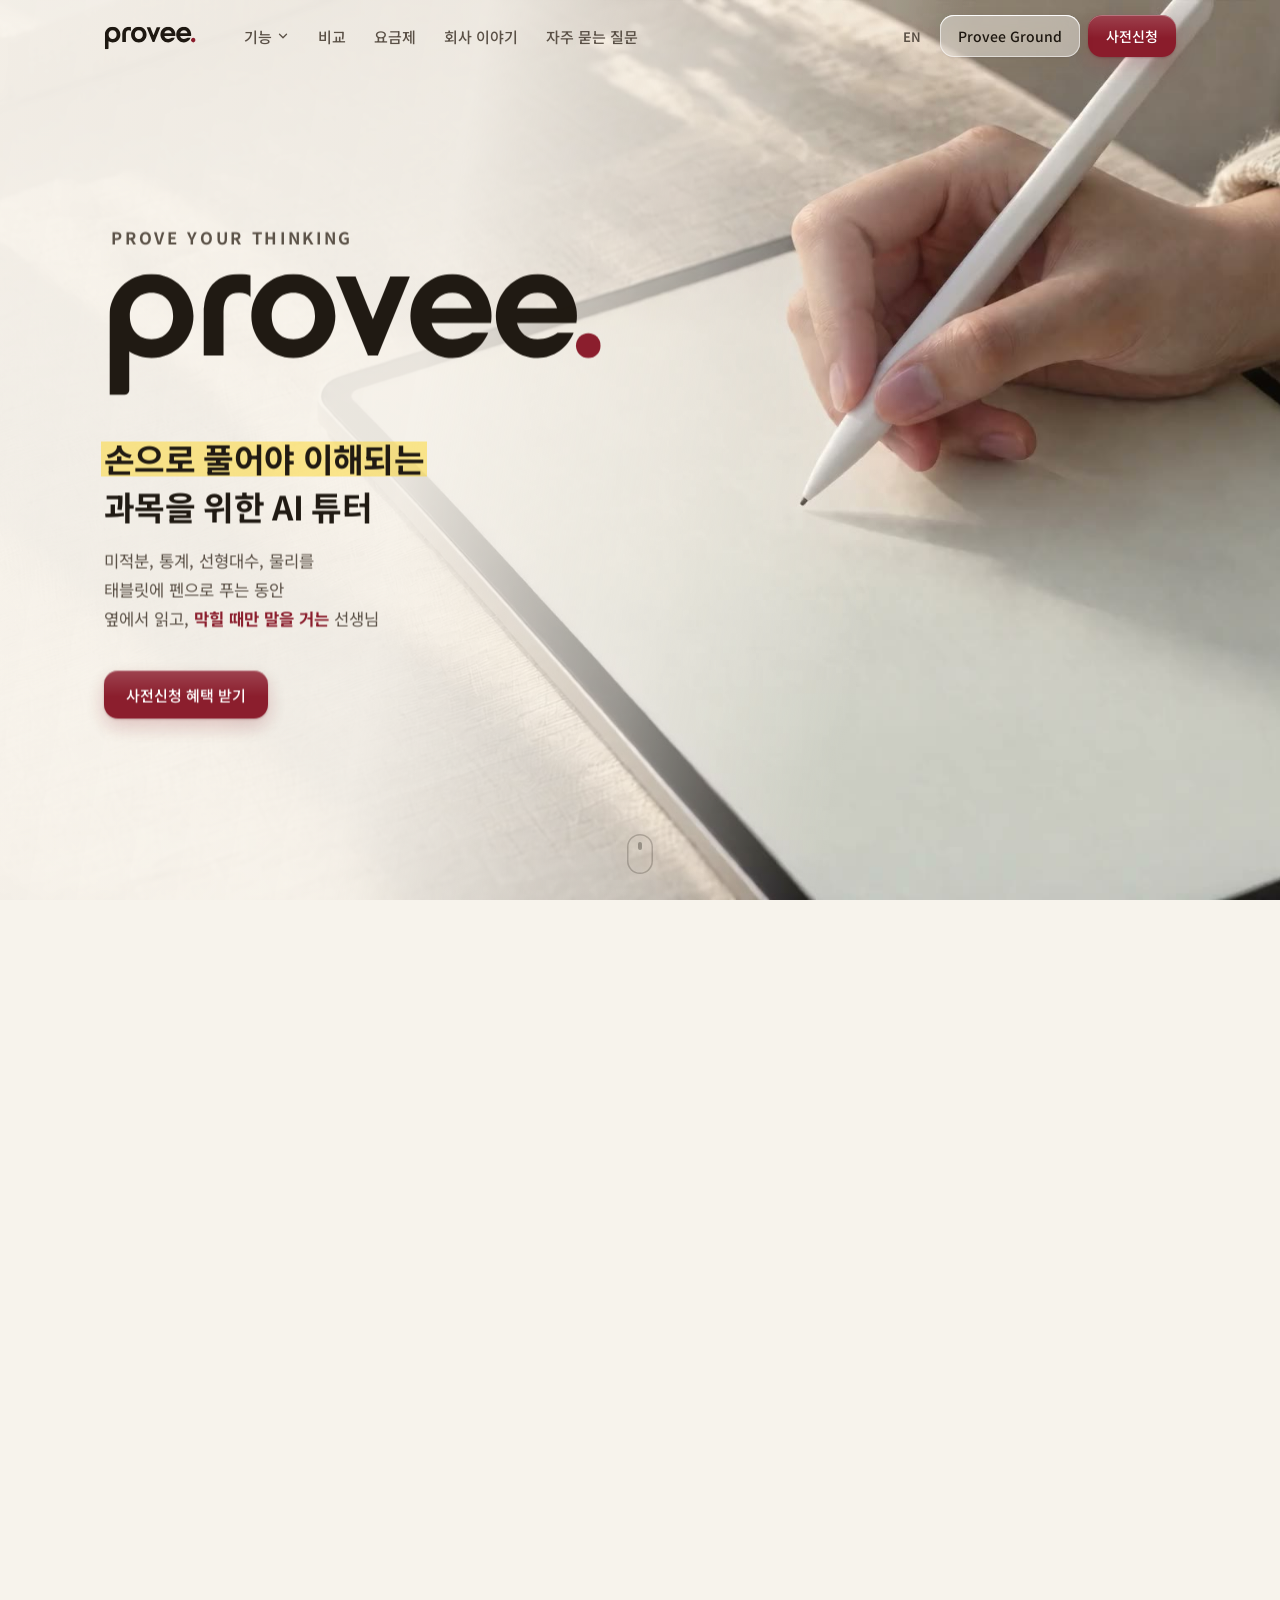
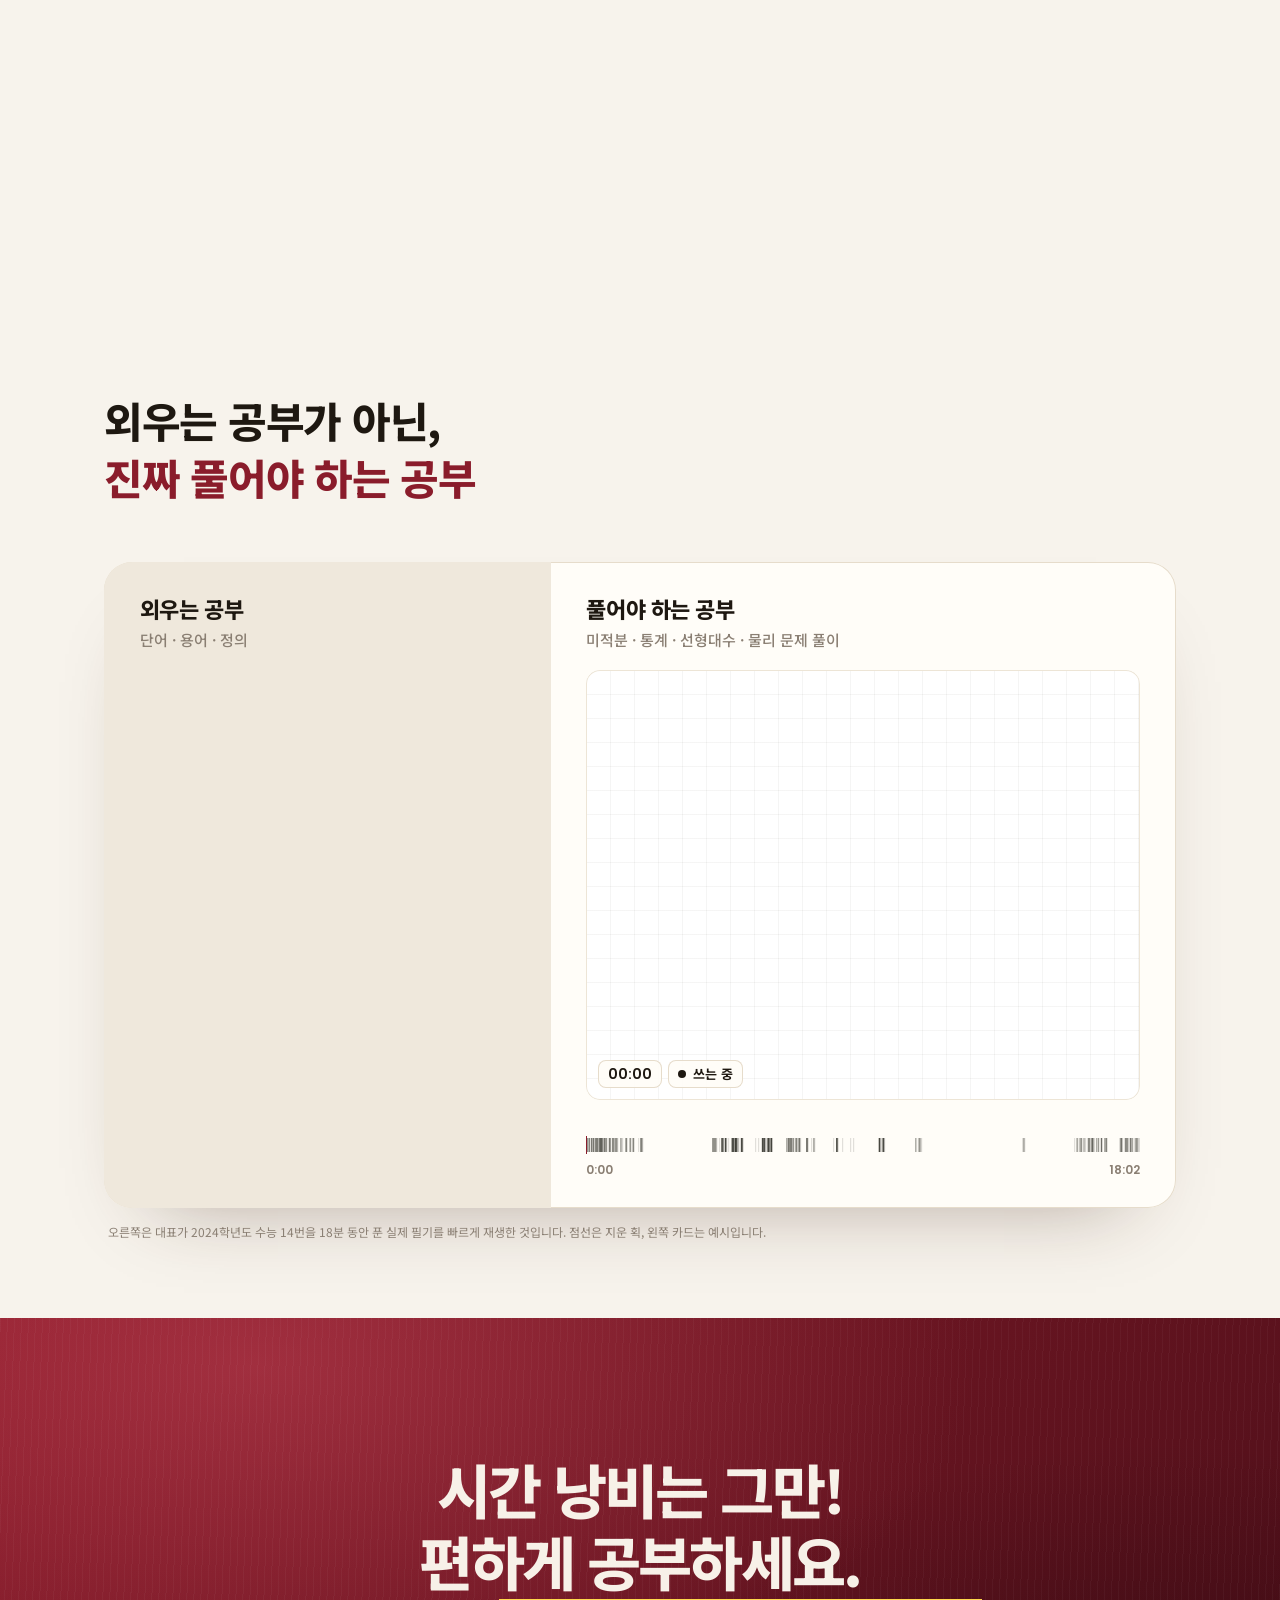
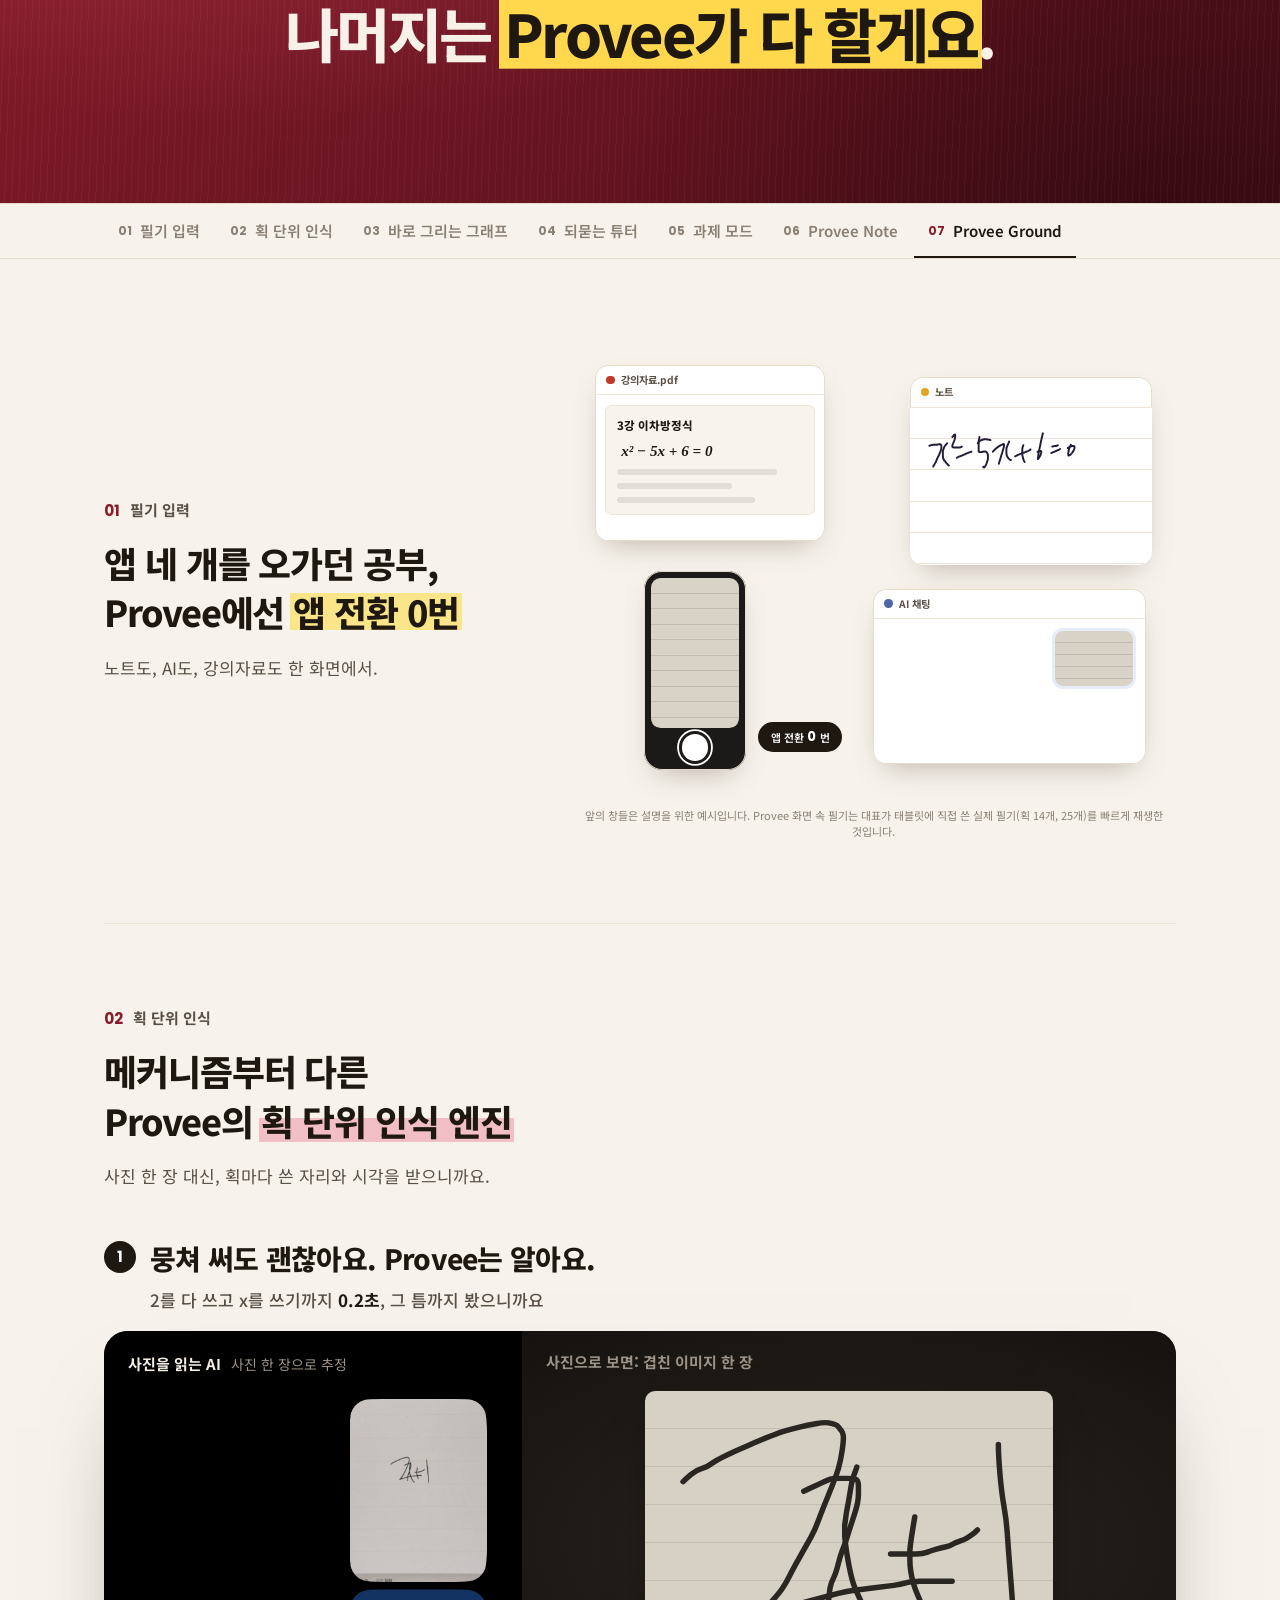
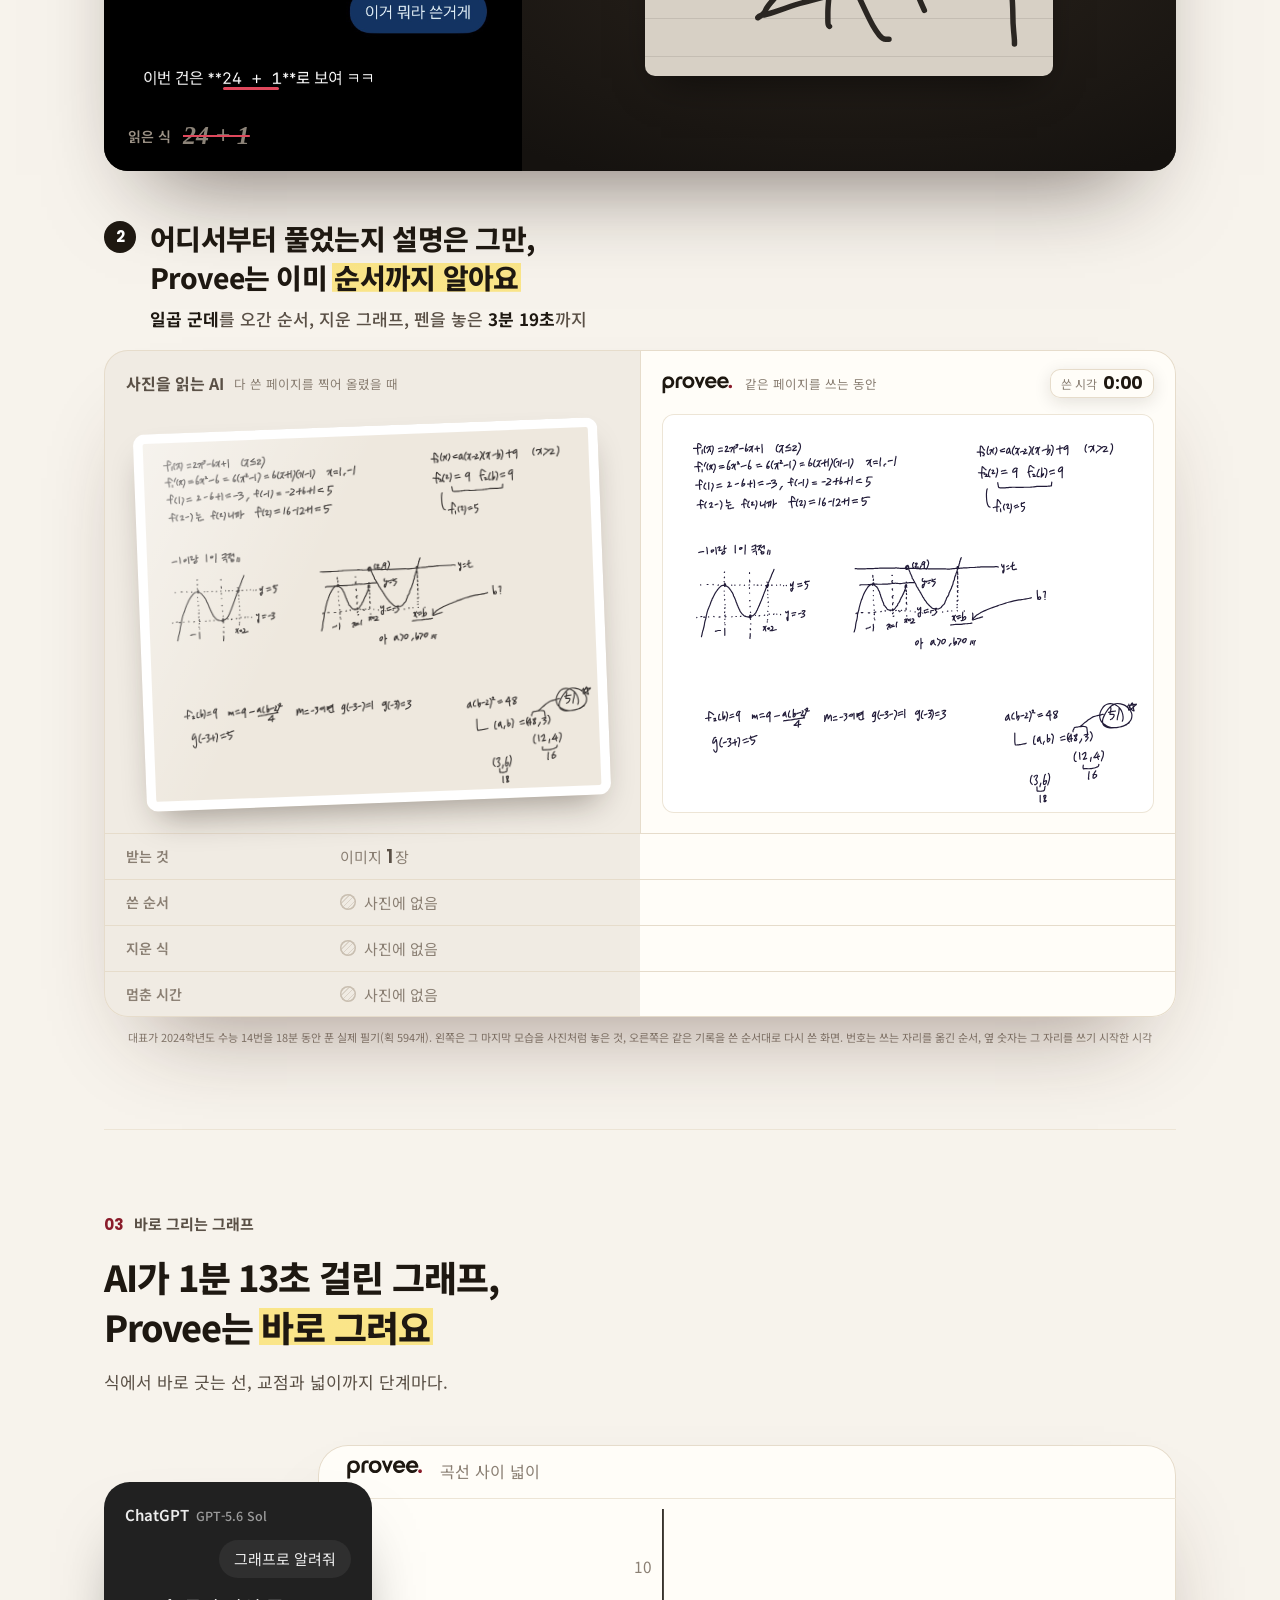
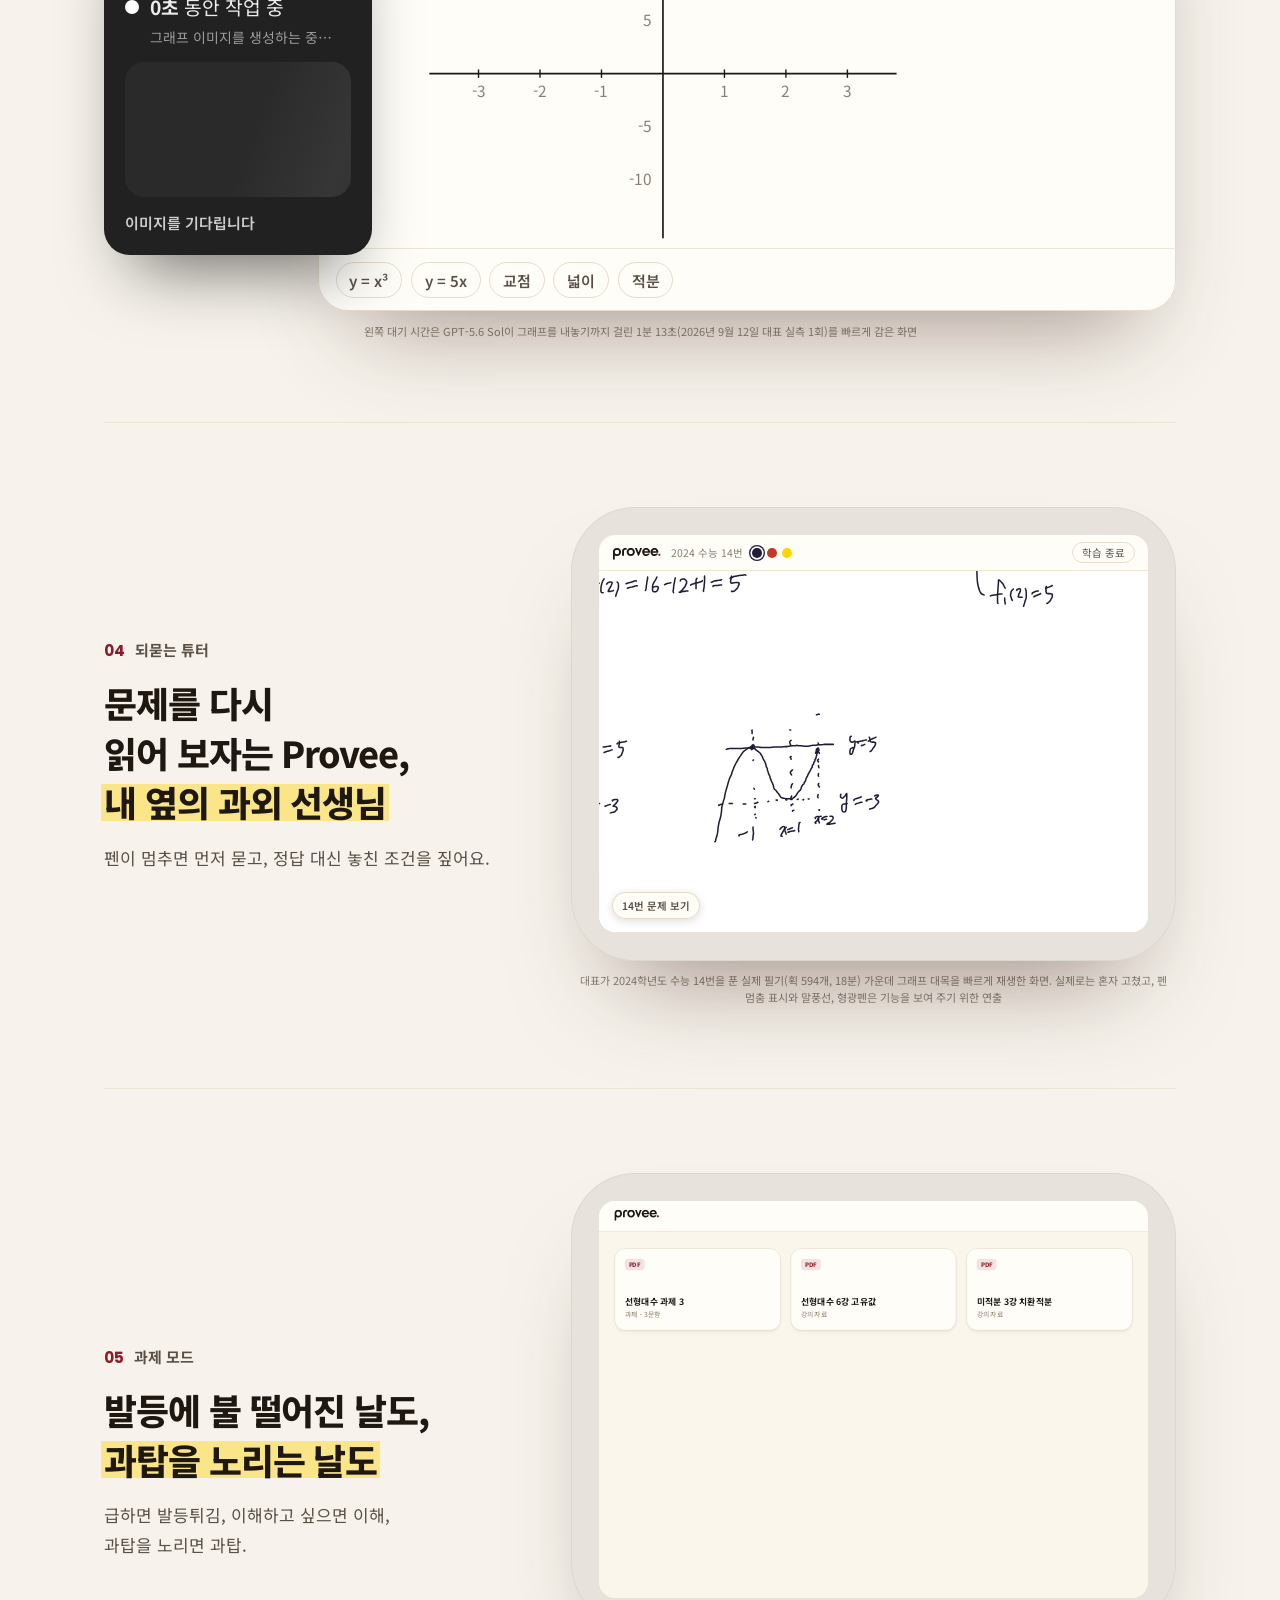
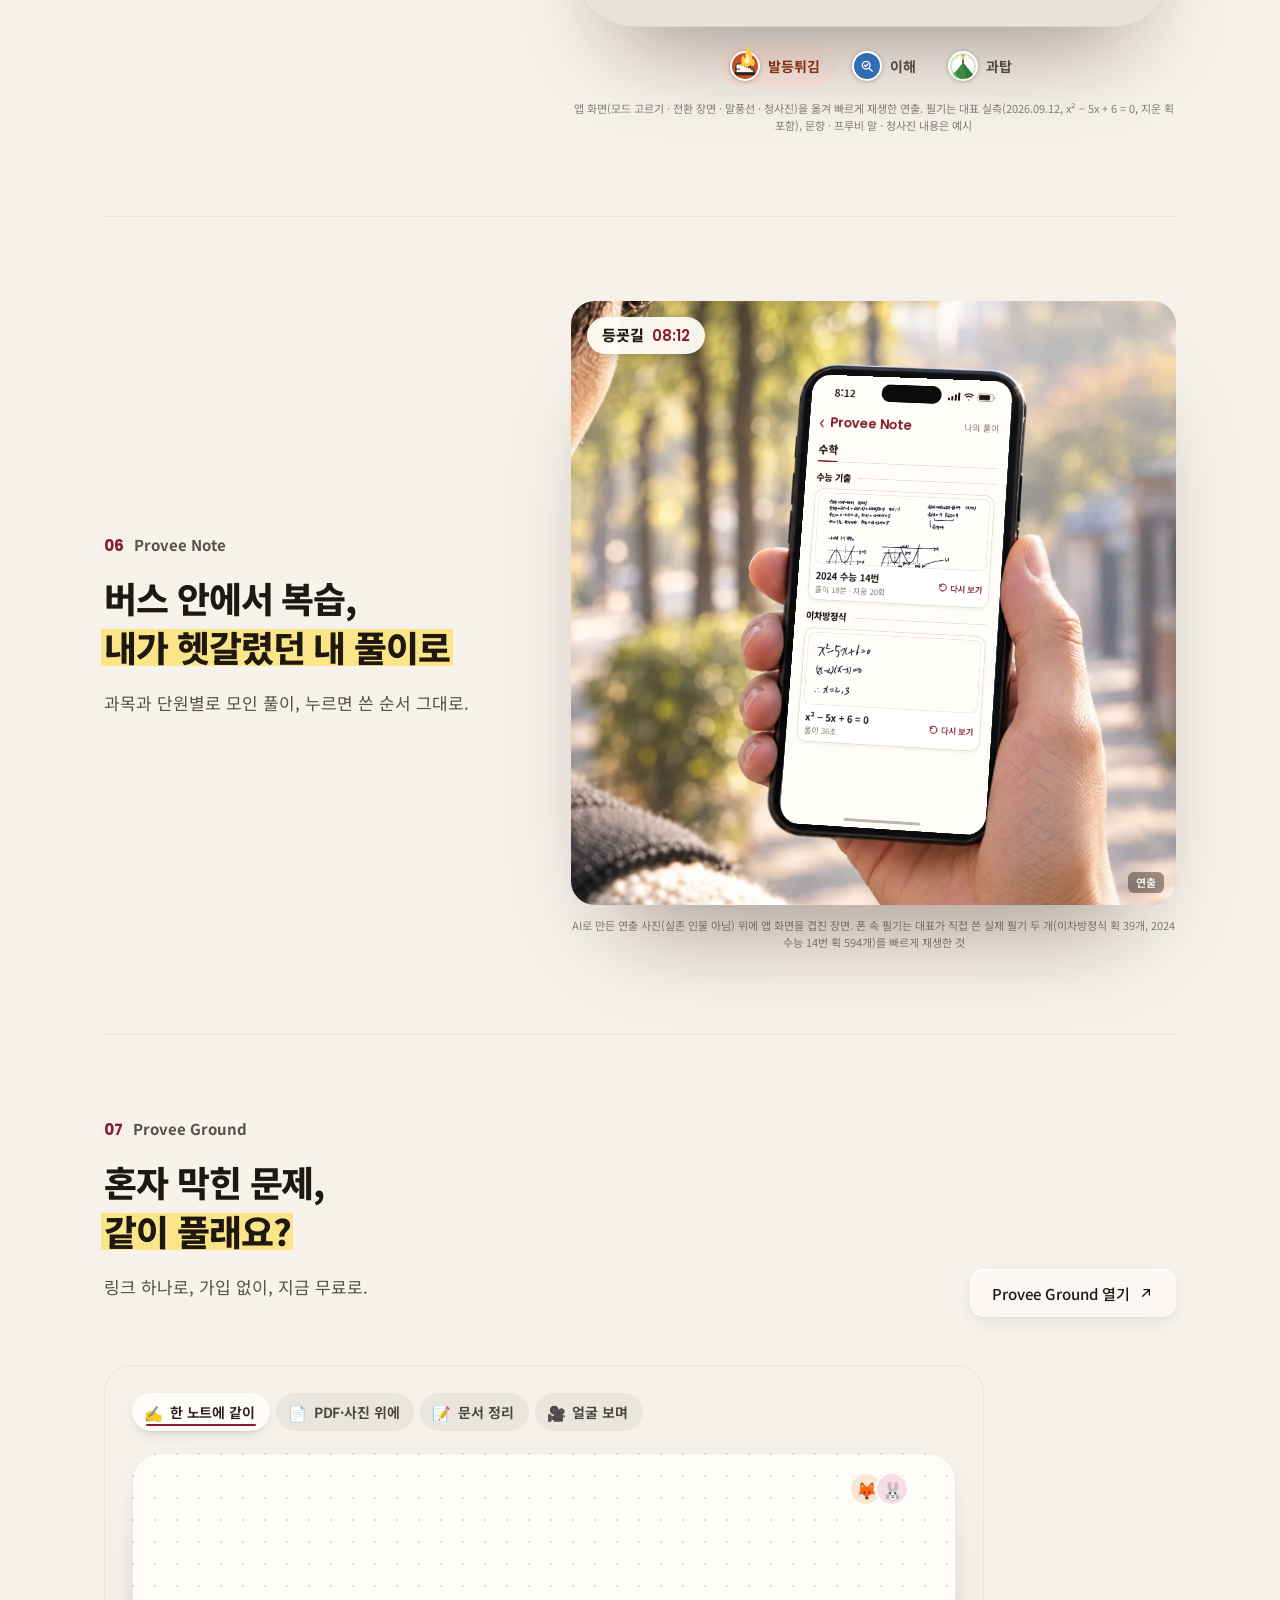
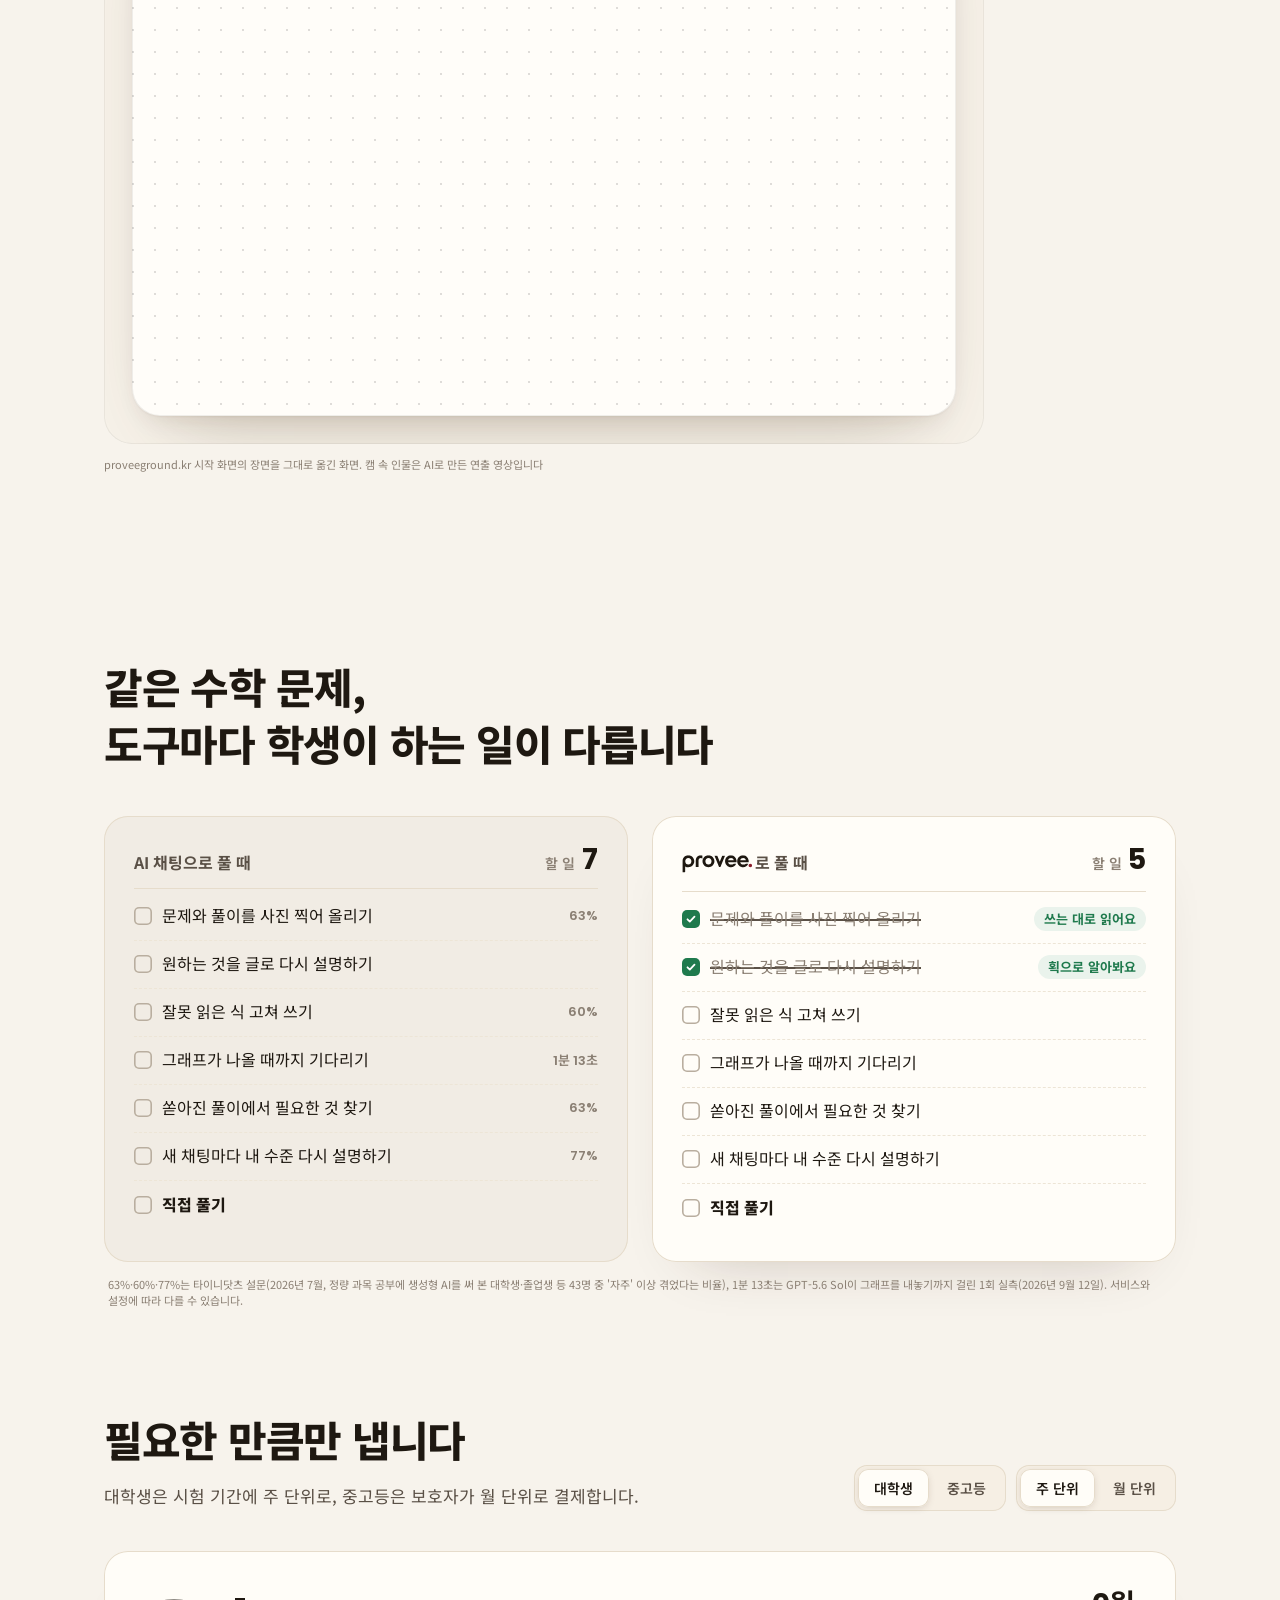
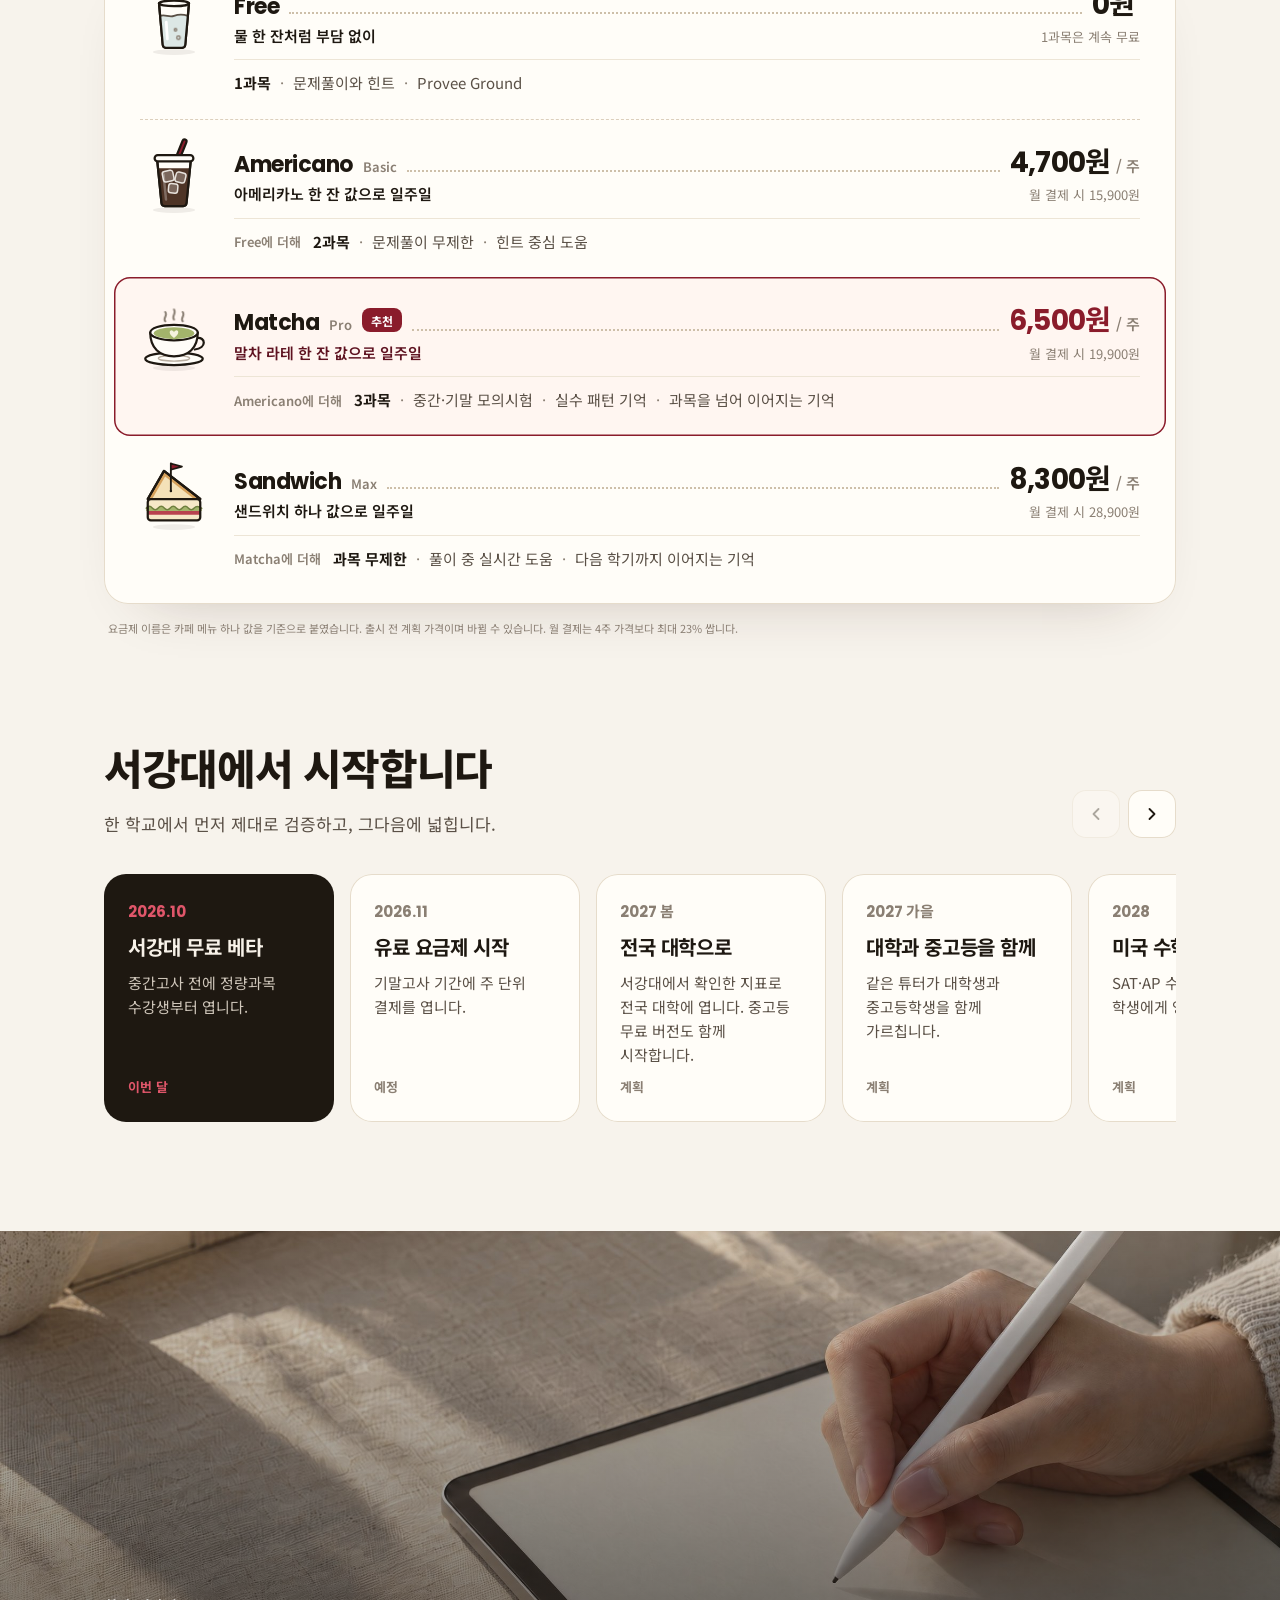
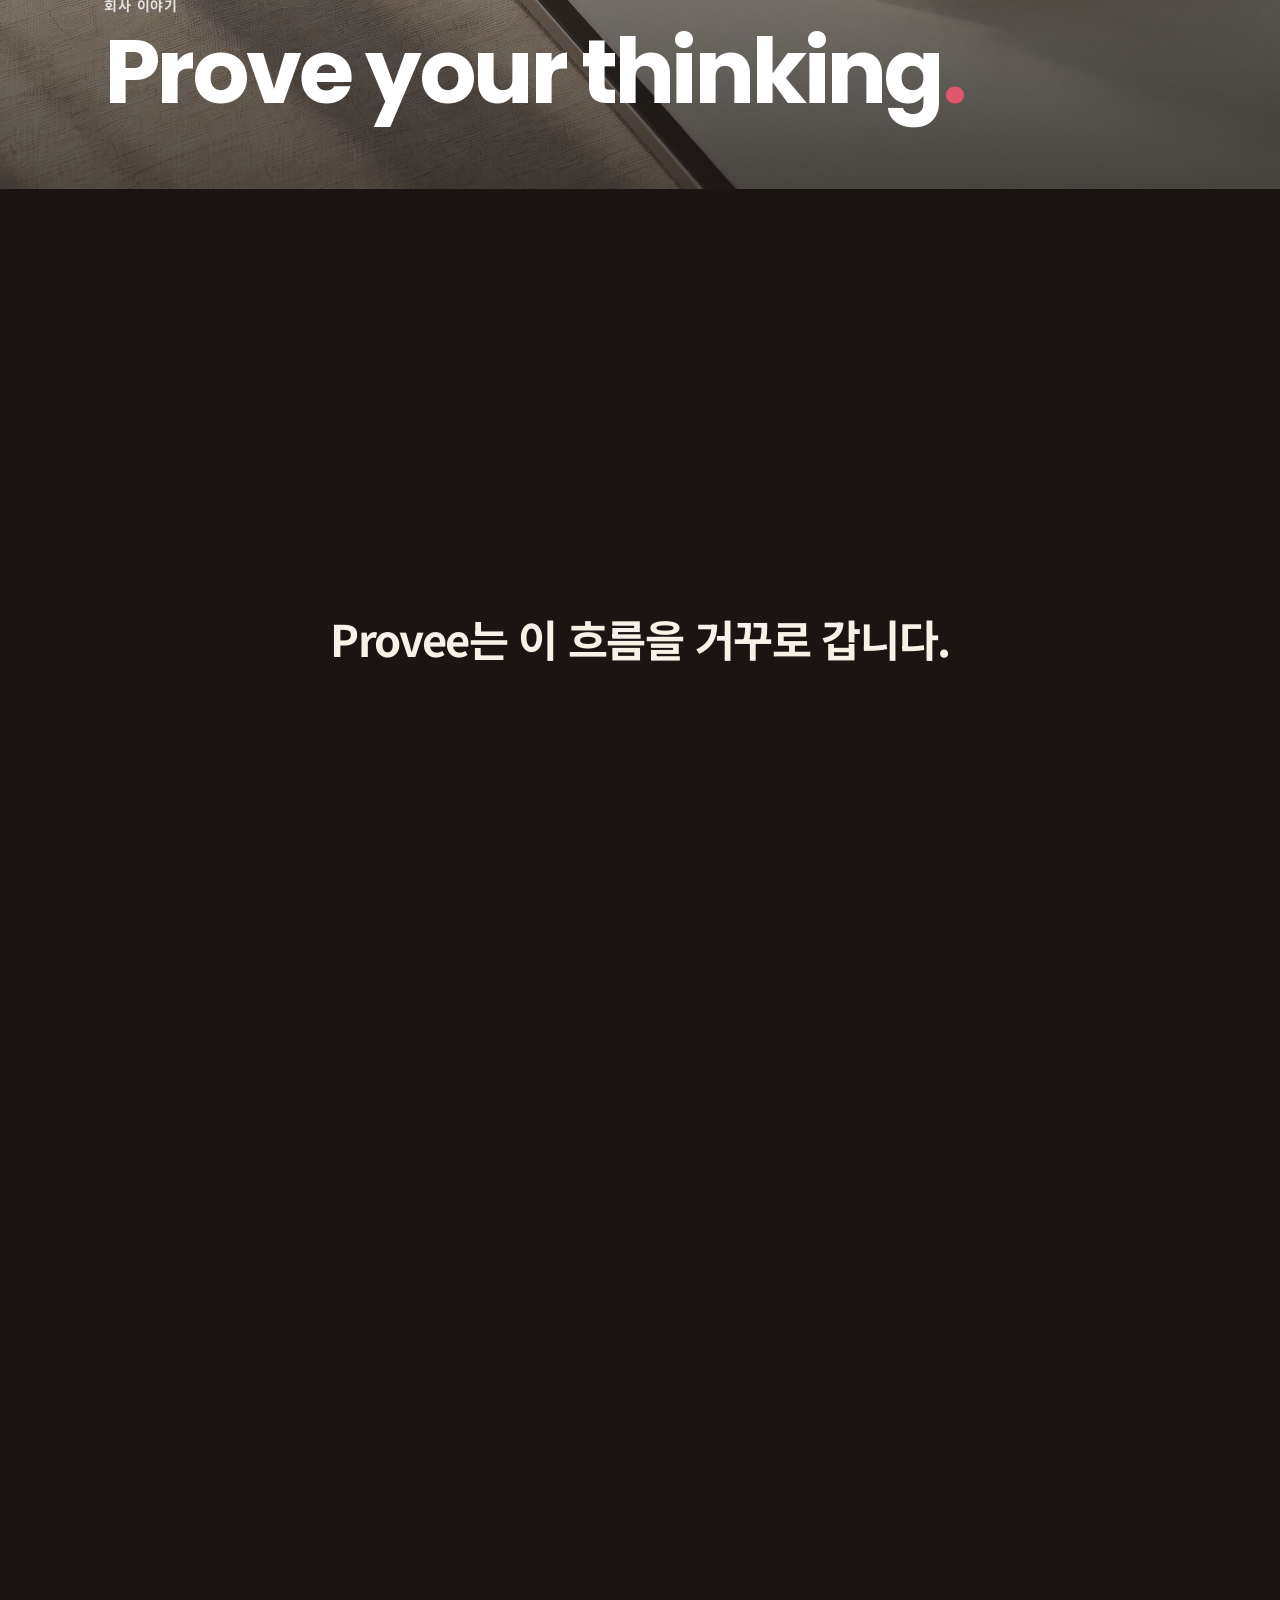
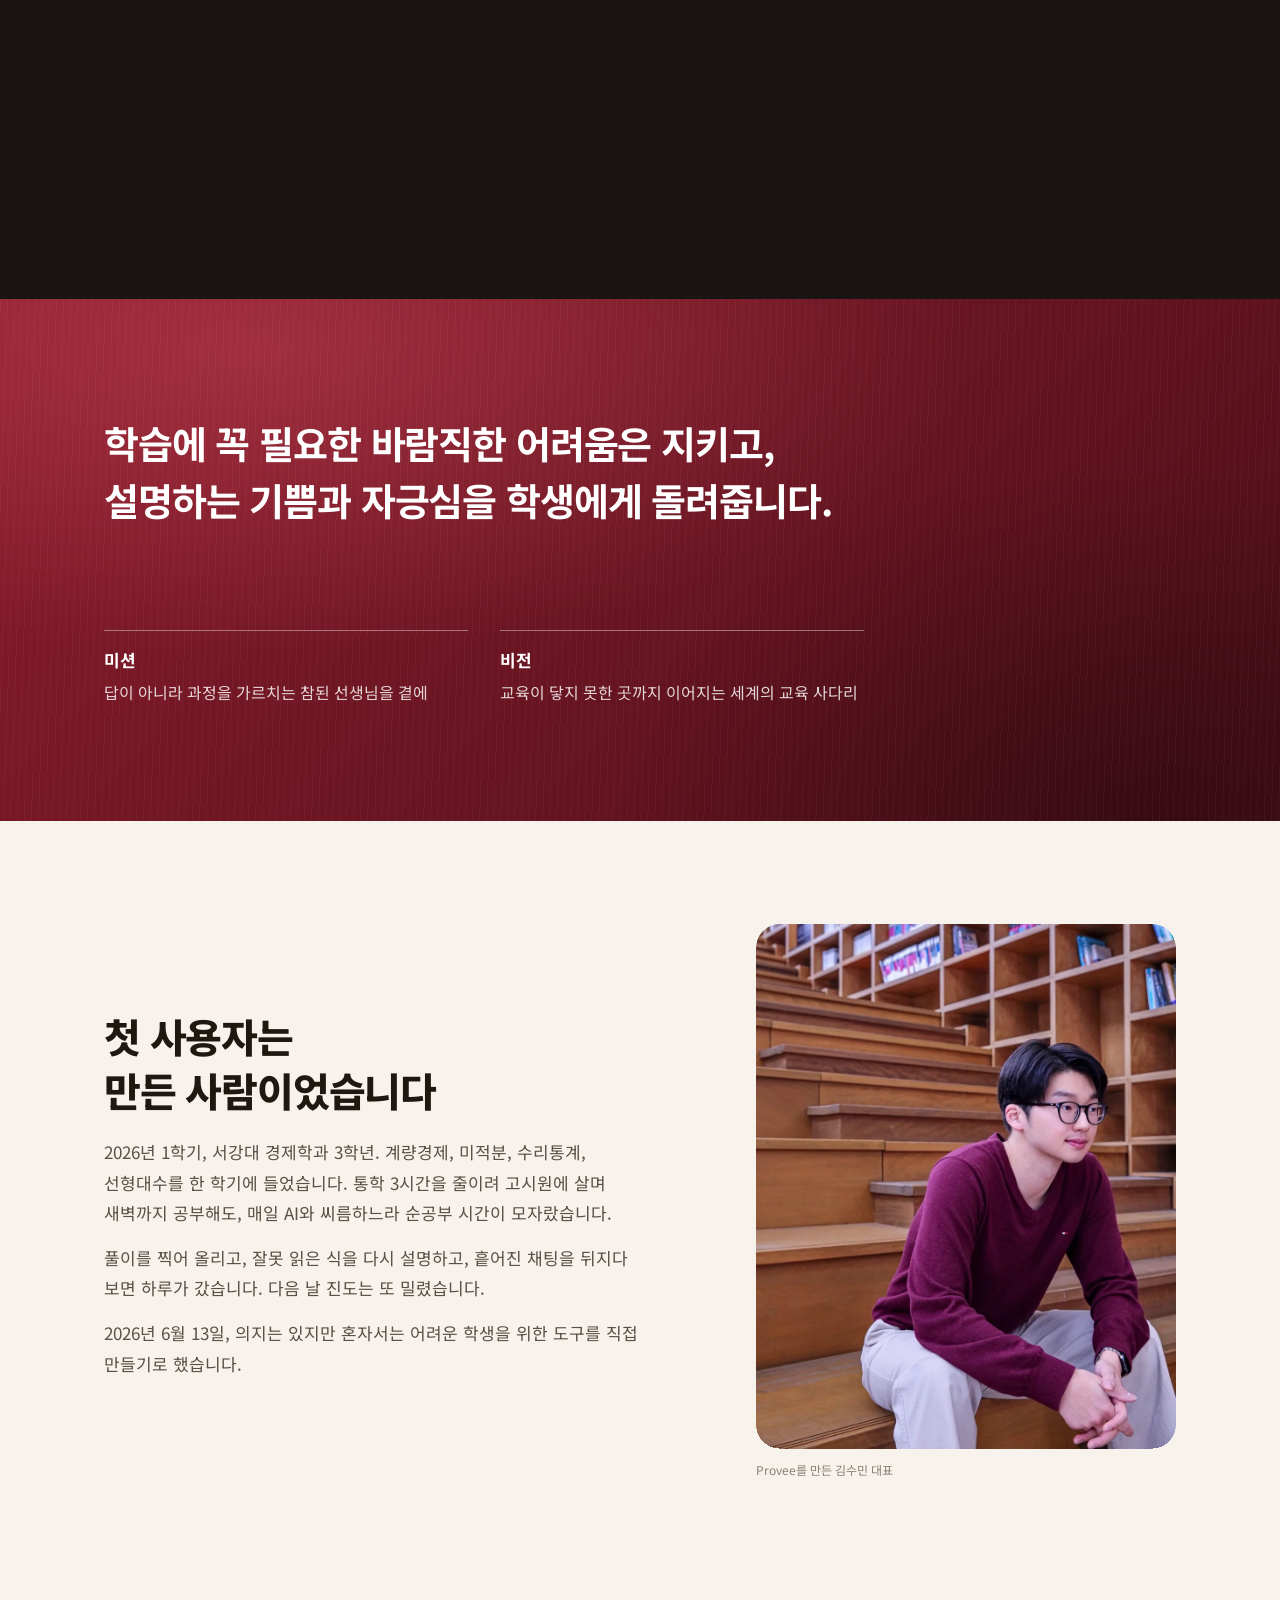
<file: index.html>
<!doctype html>
<html lang="ko">
<head>
<meta charset="utf-8">
<meta name="viewport" content="width=device-width, initial-scale=1, viewport-fit=cover">
<meta name="description" content="Provee(프루비) | 손으로 푸는 과정을 읽고, 답 대신 되물어 스스로 풀게 돕는 수학 AI 튜터">
<link rel="canonical" href="https://provee.kr/">
<meta name="naver-site-verification" content="380838b01038875e66f876c62305df5bd0bb6a5b">
<!-- 검색엔진·AI 답변용 정보. FAQ는 아래 #faq 화면 글과 똑같아야 한다(바꾸면 같이 바꾸기, 2026-10-19 SEO) -->
<script type="application/ld+json">{"@context": "https://schema.org", "@graph": [{"@type": "Organization", "@id": "https://provee.kr/#org", "name": "Provee", "alternateName": "프루비", "url": "https://provee.kr/", "logo": "https://provee.kr/assets/brand/apple-touch-icon.png", "sameAs": ["https://www.instagram.com/provee.kr/"]}, {"@type": "WebSite", "@id": "https://provee.kr/#site", "name": "Provee", "alternateName": "프루비", "url": "https://provee.kr/", "inLanguage": "ko-KR", "publisher": {"@id": "https://provee.kr/#org"}}, {"@type": "FAQPage", "@id": "https://provee.kr/#faq", "mainEntity": [{"@type": "Question", "name": "ChatGPT와 무엇이 다른가요?", "acceptedAnswer": {"@type": "Answer", "text": "ChatGPT도 사진 속 풀이를 읽고, 학습 모드에서는 답 대신 되묻기도 합니다. 차이는 무엇을 받느냐에 있습니다. Provee는 다 쓴 사진 한 장이 아니라 노트에 쓰는 획을 순서와 시각까지 받습니다. 그래서 풀이가 멈춘 자리에서 내가 쓴 식을 보고 막힌 곳에서만 먼저 묻고, 다 푼 뒤에는 Provee Note에서 쓴 순서 그대로 다시 볼 수 있습니다."}}, {"@type": "Question", "name": "언제부터 쓸 수 있나요?", "acceptedAnswer": {"@type": "Answer", "text": "2026년 10월, 서강대에서 무료 베타를 먼저 엽니다. 정량과목 수강생부터 시작해 2027년 봄에 전국 대학으로 넓힙니다."}}, {"@type": "Question", "name": "어떤 기기가 필요한가요?", "acceptedAnswer": {"@type": "Answer", "text": "펜으로 쓸 수 있는 태블릿이 가장 잘 맞습니다. 웹 브라우저에서 열리고, 앱도 함께 준비하고 있습니다."}}, {"@type": "Question", "name": "어떤 과목을 다루나요?", "acceptedAnswer": {"@type": "Answer", "text": "미적분, 통계, 선형대수, 계량경제, 물리처럼 손으로 풀며 배우는 과목입니다. 첫 학기는 서강대 정량과목에 맞춰 엽니다."}}, {"@type": "Question", "name": "답은 바로 알려 주지 않나요?", "acceptedAnswer": {"@type": "Answer", "text": "막힌 곳에서 먼저 되묻습니다. 그래도 어려우면 힌트를 한 단계씩 더 주고, 해설을 본 뒤에는 스스로 설명해 보게 합니다."}}, {"@type": "Question", "name": "내 필기 기록은 어디에 쓰이나요?", "acceptedAnswer": {"@type": "Answer", "text": "복습 재생과 막힌 곳을 찾는 데 씁니다. 자세한 처리 방식은 개인정보처리방침에 적어 두었습니다."}}, {"@type": "Question", "name": "Provee Ground는 무료인가요?", "acceptedAnswer": {"@type": "Answer", "text": "네. 링크 하나로 누구나 들어올 수 있습니다. 모두 나가면 방은 10분 뒤 사라지고 기록은 남지 않습니다."}}, {"@type": "Question", "name": "가격은 얼마인가요?", "acceptedAnswer": {"@type": "Answer", "text": "대학생은 1과목을 무료로 쓰고, 유료 요금제는 주 4,700원부터입니다."}}]}]}</script>
<meta property="og:type" content="website">
<meta property="og:url" content="https://provee.kr/">
<meta property="og:site_name" content="Provee">
<meta property="og:locale" content="ko_KR">
<meta property="og:title" content="Provee(프루비) | 손으로 풀어야 이해되는 과목을 위한 AI 튜터">
<meta property="og:description" content="미적분, 통계, 선형대수, 물리를 펜으로 푸는 동안 옆에서 읽고, 막힐 때만 말을 거는 선생님. 10월, 서강대에서 먼저 엽니다.">
<meta property="og:image" content="https://provee.kr/assets/brand/og-cover-3.jpg">
<meta property="og:image:width" content="1200">
<meta property="og:image:height" content="630">
<meta property="og:image:alt" content="태블릿에 펜으로 쓰는 손 옆에 Provee. 손으로 풀어야 이해되는 과목을 위한 AI 튜터">
<meta name="twitter:card" content="summary_large_image">
<link rel="icon" href="assets/brand/favicon-64.png" type="image/png">
<link rel="apple-touch-icon" href="assets/brand/apple-touch-icon.png">
<script src="i18n/en.js" defer></script>
<script>(function(){try{var q=location.search.match(/[?&]lang=(en|ko)\b/),h=document.documentElement,st;if(q?q[1]==="en":localStorage.getItem("provee.lang")==="en"){st=document.createElement("style");st.textContent="html.i18n-wait body{visibility:hidden}";document.head.appendChild(st);h.classList.add("i18n-wait");setTimeout(function(){h.classList.remove("i18n-wait")},1500)}}catch(e){}})()</script>
<title>Provee(프루비) | 손으로 푸는 과목을 위한 AI 튜터</title>
<link rel="preconnect" href="https://fonts.googleapis.com">
<link rel="preconnect" href="https://fonts.gstatic.com" crossorigin>
<link rel="stylesheet" href="https://fonts.googleapis.com/css2?family=Noto+Sans+KR:wght@400;500;600;700;800&family=Poppins:wght@600;700&family=Caveat:wght@600;700&display=swap">
<link rel="stylesheet" href="ground/ground.css">
<script src="ground/scenes.js" defer></script>
<style>
:root{
  --ivory:#F7F3EC; --paper:#FFFDF8; --card:#F6EFE4; --ink:#1E1811; --ink2:#5A5046; --ink3:#8A7F73; --line:#E6DCCB; --rule:#EDE5D6;
  --wine:#8A1C2B; --wine-d:#5E1220; --wine-s:#F3E4E4; --pen:#221C39; --blue:#2F4C66;
  --font:"Noto Sans KR","Apple SD Gothic Neo",system-ui,sans-serif; --brand:"Poppins","Noto Sans KR",sans-serif; --hand:"Caveat","Bradley Hand",cursive;
  --ease:cubic-bezier(.2,0,0,1); --gut:clamp(20px,5vw,64px); --max:1200px; --hdr:72px;
}
*{box-sizing:border-box}
[hidden]{display:none!important}
html{scroll-behavior:smooth;scroll-padding-top:136px}
body{margin:0;background:var(--ivory);color:var(--ink);font-family:var(--font);-webkit-font-smoothing:antialiased;word-break:keep-all;overflow-wrap:anywhere}
a{color:inherit;text-decoration:none}
button{font:inherit;color:inherit;border:0;background:none;cursor:pointer;padding:0}
:focus-visible{outline:2px solid var(--wine);outline-offset:3px;border-radius:8px}
.wm{font-family:var(--brand);font-weight:700;letter-spacing:-.05em}
.wm i{font-style:normal;color:var(--wine)}
.wrap{max-width:var(--max);margin:0 auto;padding-inline:var(--gut)}
.sec{padding-block:clamp(72px,8vw,108px)}
.sec-h{max-width:40em}
.sec-h h2{margin:0;font-size:clamp(28px,3.4vw,42px);line-height:1.35;font-weight:800;letter-spacing:-.03em}
.sec-h p{margin:14px 0 0;font-size:17px;line-height:1.7;color:var(--ink2)}
.sec-h.c{margin-inline:auto;text-align:center}

/* ---------- header + mega menu ---------- */
.hdr{position:fixed;top:0;left:0;right:0;z-index:50;padding-top:env(safe-area-inset-top,0px);transition:background .2s var(--ease),box-shadow .2s var(--ease)}
.hdr.solid{background:rgba(247,243,236,.94);backdrop-filter:blur(14px);box-shadow:0 1px 0 var(--line)}
.hdr-in{max-width:var(--max);margin:0 auto;padding-inline:var(--gut);height:var(--hdr);display:flex;align-items:center;gap:32px}
.hdr .wm{font-size:26px;color:var(--ink)}
.gnb{display:flex;gap:2px;list-style:none;margin:0;padding:0}
.gnb>li{position:relative}
.gnb a,.gnb-b{display:flex;align-items:center;gap:4px;height:40px;padding-inline:13px;border-radius:10px;font-size:15px;font-weight:500;color:var(--ink2);transition:background .16s,color .16s}
.gnb a:hover,.gnb-b:hover,.gnb-b[aria-expanded="true"]{background:rgba(30,24,17,.05);color:var(--ink)}
.gnb a[aria-current="true"]{color:var(--ink);font-weight:700}
.gnb-b svg{transition:transform .2s var(--ease)}
.gnb-b[aria-expanded="true"] svg{transform:rotate(180deg)}
.mega{position:absolute;top:calc(100% + 12px);left:-16px;width:600px;background:var(--paper);border-radius:20px;box-shadow:0 30px 70px -24px rgba(60,30,20,.38),inset 0 0 0 1px var(--line);padding:10px;display:grid;grid-template-columns:1fr 1fr;gap:2px;opacity:0;visibility:hidden;transform:translateY(-6px);transition:opacity .18s var(--ease),transform .24s var(--ease),visibility 0s .24s}
.mega.on{opacity:1;visibility:visible;transform:none;transition:opacity .18s var(--ease),transform .24s var(--ease)}
.mega a{display:grid;grid-template-columns:30px 1fr;column-gap:10px;row-gap:2px;align-content:start;height:auto;padding:14px;border-radius:14px}
.mega a:hover{background:var(--card)}
.mega .n{grid-row:span 2;font:700 13px/1.6 var(--brand);color:var(--wine)}
.mega b{font-size:15px;color:var(--ink);font-weight:700}
.mega span{font-size:13px;color:var(--ink3);line-height:1.5}
.mega a.alt{background:var(--card)}
.mega a.alt:hover{background:#F0E6D6}
.hdr-r{margin-left:auto;display:flex;gap:8px;align-items:center}
.btn{display:inline-flex;align-items:center;justify-content:center;gap:8px;height:48px;padding-inline:22px;border-radius:14px;font-weight:500;font-size:15px;white-space:nowrap;transition:background .16s var(--ease),transform .16s var(--ease),box-shadow .16s}
.btn:active{transform:scale(.98)}
/* 은은한 글래스: 윗면에 빛이 맺히고 부드러운 그림자, 흰 버튼은 뒤가 흐리게 비침 */
.btn-w{background:linear-gradient(180deg,rgba(255,255,255,.16),rgba(255,255,255,0) 55%),var(--wine);color:#fff;box-shadow:inset 0 1px 0 rgba(255,255,255,.28),0 1px 2px rgba(90,15,28,.25),0 8px 20px rgba(138,28,43,.22)}
.btn-w:hover{background:linear-gradient(180deg,rgba(255,255,255,.16),rgba(255,255,255,0) 55%),var(--wine-d)}
.btn-l{background:rgba(255,255,255,.42);-webkit-backdrop-filter:blur(14px) saturate(1.4);backdrop-filter:blur(14px) saturate(1.4);color:var(--ink);box-shadow:inset 0 1px 0 rgba(255,255,255,.9),inset 0 0 0 1px rgba(255,255,255,.55),0 1px 2px rgba(30,24,17,.06),0 6px 18px rgba(30,24,17,.07)}
.btn-l:hover{background:rgba(255,255,255,.6)}
.hdr .btn{height:42px;padding-inline:18px;font-size:14px}
.burger{display:none;width:44px;height:44px;border-radius:12px;place-items:center}
@media (max-width:1020px){.gnb,.hdr .btn-l{display:none}.burger{display:grid}.hdr .btn-w{height:38px;padding-inline:14px;font-size:13px;border-radius:12px}}
/* 폰: 햄버거 옆에 작게. 자리가 빠듯하면 간격부터 줄인다 */
@media (max-width:599px){.hdr .wm,.hdr-r>*{flex:none;white-space:nowrap}.hdr-in{gap:12px}.hdr-r{gap:4px}.hdr .btn-w{height:34px;padding-inline:11px;border-radius:10px}.hdr .burger{width:40px;height:40px}}
.drawer{position:fixed;inset:0;z-index:60;background:var(--ivory);padding:calc(env(safe-area-inset-top,0px) + 6px) var(--gut) 28px;display:flex;flex-direction:column;overflow-y:auto;transform:translateY(-100%);transition:transform .28s var(--ease);visibility:hidden}
.drawer.on{transform:none;visibility:visible}
.drawer-top{display:flex;justify-content:space-between;align-items:center;min-height:66px}
.drawer a.l,.drawer summary{display:flex;align-items:center;justify-content:space-between;font-size:22px;font-weight:700;padding:15px 0;border-bottom:1px solid var(--line);cursor:pointer;list-style:none}
.drawer summary::-webkit-details-marker{display:none}
.drawer summary svg{transition:transform .2s}
.drawer details[open] summary svg{transform:rotate(180deg)}
.drawer .sub{display:grid;padding:6px 0 10px}
.drawer .sub a{display:flex;gap:12px;padding:11px 0;font-size:17px;font-weight:600;color:var(--ink2)}
.drawer .sub a small{font:700 13px/1.8 var(--brand);color:var(--wine)}
.drawer .btn{margin-top:auto;flex:none}
.drawer .d-cta{display:grid;gap:8px;margin-top:28px}

/* ---------- hero ---------- */
.hero{position:relative;min-height:min(100svh,920px);display:flex;align-items:center;overflow:hidden;background:#EDE6DA}
.hero-bg{position:absolute;inset:0;background:url(img/hero-pen.jpg) 70% 50%/cover no-repeat;transform:scale(1.04);animation:heroIn 2.4s var(--ease) forwards}
@keyframes heroIn{to{transform:scale(1)}}
.hero::before{content:"";position:absolute;inset:0;z-index:1;background:linear-gradient(100deg,rgba(247,243,236,.97) 0%,rgba(247,243,236,.93) 34%,rgba(247,243,236,.55) 52%,rgba(247,243,236,0) 68%)}
.hero-in{position:relative;z-index:2;width:100%;max-width:var(--max);margin:0 auto;padding:120px var(--gut) 72px;--wmfs:clamp(72px,11vw,150px)}
.eyebrow{font-size:13px;font-weight:700;letter-spacing:.16em;color:var(--ink2)}
/* 윗글 P의 세로획을 큰 Provee의 P 세로획에 맞춤(글자 옆 여백 .06em 보정), 윗글 밑과 P 윗선 간격은 큰 글씨의 .152배 */
.hero .eyebrow{margin:0 0 0 calc(var(--wmfs)*.06 - .06em);line-height:1}
.hero .wm{display:block;font-size:var(--wmfs);line-height:.95;color:var(--ink);margin-top:calc(var(--wmfs)*.032)}
.hero h1{margin:28px 0 0;font-size:clamp(24px,2.6vw,34px);line-height:1.45;font-weight:700;color:var(--ink);letter-spacing:-.02em}
/* 형광펜: 첫 줄에 투명한 노랑이 왼쪽에서 오른쪽으로 그어짐 */
.hero-hl{color:inherit;background:linear-gradient(rgba(255,210,0,.42),rgba(255,210,0,.42)) 0 58%/0% 72% no-repeat;padding-inline:.08em;margin-inline:-.08em;border-radius:.12em;-webkit-box-decoration-break:clone;box-decoration-break:clone;animation:heroHl .7s cubic-bezier(.55,.1,.3,1) .6s forwards}
@keyframes heroHl{to{background-size:100% 72%}}
.hero p{margin:16px 0 0;font-size:clamp(15px,1.3vw,17px);line-height:1.75;color:var(--ink2);max-width:30em}
.hero p b{color:var(--wine)}
.hero .cta{display:flex;gap:10px;flex-wrap:wrap;margin-top:36px}
.hero .fade{opacity:0;transform:translateY(14px);animation:up .6s var(--ease) forwards}
@keyframes up{to{opacity:1;transform:none}}
@media (max-width:760px){
  .hero{align-items:flex-end;min-height:760px}
  .hero-bg{background-position:72% 30%}
  .hero::before{background:linear-gradient(180deg,rgba(247,243,236,0) 0%,rgba(247,243,236,.4) 30%,rgba(247,243,236,.95) 55%,rgba(247,243,236,1) 100%)}
}

/* ---------- features ---------- */
.feats{position:relative;background:var(--ivory)}
.feats-head{padding-top:clamp(96px,11vw,150px);padding-bottom:40px}
.ftabs{position:sticky;top:var(--hdr);z-index:20;background:rgba(247,243,236,.94);backdrop-filter:blur(14px);box-shadow:0 1px 0 var(--line),0 -1px 0 var(--line)}
.ftabs-in{max-width:var(--max);margin:0 auto;padding-inline:var(--gut);display:flex;gap:2px;overflow-x:auto;scrollbar-width:none}
.ftabs-in::-webkit-scrollbar{display:none}
.ftabs a{flex:none;display:flex;align-items:center;gap:8px;height:54px;padding-inline:14px;font-size:15px;font-weight:600;color:var(--ink3);box-shadow:inset 0 -2px 0 transparent;transition:color .2s,box-shadow .2s}
.ftabs a small{font:700 12px var(--brand);color:var(--ink3);transition:color .2s}
.ftabs a:hover{color:var(--ink2)}
.ftabs a[aria-current="true"]{color:var(--ink);box-shadow:inset 0 -2px 0 var(--ink)}
.ftabs a[aria-current="true"] small{color:var(--wine)}
.frow{display:grid;grid-template-columns:.8fr 1.2fr;gap:clamp(32px,5vw,72px);align-items:center;padding-block:clamp(56px,6.5vw,92px);border-bottom:1px solid var(--rule)}
.frow:last-child{border-bottom:0}
.frow.wide{grid-template-columns:1fr;gap:clamp(28px,4vw,48px)}
.frow.wide .f-copy{display:grid;grid-template-columns:1fr auto;column-gap:48px;align-items:end}
.frow.wide .f-copy>*{grid-column:1}
/* 기능 소개로 들어가기 전 전환: 본문 폭 와인 상자가 화면 가운데로 올라오며 양옆 끝까지 펼쳐지는 가로 띠가 되고, 큰 제목이 뜬다.
   화면에 붙잡아 두지 않고 그대로 지나간다(세로는 화면의 약 54%). 스크롤 위치만 따른다 */
.f-bk{position:relative;height:clamp(360px,54vh,560px)}
.f-bk-pin{position:relative;height:100%;overflow:hidden;display:grid;place-items:center}
.f-bk-p{position:absolute;inset:0;clip-path:inset(var(--by,6%) var(--bx,8vw) round var(--br,28px));will-change:clip-path;
  background:radial-gradient(1200px 600px at 20% 10%,rgba(224,86,106,.35),transparent 60%),radial-gradient(900px 600px at 90% 100%,rgba(40,8,14,.6),transparent 60%),linear-gradient(135deg,#8A1C2B,#4A0E18)}
.f-bk-p::before{content:"";position:absolute;inset:0;background:repeating-linear-gradient(92deg,rgba(255,255,255,.035) 0 1px,transparent 1px 7px)}
.f-bk-c{position:relative;width:100%;max-width:var(--max);padding:0 var(--gut);display:grid;gap:22px;justify-items:center;text-align:center;color:#F7F1E8;opacity:var(--bt,0);transform:translateY(calc((1 - var(--bt,0))*28px))}
.f-bk h2{margin:0;font-size:clamp(32px,4.6vw,66px);line-height:1.22;font-weight:800;letter-spacing:-.045em;text-wrap:balance}
.f-bk .f-hl{color:inherit;background:linear-gradient(#FFD84D,#FFD84D) 0 60%/0% 82% no-repeat;transition:background-size .7s var(--ease),color .3s var(--ease) .15s}
.f-bk .f-hl.on{background-size:100% 82%;color:var(--ink)}
@media (prefers-reduced-motion:reduce){.f-bk-p{clip-path:none}.f-bk-c{opacity:1;transform:none}}
.f-nw{white-space:nowrap}
.frow.wide .f-copy .f-side{grid-column:2;grid-row:1/span 4;align-self:end;display:grid;gap:12px;justify-items:end}
.f-copy{display:flex;flex-direction:column;gap:16px;opacity:0;transform:translateY(16px);transition:opacity .45s var(--ease),transform .5s var(--ease)}
.f-vis{min-width:0;opacity:0;transform:translateY(24px) scale(.98);transition:opacity .5s var(--ease) .06s,transform .55s var(--ease) .06s}
.frow.in .f-copy,.frow.in .f-vis{opacity:1;transform:none}
.f-hl{color:inherit;background:linear-gradient(rgba(255,210,0,.42),rgba(255,210,0,.42)) 0 58%/0% 72% no-repeat;padding-inline:.08em;margin-inline:-.08em;border-radius:.12em;-webkit-box-decoration-break:clone;box-decoration-break:clone;transition:background-size .7s cubic-bezier(.55,.1,.3,1) .45s}
.f-hl.on{background-size:100% 72%}
/* 02 제목의 엔진 이름: 아래 장점 문장들의 노란 형광펜과 구분되게 분홍 띠. 글자 폭만큼 가로로 꽉 차고 세로는 아래쪽 낮은 띠, 화면에 들어오면 왼쪽부터 칠해진다 */
.f-ul{white-space:nowrap;padding-inline:.06em;margin-inline:-.06em;background:linear-gradient(rgba(232,112,138,.4),rgba(232,112,138,.4)) 0 88%/0% 46% no-repeat;-webkit-box-decoration-break:clone;box-decoration-break:clone;transition:background-size .7s var(--ease) .1s}
.f-ul.on{background-size:100% 46%}
html[lang="en"] .f-ul{white-space:normal}
.fk{display:flex;align-items:baseline;gap:10px;font-size:15px;font-weight:700;color:var(--ink2)}
.fk b{font:700 15px var(--brand);color:var(--wine)}
.f-copy h3{margin:0;font-size:clamp(26px,2.8vw,36px);line-height:1.38;font-weight:800;letter-spacing:-.03em}
.f-copy p{margin:0;font-size:17px;line-height:1.75;color:var(--ink2);max-width:30em}
.fstat{display:flex;align-items:center;gap:14px;margin-top:6px;padding-top:18px;border-top:1px solid var(--line);max-width:30em}
.fstat>b{flex:none;font:700 32px/1 var(--brand);letter-spacing:-.03em;color:var(--ink)}
.fstat>span{font-size:14px;line-height:1.55;color:var(--ink2)}
@media (max-width:900px){.frow,.frow.wide{grid-template-columns:1fr;gap:32px}.frow.wide .f-copy{display:flex;align-items:stretch}.frow.wide .f-copy .f-side{justify-items:start}}

/* tooltip */
.tip{position:relative;display:inline-grid;place-items:center;flex:none;width:22px;height:22px;border-radius:50%;box-shadow:inset 0 0 0 1.5px #B8AD9F;color:var(--ink3);font:700 12px/1 var(--brand);cursor:help;vertical-align:middle}
.tip::after{content:attr(data-tip);display:none;position:absolute;z-index:30;bottom:calc(100% + 10px);left:-10px;width:max-content;max-width:min(300px,calc(100vw - 64px));background:var(--ink);color:#F7F1E8;font:500 13px/1.6 var(--font);letter-spacing:0;text-align:left;padding:10px 12px;border-radius:10px;box-shadow:0 12px 30px -10px rgba(0,0,0,.45);white-space:normal;animation:tipIn .18s var(--ease)}
.tip:hover::after,.tip:focus-visible::after,.tip.on::after{display:block}
@keyframes tipIn{from{opacity:0;transform:translateY(4px)}}

/* segmented control */
.seg{display:inline-flex;gap:2px;padding:4px;border-radius:13px;background:var(--card);box-shadow:inset 0 0 0 1px var(--line)}
.seg button{height:38px;padding-inline:16px;border-radius:10px;font-size:14px;font-weight:600;color:var(--ink2);transition:background .2s,color .2s,box-shadow .2s}
.seg button[aria-selected="true"]{background:var(--paper);color:var(--ink);box-shadow:0 2px 8px -3px rgba(60,30,20,.25),inset 0 0 0 1px var(--line)}

/* ---------- scene common ---------- */
.dev{container-type:inline-size;position:relative;width:100%;aspect-ratio:4/3;background:#E7E3DC;border-radius:5cqw;padding:2.2cqw;box-shadow:0 60px 100px -50px rgba(60,30,20,.5),inset 0 0 0 1px rgba(0,0,0,.05)}
.scr{position:relative;height:100%;border-radius:3cqw;overflow:hidden;background:var(--paper);display:flex;flex-direction:column}
.bar{flex:none;display:flex;align-items:center;gap:1.6cqw;height:6.6cqw;padding-inline:2.4cqw;border-bottom:1px solid var(--rule);font-size:1.9cqw;color:var(--ink3)}
.bar .wm{font-size:2.5cqw;color:var(--ink)}
.bar .end{margin-left:auto;border:1px solid var(--line);border-radius:99px;padding:.4cqw 1.6cqw;color:var(--ink2)}
.dots{display:flex;gap:.9cqw}.dots i{width:1.8cqw;height:1.8cqw;border-radius:50%;display:block}
/* 04 상황 설명: 위로 볼록한 곡선을 그린 순간 필기 위쪽 가운데에 떴다가, 튜터가 말을 걸면 사라진다 */
.sit{position:absolute;left:50%;top:8.2cqw;z-index:3;max-width:88%;margin:0;padding:1.2cqw 2.4cqw;border-radius:99px;background:var(--ink);color:#fff;font-size:2.1cqw;font-weight:600;line-height:1.4;text-align:center;white-space:nowrap;box-shadow:0 1.2cqw 3.6cqw -1cqw rgba(30,24,17,.45);opacity:0;transform:translate(-50%,-1.4cqw);transition:opacity .25s var(--ease),transform .35s var(--ease);pointer-events:none}
.sit.on{opacity:1;transform:translate(-50%,0)}
.scap{margin:12px 0 0;font-size:11px;line-height:1.5;color:var(--ink3);text-align:center}
.nb{position:absolute;left:0;right:0;bottom:0;top:6.6cqw;background:#fff}
.nb.lined{background:#fff repeating-linear-gradient(to bottom,transparent 0 6.4cqw,var(--rule) 6.4cqw calc(6.4cqw + 1px))}
.nb canvas{position:absolute;inset:0;width:100%;height:100%}
.pop{position:absolute;right:2.6cqw;bottom:2.6cqw;width:42%;background:var(--card);border-radius:3cqw;box-shadow:0 3cqw 6cqw -2cqw rgba(60,30,20,.4);padding:2.4cqw;display:grid;gap:1.6cqw;opacity:0;transform:translateY(2cqw);transition:opacity .22s var(--ease),transform .3s cubic-bezier(.2,0,0,1.2)}
.pop.on{opacity:1;transform:none}
.pop .who{display:flex;align-items:center;gap:1.2cqw;font-size:1.9cqw;font-weight:700;color:var(--wine)}
.pop .who b{width:3.6cqw;height:3.6cqw;border-radius:50%;background:var(--wine);color:#fff;display:grid;place-items:center;font:700 1.8cqw/1 var(--brand)}
.pop p{margin:0;font-size:2.3cqw;line-height:1.55;font-weight:600;color:var(--ink)}
.pop .btns{display:flex;justify-content:flex-end;gap:1cqw;flex-wrap:wrap}
.pop .btns span{border:.25cqw solid var(--wine);color:var(--wine);background:var(--paper);border-radius:99px;padding:.8cqw 2cqw;font-size:1.9cqw;font-weight:700;transition:all .2s var(--ease);position:relative}
.pop .btns span.tap{background:var(--wine);color:#fff}
.tapdot{position:absolute;width:7cqw;height:7cqw;border-radius:50%;background:rgba(30,24,17,.18);transform:scale(.3);opacity:0;pointer-events:none}
.tapdot.on{animation:tap .4s var(--ease)}
@keyframes tap{0%{opacity:1;transform:scale(.3)}100%{opacity:0;transform:scale(1.2)}}

/* 01 input: 강의자료·노트·카메라·AI 채팅 창 사이를 오가다(왔다 갔다), Provee 한 화면으로 합쳐진다. 좌표는 무대 너비 기준(cqw, 무대 100×75) */
.hop{container-type:inline-size;position:relative;width:100%;aspect-ratio:4/3}
.hop.rs *,.cin.rs *{transition:none!important}
.hop-sc{position:absolute;inset:0;transition:opacity .45s var(--ease) .3s}
.hop.mg .hop-sc{opacity:0}
.hop-tr{position:absolute;inset:0;width:100%;height:100%;overflow:visible;pointer-events:none;z-index:3}
.hop-tr path{fill:none;stroke:var(--wine);stroke-width:.32;stroke-linecap:round;opacity:.5;stroke-dasharray:1;stroke-dashoffset:1;transition:stroke-dashoffset .3s var(--ease)}
.hop-tr path.on{stroke-dashoffset:0}
.hop-tr circle{fill:var(--wine)}
.hw{position:absolute;display:flex;flex-direction:column;background:#fff;border-radius:2.2cqw;overflow:hidden;box-shadow:0 2cqw 5cqw -2cqw rgba(60,30,20,.35),inset 0 0 0 1px var(--line);transform-origin:0 0;transition:transform .7s cubic-bezier(.6,0,.2,1),opacity .45s var(--ease) .25s,box-shadow .18s}
.hw.act{box-shadow:0 2.4cqw 6cqw -2cqw rgba(60,30,20,.45),0 0 0 .45cqw var(--wine)}
.hw-t{flex:none;display:flex;align-items:center;gap:1cqw;height:5cqw;padding-inline:1.8cqw;border-bottom:1px solid var(--rule);font-size:max(1.7cqw,10px);font-weight:700;color:var(--ink2);white-space:nowrap}
.hw-t i{flex:none;width:1.4cqw;height:1.4cqw;border-radius:50%;background:var(--c)}
.hw-b{position:relative;flex:1;min-height:0}
.hw-pdf{left:4cqw;top:4cqw;width:38cqw;height:29cqw;--c:#C0392B}
.hw-nt{left:56cqw;top:6cqw;width:40cqw;height:31cqw;--c:#E0A526}
.hw-nt .hw-b{background:#fff repeating-linear-gradient(to bottom,transparent 0 5cqw,var(--rule) 5cqw calc(5cqw + 1px))}
.hw-b canvas{position:absolute;inset:0;width:100%;height:100%}
.hw-cam{left:12cqw;top:38cqw;width:17cqw;height:33cqw;border-radius:3cqw;background:#1C1A18;padding:1.2cqw;transform-origin:50% 50%}
.cam-v{position:absolute;inset:1.2cqw 1.2cqw 7cqw;border-radius:1.6cqw;background:#D9D2C6 repeating-linear-gradient(to bottom,transparent 0 2.4cqw,rgba(30,24,17,.12) 2.4cqw calc(2.4cqw + 1px))}
.cam-s{position:absolute;left:50%;bottom:1.6cqw;width:4.4cqw;height:4.4cqw;margin-left:-2.2cqw;border-radius:50%;background:#fff;box-shadow:0 0 0 .5cqw #1C1A18,0 0 0 .8cqw #fff}
.cam-f{position:absolute;inset:0;background:#fff;opacity:0}
.hw-cam.snap .cam-f{animation:hopfl .4s ease-out}
@keyframes hopfl{0%{opacity:.95}100%{opacity:0}}
.hw-ai{left:50cqw;top:41cqw;width:45cqw;height:29cqw;--c:#4E66A6}
.ch-u{position:absolute;right:2cqw;top:2cqw;width:13cqw;height:9cqw;border-radius:1.4cqw;background:#D9D2C6 repeating-linear-gradient(to bottom,transparent 0 1.8cqw,rgba(30,24,17,.12) 1.8cqw calc(1.8cqw + 1px));box-shadow:0 0 0 .5cqw #E6ECF8}
.ch-a{position:absolute;left:2cqw;right:2cqw;top:13.5cqw;display:grid;gap:1cqw}
.ch-d{display:inline-flex;gap:.6cqw;opacity:0}
.ch-d i{width:1.2cqw;height:1.2cqw;border-radius:50%;background:#9AAAD0;animation:sjdt 1s ease-in-out infinite}
.ch-d i:nth-child(2){animation-delay:.15s}.ch-d i:nth-child(3){animation-delay:.3s}
.hw-ai.typing .ch-d{opacity:1}
.ch-l{height:1.2cqw;border-radius:.6cqw;background:rgba(30,24,17,.12);width:var(--w);transform:scaleX(0);transform-origin:left;transition:transform .3s var(--ease)}
.hw-ai.ans .ch-l{transform:none}.hw-ai.ans .ch-d{display:none}
.sl{display:grid;align-content:start;gap:1.3cqw;margin:1.6cqw;padding:2cqw;border-radius:1.2cqw;background:#F7F4EE;box-shadow:inset 0 0 0 1px var(--rule)}
.sl b{font-size:max(1.9cqw,10px);font-weight:800}
.sl .fx{justify-self:start;font:italic 600 max(2.5cqw,11px)/1.25 "Times New Roman",Georgia,serif;color:var(--ink);padding:.1cqw .7cqw;border-radius:.6cqw;background:linear-gradient(rgba(138,28,43,.2),rgba(138,28,43,.2)) 0 0/0% 100% no-repeat;transition:background-size .5s var(--ease)}
.sl .fx.hl{background-size:100% 100%}
.sl>i{height:1cqw;border-radius:.5cqw;background:rgba(30,24,17,.1);width:var(--w)}
.hop-n{position:absolute;left:31cqw;top:63cqw;z-index:4;display:inline-flex;align-items:center;gap:.6cqw;height:5cqw;padding-inline:2cqw;border-radius:99px;background:var(--ink);color:#fff;font-size:max(1.8cqw,10px);font-weight:600;white-space:nowrap}
.hop-n b{font:700 max(2.2cqw,11px)/1 var(--brand)}
.hop-x{position:absolute;left:50%;top:47%;z-index:5;width:20cqw;height:20cqw;margin:-10cqw 0 0 -10cqw;opacity:0;transform:scale(1.8);pointer-events:none}
.hop-x svg{display:block;width:100%;height:100%;overflow:visible;filter:drop-shadow(0 1.4cqw 3cqw rgba(160,20,30,.45))}
.hop-x circle{fill:#E0303F}
.hop-x path{fill:none;stroke:#fff;stroke-width:9;stroke-linecap:round}
.hop.no .hop-x{animation:hopx .62s cubic-bezier(.2,1.4,.4,1) forwards}
@keyframes hopx{0%{opacity:0;transform:scale(1.8)}30%{opacity:1;transform:scale(.92)}42%{opacity:.3}54%{opacity:1;transform:scale(1.05)}66%{opacity:.3}78%,100%{opacity:1;transform:none}}
.hop-rd{position:absolute;inset:-2cqw;z-index:4;border-radius:3cqw;background:rgba(224,48,63,.16);opacity:0;pointer-events:none}
.hop.no .hop-rd{animation:hoprd .62s linear forwards}
@keyframes hoprd{0%,22%{opacity:0}30%{opacity:1}42%{opacity:0}54%{opacity:1}66%,100%{opacity:0}}
.hop.no .hw{animation:hopsh .3s ease-in-out .16s 2}
@keyframes hopsh{25%{translate:-.9cqw 0}75%{translate:.9cqw 0}}
.hop.no .hop-n{background:#E0303F}
.hop-z{position:absolute;left:1.6cqw;bottom:2.4cqw;z-index:3;display:inline-flex;align-items:center;gap:.6cqw;height:5cqw;padding-inline:2cqw;border-radius:99px;background:#1F7A4D;color:#fff;font-size:max(1.8cqw,10px);font-weight:600;white-space:nowrap;opacity:0;transform:scale(.8);transition:opacity .25s var(--ease) .36s,transform .35s cubic-bezier(.2,1.4,.4,1) .36s}
.hop-z b{font:700 max(2.2cqw,11px)/1 var(--brand)}
.hop.tags .hop-z{opacity:1;transform:none}
.hop.no .hop-tr path{stroke:#E0303F;opacity:.75}
/* 합쳐질 때: 각 창이 Provee 화면 속 제자리로 날아가며 사라지고, 카메라는 필요 없어져 작아지며 사라진다 */
.hop.mg .hw{opacity:0}
.hop.mg .hw-pdf{transform:translate(.2cqw,9cqw) scale(.6,.69)}
.hop.mg .hw-nt{transform:translate(-27cqw,2.8cqw) scale(1.72,2.06)}
.hop.mg .hw-ai{transform:translate(11cqw,18cqw) scale(.75,.38)}
.hop.mg .hw-cam{transform:scale(.2);transition-duration:.45s,.3s}
.hop-pv{position:absolute;inset:0;aspect-ratio:auto;opacity:0;transform:scale(.95);transition:opacity .45s var(--ease) .4s,transform .6s var(--ease) .4s}
.hop.mg .hop-pv{opacity:1;transform:none}
.p3{position:absolute;left:0;right:0;bottom:0;top:6.6cqw;display:grid;grid-template-columns:28% 1fr}
.p3-pdf{position:relative;background:#F4F0E8;box-shadow:inset -1px 0 0 var(--rule);padding-top:4.6cqw}
.p3-nt{position:relative;background:#fff repeating-linear-gradient(to bottom,transparent 0 6.4cqw,var(--rule) 6.4cqw calc(6.4cqw + 1px))}
.p3-nt>canvas{position:absolute;inset:0;width:100%;height:100%}
.p3-tg{position:absolute;left:1.6cqw;top:1.4cqw;z-index:2;font-size:max(1.5cqw,9px);font-weight:700;color:var(--wine);background:#fff;border-radius:99px;padding:.4cqw 1.2cqw;box-shadow:inset 0 0 0 1px rgba(138,28,43,.4);white-space:nowrap;opacity:0;transform:translateY(-.8cqw);transition:opacity .25s var(--ease) var(--d),transform .3s var(--ease) var(--d)}
.hop.tags .p3-tg{opacity:1;transform:none}
.p3 .sl{margin:1.2cqw;padding:1.6cqw}.p3 .sl .fx{white-space:nowrap;font-size:max(2.2cqw,9px)}
.p3-ai{position:absolute;right:2cqw;bottom:2.4cqw;width:min(36cqw,62%);padding:3.4cqw 2cqw 1.8cqw;border-radius:1.8cqw;background:#fff;box-shadow:0 1.6cqw 4cqw -1.4cqw rgba(60,30,20,.35),inset 0 0 0 1px var(--line);opacity:0;transform:translateY(1cqw);transition:opacity .3s var(--ease),transform .35s var(--ease)}
.hop.tags .p3-ai{opacity:1;transform:none}
.p3-ai .p3-tg{left:2cqw;top:-1.2cqw}
.p3-ai p{margin:0;font-size:max(1.8cqw,10px);line-height:1.5;color:var(--ink)}
.p3-ai .ch-d{opacity:1}.p3-ai .ch-d i{background:var(--ink3)}
.p3-ai .p3-q{display:none}.p3-ai.q .p3-q{display:inline}.p3-ai.q .ch-d{display:none}
@container (max-width:460px){.hw-t{padding-inline:1.4cqw}.p3-ai{width:70%}}
/* 01 input: each line the student writes gets its own read chip */
.rec{position:absolute;left:0;top:0;display:flex;align-items:center;gap:1.4cqw;background:var(--paper);border-radius:2cqw;padding:1cqw 1.6cqw 1cqw 2cqw;box-shadow:0 1.6cqw 4cqw -1.4cqw rgba(60,30,20,.35),inset 0 0 0 1px var(--line);opacity:0;translate:0 -50%;transform:translateX(-1.6cqw);transition:opacity .2s var(--ease),transform .28s var(--ease)}
.rec.on{opacity:1;transform:none}
.rec small{font-size:max(1.6cqw,10px);font-weight:700;color:var(--ink3);white-space:nowrap}
.rec .m{font-family:"Times New Roman",Georgia,serif;font-style:italic;font-size:max(2.8cqw,12px);color:var(--ink);white-space:nowrap}
.rec .m sup{font-size:.6em}
.rec .ok{flex:none;width:3cqw;height:3cqw;border-radius:50%;background:#1F7A4D;display:grid;place-items:center}
.rec .ok svg{width:1.8cqw;height:1.8cqw}
@container (max-width:460px){.rec small{display:none}.rec{padding:.8cqw 1.4cqw .8cqw 2cqw}.rec .ok{width:max(3cqw,13px);height:max(3cqw,13px)}.rec .ok svg{width:70%;height:70%}}

/* 02: 장점 두 가지(1 잘못 읽지 않음, 2 놓치지 않음)를 번호 제목 아래 장면으로 */
.f-pt{display:grid;gap:18px}
.f-pth{margin:0;display:grid;grid-template-columns:auto minmax(0,1fr);column-gap:14px;row-gap:8px;align-items:start}
.f-pth b{grid-row:1;display:grid;place-items:center;width:32px;height:32px;margin-top:2px;border-radius:50%;background:var(--ink);color:#fff;font:700 15px/1 var(--brand)}
.f-pth>span{grid-column:2;font-size:clamp(22px,2.3vw,28px);line-height:1.4;font-weight:800;letter-spacing:-.025em}
.f-pth small{grid-column:2;font-size:17px;line-height:1.6;font-weight:500;color:var(--ink2)}
.f-pth strong{font-weight:700;color:var(--ink)}
@media (max-width:640px){.f-pth{column-gap:10px}.f-pth b{width:28px;height:28px;font-size:14px}.f-pth small{font-size:15px}}
/* 02-1: 사진 한 장으로 추정한 24 + 1(대표의 실제 대화) 옆에서, 같은 글씨가 획 여섯 개로 쓴 순서대로 떠올라 2x + 1로 읽힌다 */
.cin{display:grid;grid-template-columns:minmax(0,.78fr) minmax(0,1.22fr);border-radius:24px;overflow:hidden;background:#15120F;color:#F4EEE4;box-shadow:0 50px 90px -46px rgba(30,15,10,.6)}
.cin-ch{display:grid;align-content:center;gap:14px;padding:22px 20px 22px 24px;background:#000}
.cin-lb{display:flex;align-items:baseline;gap:10px;font-size:14px;color:#9C9286;white-space:nowrap}
.cin-lb b{font-size:15px;font-weight:700;color:#F4EEE4}
.cin-im{position:relative;border-radius:12px;overflow:hidden}
.cin-im img{display:block;width:100%;height:auto}
.cin-ul{position:absolute;left:25.3%;top:93.4%;width:15.1%;height:3px;border-radius:2px;background:#E0485C;transform:scaleX(0);transform-origin:left;transition:transform .4s var(--ease)}
.cin.ul .cin-ul{transform:none}
.cin-gs{display:flex;align-items:center;gap:12px;font-size:14px;font-weight:600;color:#9C9286}
.cin-gs b{font:italic 600 26px/1 "Times New Roman",Georgia,serif;color:#8C8378;text-decoration:line-through;text-decoration-thickness:2px;text-decoration-color:#E0485C}
.cin-st{position:relative;container-type:inline-size;display:grid;grid-template-rows:auto minmax(260px,1fr) auto;gap:10px;padding:20px 24px 22px;background:radial-gradient(110% 85% at 50% 48%,#2C251E,#15120F 72%)}
.cin-tg{display:grid;font-size:15px;font-weight:700}
.cin-tg b{grid-area:1/1;transition:opacity .35s var(--ease)}
.cin-tg .t1{color:#9C9286}.cin-tg .t2{opacity:0;color:#F4EEE4}
.cin.ex .cin-tg .t1{opacity:0}.cin.ex .cin-tg .t2{opacity:1}
.cin-cam{position:relative;display:grid;place-items:center;perspective:1500px}
.cin-sk{position:relative;width:min(60cqw,420px);aspect-ratio:226/158;transform-style:preserve-3d;transition:transform 1.2s cubic-bezier(.6,0,.2,1)}
.cin.ex .cin-sk{transform:rotateX(56deg) rotateZ(-30deg) scale(.82)}
.cin.fin .cin-sk{transform:none}
.cin-ph{position:absolute;inset:-6%;border-radius:10px;background:#D7D0C5 repeating-linear-gradient(to bottom,transparent 0 13%,rgba(30,24,17,.1) 13% calc(13% + 1px));box-shadow:0 18px 40px -16px rgba(0,0,0,.6);transition:opacity .7s var(--ease)}
.cin.ex .cin-ph{opacity:0}
.cin-ly{position:absolute;inset:0;transform-style:preserve-3d;transition:transform 1.2s cubic-bezier(.6,0,.2,1) calc(var(--i)*45ms)}
.cin-ly::before{content:"";position:absolute;inset:-5%;border-radius:8px;box-shadow:inset 0 0 0 1px rgba(244,238,228,0);transition:box-shadow .5s,background-color .5s,opacity .4s}
.cin.ex .cin-ly{transform:translateZ(calc((var(--i) - 2.5) * 6.5cqw))}
.cin.ex .cin-ly::before{box-shadow:inset 0 0 0 1px rgba(244,238,228,.14);background-color:rgba(244,238,228,.025)}
.cin.fin .cin-ly{transform:none}.cin.fin .cin-ly::before{opacity:0}
.cin-ly svg{position:absolute;inset:0;width:100%;height:100%;overflow:visible}
.cin-ly path{fill:none;stroke:#2A2622;stroke-width:3.4;stroke-linecap:round;stroke-linejoin:round;transition:stroke .35s,filter .35s}
.cin.ex .cin-ly path{stroke:rgba(244,238,228,.26)}
.cin .cin-ly.lit path{stroke:var(--c);filter:drop-shadow(0 0 5px var(--c))}
.cin-bd{position:absolute;left:var(--x);top:var(--y);transform:translate(-50%,-150%);transform-origin:50% 100%;padding:5px 9px;border-radius:99px;background:var(--c);color:#15120F;font:700 13px/1 var(--brand);white-space:nowrap;opacity:0;transition:opacity .25s}
.cin-ly.lit .cin-bd{opacity:1}.cin.fin .cin-bd{opacity:0}
.cin.ex .cin-bd{transform:translate(-50%,-150%) rotateZ(30deg) rotateX(-56deg) scale(1.2)} /* 기울어진 판 위에서도 번호표는 정면을 본다 */
.cin-rs{display:flex;align-items:center;gap:12px;min-height:54px;padding:0 16px;border-radius:12px;background:rgba(244,238,228,.06);box-shadow:inset 0 0 0 1px rgba(244,238,228,.14);opacity:0;transform:translateY(8px);transition:opacity .4s var(--ease),transform .45s var(--ease)}
.cin.fin .cin-rs{opacity:1;transform:none}
.cin-rs>span{font-size:14px;font-weight:600;color:#9C9286}
.cin-tk{display:flex;gap:6px}
.cin-tk i{min-width:28px;height:28px;padding-inline:7px;display:grid;place-items:center;border-radius:8px;box-shadow:inset 0 0 0 1.5px var(--c);font:italic 600 18px/1 "Times New Roman",Georgia,serif;color:var(--c);opacity:0;transform:scale(.85);transition:opacity .2s var(--ease) var(--d),transform .3s cubic-bezier(.2,0,0,1.3) var(--d)}
.cin.fin .cin-tk i{opacity:1;transform:none}
.cin-rs b{margin-left:auto;font:italic 600 30px/1 "Times New Roman",Georgia,serif;color:#fff}
.cin-rs em{flex:none;width:24px;height:24px;border-radius:50%;background:#2E9E6A url("data:image/svg+xml,%3Csvg xmlns='http://www.w3.org/2000/svg' viewBox='0 0 24 24'%3E%3Cpath d='M6 12.5l4 4L18 8' fill='none' stroke='%23fff' stroke-width='3' stroke-linecap='round' stroke-linejoin='round'/%3E%3C/svg%3E") center/15px no-repeat}
@media (max-width:760px){.cin.ex .cin-bd{transform:translate(-50%,-150%) rotateZ(30deg) rotateX(-56deg) scale(.82)}.cin{grid-template-columns:minmax(0,1fr)}.cin-ch{padding:16px}.cin-st{padding:16px;grid-template-rows:auto minmax(220px,1fr) auto}.cin-sk{width:min(72cqw,360px)}.cin-tk i{min-width:24px;height:24px;font-size:16px}.cin-rs{padding:0 12px;gap:8px}.cin-rs b{font-size:26px}}

/* 02 read: one real page, as a photo (left, what a photo-reading AI receives) and as Provee's stroke record (right) */
.rv{container:rv/inline-size;position:relative;width:100%}
.rv-bd{display:grid;grid-template-columns:minmax(0,1fr) minmax(0,1fr);grid-template-areas:"ha hb" "pa pb" "l l";border-radius:24px;overflow:hidden;background:linear-gradient(90deg,#F0EBE3 0 50%,var(--paper) 0);box-shadow:0 50px 90px -46px rgba(60,30,20,.45),inset 0 0 0 1px var(--line)}
.rv-h{display:flex;align-items:center;gap:10px;min-height:54px;padding:12px 22px 0;font-size:15px;color:var(--ink3);white-space:nowrap}
.rv-ha{grid-area:ha;flex-wrap:wrap;row-gap:0;column-gap:10px}.rv-hb{grid-area:hb;box-shadow:inset 1px 0 0 var(--line)}
.rv-ha b{font-size:16px;font-weight:700;color:var(--ink2)}
.rv-hb .wm{font-size:20px;color:var(--ink)}
.rv-hb .nt-ck{margin-left:auto}
.rv-hb .nt-ck{font-size:12px;padding:6px 11px;border-radius:10px;gap:6px}.rv-hb .nt-ck b{font-size:17px;transition:color .15s}
.rv-hb .nt-ck.rv-ck-run{box-shadow:0 2px 8px rgba(30,24,17,.12),inset 0 0 0 1.5px var(--wine)}.rv-hb .nt-ck.rv-ck-run b{color:var(--wine)}
.rv-pa{grid-area:pa;display:grid;align-items:center;padding:12px 26px 20px}
.rv-pb{grid-area:pb;container:rvp/inline-size;padding:10px 22px 20px;box-shadow:inset 1px 0 0 var(--line)}
.rv-ph,.rv-pg{position:relative;aspect-ratio:2170/1760;border-radius:12px}
.rv-ph{background:#EEE8DE;transform:rotate(-2.2deg) scale(.96);box-shadow:0 18px 36px -14px rgba(30,20,10,.42),inset 0 0 0 1px rgba(0,0,0,.06)}
.rv-ph::after{content:"";position:absolute;inset:0;border-radius:inherit;box-shadow:inset 0 0 0 10px #fff;background:linear-gradient(118deg,rgba(255,255,255,.5),rgba(255,255,255,0) 38%);pointer-events:none}
.rv-pg{background:#fff;box-shadow:inset 0 0 0 1px var(--rule);transition:transform .38s var(--ease),background-color .3s,box-shadow .3s}
.rv-ph>canvas,.rv-pg>canvas{position:absolute;inset:0;width:100%;height:100%;border-radius:inherit}
.rv-pg.rv-photo{transform:rotate(-2.2deg) scale(.93);background:#EEE8DE;box-shadow:0 2.4cqw 5cqw -1.6cqw rgba(30,20,10,.45),inset 0 0 0 1px rgba(0,0,0,.06)}
.rv-pg .nt-tag{position:absolute;left:12px;top:12px;display:none}
.rv-l{grid-area:l;display:grid}
.rv-r{display:grid;grid-template-columns:20% 30% 50%;align-items:center;min-height:46px;box-shadow:inset 0 1px 0 var(--line)}
.rv-r>span{padding:8px 0 8px 22px;min-width:0}.rv-r>span:last-child{padding-right:14px}
.rv-rh{display:none}
.rv-k{font-size:14px;font-weight:600;color:var(--ink3)}
.rv-a{display:flex;align-items:center;gap:8px;font-size:15px;color:var(--ink3)}
.rv-a i{flex:none;width:16px;height:16px;border-radius:50%;box-shadow:inset 0 0 0 1.5px #C9BFB1;background:repeating-linear-gradient(135deg,transparent 0 3px,rgba(201,191,177,.55) 3px 4px)}
.rv-a b{font:600 19px/1 var(--brand);color:var(--ink2);margin-right:2px}
.rv-b{display:flex;flex-wrap:wrap;align-items:baseline;column-gap:10px;row-gap:2px;font-size:15px;font-weight:600;color:var(--ink);box-shadow:inset 1px 0 0 var(--line);opacity:0;transform:translateX(-6px);transition:opacity .2s var(--ease),transform .28s var(--ease)}
.rv-b.on{opacity:1;transform:none}
.rv-b b{font:700 21px/1 var(--brand);color:var(--wine);font-variant-numeric:tabular-nums;letter-spacing:-.02em}
.rv-b small{font-size:13px;font-weight:500;color:var(--ink3)}
.rv-sq{display:inline-flex;gap:4px;align-self:center}
.rv-sq i{width:21px;height:21px;border-radius:50%;display:grid;place-items:center;font:700 11px/1 var(--brand);font-style:normal;color:#C9BFB1;box-shadow:inset 0 0 0 1.5px #DCD3C6;transition:color .2s,box-shadow .2s,background .2s,transform .25s cubic-bezier(.2,0,0,1.35)}
.rv-sq i.on{color:var(--wine);box-shadow:inset 0 0 0 1.5px var(--wine);transform:scale(1.08)}
@container rv (max-width:820px){.rv-hb small{display:none}}
.rv-pg .nt-x{z-index:1;font-size:max(2cqw,11px);padding:.3em .8em}
.rv-pg .nt-bd{width:max(4.2cqw,20px)}.rv-pg .nt-bd em{font-size:max(2cqw,11px)}
@container rv (max-width:600px){
  .rv-bd{grid-template-columns:1fr;grid-template-areas:"hb" "pb" "l";background:var(--paper);border-radius:18px}
  .rv-ha,.rv-pa{display:none}
  .rv-h{min-height:48px;padding:10px 14px 0;font-size:13px}.rv-hb{box-shadow:none}.rv-hb .wm{font-size:18px}
  .rv-pb{padding:10px 14px 14px;box-shadow:none}
  .rv-pg .nt-tag{display:flex}
  .rv-r{grid-template-columns:4.6em minmax(0,.82fr) minmax(0,1.3fr);min-height:46px}
  .rv-r>span{padding:8px 0 8px 10px}.rv-r>span:first-child{padding-left:14px}
  .rv-rh{display:grid;min-height:34px}.rv-rh>span{font-size:12px;font-weight:700;color:var(--ink3)}
  .rv-a,.rv-rh .rv-a{background:#F0EBE3;align-self:stretch}
  .rv-a{font-size:13px;gap:6px}.rv-a i{width:13px;height:13px}.rv-a b{font-size:16px}
  .rv-k{font-size:12.5px}
  .rv-b{font-size:13px;column-gap:6px}.rv-b b{font-size:17px}.rv-b small{font-size:11.5px}
  .rv-sq{gap:2px}.rv-sq i{width:16px;height:16px;font-size:9px}
}

/* 02 graph (GPT vs Provee) */
.duo{container-type:inline-size;position:relative;width:100%;aspect-ratio:2.3}
.gpt{position:absolute;left:0;top:8%;width:25%;z-index:2;background:#212121;color:#ECECEC;border-radius:2.4cqw;padding:2cqw;display:flex;flex-direction:column;gap:1.4cqw;box-shadow:0 40px 70px -30px rgba(0,0,0,.6);aspect-ratio:.72}
.gpt-h{font-size:1.4cqw;font-weight:600}.gpt-h small{color:#9B9B9B;font-weight:500;margin-left:.6cqw}
.gpt-u{align-self:flex-end;background:#2F2F2F;border-radius:3cqw;padding:.8cqw 1.4cqw;font-size:1.4cqw}
.gpt-s{display:flex;align-items:center;gap:1cqw;font-size:1.8cqw}
.gpt-s i{width:1.3cqw;height:1.3cqw;border-radius:50%;background:#fff;animation:pulse 1.2s ease-in-out infinite}
@keyframes pulse{50%{opacity:.3;transform:scale(.75)}}
.gpt-s b{font-variant-numeric:tabular-nums}
.gpt-m{font-size:1.3cqw;color:#9B9B9B;margin-top:-.8cqw;padding-left:2.3cqw}
.gpt-img{flex:1;border-radius:1.8cqw;background:linear-gradient(110deg,#2A2A2A 30%,#363636 50%,#2A2A2A 70%);background-size:200% 100%;animation:shim 1.6s linear infinite}
@keyframes shim{to{background-position:-200% 0}}
.gpt-c{font-size:1.4cqw;font-weight:600;opacity:.85}
.gpt.done .gpt-s i{animation:none;background:#4CC38A;opacity:1}
.gpt.done .gpt-img{animation:none;background:#2A2A2A url("data:image/svg+xml,%3Csvg xmlns='http://www.w3.org/2000/svg' viewBox='0 0 24 24'%3E%3Crect x='3.5' y='5' width='17' height='14' rx='2' fill='none' stroke='%23777' stroke-width='1.6'/%3E%3Cpath d='M6 16l4-4.5 3 3 2-2 3 3.5' fill='none' stroke='%23777' stroke-width='1.6' stroke-linejoin='round'/%3E%3C/svg%3E") center/26% no-repeat}
.pv{position:absolute;right:0;top:0;width:80%;height:100%;background:var(--paper);border-radius:2.8cqw;overflow:hidden;display:flex;flex-direction:column;box-shadow:0 50px 90px -40px rgba(60,30,20,.45),inset 0 0 0 1px var(--line)}
.pv .bar{height:5cqw;font-size:1.5cqw}.pv .bar .wm{font-size:2cqw}
.pv-ok{margin-left:auto;display:inline-flex;align-items:center;gap:.8cqw;font-weight:700;color:#1F7A4D;opacity:0;transform:translateY(.6cqw);transition:opacity .2s var(--ease),transform .25s var(--ease)}
.pv-ok i{width:2.2cqw;height:2.2cqw;border-radius:50%;background:#1F7A4D url("data:image/svg+xml,%3Csvg xmlns='http://www.w3.org/2000/svg' viewBox='0 0 24 24'%3E%3Cpath d='M6 12.5l4 4L18 8' fill='none' stroke='%23fff' stroke-width='3' stroke-linecap='round' stroke-linejoin='round'/%3E%3C/svg%3E") center/70% no-repeat}
.pv-ok.on{opacity:1;transform:none}
.pv svg{display:block;width:100%;flex:1;min-height:0}
.pv-f{display:flex;align-items:center;gap:.8cqw;padding:1.2cqw 1.6cqw;border-top:1px solid var(--rule);flex-wrap:wrap}
.pv-f span{height:3.4cqw;display:inline-flex;align-items:center;padding-inline:1.2cqw;border-radius:99px;border:1px solid var(--line);font-size:1.4cqw;font-weight:600;color:var(--ink2);transition:all .25s var(--ease)}
.pv-f span.on{background:#FBF1F0;border-color:var(--wine);color:var(--wine)}

/* 04 ask */
.wt{position:absolute;left:2.4cqw;bottom:9.4cqw;display:flex;align-items:center;gap:.9cqw;height:4.6cqw;padding-inline:1.4cqw 1.8cqw;border-radius:99px;background:var(--ink);color:#fff;font-size:1.9cqw;font-weight:600;font-variant-numeric:tabular-nums;white-space:nowrap;opacity:0;transform:translateY(1cqw);transition:opacity .2s var(--ease),transform .25s var(--ease)}
.wt svg{width:2.4cqw;height:2.4cqw}
.wt b{font-weight:700;min-width:3.4em}
.wt.on{opacity:1;transform:none}
/* phones: the tutor's words and the problem card get bigger so they can be read */
@container (max-width:480px){.sit{font-size:max(2.1cqw,11px);white-space:normal;width:max-content;padding:.55em 1em;border-radius:1.2em;text-wrap:balance}.wt{font-size:max(1.9cqw,10.5px);height:auto;padding:.5em .9em}.wt svg{width:1.1em;height:1.1em}
  .pop{width:66%;padding:3cqw;gap:2cqw}.pop .who{font-size:max(1.9cqw,10.5px)}.pop .who b{width:max(3.6cqw,17px);height:max(3.6cqw,17px);font-size:max(1.8cqw,9px)}.pop p{font-size:max(2.3cqw,12px)}.pop .btns span{font-size:max(1.9cqw,10.5px);padding:.35em .9em}
  .qtab{font-size:max(1.9cqw,10.5px);height:auto;padding:.45em .9em}.exam{width:90%}.exam .lab{font-size:max(1.8cqw,10.5px)}}
.qtab{position:absolute;left:2.4cqw;bottom:2.4cqw;height:5cqw;display:inline-flex;align-items:center;gap:1cqw;padding-inline:1.8cqw;border-radius:99px;background:var(--paper);box-shadow:0 .4cqw 1.6cqw rgba(30,24,17,.14),inset 0 0 0 1px var(--line);font-size:1.9cqw;font-weight:600;color:var(--ink2);transition:opacity .3s var(--ease)}
.exam{position:absolute;left:2.4cqw;top:8.6cqw;width:64%;background:#fff;border-radius:2.4cqw;box-shadow:0 3cqw 6cqw -2cqw rgba(30,24,17,.35),inset 0 0 0 1px var(--line);padding:1.6cqw;transform:translateX(-110%);transition:transform .35s var(--ease)}
.exam.on{transform:none}
.exam .im{position:relative}
.exam img{display:block;width:100%;height:auto}
.exam .hl{position:absolute;left:8.6%;top:.6%;width:25.6%;height:6.6%;border-radius:.8cqw;background:rgba(138,28,43,.24);transform-origin:left center;transform:scaleX(0);transition:transform .5s cubic-bezier(.45,.05,.55,.95);mix-blend-mode:multiply}
.exam .hl.on{transform:scaleX(1)}
.exam .lab{display:flex;align-items:center;gap:1cqw;margin-bottom:1cqw;font-size:1.8cqw;font-weight:700;color:var(--wine)}

/* 02 read: page tags, order badges, clock pill, erased label (the nt- names come from the old 05 note scene) */
.nt-tag{display:flex;align-items:center;gap:.9cqw;padding:.8cqw 1.6cqw;border-radius:99px;background:rgba(255,253,248,.94);box-shadow:0 .4cqw 1.6cqw rgba(30,24,17,.12),inset 0 0 0 1px var(--line);font-size:max(1.8cqw,11px);font-weight:600;color:var(--ink2);white-space:nowrap;transition:opacity .2s var(--ease),transform .25s var(--ease)}
.nt-tag b{font-weight:700;color:var(--ink)}
.nt-tag.nt-pv b{color:var(--wine)}
.nt-tag.nt-off{opacity:0;transform:translateY(-.8cqw)}
.nt-bd{position:absolute;width:max(4.2cqw,19px);aspect-ratio:1;border-radius:50%;display:grid;place-items:center;font:700 max(2.2cqw,10px)/1 var(--brand);color:#B3A89A;background:var(--paper);box-shadow:inset 0 0 0 max(.3cqw,1.5px) #CFC5B7;transform:translate(-50%,-50%) scale(0);transition:transform .25s cubic-bezier(.2,0,0,1.35),background .2s,color .2s,box-shadow .2s}
.nt-bd.nt-on{transform:translate(-50%,-50%) scale(1)}
.nt-bd.nt-done{color:var(--wine);box-shadow:inset 0 0 0 max(.3cqw,1.5px) var(--wine)}
.nt-bd.nt-cur{color:#fff;background:var(--wine);box-shadow:0 0 0 max(.7cqw,3px) rgba(138,28,43,.18);transform:translate(-50%,-50%) scale(1.14)}
.nt-bd em.nt-l{left:auto;right:calc(100% + max(.6cqw,3px))}
.nt-bd em{position:absolute;left:calc(100% + max(.6cqw,3px));top:50%;transform:translateY(-50%);padding:.3cqw .8cqw;border-radius:99px;background:rgba(255,253,248,.92);font:600 max(1.7cqw,10px)/1.2 var(--font);color:var(--ink2);font-variant-numeric:tabular-nums;white-space:nowrap}
.nt-ck{display:flex;align-items:baseline;gap:.8cqw;padding:.8cqw 1.6cqw;border-radius:1.4cqw;background:rgba(255,253,248,.94);box-shadow:0 .4cqw 1.6cqw rgba(30,24,17,.12),inset 0 0 0 1px var(--line);font-size:max(1.7cqw,10px);color:var(--ink3);white-space:nowrap;transition:opacity .2s var(--ease)}
.nt-ck b{font:700 max(2.6cqw,14px)/1 var(--brand);color:var(--ink);font-variant-numeric:tabular-nums;letter-spacing:-.02em}
.nt-ck.nt-off{opacity:0}
.nt-x{position:absolute;padding:.4cqw 1.1cqw;border-radius:99px;background:var(--paper);box-shadow:inset 0 0 0 max(.25cqw,1px) var(--wine);font-size:max(1.6cqw,10px);font-weight:700;color:var(--wine);white-space:nowrap;opacity:0;transform:translateY(.6cqw);transition:opacity .2s var(--ease),transform .25s var(--ease)}
.nt-x.nt-on{opacity:1;transform:none}

/* 05 Provee Note: one student at three moments (staged photos); the phone screen is HTML laid onto each photo's blank screen in perspective, the ink is real */
.pn{position:relative;width:100%}
.pn-fr{position:relative;aspect-ratio:1;border-radius:24px;overflow:hidden;background:#CFC6B8;box-shadow:0 60px 100px -50px rgba(60,30,20,.5);isolation:isolate}
.pn-ph{position:absolute;left:0;top:0;width:1000px;height:1000px;max-width:none;transform-origin:0 0;opacity:0;pointer-events:none;user-select:none}
.pn-scr{position:absolute;left:0;top:0;z-index:3;width:300px;height:650px;transform-origin:0 0;border-radius:27px;overflow:hidden;background:var(--paper);color:var(--ink);font-family:var(--font);line-height:1.3;visibility:hidden}
.pn-sb{position:absolute;left:0;right:0;top:0;height:46px;display:flex;align-items:center;justify-content:space-between;padding:4px 24px 0 34px;font:600 15px/1 var(--font);font-variant-numeric:tabular-nums;color:var(--ink)}
.pn-tm{display:grid}.pn-tm span{grid-area:1/1;opacity:0}.pn-tm span.on{opacity:1}
.pn-di{position:absolute;left:50%;top:11px;width:90px;height:26px;margin-left:-45px;border-radius:13px;background:#0C0B0B}
.pn-ic{display:flex;align-items:center;gap:5px}.pn-ic svg{display:block;height:12px;width:auto}
.pn-app{position:absolute;left:0;right:0;top:46px;bottom:0;overflow:hidden}
.pn-pane{position:absolute;inset:0;padding:4px 16px 0;background:var(--paper)}
.pn-pl{display:flex;flex-direction:column;padding-bottom:30px}
.pn-hd{display:flex;align-items:center;gap:6px;height:40px}
.pn-bk{font-style:normal;font-size:30px;line-height:1;color:var(--wine);margin:-5px 2px 0 -2px}
.pn-br{flex:1;font:600 20px/1 var(--brand);color:var(--wine);letter-spacing:-.01em;white-space:nowrap}
.pn-hd small{font-size:13px;color:var(--ink3);white-space:nowrap}
.pn-tabs{display:flex;gap:18px;margin:6px 0 2px;box-shadow:inset 0 -1px 0 var(--line)}
.pn-tabs span{padding:4px 0 8px;font-size:16px;font-weight:800;box-shadow:inset 0 -2px 0 var(--wine)}
.pn-uh{display:flex;align-items:center;gap:10px;margin:14px 0 8px;font-size:13.5px;font-weight:800;color:var(--ink)}
.pn-uh::after{content:"";flex:1;height:1px;background:var(--line)}
.pn-cd{position:relative;border-radius:14px;background:#fff;box-shadow:0 2px 6px -2px rgba(30,24,17,.12),inset 0 0 0 1px var(--line);padding:6px;transform-origin:50% 50%}
.pn-th{position:relative;height:104px;border-radius:10px;background:#FFFEFA;box-shadow:inset 0 0 0 1px var(--rule);overflow:hidden}
.pn-th canvas,.pn-pa canvas{position:absolute;inset:0;width:100%;height:100%}
.pn-cr{display:flex;align-items:center;gap:8px;padding:8px 4px 3px}
.pn-cr>span{flex:1;min-width:0;display:grid;gap:3px}
.pn-cr b{font-size:14px;font-weight:700;white-space:nowrap;overflow:hidden;text-overflow:ellipsis}
.pn-sub{display:grid;font-size:11.5px;color:var(--ink3);white-space:nowrap}.pn-sub>span{grid-area:1/1}
.pn-rv{display:inline-flex;align-items:center;gap:4px;opacity:0}.pn-rv svg{width:13px;height:13px;color:var(--wine)}
.pn-cd.pn-done .pn-sub>span:first-child{opacity:0}.pn-cd.pn-done .pn-rv{opacity:1}
.pn-cr em{display:inline-flex;align-items:center;gap:4px;font-style:normal;font-size:12px;font-weight:600;color:var(--wine);white-space:nowrap}.pn-cr em svg{width:14px;height:14px}
.pn-bd{display:inline-flex;align-items:center;gap:4px;font-size:12px;color:var(--ink3);white-space:nowrap;opacity:0;transform:scale(.7);transition:opacity .2s var(--ease),transform .28s cubic-bezier(.2,0,0,1.4)}
.pn-bd svg{width:15px;height:15px;color:var(--wine)}
.pn-pl.pn-done .pn-bd{opacity:1;transform:none}
.pn-tt{margin:6px 0 3px;font-size:19px;font-weight:800;letter-spacing:-.02em;line-height:1.3}
.pn-pr{margin:0 0 12px;font-size:12.5px;line-height:1.5;color:var(--ink3)}
.pn-pa{position:relative;flex:none;margin:auto 0;height:217px;border-radius:14px;background:#FFFEFA;box-shadow:inset 0 0 0 1px var(--line);overflow:hidden}
.pn-sc{position:relative;flex:none;height:3px;margin:20px 0 0;border-radius:3px;background:var(--line)}
.pn-sc i{position:absolute;left:0;top:0;bottom:0;width:0;border-radius:3px;background:var(--wine)}
.pn-sc i::after{content:"";position:absolute;right:-6px;top:-4.5px;width:12px;height:12px;border-radius:50%;background:var(--wine);box-shadow:0 0 0 2px #fff}
.pn-ct{display:grid;grid-template-columns:1fr auto 1fr;align-items:center;gap:8px;margin-top:14px}
.pn-st{display:grid;font-size:12.5px;color:var(--ink3);white-space:nowrap}.pn-st span{grid-area:1/1}
.pn-pb{width:46px;height:46px;border-radius:50%;display:grid;place-items:center;background:var(--wine);color:#fff;box-shadow:0 6px 14px -6px rgba(94,18,32,.6)}
.pn-pb svg{grid-area:1/1;width:20px;height:20px}
.pn-st span+span,.pn-pb svg+svg,.pn-pl.pn-done .pn-st span:first-child,.pn-pl.pn-done .pn-pb svg:first-child{opacity:0}
.pn-pl.pn-done .pn-st span+span,.pn-pl.pn-done .pn-pb svg+svg{opacity:1}
.pn-un{text-align:right;font-size:12px;color:var(--ink3);white-space:nowrap}
.pn-ft{margin:14px 0 0;text-align:center;font-size:11.5px;color:var(--ink3)}
.pn-tap{position:absolute;z-index:5;left:0;top:0;width:56px;height:56px;margin:-28px 0 0 -28px;border-radius:50%;background:rgba(138,28,43,.2);opacity:0;pointer-events:none}
.pn-home{position:absolute;left:50%;bottom:8px;width:112px;height:4px;margin-left:-56px;border-radius:2px;background:rgba(30,24,17,.3)}
.pn-mo{position:absolute;left:16px;top:16px;z-index:4;display:grid}
.pn-mo span{grid-area:1/1;justify-self:start;display:flex;align-items:baseline;gap:8px;padding:9px 15px;border-radius:99px;background:rgba(255,253,248,.94);box-shadow:0 8px 20px -10px rgba(30,24,17,.45);font:600 15px/1.2 var(--brand);color:var(--wine);font-variant-numeric:tabular-nums;white-space:nowrap;opacity:0;transform:translateY(-8px);transition:opacity .2s var(--ease),transform .3s var(--ease)}
.pn-mo span b{font:800 15px/1.2 var(--font);color:var(--ink)}
.pn-mo span.on{opacity:1;transform:none}
.pn-yn{position:absolute;right:12px;bottom:12px;z-index:4;padding:3px 8px;border-radius:6px;background:rgba(30,24,17,.42);color:rgba(255,255,255,.92);font-size:11px;font-weight:600;line-height:1.4}
@media (max-width:600px){.pn-fr{aspect-ratio:4/5;border-radius:18px}.pn-mo{left:12px;top:12px}.pn-mo span{padding:7px 12px;font-size:13.5px}.pn-mo span b{font-size:13.5px}.pn-yn{right:10px;bottom:10px}}

/* narrow screens: scenes switch layout so the text inside stays readable */
}
/* 03 on tablets and phones: the waiting chat sits above, the finished graph below at full width */
@media (max-width:900px){.duo{aspect-ratio:auto;display:grid;gap:14px}}
@container (max-width:820px){
  .gpt{position:relative;left:auto;top:auto;width:auto;aspect-ratio:auto;display:grid;grid-template-columns:minmax(0,1fr) clamp(64px,22%,104px);grid-template-areas:"h i" "u i" "s i" "m i" "c i";column-gap:14px;row-gap:6px;padding:14px 16px;border-radius:16px;box-shadow:0 24px 40px -24px rgba(0,0,0,.5)}
  .gpt-h{grid-area:h;font-size:13px}.gpt-u{grid-area:u;justify-self:start;font-size:13px;padding:5px 11px;border-radius:12px}.gpt-s{grid-area:s;font-size:15px;gap:8px}.gpt-s i{width:9px;height:9px}.gpt-m{grid-area:m;font-size:12px;padding-left:17px;margin-top:-3px}.gpt-c{grid-area:c;font-size:13px}.gpt-img{grid-area:i;aspect-ratio:1;align-self:center;border-radius:12px}
  .pv{position:relative;width:auto;height:auto;border-radius:18px}.pv .bar{height:44px;font-size:13px;padding-inline:14px;gap:8px}.pv .bar .wm{font-size:17px}.pv svg{flex:none;height:auto;aspect-ratio:390/330;width:min(100%,480px);margin-inline:auto}
  .pv-ok{gap:5px}.pv-ok i{width:16px;height:16px}
  .pv-f{gap:6px;padding:10px 12px}.pv-f span{height:28px;font-size:12.5px;padding-inline:10px}
}

/* ---------- compare ---------- */
/* 비교: 같은 문제를 풀 때 학생이 하는 일. 왼쪽 AI 채팅은 일곱 가지, 오른쪽 Provee는 하나씩 지워져 '직접 풀기'만 남는다 */
.td{display:grid;grid-template-columns:minmax(0,1fr) minmax(0,1fr);gap:clamp(14px,2vw,24px);margin-top:44px;align-items:stretch}
.td-c{border-radius:24px;padding:clamp(20px,2.4vw,30px);background:var(--paper);box-shadow:0 30px 60px -44px rgba(60,30,20,.3),inset 0 0 0 1px var(--line)}
.td-ai{background:#F1ECE4;box-shadow:inset 0 0 0 1px var(--line)}
.td-h{display:flex;align-items:baseline;gap:4px;padding-bottom:14px;margin-bottom:4px;border-bottom:1px solid var(--line);font-size:16px;font-weight:700;color:var(--ink2)}
.td-pv .td-h .wm{font-size:20px;color:var(--ink)}
.td-n{margin-left:auto;font-size:14px;font-weight:600;color:var(--ink3);white-space:nowrap}
.td-n i{display:inline-block;min-width:.62em;text-align:right;font:700 28px/1 var(--brand);font-style:normal;color:var(--ink);margin-left:6px}
.td-l{list-style:none;margin:0;padding:0}
.td-l li{position:relative;display:flex;align-items:center;gap:10px;min-height:48px;max-height:90px;padding:6px 0;border-bottom:1px dashed var(--rule);font-size:16px;line-height:1.45;color:var(--ink);overflow:hidden;transition:max-height .45s var(--ease),min-height .45s var(--ease),padding .45s var(--ease),opacity .35s var(--ease),border-color .3s,font-size .4s var(--ease)}
.td-l li::before{content:"";flex:none;width:18px;height:18px;border-radius:5px;box-shadow:inset 0 0 0 1.6px #B9AE9F;transition:background .2s,box-shadow .2s}
.td-l li:last-child{border-bottom:0}
.td-l em{margin-left:auto;font:600 13px var(--brand);font-style:normal;color:var(--ink3);white-space:nowrap}
.td-solve{font-weight:800}
.td-pv li s{text-decoration:none;background:linear-gradient(var(--ink2),var(--ink2)) 0 58%/0% 2px no-repeat;transition:background-size .4s var(--ease),color .3s}
.td-r{margin-left:auto;padding:3px 10px;border-radius:99px;background:#EAF3EC;color:#1F7A4D;font-size:13px;font-weight:700;white-space:nowrap;opacity:0;transform:translateX(8px);transition:opacity .25s var(--ease),transform .3s var(--ease)}
.td-pv li.x s{color:var(--ink3);background-size:100% 2px}.td-pv li.x .td-r{opacity:1;transform:none}
.td-pv li.x::before{background:#1F7A4D url("data:image/svg+xml,%3Csvg xmlns='http://www.w3.org/2000/svg' viewBox='0 0 12 12'%3E%3Cpath d='M2.5 6.3l2.3 2.3 4.7-5' fill='none' stroke='%23fff' stroke-width='1.8' stroke-linecap='round' stroke-linejoin='round'/%3E%3C/svg%3E") center/12px no-repeat;box-shadow:none}
.td-pv li.gone{max-height:0;min-height:0;padding-block:0;opacity:0;border-color:transparent}
.td-pv li.td-solve.big{font-size:clamp(22px,2.2vw,28px);min-height:76px}
.td-pv li.td-solve.big::before{width:24px;height:24px;border-radius:7px;box-shadow:inset 0 0 0 2.5px var(--ink)}
.td-pv{display:flex;flex-direction:column}
.td-pv .td-l{flex:1;display:flex;flex-direction:column;justify-content:center}
.td-done{display:none;padding-top:18px;border-top:1px solid var(--line)}
.td-done p{margin:0 0 10px;font-size:15px;font-weight:600;color:var(--ink2)}
.td-done ul{list-style:none;margin:0;padding:0;display:flex;flex-wrap:wrap;gap:8px}
.td-done li{padding:5px 12px;border-radius:99px;background:#EAF3EC;color:#1F7A4D;font-size:14px;font-weight:700;opacity:0;transform:translateY(10px);transition:opacity .3s var(--ease),transform .4s var(--ease)}
.td-done.on{display:block}.td-done.in li{opacity:1;transform:none}
.td-hl{color:inherit;background:linear-gradient(rgba(255,210,0,.42),rgba(255,210,0,.42)) 0 58%/0% 72% no-repeat;padding-inline:.08em;margin-inline:-.08em;border-radius:.12em;transition:background-size .6s cubic-bezier(.55,.1,.3,1) .2s}
.td-hl.on{background-size:100% 72%}
.td-src{margin:14px 4px 0;font-size:11px;color:var(--ink3);line-height:1.5}
@media (max-width:760px){.td{grid-template-columns:minmax(0,1fr);margin-top:28px}.td-l li{font-size:15px;min-height:44px}.td-r{font-size:12px;padding:2px 8px}}

/* ---------- pricing ---------- */
.pr-top{display:flex;align-items:flex-end;justify-content:space-between;gap:24px;flex-wrap:wrap}
.pr-ctl{display:flex;gap:10px;flex-wrap:wrap}
/* 시안 A: 카드 네 장. 칸마다 같은 줄(그림·가격·비유·기능 목록)이 옆 카드와 나란히 맞도록 subgrid */
.plans{display:grid;grid-template-columns:repeat(4,1fr);column-gap:16px;row-gap:28px;margin-top:44px}
.plan{position:relative;display:flex;flex-direction:column;background:var(--paper);border-radius:22px;padding:22px 22px 26px;box-shadow:inset 0 0 0 1px var(--line);transition:box-shadow .2s var(--ease)}
@supports (grid-template-rows:subgrid){.plan{display:grid;grid-row:span 6;grid-template-rows:subgrid;row-gap:0}}
.plan.main{background:#FFF8F4;box-shadow:inset 0 0 0 2px var(--wine),0 34px 60px -34px rgba(138,28,43,.5)}
.plan .badge{position:absolute;z-index:1;top:14px;right:14px;height:28px;display:inline-flex;align-items:center;padding-inline:11px;border-radius:9px;background:var(--wine);color:#fff;font-size:13px;font-weight:700}
.p-hd{display:grid;grid-template-columns:1fr;grid-template-areas:"ic" "nm" "lv";align-content:start}
/* 그림은 카드 윗단의 작은 진열대(카운터) 위에 */
.p-ic{grid-area:ic;display:grid;place-items:center;height:122px;margin:-21px -21px 18px;padding-top:10px;border-radius:21px 21px 0 0;background:#F7F0E5;box-shadow:inset 0 -1px 0 var(--rule)}
.plan.main .p-ic{height:121px;margin:-20px -20px 18px;padding-top:9px;border-radius:20px 20px 0 0;background:#F8E8E4}
.p-ic svg{display:block;width:100px;height:100px;overflow:visible}
.plan h3{grid-area:nm;margin:0;font-family:var(--brand);font-size:21px;letter-spacing:-.02em}
.plan .lv{grid-area:lv;font-size:13px;font-weight:600;color:var(--ink3);margin-top:1px}
.price{display:flex;align-items:baseline;flex-wrap:wrap;column-gap:6px;margin-top:14px}
.price b{display:inline-grid;overflow:hidden;padding-block:3px;font:700 clamp(28px,2.5vw,34px)/1.15 var(--brand);letter-spacing:-.03em}
.pr-v{grid-area:1/1;white-space:nowrap}
.plan.main .price b{color:var(--wine)}
.price .pr-u{font-size:15px;color:var(--ink3);font-weight:600}
.pr-cup{margin:4px 0 0;font-size:15px;line-height:1.5;font-weight:600;color:var(--ink)}
.plan.main .pr-cup{color:var(--wine-d)}
.alt{display:block;margin-top:4px;font-size:13px;line-height:1.5;color:var(--ink3);min-height:20px}
.p-plus{margin:18px 0 0;padding-top:14px;border-top:1px solid var(--rule);font-size:13px;font-weight:600;line-height:1.5;color:var(--ink3)}
.plan ul{list-style:none;margin:0;padding:10px 0 0;display:grid;gap:10px;align-content:start;font-size:15px;line-height:1.5;color:var(--ink2)}
.plan li{display:flex;gap:10px}
.plan li:first-child{color:var(--ink);font-weight:700}
.plan li svg{flex:none;margin-top:3px}
.pr-note{margin:16px 4px 0;font-size:11px;color:var(--ink3);line-height:1.5}
@media (max-width:1100px){.plans{grid-template-columns:repeat(2,1fr)}}
@media (max-width:560px){.plans{grid-template-columns:1fr;row-gap:16px}.p-hd{grid-template-columns:76px 1fr;grid-template-areas:"ic nm" "ic lv";column-gap:14px;align-items:center;align-content:center}.p-ic,.plan.main .p-ic{width:76px;height:76px;margin:0;padding:0;border-radius:18px;box-shadow:none}.p-ic svg{width:70px;height:70px}.plan h3{align-self:end}.plan .lv{align-self:start}.p-hd.nt h3{grid-row:1/3;align-self:center}}
/* 시안 B(기본, ?price=a 면 카드형 A): 카페 메뉴판. 한 장짜리 종이 위에 네 줄, 이름과 값 사이 점선 */
.plans.pb{grid-template-columns:1fr;row-gap:0;margin-top:40px;padding:10px;border-radius:24px;background:var(--paper);box-shadow:inset 0 0 0 1px var(--line),0 30px 60px -44px rgba(60,30,20,.3)}
.pb .plan{display:grid;grid-row:auto;grid-template-columns:72px 1fr;grid-template-rows:none;column-gap:22px;align-items:start;padding:24px 26px;border-radius:16px;background:none;box-shadow:none}
.pb .plan+.plan::before{content:"";position:absolute;left:26px;right:26px;top:0;border-top:1px dashed #DCCFBC}
.pb .plan.main{background:#FFF6F1;box-shadow:inset 0 0 0 1.5px var(--wine)}
.pb .plan.main::before,.pb .plan.main+.plan::before{display:none}
.pb .plan .p-ic,.pb .plan.main .p-ic{grid-area:auto;display:block;width:80px;height:80px;margin:-6px 0 0 -6px;padding:0;border-radius:0;background:none;box-shadow:none}
.pb .p-ic svg{width:100%;height:100%}
.mi-h{display:flex;align-items:baseline;gap:10px;min-width:0}
.pb h3{font-size:22px}
.pb .lv{margin:0}
.pb .badge{position:static;align-self:center;height:24px;padding-inline:9px;border-radius:8px;font-size:12px}
.pr-ld{flex:1;min-width:20px;align-self:flex-end;margin-bottom:9px;border-bottom:2px dotted #CDBFA9}
.pb .price{flex:none;margin:0;flex-wrap:nowrap}
.pb .price b{font-size:clamp(24px,2.2vw,30px)}
.mi-s{display:flex;justify-content:space-between;align-items:baseline;gap:4px 16px;flex-wrap:wrap;margin-top:2px}
.pb .pr-cup{margin:0}
.pb .alt{margin:0;min-height:0;text-align:right}
.pb ul{display:flex;flex-wrap:wrap;gap:4px 0;margin-top:12px;padding:12px 0 0;border-top:1px solid var(--rule);font-size:15px}
.pb li{display:inline}
.pb li:first-child{font-weight:400;color:var(--ink2)}
.pb li:not(.pr-pl)+li::before{content:"·";margin-inline:9px;color:var(--ink3);font-weight:400}
.pb li.pr-pl{margin-right:12px;font-size:13px;font-weight:600;color:var(--ink3);align-self:center}
.pb li.pr-hd{color:var(--ink);font-weight:700}
@media (max-width:760px){.pb .plan{grid-template-columns:52px 1fr;column-gap:14px;padding:20px 16px}.pb .plan+.plan::before{left:16px;right:16px}.pb .plan .p-ic,.pb .plan.main .p-ic{width:62px;height:62px;margin:-6px 0 0 -6px}.mi-h{flex-wrap:wrap;row-gap:2px}.pr-ld{display:none}.pb .price{flex-basis:100%;margin-top:4px}.pb .alt{text-align:left}.pb .plan h3,.pb .plan .lv{align-self:auto}.pb ul{display:grid;gap:6px}.pb li:not(.pr-pl)+li::before{content:none}.pb li:not(.pr-pl){position:relative;padding-left:14px}.pb li:not(.pr-pl)::after{content:"";position:absolute;left:2px;top:.72em;width:4px;height:4px;border-radius:50%;background:var(--wine)}}
/* 그림 움직임: 처음 보일 때 한 번(.play), 마우스를 올리면 반복, 주력 카드의 김은 화면에 있는 동안 천천히 */
.p-ic .i-st path,.p-ic .i-bub circle,.p-ic .i-ice>g,.p-ic .i-sw,.p-ic .i-fl{transform-box:fill-box;transform-origin:50% 50%}
.p-ic .i-sw{transform-origin:50% 100%}
.p-ic .i-fl{transform-origin:0 50%}
.p-ic .i-hh{transform-origin:32px 34px}
.p-ic .i-bl{transform-origin:32px 22px}
@keyframes prIn{from{transform:translateY(5px);opacity:0}}
@keyframes prStm{0%{transform:translateY(3px);opacity:0}35%{opacity:1}100%{transform:translateY(-5px);opacity:0}}
@keyframes prBub{0%{transform:translateY(5px);opacity:0}30%{opacity:1}100%{transform:translateY(-9px);opacity:0}}
@keyframes prBob{0%,100%{transform:none}50%{transform:translateY(-1.8px) rotate(-7deg)}}
@keyframes prHop{0%,100%{transform:none}30%{transform:translateY(-5px)}55%{transform:scale(1.04,.94)}78%{transform:translateY(-1px)}}
@keyframes prFlag{0%,100%{transform:none}30%{transform:skewY(-14deg)}70%{transform:skewY(9deg)}}
@keyframes prWg{from{stroke-dasharray:0 360}}
@keyframes prHand{from{transform:rotate(calc(var(--a) * -1deg))}}
@keyframes prRing{0%,100%{transform:none}25%{transform:rotate(-6deg)}75%{transform:rotate(6deg)}}
.plan.play .i-st path{animation:prIn .4s var(--ease) both;animation-delay:calc(var(--i) * 70ms + var(--d,0ms))}
.plan.play .i-bub circle{animation:prIn .4s var(--ease) both;animation-delay:calc(var(--i) * 70ms + var(--d,0ms))}
.p-ic .i-st path:nth-child(2),.p-ic .i-bub circle:nth-child(2),.p-ic .i-ice>g:nth-child(2){--d:120ms}
.p-ic .i-st path:nth-child(3),.p-ic .i-ice>g:nth-child(3){--d:240ms}
.plan.play .i-ice>g{animation:prBob .5s var(--ease);animation-delay:calc(var(--i) * 70ms + var(--d,0ms))}
.plan.play .i-sw{animation:prHop .5s var(--ease);animation-delay:calc(var(--i) * 70ms)}
.plan.play .i-fl{animation:prFlag .5s var(--ease);animation-delay:calc(var(--i) * 70ms + 120ms)}
.plan.play .i-wg{animation:prWg .5s var(--ease) both;animation-delay:calc(var(--i) * 70ms)}
.plan.play .i-hh{animation:prHand .5s var(--ease) both;animation-delay:calc(var(--i) * 70ms)}
.plan.play .i-bl{animation:prRing .28s var(--ease) 2;animation-delay:calc(var(--i) * 70ms + 460ms)}
.plans.live .main .i-st path{animation:prStm 2.4s ease-out infinite;animation-delay:var(--d,0ms)}
@media (hover:hover){
.plan:hover .i-st path{animation:prStm 1.5s ease-out infinite;animation-delay:var(--d,0ms)}
.plan:hover .i-bub circle{animation:prBub 1.4s ease-out infinite;animation-delay:var(--d,0ms)}
.plan:hover .i-ice>g{animation:prBob 1.1s var(--ease) infinite;animation-delay:var(--d,0ms)}
.plan:hover .i-sw{animation:prHop .6s var(--ease)}
.plan:hover .i-fl{animation:prFlag .9s var(--ease) infinite}
.plan:hover .i-wg{animation:prWg .5s var(--ease) both}
.plan:hover .i-hh{animation:prHand .5s var(--ease) both}
.plan:hover .i-bl{animation:prRing .28s var(--ease) 2 .46s}}

/* ---------- roadmap carousel ---------- */
.rm-top{display:flex;align-items:flex-end;justify-content:space-between;gap:24px}
.rm-nav{display:flex;gap:8px;flex:none}
.rm-nav button{width:48px;height:48px;border-radius:14px;display:grid;place-items:center;background:var(--paper);box-shadow:inset 0 0 0 1px var(--line);transition:opacity .2s,box-shadow .16s}
.rm-nav button:hover{box-shadow:inset 0 0 0 1px #CFC2AD}
.rm-nav button:disabled{opacity:.35;cursor:default}
.rm-track{display:grid;grid-auto-flow:column;grid-auto-columns:minmax(230px,calc((100% - 48px)/4));gap:16px;margin-top:36px;overflow-x:auto;scroll-snap-type:x mandatory;scrollbar-width:none;padding-bottom:6px}
.rm-track::-webkit-scrollbar{display:none}
.rm{scroll-snap-align:start;display:flex;flex-direction:column;gap:10px;min-height:230px;background:var(--paper);border-radius:22px;padding:26px 24px;box-shadow:inset 0 0 0 1px var(--line)}
.rm time{font:700 15px var(--brand);color:var(--ink3)}
.rm.now{background:var(--ink);color:#F7F1E8;box-shadow:none}
.rm.now time{color:#E0566A}
.rm b{font-size:20px;line-height:1.4;letter-spacing:-.02em;text-wrap:balance}
.rm span{font-size:15px;line-height:1.6;color:var(--ink2)}
.rm.now span{color:#CFC6BA}
.rm .st{margin-top:auto;font-size:13px;font-weight:700;font-style:normal;color:var(--ink3)}
.rm.now .st{color:#E0566A}
@media (max-width:760px){.rm-track{grid-auto-columns:78%}.rm-nav{display:none}}

/* ---------- company story ---------- */
.story{margin-top:0}
.st-in{max-width:var(--max);margin:0 auto;padding-inline:var(--gut)}
.st-hero{position:relative;min-height:62vh;display:flex;align-items:flex-end;background:linear-gradient(180deg,rgba(26,21,18,.15),rgba(26,21,18,.75)),url(img/hero-pen.jpg) 60% 40%/cover;color:#fff;padding-block:0 72px}
.st-k{margin:0 0 12px;font-size:14px;font-weight:700;letter-spacing:.06em;color:rgba(255,255,255,.8)}
.st-hero>.st-in{width:100%}
.st-hero h2{margin:0;font-family:var(--brand);font-weight:700;font-size:clamp(44px,7vw,96px);line-height:1;letter-spacing:-.04em}
.st-hero h2 i{font-style:normal;color:#E0566A}
.st-scroll{position:relative;height:calc(100vh + 225vh);background:#1A1512} /* 폰: 세 문장 × 75vh, 한 번 튕기기에 한 문장쯤 */
@media (hover:hover) and (pointer:fine){.st-scroll{height:calc(100vh + 90vh)}} /* 마우스·트랙패드: 문장마다 30vh(휠 약 8칸) */
.st-pin{position:sticky;top:0;height:100vh;display:grid;place-items:center;overflow:hidden}
.st-line{grid-area:1/1;margin:0;padding-inline:var(--gut);text-align:center;color:#F7F1E8;font-size:clamp(24px,3.4vw,44px);line-height:1.45;font-weight:700;letter-spacing:-.03em;opacity:0;transform:translateY(20px);transition:opacity .4s var(--ease),transform .45s var(--ease)}
.st-line.on{opacity:1;transform:none}
.st-line{text-wrap:balance}
.st-cite{display:block;text-wrap:pretty;max-width:40em;margin:22px auto 0;font-size:12px;line-height:1.65;font-weight:400;letter-spacing:0;color:rgba(247,241,232,.5)}
.st-cite a{color:rgba(247,241,232,.72);text-decoration:underline;text-underline-offset:2px}
.st-mv{position:relative;overflow:hidden;color:#fff;padding-block:clamp(72px,9vw,120px);background:radial-gradient(1200px 500px at 20% 10%,rgba(224,86,106,.35),transparent 60%),radial-gradient(900px 600px at 90% 100%,rgba(40,8,14,.6),transparent 60%),linear-gradient(135deg,#8A1C2B,#4A0E18)}
.st-mv::before{content:"";position:absolute;inset:0;background:repeating-linear-gradient(92deg,rgba(255,255,255,.035) 0 1px,transparent 1px 7px);pointer-events:none}
.st-mv h3{position:relative;margin:0;font-size:clamp(24px,3vw,38px);line-height:1.5;font-weight:700;letter-spacing:-.03em;max-width:24em}
.mv{position:relative;display:grid;grid-template-columns:1fr 1fr;gap:32px;margin-top:clamp(64px,8vw,120px);max-width:760px}
.mv div{display:grid;gap:8px;padding-top:16px;border-top:1px solid rgba(255,255,255,.4)}
.mv b{font-size:17px}.mv span{color:rgba(255,255,255,.82);font-size:16px;line-height:1.6}
.st-origin{display:grid;grid-template-columns:1.1fr .9fr;gap:clamp(32px,6vw,96px);align-items:center;padding-block:clamp(72px,8vw,112px)}
.og-copy h3{margin:0 0 20px;font-size:clamp(28px,3.2vw,40px);line-height:1.35;font-weight:800;letter-spacing:-.03em}
.og-copy p{margin:0 0 14px;font-size:17px;line-height:1.8;color:var(--ink2);max-width:32em}
.og-ph{margin:0;justify-self:end;width:min(100%,420px)}
.og-ph img{display:block;width:100%;height:auto;aspect-ratio:4/5;object-fit:cover;border-radius:24px;background:#1A1512;box-shadow:0 40px 80px -40px rgba(30,24,17,.55);clip-path:inset(14% 0 0 0 round 24px);opacity:0;transform:translateY(24px);transition:clip-path .45s var(--ease),opacity .3s var(--ease),transform .45s var(--ease)}
.og-ph.on img{clip-path:inset(0 0 0 0 round 24px);opacity:1;transform:none}
.og-ph figcaption{margin-top:12px;font-size:12px;line-height:1.5;color:var(--ink3)}
/* 지나온 길: 기본(좁은 화면)은 세로로 이어지고, 넓은 화면은 스크롤하면 오른쪽으로 이어진다 */
.st-time{position:relative;--cw:clamp(272px,min(55vw,46vh),420px);--gap:clamp(28px,3vw,48px);padding-block:0 clamp(80px,9vw,120px)}
.tx-head h3{margin:0;font-size:clamp(26px,3vw,36px);font-weight:800;letter-spacing:-.03em}
.tx-head p{margin:10px 0 0;font-size:17px;line-height:1.6;color:var(--ink2)}
.tx-view{position:relative;margin-top:clamp(28px,3.4vw,44px)}
.tx{list-style:none;margin:0 auto;padding:0 var(--gut) 0 calc(var(--gut) + 34px);max-width:600px;position:relative;display:grid;gap:44px;--fill:0}
.tx::before,.tx::after{content:"";position:absolute;left:calc(var(--gut) + 6px);top:var(--l0,11px);width:2px;height:var(--ll,0px);background:var(--line);border-radius:2px}
.tx::after{background:var(--wine);transform-origin:50% 0;transform:scaleY(var(--fill))}
.tx-i{position:relative;display:flex;flex-direction:column;min-width:0}
.tx-i time{font:700 15px/24px var(--brand);letter-spacing:-.01em;color:var(--ink3);font-variant-numeric:tabular-nums;transition:color .25s var(--ease)}
.tx-i .dot{position:absolute;left:-34px;top:5px;width:14px;height:14px;border-radius:50%;background:var(--ivory);box-shadow:inset 0 0 0 2px #C9BCA8,0 0 0 5px var(--ivory);transition:background .2s var(--ease),box-shadow .2s var(--ease),transform .25s var(--ease)}
.tx-i.on time{color:var(--ink)}
.tx-i.on .dot{background:var(--wine);box-shadow:inset 0 0 0 2px var(--wine),0 0 0 5px var(--ivory);transform:scale(1.12)}
.tx-i.next.on .dot{background:var(--ivory)}
.tx-i>figure,.tx-i>b,.tx-i>span,.tx-i>.tx-note{opacity:0;transform:translateY(18px);transition:opacity .3s var(--ease),transform .35s var(--ease)}
.tx-i.on>figure,.tx-i.on>b,.tx-i.on>span,.tx-i.on>.tx-note{opacity:1;transform:none}
.tx-i.on>b{transition-delay:.05s}.tx-i.on>span,.tx-i.on>.tx-note{transition-delay:.08s}
.tx-i>b{margin-top:16px;font-size:18px;line-height:1.45;letter-spacing:-.02em}
.tx-i>span{margin-top:6px;font-size:15px;line-height:1.6;color:var(--ink2)}
.tx-note{margin-top:8px;font-style:normal;font-size:15px;line-height:1.55;font-weight:700;color:var(--wine)}
.tx-i.next>span{color:var(--wine);font-weight:700}
.tv{position:relative;margin:12px 0 0;aspect-ratio:16/10;border-radius:18px;overflow:hidden;background:var(--card);box-shadow:inset 0 0 0 1px var(--line)}
.tv img{display:block;width:100%;height:100%;object-fit:cover;object-position:50% 0}
.tv-z img{object-position:0 0;transform:scale(1.2) translate(-.4%,-.8%);transform-origin:0 0}
.tv-hana img{object-position:72% 40%}.tv-pnp img{object-position:62% 45%}
.tv figcaption{position:absolute;left:10px;bottom:10px;max-width:calc(100% - 20px);padding:4px 9px;border-radius:8px;background:rgba(255,253,248,.94);font-size:12px;line-height:1.5;color:var(--ink2);box-shadow:0 1px 0 rgba(30,24,17,.06)}
.tv-n,.tv-p,.tv-m{display:grid;place-items:center;padding:18px 18px 44px}
.tv-dots{display:grid;gap:7px}
.tv-dots.d10{grid-template-columns:repeat(5,24px);gap:12px 14px}
.tv-dots.d105{grid-template-columns:repeat(15,9px);gap:6px}
.tv-dots i{display:block;aspect-ratio:1;border-radius:50%;box-shadow:inset 0 0 0 1.5px #C9BCA8;transition:background .2s var(--ease) calc(var(--k)*var(--dl)),box-shadow .2s var(--ease) calc(var(--k)*var(--dl))}
.tv-dots.d10{--dl:34ms}.tv-dots.d105{--dl:3ms}
.on .d10 i.a{background:var(--wine);box-shadow:inset 0 0 0 1.5px var(--wine)}
.on .d105 i.a{background:var(--ink2);box-shadow:inset 0 0 0 1.5px var(--ink2)}
.on .d105 i.b{background:var(--wine);box-shadow:inset 0 0 0 1.5px var(--wine)}
.tv .k{display:inline-block;width:8px;height:8px;border-radius:50%;margin:0 5px 1px 0;vertical-align:middle}
.tv .k.a{background:var(--ink2)}.tv .k.b{background:var(--wine);margin-left:8px}
.tv-q{background:#1E1811}
.tv-q img{object-position:40% 50%}
.tv-q::before{content:"";position:absolute;inset:0;background:linear-gradient(180deg,rgba(20,15,11,.72),rgba(20,15,11,.2) 46%,rgba(20,15,11,0) 70%);pointer-events:none}
.tv-q .q{position:absolute;left:18px;right:18px;top:16px}
.tv-q p{margin:0;color:#F7F1E8;font-size:clamp(20px,1.9vw,26px);font-weight:800;letter-spacing:-.03em;line-height:1.35}
.tv-q svg{display:block;width:78%;height:14px;margin-top:6px;overflow:visible}
.tv-q path{fill:none;stroke:#E0566A;stroke-width:3;stroke-linecap:round;stroke-dasharray:1;stroke-dashoffset:1;transition:stroke-dashoffset .45s var(--ease) .15s}
.on .tv-q path{stroke-dashoffset:0}
.tv-p div{display:grid;justify-items:center;gap:12px}.tv-p strong{font-size:18px;letter-spacing:-.02em}
.tv-p .av{display:grid;place-items:center;width:96px;height:96px;margin:0;border-radius:50%;background:var(--paper);box-shadow:inset 0 0 0 1px var(--line);font:600 26px var(--brand);color:var(--ink2)}
.tv-m .stn{position:relative;display:flex;justify-content:space-between;width:78%;padding-top:4px}
.tv-m .stn::before{content:"";position:absolute;left:6px;right:6px;top:10px;height:3px;border-radius:3px;background:#C9BCA8}
.tv-m .stn i{position:relative;display:flex;flex-direction:column;align-items:center;gap:10px;width:14px;font-style:normal}
.tv-m .stn i::before{content:"";width:14px;height:14px;border-radius:50%;background:var(--paper);box-shadow:inset 0 0 0 3px #C9BCA8}
.tv-m .stn i.me::before{width:22px;height:22px;margin-top:-4px;box-shadow:inset 0 0 0 5px var(--wine)}
.tv-m .stn em{font-style:normal;font-size:13px;color:var(--ink3);white-space:nowrap}
.tv-m .stn i.me em{font-size:17px;font-weight:800;color:var(--ink)}
.tv-x{display:flex;flex-direction:column;justify-content:center;align-items:flex-start;gap:14px;padding:20px 22px;background:transparent;box-shadow:inset 0 0 0 1.5px var(--line);outline:1.5px dashed #C9BCA8;outline-offset:-1.5px}
.tv-x p{margin:0;font-size:clamp(18px,1.6vw,22px);font-weight:800;line-height:1.4;letter-spacing:-.02em}
.tv-x a{display:inline-flex;align-items:center;height:40px;padding-inline:16px;border-radius:12px;background:var(--wine);color:#fff;font-size:14px;font-weight:600}
.tv-x a:hover{background:var(--wine-d)}
.tx-src{margin:36px auto 0;font-size:12px;line-height:1.6;color:var(--ink3)}
@media (min-width:761px) and (min-height:600px) and (prefers-reduced-motion:no-preference){
  .st-time{height:calc(100vh + var(--run,0px));padding:0}
  .tx-pin{position:sticky;top:0;height:100vh;overflow:hidden;display:flex;flex-direction:column;justify-content:center;padding:calc(var(--hdr) + 8px) 0 20px}
  .tx{display:flex;gap:var(--gap);width:max-content;max-width:none;margin:0;padding:0 max(var(--gut),calc((100vw - var(--max))/2 + var(--gut)));will-change:transform}
  .tx::before,.tx::after{left:var(--l0,0px);top:30px;width:var(--ll,0px);height:2px}
  .tx::after{transform-origin:0 50%;transform:scaleX(var(--fill))}
  .tx-i{width:var(--cw);flex:none}
  .tx-i .dot{position:relative;left:0;top:0;margin:0 0 6px}
  .tx-src{margin-top:clamp(20px,3vh,32px)}
  .tx-pin>.st-in{width:100%}
}
@media (min-width:761px) and (min-height:600px) and (max-height:760px) and (prefers-reduced-motion:no-preference){.tv{aspect-ratio:16/9}.tx-i>b{margin-top:12px}}
@media (min-width:761px) and (min-height:860px) and (prefers-reduced-motion:no-preference){.tv{aspect-ratio:4/3}}
@media (min-width:761px) and (prefers-reduced-motion:reduce){.tx{max-width:var(--max);grid-template-columns:repeat(auto-fill,minmax(250px,1fr));padding:0 var(--gut);gap:48px 28px}.tx::before,.tx::after{display:none}.tx-i .dot{position:relative;left:0;top:0;margin:0 0 6px}}
.team{padding-block:clamp(72px,8vw,112px)}
.team h3{margin:0 0 36px;font-size:clamp(26px,3vw,36px);font-weight:800;letter-spacing:-.03em;text-align:center}
.tm-grid{display:grid;grid-template-columns:repeat(3,1fr);gap:16px}
.tm{display:grid;grid-template-columns:52px 1fr;column-gap:14px;row-gap:4px;align-items:start;align-content:start;background:var(--paper);border-radius:20px;padding:22px;box-shadow:inset 0 0 0 1px var(--line)}
.tm .av{grid-row:span 3;width:52px;height:52px;border-radius:50%;display:grid;place-items:center;background:var(--card);font:600 16px var(--brand);color:var(--ink2)}
.tm b{font-size:17px}
.tm em{font-style:normal;font-size:13px;font-weight:700;color:var(--ink3)}
.tm span{font-size:14px;line-height:1.55;color:var(--ink2)}
.tm.ceo{grid-column:1/-1;grid-template-columns:76px 1fr;column-gap:20px;padding:28px;background:#1E1811;box-shadow:none}
.tm.ceo .av{grid-row:span 4;width:76px;height:76px;font-size:22px;background:var(--wine);color:#fff}
.tm.ceo b{font-size:20px;color:#F7F1E8}
.tm.ceo em{font-size:14px;color:#E0566A}
.tm.ceo em.also{color:#F7F1E8}
.tm.ceo span{font-size:15px;color:#CFC6BA;margin-top:4px}
.tm.hs,.tm.adv{grid-column:1/-1} /* CEO 한 줄 + 하승주 한 줄 + 은우·지민·주희 한 줄 + 자문 한 줄로 빈칸 없이 */
@media (max-width:1020px){.tm-grid{grid-template-columns:repeat(2,1fr)}.tm.hs{grid-column:auto}}
@media (max-width:520px){.tm-grid{grid-template-columns:1fr}.tm.ceo,.tm.hs,.tm.adv{grid-column:auto}.tm.ceo{grid-template-columns:60px 1fr;column-gap:14px;padding:24px}.tm.ceo .av{width:60px;height:60px;font-size:18px}}
.st-end{background:linear-gradient(135deg,#8A1C2B,#5E1220);color:#fff;min-height:56vh;display:grid;place-items:center;text-align:center;padding:96px var(--gut)}
.st-end p{margin:0;font-size:clamp(24px,3.2vw,40px);line-height:1.5;font-weight:700;letter-spacing:-.03em}
@media (max-width:760px){.mv{grid-template-columns:1fr}.st-origin{grid-template-columns:1fr}.og-ph{justify-self:start;width:min(100%,360px)}.st-mv h3{font-size:22px}}

/* ---------- FAQ accordion ---------- */
.faq-list{margin-top:40px;border-top:1px solid var(--line)}
.faq-list details{border-bottom:1px solid var(--line)}
.faq-list summary{display:flex;align-items:center;justify-content:space-between;gap:20px;padding:24px 4px;font-size:18px;font-weight:700;cursor:pointer;list-style:none}
.faq-list summary::-webkit-details-marker{display:none}
.faq-list summary i{flex:none;position:relative;width:28px;height:28px;border-radius:50%;box-shadow:inset 0 0 0 1.5px var(--line)}
.faq-list summary i::before,.faq-list summary i::after{content:"";position:absolute;left:8px;right:8px;top:13px;height:2px;border-radius:2px;background:var(--ink2);transition:transform .25s var(--ease)}
.faq-list summary i::after{transform:rotate(90deg)}
.faq-list details[open] summary i::after{transform:rotate(0)}
.faq-list .ans{padding:0 4px 26px;font-size:16px;line-height:1.8;color:var(--ink2);max-width:46em}
.faq-list .ans a{color:var(--wine);font-weight:600;text-decoration:underline;text-underline-offset:3px}
.faq-list details[open] .ans{animation:up .25s var(--ease)}

/* ---------- CTA + footer ---------- */
.cta-band{max-width:var(--max);margin:0 auto;padding-inline:var(--gut)}
.cta-box{position:relative;overflow:hidden;border-radius:28px;background:linear-gradient(140deg,var(--wine),var(--wine-d));color:#fff;padding:clamp(40px,6vw,72px);text-align:center}
.cta-box h2{margin:0;font-size:clamp(26px,3.2vw,40px);line-height:1.4;font-weight:800;letter-spacing:-.03em}
.cta-box p{margin:14px 0 0;color:rgba(255,255,255,.82);font-size:17px}
.cta-box .acts{display:flex;justify-content:center;gap:10px;flex-wrap:wrap;margin-top:28px}
.cta-box .btn-a{background:#fff;color:var(--wine)}
.cta-box .btn-b{background:rgba(255,255,255,.12);color:#fff;box-shadow:inset 0 0 0 1px rgba(255,255,255,.35)}
.cta-box .pre{max-width:520px;margin:30px auto 0;text-align:left}
.pre-row{display:flex;gap:8px}
.pre-row input[type=email]{flex:1;min-width:0;height:52px;padding-inline:18px;border:0;border-radius:14px;background:rgba(255,255,255,.14);box-shadow:inset 0 1px 0 rgba(255,255,255,.2),inset 0 0 0 1px rgba(255,255,255,.3);color:#fff;font:500 16px var(--font);outline:none;transition:box-shadow .16s,background .16s}
.pre-row input[type=email]::placeholder{color:rgba(255,255,255,.62)}
.pre-row input[type=email]:focus{background:rgba(255,255,255,.2);box-shadow:inset 0 0 0 2px rgba(255,255,255,.8)}
.pre-row .btn{height:52px;flex:none}
.pre .hp{position:absolute;left:-9999px;width:1px;height:1px;opacity:0}
.sr{position:absolute;width:1px;height:1px;overflow:hidden;clip:rect(0 0 0 0)}
/* 동의 줄은 처음부터 칸으로 보이게 하고, 이메일을 쓰기 시작했는데 체크가 없으면 테두리를 밝혀 미리 알린다 */
.pre-ok{display:flex;gap:10px;align-items:flex-start;margin-top:12px;padding:11px 14px 12px;border-radius:14px;background:rgba(255,255,255,.08);box-shadow:inset 0 0 0 1px rgba(255,255,255,.24);font-size:13px;line-height:1.6;color:rgba(255,255,255,.9);cursor:pointer;transition:box-shadow .2s var(--ease),background .2s var(--ease)}
.pre-ok.need{background:rgba(255,255,255,.15);box-shadow:inset 0 0 0 2px #fff}
.pre-ok:has(input:checked){box-shadow:inset 0 0 0 1px rgba(255,255,255,.4)}
.pre-ok input{flex:none;width:18px;height:18px;margin:2px 0 0;accent-color:#fff;cursor:pointer}
.pre-row .btn[aria-disabled="true"]{opacity:.62}
.pre-ok a{text-decoration:underline;text-underline-offset:2px}
.pre-msg{min-height:1.6em;margin:10px 0 0!important;font-size:14px!important;font-weight:600;color:#fff!important}
.pre.done .pre-row,.pre.done .pre-ok{display:none}
.pre.done .pre-msg{font-size:17px!important;text-align:center}
.cta-box .pre-note{margin-top:6px;font-size:13px;color:rgba(255,255,255,.66)}
.pre-alt{display:inline-block;margin-top:22px;font-size:14px;font-weight:600;color:#fff;opacity:.85;text-decoration:underline;text-underline-offset:3px}
.pre-alt:hover{opacity:1}
@media (max-width:560px){.pre-row{flex-direction:column}.pre-row input[type=email]{flex:none;width:100%}.pre-row .btn{width:100%}.cta-box br.pc{display:none}}
.ftr{margin-top:clamp(96px,10vw,140px);background:#2A2420;color:#CFC6BA;font-size:14px;line-height:1.8}
.ftr-in{max-width:var(--max);margin:0 auto;padding:56px var(--gut) 56px;display:grid;grid-template-columns:1.2fr 1fr 1fr 1fr;gap:28px}
.ftr .wm{font-size:26px;color:#fff}
.ftr h4{margin:0 0 8px;font-size:13px;color:#fff;font-weight:700}
.ftr nav{display:grid;gap:2px}
.ftr a:hover{color:#fff}
.ftr small{color:#9A9087}
.ftr small.f0{grid-column:1/-1}
@media (max-width:760px){.ftr-in{grid-template-columns:1fr 1fr}.ftr .f0{grid-column:span 2}}

@media (prefers-reduced-motion:reduce){*{animation:none!important;transition:none!important}.hero-hl{background-size:100% 72%}.st-scroll{height:auto}.st-pin{position:static;height:auto;gap:48px;padding-block:120px}.st-line{grid-area:auto}.hero .fade{opacity:1;transform:none}}
/* 시안 C: 영상 속 태블릿 화면으로 들어가기 */
.hero.zoom{display:block;min-height:0;height:250vh;overflow:visible;background:var(--ivory)}
.hero.zoom::before{display:none}
.z-pin{position:sticky;top:0;height:100svh;overflow:hidden;display:flex;align-items:center;background:#EDE6DA}
.z-vid{position:absolute;inset:0;width:100%;height:100%;object-fit:cover;object-position:70% 50%;will-change:transform}
.z-veil{position:absolute;inset:0;z-index:1;background:linear-gradient(100deg,rgba(247,243,236,.97) 0%,rgba(247,243,236,.93) 34%,rgba(247,243,236,.55) 52%,rgba(247,243,236,0) 68%)}
.z-copy{position:relative;z-index:2;width:100%;will-change:transform,opacity}
.z-scr{position:absolute;inset:0;z-index:3;background:var(--ivory);opacity:0;clip-path:polygon(0 0,0 0,0 0,0 0,0 0);display:flex;align-items:center}
.z-scr-in{width:100%;max-width:var(--max);margin:0 auto;padding:calc(var(--hdr) + 24px) var(--gut) 40px;display:grid;justify-items:center;gap:clamp(20px,3vw,36px)}
.z-h{opacity:0;transform:translateY(16px)}
.z-nb{position:relative;width:min(620px,100%);aspect-ratio:16/6;border-radius:24px;background:var(--paper) repeating-linear-gradient(180deg,transparent 0 44px,rgba(47,76,102,.1) 44px 45px);box-shadow:0 30px 60px -30px rgba(60,30,20,.35),0 0 0 1px var(--rule);opacity:0;transform:translateY(20px)}
.z-nb canvas{position:absolute;inset:0;width:100%;height:100%}
.z-pop{position:absolute;right:22px;bottom:-18px;display:flex;gap:10px;align-items:center;padding:12px 16px;border-radius:16px;background:#fff;box-shadow:0 14px 30px -12px rgba(60,30,20,.3),0 0 0 1px var(--rule);opacity:0;transform:translateY(10px);transition:opacity .22s var(--ease),transform .3s var(--ease)}
.z-pop.on{opacity:1;transform:none}
.z-pop b{flex:none;width:28px;height:28px;border-radius:50%;display:grid;place-items:center;background:var(--wine);color:#fff;font:700 13px/1 var(--brand)}
.z-pop p{margin:0;font-size:15px;color:var(--ink)}
.z-hint{position:absolute;left:50%;bottom:26px;z-index:2;width:26px;height:40px;margin-left:-13px;border-radius:14px;box-shadow:inset 0 0 0 1.5px rgba(30,24,17,.35)}
.z-hint span{position:absolute;left:50%;top:8px;width:4px;height:8px;margin-left:-2px;border-radius:2px;background:rgba(30,24,17,.5);animation:hint 1.6s var(--ease) infinite}
@keyframes hint{0%{transform:translateY(0);opacity:1}100%{transform:translateY(12px);opacity:0}}
@media (max-width:760px){
  .z-pin{align-items:flex-end}
  .z-vid{object-position:72% 30%}
  .z-veil{background:linear-gradient(180deg,rgba(247,243,236,0) 0%,rgba(247,243,236,.4) 30%,rgba(247,243,236,.95) 55%,rgba(247,243,236,1) 100%)}
  .z-hint{display:none}
  .z-nb{aspect-ratio:16/8}
  .z-scr-in{gap:14px}
}


/* 시안 B: 세 장면 */
.s3{position:relative;height:420vh;background:var(--ivory)}
.s3-pin{position:sticky;top:0;height:100svh;display:flex;align-items:center;overflow:hidden}
.s3-in{width:100%;display:grid;grid-template-columns:1fr 1.05fr;gap:clamp(32px,5vw,80px);align-items:center}
.s3-k{margin:0 0 20px;font-size:15px;font-weight:700;letter-spacing:.02em;color:var(--ink3)}
.s3-lines{display:grid}
.s3-l{grid-area:1/1;opacity:0;transform:translateY(12px);transition:opacity .28s var(--ease),transform .34s var(--ease);pointer-events:none}
.s3-l.on{opacity:1;transform:none;pointer-events:auto}
.s3-l h2{margin:0;font-size:clamp(28px,3vw,42px);line-height:1.3;font-weight:800;letter-spacing:-.035em}
.s3-st{display:flex;align-items:baseline;gap:12px;margin:26px 0 0;padding-top:18px;border-top:1px solid var(--line);max-width:28em}
.s3-st b{font:700 34px/1 var(--brand);letter-spacing:-.03em;color:var(--wine)}
.s3-st span{font-size:16px;line-height:1.5;color:var(--ink2)}
.s3-p{margin:22px 0 0;font-size:18px;line-height:1.7;color:var(--ink2);max-width:26em}
.hero .s3-src{display:grid;max-width:none;margin:14px 0 0;font-size:11px;line-height:1.45;color:var(--ink3);transition:opacity .25s} /* .hero p(17px)보다 앞서도록 */
.s3-src span{grid-area:1/1;opacity:0;transition:opacity .2s var(--ease)} /* 지금 보이는 수치의 출처 한 줄만 */
.s3-src .sv,.dz[data-sc="1"] .s3-src .gp,.dz[data-sc="2"] .s3-src .fq,.dz[data-sc="3"] .s3-src .nw{opacity:1}.dz:is([data-sc="1"],[data-sc="2"],[data-sc="3"]) .s3-src .sv{opacity:0}
.s3-dots{display:flex;gap:6px;margin-top:22px}
.s3-dots i{width:22px;height:4px;border-radius:4px;background:var(--line);transition:background .2s,width .2s var(--ease)}
.s3-dots i.on{width:40px;background:var(--ink)}
.s3-stage{container-type:inline-size}
.s3-dev{position:relative;aspect-ratio:4/3;border-radius:28px;background:#1E1811;padding:1.6cqw;box-shadow:0 40px 80px -30px rgba(60,30,20,.45),0 0 0 1px rgba(30,24,17,.08)}
.sc{position:absolute;inset:1.6cqw;border-radius:20px;overflow:hidden;opacity:0;transition:opacity .25s var(--ease)}
.sc.on{opacity:1}
/* 1 사진으로 올린 필기를 GPT가 24 + 1로 읽음: 대표의 실제 대화 캡처(img/gpt-24p1-chat.jpg, 1179×1010)를 조각내 차례로 드러낸다.
   조각은 모두 같은 배율(원본 1px = 0.14cqw)로 키우고, 빈 검은 자리는 줄였다. 사진은 필기 둘레만(원본 y 145~369), 답은 "ㅋㅋ" 앞까지(원본 x 40~682).
   위치·크기 단위 cqw: 태블릿 화면(.sc) 안쪽 96.8 × 71.8 */
.scg{background:#000}
.scg .gc{position:absolute;inset:0;isolation:isolate}
.scg .gc>*{position:absolute;display:block}
.gc-ph,.gc-me,.gc-re{background:url(img/gpt-24p1-chat.jpg) no-repeat}
.gc-ph{left:33.26cqw;top:2.5cqw;width:60.48cqw;height:31.36cqw;border-radius:4cqw;background-size:272.917% 450.893%;background-position:93.574% 18.448%;opacity:0;transform:translate3d(0,6%,0) scale(.96);transform-origin:100% 100%;transition:opacity .2s var(--ease),transform .3s var(--ease)}
.gc-me{left:32.7cqw;top:35.26cqw;width:61.6cqw;height:20.72cqw;background-size:267.955% 682.432%;background-position:94.046% 72.854%;opacity:0;transform:translate3d(0,24%,0);transition:opacity .2s var(--ease),transform .28s var(--ease)}
.gc-re{left:2.5cqw;top:58.22cqw;width:89.88cqw;height:10.08cqw;background-size:183.645% 1402.778%;background-position:7.449% 93.390%;clip-path:inset(0 100% 0 0)}
.gc-dot{left:4.04cqw;top:61.16cqw;width:4.2cqw;height:4.2cqw;border-radius:50%;background:#fff;opacity:0;transform:scale(.4);transition:opacity .14s,transform .2s var(--ease)}
.gc-hl{left:37.5cqw;top:59.06cqw;width:28.28cqw;height:8.4cqw;border-radius:.9cqw;background:var(--wine);mix-blend-mode:screen;transform:scaleX(0);transform-origin:0 50%;transition:transform .26s var(--ease)}
.gc-ring{left:47.4cqw;top:8.8cqw;width:24.5cqw;height:18.9cqw;overflow:visible}
.gc-ring path{fill:none;stroke:var(--wine);stroke-width:3;stroke-linecap:round;vector-effect:non-scaling-stroke;stroke-dasharray:2 2;stroke-dashoffset:2;transition:stroke-dashoffset .38s var(--ease)} /* 화면에서 고리가 커지면 선 길이 환산이 어긋나 끝이 비치므로 마디를 넉넉히(2) */
.scg.g1 .gc-ph{opacity:1;transform:none}
.scg.g2 .gc-me{opacity:1;transform:none}
.scg.g3 .gc-dot{opacity:1;transform:none;animation:gdot .5s ease-in-out infinite alternate}
.scg.g4 .gc-dot{opacity:0;animation:none}
.scg.g5 .gc-hl{transform:none}
.scg.g6 .gc-ring path{stroke-dashoffset:0}
.scg.rs,.scg.rs *{transition:none!important}
@keyframes gdot{to{transform:scale(.7)}}
.lines .first{margin:0 0 .6cqw;font-size:2cqw;line-height:1.5;color:#333}
.lines .first b{font-family:var(--brand);color:var(--wine)}
/* 2 하나만 물었는데 묻지 않은 것까지 쏟아짐. 질문은 IR 덱 부록 A5(288:1341)의 말풍선 그대로, 답은 지어낸 문장 없이 줄·식·그래프·표 덩어리로만 그린다.
   다 쏟아진 뒤 한 발 물러서면 물어본 것은 맨 위 한 칸, 나머지는 화면 밖까지 이어지는 묻지 않은 것 */
.sc1{background:#FFFFFF}
.cht{position:absolute;inset:0;display:flex;flex-direction:column}
.ct-top{height:7cqw;flex:none;display:flex;align-items:center;padding-inline:3cqw;border-bottom:1px solid #EEE;font-size:1.9cqw;color:#333}
.ct-body{position:relative;flex:1;overflow:hidden}
.fl-doc{position:absolute;left:0;top:0;width:100%;display:flex;flex-direction:column;padding:3cqw 5cqw 4cqw 4cqw;transform-origin:0 0;will-change:transform}
.fl-doc>*{opacity:0;transform:translate3d(0,.9cqw,0);transition:opacity .16s ease-out,transform .2s var(--ease)}
.fl-doc>.on{opacity:1;transform:none}
.fl-q{align-self:flex-end;max-width:74%;margin:0 0 2.8cqw;padding:1.3cqw 2.3cqw;border-radius:2.8cqw;background:#F0EEEA;font-size:max(10.5px,2.5cqw);line-height:1.4;color:#1F1F1F}
.fl-doc>.fl-q{transform:translate3d(0,1.4cqw,0) scale(.94);transform-origin:100% 100%}
.fl-doc>.fl-q.on{transform:none}
.fl-ln{height:1.25cqw;margin-top:1.3cqw;border-radius:1cqw;background:#E2DED7}
.fl-h{height:1.9cqw;margin-top:3.6cqw;border-radius:1cqw;background:#CAC4BB}
.fl-eq{display:grid;place-items:center;height:5.6cqw;margin-top:1.9cqw;border-radius:1cqw;background:#F5F2ED}
.fl-eq::after{content:"";width:46%;height:1.6cqw;border-radius:1cqw;background:#D6D0C6}
.fl-four{display:grid;grid-template-columns:repeat(4,1fr);gap:1.4cqw;margin-top:1.9cqw}
.fl-four svg{display:block;width:100%;aspect-ratio:10/7;border-radius:1cqw;background:#F6F4F0}
.fl-four path,.fl-gr path{fill:none;stroke:#4A4238;stroke-width:1.8;stroke-linecap:round;vector-effect:non-scaling-stroke}
.fl-four .ax,.fl-gr .ax{stroke:#E1DCD4;stroke-width:1}
.fl-st{display:flex;gap:1.6cqw;align-items:flex-start;margin-top:1.9cqw}
.fl-st b{flex:none;display:grid;place-items:center;width:2.8cqw;height:2.8cqw;border-radius:50%;background:#EFEBE5;font:600 1.5cqw/1 var(--brand);color:#8C8478}
.fl-st span{flex:1;display:grid;gap:1.1cqw;padding-top:.8cqw}
.fl-st span i{height:1.25cqw;border-radius:1cqw;background:#E2DED7}
.fl-gr{width:62%;margin-top:1.9cqw}
.fl-gr svg{display:block;width:100%;aspect-ratio:2/1;border-radius:1.2cqw;background:#FAF8F5;box-shadow:inset 0 0 0 1px #ECE8E1}
.fl-gr path{stroke:#B5ADA2;stroke-width:2}
.fl-gr .ln{stroke:#CFC8BD;stroke-width:1.4;stroke-dasharray:4 3}
.fl-tb{display:grid;grid-template-columns:repeat(4,1fr);margin-top:1.9cqw;border-radius:1cqw;overflow:hidden;box-shadow:inset 0 0 0 1px #E9E5DE}
.fl-tb i{height:4.4cqw;box-shadow:inset -1px -1px 0 #EEEBE5;background:linear-gradient(#E6E3DE,#E6E3DE) 1.4cqw 50%/52% 1.1cqw no-repeat}
.fl-tb i:nth-child(-n+4){background-color:#F6F4F0;background-image:linear-gradient(#D3CEC6,#D3CEC6)}
.fl-hr{height:1px;margin-top:3.6cqw;background:#ECE8E2}
.fl-ck{display:flex;gap:1.4cqw;align-items:center;margin-top:1.6cqw}
.fl-ck b{flex:none;width:2cqw;height:2cqw;border-radius:.5cqw;box-shadow:inset 0 0 0 1.5px #D3CDC4}
.fl-ck i{height:1.25cqw;border-radius:1cqw;background:#E2DED7}
.fl-bar{position:absolute;right:1cqw;top:1.2cqw;bottom:1.2cqw;width:.6cqw;transition:opacity .2s}
.fl-bar i{position:absolute;left:0;right:0;top:0;height:100%;border-radius:1cqw;background:#D9D4CC}
.fl-fade{position:absolute;left:0;right:0;bottom:0;height:16cqw;background:linear-gradient(rgba(255,255,255,0),#fff 85%);opacity:0;transition:opacity .3s;pointer-events:none}
.fl-hl{position:absolute;border-radius:1.2cqw;box-shadow:0 0 0 2px var(--wine);opacity:0;transform:scale(1.08);transition:opacity .18s,transform .26s var(--ease)}
.fl-br{position:absolute;width:1.6cqw;border:2px solid var(--wine);border-left:0;border-bottom:0;border-radius:0 .8cqw 0 0;clip-path:inset(0 0 100% 0);transition:clip-path .36s var(--ease)}
.fl-lb{position:absolute;left:0;top:0;font-size:max(11px,2.5cqw);font-weight:700;line-height:1.3;letter-spacing:-.02em;color:var(--wine);white-space:nowrap;opacity:0;transition:opacity .2s,translate .26s var(--ease);translate:-1cqw 0}
.fl.zm .fl-fade{opacity:1}
.fl.zm .fl-bar{opacity:0}
.fl.f1 .fl-hl{opacity:1;transform:none}
.fl.f1 .fl-lb1,.fl.f3 .fl-lb2{opacity:1;translate:none}
.fl-wa{position:absolute;border-radius:1.2cqw 1.2cqw 0 0;background:rgba(138,28,43,.05);clip-path:inset(0 0 100% 0);transition:clip-path .36s var(--ease)}
.fl.f2 .fl-br,.fl.f2 .fl-wa{clip-path:inset(0)}
.fl.rs,.fl.rs *{transition:none!important}
@keyframes lnIn{from{opacity:0;transform:translateY(.6cqw)}}
/* 2 새 채팅 */
.sc2{background:#FFFFFF}
.nc{position:absolute;inset:0;display:grid;grid-template-columns:26cqw 1fr}
.nc aside{background:#F6F5F3;border-right:1px solid #ECEAE6;padding:2.4cqw 1.8cqw}
.b3nb{height:5.4cqw;display:flex;align-items:center;padding-inline:1.8cqw;border-radius:1.2cqw;background:#fff;box-shadow:0 0 0 1px #E5E2DC;font-size:1.8cqw;font-weight:600;color:#333}
.nc ul{list-style:none;margin:2.4cqw 0 0;padding:0;display:flex;flex-direction:column;gap:1cqw}
.nc li{height:4.4cqw;display:flex;align-items:center;padding-inline:1.8cqw;border-radius:1cqw;font-size:1.6cqw;color:#666;animation:lnIn .3s ease-out}
.nc li:first-child{background:#EAE7E2;color:#222}
.nc-main{position:relative;display:flex;flex-direction:column;justify-content:center;align-items:center;padding:4cqw}
.nc-empty{font-size:2.8cqw;font-weight:700;color:#222;margin-bottom:5cqw}
.nc-in{width:100%;min-height:9cqw;border-radius:2.4cqw;box-shadow:0 0 0 1px #E1DED8,0 1cqw 3cqw rgba(0,0,0,.05);padding:2.2cqw 2.6cqw;font-size:2cqw;line-height:1.5;color:#333}
.caret{display:inline-block;width:.25cqw;height:2.4cqw;margin-left:.2cqw;vertical-align:-.4cqw;background:#333;animation:blink 1s steps(1) infinite}
@keyframes blink{50%{opacity:0}}
.feats .ftabs{margin-top:0}
@media (max-width:860px){
  .s3-in{grid-template-columns:1fr;gap:22px;align-content:center}
  .s3-l h2{font-size:26px}
  .s3-st{margin-top:14px;padding-top:12px}.s3-st b{font-size:26px}.s3-st span{font-size:14px}
  .s3-p{font-size:15px;margin-top:12px}
  .s3-k{margin-bottom:12px;font-size:13px}
  .s3-dots{margin-top:12px}
  .s3-stage{max-width:520px;width:100%;margin-inline:auto}
}


/* 시안 D */
.hero.zoom.dz{height:calc(100vh + 370vh)} /* 폰·태블릿: 화면 속으로 들어가기 60vh + 장면 70·80·80·80vh(첫 장면은 들어가는 도중부터 보여 실제로는 약 115vh). 한 번 튕기기에 장면 하나쯤, 멈춘 자리의 장면이 그대로 머문다(스크립트의 ZV·SV 합과 맞출 것) */
@media (hover:hover) and (pointer:fine){.hero.zoom.dz{height:calc(100vh + 110vh)}} /* 마우스·트랙패드: 32vh + 장면 6·24·24·24vh(첫 장면은 들어가는 도중부터 보여 실제로는 약 30vh). 조금씩 내리므로 짧게(휠 약 10칸) */
/* 장면 점: 지금 장면은 다음으로 넘어갈 때까지 남은 시간만큼 차오르고, 누르면 그 장면으로 간다 */
.dz .s3-dots i{position:relative;cursor:pointer}
.dz .s3-dots i::before{content:"";position:absolute;inset:-12px -3px} /* 4px 막대도 손가락으로 누를 수 있게 */
.dz:not([data-sc="-1"]) .s3-dots{pointer-events:auto}
.dz .z-scr{display:flex;align-items:center}
.dz-in{padding-top:var(--hdr);opacity:0;transform:translateY(24px);will-change:opacity,transform}
.dz .z-scr{will-change:opacity,clip-path;pointer-events:none} /* 보이지 않는 태블릿 화면이 첫 화면 버튼 클릭을 가로채지 않게 */
.dz .z-vid{backface-visibility:hidden}
/* 영상·태블릿 구간에서는 메뉴줄 흐림을 끈다(재생 중인 영상 위 흐림은 매 프레임 비싸서 멈칫함). 배경은 거의 불투명이라 겉보기는 같다 */
.hdr.solid.noblur{-webkit-backdrop-filter:none;backdrop-filter:none;background:rgba(247,243,236,.985)}
/* 끊김 방지: 장면·종이를 각자 합성 층으로 미리 올려 두어, 처음 보일 때 새로 그리지 않게 */
.dz .sc{will-change:opacity}
.dz .sc:not(.on){opacity:.004} /* 눈에 안 보일 만큼만 남겨 미리 그려 둔다 */
.dz .sc.on{z-index:1} /* 지금 장면을 맨 위에 두어, 미리 그려 둔 다른 장면이 검은 화면 위로 비치지 않게 */
.dz .s3-l{will-change:transform}
.dz .gc-ph,.dz .gc-me{will-change:transform,opacity}
.dz .s3-dev{contain:layout paint}
.dz .s3-st span{text-wrap:pretty}
.s3-l h2 em{font-style:normal;color:var(--wine)} /* 문제 장면: AI의 불편은 와인색 */ /* 수치 설명 끝 한 단어만 다음 줄로 떨어지지 않게 */
/* 첫 장면: 찍고, 타이핑하고, 기다리는 실사 영상 */
.sct{background:#EDE6DA}
.s0v{position:absolute;inset:0;width:100%;height:100%;object-fit:cover;transition:opacity .25s var(--ease)}
.s0v.out{opacity:0}
.kw{transition:opacity .25s var(--ease)}
.kw.dim{opacity:.28}
.s3-st b{min-width:2.6em}
@media (max-width:860px){
  .dz-in{align-content:start;padding-top:calc(var(--hdr) + 12px)}
  .hero .s3-src{margin-top:10px}
}
@media (prefers-reduced-motion:reduce){
  .hero.zoom.dz{height:auto}
  .dz .z-pin{position:relative;display:block;height:auto;overflow:visible;background:none}
  .dz .z-vid,.dz .z-veil{height:100svh;bottom:auto}
  .dz .z-copy{min-height:100svh;display:flex;align-items:center}
  .dz .z-scr{position:relative;inset:auto;opacity:1!important;clip-path:none!important;padding-block:40px 80px}
  .dz-in{opacity:1!important;transform:none!important}
  .dz .z-hint{display:none}
}
@media (prefers-reduced-motion:reduce) and (max-width:760px){.dz .z-copy{align-items:flex-end}}

.hero-fade{position:absolute;left:0;right:0;bottom:0;height:160px;z-index:1;pointer-events:none;background:linear-gradient(180deg,rgba(247,243,236,0),var(--ivory))}
/* 출처·각주·캡션은 한 크기로 작고 옅게(본문은 그대로) */
@media (max-width:760px){.scap,.td-src,.pr-note,.og-card small,.hero .s3-src{font-size:11px}}

/* 사진 자리(대표가 사진을 주면 채움) */
.og-empty{aspect-ratio:813/1082;display:grid;place-items:center;border-radius:24px;background:repeating-linear-gradient(135deg,transparent 0 10px,rgba(201,188,168,.12) 10px 11px);box-shadow:inset 0 0 0 1.5px #D8CCB9}
.og-empty span,.tv-empty span{font-size:12px;letter-spacing:.02em;color:var(--ink3)}
.tv-empty{display:grid;place-items:center;background:repeating-linear-gradient(135deg,transparent 0 10px,rgba(201,188,168,.12) 10px 11px);box-shadow:inset 0 0 0 1.5px #D8CCB9}
/* 손풀이 vs 암기형 */
.sj-sec{position:relative;padding-block:clamp(72px,8vw,108px) clamp(56px,6vw,88px);background:var(--ivory)}
.sj-head{margin-bottom:clamp(36px,4.5vw,56px)}
.sj-head h2{margin:0;font-size:clamp(28px,3.4vw,42px);line-height:1.35;font-weight:800;letter-spacing:-.03em}
.sj-head h2 em{font-style:normal;color:var(--wine)}
.sj-duo{display:grid;grid-template-columns:minmax(0,5fr) minmax(0,7fr);grid-template-rows:auto 1fr;border-radius:28px;overflow:hidden;background:var(--paper);box-shadow:0 40px 80px -52px rgba(60,30,20,.42),inset 0 0 0 1px var(--line);transition:opacity .4s var(--ease),transform .45s var(--ease)}
.sj-duo.sj-pre{opacity:0;transform:translateY(18px)}
.sj{grid-row:1/span 2;display:grid;grid-template-rows:subgrid;padding:clamp(22px,2.6vw,32px) clamp(22px,2.8vw,40px)}
.sj-m{background:#EFE8DC}
.sj-top h3{margin:0;font-size:22px;line-height:1.35;font-weight:800;letter-spacing:-.02em}
.sj-top p{margin:6px 0 0;font-size:15px;line-height:1.5;font-weight:500;color:var(--ink3)}
.sj-vis{position:relative;min-width:0;margin-block:18px 0}
.sj-src{margin:14px 4px 0;font-size:12px;line-height:1.6;color:var(--ink3)}
/* 왼쪽: 기존 AI에게 부탁하면 녹음 요약·플래시카드·마인드맵·퀴즈가 여기저기서 바로 튀어나온다(예시).
   10:11 무대 하나에 배치를 고정하고 판 크기에 맞춰 통째로 줄인다(무대 안 크기·자리는 무대 너비 cqw 기준) */
.mm{position:absolute;inset:0;container-type:size}
.mm-st{position:absolute;left:50%;top:50%;width:min(100cqw,90.9cqh);aspect-ratio:10/11;transform:translate(-50%,-50%);container-type:size}
.mm-st>*{position:absolute;opacity:0;transform:translate(var(--fx,0),var(--fy,0)) scale(.82);transition:opacity .34s var(--ease),transform .56s cubic-bezier(.2,1.25,.35,1)}
.mm-st>.on{opacity:1;transform:none}
.mm-it{background:#fff;border-radius:4cqw;box-shadow:0 0 0 1px rgba(64,96,170,.12),0 2cqw 6cqw -2cqw rgba(56,88,170,.34)}
.mm-pr{z-index:2;display:flex;align-items:center;gap:2.2cqw;padding:1.7cqw 1.7cqw 1.7cqw 3.6cqw;border-radius:99px;background:#fff;white-space:nowrap;font-size:3.4cqw;font-weight:600;color:var(--ink);box-shadow:0 0 0 1px rgba(64,96,170,.14),0 1.6cqw 5cqw -1.6cqw rgba(56,88,170,.38)}
.mm-pr i{width:6.4cqw;height:6.4cqw;border-radius:50%;background:#E6ECF8;display:grid;place-items:center}
.mm-pr svg{width:3.2cqw;height:3.2cqw}
.mm-hd{display:flex;align-items:center;gap:2cqw;font-size:3.4cqw;font-weight:700}
.mm-hd small{margin-left:auto;font:600 3cqw var(--brand);color:var(--ink3)}
.mm-hd i{width:2.4cqw;height:2.4cqw;border-radius:50%;background:#D64545;box-shadow:0 0 0 1.2cqw rgba(214,69,69,.14)}
/* 녹음 요약 */
.mm-rec{left:2cqw;top:2cqw;width:58cqw;padding:3.2cqw;--fx:-10cqw;--fy:-8cqw}
.mm-wv{display:flex;align-items:center;gap:.8cqw;height:7cqw;margin:2cqw 0}
.mm-wv b{flex:1;height:var(--h);border-radius:1cqw;background:#9AAAD0}
.mm-rec.on .mm-wv b{animation:mmwv 1.1s ease-in-out var(--d) infinite alternate}
@keyframes mmwv{to{transform:scaleY(.35)}}
.mm-sm{display:grid;gap:1.4cqw;padding-top:2cqw;border-top:1px solid rgba(30,24,17,.08)}
.mm-sm small{font-size:2.8cqw;font-weight:700;color:#4E66A6}
.mm-sm b{display:block;height:2cqw;border-radius:1cqw;background:rgba(30,24,17,.12);width:var(--w);transform:scaleX(0);transform-origin:left;transition:transform .5s var(--ease) var(--d)}
.mm-rec.sum .mm-sm b{transform:none}
.mm-p1{left:26cqw;top:32cqw;--fx:-12cqw}
/* 퀴즈 */
.mm-qz{right:2cqw;top:6cqw;width:34cqw;padding:3cqw;display:grid;gap:1.8cqw;--fx:10cqw;--fy:-8cqw}
.mm-qz p{margin:0;display:flex;align-items:center;gap:1.6cqw}
.mm-qz p i{flex:none;width:3.2cqw;height:3.2cqw;border-radius:50%;box-shadow:inset 0 0 0 1.5px #B9C3DD}
.mm-qz p.ok i{background:#4E66A6;box-shadow:none}
.mm-qz p b{height:2cqw;border-radius:1cqw;background:rgba(30,24,17,.12);width:var(--w)}
/* 플래시카드 */
.mm-fc{right:3cqw;top:46cqw;width:40cqw;aspect-ratio:4/3;perspective:120cqw;--fx:14cqw;--fy:4cqw}
.mm-fc::before,.mm-fc::after{content:"";position:absolute;inset:0;border-radius:4cqw;background:#fff;box-shadow:0 0 0 1px rgba(64,96,170,.1)}
.mm-fc::before{transform:translate(2.2cqw,2.6cqw) rotate(4deg)}.mm-fc::after{transform:translate(1.1cqw,1.3cqw) rotate(2deg)}
.mm-fci{position:absolute;inset:0;z-index:1;transform-style:preserve-3d;transition:transform .6s cubic-bezier(.5,0,.2,1)}
.mm-fc.flip .mm-fci{transform:rotateY(180deg)}
.mm-fci>div{position:absolute;inset:0;display:grid;place-content:center;justify-items:center;gap:1.4cqw;padding:2cqw;border-radius:4cqw;background:#fff;text-align:center;-webkit-backface-visibility:hidden;backface-visibility:hidden;box-shadow:0 0 0 1px rgba(64,96,170,.12),0 2cqw 6cqw -2cqw rgba(56,88,170,.34)}
.mm-fci>div:last-child{transform:rotateY(180deg)}
.mm-fci small{font-size:2.8cqw;font-weight:600;color:var(--ink3)}
.mm-fci b{font-size:5.6cqw;font-weight:800;letter-spacing:-.02em;line-height:1.3}
.mm-fci>div:last-child b{font-size:4cqw}
.mm-p2{right:4cqw;top:39cqw;--fx:10cqw}
/* 마인드맵 */
.mm-map{left:2cqw;bottom:2cqw;width:50cqw;padding:2.6cqw;--fy:12cqw}
.mm-map svg{display:block;width:100%;height:auto;overflow:visible}
.mm-map path{fill:none;stroke:#9AAAD0;stroke-width:1.6;stroke-linecap:round;stroke-dasharray:1;stroke-dashoffset:1;transition:stroke-dashoffset .5s var(--ease) var(--d)}
.mm-map g{opacity:0;transition:opacity .3s var(--ease) var(--d)}
.mm-map.on path{stroke-dashoffset:0}.mm-map.on g{opacity:1}
.mm-map rect{fill:#EEF2FB}.mm-map .c rect{fill:#4E66A6}
.mm-map text{font:600 11px var(--font);fill:var(--ink);text-anchor:middle;dominant-baseline:central}
.mm-map .c text{fill:#fff;font-weight:700}
.mm-p3{left:22cqw;top:70cqw;--fx:-8cqw;--fy:6cqw}
/* 오른쪽: 실제 풀이가 쌓이는 종이와, 펜이 움직인 시각을 찍은 띠 */
.sj-ipg{position:relative;aspect-ratio:5/4;border-radius:14px;background:#fff;background-image:linear-gradient(rgba(30,24,17,.045) 1px,transparent 1px),linear-gradient(90deg,rgba(30,24,17,.045) 1px,transparent 1px);background-size:24px 24px;box-shadow:inset 0 0 0 1px var(--rule)}
.sj-ipg canvas{position:absolute;inset:0;width:100%;height:100%}
.sj-bar{position:absolute;left:12px;bottom:12px;display:flex;gap:6px}
.sj-clk{height:28px;display:inline-flex;align-items:center;padding-inline:10px;border-radius:8px;background:rgba(255,253,248,.94);box-shadow:inset 0 0 0 1px var(--line);font:600 14px/1 var(--brand);font-variant-numeric:tabular-nums;color:var(--ink)}
.sj-st{height:28px;display:inline-flex;align-items:center;gap:7px;padding-inline:10px;border-radius:8px;background:rgba(255,253,248,.94);box-shadow:inset 0 0 0 1px var(--line);font-size:13px;font-weight:700;color:var(--ink)}
.sj-st i{width:8px;height:8px;border-radius:50%;background:var(--ink)}
.sj-st[data-s="t"] i{background:#C08A2E;animation:sjbl 1s ease-in-out infinite}
.sj-st[data-s="e"] i{background:var(--wine)}
.sj-st[data-s="f"] i{background:#1F7A4D}
@keyframes sjbl{50%{opacity:.3}}
/* 펜을 놓고 고민하는 동안 펜 끝 옆에 뜨는 말줄임 말풍선 */
.sj-tk{position:absolute;display:flex;gap:5px;padding:11px 13px;border-radius:14px 14px 14px 4px;background:#fff;box-shadow:0 8px 20px -10px rgba(60,30,20,.45),inset 0 0 0 1px var(--line);transform:translate(8px,calc(-100% - 8px)) scale(.5);transform-origin:0 100%;opacity:0;transition:opacity .18s var(--ease),transform .26s cubic-bezier(.3,1.5,.5,1);pointer-events:none}
.sj-tk.on{opacity:1;transform:translate(8px,calc(-100% - 8px))}
.sj-tk i{width:7px;height:7px;border-radius:50%;background:var(--ink2);animation:sjdt 1s ease-in-out infinite}
.sj-tk i:nth-child(2){animation-delay:.15s}.sj-tk i:nth-child(3){animation-delay:.3s}
@keyframes sjdt{0%,60%,100%{transform:none;opacity:.35}30%{transform:translateY(-3px);opacity:1}}
.sj-itl{position:relative;margin-top:12px;padding-block:24px 22px}
.sj-itl canvas{display:block;width:100%;height:18px}
.sj-itl .sj-lb{position:absolute;display:flex;justify-content:center;white-space:nowrap;font-size:12px;font-weight:700;line-height:1;opacity:0;transition:opacity .22s var(--ease),transform .26s var(--ease)}
.sj-itl .sj-lb.on{opacity:1;transform:none}
.sj-itl .sj-er{top:0;color:var(--wine);transform:translateY(4px)}
.sj-itl .sj-er::after{content:"";position:absolute;left:0;right:0;top:17px;height:4px;border:1.5px solid currentColor;border-bottom:0;border-radius:2px 2px 0 0}
.sj-itl .sj-ps{bottom:0;color:var(--ink2);transform:translateY(-4px)}
.sj-itl .sj-ps::before{content:"";position:absolute;left:0;right:0;top:-8px;height:4px;border:1.5px solid rgba(30,24,17,.35);border-top:0;border-radius:0 0 2px 2px}
.sj-itl .sj-t0,.sj-itl .sj-t1{position:absolute;bottom:0;font:600 12px/1 var(--brand);color:var(--ink3)}
.sj-itl .sj-t0{left:0}.sj-itl .sj-t1{right:0}
/* 데스크톱 a: 제목부터 카드 바닥까지 한 화면에 들어오게 종이 높이를 화면 높이에 묶는다 */
@media (min-width:861px){.sj-va .sj-ipg{width:100%;max-height:max(270px,calc(100vh - 470px))}}
@media (max-width:860px){
  .sj-duo{grid-template-columns:minmax(0,1fr);grid-template-rows:none}
  .sj{grid-row:auto;grid-template-rows:none}
  .sj-m .sj-vis{min-height:300px}
  .sj-m{box-shadow:inset 0 -1px 0 var(--line)}
}
/* 시안 b: 한 화면에서 판이 뒤집히며 암기형에서 손풀이로 넘어간다 */
.sj-sec.sj-vb{padding-bottom:0}
.sj-vb .sj-run{position:relative;height:calc(100vh + 240vh)} /* 카드·뒤집기·필기가 한 번 튕기기에 지나가지 않게 */
.sj-vb .sj-pin{position:sticky;top:var(--hdr);height:calc(100vh - var(--hdr));height:calc(100svh - var(--hdr));display:flex;flex-direction:column;justify-content:center;overflow:hidden}
.sj-vb .sj-pin>.wrap{width:100%}
.sj-vb .sj-head{margin-bottom:clamp(18px,3vh,28px)}
.sj-vb .sj-duo{grid-template-columns:minmax(0,.82fr) minmax(0,1.18fr);grid-template-rows:auto;grid-template-areas:"top vis";column-gap:clamp(32px,5vw,72px);row-gap:22px;border-radius:0;overflow:visible;background:none;box-shadow:none}
.sj-vb .sj{display:contents}
.sj-vb .sj-top{grid-area:top;align-self:center}
.sj-vb .sj-top h3{font-size:clamp(26px,2.8vw,34px)}
.sj-vb .sj-vis{grid-area:vis;margin:0;border-radius:24px;padding:clamp(16px,2.2vw,26px);-webkit-backface-visibility:hidden;backface-visibility:hidden;will-change:transform}
.sj-vb .sj-m .sj-vis{background:#EFE8DC;box-shadow:0 40px 80px -52px rgba(60,30,20,.42),inset 0 0 0 1px var(--line)}
.sj-vb .sj-h .sj-vis{background:var(--paper);box-shadow:0 40px 80px -52px rgba(60,30,20,.42),inset 0 0 0 1px var(--line);transform:perspective(2600px) rotateY(-180deg)}
.sj-vb .mm{inset:clamp(16px,2.2vw,26px)}
.sj-vb .sj-top{transition:opacity .28s var(--ease),transform .32s var(--ease)}
.sj-vb.sj-sth .sj-m .sj-top{opacity:0;transform:translateY(-12px);pointer-events:none}
.sj-vb:not(.sj-sth) .sj-h .sj-top{opacity:0;transform:translateY(12px);pointer-events:none}
.sj-vb .sj-src{margin-top:16px}
@media (max-width:860px){
  .sj-vb .sj-duo{grid-template-columns:minmax(0,1fr);grid-template-areas:"top" "vis";row-gap:14px}
  .sj-vb .sj-top h3{font-size:22px}.sj-vb .sj-top p{margin-top:2px}
  .sj-vb .sj-vis{width:100%;max-width:520px;justify-self:center}
  .sj-vb .sj-m .sj-vis{min-height:0}
  .sj-vb .sj-src{font-size:11px;margin-top:10px}
}
@media (max-width:860px) and (max-height:760px){.sj-vb .sj-ipg{aspect-ratio:1.45}}


/* provee. 워드마크 (2026-10-05 확정 로고). 글자는 currentColor, 마침표는 --pv-dot(기본 와인). 높이 .86em = 글자 x-height가 Poppins x-height와 같아지는 값, 기준선 정렬. 좌우 여백은 예전 글자의 옆 여백만큼 */
.pv-wm{display:inline-block;height:.86em;width:auto;aspect-ratio:872.45/215.04;vertical-align:-.281em;overflow:visible;margin:0 .06em 0 .12em}
/* 05 과제 세 모드 — 앱(provee-web) 화면을 옮긴 장면: 고르기 시트(Home STAGES) · 전환 장면(ModeIntro, 시안 E+) · 발등튀김/이해/과탑 말풍선(Crunch) · 청사진(TopBlueprint).
   1000×738 무대를 태블릿 화면 폭에 맞춰 통째로 줄인다. 색·문구는 앱 modeMeta.js · styles.css 값 그대로, 클래스는 사이트와 겹치지 않게 md- 로 바꿨다 */
.md{--u:#C2502F;--u-d:#8F3519;--u-s:#FDEDE4;--u-l:#F5C9B4;--n:#2F6DB5;--n-d:#1F4C82;--n-s:#E2ECF8;--n-l:#C4D6EE;--r:#2F7A3A;--r-d:#215C2A;--r-s:#E3F0DA;--r-l:#CFE6C4;
  --a-bg:#FAF6EC;--a-card:#FFFDF8;--a-ink:#1E1811;--a-sub:#8A7E6A;--a-line:#E4DAC7;--a-pri:#8A1C2B;--a-pri-d:#5E1220;--a-pri-s:#F3E3E0;--a-pri-bd:#D9B3B8}
.md .scr{background:var(--a-bg)}
.md-st{position:absolute;left:0;top:0;width:1000px;height:738px;transform-origin:0 0;overflow:hidden;color:var(--a-ink);font-size:14px;line-height:1.5}
.md-ly{position:absolute;inset:0;opacity:0;visibility:hidden;transition:opacity .35s var(--ease),visibility 0s linear .35s}
.md-ly.on{opacity:1;visibility:visible;transition:opacity .35s var(--ease)}
.md-ly.cut{transition:none}
/* 스티커(ModeSticker) */
.mds{position:relative;display:inline-block;flex:none;vertical-align:middle}
.mds-disc{position:absolute;inset:0;border-radius:50%;border-style:solid;border-color:#fff;box-sizing:border-box}
.mds-center{display:flex;align-items:center;justify-content:center}
.mds-over{position:absolute;left:0;overflow:visible;pointer-events:none}
.mds-glow{position:absolute;border-radius:50%;background:#FF9A4D;animation:mds-glow 1.1s ease-in-out infinite}
@keyframes mds-glow{0%,100%{opacity:.35;transform:scale(.92)}50%{opacity:.7;transform:scale(1.08)}}
@keyframes mds-flick{0%,100%{transform:scale(1,1)}25%{transform:scale(.93,1.12)}50%{transform:scale(1.06,.94)}75%{transform:scale(.97,1.07)}}
.mds-fl,.mds-fl2,.mds-fl3{transform-box:fill-box;transform-origin:50% 100%}
.mds-fl{animation:mds-flick .8s ease-in-out infinite}.mds-fl2{animation:mds-flick .62s ease-in-out .15s infinite}.mds-fl3{animation:mds-flick .7s ease-in-out .3s infinite}
/* 홈 + 고르기 시트 */
.md-home{background:var(--a-bg)}
.md-hb{height:56px;display:flex;align-items:center;padding:0 28px;border-bottom:1px solid var(--a-line);background:var(--a-card)}
.md-hb .pv-wm{height:20px;width:auto;color:var(--a-ink)}
.md-decks{display:grid;grid-template-columns:repeat(3,1fr);gap:18px;padding:30px 28px}
.md-dk{position:relative;height:150px;border-radius:20px;background:var(--a-card);border:1px solid var(--a-line);padding:18px;display:flex;flex-direction:column;justify-content:flex-end;gap:4px;box-shadow:0 1px 2px rgba(30,24,17,.05),0 6px 14px -8px rgba(30,24,17,.14)}
.md-dk b{font-size:16px}.md-dk small{font-size:12.5px;color:var(--a-sub)}
.md-dk i{position:absolute;left:18px;top:18px;font-style:normal;font-size:11px;font-weight:800;color:var(--a-pri);background:var(--a-pri-s);border-radius:6px;padding:2px 7px}
.md-sh{background:rgba(30,24,17,.42);display:flex;align-items:center;justify-content:center}
.md-shp{width:470px;display:flex;flex-direction:column;gap:12px;padding:24px;border-radius:26px;background:var(--a-card);box-shadow:0 30px 70px -20px rgba(30,24,17,.5);transform:translateY(16px);transition:transform .45s var(--ease)}
.md-sh.on .md-shp{transform:none}
.md-sht{margin:0 0 2px;font-size:19px;font-weight:800}
.md-row{display:flex;align-items:center;gap:14px;padding:14px;border-radius:18px;border:1.5px solid var(--a-line);background:#fff;transition:transform .15s,box-shadow .2s}
.md-row b{font-size:16px}.md-row small{display:block;font-size:12.5px;line-height:1.45;margin-top:4px;color:var(--a-sub)}
.md-row .chip{font-weight:800}
.md-row.urgent{padding-top:18px;background:var(--u-s);border-color:var(--u-l)}.md-row.urgent b{color:var(--u-d)}.md-row.urgent small{color:#7A4A36}.md-row.urgent .chip{color:#A33F22}
.md-row.normal .chip{color:var(--n-d)}.md-row.relaxed .chip{color:var(--r-d)}
.md-row.press{transform:scale(.97);box-shadow:0 0 0 3px rgba(30,24,17,.08)}
/* 과제 화면(Crunch) */
.md-cb{position:absolute;left:0;right:0;top:0;height:52px;display:flex;align-items:center;gap:10px;padding:0 12px;background:var(--a-card);border-bottom:1px solid var(--a-line)}
.md-cb .bk{width:34px;text-align:center;font-size:19px}
.md-cb .mode{display:flex;align-items:center;gap:8px}
.md-chip{display:inline-block;font-size:12px;font-weight:700;padding:3px 10px;border-radius:999px}
.md-cb b{font-size:14.5px;flex:1}
.md-cb .save{border-radius:999px;padding:8px 16px;background:var(--a-ink);color:var(--a-card);font-weight:700;font-size:13px}
.md-pg{position:absolute;left:142px;top:70px;width:440px;height:622px;background:#fff;box-shadow:0 1px 3px rgba(30,24,17,.12),0 12px 30px -16px rgba(30,24,17,.3);padding:34px 30px;font-family:"Noto Serif KR","Apple SD Gothic Neo",serif}
.md-pg h5{margin:0 0 20px;text-align:center;font-size:15px;font-weight:700;font-family:var(--font)}
.md-q{margin:0;font-size:12.5px;line-height:1.75;font-family:var(--font)}
.md-q b{margin-right:4px}
.md-wa{position:relative;height:118px;margin:6px 0 16px}
.md-wa canvas{position:absolute;inset:0;width:100%;height:100%}
.md-mx{display:inline-grid;grid-template-columns:auto auto;column-gap:9px;padding:0 5px;margin:0 3px;vertical-align:middle;line-height:1.25;font-size:12px;text-align:center;border-left:1.3px solid currentColor;border-right:1.3px solid currentColor;border-radius:4px}
.md var,.md-v{font-family:"Times New Roman",serif;font-style:italic;font-size:1.08em}
.md-rail{position:absolute;left:14px;top:50%;transform:translateY(-38%);display:flex;flex-direction:column;gap:3px;padding:6px 7px 7px;background:#fff;border-radius:18px;box-shadow:0 10px 32px rgba(34,28,57,.16),0 1px 3px rgba(34,28,57,.08)}
.md-rail span{width:40px;height:40px;border-radius:12px;display:flex;align-items:center;justify-content:center;color:#3A3450}
.md-rail span.on{background:var(--a-pri-s);color:var(--a-pri)}
.md-rail hr{height:1px;border:0;background:var(--a-line);margin:3px 6px}
.md-bub{position:absolute;right:18px;bottom:18px;width:360px;display:flex;flex-direction:column;gap:10px;padding:14px;border-radius:20px;background:rgba(255,255,255,.97);border:1px solid rgba(138,28,43,.1);box-shadow:0 18px 44px -18px rgba(30,24,17,.45);transition:height .3s var(--ease)}
.md-bub>*{animation:md-in .3s var(--ease) both}
@keyframes md-in{from{opacity:0;transform:translateY(6px)}to{opacity:1;transform:none}}
.md-bh{display:flex;align-items:center;gap:8px}
.md-bh .gr{width:20px;height:8px;background:radial-gradient(circle,#B8B2C2 1.3px,transparent 1.6px) 0 0/6.7px 4px}
.md-bh b{font-size:17px}.md-bh .pg{font-size:12px;color:var(--a-sub)}
.md-us{margin-left:auto;font-size:11.5px;font-weight:700;border-radius:999px;padding:2px 9px;color:var(--a-pri-d);background:var(--a-pri-s)}
.md-us.top{color:#5E1220;background:#F7EAE8}
.md-sub{font-size:11.5px;font-weight:700;color:var(--a-sub)}
.md-ans{display:flex;flex-direction:column;gap:3px;font-size:15px}
.md-ans p{margin:0}
.md-fin{display:flex;align-items:baseline;gap:6px;padding:8px 10px;border-radius:10px;background:var(--a-pri-s);color:var(--a-pri-d);font-weight:700;font-size:17px;border:1.5px solid var(--a-pri-bd)}
.md-nav{display:flex;gap:8px}
.md-btn{display:inline-flex;align-items:center;justify-content:center;gap:5px;border-radius:999px;font-weight:700;font-size:13px;padding:9px 15px;white-space:nowrap;transition:transform .12s}
.md-btn.pri{flex:1;background:var(--a-pri);color:#fff;box-shadow:0 1px 2px rgba(30,24,17,.06),0 4px 10px -6px rgba(30,24,17,.2)}
.md-btn.gho{background:#fff;border:1.5px solid var(--a-line);font-weight:500}
.md-btn.dim{opacity:.5}
.md-btn.press,.md-pm span.press{transform:scale(.95);filter:brightness(.92)}
.md-q2{margin:0;font-size:15px;font-weight:700}
.md-motto{margin:0;font-size:12.5px;line-height:1.55;color:var(--a-sub)}
.md-ch{display:flex;flex-direction:column;gap:8px}
.md-ln{font-size:12.5px;color:var(--a-sub)}
.md-cs{list-style:none;margin:0;padding:0;display:flex;flex-direction:column;gap:6px}
.md-cs li{display:flex;align-items:center;gap:8px;padding:8px 10px;border-radius:12px;border:1px solid var(--a-line);background:var(--a-card);font-size:13.5px;transition:background .3s,color .3s}
.md-cs li.done{background:var(--a-bg);color:var(--a-sub)}
.md-cs .nm{flex:1;display:flex;flex-direction:column;gap:1px;font-weight:600}
.md-cs .nm small{font-size:11.5px;font-weight:500;color:var(--a-sub)}
.md-hint{margin:0;font-size:13.5px;line-height:1.6}
.md-pm{display:flex;flex-direction:column;gap:6px;padding:8px;border-radius:14px;background:var(--a-bg)}
.md-pm span{border:1px solid var(--a-line);background:var(--a-card);border-radius:10px;padding:9px 12px;font-size:14px;font-weight:600;transition:transform .12s}
.md-me{align-self:flex-end;padding:7px 11px;border-radius:14px 4px 14px 14px;background:var(--a-pri-s);color:var(--a-pri-d);font-size:13px;font-weight:600}
.md-pv{align-self:flex-start;display:flex;flex-direction:column;gap:4px;padding:9px 11px;border-radius:4px 14px 14px 14px;background:var(--a-card);border:1px solid var(--a-line);font-size:13.5px;line-height:1.6}
.md-pv small{font-size:11px;font-weight:700;color:var(--a-pri)}
.md-wt{display:flex;align-items:center;gap:8px;font-size:13px;color:var(--a-sub)}
.md-wt i{width:16px;height:16px;border-radius:50%;border:2px solid rgba(30,24,17,.15);border-top-color:var(--a-pri);animation:md-spin .7s linear infinite}
@keyframes md-spin{to{transform:rotate(360deg)}}
.md-vd{margin:0;font-size:16px;font-weight:800;color:#2E7D4F}
/* 전환 장면(ModeIntro) — 넓은 화면에서는 세로 카드로 가운데(앱 fitScene card) */
.md-ov{background:rgba(30,24,17,.62)}
.md-cd{position:absolute;left:346px;top:36.5px;width:390px;height:844px;transform:scale(.7867);transform-origin:0 0;border-radius:36px;overflow:hidden;box-shadow:0 30px 80px -20px rgba(0,0,0,.55)}
.mdi{position:absolute;inset:0;overflow:hidden;color:#1E1811}
@keyframes mdi-fade{0%{opacity:0}100%{opacity:1}}
@keyframes mdi-up{0%{opacity:0;transform:translateY(12px)}100%{opacity:1;transform:translateY(0)}}
@keyframes mdi-wipe{0%{transform:scale(0)}100%{transform:scale(1)}}
@keyframes mdi-drop{0%{transform:translateY(-600px) scale(.55) rotate(-14deg)}58%{transform:translateY(0) scale(1.08,.86) rotate(0)}74%{transform:translateY(-16px) scale(.95,1.07)}88%,100%{transform:translateY(0) scale(1,1)}}
.mdi-drop{transform-origin:50% 100%;animation:mdi-drop .8s ease-in both}
@keyframes mdi-shake{0%,100%{transform:translateX(0) rotate(0)}20%{transform:translateX(-10px) rotate(-2deg)}40%{transform:translateX(9px) rotate(2deg)}60%{transform:translateX(-6px) rotate(-1deg)}80%{transform:translateX(4px)}}
.mdi-shake{animation:mdi-shake .5s ease-in-out .46s both}
@keyframes mdi-popin{0%{opacity:0;transform:scale(.3) rotate(-10deg)}60%{opacity:1;transform:scale(1.18) rotate(3deg)}100%{opacity:1;transform:scale(1) rotate(-3deg)}}
.mdi-pop1{animation:mdi-popin .45s ease-out .8s both}.mdi-pop2{animation:mdi-popin .45s ease-out 1.25s both}
@keyframes mdi-sp1{0%{opacity:1;transform:translate(0,0) scale(1)}100%{opacity:0;transform:translate(-110px,-80px) scale(.3)}}
@keyframes mdi-sp2{0%{opacity:1;transform:translate(0,0) scale(1)}100%{opacity:0;transform:translate(95px,-100px) scale(.3)}}
@keyframes mdi-sp3{0%{opacity:1;transform:translate(0,0) scale(1)}100%{opacity:0;transform:translate(-50px,-140px) scale(.3)}}
@keyframes mdi-sp4{0%{opacity:1;transform:translate(0,0) scale(1)}100%{opacity:0;transform:translate(130px,-40px) scale(.3)}}
@keyframes mdi-sp5{0%{opacity:1;transform:translate(0,0) scale(1)}100%{opacity:0;transform:translate(-140px,-20px) scale(.3)}}
@keyframes mdi-sp6{0%{opacity:1;transform:translate(0,0) scale(1)}100%{opacity:0;transform:translate(35px,-150px) scale(.3)}}
.mdi-sp{position:absolute;width:12px;height:12px;border-radius:6px;background:#FFC94A;opacity:0}
.mdi-s1{animation:mdi-sp1 .65s ease-out .47s both}.mdi-s2{animation:mdi-sp2 .65s ease-out .47s both}.mdi-s3{animation:mdi-sp3 .7s ease-out .47s both}
.mdi-s4{animation:mdi-sp4 .6s ease-out .47s both}.mdi-s5{animation:mdi-sp5 .7s ease-out .47s both}.mdi-s6{animation:mdi-sp6 .75s ease-out .47s both}
.mdi-fwipe{animation:mdi-wipe .55s cubic-bezier(.7,0,.3,1) 2.2s both}
@keyframes mdi-lpop{0%{opacity:0;transform:scale(.3) rotate(-30deg)}60%{opacity:1;transform:scale(1.08) rotate(4deg)}100%{opacity:1;transform:scale(1) rotate(0)}}
.mdi-lpop{animation:mdi-lpop .38s cubic-bezier(.2,.8,.2,1) both}
@keyframes mdi-ldive{0%{transform:scale(1)}100%{transform:scale(12)}}
.mdi-ldive{animation:mdi-ldive .45s cubic-bezier(.7,0,.3,1) .42s both}
.mdi-lt{animation:mdi-up .35s ease-out .75s both}
@keyframes mdi-cam{0%{transform:scale(2.4)}100%{transform:scale(1)}}
.mdi-cam{transform-origin:100px 428px;animation:mdi-cam 1.7s cubic-bezier(.3,.7,.2,1) both}
@keyframes mdi-cloudL{0%{transform:translateX(0);opacity:1}100%{transform:translateX(-300px);opacity:0}}
@keyframes mdi-cloudR{0%{transform:translateX(0);opacity:1}100%{transform:translateX(300px);opacity:0}}
.mdi-cl{animation:mdi-cloudL 1s ease-in .7s both}.mdi-cr{animation:mdi-cloudR 1s ease-in .7s both}
@keyframes mdi-rise{0%{opacity:0;transform:translateY(6px) scale(.3)}70%{opacity:1;transform:translateY(-3px) scale(1.08)}100%{opacity:1;transform:translateY(0) scale(1)}}
.mdi-rise{transform-origin:50% 100%;animation:mdi-rise .45s ease-out both}
@keyframes mdi-draw{0%{stroke-dashoffset:120}100%{stroke-dashoffset:0}}
.mdi-road{stroke-dasharray:120;animation:mdi-draw .8s ease-in-out 1.7s both}
.mdi-sight{animation:mdi-fade .5s ease-out 1.1s both}
@keyframes mdi-hop{0%,100%{transform:translateY(0)}50%{transform:translateY(-7px)}}
.mdi-hop{animation:mdi-hop .42s ease-in-out .2s 4}
.mdi-pc1{animation:mdi-fade .5s ease-out .2s both}.mdi-pc2{animation:mdi-up .5s ease-out 1.5s both}.mdi-pc3{animation:mdi-up .5s ease-out 2.2s both}
.mdi-pwipe{animation:mdi-wipe .55s cubic-bezier(.7,0,.3,1) 2.9s both}
/* 청사진(TopBlueprint) */
.md-tb{background:#FAF6EC;padding:18px 22px}
.md-tbh{display:flex;align-items:flex-start;gap:10px}
.md-tbh .bk{width:34px;font-size:19px;padding-top:4px}
.md-tbh h6{margin:8px 0 0;font-size:24px;font-weight:900;letter-spacing:-.02em;line-height:1.3}
.md-map{position:absolute;left:22px;top:110px;width:640px;height:610px}
.md-map svg{position:absolute;left:0;top:0}
.md-map .lb{position:absolute;left:0;font-size:11px;font-weight:700;color:#A3977F;transform:translateY(-50%)}
.md-nd{position:absolute;box-sizing:border-box;width:150px;height:54px;margin:-27px 0 0 -75px;border-radius:14px;background:#FFFDF8;border:1.5px solid #1E1811;display:flex;flex-direction:column;align-items:center;justify-content:center;gap:1px;text-align:center;padding:4px 8px;opacity:0;transform:translateY(8px) scale(.94);transition:opacity .4s var(--ease),transform .45s var(--ease)}
.md-nd.on{opacity:1;transform:none}
.md-nd b{font-size:14px;line-height:1.25}.md-nd small{font-size:11.5px;color:#6E6455}
.md-nd.root{background:#5E1220;border:none;color:#fff;border-radius:16px}
.md-nd.explained{background:#F7EAE8;border:2px solid #8A1C2B}.md-nd.explained small{color:#5E1220}
.md-nd.solved{background:#EDF3F6;border-color:#3C6E8F}.md-nd.solved small{color:#2A5064}
.md-nd.learned{border-color:#CFC4AE}
.md-nd.prereq{border:1.5px dashed #B8AC94}
.md-nd.foundation{background:#F4EFE2;border:1.5px dashed #B8AC94}
.md-ed path{stroke-dasharray:var(--l);stroke-dashoffset:var(--l);transition:stroke-dashoffset .6s var(--ease)}
.md-ed path.on{stroke-dashoffset:0}
.md-lk{position:absolute;transform:translate(-50%,-50%) scale(.8);padding:3px 10px;border-radius:999px;background:#8A1C2B;color:#fff;font-size:12px;font-weight:700;white-space:nowrap;opacity:0;transition:opacity .4s,transform .4s var(--ease)}
.md-lk.on{opacity:1;transform:translate(-50%,-50%)}
.md-side{position:absolute;right:22px;top:110px;width:300px;display:flex;flex-direction:column;gap:12px;opacity:0;transform:translateX(12px);transition:opacity .5s var(--ease),transform .5s var(--ease)}
.md-side.on{opacity:1;transform:none}
.md-card{padding:16px 18px;border-radius:20px;background:#FFFDF8;border:1px solid #E4DAC7;display:flex;flex-direction:column;gap:7px;font-size:13.5px;line-height:1.65}
.md-card p{margin:0}
.md-card small{font-size:12px;font-weight:700;color:#8A7E6A}
.md-card.eu{border:2px solid #8A1C2B}.md-card.eu small{color:#8A1C2B}.md-card.eu b{font-size:17px;font-weight:900;line-height:1.45}
.md-next{padding:12px;border-radius:999px;background:#8A1C2B;color:#fff;font-weight:800;font-size:14px;text-align:center}
/* 누르는 손끝 */
.md-tap{position:absolute;left:0;top:0;width:46px;height:46px;margin:-23px 0 0 -23px;border-radius:50%;background:rgba(30,24,17,.18);border:2px solid rgba(255,255,255,.9);box-shadow:0 4px 14px rgba(30,24,17,.25);opacity:0;transform:scale(1.4);pointer-events:none;z-index:9}
.md-tap.go{animation:md-tap .7s var(--ease) both}
@keyframes md-tap{0%{opacity:0;transform:scale(1.5)}30%{opacity:1;transform:scale(1)}55%{transform:scale(.82)}100%{opacity:0;transform:scale(1.05)}}
/* 장면 아래 세 모드 단추 — 누르면 그 모드부터 */
.md-tabs{display:flex;justify-content:center;flex-wrap:wrap;gap:8px;margin-top:18px}
.md-tabs button{display:inline-flex;align-items:center;gap:8px;padding:7px 15px 7px 9px;border-radius:999px;font-size:14px;font-weight:700;color:var(--ink2);transition:background .3s,color .3s}
.md-tabs button[aria-selected=true][data-k=urgent]{background:var(--u-s);color:var(--u-d)}
.md-tabs button[aria-selected=true][data-k=normal]{background:var(--n-s);color:var(--n-d)}
.md-tabs button[aria-selected=true][data-k=relaxed]{background:var(--r-s);color:var(--r-d)}
@media (prefers-reduced-motion:reduce){.mds-glow,.mds-fl,.mds-fl2,.mds-fl3{animation:none}}
</style>
</head>
<body>
<svg aria-hidden="true" focusable="false" width="0" height="0" style="position:absolute;width:0;height:0;overflow:hidden"><symbol id="pv-wm" viewBox="20.48 20.48 872.45 215.04"><g fill="currentColor" fill-rule="evenodd"><path d="M46.81 235.52L20.48 235.52L20.48 95.09C20.48 53.88 53.88 20.48 95.09 20.48C136.29 20.48 169.69 53.88 169.69 95.09C169.69 136.29 136.29 169.69 95.09 169.69C80.58 169.69 67.04 165.55 55.59 158.39L55.59 226.74C55.59 231.59 51.66 235.52 46.81 235.52ZM133.53 95.09C133.53 70.33 118.15 53.83 95.09 53.83C72.02 53.83 56.64 70.33 56.64 95.09C56.64 119.84 72.02 136.34 95.09 136.34C118.15 136.34 133.53 119.84 133.53 95.09Z"/><path d="M187.92 165.30L223.03 165.30L223.03 88.58C223.03 88.40 223.03 88.23 223.03 88.06C223.03 88.05 223.03 88.04 223.03 88.02C223.03 87.43 223.04 86.85 223.06 86.27C223.63 64.23 232.55 53.83 250.82 53.83C259.70 53.83 266.37 56.29 270.95 61.34L270.95 22.86C264.84 21.28 258.12 20.48 250.82 20.48C240.34 20.48 231.06 22.14 223.06 25.35C223.05 25.36 223.04 25.36 223.03 25.37C202.08 33.80 189.93 52.93 188.15 81.04L187.92 81.04L187.92 165.30Z"/><path d="M347.09 20.48C388.29 20.48 421.70 53.88 421.70 95.09C421.70 136.29 388.29 169.69 347.09 169.69C305.89 169.69 272.49 136.29 272.49 95.09C272.49 53.88 305.89 20.48 347.09 20.48ZM347.09 53.83C370.16 53.83 385.53 70.33 385.53 95.09C385.53 119.84 370.16 136.34 347.09 136.34C324.02 136.34 308.65 119.84 308.65 95.09C308.65 70.33 324.02 53.83 347.09 53.83Z"/><path d="M457.54 24.87L422.69 24.87L479.56 165.30L497.12 165.30L553.99 24.87L519.15 24.87L488.34 100.93L457.54 24.87Z"/><path d="M592.56 107.34C596.83 125.13 610.61 136.33 629.61 136.34L629.62 136.34C642.60 136.34 654.66 132.14 664.70 124.93L693.23 124.93C682.52 151.28 658.07 169.69 629.62 169.69L629.61 169.69C592.58 169.68 561.86 142.71 556.02 107.34C555.36 103.36 555.01 99.26 555.01 95.09C555.01 90.58 555.41 86.17 556.18 81.88C556.21 81.71 556.24 81.54 556.27 81.36C562.71 46.72 593.10 20.49 629.61 20.48L629.62 20.48C663.58 20.48 691.84 46.71 697.83 81.36C698.60 85.81 699.00 90.40 699.00 95.09C699.00 98.95 698.73 102.74 698.20 106.45C698.16 106.75 698.12 107.05 698.07 107.34L664.08 107.34L592.56 107.34ZM629.61 81.36L592.94 81.36C597.59 64.43 611.13 53.84 629.61 53.83L629.62 53.83C646.81 53.83 659.40 64.42 663.73 81.36L629.61 81.36Z"/><path d="M744.26 107.34C748.53 125.13 762.31 136.33 781.31 136.34L781.32 136.34C794.29 136.34 806.36 132.14 816.40 124.93L844.93 124.93C834.22 151.28 809.77 169.69 781.32 169.69L781.31 169.69C744.28 169.68 713.56 142.71 707.72 107.34C707.06 103.36 706.71 99.26 706.71 95.09C706.71 90.58 707.11 86.17 707.88 81.88C707.91 81.71 707.94 81.54 707.97 81.36C714.41 46.72 744.80 20.49 781.31 20.48L781.32 20.48C815.28 20.48 843.54 46.71 849.53 81.36C850.30 85.81 850.70 90.40 850.70 95.09C850.70 98.95 850.43 102.74 849.90 106.45C849.86 106.75 849.82 107.05 849.77 107.34L815.78 107.34L744.26 107.34ZM781.31 81.36L744.64 81.36C749.29 64.43 762.83 53.84 781.31 53.83L781.32 53.83C798.50 53.83 811.10 64.42 815.43 81.36L781.31 81.36Z"/></g><path d="M892.93 147.75C892.93 135.63 883.11 125.81 870.99 125.81C858.87 125.81 849.05 135.63 849.05 147.75C849.05 159.87 858.87 169.69 870.99 169.69C883.11 169.69 892.93 159.87 892.93 147.75Z" fill-rule="evenodd" style="fill:var(--pv-dot,#8A1C2B)"/></symbol></svg>
<header class="hdr" id="hdr">
  <div class="hdr-in">
    <a class="wm" href="#top" aria-label="Provee 처음으로"><svg class="pv-wm" viewBox="20.48 20.48 872.45 215.04" role="img" aria-label="provee."><use href="#pv-wm"/></svg></a>
    <ul class="gnb" aria-label="주 메뉴">
      <li><button class="gnb-b" id="megaBtn" aria-expanded="false" aria-controls="mega">기능<svg width="14" height="14" viewBox="0 0 24 24" aria-hidden="true"><path d="M6 9l6 6 6-6" fill="none" stroke="currentColor" stroke-width="2.2" stroke-linecap="round" stroke-linejoin="round"/></svg></button>
        <div class="mega" id="mega" role="menu">
          <a href="#f-input" role="menuitem"><span class="n">01</span><b>필기 입력</b><span>노트도 AI도 강의자료도 한 화면에</span></a>
          <a href="#f-read" role="menuitem"><span class="n">02</span><b>획 단위 인식</b><span>사진이 놓치는 쓴 순서까지 읽습니다</span></a>
          <a href="#f-graph" role="menuitem"><span class="n">03</span><b>바로 그리는 그래프</b><span>기다리지 않고 식에서 바로 그립니다</span></a>
          <a href="#f-ask" role="menuitem"><span class="n">04</span><b>되묻는 튜터</b><span>막히면 정답 대신 놓친 조건을 짚습니다</span></a>
          <a href="#f-modes" role="menuitem"><span class="n">05</span><b>과제 모드</b><span>급하면 발등튀김, 과탑을 노리면 과탑</span></a>
          <a href="#f-note" role="menuitem"><span class="n">06</span><b>Provee Note</b><span>언제 어디서든 내 풀이를 다시 봅니다</span></a>
          <a href="#f-ground" class="alt" role="menuitem"><span class="n">07</span><b>Provee Ground</b><span>링크 하나로 같은 노트에 함께 풉니다</span></a>
        </div>
      </li>
      <li><a href="#compare" data-nav="compare">비교</a></li>
      <li><a href="#pricing" data-nav="pricing">요금제</a></li>
      <li><a href="#story" data-nav="story">회사 이야기</a></li>
      <li><a href="#faq" data-nav="faq">자주 묻는 질문</a></li>
    </ul>
    <div class="hdr-r">
      <button class="lang-b" type="button" data-lang translate="no" lang="en" aria-label="View in English">EN</button>
      <a class="btn btn-l" href="https://proveeground.kr" target="_blank" rel="noopener">Provee Ground</a>
      <a class="btn btn-w" href="#join">사전신청</a>
      <button class="burger" id="burger" aria-label="메뉴 열기" aria-expanded="false" aria-controls="drawer"><svg width="24" height="24" viewBox="0 0 24 24"><path d="M4 8h16M4 16h16" stroke="currentColor" stroke-width="2" stroke-linecap="round"/></svg></button>
    </div>
  </div>
</header>
<nav class="drawer" id="drawer" aria-label="모바일 메뉴" aria-hidden="true">
  <div class="drawer-top"><span class="wm" style="font-size:26px"><svg class="pv-wm" viewBox="20.48 20.48 872.45 215.04" role="img" aria-label="provee."><use href="#pv-wm"/></svg></span><button class="lang-b" type="button" data-lang translate="no" lang="en" aria-label="View in English">EN</button><button class="burger" style="display:grid" id="close" aria-label="메뉴 닫기"><svg width="24" height="24" viewBox="0 0 24 24"><path d="M6 6l12 12M18 6L6 18" stroke="currentColor" stroke-width="2" stroke-linecap="round"/></svg></button></div>
  <details open><summary>기능<svg width="18" height="18" viewBox="0 0 24 24" aria-hidden="true"><path d="M6 9l6 6 6-6" fill="none" stroke="currentColor" stroke-width="2.2" stroke-linecap="round" stroke-linejoin="round"/></svg></summary>
    <div class="sub"><a href="#f-input"><small>01</small>필기 입력</a><a href="#f-read"><small>02</small>획 단위 인식</a><a href="#f-graph"><small>03</small>바로 그리는 그래프</a><a href="#f-ask"><small>04</small>되묻는 튜터</a><a href="#f-modes"><small>05</small>과제 모드</a><a href="#f-note"><small>06</small>Provee Note</a><a href="#f-ground"><small>07</small>Provee Ground</a></div>
  </details>
  <a class="l" href="#compare">비교</a><a class="l" href="#pricing">요금제</a><a class="l" href="#story">회사 이야기</a><a class="l" href="#faq">자주 묻는 질문</a>
  <div class="d-cta"><a class="btn btn-w" href="#join">사전신청 혜택 받기</a><a class="btn btn-l" href="https://proveeground.kr" target="_blank" rel="noopener">Provee Ground 열기</a></div>
</nav>

<main id="top">
<section class="hero zoom dz" id="zoom">
  <div class="z-pin">
    <video class="z-vid" autoplay muted playsinline preload="auto" poster="img/hero-pen-v0.jpg" aria-label="창가 책상에서 태블릿에 펜으로 쓰는 손"><source src="img/hero-pen.mp4" type="video/mp4"></video>
    <div class="z-veil"></div>
    <div class="z-copy"><div class="hero-in">
    <p class="eyebrow fade" style="animation-delay:.05s">PROVE YOUR THINKING</p>
    <span class="wm fade" style="animation-delay:.12s"><svg class="pv-wm" viewBox="20.48 20.48 872.45 215.04" role="img" aria-label="provee."><use href="#pv-wm"/></svg></span>
    <h1 class="fade" style="animation-delay:.22s"><mark class="hero-hl">손으로 풀어야 이해되는</mark><br>과목을 위한 AI 튜터</h1>
    <p class="fade" style="animation-delay:.3s">미적분, 통계, 선형대수, 물리를<br>태블릿에 펜으로 푸는 동안<br>옆에서 읽고, <b>막힐 때만 말을 거는</b> 선생님</p>
    <div class="cta fade" style="animation-delay:.38s"><a class="btn btn-w" href="#join">사전신청 혜택 받기</a><a class="btn btn-l" href="#features">기능 보기</a></div>
  </div>
</div>
    <div class="z-scr"><div class="wrap s3-in dz-in">
      <div class="s3-copy">
        <p class="s3-k">손으로 푸는 과목을 AI로 공부하면</p>
        <div class="s3-lines"><div class="s3-l on"><h2><span class="kw">사진 찍고,</span> <span class="kw">타이핑하고,</span> <span class="kw">기다리고.</span><br>수학은 언제 푸나요?</h2><p class="s3-st"><b>63%</b><span>문제나 풀이를 찍고 캡처해 올리는 과정이 번거로울 때가 많았다</span></p></div><div class="s3-l"><h2>분명 2x + 1이라고 썼는데<br>AI는 <em>24 + 1</em>로 읽었습니다</h2><p class="s3-st"><b>60%</b><span>AI가 손글씨나 수식을 잘못 읽을 때가 많았다</span></p></div><div class="s3-l"><h2>하나 물었는데 답과 풀이,<br><em>묻지 않은 것까지</em> 쏟아집니다</h2><p class="s3-st"><b>63%</b><span>AI가 스스로 생각하게 돕기보다 정답과 전체 풀이를 바로 보여 줄 때가 많았다</span></p></div><div class="s3-l"><h2>새 채팅을 열면<br><em>내 수준부터 다시</em> 설명합니다</h2><p class="s3-st"><b>77%</b><span>대화가 길어지거나 새 채팅을 열면 내 수준을 다시 설명해야 할 때가 많았다</span></p></div></div>
        <div class="s3-dots" aria-hidden="true"><i class="on"></i><i></i><i></i><i></i></div>
        <p class="s3-src"><span class="sv">63%: 정량 과목 공부에 생성형 AI를 써 본 대학생·졸업생 등 43명 중 27명, '자주' 이상(타이니닷츠 온라인 설문 응답 105명 중 대학 응답, 2026년 7월, 지인·커뮤니티 모집). 영상은 연출</span><span class="gp">60%: 정량 과목 공부에 생성형 AI를 써 본 대학생·졸업생 등 43명 중 26명, '자주' 이상(타이니닷츠, 2026년 7월). 24 + 1: 2026년 9월 12일 GPT-5.6 Sol, 1회 실측, 실제 대화 캡처 일부</span><span class="fq">63%: 정량 과목 공부에 생성형 AI를 써 본 대학생·졸업생 등 43명 중 27명, '자주' 이상(타이니닷츠, 2026년 7월). 화면은 재구성</span><span class="nw">77%: 정량 과목 공부에 생성형 AI를 써 본 대학생·졸업생 등 43명 중 33명, '자주' 이상(타이니닷츠, 2026년 7월). 화면은 재구성</span></p>
      </div>
      <div class="s3-stage" aria-hidden="true"><div class="s3-dev">
      <div class="sc sct on"><video class="s0v" muted playsinline preload="auto" poster="img/s0-study.jpg"><source src="img/s0-study.mp4" type="video/mp4"></video></div>
      <div class="sc scg"><div class="gc"><i class="gc-ph"></i><i class="gc-me"></i><i class="gc-dot"></i><i class="gc-re"></i><i class="gc-hl"></i><svg class="gc-ring" viewBox="0 0 100 100" preserveAspectRatio="none"><path pathLength="1" d="M90 30C76 6 30 2 10 26C-6 46 6 84 44 94C74 101 100 82 96 52C94 40 88 30 76 22"/></svg></div></div>
      <div class="sc sc1"><div class="cht"><div class="ct-top"><b>AI 채팅</b></div><div class="ct-body fl"><div class="fl-doc"><div class="fl-q">삼차함수의 개형 종류 알려줘</div></div><i class="fl-bar"><i></i></i><i class="fl-fade"></i><i class="fl-hl"></i><i class="fl-wa"></i><i class="fl-br"></i><b class="fl-lb fl-lb1">물어본 것</b><b class="fl-lb fl-lb2">묻지 않은 것</b></div></div></div>
      <div class="sc sc2"><div class="nc"><aside><div class="b3nb">+ 새 채팅</div><ul></ul></aside><div class="nc-main"><div class="nc-empty">무엇을 도와드릴까요?</div><div class="nc-in"><span class="typ"></span><i class="caret"></i></div></div></div></div>

      </div></div>
    </div></div>
    <div class="z-hint" aria-hidden="true"><span></span></div>
  </div>
</section>

<section class="sj-sec" id="subjects" aria-labelledby="sj-h">
  <div class="sj-run"><div class="sj-pin"><div class="wrap">
    <div class="sj-head"><h2 id="sj-h">외우는 공부가 아닌,<br><em>진짜 풀어야 하는 공부</em></h2></div>
    <div class="sj-duo">
      <article class="sj sj-m">
        <div class="sj-top"><h3>외우는 공부</h3><p>단어 · 용어 · 정의</p></div>
        <div class="sj-vis" aria-hidden="true"></div>
      </article>
      <article class="sj sj-h">
        <div class="sj-top"><h3>풀어야 하는 공부</h3><p>미적분 · 통계 · 선형대수 · 물리 문제 풀이</p></div>
        <div class="sj-vis" role="img" aria-label="2024학년도 수능 14번을 18분 동안 손으로 푼 실제 필기. 그래프를 그렸다가 지우고 다시 그렸고, 중간에 3분 19초 동안 펜을 놓았습니다."></div>
      </article>
    </div>
    <p class="sj-src">오른쪽은 대표가 2024학년도 수능 14번을 18분 동안 푼 실제 필기를 빠르게 재생한 것입니다. 점선은 지운 획, 왼쪽 카드는 예시입니다.</p>
  </div></div></div>
</section>

<div class="f-bk"><div class="f-bk-pin"><div class="f-bk-p" aria-hidden="true"></div><div class="f-bk-c">
  <h2>시간 낭비는 그만!<br>편하게 공부하세요.<br>나머지는 <mark class="f-hl">Provee가 <span class="f-nw">다 할게요</span></mark>.</h2>
</div></div></div>

<section class="feats" id="features">
    <nav class="ftabs" aria-label="기능 목록"><div class="ftabs-in">
    <a href="#f-input" data-f="input"><small>01</small>필기 입력</a>
    <a href="#f-read" data-f="read"><small>02</small>획 단위 인식</a>
    <a href="#f-graph" data-f="graph"><small>03</small>바로 그리는 그래프</a>
    <a href="#f-ask" data-f="ask"><small>04</small>되묻는 튜터</a>
    <a href="#f-modes" data-f="modes"><small>05</small>과제 모드</a>
    <a href="#f-note" data-f="note"><small>06</small>Provee Note</a>
    <a href="#f-ground" data-f="ground"><small>07</small>Provee Ground</a>
  </div></nav>
  <div class="wrap">
    <div class="frow" id="f-input" data-f="input">
      <div class="f-copy">
        <span class="fk"><b>01</b>필기 입력</span>
        <h3>앱 네 개를 오가던 공부,<br>Provee에선 <mark class="f-hl">앱 전환 0번</mark></h3>
        <p>노트도, AI도, 강의자료도 한 화면에서.</p>
      </div>
      <div class="f-vis" data-scene="input"></div>
    </div>

    <div class="frow wide" id="f-read" data-f="read">
      <div class="f-copy">
        <span class="fk"><b>02</b>획 단위 인식</span>
        <h3>메커니즘부터 다른<br>Provee의 <span class="f-ul">획 단위 인식 엔진</span></h3>
        <p>사진 한 장 대신, 획마다 쓴 자리와 시각을 받으니까요.</p>
      </div>
      <div class="f-pt"><h4 class="f-pth"><b>1</b><span><mark class="f-hl">뭉쳐 써도 괜찮아요.</mark> Provee는 알아요.</span><small>2를 다 쓰고 x를 쓰기까지 <strong>0.2초</strong>, 그 틈까지 봤으니까요</small></h4><div class="f-vis" data-scene="recog"></div></div>
      <div class="f-pt"><h4 class="f-pth"><b>2</b><span>어디서부터 풀었는지 설명은 그만,<br>Provee는 이미 <mark class="f-hl">순서까지 알아요</mark></span><small><strong>일곱 군데</strong>를 오간 순서, 지운 그래프, 펜을 놓은 <strong>3분 19초</strong>까지</small></h4><div class="f-vis" data-scene="read"></div></div>
    </div>

    <div class="frow wide" id="f-graph" data-f="graph">
      <div class="f-copy">
        <span class="fk"><b>03</b>바로 그리는 그래프</span>
        <h3>AI가 1분 13초 걸린 그래프,<br>Provee는 <mark class="f-hl">바로 그려요</mark></h3>
        <p>식에서 바로 긋는 선, 교점과 넓이까지 단계마다.</p>
      </div>
      <div class="f-vis" data-scene="graph"></div>
    </div>

    <div class="frow" id="f-ask" data-f="ask">
      <div class="f-copy">
        <span class="fk"><b>04</b>되묻는 튜터</span>
        <h3>문제를 다시<br>읽어 보자는 Provee,<br><mark class="f-hl">내 옆의 과외 선생님</mark></h3>
        <p>펜이 멈추면 먼저 묻고, 정답 대신 놓친 조건을 짚어요.</p>
      </div>
      <div class="f-vis" data-scene="ask"></div>
    </div>

    <div class="frow" id="f-modes" data-f="modes">
      <div class="f-copy">
        <span class="fk"><b>05</b>과제 모드</span>
        <h3>발등에 불 떨어진 날도,<br><mark class="f-hl">과탑을 노리는 날도</mark></h3>
        <p>급하면 발등튀김, 이해하고 싶으면 이해,<br>과탑을 노리면 과탑.</p>
      </div>
      <div class="f-vis" data-scene="modes"></div>
    </div>

    <div class="frow" id="f-note" data-f="note">
      <div class="f-copy">
        <span class="fk"><b>06</b>Provee Note</span>
        <h3>버스 안에서 복습,<br><mark class="f-hl">내가 헷갈렸던 내 풀이로</mark></h3>
        <p>과목과 단원별로 모인 풀이, 누르면 쓴 순서 그대로.</p>
      </div>
      <div class="f-vis" data-scene="note"></div>
    </div>

    <div class="frow wide" id="f-ground" data-f="ground">
      <div class="f-copy">
        <span class="fk"><b>07</b>Provee Ground</span>
        <h3>혼자 막힌 문제,<br><mark class="f-hl">같이 풀래요?</mark></h3>
        <p>링크 하나로, 가입 없이, 지금 무료로.</p>
        <div class="f-side"><a class="btn btn-l" href="https://proveeground.kr" target="_blank" rel="noopener">Provee Ground 열기<svg width="16" height="16" viewBox="0 0 24 24" aria-hidden="true"><path d="M7 17L17 7M9 7h8v8" fill="none" stroke="currentColor" stroke-width="2" stroke-linecap="round" stroke-linejoin="round"/></svg></a></div>
      </div>
      <div class="f-vis" data-scene="ground"></div>
    </div>
  </div>
</section>

<section class="sec" id="compare">
  <div class="wrap">
    <div class="sec-h"><h2>같은 수학 문제,<br>도구마다 학생이 하는 일이 다릅니다</h2></div>
    <div class="td" id="tdBox">
      <div class="td-c td-ai"><div class="td-h"><span>AI 채팅으로 풀 때</span><b class="td-n"><span>할 일</span><i>7</i></b></div>
        <ol class="td-l"><li><span>문제와 풀이를 사진 찍어 올리기</span><em>63%</em></li><li><span>원하는 것을 글로 다시 설명하기</span></li><li><span>잘못 읽은 식 고쳐 쓰기</span><em>60%</em></li><li><span>그래프가 나올 때까지 기다리기</span><em>1분 13초</em></li><li><span>쏟아진 풀이에서 필요한 것 찾기</span><em>63%</em></li><li><span>새 채팅마다 내 수준 다시 설명하기</span><em>77%</em></li><li class="td-solve"><span>직접 풀기</span></li></ol></div>
      <div class="td-c td-pv"><div class="td-h"><span><b class="wm"><svg class="pv-wm" viewBox="20.48 20.48 872.45 215.04" role="img" aria-label="provee."><use href="#pv-wm"/></svg></b>로 풀 때</span><b class="td-n"><span>할 일</span><i>7</i></b></div>
        <ol class="td-l"><li><span><s>문제와 풀이를 사진 찍어 올리기</s></span><b class="td-r">쓰는 대로 읽어요</b></li><li><span><s>원하는 것을 글로 다시 설명하기</s></span><b class="td-r">획으로 알아봐요</b></li><li><span><s>잘못 읽은 식 고쳐 쓰기</s></span><b class="td-r">2x + 1 그대로</b></li><li><span><s>그래프가 나올 때까지 기다리기</s></span><b class="td-r">바로 그려요</b></li><li><span><s>쏟아진 풀이에서 필요한 것 찾기</s></span><b class="td-r">물어본 만큼만</b></li><li><span><s>새 채팅마다 내 수준 다시 설명하기</s></span><b class="td-r">지난 풀이가 이어져요</b></li><li class="td-solve"><span><mark class="td-hl">직접 풀기</mark></span></li></ol>
        <div class="td-done"><p>나머지 여섯 가지는 Provee가 맡아요</p><ul><li>쓰는 대로 읽어요</li><li>획으로 알아봐요</li><li>2x + 1 그대로</li><li>바로 그려요</li><li>물어본 만큼만</li><li>지난 풀이가 이어져요</li></ul></div></div>
    </div>
    <p class="td-src">63%·60%·77%는 타이니닷츠 설문(2026년 7월, 정량 과목 공부에 생성형 AI를 써 본 대학생·졸업생 등 43명 중 '자주' 이상 겪었다는 비율), 1분 13초는 GPT-5.6 Sol이 그래프를 내놓기까지 걸린 1회 실측(2026년 9월 12일). 서비스와 설정에 따라 다를 수 있습니다.</p>
  </div>
</section>

<section class="sec" id="pricing" style="padding-top:0">
  <div class="wrap">
    <div class="pr-top">
      <div class="sec-h"><h2>필요한 만큼만 냅니다</h2><p>대학생은 시험 기간에 주 단위로, 중고등은 보호자가 월 단위로 결제합니다.</p></div>
      <div class="pr-ctl">
        <div class="seg" role="tablist" aria-label="대상 선택"><button role="tab" aria-selected="true" data-aud="univ">대학생</button><button role="tab" aria-selected="false" data-aud="hs">중고등</button></div>
        <div class="seg" role="tablist" aria-label="결제 주기" id="cycle"><button role="tab" aria-selected="true" data-cyc="w">주 단위</button><button role="tab" aria-selected="false" data-cyc="m">월 단위</button></div>
      </div>
    </div>
    <div class="plans" id="plans"></div>
    <p class="pr-note" id="prNote"></p>
  </div>
</section>

<section class="sec" id="roadmap" style="padding-top:0">
  <div class="wrap">
    <div class="rm-top">
      <div class="sec-h"><h2>서강대에서 시작합니다</h2><p>한 학교에서 먼저 제대로 검증하고, 그다음에 넓힙니다.</p></div>
      <div class="rm-nav"><button id="rmPrev" aria-label="이전"><svg width="20" height="20" viewBox="0 0 24 24"><path d="M15 6l-6 6 6 6" fill="none" stroke="currentColor" stroke-width="2.2" stroke-linecap="round" stroke-linejoin="round"/></svg></button><button id="rmNext" aria-label="다음"><svg width="20" height="20" viewBox="0 0 24 24"><path d="M9 6l6 6-6 6" fill="none" stroke="currentColor" stroke-width="2.2" stroke-linecap="round" stroke-linejoin="round"/></svg></button></div>
    </div>
    <div class="rm-track" id="rmTrack">
      <article class="rm now"><time>2026.10</time><b>서강대 무료 베타</b><span>중간고사 전에 정량과목 수강생부터 엽니다.</span><em class="st">이번 달</em></article>
      <article class="rm"><time>2026.11</time><b>유료 요금제 시작</b><span>기말고사 기간에 주 단위 결제를 엽니다.</span><em class="st">예정</em></article>
      <article class="rm"><time>2027 봄</time><b>전국 대학으로</b><span>서강대에서 확인한 지표로 전국 대학에 엽니다. 중고등 무료 버전도 함께 시작합니다.</span><em class="st">계획</em></article>
      <article class="rm"><time>2027 가을</time><b>대학과 중고등을 함께</b><span>같은 튜터가 대학생과 중고등학생을 함께 가르칩니다.</span><em class="st">계획</em></article>
      <article class="rm"><time>2028</time><b>미국 수학 시장</b><span>SAT·AP 수학을 준비하는 학생에게 영어판을 엽니다.</span><em class="st">계획</em></article>
    </div>
  </div>
</section>

<section class="story" id="story">
  <div class="st-hero"><div class="st-in"><p class="st-k">회사 이야기</p><h2>Prove your thinking<i>.</i></h2></div></div>
  <div class="st-scroll" id="stScroll">
    <div class="st-pin">
      <p class="st-line">AI가 답을 빨리 줄수록,<br>학생이 생각할 틈은 줄었습니다.<small class="st-cite">고등학생 약 1,000명 현장 실험에서, 일반 ChatGPT처럼 쓰는 AI로 연습한 학생은 AI 없이 본 시험에서 AI를 쓰지 않은 학생보다 점수가 17% 낮았습니다. 답 대신 힌트를 주도록 만든 AI에서는 이 손해가 크게 줄었습니다. <a href="https://www.pnas.org/doi/10.1073/pnas.2422633122" target="_blank" rel="noopener">Bastani 외, PNAS, 2025</a></small></p>
      <p class="st-line">사진 한 장이면 답이 나오면서,<br>공부는 받아 적는 일이 되어&nbsp;갔습니다.</p>
      <p class="st-line">Provee는 이 흐름을 거꾸로 갑니다.</p>
    </div>
  </div>
  <div class="st-mv">
    <div class="st-in">
      <h3>학습에 꼭 필요한 바람직한 어려움은 지키고,<br>설명하는 기쁨과 자긍심을 학생에게 돌려줍니다.</h3>
      <div class="mv"><div><b>미션</b><span>답이 아니라 과정을 가르치는 참된 선생님을 곁에</span></div><div><b>비전</b><span>교육이 닿지 못한 곳까지 이어지는 세계의 교육 사다리</span></div></div>
    </div>
  </div>
  <div class="st-origin st-in">
    <div class="og-copy">
      <h3>첫 사용자는<br>만든 사람이었습니다</h3>
      <p>2026년 1학기, 서강대 경제학과 3학년. 계량경제, 미적분, 수리통계, 선형대수를 한 학기에 들었습니다. 통학 3시간을 줄이려 고시원에 살며 새벽까지 공부해도, 매일 AI와 씨름하느라 순공부 시간이 모자랐습니다.</p>
      <p>풀이를 찍어 올리고, 잘못 읽은 식을 다시 설명하고, 흩어진 채팅을 뒤지다 보면 하루가 갔습니다. 다음 날 진도는 또 밀렸습니다.</p>
      <p>2026년 6월 13일, 의지는 있지만 혼자서는 어려운 학생을 위한 도구를 직접 만들기로 했습니다.</p>
    </div>
    <figure class="og-ph" id="ogPh"><picture><source srcset="assets/story/founder-soomin.webp" type="image/webp"><img src="assets/story/founder-soomin.jpg" width="960" height="1200" alt="와인색 니트를 입고 나무 계단 서가에 앉은 김수민 대표" loading="lazy" decoding="async"></picture><figcaption>Provee를 만든 김수민 대표</figcaption></figure>
  </div>
  <div class="st-time" id="stTime">
    <div class="tx-pin">
      <div class="tx-head st-in"><h3>Provee가 지나온 길</h3><p>6월에 만들기 시작해, 10월 서강대 출시를 앞두고 있습니다.</p></div>
      <div class="tx-view">
        <ol class="tx" id="txTrack">
          <li class="tx-i"><time>2026.06</time><i class="dot"></i>
            <figure class="tv tv-empty" aria-hidden="true"><span>사진 자리</span></figure>
            <b>직접 쓰려고 개발 시작</b><span>6월 13일부터 매일 10시간 넘게 쓰고, 불편을 찾고, 고쳤습니다</span></li>
          <li class="tx-i"><time>2026.06</time><i class="dot"></i>
            <figure class="tv tv-empty" aria-hidden="true"><span>사진 자리</span></figure>
            <b>기말고사 직전, 학생 6명이 먼저 사용</b><span>경제학과·동아리 학생 10명에게 소개</span></li>
          <li class="tx-i"><time>2026.07</time><i class="dot"></i>
            <figure class="tv tv-empty" aria-hidden="true"><span>사진 자리</span></figure>
            <b>손풀이 과목 학습자 설문 105명</b><span>중고생 42명, 대학생·대학원생·졸업생 63명에게 AI 학습의 불편을 물음</span><em class="tx-note">지금 공부 중인 85명 중 74명이 쓰고 싶다고 답했습니다</em></li>
          <li class="tx-i"><time>2026.07</time><i class="dot"></i>
            <figure class="tv tv-hana"><picture><source srcset="assets/story/tl-hana-0730.webp" type="image/webp"><img src="assets/story/tl-hana-0730.jpg" width="1400" height="1050" alt="강의실 칠판 앞에서 Provee를 발표하는 김수민 대표" loading="lazy" decoding="async"></picture></figure>
            <b>하나 소셜벤처 유니버시티 최종 발표</b><span>7월 30일, 3분 IR 발표</span></li>
          <li class="tx-i"><time>2026.08</time><i class="dot"></i>
            <figure class="tv tv-pnp"><picture><source srcset="assets/story/tl-pnp-0806.webp" type="image/webp"><img src="assets/story/tl-pnp-0806.jpg" width="1400" height="1050" alt="Plug and Play 무대에서 발표하는 김수민 대표, 뒤 화면에 Provee. Answers got cheap. Thinking isn't." loading="lazy" decoding="async"></picture></figure>
            <b>실리콘밸리 Plug and Play IR 데모</b><span>8월 6일(현지). 무대 질의응답에서 받은 지적으로 사업 모델을 다시 짬</span></li>
          <li class="tx-i"><time>2026.08</time><i class="dot"></i>
            <figure class="tv tv-empty" aria-hidden="true"><span>사진 자리</span></figure>
            <b>수학·학습과학 총괄 합류</b><span>前 대치 종로학원 학습과학센터 고등수학 팀장</span></li>
          <li class="tx-i"><time>2026.09</time><i class="dot"></i>
            <figure class="tv tv-empty" aria-hidden="true"><span>사진 자리</span></figure>
            <b>대방역 사무실 확보</b><span>서울기독교세계관연구소(SIEW) 지원</span></li>
          <li class="tx-i next"><time>2026.10</time><i class="dot"></i>
            <figure class="tv tv-x"><p>이번 달,<br>서강대에서 먼저 엽니다</p><a href="#join">사전신청하기</a></figure>
            <b>서강대 무료 베타</b><span>예정</span></li>
        </ol>
      </div>
      <p class="tx-src st-in">설문: 타이니닷츠 자체 온라인 설문, 2026년 7월, 응답 105명(중고생 42·대학생 63). 사용 의향은 5점 중 4~5점, 현재 공부 중인 응답자 85명 기준.</p>
    </div>
  </div>
  <div class="team st-in">
    <h3>함께 만드는 사람들</h3>
    <div class="tm-grid">
      <div class="tm ceo"><span class="av">SM</span><b>김수민</b><em>CEO · 창립자</em><em class="also">개발 총괄</em><span>서강대 경제학과. 첫 사용자이자 제품 총괄. 화면과 사용 흐름을 직접 설계하고 만듭니다</span></div>
      <div class="tm hs"><span class="av">HS</span><b>하승주</b><em>수학·학습과학 총괄</em><span>한양대 수학과. 前 대치 종로학원 학습과학센터 고등수학 팀장. 개발팀 겸임</span></div>
      <div class="tm"><span class="av">EW</span><b>김은우</b><em>글로벌 마케팅</em><span>해외 마케팅, 콘텐츠</span></div>
      <div class="tm"><span class="av">JM</span><b>최지민</b><em>마케터</em><span>콘텐츠 제작</span></div>
      <div class="tm"><span class="av">JH</span><b>연주희</b><em>UI 디자이너</em><span>제품·브랜드 디자인</span></div>
      <div class="tm adv"><span class="av">KT</span><b>김근태</b><em>AI 기술 자문</em><span>한양대 컴퓨터공학 박사과정. LLM 추론과 환각 탐지를 연구하며 NeurIPS·CVPR·ICML·EMNLP에 제1저자 논문 5편</span></div>
    </div>
  </div>
  <div class="st-end"><p>답은 AI가 알아도,<br>실력은 직접 풀어 본 사람에게 쌓입니다.</p></div>
</section>

<section class="sec" id="faq">
  <div class="wrap">
    <div class="sec-h"><h2>자주 묻는 질문</h2></div>
    <div class="faq-list">
      <details><summary>ChatGPT와 무엇이 다른가요?<i aria-hidden="true"></i></summary><div class="ans">ChatGPT도 사진 속 풀이를 읽고, 학습 모드에서는 답 대신 되묻기도 합니다. 차이는 무엇을 받느냐에 있습니다. Provee는 다 쓴 사진 한 장이 아니라 노트에 쓰는 획을 순서와 시각까지 받습니다. 그래서 풀이가 멈춘 자리에서 내가 쓴 식을 보고 막힌 곳에서만 먼저 묻고, 다 푼 뒤에는 Provee&nbsp;Note에서 쓴 순서 그대로 다시 볼 수 있습니다.</div></details>
      <details><summary>언제부터 쓸 수 있나요?<i aria-hidden="true"></i></summary><div class="ans">2026년 10월, 서강대에서 무료 베타를 먼저 엽니다. 정량과목 수강생부터 시작해 2027년 봄에 전국 대학으로 넓힙니다.</div></details>
      <details><summary>어떤 기기가 필요한가요?<i aria-hidden="true"></i></summary><div class="ans">펜으로 쓸 수 있는 태블릿이 가장 잘 맞습니다. 웹 브라우저에서 열리고, 앱도 함께 준비하고 있습니다.</div></details>
      <details><summary>어떤 과목을 다루나요?<i aria-hidden="true"></i></summary><div class="ans">미적분, 통계, 선형대수, 계량경제, 물리처럼 손으로 풀며 배우는 과목입니다. 첫 학기는 서강대 정량과목에 맞춰 엽니다.</div></details>
      <details><summary>답은 바로 알려 주지 않나요?<i aria-hidden="true"></i></summary><div class="ans">막힌 곳에서 먼저 되묻습니다. 그래도 어려우면 힌트를 한 단계씩 더 주고, 해설을 본 뒤에는 스스로 설명해 보게 합니다.</div></details>
      <details><summary>내 필기 기록은 어디에 쓰이나요?<i aria-hidden="true"></i></summary><div class="ans">복습 재생과 막힌 곳을 찾는 데 씁니다. 자세한 처리 방식은 <a href="privacy.html">개인정보처리방침</a>에 적어 두었습니다.</div></details>
      <details><summary>Provee Ground는 무료인가요?<i aria-hidden="true"></i></summary><div class="ans">네. 링크 하나로 누구나 들어올 수 있습니다. 모두 나가면 방은 10분 뒤 사라지고 기록은 남지 않습니다. <a href="https://proveeground.kr" target="_blank" rel="noopener">지금 열어 보기</a></div></details>
      <details><summary>가격은 얼마인가요?<i aria-hidden="true"></i></summary><div class="ans">대학생은 1과목을 무료로 쓰고, 유료 요금제는 주 4,700원부터입니다. <a href="#pricing">요금제 보기</a></div></details>
    </div>
  </div>
</section>

<section class="cta-band" id="join">
  <div class="cta-box">
    <h2>10월 15일까지 사전신청하면<br>Matcha 2주 무료</h2>
    <p>10월, 서강대에서 먼저 엽니다. 이메일을 남겨 주시면 저장해 두었다가, <br class="pc">여는 날 Matcha 요금제(주 6,500원) 2주 무료 혜택을 메일로 보내 드립니다.</p>
    <form class="pre" id="preForm" novalidate>
      <div class="pre-row">
        <label class="sr" for="preEmail">이메일</label>
        <input id="preEmail" type="email" inputmode="email" autocomplete="email" placeholder="이메일 주소를 입력하세요" required>
        <input class="hp" type="text" name="website" tabindex="-1" autocomplete="off" aria-hidden="true">
        <button class="btn btn-a" type="submit">사전신청</button>
      </div>
      <label class="pre-ok"><input id="preAgree" type="checkbox"> <span>(필수) 사전신청 혜택 메일을 보내기 위해 이메일을 받고, 2026년 11월 30일에 지웁니다. <a href="privacy.html#prereg" target="_blank" rel="noopener">개인정보처리방침</a></span></label>
      <p class="pre-msg" id="preMsg" role="status" aria-live="polite"></p>
    </form>
    <a class="pre-alt" href="https://proveeground.kr" target="_blank" rel="noopener">지금은 Provee Ground를 무료로 써 볼 수 있어요</a>
  </div>
</section>
</main>

<footer class="ftr">
  <div class="ftr-in">
    <div class="f0"><span class="wm"><svg class="pv-wm" viewBox="20.48 20.48 872.45 215.04" role="img" aria-label="provee."><use href="#pv-wm"/></svg></span><p style="margin:10px 0 0">손으로 풀어야 이해되는 과목을 위한 AI 튜터</p></div>
    <nav aria-label="기능"><h4>기능</h4><a href="#f-input">필기 입력</a><a href="#f-read">획 단위 인식</a><a href="#f-graph">바로 그리는 그래프</a><a href="#f-ask">되묻는 튜터</a><a href="#f-modes">과제 모드</a><a href="#f-note">Provee Note</a><a href="#f-ground">Provee Ground</a></nav>
    <nav aria-label="회사"><h4>회사</h4><a href="#story">회사 이야기</a><a href="#pricing">요금제</a><a href="#faq">자주 묻는 질문</a><a href="story.html">투자자 소개</a></nav>
    <nav aria-label="안내"><h4>안내</h4><a href="terms.html">이용약관</a><a href="privacy.html"><b>개인정보처리방침</b></a><a href="https://proveeground.kr" target="_blank" rel="noopener">Provee Ground</a><a href="guide/math-ai">수학 AI 가이드</a></nav>
    <small class="f0">타이니닷츠 주식회사 · 대표 김수민 · 사업자등록번호 863-86-04060<br>경기도 남양주시 와부읍 수레로116번길 16, 4층 402-340A호 · © 2026 타이니닷츠</small>
  </div>
</footer>

<script>
(()=>{
const $=s=>document.querySelector(s),$$=s=>[...document.querySelectorAll(s)];
const RM=matchMedia('(prefers-reduced-motion: reduce)').matches;
const sleep=ms=>new Promise(r=>setTimeout(r,RM?20:ms));
let INK=null;const inkP=fetch('ink14.json').then(r=>r.json()).then(d=>INK=d).catch(()=>null);
let INK2=null;const ink2P=fetch('ink0912.json').then(r=>r.json()).then(d=>INK2=d).catch(()=>null);

/* ---------- shared ink helpers (points = [x,y,t]) ---------- */
function bb(S){let a=1e9,b=1e9,c=-1e9,d=-1e9;for(const s of S)for(const p of s.p){a=Math.min(a,p[0]);b=Math.min(b,p[1]);c=Math.max(c,p[0]);d=Math.max(d,p[1])}return [a,b,c,d]}
function fitCanvas(cv){const r=cv.getBoundingClientRect();if(!r.width)return null;const dpr=Math.min(2,devicePixelRatio||1);cv.width=Math.round(r.width*dpr);cv.height=Math.round(r.height*dpr);const ctx=cv.getContext('2d');ctx.setTransform(dpr,0,0,dpr,0,0);return {ctx,W:r.width,H:r.height}}
function drawInk(ctx,S,t,tr,col,lw){ // draw strokes of S up to time t (ms, same clock as points), transform tr={k,ox,oy,x0,y0}; returns pen tip or null
  let tip=null;ctx.lineCap='round';ctx.lineJoin='round';ctx.strokeStyle=col;ctx.fillStyle=col;ctx.lineWidth=lw;
  const X=x=>tr.ox+(x-tr.x0)*tr.k,Y=y=>tr.oy+(y-tr.y0)*tr.k;
  for(const s of S){const p=s.p;if(p[0][2]>t)break;let n=0;while(n<p.length&&p[n][2]<=t)n++;
    if(n===1||p.length===1){ctx.beginPath();ctx.arc(X(p[0][0]),Y(p[0][1]),lw*.62,0,7);ctx.fill();tip=[X(p[0][0]),Y(p[0][1])];continue}
    ctx.beginPath();ctx.moveTo(X(p[0][0]),Y(p[0][1]));
    for(let j=1;j<n-1;j++)ctx.quadraticCurveTo(X(p[j][0]),Y(p[j][1]),(X(p[j][0])+X(p[j+1][0]))/2,(Y(p[j][1])+Y(p[j+1][1]))/2);
    ctx.lineTo(X(p[n-1][0]),Y(p[n-1][1]));ctx.stroke();if(n<p.length)tip=[X(p[n-1][0]),Y(p[n-1][1])];else tip=[X(p[n-1][0]),Y(p[n-1][1]),1]}
  return tip}
function fitBox(S,W,H,bx,by,bw,bh){const [a,b,c,d]=bb(S);const k=Math.min(bw*W/(c-a),bh*H/(d-b));return {k,x0:a,y0:b,ox:bx*W+(bw*W-(c-a)*k)/2,oy:by*H+(bh*H-(d-b)*k)/2}}
const endT=S=>{const l=S[S.length-1].p;return l[l.length-1][2]};
function loopRAF(fn){let live=true,raf=0;const tick=now=>{if(!live)return;fn(now);raf=requestAnimationFrame(tick)};raf=requestAnimationFrame(tick);return ()=>{live=false;cancelAnimationFrame(raf)}}

/* ---------- 01 input: real ink written line by line; each line is read as soon as it is written ---------- */
function retime(S,sp,mg){let off=0,prev=null;return S.map(s=>{const t0=s.p[0][2];if(prev==null)off=t0;else if(t0-prev>mg)off+=t0-prev-mg;prev=s.p[s.p.length-1][2];return {p:s.p.map(p=>[p[0],p[1],(p[2]-off)/sp])}})} // times from 0, sped up by sp, pauses longer than mg cut to mg
function sceneInput(){
  const el=document.createElement('div');
  const OK='<span class="ok"><svg viewBox="0 0 24 24"><path d="M5 12.5l4.5 4.5L19 7.5" fill="none" stroke="#fff" stroke-width="3" stroke-linecap="round" stroke-linejoin="round"/></svg></span>';
  const MATH=['x<sup>2</sup> − 5x + 6 = 0','(x − 2)(x − 3) = 0','∴ x = 2, 3'];
  const SL='<div class="sl"><b>3강 이차방정식</b><span class="fx">x² − 5x + 6 = 0</span><i style="--w:86%"></i><i style="--w:62%"></i><i style="--w:74%"></i></div>';
  el.innerHTML=`<div class="hop">
    <div class="hop-sc" aria-hidden="true"><svg class="hop-tr" viewBox="0 0 100 75"></svg>
      <div class="hw hw-pdf" data-k="pdf"><div class="hw-t"><i></i>강의자료.pdf</div><div class="hw-b">${SL}</div></div>
      <div class="hw hw-nt" data-k="nt"><div class="hw-t"><i></i>노트</div><div class="hw-b"><canvas></canvas></div></div>
      <div class="hw hw-cam" data-k="cam"><div class="cam-v"></div><i class="cam-s"></i><i class="cam-f"></i></div>
      <div class="hw hw-ai" data-k="ai"><div class="hw-t"><i></i>AI 채팅</div><div class="hw-b"><i class="ch-u"></i><div class="ch-a"><span class="ch-d"><i></i><i></i><i></i></span><i class="ch-l" style="--w:92%"></i><i class="ch-l" style="--w:76%"></i><i class="ch-l" style="--w:84%"></i></div></div></div>
      <span class="hop-n">앱 전환 <b>0</b>번</span><i class="hop-rd"></i><div class="hop-x"><svg viewBox="0 0 100 100"><circle cx="50" cy="50" r="46"/><path d="M33 33L67 67M67 33L33 67"/></svg></div></div>
    <div class="dev hop-pv"><div class="scr">
      <div class="bar"><span class="wm"><svg class="pv-wm" viewBox="20.48 20.48 872.45 215.04" role="img" aria-label="provee."><use href="#pv-wm"/></svg></span><span>공통수학1 · 이차방정식</span><span class="dots"><i style="background:#221C39;box-shadow:0 0 0 .3cqw #fff,0 0 0 .55cqw #221C39"></i><i style="background:#C0392B"></i><i style="background:#FFD400"></i></span><span class="end">학습 종료</span></div>
      <div class="p3"><div class="p3-pdf"><span class="p3-tg" style="--d:0s">강의자료</span>${SL}<span class="hop-z">앱 전환 <b>0</b>번</span></div>
        <div class="p3-nt"><span class="p3-tg" style="--d:.12s">노트</span><canvas></canvas>${MATH.map(m=>`<div class="rec"><small>읽은 식</small><span class="m">${m}</span>${OK}</div>`).join('')}
          <div class="p3-ai"><span class="p3-tg" style="--d:.24s">AI 튜터</span><p><span class="ch-d"><i></i><i></i><i></i></span><span class="p3-q">인수분해 좋아요. 두 근을 원래 식에 넣어 확인해 볼까요?</span></p></div></div></div>
    </div></div>
  </div><p class="scap">앞의 창들은 설명을 위한 예시입니다. Provee 화면 속 필기는 대표가 태블릿에 직접 쓴 실제 필기(획 14개, 25개)를 빠르게 재생한 것입니다.</p>`;
  const hop=el.querySelector('.hop'),tr=el.querySelector('.hop-tr'),W={},cnt=el.querySelector('.hop-n b'),ai=el.querySelector('.p3-ai'),fx=el.querySelector('.p3-pdf .fx');
  el.querySelectorAll('.hw').forEach(w=>W[w.dataset.k]=w);
  const cvS=W.nt.querySelector('canvas'),cv=el.querySelector('.p3-nt>canvas'),recs=[...el.querySelectorAll('.p3-nt .rec')];let stopR=null,L=null;
  // 창 가운데(무대 100×75 기준)와 오가는 순서: 강의자료를 보고 → 노트에 쓰고 → 찍고 → AI에 올리고, 두 바퀴
  const C={pdf:[23,18.5],nt:[76,21.5],cam:[20.5,54.5],ai:[72.5,55.5]},HOPS=['pdf','nt','cam','ai','pdf','nt','cam','ai'];
  const lines=()=>{if(L)return L;const F=INK2.fact,yc=s=>s.p.reduce((a,p)=>a+p[1],0)/s.p.length;
    return L=[INK2.cover,F.filter(s=>yc(s)<500),F.filter(s=>yc(s)>=500)].map(S=>retime(S,2.4,300))};
  const lay=f=>{const B=L.map(bb),k=Math.min(.38*f.W/(B[0][2]-B[0][0]),.14*f.H/(B[0][3]-B[0][1])),TOP=[.17,.38,.59];
    return L.map((S,i)=>({S,tr:{k,x0:B[i][0],y0:B[i][1],ox:.06*f.W,oy:TOP[i]*f.H},x:.06*f.W+(B[i][2]-B[i][0])*k,y:TOP[i]*f.H+(B[i][3]-B[i][1])*k/2,E:endT(S)}))};
  const place=Q=>Q.forEach((q,i)=>{recs[i].style.left=(q.x+Math.max(10,q.tr.k*50))+'px';recs[i].style.top=q.y+'px'});
  const reset=()=>{hop.classList.add('rs');hop.classList.remove('mg','tags','no');ai.classList.remove('q');fx.classList.remove('hl');recs.forEach(r=>r.classList.remove('on'));
    Object.values(W).forEach(w=>w.classList.remove('act','snap','typing','ans'));tr.innerHTML='';cnt.textContent='0';
    const g=fitCanvas(cv);g&&g.ctx.clearRect(0,0,g.W,g.H);void hop.offsetWidth;hop.classList.remove('rs')};
  const hopTo=(a,b,n)=>{const [x0,y0]=C[a]||C[b],[x1,y1]=C[b],mx=(x0+x1)/2,my=(y0+y1)/2,dx=x1-x0,dy=y1-y0,sg=n%2?1:-1,cx=mx-dy*.22*sg,cy=my+dx*.22*sg;
    if(a){const p=document.createElementNS('http://www.w3.org/2000/svg','path');p.setAttribute('d',`M${x0} ${y0}Q${cx} ${cy} ${x1} ${y1}`);p.setAttribute('pathLength','1');tr.appendChild(p);void p.getBoundingClientRect();p.classList.add('on')}
    Object.entries(W).forEach(([k,w])=>w.classList.toggle('act',k===b));
    const w=W[b];if(b==='cam'){w.classList.remove('snap');void w.offsetWidth;w.classList.add('snap')}
    if(b==='ai'){if(w.classList.contains('typing'))w.classList.add('ans');else w.classList.add('typing')}
    cnt.textContent=n};
  const finalState=()=>{hop.classList.add('rs','mg','tags');ai.classList.add('q');fx.classList.add('hl');const f=fitCanvas(cv);if(!f)return;const Q=lay(f),lw=Math.max(2,f.W*.0068);
    Q.forEach(q=>drawInk(f.ctx,q.S,1e9,q.tr,'#221C39',lw));place(Q);recs.forEach(r=>r.classList.add('on'))};
  return {el,stop(){stopR&&stopR()},async play(ok){
    await ink2P;if(!INK2||!ok())return;lines();
    {const g=fitCanvas(cvS);if(g){const S=INK2.cover;drawInk(g.ctx,S,1e9,fitBox(S,g.W,g.H,.08,.12,.6,.3),'#221C39',Math.max(1.6,g.W*.008))}}
    if(RM){finalState();return}
    while(ok()){reset();await sleep(300);if(!ok())return;
      // 1) 왔다 갔다: 창 사이를 여덟 번 오가며 자국이 엉킨다
      let prev=null;for(let i=0;i<HOPS.length;i++){hopTo(prev,HOPS[i],i+1);prev=HOPS[i];await sleep(400);if(!ok())return}
      // 그만: 빨간 X가 '삐빅' 두 번 깜빡이며 찍히고 창들이 흔들린다
      await sleep(200);if(!ok())return;Object.values(W).forEach(w=>w.classList.remove('act'));hop.classList.add('no');await sleep(1000);if(!ok())return;
      // 2) 한 번에: 창들이 Provee 화면 속 제자리로 들어가고, 카메라는 사라진다
      Object.values(W).forEach(w=>w.classList.remove('act'));hop.classList.add('mg');await sleep(1150);if(!ok())return;
      hop.classList.add('tags');await sleep(450);if(!ok())return;
      // 3) 한 화면에서 쓰는 대로 읽고, 강의자료의 같은 식에 표시, 다 쓰면 튜터가 되묻는다
      const f=fitCanvas(cv);if(!f)return;const Q=lay(f),lw=Math.max(2,f.W*.0068);place(Q);
      let T=0;Q.forEach(q=>{q.t0=T;T+=q.E+420});
      const t0=performance.now();stopR=loopRAF(now=>{const e=now-t0;f.ctx.clearRect(0,0,f.W,f.H);
        Q.forEach((q,i)=>{if(e>=q.t0)drawInk(f.ctx,q.S,e-q.t0,q.tr,'#221C39',lw);if(e>=q.t0+q.E+120){recs[i].classList.add('on');if(!i)fx.classList.add('hl')}})});
      await sleep(T+200);if(!ok()){stopR();return}ai.classList.add('q');await sleep(2600);stopR();if(!ok())return}
  }};
}

/* ---------- 03 graph: the chat keeps waiting for an image while Provee has already drawn the graph from the equation ---------- */
function sceneGraph(){
  const el=document.createElement('div');
  el.innerHTML=`<div class="duo"><div class="gpt"><div class="gpt-h">ChatGPT<small>GPT-5.6 Sol</small></div><div class="gpt-u">그래프로 알려줘</div>
   <div class="gpt-s"><i></i><span><b class="t">0초</b><span class="w"> 동안 작업 중</span></span></div><div class="gpt-m">그래프 이미지를 생성하는 중…</div><div class="gpt-img"></div><div class="gpt-c">이미지를 기다립니다</div></div>
   <div class="pv"><div class="bar"><span class="wm"><svg class="pv-wm" viewBox="20.48 20.48 872.45 215.04" role="img" aria-label="provee."><use href="#pv-wm"/></svg></span><span>곡선 사이 넓이</span><span class="pv-ok"><i></i>그래프 완성</span></div><svg viewBox="0 0 520 250" preserveAspectRatio="xMidYMid meet" role="img" aria-label="y=x³ 과 y=5x 로 둘러싸인 넓이 그래프"></svg>
   <div class="pv-f"><span>y = x³</span><span>y = 5x</span><span>교점</span><span>넓이</span><span>적분</span></div></div></div><p class="scap">왼쪽 대기 시간은 GPT-5.6 Sol이 그래프를 내놓기까지 걸린 1분 13초(2026년 9월 12일 대표 실측 1회)를 빠르게 감은 화면</p>`;
  const svg=el.querySelector('.pv>svg'),cx=200,cy=125,sx=44,sy=7.6,X=x=>cx+x*sx,Y=y=>cy-y*sy,r5=Math.sqrt(5);let s='';
  for(let i=-3;i<=3;i++){if(!i)continue;s+=`<text x="${X(i)}" y="${cy+17}" font-size="11" fill="#8A7F73" text-anchor="middle">${i}</text><line x1="${X(i)}" y1="${cy-3}" x2="${X(i)}" y2="${cy+3}" stroke="#1E1811"/>`}
  for(let j=-10;j<=10;j+=5){if(!j)continue;s+=`<text x="${cx-8}" y="${Y(j)+4}" font-size="11" fill="#8A7F73" text-anchor="end">${j}</text>`}
  s+=`<line x1="${X(-3.8)}" y1="${cy}" x2="${X(3.8)}" y2="${cy}" stroke="#1E1811" stroke-width="1.2"/><line x1="${cx}" y1="${Y(-15.5)}" x2="${cx}" y2="${Y(15.5)}" stroke="#1E1811" stroke-width="1.2"/>`;
  const cube=[];for(let x=-2.45;x<=2.4501;x+=.05)cube.push(`${X(x).toFixed(1)},${Y(x**3).toFixed(1)}`);
  const a=[];for(let i=0;i<=40;i++){const x=r5*i/40;a.push([X(x),Y(5*x)])}for(let i=40;i>=0;i--){const x=r5*i/40;a.push([X(x),Y(x**3)])}
  const p1=a.map(p=>p.map(v=>v.toFixed(1)).join(',')).join(' '),p2=a.map(([u,v])=>`${(2*cx-u).toFixed(1)},${(2*cy-v).toFixed(1)}`).join(' ');
  s+=`<g class="k4" opacity="0"><polygon points="${p1}" fill="#8A1C2B" fill-opacity=".26"/><polygon points="${p2}" fill="#8A1C2B" fill-opacity=".26"/></g>`;
  s+=`<polyline class="k1" points="${cube.join(' ')}" fill="none" stroke="#8A1C2B" stroke-width="2.4" pathLength="1" stroke-dasharray="1" stroke-dashoffset="1"/>`;
  s+=`<line class="k2" x1="${X(-2.95)}" y1="${Y(-14.75)}" x2="${X(2.95)}" y2="${Y(14.75)}" stroke="#8A1C2B" stroke-width="2.4" pathLength="1" stroke-dasharray="1" stroke-dashoffset="1"/>`;
  s+=`<g class="k3" opacity="0">${[-r5,0,r5].map(x=>`<circle cx="${X(x)}" cy="${Y(x**3)}" r="4.5" fill="#FFFDF8" stroke="#8A1C2B" stroke-width="2"/>`).join('')}<rect x="${X(r5)+12}" y="${Y(5*r5)-2}" width="112" height="24" rx="12" fill="#F3E4E4"/><text x="${X(r5)+68}" y="${Y(5*r5)+14}" font-size="12" font-weight="700" fill="#8A1C2B" text-anchor="middle">교점 x = 0, ±√5</text></g>`;
  s+=`<g class="k5" opacity="0"><rect x="286" y="176" width="226" height="58" rx="10" fill="#FFFDF8" stroke="#E6DCCB"/><text x="300" y="211" font-size="15" fill="#1E1811" font-style="italic">S = 2∫<tspan font-size="9" dy="5">0</tspan><tspan font-size="9" dx="-5" dy="-15">√5</tspan><tspan dx="3" dy="10">(5x − x³)dx = 25/2</tspan></text></g>`;
  svg.innerHTML=s;
  const q=c=>svg.querySelector(c),chips=[...el.querySelectorAll('.pv-f span')],T=el.querySelector('.t'),gp=el.querySelector('.gpt'),gm=el.querySelector('.gpt-m'),gw=el.querySelector('.gpt-s .w'),gc=el.querySelector('.gpt-c'),okp=el.querySelector('.pv-ok');let iv;
  const WAIT=73,SEC=70; // 1분 13초 measured, played at 70ms per second
  const fmt=t=>t<60?`${t}초`:`1분 ${t-60}초`;
  const gptState=done=>{gp.classList.toggle('done',done);gw.textContent=done?' 동안 작업함':' 동안 작업 중';gm.textContent=done?'그래프 이미지 완성':'그래프 이미지를 생성하는 중…';gc.textContent=done?'이제 그래프가 도착했습니다':'이미지를 기다립니다'};
  const reset=()=>{['.k1','.k2'].forEach(c=>{q(c).style.transition='none';q(c).style.strokeDashoffset=1});['.k3','.k4','.k5'].forEach(c=>q(c).setAttribute('opacity',0));chips.forEach(c=>c.classList.remove('on'));okp.classList.remove('on');T.textContent='0초';gptState(false)};
  const draw=(c,ms)=>{q(c).style.transition=`stroke-dashoffset ${ms}ms cubic-bezier(.2,0,0,1)`;q(c).style.strokeDashoffset=0};
  const final=()=>{['.k1','.k2'].forEach(c=>q(c).style.strokeDashoffset=0);['.k3','.k4','.k5'].forEach(c=>q(c).setAttribute('opacity',1));chips.forEach(c=>c.classList.add('on'));okp.classList.add('on');T.textContent=fmt(WAIT);gptState(true)};
  const lay=()=>{const n=el.firstElementChild.clientWidth<=820;svg.setAttribute('viewBox',n?'50 0 390 330':'0 0 520 250');q('.k5').setAttribute('transform',n?'translate(-150 92)':'')};
  return {el,stop(){clearInterval(iv)},async play(ok){
    lay();if(RM){final();return}
    while(ok()){reset();lay();await sleep(260);if(!ok())return;const t0=performance.now();
      iv=setInterval(()=>{const t=Math.min(WAIT,Math.floor((performance.now()-t0)/SEC));T.textContent=fmt(t)},SEC);
      // Provee: both curves at once, then the marks a solution needs, one step at a time
      const st=[()=>draw('.k1',300),()=>{draw('.k2',240);setTimeout(()=>ok()&&okp.classList.add('on'),260)},()=>q('.k3').setAttribute('opacity',1),()=>q('.k4').setAttribute('opacity',1),()=>q('.k5').setAttribute('opacity',1)];
      for(let i=0;i<5&&ok();i++){chips[i].classList.add('on');st[i]();await sleep(i<1?200:340)}
      await sleep(WAIT*SEC-1560);clearInterval(iv);if(!ok())return;T.textContent=fmt(WAIT);gptState(true);await sleep(2300)}}};
}

/* ---------- 04 ask: real 2024 수능 14번 ink; the tutor's pause clock, bubble and highlight are staged on top of it ---------- */
function sceneAsk(){
  const el=document.createElement('div');
  el.innerHTML=`<div class="dev"><div class="scr">
    <div class="bar"><span class="wm"><svg class="pv-wm" viewBox="20.48 20.48 872.45 215.04" role="img" aria-label="provee."><use href="#pv-wm"/></svg></span><span>2024 수능 14번</span><span class="dots"><i style="background:#221C39;box-shadow:0 0 0 .3cqw #fff,0 0 0 .55cqw #221C39"></i><i style="background:#C0392B"></i><i style="background:#FFD400"></i></span><span class="end">학습 종료</span></div>
    <div class="nb"><canvas></canvas></div>
    <span class="qtab">14번 문제 보기</span>
    <span class="wt"><svg viewBox="0 0 24 24" aria-hidden="true"><circle cx="12" cy="13" r="8" fill="none" stroke="currentColor" stroke-width="2.2"/><path d="M12 9v4.4l2.6 1.6M9.5 2.8h5" fill="none" stroke="currentColor" stroke-width="2.2" stroke-linecap="round"/></svg>펜 멈춤 <b>0초</b></span>
    <div class="exam"><div class="lab">문제 다시 읽기</div><div class="im"><img src="img/q14.png" alt="2024학년도 수능 수학 14번 문제: 두 자연수 a, b에 대하여 함수 f(x)는 ..."><span class="hl"></span></div></div>
    <div class="pop"><div class="who"><b>P</b>Provee</div><p>문제를 다시 읽어볼까?</p></div>
    <p class="sit">자연수 조건을 읽지 않고 이차함수를 위로 볼록하게 그린 상황</p>
  </div></div><p class="scap">대표가 2024학년도 수능 14번을 푼 실제 필기(획 594개, 18분) 가운데 그래프 대목을 빠르게 재생한 화면. 실제로는 혼자 고쳤고, 펜 멈춤 표시와 말풍선, 형광펜은 기능을 보여 주기 위한 연출</p>`;
  const sit=el.querySelector('.sit'),cv=el.querySelector('canvas'),nb=el.querySelector('.nb'),ex=el.querySelector('.exam'),hl=el.querySelector('.hl'),pop=el.querySelector('.pop'),tab=el.querySelector('.qtab'),wt=el.querySelector('.wt'),wtb=wt.querySelector('b');
  // strokes 397-402 mark the point (2,9); 403-418 are the wrong upward-convex curve and its x=b guide, erased before 421 redraws it as ∪ (434)
  const BX0=120,BY0=140,BX1=2140,BY1=1790,START=397,WRONG_A=403,WRONG_B=418,REDO=434,AHA=451,GX=1210,GY=800,GZ=2.05;
  let W,H,dpr,k,ctx,tl=null,raf=0,live=false,last=0,anim=null;
  const cam={x:(BX0+BX1)/2,y:(BY0+BY1)/2,z:1,tx:0,ty:0,tz:1,follow:false};
  const S={vt:0,gone:0};
  function size(){const r=nb.getBoundingClientRect();if(!r.width)return false;dpr=Math.min(2,devicePixelRatio||1);W=r.width;H=r.height;cv.width=Math.round(W*dpr);cv.height=Math.round(H*dpr);k=Math.min(W/(BX1-BX0),H/(BY1-BY0));ctx=cv.getContext('2d');return true}
  function build(){
    const st=INK.s,SPLIT=550000;let v=0,lastT=null;const vs=[];
    st.forEach((q,i)=>{const t0=q.p[0][2],t1=q.p[q.p.length-1][2];v+=lastT==null?0:Math.min(180,Math.max(0,t0-lastT));vs.push({i,v0:v,t0,dur:t1-t0});v+=t1-t0;lastT=t1});
    const cut=vs.findIndex(x=>x.t0>=SPLIT);
    const c=st.map(q=>{let x=0,y=0;q.p.forEach(p=>{x+=p[0];y+=p[1]});return [x/q.p.length,y/q.p.length]});
    const a=.06,f=c.map(p=>p.slice());for(let i=1;i<f.length;i++){f[i][0]=f[i-1][0]+a*(c[i][0]-f[i-1][0]);f[i][1]=f[i-1][1]+a*(c[i][1]-f[i-1][1])}
    for(let i=f.length-2;i>=0;i--){f[i][0]=f[i+1][0]+a*(f[i][0]-f[i+1][0]);f[i][1]=f[i+1][1]+a*(f[i][1]-f[i+1][1])}
    const V=i=>vs[i].v0;
    return {vs,cut,P1:vs[cut].v0,END:vs[vs.length-1].v0+vs[vs.length-1].dur,path:f,S0:V(START),W0:V(WRONG_A),W1:V(WRONG_A+1),R0:V(REDO),R1:V(REDO+1),A0:V(AHA)};
  }
  function curIndex(vt){const vs=tl.vs;let lo=0,hi=vs.length-1;while(lo<hi){const m=(lo+hi+1)>>1;if(vs[m].v0<=vt)lo=m;else hi=m-1}return lo}
  function draw(){
    const sc=k*cam.z,vw=W/sc,vh=H/sc;let cx=cam.x,cy=cam.y;
    cx=vw>=BX1-BX0?(BX0+BX1)/2:Math.min(Math.max(cx,BX0+vw/2),BX1-vw/2);cy=vh>=BY1-BY0?(BY0+BY1)/2:Math.min(Math.max(cy,BY0+vh/2),BY1-vh/2);
    ctx.setTransform(1,0,0,1,0,0);ctx.clearRect(0,0,cv.width,cv.height);
    ctx.setTransform(dpr*sc,0,0,dpr*sc,dpr*(W/2-cx*sc),dpr*(H/2-cy*sc));
    ctx.lineCap='round';ctx.lineJoin='round';ctx.strokeStyle='#221C39';ctx.lineWidth=Math.max(3.4,1.35/sc);
    const vt=S.vt;
    for(const x of tl.vs){if(x.v0>vt)break;const q=INK.s[x.i];
      if(x.i>=WRONG_A&&x.i<=WRONG_B){if(x.i-WRONG_A<S.gone)continue}else if(q.e&&vt>x.v0+x.dur+500)continue;
      const upto=q.p[0][2]+Math.min(x.dur,vt-x.v0),p=q.p;let n=0;while(n<p.length&&p[n][2]<=upto)n++;if(n<2)continue;
      ctx.beginPath();ctx.moveTo(p[0][0],p[0][1]);
      for(let j=1;j<n-1;j++){ctx.quadraticCurveTo(p[j][0],p[j][1],(p[j][0]+p[j+1][0])/2,(p[j][1]+p[j+1][1])/2)}
      ctx.lineTo(p[n-1][0],p[n-1][1]);ctx.stroke()}
  }
  function frame(now){if(!live)return;const dt=Math.min(64,now-(last||now));last=now;
    if(anim){const u=Math.min(1,(now-anim.t0)/anim.ms);S.vt=anim.from+(anim.to-anim.from)*u;if(u>=1){const r=anim.res;anim=null;r()}}
    if(cam.follow&&tl){const p=tl.path[curIndex(S.vt)];cam.tx=p[0];cam.ty=p[1]}
    const f=1-Math.exp(-dt/440),fz=1-Math.exp(-dt/600);cam.x+=(cam.tx-cam.x)*f;cam.y+=(cam.ty-cam.y)*f;cam.z+=(cam.tz-cam.z)*fz;
    draw();raf=requestAnimationFrame(frame)}
  const play=(from,to,ms)=>new Promise(res=>{anim={from,to,ms,t0:performance.now(),res}});
  const wait=ms=>new Promise(r=>setTimeout(r,ms));
  const aim=(x,y,z,follow=false)=>{cam.tx=x;cam.ty=y;cam.tz=z;cam.follow=follow};
  return {el,stop(){live=false;cancelAnimationFrame(raf);if(anim){const r=anim.res;anim=null;r()}},async play(ok){
    await inkP;if(!INK||!ok()||!size())return;tl=tl||build();const {P1,S0,W0,W1}=tl;
    if(RM){S.vt=P1;S.gone=0;cam.x=cam.tx=GX;cam.y=cam.ty=GY;cam.z=cam.tz=GZ;pop.classList.add('on');tab.style.opacity=0;ex.classList.add('on');hl.classList.add('on');draw();return}
    live=true;last=0;raf=requestAnimationFrame(frame);
    while(ok()){
      ex.classList.remove('on');hl.classList.remove('on');pop.classList.remove('on');sit.classList.remove('on');tab.style.opacity=1;wt.classList.remove('on');wtb.textContent='0초';
      // open on the graph with everything written before stroke 397 already on the page
      S.vt=S0;S.gone=0;cam.x=cam.tx=GX;cam.y=cam.ty=GY;cam.z=cam.tz=GZ;aim(GX,GY,GZ);
      await wait(150);if(!ok())return;
      await play(S0,W0,420);if(!ok())return;await play(W0,W1,760);if(!ok())return;
      // 위로 볼록한 곡선을 다 그린 순간 무슨 상황인지 띄우고, 읽을 틈을 준다
      sit.classList.add('on');await play(W1,P1,700);if(!ok())return;await wait(1500);if(!ok())return;
      // the pen stops after the wrong curve (the real record has a 49 s gap here); the tutor speaks up at 40 s
      wt.classList.add('on');for(let s2=0;s2<=40&&ok();s2+=4){wtb.textContent=s2+'초';await wait(60)}if(!ok())return;
      // 튜터가 "문제를 다시 읽어볼까?" 하자마자 문제가 열리고 첫 줄 조건에 형광펜(학생이 버튼을 누르는 단계 없음)
      pop.classList.add('on');wt.classList.remove('on');sit.classList.remove('on');await wait(300);if(!ok())return;
      tab.style.opacity=0;ex.classList.add('on');await wait(260);hl.classList.add('on');
      // 형광펜에서 끝낸다. 고쳐 그리는 대목은 보여 주지 않고, 잠시 머문 뒤 처음부터 다시
      await wait(3600)}
  }};
}

/* ---------- the real 14번 page (ink14.json): 02 read draws it with these helpers; 05 note replays it on the phone ---------- */
const NP={x0:10,y0:40,w:2170,h:1760};
// where the page was written, in order (first stroke of each area); the solver went back to the middle graph at 397
const NREG=[0,154,270,336,397,476,542],NTAG=[[100,122],[112,585],[800,1052],[1345,128],[1030,648,'l'],[140,1300],[1480,1270]]; // number badges sit just off the ink; 'l' puts the time label on the left
const NER=[403,420]; // wrong upward-convex curve and its guides, erased before stroke 421 redraws the graph
let ND=null;
function noteData(){if(ND)return ND;const st=INK.s,n=st.length,T0=q=>q.p[0][2],T1=q=>q.p[q.p.length-1][2],E=T1(st[n-1]);
  const er=st.map((q,i)=>{if(!q.e)return 1/0;let j=i+1;while(j<n&&st[j].e)j++;return j<n?T0(st[j]):E}); // an erased stroke goes when the next kept stroke begins
  const reg=NREG.map((a,k)=>{const b=(NREG[k+1]||n)-1;let f=a,l=b;while(st[f].e)f++;while(st[l].e)l--;return {a,b,t:T0(st[a]),lv:a?T1(st[a-1]):0,p0:st[f].p[0],p1:st[l].p[st[l].p.length-1],tag:NTAG[k]}});
  const gaps=[];for(let i=1;i<n;i++){const g=T0(st[i])-T1(st[i-1]);if(g>=90000)gaps.push([T1(st[i-1]),T0(st[i])])}
  let v=0,lt=null;const vs=st.map(q=>{v+=lt==null?0:Math.min(180,Math.max(0,T0(q)-lt));const o={v0:v,t0:T0(q),t1:T1(q)};v+=o.t1-o.t0;lt=o.t1;return o});
  const len=st.map(q=>{let L=0;for(let j=1;j<q.p.length;j++)L+=Math.hypot(q.p[j][0]-q.p[j-1][0],q.p[j][1]-q.p[j-1][1]);return L});
  return ND={st,n,E,er,reg,gaps,vs,len,T0,T1}}
const mmss=ms=>{const s=Math.floor(ms/1000);return Math.floor(s/60)+':'+String(s%60).padStart(2,'0')};
const msKo=ms=>{const s=Math.round(ms/1000);return s<60?s+'초':Math.floor(s/60)+'분 '+(s%60)+'초'};
const hexMix=(a,b,u)=>{const A=parseInt(a.slice(1),16),B=parseInt(b.slice(1),16),c=s=>Math.round(((A>>s)&255)*(1-u)+((B>>s)&255)*u);return `rgb(${c(16)},${c(8)},${c(0)})`};
function notePaint(f,t,o){ // t: real ms written so far · o.photo: finished page only · o.dim: 0..1 fade of strokes not replayed yet · o.ghost: keep erased strokes (o.gc color, o.gd dash) · o.over(ctx,k): overlay in page units
  const D=ND,{ctx,W,H}=f,k=W/NP.w,ink=o.ink||'#221C39';ctx.clearRect(0,0,W,H);ctx.save();ctx.scale(k,k);ctx.translate(-NP.x0,-NP.y0);ctx.lineCap='round';ctx.lineJoin='round';ctx.lineWidth=Math.max(1.15,W*.0024)/k;
  const A=new Path2D(),B=new Path2D(),R=new Path2D(),G=new Path2D();let tip=null;
  const add=(P,p,m)=>{P.moveTo(p[0][0],p[0][1]);if(m<2){P.lineTo(p[0][0]+.5,p[0][1]);return}for(let j=1;j<m-1;j++)P.quadraticCurveTo(p[j][0],p[j][1],(p[j][0]+p[j+1][0])/2,(p[j][1]+p[j+1][1])/2);P.lineTo(p[m-1][0],p[m-1][1])};
  for(let i=0;i<D.n;i++){const q=D.st[i],p=q.p;
    if(o.photo){if(!q.e)add(A,p,p.length);continue}
    if(p[0][2]>t){if(!q.e)add(B,p,p.length);continue}
    let m=p.length;if(p[m-1][2]>t){m=0;while(m<p.length&&p[m][2]<=t)m++}
    if(q.e){if(t<D.er[i])add(R,p,m);else if(o.ghost)add(G,p,p.length)}else add(A,p,m);
    tip=p[m-1]}
  if(!o.photo){ctx.strokeStyle=hexMix(ink,'#DDD6CB',o.dim);ctx.stroke(B);ctx.save();if(o.gd)ctx.setLineDash(o.gd.map(v=>v/k));ctx.strokeStyle=o.gc||'rgba(138,28,43,.22)';ctx.stroke(G);ctx.restore()}
  ctx.strokeStyle=ink;ctx.stroke(A);ctx.strokeStyle='#8A1C2B';ctx.stroke(R);
  o.over&&o.over(ctx,k,tip);ctx.restore()}
function noteRoute(ctx,k,a,b,u,dash,al){ // arc from a to b drawn up to u, arrowhead at the moving end
  const dx=b[0]-a[0],dy=b[1]-a[1],c=[(a[0]+b[0])/2-dy*.16,(a[1]+b[1])/2+dx*.16],P=s=>[(1-s)*(1-s)*a[0]+2*(1-s)*s*c[0]+s*s*b[0],(1-s)*(1-s)*a[1]+2*(1-s)*s*c[1]+s*s*b[1]];
  ctx.save();ctx.globalAlpha=al;ctx.strokeStyle=ctx.fillStyle='#8A1C2B';ctx.lineWidth=1.7/k;ctx.setLineDash(dash?[6/k,5/k]:[]);ctx.beginPath();
  const N=Math.max(2,Math.ceil(48*u));for(let i=0;i<=N;i++){const q=P(u*i/N);i?ctx.lineTo(q[0],q[1]):ctx.moveTo(q[0],q[1])}ctx.stroke();
  if(u>.04){const h=P(u),g=P(u-.03),an=Math.atan2(h[1]-g[1],h[0]-g[0]),s=8/k;ctx.setLineDash([]);ctx.beginPath();ctx.moveTo(h[0],h[1]);ctx.lineTo(h[0]-s*Math.cos(an-.5),h[1]-s*Math.sin(an-.5));ctx.lineTo(h[0]-s*Math.cos(an+.5),h[1]-s*Math.sin(an+.5));ctx.closePath();ctx.fill()}
  ctx.restore()}
const noteTip=(ctx,k,p)=>{ctx.fillStyle='#8A1C2B';ctx.beginPath();ctx.arc(p[0],p[1],3.4/k,0,7);ctx.fill()};
const TAG_PHOTO='<b>사진</b>다 쓴 결과만',TAG_REC='<b>Provee 기록</b>획마다 위치와 시각';
function noteMount(el,frame,prep){let stopR=null,ro=null;
  return {el,stop(){stopR&&stopR();stopR=null},async play(ok){
    await inkP;if(!INK||!ok())return;noteData();const {FINAL,LOOP}=prep();stopR&&stopR();
    if(RM){frame(FINAL,true);if(!ro){ro=new ResizeObserver(()=>{const P=prep();frame(P.FINAL,true)});ro.observe(el)}return}
    const t0=performance.now();stopR=loopRAF(now=>{if(ok())frame(Math.max(0,now-t0)%LOOP)}) /* 첫 프레임 시각이 t0보다 살짝 앞설 수 있어 0 아래로 내려가지 않게 */}}}

/* ---------- 02 read: the same real page, as a photo-reading AI receives it (one finished image) and as Provee receives it (every stroke with its time) ---------- */
/* wide: photo and record side by side · narrow: the page is a photo first, then straightens and rewrites itself. The ledger fills in on Provee's side only */
function sceneRead(){
  const el=document.createElement('div');
  const NO='<i></i>사진에 없음';
  el.innerHTML=`<div class="rv"><div class="rv-bd">
    <div class="rv-h rv-ha"><b>사진을 읽는 AI</b><small>다 쓴 페이지를 찍어 올렸을 때</small></div>
    <div class="rv-h rv-hb"><span class="wm"><svg class="pv-wm" viewBox="20.48 20.48 872.45 215.04" role="img" aria-label="provee."><use href="#pv-wm"/></svg></span><small>같은 페이지를 쓰는 동안</small><span class="nt-ck">쓴 시각<b>0:00</b></span></div>
    <div class="rv-pa"><div class="rv-ph"><canvas></canvas></div></div>
    <div class="rv-pb"><div class="rv-pg"><canvas></canvas><div class="nt-pb"></div><span class="nt-x">지운 그래프</span><span class="nt-tag"></span></div></div>
    <div class="rv-l">
      <div class="rv-r rv-rh"><span></span><span class="rv-a">사진</span><span class="rv-b on">Provee</span></div>
      <div class="rv-r"><span class="rv-k">받는 것</span><span class="rv-a"><span>이미지 <b>1</b>장</span></span><span class="rv-b"><span>획 <b class="rv-ns">0</b>개</span><small>점 <span class="rv-np">0</span>개, 점마다 위치와 시각</small></span></div>
      <div class="rv-r"><span class="rv-k">쓴 순서</span><span class="rv-a">${NO}</span><span class="rv-b"><span class="rv-sq">${NREG.map((x,k)=>`<i>${k+1}</i>`).join('')}</span><small>일곱 곳을 오간 순서</small></span></div>
      <div class="rv-r"><span class="rv-k">지운 식</span><span class="rv-a">${NO}</span><span class="rv-b"><span>지운 획 <b class="rv-ne">0</b>개</span></span></div>
      <div class="rv-r"><span class="rv-k">멈춘 시간</span><span class="rv-a">${NO}</span><span class="rv-b"><span>가장 길게 <b class="rv-nz">0초</b></span></span></div>
    </div></div></div><p class="scap">대표가 2024학년도 수능 14번을 18분 동안 푼 실제 필기(획 594개). 왼쪽은 그 마지막 모습을 사진처럼 놓은 것, 오른쪽은 같은 기록을 쓴 순서대로 다시 쓴 화면. 번호는 쓰는 자리를 옮긴 순서, 옆 숫자는 그 자리를 쓰기 시작한 시각</p>`;
  const $e=s=>el.querySelector(s),[ca,cb]=el.querySelectorAll('canvas'),rv=$e('.rv'),pg=$e('.rv-pg'),pb=$e('.nt-pb'),xe=$e('.nt-x'),tag=$e('.nt-tag'),ck=$e('.nt-ck'),ckb=$e('.nt-ck b'),
    vals=[...el.querySelectorAll('.rv-r:not(.rv-rh) .rv-b')],ns=$e('.rv-ns'),np=$e('.rv-np'),ne=$e('.rv-ne'),nz=$e('.rv-nz'),sq=[...el.querySelectorAll('.rv-sq i')];
  const JMP=260,BACK=440,PZ=480,ERZ=440,BUD=4300,HOLD=2800; // beats: new area, back to the middle graph, long pause (clock runs on), the big erase; BUD = all writing
  let K=null,cum=null,ers=null,T0s=null,bp=[],fa=null,fb=null,S={},narrow=false,P0=650,Q0=970,Q1=0;
  const set=(k,v,fn)=>{if(S[k]!==v){S[k]=v;fn(v)}};
  function build(){const D=ND,st=D.st,n=D.n,pc=(v,a,w)=>((v-a)/w*100).toFixed(2)+'%';
    pb.innerHTML=D.reg.map((r,k)=>`<span class="nt-bd" style="left:${pc(r.tag[0],NP.x0,NP.w)};top:${pc(r.tag[1],NP.y0,NP.h)}">${k+1}<em${r.tag[2]?' class="nt-l"':''}>${mmss(r.t)}</em></span>`).join('');bp=[...pb.children];
    let a=1e9,b=1e9,c=-1e9;for(let i=NER[0];i<=NER[1];i++)for(const p of st[i].p){a=Math.min(a,p[0]);b=Math.min(b,p[1]);c=Math.max(c,p[0])}
    xe.style.left=pc((a+c)/2+150,NP.x0,NP.w);xe.style.top=pc(b-112,NP.y0,NP.h);xe.style.translate='-50% -50%';
    T0s=st.map(D.T0);cum=[];let pts=0;st.forEach(q=>{pts+=q.p.length;cum.push(pts)});ers=D.er.filter(x=>x<1/0).sort((x,y)=>x-y);
    // keyframes [scene ms, real ms]: writing is squeezed evenly into BUD, gaps get fixed beats
    let wr=0;st.forEach((q,i)=>{wr+=D.T1(q)-D.T0(q);if(i)wr+=Math.min(180,Math.max(0,D.T0(q)-D.T1(st[i-1])))});const WS=BUD/wr,regs=new Set(NREG);
    K=[[0,0]];let T=0;
    for(let i=0;i<n;i++){const q=st[i];
      if(i){const g=D.T0(q)-D.T1(st[i-1]);let d=Math.min(180,Math.max(0,g))*WS;
        if(regs.has(i))d=Math.max(d,i===NREG[4]?BACK:JMP);
        if(g>=90000)d=Math.max(d,PZ);
        if(st[i-1].e&&i-1>=NER[0]&&i-1<=NER[1]&&!q.e)d=Math.max(d,ERZ);
        T+=d;K.push([T,D.T0(q)])}
      T+=(D.T1(q)-D.T0(q))*WS;K.push([T,D.T1(q)])}
    Q1=T}
  function realAt(x){if(x<=0)return 0;if(x>=Q1)return ND.E;let lo=0,hi=K.length-1;while(hi-lo>1){const m=(lo+hi)>>1;if(K[m][0]<=x)lo=m;else hi=m}const [a0,b0]=K[lo],[a1,b1]=K[hi];return a1>a0?b0+(x-a0)/(a1-a0)*(b1-b0):b1}
  const upto=(arr,v)=>{let lo=0,hi=arr.length;while(lo<hi){const m=(lo+hi)>>1;if(arr[m]<=v)lo=m+1;else hi=m}return lo}; // how many of the sorted arr are <= v
  function frame(T,force){const D=ND;
    if(force||!fb||cb.clientWidth!==fb.cw||ca.clientWidth!==(fa?fa.cw:0)){fb=fitCanvas(cb);if(!fb)return;fb.cw=cb.clientWidth;fa=ca.clientWidth?fitCanvas(ca):null;if(fa){fa.cw=ca.clientWidth;notePaint(fa,1/0,{photo:true,ink:'#3A3634'})}}
    const pre=T<P0,photo=narrow&&pre,live=T>=Q0&&T<Q0+Q1,t=T<Q0?0:realAt(T-Q0),dim=pre?0:Math.min(1,(T-P0)/300);
    notePaint(fb,pre?1/0:t,{photo:pre,ink:photo?'#3A3634':'#221C39',dim,ghost:true,gc:'rgba(138,28,43,.55)',gd:[5,4],over:(ctx,k,tip)=>{if(T<Q0)return;
      for(let r=1;r<D.reg.length;r++){const R=D.reg[r],u=Math.min(1,(t-R.lv)/Math.max(1,R.t-R.lv));if(u>0)noteRoute(ctx,k,D.reg[r-1].p1,R.p0,u,true,.9)}
      if(tip&&live)noteTip(ctx,k,tip)}});
    set('ph',photo,v=>pg.classList.toggle('rv-photo',v));
    set('tag',photo?0:T<Q0+900?1:2,v=>{tag.classList.toggle('nt-off',v===2);if(v<2)tag.innerHTML=v?TAG_REC:TAG_PHOTO});
    set('ck',mmss(t),v=>ckb.textContent=v);
    const gz=D.gaps.find(([a,b])=>t>a&&t<b);set('run',!!gz,v=>ck.classList.toggle('rv-ck-run',v));
    set('x',t>=D.er[NER[0]],v=>xe.classList.toggle('nt-on',v));
    let cur=-1;if(T>=Q0)D.reg.forEach((r,k)=>{if(r.t<=t)cur=k});
    D.reg.forEach((r,k)=>{set('b'+k,k>cur?'':T>=Q0+Q1||k<cur?'nt-on nt-done':'nt-on nt-cur',v=>{bp[k].className='nt-bd '+v;sq[k].classList.toggle('on',!!v)})});
    // ledger: strokes and points received so far, areas visited, strokes erased, longest pause so far (counting while it runs)
    const started=T<Q0?0:upto(T0s,t);
    set('n',started,v=>{ns.textContent=v;np.textContent=(v?cum[v-1]:0).toLocaleString('ko-KR')});
    const er=upto(ers,t);set('e',er,v=>ne.textContent=v);
    let lz=0;D.gaps.forEach(([a,b])=>{if(t>a)lz=Math.max(lz,Math.min(t,b)-a)});set('z',lz>=1000?msKo(lz):'',v=>nz.textContent=v);
    set('v0',T>=Q0,v=>vals[0].classList.toggle('on',v));set('v1',T>=Q0,v=>vals[1].classList.toggle('on',v));set('v2',er>0,v=>vals[2].classList.toggle('on',v));set('v3',lz>=1000,v=>vals[3].classList.toggle('on',v))}
  return noteMount(el,frame,()=>{if(!K)build();narrow=rv.clientWidth<=600;P0=narrow?1300:650;Q0=P0+320;return {FINAL:Q0+Q1+1,LOOP:Q0+Q1+HOLD}});
}

/* ---------- 05 Provee Note: one phone at three moments of a day. The photos are staged; the phone screen is HTML laid onto each photo's blank screen in perspective; the ink is real (ink0912 quadratic, ink14 page) ---------- */
// [file, moment, status-bar clock, chip clock, screen corners tl,tr,br,bl as fractions of the photo, measured on its blank grey screen]
const PN_MO=[['walk','등굣길','8:12','08:12',[[.3977,.1699],[.6844,.1807],[.644,.8341],[.3484,.8152]]],
  ['exam','시험 10분 전','13:50','13:50',[[.3129,.1805],[.6097,.1635],[.6902,.8136],[.3872,.8424]]],
  ['bus','버스 안','18:04','18:04',[[.3676,.1483],[.681,.1586],[.6375,.8591],[.3139,.834]]]];
function quadMatrix(w,h,q){ // CSS matrix3d mapping the w×h box onto quad q (tl,tr,br,bl)
  const [[x0,y0],[x1,y1],[x2,y2],[x3,y3]]=q,dx1=x1-x2,dx2=x3-x2,dx3=x0-x1+x2-x3,dy1=y1-y2,dy2=y3-y2,dy3=y0-y1+y2-y3,den=dx1*dy2-dx2*dy1;
  const g=(dx3*dy2-dx2*dy3)/den,hh=(dx1*dy3-dx3*dy1)/den,a=x1-x0+g*x1,b=x3-x0+hh*x3,d=y1-y0+g*y1,e=y3-y0+hh*y3;
  return 'matrix3d('+[a/w,d/w,0,g/w,b/h,e/h,0,hh/h,0,0,1,0,x0,y0,0,1].map(v=>+v.toPrecision(9)).join(',')+')'}
const quadAxis=q=>[[(q[0][0]+q[1][0]+q[2][0]+q[3][0])/4,(q[0][1]+q[1][1]+q[2][1]+q[3][1])/4],[(q[2][0]+q[3][0]-q[0][0]-q[1][0])/2,(q[2][1]+q[3][1]-q[0][1]-q[1][1])/2]]; // centre and top-to-bottom axis of a quad
function pnTimed(S,gap,tf){ // one clock for a list of strokes: pauses capped at gap ms, points moved by tf; an erased stroke goes when the next kept stroke starts
  let v=0,lt=null;const R=S.map(q=>{const t0=q.p[0][2],t1=q.p[q.p.length-1][2];v+=lt==null?0:Math.min(gap,Math.max(0,t0-lt));const v0=v;v+=t1-t0;lt=t1;return {e:q.e,er:1/0,p:q.p.map(p=>[...tf(p),v0+p[2]-t0])}});
  R.forEach((s,i)=>{if(!s.e)return;let j=i+1;while(j<R.length&&R[j].e)j++;if(j<R.length)s.er=R[j].p[0][2]});return R}
function pnInk(ctx,S,V,lw){let tip=null;const P=new Path2D();
  for(const s of S){const p=s.p;if(p[0][2]>V)break;if(s.er<=V)continue;let m=p.length;if(p[m-1][2]>V){m=0;while(m<p.length&&p[m][2]<=V)m++;tip=p[m-1]}
    P.moveTo(p[0][0],p[0][1]);if(m<2){P.lineTo(p[0][0]+.2,p[0][1]);continue}
    for(let j=1;j<m-1;j++)P.quadraticCurveTo(p[j][0],p[j][1],(p[j][0]+p[j+1][0])/2,(p[j][1]+p[j+1][1])/2);P.lineTo(p[m-1][0],p[m-1][1])}
  ctx.lineCap='round';ctx.lineJoin='round';ctx.lineWidth=lw;ctx.strokeStyle='#221C39';ctx.stroke(P);return tip}
function sceneNote(){
  const el=document.createElement('div');
  const RE='<svg viewBox="0 0 24 24" aria-hidden="true"><path d="M3.5 12a8.5 8.5 0 1 0 2.6-6.1M3.5 4v5h5" fill="none" stroke="currentColor" stroke-width="2.3" stroke-linecap="round" stroke-linejoin="round"/></svg>';
  const OK='<svg viewBox="0 0 24 24" aria-hidden="true"><circle cx="12" cy="12" r="11" fill="currentColor"/><path d="M7 12.5l3.2 3.2L17 9" fill="none" stroke="#fff" stroke-width="2.4" stroke-linecap="round" stroke-linejoin="round"/></svg>';
  const PAUSE='<svg viewBox="0 0 24 24" aria-hidden="true"><rect x="6" y="5" width="4" height="14" rx="1.2" fill="currentColor"/><rect x="14" y="5" width="4" height="14" rx="1.2" fill="currentColor"/></svg>';
  const ICONS='<svg viewBox="0 0 18 12" fill="currentColor"><rect y="8" width="3" height="4" rx="1"/><rect x="5" y="5.5" width="3" height="6.5" rx="1"/><rect x="10" y="3" width="3" height="9" rx="1"/><rect x="15" width="3" height="12" rx="1"/></svg><svg viewBox="0 0 16 12" fill="currentColor"><path d="M8 2.3c2.4 0 4.5.9 6.1 2.4l1.3-1.4A10.5 10.5 0 0 0 8 .4 10.5 10.5 0 0 0 .6 3.3l1.3 1.4A8.6 8.6 0 0 1 8 2.3zm0 3.6c1.4 0 2.6.5 3.5 1.4l1.3-1.4A6.7 6.7 0 0 0 8 4a6.7 6.7 0 0 0-4.8 1.9l1.3 1.4C5.4 6.4 6.6 5.9 8 5.9zm0 3.5c.5 0 1 .2 1.3.5L8 11.6 6.7 9.9c.3-.3.8-.5 1.3-.5z"/></svg><svg viewBox="0 0 27 12" fill="currentColor"><rect x=".6" y=".6" width="22.8" height="10.8" rx="3.2" fill="none" stroke="currentColor" stroke-width="1.1" opacity=".4"/><rect x="2.2" y="2.2" width="16.5" height="7.6" rx="1.8"/><path d="M25 4.1v3.8c.8-.3 1.3-1 1.3-1.9s-.5-1.6-1.3-1.9z" opacity=".45"/></svg>';
  const card=(c,unit,title,sub)=>`<h5 class="pn-uh"><span>${unit}</span></h5><div class="pn-cd" data-c="${c}"><div class="pn-th"><canvas></canvas></div><div class="pn-cr"><span><b>${title}</b><small class="pn-sub"><span>${sub}</span><span class="pn-rv">복습 1회${OK}</span></small></span><em>${RE}다시 보기</em></div></div>`;
  const player=(c,title,prompt,unit,foot)=>`<div class="pn-pane pn-pl" data-c="${c}"><div class="pn-hd"><i class="pn-bk">‹</i><b class="pn-br">Provee Note</b><span class="pn-bd">복습 1회${OK}</span></div><h4 class="pn-tt">${title}</h4><p class="pn-pr">${prompt}</p><div class="pn-pa"><canvas></canvas></div><div class="pn-sc"><i></i></div><div class="pn-ct"><span class="pn-st"><span>다시 보는 중</span><span>다 봤어요</span></span><span class="pn-pb">${PAUSE}${RE}</span><span class="pn-un">${unit}</span></div><p class="pn-ft">${foot}</p></div>`;
  el.innerHTML=`<div class="pn"><div class="pn-fr" role="img" aria-label="등굣길, 시험 10분 전, 버스 안에서 같은 학생이 폰으로 Provee Note를 열어 자기 풀이를 다시 보는 연출 장면">
    ${PN_MO.map(m=>`<img class="pn-ph" src="img/note-${m[0]}.webp" alt="" decoding="async">`).join('')}
    <div class="pn-scr" aria-hidden="true"><div class="pn-sb"><span class="pn-tm">${PN_MO.map(m=>`<span>${m[2]}</span>`).join('')}</span><i class="pn-di"></i><span class="pn-ic">${ICONS}</span></div>
      <div class="pn-app"><div class="pn-pane pn-ls"><div class="pn-hd"><i class="pn-bk">‹</i><b class="pn-br">Provee Note</b><small>나의 풀이</small></div><div class="pn-tabs"><span>수학</span></div>
        ${card('b','수능 기출','2024 수능 14번','풀이 18분 · 지움 20획')}${card('a','이차방정식','x² − 5x + 6 = 0','풀이 36초')}</div>
        ${player('a','x² − 5x + 6 = 0','방정식 x² − 5x + 6 = 0 을 푸시오.','이차방정식','풀이 36초')}${player('b','2024 수능 14번','두 자연수 a, b에 대하여 함수 f(x)는 …','수능 기출','풀이 18분 · 지움 20획')}</div>
      <i class="pn-tap"></i><i class="pn-home"></i></div>
    <div class="pn-mo">${PN_MO.map(m=>`<span><b>${m[1]}</b>${m[3]}</span>`).join('')}</div><span class="pn-yn">연출</span>
  </div></div><p class="scap">AI로 만든 연출 사진(실존 인물 아님) 위에 앱 화면을 겹친 장면. 폰 속 필기는 대표가 직접 쓴 실제 필기 두 개(이차방정식 획 39개, 2024 수능 14번 획 594개)를 빠르게 재생한 것</p>`;
  const $e=s=>el.querySelector(s),$a=s=>[...el.querySelectorAll(s)],fr=$e('.pn-fr'),scr=$e('.pn-scr'),imgs=$a('.pn-ph'),chips=$a('.pn-mo>span'),clocks=$a('.pn-tm>span'),ls=$e('.pn-ls'),tap=$e('.pn-tap');
  const PL={a:$e('.pn-pl[data-c=a]'),b:$e('.pn-pl[data-c=b]')},CD={a:$e('.pn-cd[data-c=a]'),b:$e('.pn-cd[data-c=b]')};
  const SW=300,SH=650,PW=268,PH=217,R=2,D=3000,XF=240,LOOP=3*D,SL=280,KB=.035;
  // beats (ms): tap the quadratic, it slides in and replays; back to the list, tap the 14번 page, it replays within the exam moment (a slow replay left that moment nearly blank)
  const BT={a:{tap:480,in:700,p0:1000,p1:2600,out:3060},b:{tap:3500,in:3720,p0:3900,p1:5800,out:LOOP-XF}},FINAL=8300;
  let built=false,F=null,fw=0,fh=0,stopR=null,ro=null,S={},INKS={},tapAt={};
  const set=(k,v,fn)=>{if(S[k]!==v){S[k]=v;fn(v)}};
  const ease=u=>u<=0?0:u>=1?1:1-Math.pow(1-u,3),seg=(T,a,b)=>Math.min(1,Math.max(0,(T-a)/(b-a)));
  const canvasOf=(box,w,h)=>{const c=box.querySelector('canvas');c.width=w*R;c.height=h*R;const ctx=c.getContext('2d');ctx.setTransform(R,0,0,R,0,0);return ctx};
  function lines(){const F2=INK2.fact,yc=s=>s.p.reduce((a,p)=>a+p[1],0)/s.p.length;return [INK2.cover,F2.filter(s=>yc(s)<500),F2.filter(s=>yc(s)>=500)]}
  function quadInk(w,h,k,x0,cy){ // the three lines stacked left, one clock
    const L=lines(),B=L.map(bb),own=new Map();L.forEach((S,i)=>S.forEach(s=>own.set(s,i)));
    const tf=i=>p=>[x0+(p[0]-B[i][0])*k,cy[i]*h-(B[i][3]-B[i][1])*k/2+(p[1]-B[i][1])*k];
    const all=[...INK2.cover,...INK2.fact];let v=0,lt=null;
    return all.map(q=>{const i=own.get(q),t0=q.p[0][2],t1=q.p[q.p.length-1][2];v+=lt==null?0:Math.min(180,Math.max(0,t0-lt));const v0=v;v+=t1-t0;lt=t1;return {e:0,er:1/0,p:q.p.map(p=>[...tf(i)(p),v0+p[2]-t0])}})}
  function build(){if(built)return;built=true;
    const k14=PW/NP.w;INKS.b=pnTimed(INK.s,180,p=>[(p[0]-NP.x0)*k14,(p[1]-NP.y0)*k14]);
    const kq=.66*PW/(bb(INK2.cover)[2]-bb(INK2.cover)[0]);INKS.a=quadInk(PW,PH,kq,18,[.22,.5,.78]);
    INKS.vA=endT(INKS.a);INKS.vB=endT(INKS.b);
    // thumbnails: the finished ink
    const TW=256,TH=104,kt=TW/NP.w,tb=canvasOf(CD.b,TW,TH);
    pnInk(tb,pnTimed(INK.s,180,p=>[(p[0]-NP.x0)*kt,(p[1]-NP.y0-40)*kt]),1e12,1.05);
    const ta=canvasOf(CD.a,TW,TH);pnInk(ta,quadInk(TW,TH,.3*TW/(bb(INK2.cover)[2]-bb(INK2.cover)[0]),16,[.24,.52,.79]),1e12,1.3);
    ['a','b'].forEach(c=>{PL[c].ctx=canvasOf(PL[c],PW,PH);PL[c].fill=PL[c].querySelector('.pn-sc i');
      let x=0,y=0,n=CD[c].querySelector('em');const w=n.offsetWidth,h=n.offsetHeight;while(n&&n!==scr){x+=n.offsetLeft;y+=n.offsetTop;n=n.offsetParent}tapAt[c]=[x+w/2,y+h/2]})}
  function fit(){const W=fr.clientWidth,H=fr.clientHeight;if(!W||!H)return false;const PF=W/H<.9?.8:.74;fw=W;fh=H;
    F=PN_MO.map(m=>{const q=m[4],ph=(Math.hypot(q[3][0]-q[0][0],q[3][1]-q[0][1])+Math.hypot(q[2][0]-q[1][0],q[2][1]-q[1][1]))/2,cx=q.reduce((a,p)=>a+p[0],0)/4,cy=q.reduce((a,p)=>a+p[1],0)/4;
      const s=Math.max(PF*H/ph,W,H),ox=Math.min(0,Math.max(W-s,W*.54-cx*s)),oy=Math.min(0,Math.max(H-s,H*.5-cy*s));return {s,ox,oy,ax:ox+cx*s,ay:oy+cy*s,q}});
    return true}
  const place=(j,z)=>{const f=F[j],s=f.s*z,ox=f.ax-(f.ax-f.ox)*z,oy=f.ay-(f.ay-f.oy)*z;return {s,ox,oy,Q:f.q.map(([x,y])=>[ox+x*s,oy+y*s])}};
  function frame(T,force){
    if(force||fr.clientWidth!==fw||fr.clientHeight!==fh){if(!fit())return;S={}}
    // photos: hold one moment, cross-fade to the next in the last XF ms; each drifts in slowly about its phone
    const cur=Math.min(2,Math.floor(T/D)),loc=T-cur*D,nx=(cur+1)%3,x=loc>D-XF?ease((loc-(D-XF))/XF):0;
    const zf=j=>1+KB*Math.min(1,((T-(j*D-XF))%LOOP+LOOP)%LOOP/(D+XF));
    const pc=place(cur,zf(cur)),pn=x>0?place(nx,zf(nx)):null;
    // while the photos cross-fade, both are turned and scaled so their phones sit on one in-between phone: the phone stays, the day changes around it
    let Q=pn?pc.Q.map((p,i)=>[p[0]+(pn.Q[i][0]-p[0])*x,p[1]+(pn.Q[i][1]-p[1])*x]):pc.Q;
    imgs.forEach((im,j)=>{const P=j===cur?pc:j===nx&&pn?pn:null;im.style.opacity=P?(j===cur?1:x):0;if(!P)return;im.style.zIndex=j===cur?1:2;
      const [c0,v0]=quadAxis(P.Q),[c1,v1]=quadAxis(Q),k=Math.hypot(...v1)/Math.hypot(...v0),th=Math.atan2(v1[1],v1[0])-Math.atan2(v0[1],v0[0]),co=Math.cos(th)*k,si=Math.sin(th)*k,m=P.s/1000,
        ex=c1[0]+co*(P.ox-c0[0])-si*(P.oy-c0[1]),ey=c1[1]+si*(P.ox-c0[0])+co*(P.oy-c0[1]);
      im.style.transform=`matrix(${co*m},${si*m},${-si*m},${co*m},${ex},${ey})`});
    const cx=Q.reduce((a,p)=>a+p[0],0)/4,cy=Q.reduce((a,p)=>a+p[1],0)/4;Q=Q.map(([u,v])=>[cx+(u-cx)*1.006,cy+(v-cy)*1.006]);
    scr.style.transform=quadMatrix(SW,SH,Q);set('vis',1,()=>scr.style.visibility='visible');
    const act=x>=.5?nx:cur;set('m',act,v=>{chips.forEach((c,i)=>c.classList.toggle('on',i===v));clocks.forEach((c,i)=>c.classList.toggle('on',i===v))});
    // app: list, then a solution slides in and replays in the order it was written
    let pl=0;
    ['a','b'].forEach(c=>{const b=BT[c],p=ease(seg(T,b.in,b.in+SL))-ease(seg(T,b.out,b.out+SL)),u=seg(T,b.p0,b.p1),P=PL[c];pl=Math.max(pl,p);
      set('x'+c,+p.toFixed(3),v=>P.style.transform=`translateX(${((1-v)*100).toFixed(2)}%)`);
      set('d'+c,T>=b.p1,v=>{P.classList.toggle('pn-done',v);CD[c].classList.toggle('pn-done',v)});
      set('u'+c,+u.toFixed(4),v=>{const ctx=P.ctx;ctx.clearRect(0,0,PW,PH);const tip=pnInk(ctx,INKS[c],v*INKS[c==='a'?'vA':'vB'],c==='a'?2:1.25);
        if(tip&&v>0&&v<1){ctx.fillStyle='#8A1C2B';ctx.beginPath();ctx.arc(tip[0],tip[1],3,0,7);ctx.fill()}P.fill.style.width=(v*100)+'%'});
      const k=seg(T,b.tap,b.tap+240);set('k'+c,+(k>0&&k<1?Math.sin(Math.PI*k):0).toFixed(3),v=>CD[c].style.transform=v?`scale(${1-.03*v})`:'')});
    set('ls',+pl.toFixed(3),v=>ls.style.transform=v?`translateX(${(-30*v).toFixed(2)}%)`:'');
    const tc=T>=BT.b.tap-100?'b':'a',r=seg(T,BT[tc].tap,BT[tc].tap+340);
    set('tp',tc+(+r.toFixed(3)),()=>{tap.style.left=tapAt[tc][0]+'px';tap.style.top=tapAt[tc][1]+'px';tap.style.opacity=r>0&&r<1?(1-r).toFixed(3):0;tap.style.transform=`scale(${(.35+r*.9).toFixed(3)})`})}
  return {el,stop(){stopR&&stopR();stopR=null},async play(ok){
    await Promise.all([inkP,ink2P]);if(!INK||!INK2||!ok())return;build();stopR&&stopR();
    if(RM){frame(FINAL,true);if(!ro){ro=new ResizeObserver(()=>frame(FINAL,true));ro.observe(fr)}return}
    const t0=performance.now();stopR=loopRAF(now=>{if(ok())frame(Math.max(0,now-t0)%LOOP)}) /* 첫 프레임 시각이 t0보다 살짝 앞설 수 있어 0 아래로 내려가지 않게 */}};
}

/* ---------- 05 ground: two people write on one note at the same time ---------- */
function sceneGround(){ // Provee Ground 시작 화면(proveeground.kr) 장면 네 개를 그대로 옮겨, 한 무대에서 탭으로 돌린다(ground/scenes.js)
  const el=document.createElement('div');
  el.innerHTML=`<div class="sp pg">
  <svg width="0" height="0" style="position:absolute" aria-hidden="true"><symbol id="sp-cur" viewBox="0 0 20 22"><path d="M2 1.6v16.6l4.5-4.1 3 6.7 3-1.3-3-6.6 6.3-.3z" fill="currentColor" stroke="#fff" stroke-width="1.6" stroke-linejoin="round"/></symbol><symbol id="sp-ptr" viewBox="0 0 22 25"><path d="M2.5 1.8v19l5-4.5 3.4 7.6 3.3-1.45-3.35-7.4 6.9-.3z" fill="#1F1B1A" stroke="#fff" stroke-width="1.7" stroke-linejoin="round"/></symbol></svg>
  <div class="pg-tabs" role="tablist" aria-label="Provee Ground 장면"><button class="pg-tab" role="tab" type="button"><i>✍️</i>한 노트에 같이</button><button class="pg-tab" role="tab" type="button"><i>📄</i>PDF·사진 위에</button><button class="pg-tab" role="tab" type="button"><i>📝</i>문서 정리</button><button class="pg-tab" role="tab" type="button"><i>🎥</i>얼굴 보며</button></div>
  <div class="pg-sc sp-f1 pg-on"><div class="sp-stage"><div class="sp-fit">
    <div class="sp-paper sp-dots sp-f1-paper" aria-hidden="true">
      <div class="sp-who"><span class="sp-av sp-av-me">🦊</span><span class="sp-av sp-av-se">🐰</span><span class="sp-av sp-av-eu">🐻</span></div>
      <div class="sp-f1-board"><div class="sp-sv sp-formula"><svg viewBox="0 0 590 240"></svg><div class="sp-cur sp-c-sebin"><svg><use href="#sp-cur"/></svg><span class="sp-tag">🐰 세빈</span></div></div><div class="sp-sv sp-graph"><svg viewBox="0 0 360 320"><path class="sp-area"/></svg><div class="sp-cur sp-c-eunwoo"><svg><use href="#sp-cur"/></svg><span class="sp-tag">🐻 은우</span></div></div></div>
    </div></div></div></div>
  <div class="pg-sc sp-fpdf"><div class="sp-stage"><div class="sp-fit">
    <div class="sp-paper sp-dots sp-fp-paper" aria-hidden="true"><div class="sp-fp-in">
      <div class="sp-fp-panel"><div class="sp-fp-ph"><b>자료 스테이지</b><span>모두 같은 장을 봐요</span></div><div class="sp-fp-empty">PDF를 올리면 여기에 떠요</div>
        <div class="sp-fp-list"><div class="sp-fp-th"><img src="img/ground/pdf-page0.jpg" alt="" loading="lazy" decoding="async"><i>1</i></div><div class="sp-fp-th"><img src="img/ground/pdf-page1.jpg" alt="" loading="lazy" decoding="async"><i>2</i></div><div class="sp-fp-th"><img src="img/ground/pdf-page2.jpg" alt="" loading="lazy" decoding="async"><i>3</i></div></div>
        <div class="sp-fp-bar"><div class="sp-fp-nav"><span>◀</span><b class="sp-fp-pg">1/3</b><span>▶</span></div><div class="sp-fp-paste">📌 노트에 붙이기</div><div class="sp-fp-all">📖 전체 깔기</div></div></div>
      <div class="sp-fp-file"><b>PDF</b>2024 수능 수학.pdf<em>3쪽</em></div>
      <div class="sp-fp-page"><img src="img/ground/pdf-page1.jpg" alt="" loading="lazy" decoding="async"><svg class="sp-fp-ink" viewBox="0 0 640 832"><rect class="sp-fp-hl" x="186" y="374" width="0" height="14" rx="3"/></svg></div>
      <div class="sp-fp-photo"><img src="img/ground/note-photo.jpg" alt="" loading="lazy" decoding="async" width="480" height="360"></div>
      <div class="sp-cur sp-c-sebin"><svg><use href="#sp-cur"/></svg><span class="sp-tag">🐰 세빈</span></div><div class="sp-cur sp-c-eunwoo"><svg><use href="#sp-cur"/></svg><span class="sp-tag">🐻 은우</span></div>
    </div></div></div></div></div>
  <div class="pg-sc sp-f2"><div class="sp-stage"><div class="sp-fit">
    <div class="sp-paper sp-f2-paper" aria-hidden="true"><div class="sp-sc">
      <div class="sp-doc">
        <h3 class="sp-blk"><span class="sp-tx" data-t="미적분 스터디 · 3장 극한"></span></h3>
        <p class="sp-blk"><span class="sp-hl"><i class="sp-hl-bar"></i><span class="sp-tx" data-t="엡실론-델타 정의부터 다시 본다."></span></span></p>
        <div class="sp-blk sp-callout sp-plain"><span class="sp-emo">💡</span><span class="sp-cbody"><span class="sp-tx" data-t="시험 범위 "></span><span class="sp-circ"><span class="sp-tx" data-t="1~3장"></span><svg><path class="sp-st sp-st-wine"/></svg></span><span class="sp-tx" data-t=", 다음 주 화요일"></span></span></div>
        <div class="sp-blk sp-todo"><span class="sp-box"></span><span class="sp-tx" data-t="연속함수 성질 정리"></span></div>
        <div class="sp-blk sp-todo"><span class="sp-box"></span><span class="sp-tx" data-t="극한 공식 외우기"></span></div>
        <div class="sp-slash" role="presentation"><div class="sp-slash-i"><i>H1</i>제목</div><div class="sp-slash-i"><i>☑</i>할 일 목록</div><div class="sp-slash-i"><i>💡</i>콜아웃</div><div class="sp-slash-i"><i>Σ</i>수식</div></div>
      </div><div class="sp-cur sp-c-sebin"><svg><use href="#sp-cur"/></svg><span class="sp-tag">🐰 세빈</span></div>
    </div></div></div></div></div>
  <div class="pg-sc sp-f3 pg-f3"><div class="sp-stage"><div class="sp-fit">
    <div class="sp-win" aria-hidden="true">
      <div class="sp-win-top"><span class="sp-chip"><i>🦊</i>나</span><span class="sp-chip"><i>🐰</i>세빈</span><span class="sp-chip sp-chip-eu"><i>🐻</i>은우<span class="sp-ripple"></span></span></div>
      <div class="sp-win-body">
        <div class="sp-board sp-dots"><div class="sp-world"><div class="sp-sv sp-formula"><svg viewBox="0 0 590 240"></svg></div><div class="sp-sv sp-graph"><svg viewBox="0 0 360 320"><path class="sp-area"/></svg></div></div>
          <div class="sp-frame"></div><div class="sp-follow"><i>🐻</i>은우님 화면을 따라가는 중<b>그만</b></div><div class="sp-cur sp-c-eunwoo"><svg><use href="#sp-cur"/></svg><span class="sp-tag">🐻 은우</span></div></div>
        <div class="sp-cams"><figure class="sp-cam sp-cam-se"><video muted playsinline loop preload="none" poster="img/ground/cam-sebin.jpg" data-src="img/ground/cam-sebin.mp4"></video><span class="sp-ring"></span><figcaption>세빈<span class="sp-bars"><span></span><span></span><span></span></span></figcaption></figure><figure class="sp-cam sp-cam-eu"><video muted playsinline loop preload="none" poster="img/ground/cam-eunwoo.jpg" data-src="img/ground/cam-eunwoo.mp4"></video><span class="sp-ring"></span><figcaption>은우<span class="sp-bars"><span></span><span></span><span></span></span></figcaption></figure><figure class="sp-cam sp-cam-me"><video muted playsinline loop preload="none" poster="img/ground/cam-me.jpg" data-src="img/ground/cam-me.mp4"></video><span class="sp-ring"></span><figcaption>나<span class="sp-bars"><span></span><span></span><span></span></span></figcaption></figure></div>
      </div>
      <div class="sp-pointer"><svg><use href="#sp-ptr"/></svg></div>
    </div></div></div></div>
</div><p class="scap">proveeground.kr 시작 화면의 장면을 그대로 옮긴 화면. 캠 속 인물은 AI로 만든 연출 영상입니다</p>`;
  let started=false;
  return {el,stop(){},async play(ok){
    if(started)return;
    for(let i=0;i<60&&!window.PGShow;i++)await sleep(50); // ground/scenes.js(defer)가 늦게 오면 잠깐 기다림
    if(!window.PGShow||!ok())return;started=true;window.PGShow(el.querySelector('.pg'))}};
}
/* ---------- 02-1 recog: the real chat where a photo of 2x + 1 was read as 24 + 1, then the same ink lifts into its six strokes in the order they were written ---------- */
function sceneRecog(){
  const el=document.createElement('div');el.className='cin';
  // 획 번호 → 글자 묶음과 색(어두운 무대용 밝은 색), 획마다 쓴 시각
  const G=[{s:[0],t:'2',c:'#E0485C'},{s:[1,2],t:'x',c:'#6FA0D8'},{s:[3,4],t:'+',c:'#D9A441'},{s:[5],t:'1',c:'#3FB27F'}],SC=[];G.forEach(g=>g.s.forEach(i=>SC[i]=g.c));
  const BD=['1 · 0.0초','2 · 0.7초','3 · 1.1초','4 · 2.8초','5 · 3.0초','6 · 3.3초'];
  el.innerHTML=`<div class="cin-ch"><div class="cin-lb"><b>사진을 읽는 AI</b>사진 한 장으로 추정</div>
      <div class="cin-im"><img src="img/gpt-24p1-chat.jpg" alt="필기 사진을 올리고 이거 뭐라 쓴거게 라고 묻자 AI가 이번 건은 24 + 1로 보여 라고 답한 실제 대화" loading="lazy" decoding="async"><i class="cin-ul"></i></div>
      <div class="cin-gs">읽은 식<b>24 + 1</b></div></div>
    <div class="cin-st"><div class="cin-tg"><b class="t1">사진으로 보면: 겹친 이미지 한 장</b><b class="t2">Provee로 보면: 쓴 순서대로 획 6개</b></div>
      <div class="cin-cam"><div class="cin-sk"><i class="cin-ph"></i></div></div>
      <div class="cin-rs"><span>읽은 식</span><span class="cin-tk">${G.map((g,j)=>`<i style="--c:${g.c};--d:${(j*.09).toFixed(2)}s">${g.t}</i>`).join('')}</span><b>2x + 1</b><em></em></div></div>`;
  const sk=el.querySelector('.cin-sk');let L=[],built=false;
  const build=()=>{if(built)return;built=true;const S=INK2.blob,[a,b,c,d]=bb(S),pad=10,x0=a-pad,y0=b-pad,W=c-a+2*pad,H=d-b+2*pad;
    S.forEach((q,i)=>{const p=q.p;let dd=`M${p[0][0]-x0} ${p[0][1]-y0}`;for(let j=1;j<p.length-1;j++)dd+=`Q${p[j][0]-x0} ${p[j][1]-y0} ${((p[j][0]+p[j+1][0])/2-x0).toFixed(1)} ${((p[j][1]+p[j+1][1])/2-y0).toFixed(1)}`;
      if(p.length>1)dd+=`L${p[p.length-1][0]-x0} ${p[p.length-1][1]-y0}`;
      const ly=document.createElement('div');ly.className='cin-ly';ly.style.cssText=`--i:${i};--c:${SC[i]}`;
      ly.innerHTML=`<svg viewBox="0 0 ${W} ${H}" aria-hidden="true"><path d="${dd}"/></svg><span class="cin-bd" style="--x:${((p[0][0]-x0)/W*100).toFixed(1)}%;--y:${((p[0][1]-y0)/H*100).toFixed(1)}%">${BD[i]}</span>`;
      sk.appendChild(ly);L.push(ly)})};
  const set=(k,on)=>el.classList.toggle(k,on);
  return {el,stop(){},async play(ok){
    await ink2P;if(!INK2||!ok())return;build();
    if(RM){['ul','ex','fin'].forEach(k=>set(k,true));L.forEach(l=>l.classList.add('lit'));return}
    while(ok()){el.classList.add('rs');['ul','ex','fin'].forEach(k=>set(k,false));L.forEach(l=>l.classList.remove('lit'));void el.offsetWidth;el.classList.remove('rs');
      await sleep(350);if(!ok())return;set('ul',true);           // 사진 한 장: AI는 24 + 1로 추정
      await sleep(1100);if(!ok())return;set('ex',true);          // 같은 글씨가 기울며 획 여섯 개로 떠오른다
      await sleep(1250);if(!ok())return;
      for(const l of L){l.classList.add('lit');await sleep(340);if(!ok())return} // 쓴 순서대로 하나씩 켜진다
      await sleep(450);if(!ok())return;set('fin',true);         // 다시 내려앉아 글자별 색으로 묶이고 2x + 1
      await sleep(3200)}
  }};
}
/* ---------- 05 assignment modes: the app's own screens (provee-web Home STAGES · ModeIntro · Crunch · TopBlueprint) ----------
   같은 과제, 학생이 원하는 모드로(대표 10/14 "발등에 불 떨어진 학생엔 발등튀김, 이해를 원하면 이해, 과탑을 노리면 과탑"). 세 학생이 차례로 고르기 시트에서 고른다:
   발등튀김(받아 적기 → 제출/이해 갈래) · 이해(개념 → 먼저 풀기 → [프루비] → 채점) · 과탑(깊게 배우기 → 변형문제 → 청사진). 아래 단추로 그 모드부터.
   필기는 대표 실측(ink0912full.json, 2026.09.12 x²−5x+6=0: 56획, 지운 획 15개), 받아 적기는 지운 획을 뺀 깨끗한 획만 */
let INK3=null;let ink3P=null;const ink3=()=>ink3P||(ink3P=fetch('ink0912full.json').then(r=>r.json()).then(d=>INK3=d).catch(()=>null));
const MD_C={urgent:['#C2502F','#8F3519','#FDEDE4','#F5C9B4'],normal:['#2F6DB5','#1F4C82','#E2ECF8','#C4D6EE'],relaxed:['#2F7A3A','#215C2A','#E3F0DA','#CFE6C4']};
const MD_NAME={urgent:'발등튀김',normal:'이해',relaxed:'과탑'};
const MD_SHOE='<path d="M3.5 40h41.5v2.6c0 1.3-1 2.4-2.4 2.4H5.9c-1.3 0-2.4-1.1-2.4-2.4z" fill="#3A2A20"/><path d="M5 40V26.5C5 23.5 6.5 22 9 22h6l2.5 3.5L18 17h4.5l1.5 7.5 12 5.5c4.5 2 8 3.6 8 7.5V40z" fill="#FFF6EE"/><path d="M23.5 27l4.5-2.6M27.5 29l4.5-2.6M31.5 31l4.5-2.6M37 33c3 .8 5.5 2.6 6.2 5.6M5 33h8" fill="none"/>';
const MD_FLAMES='<g transform="translate(-4 -6)"><path class="mds-fl" d="M31 4C36 12 40.5 19 39.5 27.5c-.9 7.4-4.6 12-8.5 12s-8.2-3.6-8.6-9.6c-.4-6 2.6-9.8 2.6-9.8s1 4.6 3.4 5.6C27.6 18 29 11 31 4z" fill="#FFC94A"/><path class="mds-fl2" d="M31.4 19c2.2 3.6 4.4 6.4 4 10.2-.4 3-2.2 4.8-4.4 4.8s-3.8-1.6-4-3.8c-.2-2.4 1-3.8 1-3.8s.6 1.8 1.6 2.2c0-3.6.8-6.2 1.8-9.6z" fill="#FFF1B8"/><path class="mds-fl3" d="M40.5 26c2 3 3.4 5.6 3 8.4-.3 2.2-1.8 3.6-3.6 3.6s-3-1.2-3.2-3c-.2-2.8 1.8-4.8 3.8-9z" fill="#FFC94A"/><path class="mds-fl2" d="M23.5 31c1.4 2 2.4 3.6 2.2 5.4-.2 1.4-1.2 2.2-2.4 2.2s-2-.8-2.2-2c-.1-1.8 1.2-3 2.4-5.6z" fill="#FFC94A"/></g>';
const MD_CHEER='<path d="M8.5 29l1.2-7M11.5 29l-1.2-7" stroke="#1E1811" stroke-width="2.4" stroke-linecap="round"/><path d="M7.6 14L3.5 6.5M12.4 14l4.1-7.5" stroke="#F2A93B" stroke-width="2.4" stroke-linecap="round"/><rect x="7" y="12.5" width="6" height="10" rx="2.4" fill="#F2A93B"/><circle cx="3.3" cy="6" r="1.3" fill="#F5CBA7"/><circle cx="16.7" cy="6" r="1.3" fill="#F5CBA7"/><circle cx="10" cy="8.6" r="3.4" fill="#F5CBA7"/><path d="M6.6 8.4a3.4 3.4 0 0 1 6.8 0c-1-1-2.2-1.5-3.4-1.5S7.6 7.4 6.6 8.4z" fill="#1E1811"/>';
function mdSticker(k,s,tilt){ // ModeSticker.jsx 그대로
  const [col,,,line]=MD_C[k],b=Math.max(2,Math.round(s*.07)),sh=`0 ${Math.max(1,Math.round(s*.04))}px ${Math.max(3,Math.round(s*.14))}px rgba(30,24,17,.28)`;
  const wrap=`width:${s}px;height:${s}px${tilt?`;transform:rotate(${{urgent:-8,normal:5,relaxed:-3}[k]}deg)`:''}`,disc=`border-width:${b}px;box-shadow:${sh}`;
  if(k==='urgent')return `<span class="mds" style="${wrap}" aria-hidden="true">${s>=48?`<span class="mds-glow" style="left:${s*.083}px;top:${-s*.14}px;width:${s*.83}px;height:${s*.83}px;filter:blur(${Math.round(s*.19)}px)"></span>`:''}<span class="mds-disc" style="${disc};background:${col}"></span><svg class="mds-over" style="top:${-s/6}px" width="${s}" height="${s*7/6}" viewBox="0 0 48 56" stroke="none"><g transform="translate(5.8 12.25) scale(.75)" stroke="#1E1811" stroke-width="1.9" stroke-linejoin="round" stroke-linecap="round">${MD_SHOE}</g>${MD_FLAMES}</svg></span>`;
  if(k==='normal')return `<span class="mds" style="${wrap}" aria-hidden="true"><span class="mds-disc mds-center" style="${disc};background:${col};color:#fff"><svg width="${s*.47}" height="${s*.47}" viewBox="0 0 24 24" fill="none" stroke="currentColor" stroke-width="2.2" stroke-linecap="round" stroke-linejoin="round"><circle cx="10.5" cy="10.5" r="6.5"/><path d="M15.5 15.5L21 21"/><path d="M7.6 10.6l2.1 2.1 3.8-4.2"/></svg></span></span>`;
  const inner=s-2*b;
  return `<span class="mds" style="${wrap}" aria-hidden="true"><span class="mds-disc" style="${disc};background:#fff;box-shadow:${sh},inset 0 0 0 2px ${line};overflow:hidden"><svg width="${inner}" height="${inner}" viewBox="0 0 48 48" style="display:block"><path d="M-4 52L24 17.5 52 52z" fill="#3E8B47"/><path d="M24 17.5L52 52H31z" fill="#2F7A3A"/><path d="M-6 52L8 35l12 17z" fill="#74B866"/><path d="M13 5l1.6 1.6M35 5l-1.6 1.6M11.5 10h2.2M34.3 10h2.2" stroke="#F2A93B" stroke-width="1.2" stroke-linecap="round"/><g transform="translate(18 0.1) scale(.6)">${MD_CHEER}</g></svg></span></span>`;
}
const mdA=(l,t,w,h,x='')=>`position:absolute;left:${l}px;top:${t}px;width:${w}px;height:${h}px;${x}`;
function mdIntro(k){ // ModeIntro.jsx의 세 장면(390×844) 그대로
  if(k==='urgent')return `<div class="mdi" style="background:#2A0F0A"><span class="mds-glow" style="${mdA(60,470,280,280,'background:#C2502F;filter:blur(70px)')}"></span>
    <div class="mdi-pop1" style="position:absolute;left:0;right:0;top:150px;text-align:center;font-size:50px;font-weight:900;letter-spacing:-1px;color:#FFC94A">제출 먼저!</div>
    <div class="mdi-pop2" style="position:absolute;left:0;right:0;top:222px;text-align:center;font-size:26px;font-weight:800;color:#FFF1E6">이해는 나중에!</div>
    <div class="mdi-shake" style="${mdA(35,490,320,235)}"><svg width="320" height="235" viewBox="2 14 45 33" stroke="#1E1811" stroke-width=".9" stroke-linejoin="round" stroke-linecap="round">${MD_SHOE}</svg></div>
    <div class="mdi-drop" style="${mdA(160,434,140,182)}"><svg width="140" height="182" viewBox="0 0 40 52" stroke="none"><path class="mds-fl" d="M20 2C27 11 34 19 33 30c-.8 9-6.6 14-13 14S7.6 39.6 7 31.4C6.4 23.6 11 18.4 11 18.4s1.4 6.4 5.2 7.6C15.6 15 17.6 8.4 20 2z" fill="#FF8A3D"/><path class="mds-fl2" d="M20.5 16c3.4 5.2 6.8 9 6.2 14.6-.5 4.4-3.4 7.2-6.8 7.2S13.8 35.4 13.4 32c-.4-3.4 1.6-5.8 1.6-5.8s.8 2.6 2.4 3.4c0-5.2 1.4-9 3.1-13.6z" fill="#FFC94A"/><path class="mds-fl3" d="M20.6 26c1.8 2.8 3.4 4.6 3 7.2-.3 2-1.6 3.2-3.2 3.2s-2.8-1-3-2.6c-.2-1.6.7-2.7.7-2.7s.4 1.2 1.1 1.6c0-2.6.6-4.4 1.4-6.7z" fill="#FFF1B8"/></svg></div>
    <div style="position:absolute;left:224px;top:578px">${[1,2,3,4,5,6].map(n=>`<span class="mdi-sp mdi-s${n}"></span>`).join('')}</div>
    <div class="mdi-fwipe" style="${mdA(-705,-478,1800,1800,'border-radius:900px;background:#C2502F')}"></div></div>`;
  if(k==='normal')return `<div class="mdi" style="background:#FAF6EC"><div class="mdi-ldive" style="${mdA(115,302,160,160,'transform-origin:80px 80px')}"><div class="mdi-lpop" style="position:absolute;inset:0">
    <div style="${mdA(125,137,24,82,'border-radius:12px;background:#1F4C82;transform:rotate(-45deg);transform-origin:12px 0')}"></div>
    <div style="position:absolute;inset:0;box-sizing:border-box;border-radius:80px;background:#E2ECF8;border:12px solid #2F6DB5;box-shadow:0 0 0 5px #FFFFFF,0 10px 24px rgba(30,24,17,.25)"></div></div></div>
    <div class="mdi-lt" style="position:absolute;inset:0;display:flex;flex-direction:column;align-items:center;justify-content:center;gap:12px"><div style="font-size:44px;font-weight:900;letter-spacing:-1px;color:#1F4C82">이해 모드</div><div style="font-size:26px;font-weight:800;color:#1E1811">개념부터 하나씩</div></div></div>`;
  const W='#8A1C2B',O='#C2502F',B='#2F6DB5',G='#2F7A3A';
  const V=[[288,640,W,1.2],[301,644,O,1.25],[314,639,B,1.3],[326,647,null,1.33],[294,654,B,1.36],[282,656,null,1.4],[308,656,W,1.44],[322,662,null,1.48],[340,670,W,1.55],[353,674,O,1.6],[366,669,B,1.65],[335,684,null,1.68],[347,686,W,1.72],[374,683,null,1.76],[361,691,null,1.8],[305,704,O,1.86],[318,708,W,1.9],[299,716,null,1.94],[331,712,null,1.98]];
  const vil=V.map(([x,y,r,d])=>r?`<div class="mdi-rise" style="${mdA(x,y,10,12,`animation-delay:${d}s`)}"><div style="width:10px;height:5px;background:${r};clip-path:polygon(50% 0,100% 100%,0 100%)"></div><div style="width:8px;height:7px;margin-left:1px;box-sizing:border-box;background:#FFFDF8;border:1px solid #1E1811"></div></div>`
    :`<div class="mdi-rise" style="${mdA(x,y,6,9,`animation-delay:${d}s`)}"><div style="width:6px;height:6px;border-radius:3px;background:${G}"></div><div style="width:2px;height:3px;margin-left:2px;background:#6F4A3A"></div></div>`).join('');
  const trees=[[150,462,12],[182,490,10],[40,470,12]].map(([x,y,r])=>`<div style="${mdA(x,y,r,r*1.5)}"><div style="width:${r}px;height:${r}px;border-radius:${r/2}px;background:${G}"></div><div style="width:${r/4}px;height:${r/2}px;margin-left:${r*3/8}px;background:#6F4A3A"></div></div>`).join('');
  return `<div class="mdi" style="background:#E9F3F8"><div class="mdi-cam" style="position:absolute;inset:0">
    <div style="${mdA(290,300,56,56,'border-radius:28px;background:#F4D58D')}"></div>
    <svg style="position:absolute;left:0;top:0" width="390" height="844" viewBox="0 0 390 844"><path d="M110 640C165 588 215 574 258 588C298 602 330 568 368 558C382 555 392 556 400 558V660H110Z" fill="#C8E0B4"/><path d="M-10 630H400V844H-10Z" fill="#DCEDC8"/></svg>
    <svg style="position:absolute;left:0;top:0" width="390" height="844" viewBox="0 0 390 844" fill="none" stroke="#8A1C2B" stroke-width="1.6" stroke-linecap="round"><path class="mdi-road" d="M308 666C320 672 330 676 344 682"/><path class="mdi-road" d="M300 668C300 682 306 694 312 704"/><path class="mdi-road" d="M350 696C344 704 334 708 324 710"/></svg>
    ${vil}
    <div class="mdi-cr" style="${mdA(170,560,280,80,'border-radius:40px;background:#FFFFFF')}"></div><div class="mdi-cl" style="${mdA(230,630,240,70,'border-radius:35px;background:#FFFFFF')}"></div><div class="mdi-cr" style="${mdA(250,690,200,60,'border-radius:30px;background:#FFFFFF')}"></div>
    <svg style="position:absolute;left:0;top:0" width="390" height="844" viewBox="0 0 390 844"><path d="M-10 844V500C20 455 60 430 100 428C145 426 190 455 225 505C255 550 268 610 272 660C275 720 272 790 268 844Z" fill="#4E9A4F"/><path d="M100 428C145 426 190 455 225 505C255 550 268 610 272 660C275 720 272 790 268 844H205C210 760 205 650 180 560C165 505 138 460 100 428Z" fill="#74B866"/><path d="M-10 640C40 610 90 615 130 650C160 676 175 720 180 844H-10Z" fill="#43894A"/></svg>
    ${trees}
    <svg class="mdi-sight" style="position:absolute;left:0;top:0" width="390" height="844" viewBox="0 0 390 844" fill="none"><path d="M110 406L304 648" stroke="#8A1C2B" stroke-width="2" stroke-dasharray="3 7" stroke-linecap="round"/></svg>
    <div style="${mdA(68,393,2,38,'background:#1E1811')}"></div><div style="${mdA(70,393,14,10,'background:#F4D58D;clip-path:polygon(0 0,100% 50%,0 100%)')}"></div>
    <svg class="mdi-hop" style="position:absolute;left:87px;top:390px" width="26" height="39" viewBox="0 0 20 30" fill="none">${MD_CHEER}</svg></div>
    <div class="mdi-pc1" style="position:absolute;left:0;right:0;top:96px;text-align:center;font-size:20px;font-weight:800;color:${G}">언덕 꼭대기에 서면</div>
    <div class="mdi-pc2" style="position:absolute;left:0;right:0;top:132px;text-align:center;font-size:32px;font-weight:900;color:#1E1811">마을이 한눈에 보여요</div>
    <div class="mdi-pc3" style="position:absolute;left:0;right:0;top:188px;text-align:center;font-size:23px;line-height:1.4;font-weight:800;color:${G}">개념이 어디서 와서<br>어디로 이어지는지</div>
    <div class="mdi-pwipe" style="${mdA(-705,-478,1800,1800,`border-radius:900px;background:${G}`)}"></div></div>`;
}
const MD_INTRO_MS={urgent:2800,normal:1400,relaxed:3500};
const mv=s=>`<var>${s}</var>`; // italic math letter
// 말풍선 내용(Crunch.jsx 문구 그대로). 문항·풀이·프루비 말·청사진은 예시
const MD_HEAD=(lab,us,top)=>`<div class="md-bh"><span class="gr"></span><b>${lab}</b><span class="pg">1 / 3</span>${us?`<span class="md-us${top?' top':''}">${us}</span>`:''}</div>`;
const MD_B={
  fill:()=>`${MD_HEAD('1')}<div class="md-ans"><span class="md-sub">풀이</span><p>det(${mv('A')} − ${mv('x')}${mv('I')}) = (1 − ${mv('x')})(4 − ${mv('x')}) + 2</p><p>= ${mv('x')}² − 5${mv('x')} + 6 = (${mv('x')} − 2)(${mv('x')} − 3)</p></div><span class="md-sub">답</span><div class="md-fin"><span>★</span><span>${mv('x')} = 2, 3</span></div><div class="md-nav"><span class="md-btn gho dim">이전 문항</span><span class="md-btn pri" data-t="next">다 적었어요, 다음 문항</span></div>`,
  choose:()=>`<div class="md-bh"><span class="gr"></span><b>다 적었어요!</b></div><p class="md-q2">이제 어떻게 할까요?</p><p class="md-motto">일단 제출은 해야죠.. 이해는 나중에! (꼭..제발)</p><div class="md-ch"><span class="md-btn pri">다운로드하고 제출하기</span><span class="md-btn gho" data-t="toU">이해 모드로 — 내 답이 왜 이렇게 되는지</span></div><span class="md-ln">← 답 다시 보기</span>`,
  concepts:(learned)=>`${MD_HEAD('1','개념 배우기')}<p class="md-q2">이 문항을 풀기 전에 배울 개념</p><ol class="md-cs"><li class="done"><span>✅</span><span class="nm">행렬식<small>행렬 &gt; 행렬식</small></span><span class="md-ln">다시 보기</span></li><li class="${learned?'done':''}" data-t="c2"><span>${learned?'✅':'🎓'}</span><span class="nm">특성방정식과 고유값<small>고유값 &gt; 특성방정식</small></span><span class="md-ln">${learned?'다시 보기':'이미 알아요'}</span></li></ol><div class="md-nav"><span class="md-btn pri" data-t="go">${learned?'이제 풀어 보기 ▶':'배우기: 특성방정식과 고유값'}</span></div>`,
  solve:(x)=>`${MD_HEAD('1','풀기')}${x.talk?`<div class="md-me">여기서 어떻게 해?</div><div class="md-pv"><small>🙋 프루비</small><p>곱해서 6, 더해서 −5가 되는 두 수부터 찾아볼까?</p></div>`:'<p class="md-hint">먼저 직접 풀어 봐요. 막히면 [프루비]를 눌러요.</p>'}${x.menu?'<div class="md-pm"><span data-t="how">여기서 어떻게 해?</span><span>이 개념 모르겠어</span><span>틀린 거 있어?</span></div>':''}${x.busy?'<div class="md-wt"><i></i>손글씨를 읽고 채점하는 중…</div>':''}<div class="md-nav"><span class="md-btn gho" data-t="pv">🙋 프루비</span><span class="md-btn pri" data-t="done">다 풀었어요</span></div>`,
  verdict:()=>`${MD_HEAD('1','채점')}<p class="md-vd">맞았어요! 🎉</p><div class="md-nav"><span class="md-btn pri" data-t="next">다음 문항 ▶</span></div>`,
  deep:(learned)=>`${MD_HEAD('1','깊게 배우기',1)}<p class="md-q2">원리·유도까지 깊게 배울 개념</p><ol class="md-cs"><li class="${learned?'done':''}"><span>${learned?'✅':'🎓'}</span><span class="nm">특성방정식과 고유값<small>고유값 &gt; 특성방정식</small></span><span class="md-ln">${learned?'다시 보기':'이미 알아요'}</span></li><li class="${learned?'done':''}"><span>${learned?'✅':'🎓'}</span><span class="nm">행렬식과 역행렬<small>행렬 &gt; 역행렬</small></span><span class="md-ln">${learned?'다시 보기':'이미 알아요'}</span></li></ol><div class="md-nav"><span class="md-btn pri" data-t="go">${learned?'이제 풀어 보기 ▶':'배우기: 특성방정식과 고유값'}</span></div>`,
  variant:(x)=>`<div class="md-bh"><span class="gr"></span><b>1</b><span class="md-us top">변형문제</span></div><span class="md-sub">변형문제</span><p class="md-hint">행렬 ${mv('B')} = <span class="md-mx"><span>2</span><span>1</span><span>1</span><span>2</span></span> 의 고유값을 모두 구하시오.</p>${x.done?'<p class="md-vd">맞았어요! 🎉</p><div class="md-nav"><span class="md-btn gho">하나 더</span><span class="md-btn pri" data-t="bp">청사진 보기 ▶</span></div>':`${x.busy?'<div class="md-wt"><i></i>손글씨를 읽고 채점하는 중…</div>':'<p class="md-hint">아래 새 쪽에 손으로 풀어요.</p>'}<div class="md-nav"><span class="md-btn gho">쪽으로 가기</span><span class="md-btn pri" data-t="done">다 풀었어요</span></div>`}`,
};
// 청사진: 층(과제 → 문항 → 쓰인 개념 → 한 단계 아래 → 모든 것의 바닥), x·y는 지도 안 좌표
const MD_LAY=[['과제',40],['문항',150],['쓰인 개념',270],['한 단계 아래',400],['모든 것의 바닥',530]];
const MD_N=[['a','root',380,40,'선형대수 과제 3',''],['q1','item',220,150,'1 · 고유값',''],['q2','item',380,150,'2 · 고유벡터',''],['q3','item',540,150,'3 · 대각화',''],
  ['c1','solved',220,270,'특성방정식','풀었음'],['c2','learned',380,270,'고유벡터','배움'],['c3','learned',540,270,'대각화','배움'],
  ['p1','prereq',220,400,'행렬식',''],['p2','prereq',380,400,'역행렬',''],['p3','prereq',540,400,'동차 연립방정식',''],['f','foundation',380,530,'연립일차방정식','']];
const MD_E=[['a','q1'],['a','q2'],['a','q3'],['q1','c1'],['q2','c2'],['q3','c3'],['q3','c2'],['c1','p1'],['c2','p3'],['c3','p2'],['p1','f'],['p2','f'],['p3','f']];
function sceneModes(){
  const el=document.createElement('div');el.className='md';
  const ic=d=>`<span><svg viewBox="0 0 24 24" width="21" height="21" fill="none" stroke="currentColor" stroke-width="1.7" stroke-linecap="round" stroke-linejoin="round"><path d="${d}"/></svg></span>`;
  const rail=`<div class="md-rail" aria-hidden="true">${ic('M4 20l1.2-4.2L16.4 4.6a2.1 2.1 0 0 1 3 3L8.2 18.8 4 20zM14.5 6.5l3 3').replace('<span>','<span class="on">')}${ic('M10 16l-3.6 4.4M15 4.5l4.5 4.5L10.5 18H6v-4.5L15 4.5zM3 21.5h18')}${ic('M15.8 4.2l4 4a1.8 1.8 0 0 1 0 2.6L11 19.5H6.3l-2.1-2.1a1.8 1.8 0 0 1 0-2.6l9-9a1.8 1.8 0 0 1 2.6 0zM8.5 9.5l6 6M6.3 19.5H21')}<hr>${ic('M9 15L4 10l5-5M4 10h10.5a5.5 5.5 0 0 1 0 11H11')}${ic('M15 15l5-5-5-5M20 10H9.5a5.5 5.5 0 0 0 0 11H13')}</div>`;
  const mx=`<span class="md-mx"><span>1</span><span>2</span><span>−1</span><span>4</span></span>`;
  const map=MD_N.map(([id,cls,x,y,b,s])=>`<div class="md-nd ${cls==='item'?'':cls}" data-n="${id}" style="left:${x}px;top:${y}px"><b>${b}</b>${s?`<small>${s}</small>`:''}</div>`).join('');
  const P=Object.fromEntries(MD_N.map(n=>[n[0],[n[2],n[3]]]));
  const edges=MD_E.map(([a,b])=>{const [x1,y1]=P[a],[x2,y2]=P[b],L=Math.ceil(Math.hypot(x2-x1,y2-y1));return `<path d="M${x1} ${y1+27}L${x2} ${y2-27}" style="--l:${L}"/>`}).join('');
  el.innerHTML=`<div class="dev"><div class="scr"><div class="md-st">
    <div class="md-ly md-home"><div class="md-hb"><svg class="pv-wm" viewBox="20.48 20.48 872.45 215.04" role="img" aria-label="provee."><use href="#pv-wm"/></svg></div>
      <div class="md-decks"><div class="md-dk"><i>PDF</i><b>선형대수 과제 3</b><small>과제 · 3문항</small></div><div class="md-dk"><i>PDF</i><b>선형대수 6강 고유값</b><small>강의자료</small></div><div class="md-dk"><i>PDF</i><b>미적분 3강 치환적분</b><small>강의자료</small></div></div></div>
    <div class="md-ly md-sh"><div class="md-shp"><p class="md-sht">이 과제, 얼마나 급해?</p>
      ${[['urgent','마감 1시간 전','발등튀김 모드','답을 받아 적어 일단 낸다'],['normal','2~3시간 여유','이해 모드','어느 정도 이해하고 풀어서 낸다'],['relaxed','시간 넉넉','과탑 모드','증명·원리까지 이해하고 탐구한다']].map(([k,c,t,d])=>`<div class="md-row ${k}" data-t="row-${k}">${mdSticker(k,60,true)}<div><b>${t}</b><small><span class="chip">${c}</span> · ${d}</small></div></div>`).join('')}</div></div>
    <div class="md-ly md-cr"><div class="md-cb"><span class="bk">←</span><span class="mode"><span class="md-cbs"></span><span class="md-chip"></span></span><b>선형대수 과제 3</b><span class="save">PDF 다운로드</span></div>
      <div class="md-pg"><h5>선형대수 과제 3</h5><p class="md-q"><b>1.</b> 행렬 ${mv('A')} = ${mx} 의 고유값을 모두 구하시오.</p><div class="md-wa"><canvas></canvas></div><p class="md-q"><b>2.</b> 각 고유값에 대응하는 고유벡터를 구하시오.</p><div class="md-wa"></div><p class="md-q"><b>3.</b> ${mv('A')}를 대각화하시오.</p></div>
      ${rail}<div class="md-bub"></div></div>
    <div class="md-ly md-ov"><div class="md-cd"></div></div>
    <div class="md-ly md-tb"><div class="md-tbh"><span class="bk">←</span><div><span class="md-chip" style="background:#5E1220;color:#fff">과탑 · 청사진</span><h6>선형대수 과제 3을 정상에서 보면</h6></div></div>
      <div class="md-map">${MD_LAY.map(([t,y])=>`<span class="lb" style="top:${y}px">${t}</span>`).join('')}<svg width="640" height="610" fill="none" stroke-linecap="round" aria-hidden="true"><g class="md-ed" stroke="#CFC4AE" stroke-width="2">${edges}</g><path class="md-dl" d="M${P.c1[0]+75} ${P.c1[1]+8}C330 330 300 360 ${P.p2[0]-40} ${P.p2[1]-27}" stroke="#8A1C2B" stroke-width="3" stroke-dasharray="7 6" opacity="0"/></svg>${map}<span class="md-lk" style="left:318px;top:338px">det = 0 ⇔ 역행렬 없음</span></div>
      <div class="md-side"><div class="md-card eu"><small>유레카</small><b>det(${mv('A')} − λ${mv('I')}) = 0, 이래서 나왔다</b><p>(${mv('A')} − λ${mv('I')})${mv('v')} = 0에 0이 아닌 ${mv('v')}가 있으려면 ${mv('A')} − λ${mv('I')}의 역행렬이 없어야 하고, 그 조건이 곧 행렬식 0</p></div>
        <div class="md-card"><small>이래서 나왔다</small><p>고유값은 행렬식이 0이 되는 자리에서, 고유벡터는 동차 연립방정식의 해에서. 둘 다 연립일차방정식 위에 서 있다</p></div>
        <span class="md-next">다 했어요</span></div></div>
    <i class="md-tap"></i>
  </div></div></div>
  <div class="md-tabs" role="tablist" aria-label="과제 세 모드">${['urgent','normal','relaxed'].map(k=>`<button type="button" role="tab" aria-selected="false" data-k="${k}">${mdSticker(k,30,false)}<span>${MD_NAME[k]}</span></button>`).join('')}</div>
  <p class="scap">앱 화면(모드 고르기 · 전환 장면 · 말풍선 · 청사진)을 옮겨 빠르게 재생한 연출. 필기는 대표 실측(2026.09.12, x² − 5x + 6 = 0, 지운 획 포함), 문항 · 프루비 말 · 청사진 내용은 예시</p>`;
  const q=s=>el.querySelector(s),qa=s=>[...el.querySelectorAll(s)];
  const scr=q('.scr'),st=q('.md-st'),L={home:q('.md-home'),sh:q('.md-sh'),cr:q('.md-cr'),ov:q('.md-ov'),tb:q('.md-tb')},bub=q('.md-bub'),cd=q('.md-cd'),tap=q('.md-tap'),cv=q('.md-wa canvas'),tabs=qa('.md-tabs button');
  let k=1,okF=()=>false,gen=0,from='urgent',raf=0,ro=null;
  function size(){const w=scr.clientWidth;if(!w)return false;k=w/1000;st.style.transform=`scale(${k})`;paint(cur.t,cur.mode);return true}
  // ---- ink: 대표 실측 필기. copy = 지운 획을 뺀 깨끗한 획을 이어 붙여 받아 적기, solve = 실제 그대로(지움 포함)
  let TL=null;const cur={t:-1,mode:'solve'};
  function build(){const S=INK3.s;let a=1e9,b=1e9,c=-1e9,d=-1e9;for(const s of S)for(const p of s.p){a=Math.min(a,p[0]);b=Math.min(b,p[1]);c=Math.max(c,p[0]);d=Math.max(d,p[1])}
    let off=0,prev=null;const copy=S.filter(s=>!s.e).map(s=>{const t0=s.p[0][2];if(prev!=null&&t0-prev>220)off+=t0-prev-220;prev=s.p[s.p.length-1][2];return {p:s.p.map(p=>[p[0],p[1],p[2]-off])}});
    const end=s=>s[s.length-1].p.slice(-1)[0][2];return {bb:[a,b,c,d],copy,solve:S,copyEnd:end(copy),solveEnd:end(S)}}
  function paint(t,mode){if(!TL||!cv.isConnected)return;const r=cv.getBoundingClientRect();const W=380,H=118;const dpr=Math.min(2,devicePixelRatio||1),sc=k*dpr;
    if(cv.width!==Math.round(W*sc)){cv.width=Math.round(W*sc);cv.height=Math.round(H*sc)}const ctx=cv.getContext('2d');ctx.setTransform(1,0,0,1,0,0);ctx.clearRect(0,0,cv.width,cv.height);if(t<0)return;
    const [a,b,c,d]=TL.bb,f=Math.min((W-8)/(c-a),(H-8)/(d-b)),ox=4+((W-8)-(c-a)*f)/2,oy=4;ctx.setTransform(sc*f,0,0,sc*f,sc*(ox-a*f),sc*(oy-b*f));
    ctx.lineCap='round';ctx.lineJoin='round';ctx.strokeStyle='#1E1811';ctx.fillStyle='#1E1811';ctx.lineWidth=2.1/f;let tip=null;
    for(const s of TL[mode]){const p=s.p;if(p[0][2]>t)break;if(s.e&&t>=s.e)continue;let n=0;while(n<p.length&&p[n][2]<=t)n++;
      ctx.beginPath();ctx.moveTo(p[0][0],p[0][1]);if(n<2)ctx.lineTo(p[0][0]+.6,p[0][1]);for(let j=1;j<n-1;j++)ctx.quadraticCurveTo(p[j][0],p[j][1],(p[j][0]+p[j+1][0])/2,(p[j][1]+p[j+1][1])/2);if(n>1)ctx.lineTo(p[n-1][0],p[n-1][1]);ctx.stroke();if(n<p.length)tip=p[n-1]}
    if(tip){ctx.fillStyle='#8A1C2B';ctx.beginPath();ctx.arc(tip[0],tip[1],2.8/f,0,7);ctx.fill()}}
  const inkTo=(mode,t0,t1,ms,live)=>new Promise(res=>{cancelAnimationFrame(raf);const s=performance.now();cur.mode=mode;
    const tick=()=>{if(!live()){res();return}const u=Math.min(1,(performance.now()-s)/ms);cur.t=t0+(t1-t0)*u;paint(cur.t,mode);if(u<1)raf=requestAnimationFrame(tick);else res()};raf=requestAnimationFrame(tick)});
  // ---- 화면 전환·누르기
  const show=(...on)=>{for(const [n,l] of Object.entries(L))l.classList.toggle('on',on.includes(n))};
  const setMode=m=>{const [c,dk,ts]=MD_C[m];q('.md-cbs').innerHTML=mdSticker(m,30,false);const ch=q('.md-cb .md-chip');ch.textContent=MD_NAME[m];ch.style.background=ts;ch.style.color=dk;tabs.forEach(b=>b.setAttribute('aria-selected',b.dataset.k===m))};
  const B=(name,...a)=>{bub.innerHTML=MD_B[name](...a)};
  const wait=(ms,live)=>new Promise(r=>setTimeout(r,RM?0:ms)).then(()=>live());
  async function press(sel,live){const t=q(sel);if(!t)return live();const r=t.getBoundingClientRect(),o=st.getBoundingClientRect();
    tap.style.left=(r.left+r.width*.62-o.left)/k+'px';tap.style.top=(r.top+r.height/2-o.top)/k+'px';tap.classList.remove('go');void tap.offsetWidth;tap.classList.add('go');
    if(!await wait(260,live))return false;t.classList.add('press');if(!await wait(220,live))return false;t.classList.remove('press');return wait(160,live)}
  async function intro(m,live){cd.innerHTML=mdIntro(m);show('ov','sh');return wait(MD_INTRO_MS[m]+150,live)}
  async function blueprint(live){qa('.md-nd,.md-ed path,.md-lk,.md-side').forEach(x=>x.classList.remove('on'));q('.md-dl').style.opacity=0;show('tb');
    if(!await wait(350,live))return false;
    for(const [,y] of MD_LAY){qa('.md-nd').filter(n=>parseFloat(n.style.top)===y).forEach(n=>n.classList.add('on'));qa('.md-ed path').forEach(p=>{const m=/L[\d.]+ ([\d.]+)/.exec(p.getAttribute('d'));if(m&&+m[1]+27===y)p.classList.add('on')});if(!await wait(330,live))return false}
    q('.md-dl').style.opacity=1;q('.md-lk').classList.add('on');if(!await wait(500,live))return false;q('.md-side').classList.add('on');return wait(3600,live)}
  async function pick(m,live){ // 고르기 시트에서 이 학생이 고른다
    setMode(m);cur.t=-1;paint(-1,'solve');L.home.classList.add('cut');show('home');qa('.md-row').forEach(r=>r.classList.remove('press'));if(!await wait(450,live))return false;L.home.classList.remove('cut');
    L.sh.classList.add('on');if(!await wait(900,live))return false;if(!await press(`[data-t=row-${m}]`,live))return false;
    if(!await intro(m,live))return false;show('cr');return wait(300,live)}
  async function urgent(live){
    B('fill');if(!await pick('urgent',live))return false;
    await inkTo('copy',0,TL.copyEnd,TL.copyEnd/4.5,live);if(!live())return false;if(!await wait(400,live))return false;
    if(!await press('[data-t=next]',live))return false;B('choose');return wait(2200,live)}
  async function normal(live){
    B('concepts',false);if(!await pick('normal',live))return false;if(!await wait(700,live))return false;
    if(!await press('[data-t=go]',live))return false;B('concepts',true);if(!await wait(600,live))return false;if(!await press('[data-t=go]',live))return false;
    B('solve',{});if(!await wait(300,live))return false;
    const er=Math.max(...TL.solve.filter(s=>s.e).map(s=>s.e)); // 지운 시각(18.4초)까지: 식 → (x−1)(x−6) → 지움
    await inkTo('solve',0,er+200,(er+200)/4.5,live);if(!live())return false;if(!await wait(500,live))return false; // 실제 기록은 지운 뒤 5.7초 멈춤 — 그 사이 [프루비]
    if(!await press('[data-t=pv]',live))return false;B('solve',{menu:1});if(!await wait(600,live))return false;if(!await press('[data-t=how]',live))return false;
    B('solve',{talk:1});if(!await wait(1700,live))return false;
    await inkTo('solve',24000,TL.solveEnd,(TL.solveEnd-24000)/4.5,live);if(!live())return false;if(!await wait(300,live))return false;
    if(!await press('[data-t=done]',live))return false;B('solve',{talk:1,busy:1});if(!await wait(800,live))return false;B('verdict');return wait(2000,live)}
  async function relaxed(live){
    B('deep',false);if(!await pick('relaxed',live))return false;if(!await wait(900,live))return false;
    if(!await press('[data-t=go]',live))return false;B('deep',true);if(!await wait(700,live))return false;if(!await press('[data-t=go]',live))return false;
    B('variant',{});if(!await wait(1500,live))return false;if(!await press('[data-t=done]',live))return false;B('variant',{busy:1});if(!await wait(800,live))return false;
    B('variant',{done:1});if(!await wait(900,live))return false;if(!await press('[data-t=bp]',live))return false;return blueprint(live)}
  const SEG={urgent,normal,relaxed},ORDER=['urgent','normal','relaxed'];
  function finalFrame(){setMode('urgent');B('choose');show('cr');cur.t=TL?TL.copyEnd:-1;cur.mode='copy';paint(cur.t,'copy')}
  async function run(g){const live=()=>okF()&&g===gen;await ink3();if(!INK3||!live())return;TL=TL||build();
    if(!ro){ro=new ResizeObserver(()=>size());ro.observe(scr)}if(!size())return;
    if(RM){finalFrame();return}
    let i=ORDER.indexOf(from);
    while(live()){if(!await SEG[ORDER[i]](live))return;i=(i+1)%3}}
  tabs.forEach(b=>b.addEventListener('click',()=>{from=b.dataset.k;if(okF()){cancelAnimationFrame(raf);const g=++gen;run(g)}}));
  return {el,stop(){gen++;cancelAnimationFrame(raf)},play(ok){okF=ok;const g=++gen;run(g)}};
}

const MAKE={recog:sceneRecog,input:sceneInput,read:sceneRead,graph:sceneGraph,ask:sceneAsk,modes:sceneModes,note:sceneNote,ground:sceneGround};

/* ---------- mount scenes; play only while their row is on screen ---------- */
const scenes={},run={};
$$('[data-scene]').forEach(h=>{const k=h.dataset.scene,sc=MAKE[k]();h.appendChild(sc.el);scenes[k]=sc});
const start=k=>{if(!scenes[k])return;const tok=(run[k]=(run[k]||0)+1);scenes[k].play(()=>run[k]===tok)};
const stop=k=>{if(!scenes[k])return;run[k]=(run[k]||0)+1;scenes[k].stop()};
const tabsA=$$('.ftabs a');
const rio=new IntersectionObserver(es=>es.forEach(e=>{const row=e.target,f=row.dataset.f;
  const ks=[...row.querySelectorAll('[data-scene]')].map(h=>h.dataset.scene);if(e.isIntersecting){row.classList.add('in');ks.forEach(start)}else ks.forEach(stop)}),{threshold:.2});
$$('.frow').forEach(r=>rio.observe(r));
const hio=new IntersectionObserver(es=>es.forEach(e=>{if(e.isIntersecting){e.target.classList.add('on');hio.unobserve(e.target)}}),{rootMargin:'0px 0px -18% 0px'});$$('.f-hl,.f-ul').forEach(m=>hio.observe(m));
const cio=new IntersectionObserver(es=>es.forEach(e=>{if(e.isIntersecting){const f=e.target.dataset.f;tabsA.forEach(a=>{const on=a.dataset.f===f;a.setAttribute('aria-current',on);if(on){const box=a.parentElement;box.scrollTo({left:a.offsetLeft-box.clientWidth/2+a.offsetWidth/2,behavior:'smooth'})}})}}),{rootMargin:'-45% 0px -50% 0px'});
$$('.frow').forEach(r=>cio.observe(r));
/* 기능 앞 와인 띠: 상자 가운데가 화면 아래 끝에서 화면 가운데로 올라오는 동안 양옆·위아래 테두리가 줄어 끝에서 끝까지 펼쳐지고,
   거의 가운데에 오면 제목이 뜬다. 붙잡아 두지 않고 평소처럼 지나가며 01 필기 입력이 이어진다. 스크롤 위치만 따른다 */
{const bk=$('.f-bk');if(bk){const pp=bk.querySelector('.f-bk-p'),mk=bk.querySelector('.f-hl'),RMb=matchMedia('(prefers-reduced-motion: reduce)').matches;
 if(RMb){mk&&mk.classList.add('on')}else{
 mk&&hio.unobserve(mk);
 const sg=(x,a,b)=>Math.min(1,Math.max(0,(x-a)/(b-a))),ez=t=>1-Math.pow(1-t,3);let raf=0,live=false;
 const draw=()=>{raf=0;const H=innerHeight,W=innerWidth,r=bk.getBoundingClientRect(),c=H-(r.top+r.height/2),e=ez(sg(c,0,H*.5)),
   gx=Math.max(16,(W-Math.min(W,1200))/2+20); // 처음 상자는 본문 폭에 맞춘다
  pp.style.setProperty('--bx',(gx*(1-e)).toFixed(1)+'px');pp.style.setProperty('--by',(r.height*.08*(1-e)).toFixed(1)+'px');pp.style.setProperty('--br',(28*(1-e)).toFixed(1)+'px');
  const t=sg(c,H*.22,H*.44);bk.style.setProperty('--bt',ez(t).toFixed(3));mk&&mk.classList.toggle('on',t>=.97)};
 const kick=()=>{if(live&&!raf)raf=requestAnimationFrame(draw)};
 new IntersectionObserver(([e])=>{live=e.isIntersecting;if(live)kick()},{rootMargin:'20% 0px'}).observe(bk);
 addEventListener('scroll',kick,{passive:true});addEventListener('resize',kick);draw()}}}

/* ---------- pricing ---------- */
const CK='<svg width="16" height="16" viewBox="0 0 24 24" aria-hidden="true"><path d="M5 12.5l4.5 4.5L19 7.5" fill="none" stroke="#8A1C2B" stroke-width="2.6" stroke-linecap="round" stroke-linejoin="round"/></svg>';
/* 요금제 그림 한 벌(64×64, 먹 선 1.8). 대학생=카페 메뉴(물·아이스 아메리카노·말차 라테·샌드위치), 중고등=탁상시계(선생님과 보내는 시간만큼 채워짐) */
const PR_G='<g fill="none" stroke="#1E1811" stroke-width="1.8" stroke-linecap="round" stroke-linejoin="round">',PR_SH='<ellipse cx="32" cy="58.4" rx="17" ry="2.3" fill="#1E1811" opacity=".07"/>';
const prClk=a=>`${PR_SH}${PR_G}<path d="M21.6 50.6L18.6 55.6M42.4 50.6L45.4 55.6"/><g class="i-bl"><path d="M12.6 22.6C10.8 16.3 15.8 11.1 22 12.5Z" fill="#FFFDF8"/><path d="M51.4 22.6C53.2 16.3 48.2 11.1 42 12.5Z" fill="#FFFDF8"/></g><path d="M32 15.2V12.4M29 12.4H35"/><circle cx="32" cy="34" r="19" fill="#FFFDF8"/>${a?`<circle class="i-wg" cx="32" cy="34" r="7.6" pathLength="360" stroke="#E7BDB5" stroke-width="15.2" stroke-linecap="butt" stroke-dasharray="${a} 360" transform="rotate(-90 32 34)"/>`:''}<path d="M32 17.6V20.2M48.4 34H45.8M32 50.4V47.8M15.6 34H18.2" stroke-width="1.6"/><path d="M32 34V21.6" stroke-width="1.6"/><g transform="rotate(${a} 32 34)"><path class="i-hh" d="M32 34V25.4" stroke-width="2.4" style="--a:${a}"/></g><circle cx="32" cy="34" r="2" fill="#1E1811" stroke="none"/></g>`;
const PR_IC={
water:`${PR_SH}${PR_G}<path d="M20 19.5H44L41 52.6Q40.8 55 38.4 55H25.6Q23.2 55 23 52.6Z" fill="#FFFDF8"/><path d="M20.9 29.5C25 28 28 31 32 29.5S39 28 43.1 29.5L41 52.6Q40.8 55 38.4 55H25.6Q23.2 55 23 52.6Z" fill="#DCE7E5" stroke="none"/><path d="M20.9 29.5C25 28 28 31 32 29.5S39 28 43.1 29.5" stroke="#5A5046" stroke-width="1.4"/><path d="M25.8 34.5L26.7 48" stroke="#fff" stroke-width="2.2"/><g class="i-bub" stroke="#8A7F73" stroke-width="1.1"><circle cx="35.6" cy="47" r="1.4"/><circle cx="33.2" cy="40.6" r="1"/></g><path d="M20 19.5H44L41 52.6Q40.8 55 38.4 55H25.6Q23.2 55 23 52.6Z"/><ellipse cx="32" cy="19.5" rx="12" ry="2.2" fill="#FFFDF8"/></g>`,
americano:`${PR_SH}${PR_G}<path d="M35 17L40.4 3.6" stroke-width="5"/><path d="M35 17L40.4 3.6" stroke="#8A1C2B" stroke-width="1.6"/><path d="M18.5 18H45.5L42 52.8Q41.8 55.2 39.4 55.2H24.6Q22.2 55.2 22 52.8Z" fill="#FFFDF8"/><path d="M19.2 25H44.8L42 52.8Q41.8 55.2 39.4 55.2H24.6Q22.2 55.2 22 52.8Z" fill="#4E3426" stroke="none"/><g class="i-ice" fill="#FFFDF8" fill-opacity=".26" stroke="#FFFDF8" stroke-opacity=".85" stroke-width="1.2"><g><rect x="23" y="27" width="8.6" height="8.6" rx="2" transform="rotate(-12 27.3 31.3)"/></g><g><rect x="33.2" y="28.4" width="8" height="8" rx="2" transform="rotate(14 37.2 32.4)"/></g><g><rect x="27.6" y="37.4" width="7.4" height="7.4" rx="2" transform="rotate(5 31.3 41.1)"/></g></g><path d="M23.6 30L25.6 50" stroke="#fff" stroke-opacity=".28" stroke-width="2"/><path d="M18.5 18H45.5L42 52.8Q41.8 55.2 39.4 55.2H24.6Q22.2 55.2 22 52.8Z"/><rect x="16.5" y="14.5" width="31" height="5" rx="2.5" fill="#FFFDF8"/></g>`,
matcha:`${PR_SH}${PR_G}<ellipse cx="32" cy="51" rx="23" ry="5" fill="#FFFDF8"/><ellipse cx="32" cy="50.6" rx="12.5" ry="2.3" stroke="#B8AD9F" stroke-width="1.1"/><path d="M50 34.4C57.6 33.2 58.4 42.6 48.6 43.6"/><path d="M13 30C13 42.5 20.5 49 32 49S51 42.5 51 30" fill="#FFFDF8"/><ellipse cx="32" cy="30" rx="19" ry="6.2" fill="#FFFDF8"/><ellipse cx="32" cy="30.5" rx="16.2" ry="4.8" fill="#A3B46B" stroke="none"/><path d="M32 34.3C27.6 31.6 27.9 28.1 30.3 28.3C31.2 28.4 31.8 29 32 29.7C32.2 29 32.8 28.4 33.7 28.3C36.1 28.1 36.4 31.6 32 34.3Z" fill="#F5F2DF" stroke="none"/><g class="i-st" stroke="#8A7F73" stroke-width="1.6"><path d="M25 21C22.8 18.6 27.2 16.6 25 13.6"/><path d="M32 19.6C29.8 17 34.2 14.8 32 11.6"/><path d="M39 21C36.8 18.6 41.2 16.6 39 13.6"/></g></g>`,
sandwich:`${PR_SH}${PR_G}<g class="i-sw"><path d="M11 36L24 13.5L53 36Z" fill="#D6A15C"/><path d="M14.5 36L24.9 18L48.1 36Z" fill="#F4E1B8" stroke="none"/><rect x="11" y="36" width="42" height="17" rx="2.5" fill="#F6E8C8" stroke="none"/><path d="M11 45.2H53V48.6H11Z" fill="#B8424F" stroke="none"/><path d="M9.8 43.4C11.4 41.4 13 41.4 14.6 43.2S17.8 45 19.4 43.2 22.6 41.4 24.2 43.2 27.4 45 29 43.2 32.2 41.4 33.8 43.2 37 45 38.6 43.2 41.8 41.4 43.4 43.2 46.6 45 48.2 43.2 51.4 41.4 54.2 43.4V45.6H9.8Z" fill="#A3B46B" stroke="none"/><path d="M9.8 43.4C11.4 41.4 13 41.4 14.6 43.2S17.8 45 19.4 43.2 22.6 41.4 24.2 43.2 27.4 45 29 43.2 32.2 41.4 33.8 43.2 37 45 38.6 43.2 41.8 41.4 43.4 43.2 46.6 45 48.2 43.2 51.4 41.4 54.2 43.4" stroke="#6F7F3F" stroke-width="1.2"/><rect x="11" y="36" width="42" height="17" rx="2.5"/><path d="M11 36L24 13.5L53 36"/><g class="i-pk"><path d="M29.5 29.5V7.6" stroke-width="1.5"/><path class="i-fl" d="M29.5 7.6L38.4 10.1L29.5 12.6Z" fill="#8A1C2B" stroke-width="1.3"/><circle cx="29.5" cy="29.5" r="1" fill="#1E1811" stroke="none"/></g></g></g>`,
h0:prClk(0),h1:prClk(30),h6:prClk(180),h12:prClk(360)};
/* icon·cup·cupM은 새 키. cup=가격 옆 비유(주 단위), cupM=월 단위일 때 비유. 없으면 lv를 비유로 쓴다 */
const PLANS={
  univ:[
    {n:'Free',lv:'',w:'0원',m:'0원',unit:'',alt:'1과목은 계속 무료',f:['1과목','문제풀이와 힌트','Provee Ground'],icon:'water',cup:'물 한 잔처럼 부담 없이'},
    {n:'Americano',lv:'Basic',w:'4,700원',m:'15,900원',tip:'요금제 이름은 카페 메뉴 하나 값을 기준으로 붙였습니다.',f:['2과목','문제풀이 무제한','힌트 중심 도움'],icon:'americano',cup:'아메리카노 한 잔 값으로 일주일',cupM:'아메리카노 네 잔보다 싸게'},
    {n:'Matcha',lv:'Pro',main:1,w:'6,500원',m:'19,900원',f:['3과목','중간·기말 모의시험','실수 패턴 기억','과목을 넘어 이어지는 기억'],icon:'matcha',cup:'말차 라테 한 잔 값으로 일주일',cupM:'말차 라테 네 잔보다 싸게'},
    {n:'Sandwich',lv:'Max',w:'8,300원',m:'28,900원',f:['과목 무제한','풀이 중 실시간 도움','다음 학기까지 이어지는 기억'],icon:'sandwich',cup:'샌드위치 하나 값으로 일주일',cupM:'샌드위치 네 개보다 싸게'}],
  hs:[
    {n:'Free',lv:'',m:'0원',alt:'하루 5문제',f:['하루 5문제','문제풀이와 힌트'],icon:'h0',cup:'먼저 가볍게 써 보기'},
    {n:'Basic',lv:'과외 한 시간',m:'25,000원',f:['문제풀이 무제한','단원평가'],icon:'h1'},
    {n:'Pro',lv:'선생님과 반나절',main:1,m:'39,000원',f:['수능형 모의시험','실수 패턴에 맞춘 도움'],icon:'h6'},
    {n:'Max',lv:'선생님과 하루 종일',m:'53,000원',f:['실전 수능 환경 시험','풀이 중 실시간 도움','개인별 학습 로드맵'],icon:'h12'}]};
const PR_T={badge:'추천',base:'기본 제공',plus:n=>`${n}에 더해`,uW:'/ 주',uM:'/ 월',altW:v=>`월 결제 시 ${v}`,altM:v=>`주 결제 시 ${v}`,parent:'보호자 결제',
  note:{univ:'출시 전 계획 가격이며 바뀔 수 있습니다. 월 결제는 4주 가격보다 최대 23% 쌉니다.',hs:'출시 전 계획 가격이며 바뀔 수 있습니다. 중고등 버전은 2027년에 엽니다.'}};
const PRV=new URLSearchParams(location.search).get('price')==='a'?'a':'b'; /* 기본은 시안 B(메뉴판), ?price=a 로 카드형 */
let aud='univ',cyc='w';
const prIc=k=>`<svg viewBox="0 0 64 64" aria-hidden="true" focusable="false">${PR_IC[k]||''}</svg>`;
function prVals(p){const uv=aud==='univ',wk=uv&&cyc==='w',price=uv?(wk?p.w:p.m):p.m,free=/^\D*0\D*$/.test(price),
  alt=p.alt||(uv?(wk?PR_T.altW(p.m):PR_T.altM(p.w)):PR_T.parent);
  return {price,unit:free?'':(wk?PR_T.uW:PR_T.uM),alt:alt===p.f[0]?'':alt,cup:(!wk&&p.cupM)||p.cup||p.lv,tag:p.cup?p.lv:''}}
function prCard(p,i,L){const v=prVals(p),badge=p.main?`<span class="badge">${PR_T.badge}</span>`:'',tag=v.tag?`<span class="lv">${v.tag}</span>`:'',
    price=`<div class="price"><b data-v="${v.price}"><span class="pr-v">${v.price}</span></b><span class="pr-u">${v.unit}</span></div>`;
  if(PRV==='b')return `<article class="plan${p.main?' main':''}" style="--i:${i}"><span class="p-ic">${prIc(p.icon)}</span><div class="mi-b"><div class="mi-h"><h3>${p.n}</h3>${tag}${badge}<i class="pr-ld" aria-hidden="true"></i>${price}</div><div class="mi-s"><p class="pr-cup">${v.cup}</p><span class="alt">${v.alt}</span></div><ul>${i?`<li class="pr-pl">${PR_T.plus(L[i-1].n)}</li>`:''}${p.f.map((x,j)=>`<li${j?'':' class="pr-hd"'}>${x}</li>`).join('')}</ul></div></article>`;
  return `<article class="plan${p.main?' main':''}" style="--i:${i}">${badge}<div class="p-hd${v.tag?'':' nt'}"><span class="p-ic">${prIc(p.icon)}</span><h3>${p.n}</h3>${tag}</div>${price}<p class="pr-cup">${v.cup}</p><span class="alt">${v.alt}</span><p class="p-plus">${i?PR_T.plus(L[i-1].n):PR_T.base}</p><ul>${p.f.map(x=>`<li>${CK}${x}</li>`).join('')}</ul></article>`}
const prE={duration:300,easing:'cubic-bezier(.2,0,0,1)'};
/* 주↔월 전환: 카드는 그대로 두고 값만 굴린다(월로 가면 위로, 주로 오면 아래로) */
function prRoll(b,to,up){const from=b.dataset.v;b.dataset.v=to;if(from===to)return;
  if(RM||!b.animate){b.innerHTML=`<span class="pr-v">${to}</span>`;return}
  b.innerHTML=`<span class="pr-v" aria-hidden="true">${from}</span><span class="pr-v">${to}</span>`;const [o,n]=b.children,d=up?1:-1;
  o.animate([{transform:'none',opacity:1},{transform:`translateY(${-60*d}%)`,opacity:0}],{...prE,fill:'forwards'});
  n.animate([{transform:`translateY(${60*d}%)`,opacity:0},{transform:'none',opacity:1}],prE).onfinish=()=>{if(o.isConnected)o.remove()}}
function prSwap(el,t){if(el.textContent===t)return;el.textContent=t;if(!RM&&el.animate)el.animate([{opacity:0,transform:'translateY(4px)'},{opacity:1,transform:'none'}],{duration:260,easing:prE.easing})}
let prPlayT=0;
function prPlay(){const box=$('#plans');if(RM)return;clearTimeout(prPlayT);[...box.children].forEach(c=>{c.classList.remove('play');void c.offsetWidth;c.classList.add('play')});prPlayT=setTimeout(()=>[...box.children].forEach(c=>c.classList.remove('play')),1600)}
function renderPlans(){const box=$('#plans'),L=PLANS[aud],sig=PRV+aud+L.map(p=>p.n+p.f.join()).join('|');$('#cycle').hidden=aud!=='univ';
  const cards=[...box.children];
  if(box.dataset.sig===sig&&cards.length===L.length){const up=cyc==='m';
    L.forEach((p,i)=>{const c=cards[i],v=prVals(p);prRoll(c.querySelector('.price b'),v.price,up);prSwap(c.querySelector('.pr-u'),v.unit);prSwap(c.querySelector('.pr-cup'),v.cup);prSwap(c.querySelector('.alt'),v.alt)})}
  else{const again=!!box.dataset.sig;box.dataset.sig=sig;box.classList.toggle('pb',PRV==='b');box.innerHTML=L.map(prCard).join('');
    if(again&&!RM){[...box.children].forEach((c,i)=>c.animate&&c.animate([{opacity:0,transform:'translateY(10px)'},{opacity:1,transform:'none'}],{...prE,delay:i*45,fill:'backwards'}));prPlay()}}
  const tp=L.find(p=>p.tip);$('#prNote').textContent=(tp?tp.tip+' ':'')+PR_T.note[aud]}
$$('[data-aud]').forEach(b=>b.onclick=()=>{aud=b.dataset.aud;$$('[data-aud]').forEach(x=>x.setAttribute('aria-selected',x===b));renderPlans()});
$$('[data-cyc]').forEach(b=>b.onclick=()=>{cyc=b.dataset.cyc;$$('[data-cyc]').forEach(x=>x.setAttribute('aria-selected',x===b));renderPlans()});
renderPlans();
{let seen=0;new IntersectionObserver(es=>es.forEach(e=>{const box=e.target;box.classList.toggle('live',e.isIntersecting);if(e.isIntersecting&&!seen){seen=1;prPlay()}}),{threshold:.3}).observe($('#plans'))}

/* ---------- roadmap carousel ---------- */
const trk=$('#rmTrack'),pv=$('#rmPrev'),nx=$('#rmNext');
const rmUpd=()=>{pv.disabled=trk.scrollLeft<4;nx.disabled=trk.scrollLeft+trk.clientWidth>=trk.scrollWidth-4};
const step=()=>trk.querySelector('.rm').offsetWidth+16;
pv.onclick=()=>trk.scrollBy({left:-step(),behavior:'smooth'});nx.onclick=()=>trk.scrollBy({left:step(),behavior:'smooth'});
trk.addEventListener('scroll',rmUpd,{passive:true});addEventListener('resize',rmUpd);rmUpd();

/* ---------- 비교: Provee 쪽 할 일이 하나씩 지워진다 ---------- */
{const box=document.getElementById('tdBox');if(box){const L=[...box.querySelectorAll('.td-pv .td-l li:not(.td-solve)')],so=box.querySelector('.td-pv .td-solve'),n=box.querySelector('.td-pv .td-n i'),hl=box.querySelector('.td-hl');
  const dn=box.querySelector('.td-done'),C=[...dn.querySelectorAll('li')];
  const fin=()=>{L.forEach(li=>li.classList.add('x','gone'));so.classList.add('big');hl.classList.add('on');n.textContent='1';dn.classList.add('on','in')};
  if(RM)fin();else new IntersectionObserver(([e],o)=>{if(!e.isIntersecting)return;o.disconnect();
    L.forEach((li,k)=>setTimeout(()=>{li.classList.add('x');n.textContent=String(6-k)},500+k*420));
    setTimeout(()=>{L.forEach(li=>li.classList.add('gone'))},500+L.length*420+700);
    setTimeout(()=>{so.classList.add('big');hl.classList.add('on');n.textContent='1';dn.classList.add('on');
      C.forEach((c,k)=>c.style.transitionDelay=(350+k*90)+'ms');requestAnimationFrame(()=>requestAnimationFrame(()=>dn.classList.add('in')))},500+L.length*420+1050)},{threshold:.55}).observe(box.querySelector('.td-pv'))}}

/* ---------- tooltips on touch ---------- */
document.addEventListener('click',e=>{const t=e.target.closest('.tip');$$('.tip.on').forEach(x=>{if(x!==t)x.classList.remove('on')});if(t)t.classList.toggle('on')});

/* ---------- story: statements swap with scroll ---------- */
const stS=$('#stScroll'),lines=[...stS.querySelectorAll('.st-line')];let stRaf=0,stOn=false;
function stTick(){if(!stOn||RM)return; /* 움직임 줄이기면 세 문장을 모두 켜 둔 채 둔다 */const r=stS.getBoundingClientRect(),prog=Math.min(.999,Math.max(0,-r.top/(r.height-innerHeight)));const i=Math.floor(prog*lines.length);
  lines.forEach((l,j)=>l.classList.toggle('on',j===i));stRaf=requestAnimationFrame(stTick)}
new IntersectionObserver(([e])=>{stOn=e.isIntersecting;if(stOn){cancelAnimationFrame(stRaf);stTick()}}).observe(stS);
if(RM)lines.forEach(l=>l.classList.add('on'));
/* ---------- story: first-user photo reveals once ---------- */
const ogPh=$('#ogPh');if(RM)ogPh.classList.add('on');else new IntersectionObserver((es,o)=>es.forEach(e=>{if(e.isIntersecting){ogPh.classList.add('on');o.disconnect()}}),{rootMargin:'0px 0px -18% 0px'}).observe(ogPh);

/* ---------- story: milestones join one by one as you scroll (wide: left to right, narrow: top to bottom) ---------- */
const tS=$('#stTime'),tTr=$('#txTrack'),tIt=[...tTr.querySelectorAll('.tx-i')];
$$('.tv-dots').forEach(d=>{const a=+d.dataset.a,n=a+ +d.dataset.b;let h='';for(let k=0;k<n;k++)h+=`<i class="${k<a?'a':'b'}" style="--k:${k}"></i>`;d.innerHTML=h});
const tMQ=matchMedia('(min-width:761px) and (min-height:600px) and (prefers-reduced-motion:no-preference)');
let tWide=false,tRun=0,tDot=[],tRaf=0,tLive=false,tY=-1;
function tLayout(){tWide=tMQ.matches;tTr.style.transform='';
  tDot=tIt.map(li=>{const d=li.querySelector('.dot');return tWide?li.offsetLeft+d.offsetLeft+7:li.offsetTop+d.offsetTop+7});
  const a=tDot[0],b=tDot[tDot.length-1];tTr.style.setProperty('--l0',a+'px');tTr.style.setProperty('--ll',(b-a)+'px');
  tRun=tWide?Math.max(0,tTr.scrollWidth-tS.clientWidth):0;tS.style.setProperty('--run',Math.round(tRun*(matchMedia('(hover:hover) and (pointer:fine)').matches?.45:1.3))+'px'); /* 마우스·트랙패드는 0.45만 내려도 옆으로 1만큼(휠 약 11칸), 손가락은 1.3배: 카드가 휙 지나가지 않게 */tY=-1;tDraw()}
function tDraw(){let head;
  if(RM){head=1e9}
  else if(tWide){const r=tS.getBoundingClientRect(),p=Math.min(1,Math.max(0,-r.top/Math.max(1,r.height-innerHeight))),x=p*tRun;
    tTr.style.transform=`translate3d(${-x}px,0,0)`;head=x+tS.clientWidth*(.3+.64*p)}
  else head=innerHeight*.66-tTr.getBoundingClientRect().top;
  const a=tDot[0],b=tDot[tDot.length-1];tTr.style.setProperty('--fill',Math.min(1,Math.max(0,(head-a)/Math.max(1,b-a))).toFixed(4));
  tIt.forEach((li,i)=>li.classList.toggle('on',tDot[i]<=head+1))}
function tTick(){if(!tLive)return;if(scrollY!==tY){tY=scrollY;tDraw()}tRaf=requestAnimationFrame(tTick)}
new IntersectionObserver(([e])=>{tLive=e.isIntersecting&&!RM;cancelAnimationFrame(tRaf);if(tLive)tTick()}).observe(tS);
addEventListener('resize',tLayout);tMQ.addEventListener?.('change',tLayout);document.fonts?.ready.then(tLayout);addEventListener('load',tLayout);tLayout();

/* ---------- header, mega menu, drawer, gnb current ---------- */
const hdr=$('#hdr');new IntersectionObserver(([e])=>{if(e.isIntersecting)$$('[data-nav]').forEach(a=>a.removeAttribute('aria-current'))},{rootMargin:'-80px 0px 0px 0px'}).observe($('.hero'));
const hdrSolid=()=>hdr.classList.toggle('solid',scrollY>8);addEventListener('scroll',hdrSolid,{passive:true});hdrSolid();
const mb=$('#megaBtn'),mg=$('#mega');let mT=0;
const mset=o=>{mg.classList.toggle('on',o);mb.setAttribute('aria-expanded',o)};
mb.onclick=e=>{e.stopPropagation();mset(!mg.classList.contains('on'))};
const li=mb.parentElement;li.addEventListener('mouseenter',()=>{if(matchMedia('(hover:hover)').matches){clearTimeout(mT);mset(true)}});li.addEventListener('mouseleave',()=>{mT=setTimeout(()=>mset(false),160)});
mg.addEventListener('click',e=>{if(e.target.closest('a'))mset(false)});
document.addEventListener('click',e=>{if(!e.target.closest('.gnb'))mset(false)});
const dr=$('#drawer'),bg=$('#burger');const dset=o=>{dr.classList.toggle('on',o);dr.setAttribute('aria-hidden',!o);bg.setAttribute('aria-expanded',o);document.body.style.overflow=o?'hidden':''};
bg.onclick=()=>dset(true);$('#close').onclick=()=>dset(false);dr.addEventListener('click',e=>{if(e.target.closest('a'))dset(false)});
document.addEventListener('keydown',e=>{if(e.key==='Escape'){dset(false);mset(false)}});
const nav=$$('[data-nav]');const sio=new IntersectionObserver(es=>es.forEach(e=>{if(e.isIntersecting)nav.forEach(a=>a.setAttribute('aria-current',a.dataset.nav===e.target.id))}),{rootMargin:'-40% 0px -55% 0px'});
['compare','pricing','story','faq'].forEach(id=>sio.observe(document.getElementById(id)));
})();

/* ---------- 사전신청 ---------- */
(()=>{const $=s=>document.querySelector(s),f=$('#preForm');if(!f)return;const em=$('#preEmail'),ag=$('#preAgree'),msg=$('#preMsg'),bt=f.querySelector('button'),ok=f.querySelector('.pre-ok');
/* 체크 전에는 버튼을 옅게(누르면 이유를 알려 줌), 이메일을 쓰기 시작했는데 체크가 없으면 동의 줄을 밝힌다 */
const sync=()=>{bt.setAttribute('aria-disabled',String(!ag.checked));ok.classList.toggle('need',!ag.checked&&em.value.trim().length>0)};
em.addEventListener('input',sync);ag.addEventListener('change',()=>{sync();if(ag.checked&&!bt.disabled)msg.textContent=''});sync();
const API=location.hostname==='localhost'?'http://localhost:8799/api/prereg':'https://prereg.provee.kr/api/prereg';
f.addEventListener('submit',async e=>{e.preventDefault();const v=em.value.trim();
  if(!/^[^\s@]+@[^\s@]+\.[a-z]{2,}$/i.test(v)){msg.textContent='이메일 주소를 확인해 주세요';em.focus();return}
  if(!ag.checked){msg.textContent='개인정보 수집에 동의해 주세요';ok.classList.add('need');ag.focus();return}
  bt.disabled=true;msg.textContent='보내는 중…';
  try{const r=await fetch(API,{method:'POST',headers:{'content-type':'application/json'},body:JSON.stringify({email:v,consent:true,src:'provee.kr',website:f.website.value})});const d=await r.json();
    if(!r.ok)throw new Error(d.error||'');f.classList.add('done');msg.textContent=d.dup?'이미 저장된 주소예요. 10월 오픈 때 혜택 메일을 보내 드릴게요.':'저장했어요. 10월 오픈 때 혜택 메일을 보내 드릴게요.'}
  catch(x){msg.textContent=x.message||'지금 신청이 안 돼요. 잠시 후 다시 해 주세요.';bt.disabled=false}})})();

const DR={};
DR.RM=matchMedia('(prefers-reduced-motion: reduce)').matches;
DR.sleep=ms=>new Promise(r=>setTimeout(r,ms));

/* 시안 D: 영상 속 태블릿 화면으로 들어간 뒤, 문제 네 가지를 차례로 보여 준다 */
(()=>{const Z=document.getElementById('zoom');if(!Z)return;
const vid=Z.querySelector('.z-vid'),copy=Z.querySelector('.z-copy'),veil=Z.querySelector('.z-veil'),scr=Z.querySelector('.z-scr'),inn=Z.querySelector('.dz-in'),hint=Z.querySelector('.z-hint');
const L=[...Z.querySelectorAll('.s3-l')],D=[...Z.querySelectorAll('.s3-dots i')],SC=[...Z.querySelectorAll('.sc')];
// 시덴스 영상 마지막 장면 속 태블릿 화면 모서리(0~1 비율)
const Q=[[.128,.45],[.503,.228],[.985,.4],[1,1],[.369,1]],O=[.62,.66];
const cl=(x,a=0,b=1)=>Math.min(b,Math.max(a,x)),seg=(p,a,b)=>cl((p-a)/(b-a)),ease=t=>t<.5?4*t*t*t:1-Math.pow(-2*t+2,3)/2;
// 화면 크기에 따른 좌표 변환은 크기가 바뀔 때만 다시 계산한다(스크롤 중 레이아웃 읽기 최소화)
let M=null;const measure=()=>{const W=innerWidth,H=Z.querySelector('.z-pin').offsetHeight,small=W<=760,px=small?.72:.7,py=small?.3:.5;
  const rw=Math.max(W,H*16/9),rh=rw*9/16,ox=(W-rw)*px,oy=(H-rh)*py,P=([x,y])=>[ox+x*rw,oy+y*rh];
  const [cx,cy]=P(small?[.66,.82]:O);vid.style.transformOrigin=`${cx}px ${cy}px`;
  M={W,H,small,P,cx,cy,Qp:Q.map(P),R:[[0,0],[W,0],[W,H*.45],[W,H],[0,H]]}};
// 2번 장면의 답 덩어리(글자 없음). a=여기부터 물어본 것, |=여기부터 묻지 않은 것, l=줄 h=소제목 e=식 4=삼차함수 개형 네 가지 s=단계 g=그래프 t=표 -=구분선 c=목록, 숫자=너비(%)
(()=>{const d=SC[2]&&SC[2].querySelector('.fl-doc');if(!d)return;let m='',h='',s=0;
  const sv=(v,p,x)=>`<svg viewBox="${v}">${x||''}<path d="${p}"/></svg>`,STW=[[90,62],[84,70],[93,48],[79,66]];
  const C={4:()=>`<div class="fl-four"${m}>${['M3 25C9 3 14 2 18 12S27 24 37 3','M3 26C14 12 26 16 37 2','M3 3C9 25 14 26 18 16S27 4 37 25','M3 2C14 16 26 12 37 26'].map(p=>sv('0 0 40 28',p,'<path class="ax" d="M3 14H37"/>')).join('')}</div>`,
    e:()=>`<i class="fl-eq"${m}></i>`,'-':()=>`<i class="fl-hr"${m}></i>`,t:()=>`<div class="fl-tb"${m}>${'<i></i>'.repeat(16)}</div>`,
    s:()=>{const w=STW[s%4];return `<div class="fl-st"${m}><b>${++s}</b><span><i style="width:${w[0]}%"></i><i style="width:${w[1]}%"></i></span></div>`},
    g:()=>`<div class="fl-gr"${m}>${sv('0 0 100 50','M9 45C24 -4 38 6 50 27S78 58 92 7','<path class="ax" d="M6 27H95M50 5V46"/><path class="ln" d="M8 36L93 16"/>')}</div>`};
  for(const k of 'a l82 l58 4 l64 | h34 l94 l71 e l88 l60 e l46 h28 s s s s h40 l84 g l57 h31 t l91 l66 - h37 l86 l93 l52 e l78 l41 h26 c78 c64 c71 l90 l56'.split(' ')){
    if(k==='a'){m=' data-a';continue}if(k==='|'){m=' data-x';continue}
    const w=+k.slice(1);h+=C[k]?C[k]():k[0]==='c'?`<div class="fl-ck"${m}><b></b><i style="width:${w}%"></i></div>`:`<i class="fl-${k[0]==='h'?'h':'ln'}"${m} style="width:${w}%"></i>`;m=''}
  d.insertAdjacentHTML('beforeend',h)})();
// 첫 장면: 실사 영상. 동작이 나오는 순간 제목 단어가 하나씩 켜진다(찍고 → 타이핑하고 → 기다리고)
const CUT=[.2,2.8,5]; // 영상 속 각 동작이 시작되는 초(사진 0.2 · 타이핑 2.8 · 폰 보며 기다림 5.0). 영상은 1.5배로 튼다
const s0=async ok=>{const v=SC[0].querySelector('video'),K=[...L[0].querySelectorAll('.kw')];
  // 가만히 있으면 영상이 저절로 흐르며 단어가 켜진다. 스크롤로 다음 동작 자리까지 내려가면 그 순간 한 번만 영상을 그 동작으로 건너뛴다
  // (매 프레임 맞추면 브라우저가 앞 지점에 서서 영상이 제자리에 붙는다)
  let kp=null,kf=0;
  const mark=()=>{const a=ZP*.26,k=Math.min(2,Math.floor(cl((pD-a)/(AT[1]-a))*3));if(kp===null)kp=k;
    if(k>kp&&k>kf){kf=k;if(v.currentTime<CUT[k])v.currentTime=CUT[k]}kp=k;
    const t=v.currentTime;K.forEach((e,j)=>e.classList.toggle('dim',j>kf&&t<CUT[j]-.05))};
  const again=()=>{v.classList.add('out');setTimeout(()=>{if(!ok())return;kf=0;v.currentTime=0;v.play().catch(()=>{});v.classList.remove('out')},260)};
  v.addEventListener('ended',again);v.classList.remove('out');v.currentTime=0;v.playbackRate=1.5;v.play().catch(()=>{});
  await new Promise(res=>{const tick=()=>{if(!ok()){v.removeEventListener('ended',again);v.pause();v.classList.remove('out');K.forEach(e=>e.classList.remove('dim'));return res()}mark();requestAnimationFrame(tick)};requestAnimationFrame(tick)})};
const play=[s0,
  // 대표의 실제 GPT 대화 캡처: 필기 사진이 올라가고, 질문, 생각 중 점, 답이 토막토막 나온 뒤 "24 + 1"에 와인색 표시, 사진 속 필기에 동그라미
  async ok=>{const sc=SC[1],re=sc.querySelector('.gc-re'),K=[15.1,31.2,50.2,59.8,76.6,83.6,100]; // 답 글자 토막(이번·건은·**24·+·1**·로·보여)이 끝나는 위치(%)
    const st=n=>{for(let k=1;k<=6;k++)sc.classList.toggle('g'+k,k<=n)},clip=v=>{re.style.clipPath=`inset(0 ${100-v}% 0 0)`};
    sc.classList.add('rs');st(0);clip(0);void sc.offsetWidth;sc.classList.remove('rs');
    if(DR.RM){st(6);clip(100);return}
    st(1); // 사진은 장면이 열리자마자 띄워 검은 화면으로 기다리는 시간을 없앤다
    for(const [ms,n] of [[260,2],[240,3],[300,4]]){await DR.sleep(ms);if(!ok())return;st(n)}
    for(const v of K){clip(v);await DR.sleep(50);if(!ok())return}
    await DR.sleep(110);if(!ok())return;st(5);await DR.sleep(230);if(ok())st(6)},
  // 하나만 물었는데: 짧은 질문 말풍선 → 답 덩어리가 점점 빨라지며 쌓이고 화면이 따라 내려감 → 한 발 물러서면 물어본 것은 맨 위 한 칸, 나머지는 화면 밖까지 이어진다
  async ok=>{const b=SC[2].querySelector('.fl'),doc=b.querySelector('.fl-doc'),K=[...doc.children],B=K.slice(1),th=b.querySelector('.fl-bar i'),
      hl=b.querySelector('.fl-hl'),wa=b.querySelector('.fl-wa'),br=b.querySelector('.fl-br'),l1=b.querySelector('.fl-lb1'),l2=b.querySelector('.fl-lb2');
    const st=n=>{for(let k=1;k<=3;k++)b.classList.toggle('f'+k,k<=n)},px=(e,x,y,h)=>{e.style.left=x.toFixed(1)+'px';e.style.top=y.toFixed(1)+'px';if(h!=null)e.style.height=h.toFixed(1)+'px'};
    b.classList.add('rs');st(0);b.classList.remove('zm');K.forEach(e=>e.classList.remove('on'));doc.style.transform='';th.style.top='0';th.style.height='100%';
    // 장면마다 한 번 잰다: 덩어리 바닥 위치, 물어본 것(data-a)과 묻지 않은 것(data-x)의 경계, 물러선 뒤의 배율과 자리
    const cq=Z.querySelector('.s3-stage').clientWidth/100,W=b.clientWidth,H=b.clientHeight,N=B.length,R=B.map(e=>e.offsetTop+e.offsetHeight),qB=K[0].offsetTop+K[0].offsetHeight;
    const xa=doc.querySelector('[data-x]'),aT=doc.querySelector('[data-a]').offsetTop,aB=xa.previousElementSibling.offsetTop+xa.previousElementSibling.offsetHeight;
    const k=Math.min(.5,H*1.45/doc.offsetHeight),lw=Math.max(l1.offsetWidth,l2.offsetWidth),gap=2.4*cq,
      x0=Math.max(cq,(W-((W-9*cq)*k+.9*cq+gap+2.8*cq+lw))/2-4*cq*k+.9*cq),y0=2.4*cq,rx=x0+(W-5*cq)*k,lx=rx+gap+2.8*cq,bt=y0+xa.offsetTop*k;
    px(hl,x0+4*cq*k-.8*cq,y0+aT*k-.8*cq,(aB-aT)*k+1.6*cq);hl.style.width=((W-9*cq)*k+1.6*cq).toFixed(1)+'px';
    px(br,rx+gap,bt,H-bt+2*cq);px(wa,x0+4*cq*k-.8*cq,bt-.6*cq,H-bt+2*cq);wa.style.width=hl.style.width;px(l1,lx,y0+(aT+aB)/2*k-l1.offsetHeight/2);px(l2,lx,bt+1.4*cq);
    const put=(z,y)=>{doc.style.transform=`translate3d(${(x0*z).toFixed(1)}px,${(y0*z-y*(1-z)).toFixed(1)}px,0) scale(${(1+(k-1)*z).toFixed(4)})`};
    if(DR.RM){K.forEach(e=>e.classList.add('on'));put(1,0);b.classList.add('zm');st(3);return}
    void b.offsetWidth;b.classList.remove('rs');
    // 질문 0.06초, 답 0.34~1.55초(갈수록 촘촘), 1.1~1.6초 물러서기, 1.6초 물어본 것 테두리, 1.72초 묻지 않은 것 괄호, 1.86초 글씨
    const Q=60,B0=340,B1=1550,Z0=1100,Z1=1600,F=[1600,1720,1860],at=i=>B0+(B1-B0)*Math.pow(i/(N-1),.72),pad=4*cq;
    let n=0,y=0;const t0=performance.now();let last=t0;
    await new Promise(res=>{const tick=now=>{if(!ok())return res();const t=now-t0,dt=Math.min(64,now-last);last=now;
      if(t>=Q)K[0].classList.add('on');
      while(n<N&&t>=at(n))B[n++].classList.add('on');
      const bot=n?R[n-1]:qB;y+=(Math.max(0,bot+pad-H)-y)*(1-Math.exp(-dt/45));put(ease(seg(t,Z0,Z1)),y);
      const full=Math.max(H,bot+pad);th.style.height=(100*H/full).toFixed(2)+'%';th.style.top=(100*y/full).toFixed(2)+'%';
      if(t>=Z0)b.classList.add('zm');st(t>=F[2]?3:t>=F[1]?2:t>=F[0]?1:0);
      if(t<F[2])requestAnimationFrame(tick);else res()};requestAnimationFrame(tick)})},
  async ok=>{const sc=SC[3],ul=sc.querySelector('ul'),typ=sc.querySelector('.typ');ul.innerHTML='';typ.textContent='';
    for(let n=0;n<6&&ok();n++){const li=document.createElement('li');li.textContent='새 채팅';ul.insertBefore(li,ul.firstChild);await DR.sleep(DR.RM?0:80)}
    const msg='저 미적분 처음 듣는 1학년이고, 극한부터 헷갈려요. 공식 말고 개념부터 설명해 주세요.';
    for(let k=1;k<=msg.length&&ok();k++){typ.textContent=msg.slice(0,k);await DR.sleep(DR.RM?0:16)}},
];
// 장면은 스크롤 위치로 정해진다. 화면 속으로 들어간 뒤 장면마다 SV만큼(첫 장면은 영상이 있어 조금 길게), 멈춘 자리의 장면이 그대로 머문다
const LAST=play.length-1;
let cur=-1,tok=0;
const go=i=>{if(i===cur)return;cur=i;const my=++tok;const ok=()=>my===tok;
  L.forEach((l,j)=>l.classList.toggle('on',j===i));D.forEach((d,j)=>d.classList.toggle('on',j===i));SC.forEach((c,j)=>c.classList.toggle('on',j===i));
  Z.classList.toggle('fin',i===LAST);Z.dataset.sc=i;if(i>=0)play[i](ok)};
Z.dataset.sc=-1;Z.querySelector('.s3-dots').removeAttribute('aria-hidden');
D.forEach((d,j)=>{d.setAttribute('role','button');d.tabIndex=0;d.setAttribute('aria-label',`${j+1}번째 장면`);
  const pick=()=>{man={j,at:posIdx(pD)};go(j)};d.addEventListener('click',pick);d.addEventListener('keydown',e=>{if(e.key==='Enter'||e.key===' '){e.preventDefault();pick()}})});
const FINE=matchMedia('(hover:hover) and (pointer:fine)').matches, // 마우스·트랙패드는 조금씩 내리므로 짧게, 손가락은 한 번에 멀리 가므로 길게
  ZV=FINE?32:60,SV=FINE?[6,24,24,24]:[70,80,80,80],TOT=ZV+SV.reduce((a,b)=>a+b),ZP=ZV/TOT, // 화면 속으로 들어가기·장면별 스크롤 길이(vh, 합은 CSS 높이와 같게)
  AT=SV.map((_,i)=>(ZV+SV.slice(0,i).reduce((a,b)=>a+b,0))/TOT); // 장면 i가 시작되는 진행률
const posIdx=p=>p<ZP?(p/ZP<.26?-1:0):AT.reduce((i,a,j)=>p>=a?j:i,0); // 스크롤 위치의 장면
let man=null; // 장면 점을 눌러 고른 장면: 화면은 그 자리에 둔 채 모션으로만 바꾸고, 스크롤로 다른 장면 자리에 들어가면 다시 위치를 따른다
// 영상: 스크롤을 시작하면 끝 장면으로 건너뛰지 않고 빠르게 감아 끝낸다(건너뛰기는 다시 읽느라 멈칫함)
const ffwd=()=>{if(vid.ended||!vid.duration||vid.currentTime>=vid.duration-.08)return;if(vid.playbackRate<6)vid.playbackRate=6;
  if(vid.paused)vid.play().catch(()=>{vid.currentTime=vid.duration-.04})};
let clipOff=false,warm=false;
const HDR=document.getElementById('hdr');
const render=p=>{if(!M)measure();const m=M;HDR&&HDR.classList.toggle('noblur',p<.999);
  if(p>.015)ffwd();
  const q=p/ZP;
  const a=ease(seg(q,0,.3)),z=ease(seg(q,.04,.7)),on=seg(q,.2,.36),fill=ease(seg(q,.4,.75)),tx=1-Math.pow(1-seg(q,.26,.52),2); // 안쪽 장면을 종이색 판과 겹쳐 들여, 판만 보이는 단색 프레임이 없게
  copy.style.opacity=1-a;copy.style.transform=`translate3d(0,${(-50*a).toFixed(2)}px,0)`;veil.style.opacity=1-a;hint.style.opacity=1-seg(q,0,.12);
  copy.style.visibility=a>=1?'hidden':'visible';
  const s=1+1.6*z;vid.style.transform=`scale(${s.toFixed(4)})`;
  scr.style.opacity=Math.max(on,0);
  if(on>0&&fill<1){const pts=m.Qp.map(([x,y],i)=>{const X=m.cx+(x-m.cx)*s,Y=m.cy+(y-m.cy)*s;return [X+(m.R[i][0]-X)*fill,Y+(m.R[i][1]-Y)*fill]});
    scr.style.clipPath=`polygon(${pts.map(([x,y])=>`${x.toFixed(1)}px ${y.toFixed(1)}px`).join(',')})`;clipOff=false}
  else if(fill>=1&&!clipOff){scr.style.clipPath='none';clipOff=true}
  inn.style.opacity=Math.max(tx,warm?.004:0);inn.style.transform=`translate3d(0,${(24*(1-tx)).toFixed(2)}px,0)`;
  const pi=posIdx(p);if(man&&man.at!==pi)man=null;go(man?man.j:pi)};
if(DR.RM){scr.style.opacity=1;scr.style.clipPath='none';inn.style.opacity=1;go(LAST);return}
// 스크롤 위치를 그대로 따라가지 않고 부드럽게 쫓아간다. 휠 한 칸의 계단이 매끈한 움직임이 된다
const target=()=>{const r=Z.getBoundingClientRect(),span=r.height-innerHeight;return span>0?cl(-r.top/span):1};
let pD=target(),loop=0,last=0;
const tick=now=>{const dt=Math.min(64,now-(last||now));last=now;const pT=target();pD+=(pT-pD)*(1-Math.exp(-dt/60));
  if(Math.abs(pT-pD)<.0003)pD=pT;render(pD);loop=pD!==pT?requestAnimationFrame(tick):0;if(!loop)last=0};
const kick=()=>{if(!loop)loop=requestAnimationFrame(tick)};
addEventListener('scroll',kick,{passive:true});
let lastW=innerWidth; // 휴대폰 주소창이 접혔다 펴지는 높이 변화로 장면이 처음부터 다시 돌지 않게, 너비가 바뀔 때만 지금 장면을 다시 그린다
addEventListener('resize',()=>{M=null;clipOff=false;if(innerWidth!==lastW&&cur>=0){const c=cur;cur=-9;go(c)}lastW=innerWidth;kick()});
measure();render(pD);
// 페이지를 연 직후, 사람이 스크롤하기 전에 태블릿 안 화면 전체를 눈에 안 보이게 한 번 그려 둔다.
// 이렇게 하면 확대 도중이나 장면이 바뀔 때 처음 그리느라 멈칫하지 않는다
const prewarm=()=>{if(pD>.01)return;warm=true;scr.style.clipPath='none';clipOff=true;scr.style.opacity=.004;inn.style.opacity=.004;
  requestAnimationFrame(()=>requestAnimationFrame(()=>setTimeout(()=>{if(pD<=.01){clipOff=false;render(pD)}},120)))};
(window.requestIdleCallback||setTimeout)(prewarm,{timeout:900})})();

/* 외우는 공부 vs 풀어야 하는 공부: 왼쪽은 기존 AI가 요약·카드·마인드맵을 바로 만들어 내고, 오른쪽은 대표의 실제 풀이(2024 수능 14번)가 쓰고 고민하고 지우며 쌓인다.
   ?subj=b 는 한 화면에서 스크롤에 따라 판이 뒤집히며 암기형에서 손풀이로 넘어간다 */
(()=>{const sec=document.getElementById('subjects');if(!sec)return;
const RM=matchMedia('(prefers-reduced-motion: reduce)').matches;
const q=new URLSearchParams(location.search).get('subj'),V=RM?'a':q==='a'||q==='b'?q:matchMedia('(max-width:860px)').matches?'b':'a';sec.classList.add('sj-v'+V);
// b는 한 자리에서 판이 뒤집히므로 '오른쪽·왼쪽' 대신 앞면·뒷면으로 적는다
if(V==='b')sec.querySelector('.sj-src').textContent='앞면 카드는 예시입니다. 뒷면은 대표가 2024학년도 수능 14번을 18분 동안 푼 실제 필기이며, 점선은 지운 획입니다.';
const duo=sec.querySelector('.sj-duo'),visM=sec.querySelector('.sj-m .sj-vis'),visH=sec.querySelector('.sj-h .sj-vis');
const cl=(x,a=0,b=1)=>Math.min(b,Math.max(a,x)),seg=(p,a,b)=>cl((p-a)/(b-a)),ease=t=>t<.5?4*t*t*t:1-Math.pow(-2*t+2,3)/2;

/* 왼쪽(예시): 부탁 말풍선이 뜨면 녹음 요약 → 플래시카드 → 마인드맵이 판 여기저기서 튀어나온다. 단계 0~NS */
const GO='<i><svg viewBox="0 0 16 16" aria-hidden="true"><path d="M3 8h9M8.5 4.5 12 8l-3.5 3.5" fill="none" stroke="#4E66A6" stroke-width="2" stroke-linecap="round" stroke-linejoin="round"/></svg></i>';
const WV=[.45,.7,.35,.9,.6,1,.5,.8,.4,.65,.95,.55,.3,.75,.5,.85,.4,.6,.9,.45,.7,.35,.8,.55,.4,.65].map((h,j)=>`<b style="--h:${h*100}%;--d:-${(j*.13%1.1).toFixed(2)}s"></b>`).join('');
const MN=[[36,20,'인지질',46],[164,20,'단백질',46],[36,98,'능동 수송',56],[164,98,'삼투',38]];
const MAP=`<svg viewBox="0 0 200 118" aria-hidden="true">${MN.map(([x,y],j)=>`<path pathLength="1" style="--d:${.08+j*.08}s" d="M100 59C${x<100?76:124} 59 ${x<100?60:140} ${y} ${x} ${y}"/>`).join('')}
  <g class="c" style="--d:0s"><rect x="72" y="48" width="56" height="22" rx="11"/><text x="100" y="59">세포막</text></g>
  ${MN.map(([x,y,t,w],j)=>`<g style="--d:${.3+j*.08}s"><rect x="${x-w/2}" y="${y-10}" width="${w}" height="20" rx="10"/><text x="${x}" y="${y}">${t}</text></g>`).join('')}</svg>`;
visM.innerHTML=`<div class="mm"><div class="mm-st">
  <div class="mm-it mm-rec"><div class="mm-hd"><i></i><span>생물 3강 녹음</span><small>48:12</small></div><div class="mm-wv">${WV}</div><div class="mm-sm"><small>AI 요약</small><b style="--w:94%;--d:0s"></b><b style="--w:70%;--d:.12s"></b></div></div>
  <div class="mm-pr mm-p1">녹음 요약해 줘${GO}</div>
  <div class="mm-it mm-qz"><div class="mm-hd"><span>퀴즈 10문항</span></div><p><i></i><b style="--w:80%"></b></p><p class="ok"><i></i><b style="--w:64%"></b></p><p><i></i><b style="--w:72%"></b></p></div>
  <div class="mm-it mm-fc"><div class="mm-fci"><div><small>플래시카드</small><b>삼투</b></div><div><small>뜻</small><b>막을 지나는 물의 이동</b></div></div></div>
  <div class="mm-pr mm-p2">플래시카드 만들어 줘${GO}</div>
  <div class="mm-it mm-map">${MAP}</div>
  <div class="mm-pr mm-p3">마인드맵으로 정리해 줘${GO}</div></div></div>`;
const MM={p1:1,rec:2,sum:3,p2:4,fc:5,flip:6,p3:7,map:8,qz:9},NS=9,BEAT=400,mq=k=>visM.querySelector('.mm-'+k);
let cs=-1;
const cards=s=>{s=cl(Math.floor(s),0,NS);if(s===cs)return;cs=s;
  for(const k of ['p1','rec','p2','fc','p3','map','qz'])mq(k).classList.toggle('on',s>=MM[k]);
  mq('rec').classList.toggle('sum',s>=MM.sum);mq('fc').classList.toggle('flip',s>=MM.flip)};
cards(0);

/* 오른쪽: 실제 필기. 쓰는 동안은 빠르게 흐르고, 펜이 오래 멈춘 구간은 시계만 돈다. 지운 획은 점선으로 남긴다 */
visH.innerHTML='<div class="sj-ip"><div class="sj-ipg"><canvas></canvas><span class="sj-tk"><i></i><i></i><i></i></span><span class="sj-bar"><span class="sj-clk">00:00</span><span class="sj-st" data-s="w"><i></i><span>쓰는 중</span></span></span></div><div class="sj-itl"><span class="sj-lb sj-er"><span>지우고 다시 그린 그래프</span></span><canvas></canvas><span class="sj-lb sj-ps"><span>펜을 놓고 고민한 3분 19초</span></span><span class="sj-t0">0:00</span><span class="sj-t1"></span></div></div>';
const pgEl=visH.querySelector('.sj-ipg'),[cvP,cvT]=visH.querySelectorAll('canvas'),clk=visH.querySelector('.sj-clk'),lbE=visH.querySelector('.sj-er'),lbP=visH.querySelector('.sj-ps'),stE=visH.querySelector('.sj-st'),tkE=visH.querySelector('.sj-tk');
const A=.03,AG=.006,B0=60,B1=100,TH=60000; // 펜을 댄 시간은 약 33배, 짧은 쉼은 0.3초까지만, 20초 넘는 멈춤은 0.1~0.3초. 1분 넘게 펜을 놓은 곳(고민)은 1초 안팎 머문다
const ST={w:'쓰는 중',t:'고민하는 중',e:'지우고 다시 쓰는 중',f:'다 풀었어요'};
const mmss=t=>{t=Math.floor(t/1000);return String(Math.floor(t/60)).padStart(2,'0')+':'+String(t%60).padStart(2,'0')};
let S=null,TT=0,PBT=0,PB=[],PE=[],GH=[],EV=[],ER=null,GP=null,box=null,P=null,T=null,lastPb=-1,stNow='w';
function build(d){S=d.s;const t=q=>q.p[0][2],u=q=>q.p[q.p.length-1][2];TT=u(S[S.length-1]);let pb=0,best=[0,0];
  S.forEach((q,i)=>{if(i){const g=Math.max(0,t(q)-u(S[i-1]));pb+=Math.min(g,300)*AG+(g>=TH?900+300*Math.log2(g/TH):g>20000?B0+B1*Math.log2(g/20000):0);if(g>best[0])best=[g,i]}PB[i]=pb;pb+=(u(q)-t(q))*A;PE[i]=pb});PBT=pb;
  // 지운 획은 다음에 남은 획을 쓰기 전, 쉬는 구간 한가운데에서 점선으로 바뀐다
  S.forEach((q,i)=>{if(!q.e)return;let k=i+1;while(k<S.length&&S[k].e)k++;GH[i]=k<S.length?(PE[k-1]+PB[k])/2:PBT});EV=[...new Set(GH.filter(v=>v!=null))];
  // 가장 길게 이어서 지운 묶음, 가장 긴 멈춤
  let run=null,r0=-1;S.forEach((q,i)=>{if(q.e){if(r0<0)r0=i;if(!run||i-r0>run[1]-run[0])run=[r0,i]}else r0=-1});
  ER={a:t(S[run[0]]),b:u(S[run[1]]),g:GH[run[0]]};const gi=best[1];GP={a:u(S[gi-1]),b:t(S[gi]),ms:best[0]};
  const s=Math.round(GP.ms/1000),pl=`펜을 놓고 고민한 ${Math.floor(s/60)}분 ${s%60}초`;if(lbP.firstChild.textContent!==pl)lbP.firstChild.textContent=pl;visH.querySelector('.sj-t1').textContent=mmss(TT).replace(/^0/,'');
  let a=1e9,b=1e9,c=-1e9,e=-1e9;for(const q of S)for(const p of q.p){a=Math.min(a,p[0]);b=Math.min(b,p[1]);c=Math.max(c,p[0]);e=Math.max(e,p[1])}box=[a,b,c,e]}
function fit(cv){const W=cv.clientWidth,H=cv.clientHeight;if(!W||!H)return null;const dpr=Math.min(2,devicePixelRatio||1);cv.width=Math.round(W*dpr);cv.height=Math.round(H*dpr);const ctx=cv.getContext('2d');ctx.setTransform(dpr,0,0,dpr,0,0);return {ctx,W,H}}
function size(){if(!S)return false;P=fit(cvP);T=fit(cvT);if(!P||!T)return false;
  const [a,b,c,e]=box,pad=.06,k=Math.min(P.W*(1-2*pad)/(c-a),P.H*(1-2*pad)/(e-b));P.k=k;P.ox=(P.W-(c-a)*k)/2-a*k;P.oy=(P.H-(e-b)*k)/2-b*k;P.lw=Math.max(1.3,5.2*k);
  const place=(el,a,b)=>{const L=a/TT*100,R=b/TT*100;el.style.left=L+'%';el.style.width=Math.max(.5,R-L)+'%'};place(lbE,ER.a,ER.b);place(lbP,GP.a,GP.b);lastPb=-1;return true}
const at=pb=>{let lo=0,hi=S.length-1;if(pb<=0)return -1;while(lo<hi){const m=(lo+hi+1)>>1;if(PB[m]<=pb)lo=m;else hi=m-1}return lo};
const realAt=pb=>{const i=at(pb);if(i<0)return 0;const q=S[i],t0=q.p[0][2],t1=q.p[q.p.length-1][2];if(pb<=PE[i])return t0+(pb-PB[i])/A;if(i===S.length-1)return t1;const n=S[i+1].p[0][2];return t1+(n-t1)*cl((pb-PE[i])/(PB[i+1]-PE[i]))};
function paint(pb){if(!S||!P)return;pb=cl(pb,0,PBT);if(pb===lastPb)return;lastPb=pb;
  const {ctx,W,H,k,ox,oy,lw}=P,X=x=>ox+x*k,Y=y=>oy+y*k,i=at(pb);ctx.clearRect(0,0,W,H);ctx.lineCap='round';ctx.lineJoin='round';let tip=null;
  for(let j=0;j<=i;j++){const q=S[j],p=q.p,upto=pb>=PE[j]?Infinity:p[0][2]+(pb-PB[j])/A;let n=0;while(n<p.length&&p[n][2]<=upto)n++;if(!n)continue;
    const g=q.e&&pb>=GH[j];ctx.setLineDash(g?[lw*2.4,lw*2.6]:[]);ctx.strokeStyle=g?'rgba(138,28,43,.5)':'#221C39';ctx.lineWidth=g?lw*.85:lw;
    ctx.beginPath();ctx.moveTo(X(p[0][0]),Y(p[0][1]));if(n===1)ctx.lineTo(X(p[0][0])+.01,Y(p[0][1]));
    for(let m=1;m<n-1;m++)ctx.quadraticCurveTo(X(p[m][0]),Y(p[m][1]),(X(p[m][0])+X(p[m+1][0]))/2,(Y(p[m][1])+Y(p[m+1][1]))/2);
    if(n>1)ctx.lineTo(X(p[n-1][0]),Y(p[n-1][1]));ctx.stroke();if(j===i&&upto!==Infinity)tip=[X(p[n-1][0]),Y(p[n-1][1])]}
  ctx.setLineDash([]);if(tip&&pb<PBT){ctx.fillStyle='#8A1C2B';ctx.beginPath();ctx.arc(tip[0],tip[1],Math.max(2.4,lw*1.5),0,7);ctx.fill()}
  // 지금 무엇을 하는 중인지: 1분 넘게 펜을 놓은 사이면 고민, 획을 지운 직후면 지우고 다시, 끝나면 다 풀었어요
  let st=pb>=PBT?'f':'w',th=null;
  if(st==='w'&&i>=0&&i<S.length-1&&pb>PE[i]){const l=S[i].p[S[i].p.length-1];if(S[i+1].p[0][2]-l[2]>=TH){st='t';th=[X(l[0]),Y(l[1])]}}
  if(st==='w'&&EV.some(v=>pb>=v&&pb<v+900))st='e';
  if(st!==stNow){stNow=st;stE.dataset.s=st;stE.lastChild.textContent=ST[st]}
  if(th){tkE.style.left=th[0].toFixed(1)+'px';tkE.style.top=th[1].toFixed(1)+'px'}tkE.classList.toggle('on',!!th);
  const rt=pb>=PBT?TT:realAt(pb);clk.textContent=mmss(rt);
  // 띠: 획마다 쓴 시각에 짧은 눈금. 지운 획은 와인색, 아직 안 쓴 획은 옅게
  const c=T.ctx,w=T.W,h=T.H;c.clearRect(0,0,w,h);
  for(let j=0;j<S.length;j++){const x=Math.round(S[j].p[0][2]/TT*(w-1))+.5,done=j<=i;c.fillStyle=done?(S[j].e?'#8A1C2B':'rgba(30,24,17,.72)'):'rgba(30,24,17,.13)';c.fillRect(x-.5,2,1.2,h-4)}
  const hx=rt/TT*(w-1);c.fillStyle='#8A1C2B';c.fillRect(Math.round(hx)-1,0,2,h);
  lbE.classList.toggle('on',pb>=ER.g);lbP.classList.toggle('on',rt>=GP.a+(GP.b-GP.a)*.35)}

let pbNow=0;const show=pb=>{pbNow=pb;paint(pb)};
let loaded=null;const load=()=>loaded||(loaded=fetch('ink14.json').then(r=>r.json()).then(d=>{build(d);size();return true}).catch(()=>false));
new ResizeObserver(()=>{if(S&&size())paint(pbNow)}).observe(pgEl);

if(RM){cards(NS);load().then(ok=>ok&&show(1e9));return}

if(V==='a'){
  // 들어올 때 한 번 재생하고, 화면 밖으로 완전히 나가면 처음으로 되돌려 다음에 다시 재생한다
  duo.classList.add('sj-pre');
  new IntersectionObserver(([e])=>{if(e.isIntersecting){duo.classList.remove('sj-pre');load()}},{rootMargin:'0px 0px -12% 0px'}).observe(duo);
  new IntersectionObserver(([e])=>{if(e.isIntersecting)load()},{rootMargin:'900px 0px'}).observe(sec);
  let tC=0,rI=0,dC=0,dI=0;
  const playC=()=>{clearInterval(tC);let s=0;cs=-1;cards(0);tC=setInterval(()=>{s++;cards(s);if(s>=NS)clearInterval(tC)},BEAT)};
  const playI=async()=>{cancelAnimationFrame(rI);if(!await load()||!dI)return;show(0);const t0=performance.now()+220;const tick=now=>{const pb=now-t0;show(pb);rI=pb<PBT?requestAnimationFrame(tick):0};rI=requestAnimationFrame(tick)};
  new IntersectionObserver(([e])=>{if(e.intersectionRatio>=.5){if(!dC){dC=1;playC()}}else if(!e.isIntersecting){dC=0;clearInterval(tC);cs=-1;cards(0)}},{threshold:[0,.5]}).observe(visM);
  new IntersectionObserver(([e])=>{if(e.intersectionRatio>=.45){if(!dI){dI=1;playI()}}else if(!e.isIntersecting){dI=0;cancelAnimationFrame(rI);rI=0;show(0)}},{threshold:[0,.45]}).observe(visH);
  return}

/* 시안 b: 스크롤 진행에 따라 AI 결과물이 하나씩 튀어나오고, 판이 뒤집힌 뒤 필기는 스크롤을 따라 매끈하게 흐른다 */
const run=sec.querySelector('.sj-run');
const target=()=>{const r=run.getBoundingClientRect(),span=r.height-innerHeight;return span>0?cl(-r.top/span):1};
const render=p=>{cards(seg(p,.03,.3)*NS);
  const th=180*ease(seg(p,.34,.44));visM.style.transform=`perspective(2600px) rotateY(${th.toFixed(2)}deg)`;visH.style.transform=`perspective(2600px) rotateY(${(th-180).toFixed(2)}deg)`;
  sec.classList.toggle('sj-sth',th>=90);if(S)show(seg(p,.46,.96)*PBT)};
let pD=target(),loop=0,last=0;
const tick=now=>{const dt=Math.min(64,now-(last||now));last=now;const pT=target();pD+=(pT-pD)*(1-Math.exp(-dt/70));if(Math.abs(pT-pD)<.0004)pD=pT;render(pD);loop=pD!==pT?requestAnimationFrame(tick):0;if(!loop)last=0};
const kick=()=>{if(!loop)loop=requestAnimationFrame(tick)};
let near=false;new IntersectionObserver(([e])=>{near=e.isIntersecting;if(near){load().then(()=>render(pD));kick()}},{rootMargin:'900px 0px'}).observe(run);
addEventListener('scroll',()=>{if(near)kick()},{passive:true});
addEventListener('resize',()=>{if(near)kick()});
render(pD)})();

</script>
</body>
</html>
</file>
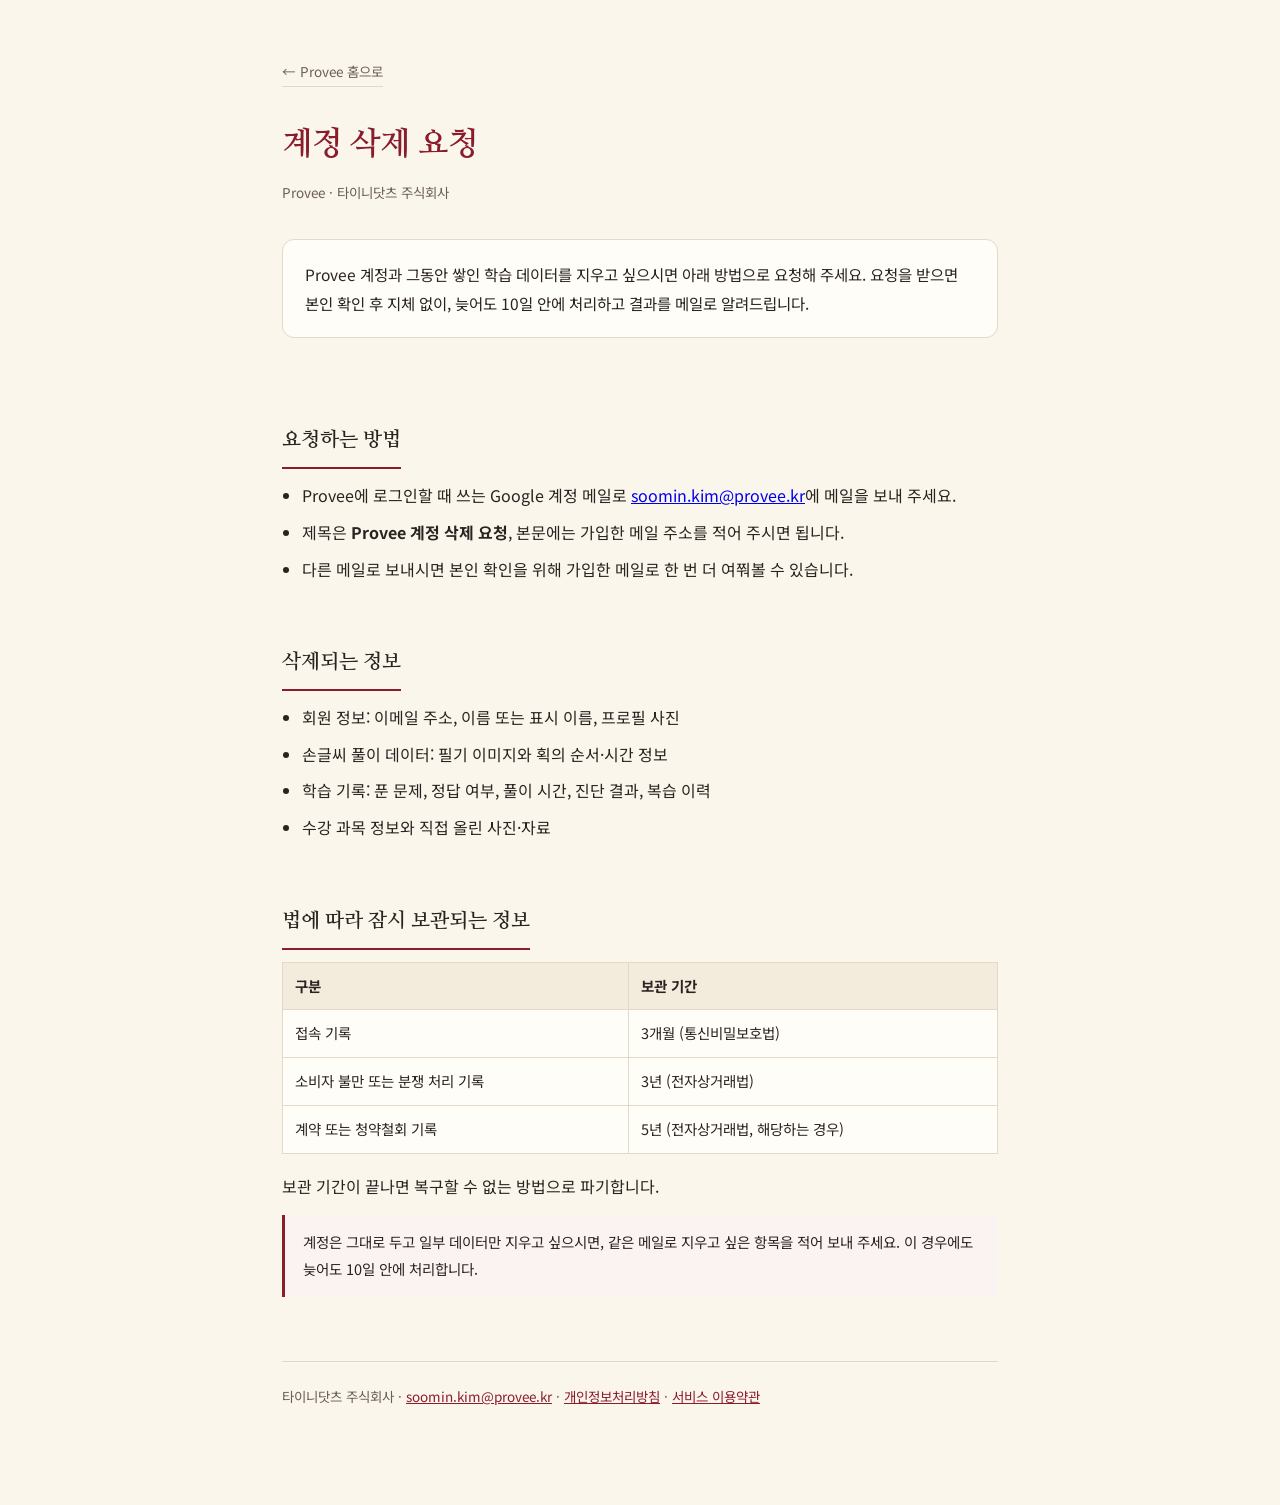
<file: delete-account.html>
<!DOCTYPE html>
<html lang="ko">
<head>
<meta charset="utf-8">
<meta name="viewport" content="width=device-width, initial-scale=1">
<title>계정 삭제 요청 — Provee</title>
<meta name="description" content="Provee 계정과 학습 데이터를 삭제하는 방법, 삭제되는 정보와 법에 따라 보관되는 정보를 안내합니다.">
<link rel="canonical" href="https://provee.kr/delete-account.html">
<meta name="robots" content="index,follow">
<meta name="theme-color" content="#FAF6EC">
<link rel="icon" href="assets/brand/favicon-64.png" type="image/png">
<link rel="apple-touch-icon" href="assets/brand/apple-touch-icon.png">
<link rel="preconnect" href="https://fonts.googleapis.com">
<link rel="preconnect" href="https://fonts.gstatic.com" crossorigin>
<link href="https://fonts.googleapis.com/css2?family=Nanum+Myeongjo:wght@400;700&family=Noto+Sans+KR:wght@400;500;700&display=swap" rel="stylesheet">
<style>
  :root{
    --ivory:#FAF6EC; --paper:#fffdf7; --wine:#8A1C2B; --ink:#2b2320;
    --ink-soft:#6b5f57; --line:#e3d9c6;
  }
  *{box-sizing:border-box}
  body{
    margin:0; background:var(--ivory); color:var(--ink);
    font-family:'Noto Sans KR',system-ui,-apple-system,sans-serif;
    font-size:16px; line-height:1.85; word-break:keep-all;
  }
  .wrap{max-width:760px; margin:0 auto; padding:56px 22px 96px}
  .home{
    display:inline-block; font-size:13.5px; color:var(--ink-soft);
    text-decoration:none; border-bottom:1px solid var(--line); padding-bottom:2px;
  }
  .home:hover{color:var(--wine); border-color:var(--wine)}
  h1{
    font-family:'Nanum Myeongjo',serif; font-size:32px; font-weight:700;
    color:var(--wine); margin:28px 0 6px; letter-spacing:-.01em;
  }
  .meta{font-size:13.5px; color:var(--ink-soft); margin:0 0 34px}
  .lead{
    background:var(--paper); border:1px solid var(--line); border-radius:12px;
    padding:20px 22px; font-size:15.5px; color:var(--ink); margin:0 0 40px;
  }
  h2{
    font-family:'Nanum Myeongjo',serif; font-size:20px; font-weight:700;
    color:var(--ink); margin:44px 0 12px; padding-bottom:8px;
    border-bottom:2px solid var(--wine); display:inline-block;
  }
  h3{font-size:16px; font-weight:700; color:var(--wine); margin:26px 0 8px}
  p{margin:0 0 14px}
  ul{margin:0 0 16px; padding-left:20px}
  li{margin:0 0 7px}
  .tablewrap{overflow-x:auto; margin:0 0 18px}
  table{border-collapse:collapse; width:100%; min-width:520px; font-size:14.5px; background:var(--paper)}
  th,td{border:1px solid var(--line); padding:10px 12px; text-align:left; vertical-align:top}
  th{background:#f3ecdd; font-weight:700; color:var(--ink); white-space:nowrap}
  .note{
    background:#fbf3f1; border-left:3px solid var(--wine); border-radius:0 8px 8px 0;
    padding:14px 18px; font-size:14.5px; color:var(--ink); margin:0 0 18px;
  }
  footer{
    margin-top:64px; padding-top:22px; border-top:1px solid var(--line);
    font-size:13.5px; color:var(--ink-soft);
  }
  footer a{color:var(--wine)}
  @media (max-width:520px){
    body{font-size:15.5px}
    .wrap{padding:36px 18px 72px}
    h1{font-size:26px}
    h2{font-size:18px}
  }
</style>
</head>
<body>
<main class="wrap">
  <a class="home" href="/">← Provee 홈으로</a>
  <h1>계정 삭제 요청</h1>
  <p class="meta">Provee · 타이니닷츠 주식회사</p>

  <div class="lead">
    Provee 계정과 그동안 쌓인 학습 데이터를 지우고 싶으시면 아래 방법으로 요청해 주세요.
    요청을 받으면 본인 확인 후 지체 없이, 늦어도 10일 안에 처리하고 결과를 메일로 알려드립니다.
  </div>

  <h2>요청하는 방법</h2>
  <ul>
    <li>Provee에 로그인할 때 쓰는 Google 계정 메일로 <a href="mailto:soomin.kim@provee.kr?subject=Provee%20%EA%B3%84%EC%A0%95%20%EC%82%AD%EC%A0%9C%20%EC%9A%94%EC%B2%AD">soomin.kim@provee.kr</a>에 메일을 보내 주세요.</li>
    <li>제목은 <strong>Provee 계정 삭제 요청</strong>, 본문에는 가입한 메일 주소를 적어 주시면 됩니다.</li>
    <li>다른 메일로 보내시면 본인 확인을 위해 가입한 메일로 한 번 더 여쭤볼 수 있습니다.</li>
  </ul>

  <h2>삭제되는 정보</h2>
  <ul>
    <li>회원 정보: 이메일 주소, 이름 또는 표시 이름, 프로필 사진</li>
    <li>손글씨 풀이 데이터: 필기 이미지와 획의 순서·시간 정보</li>
    <li>학습 기록: 푼 문제, 정답 여부, 풀이 시간, 진단 결과, 복습 이력</li>
    <li>수강 과목 정보와 직접 올린 사진·자료</li>
  </ul>

  <h2>법에 따라 잠시 보관되는 정보</h2>
  <div class="tablewrap"><table>
    <tr><th>구분</th><th>보관 기간</th></tr>
    <tr><td>접속 기록</td><td>3개월 (통신비밀보호법)</td></tr>
    <tr><td>소비자 불만 또는 분쟁 처리 기록</td><td>3년 (전자상거래법)</td></tr>
    <tr><td>계약 또는 청약철회 기록</td><td>5년 (전자상거래법, 해당하는 경우)</td></tr>
  </table></div>
  <p>보관 기간이 끝나면 복구할 수 없는 방법으로 파기합니다.</p>

  <div class="note">
    계정은 그대로 두고 일부 데이터만 지우고 싶으시면, 같은 메일로 지우고 싶은 항목을 적어 보내 주세요.
    이 경우에도 늦어도 10일 안에 처리합니다.
  </div>

  <footer>
    타이니닷츠 주식회사 · <a href="mailto:soomin.kim@provee.kr">soomin.kim@provee.kr</a> ·
    <a href="/privacy.html">개인정보처리방침</a> · <a href="/terms.html">서비스 이용약관</a>
  </footer>
</main>
</body>
</html>
</file>
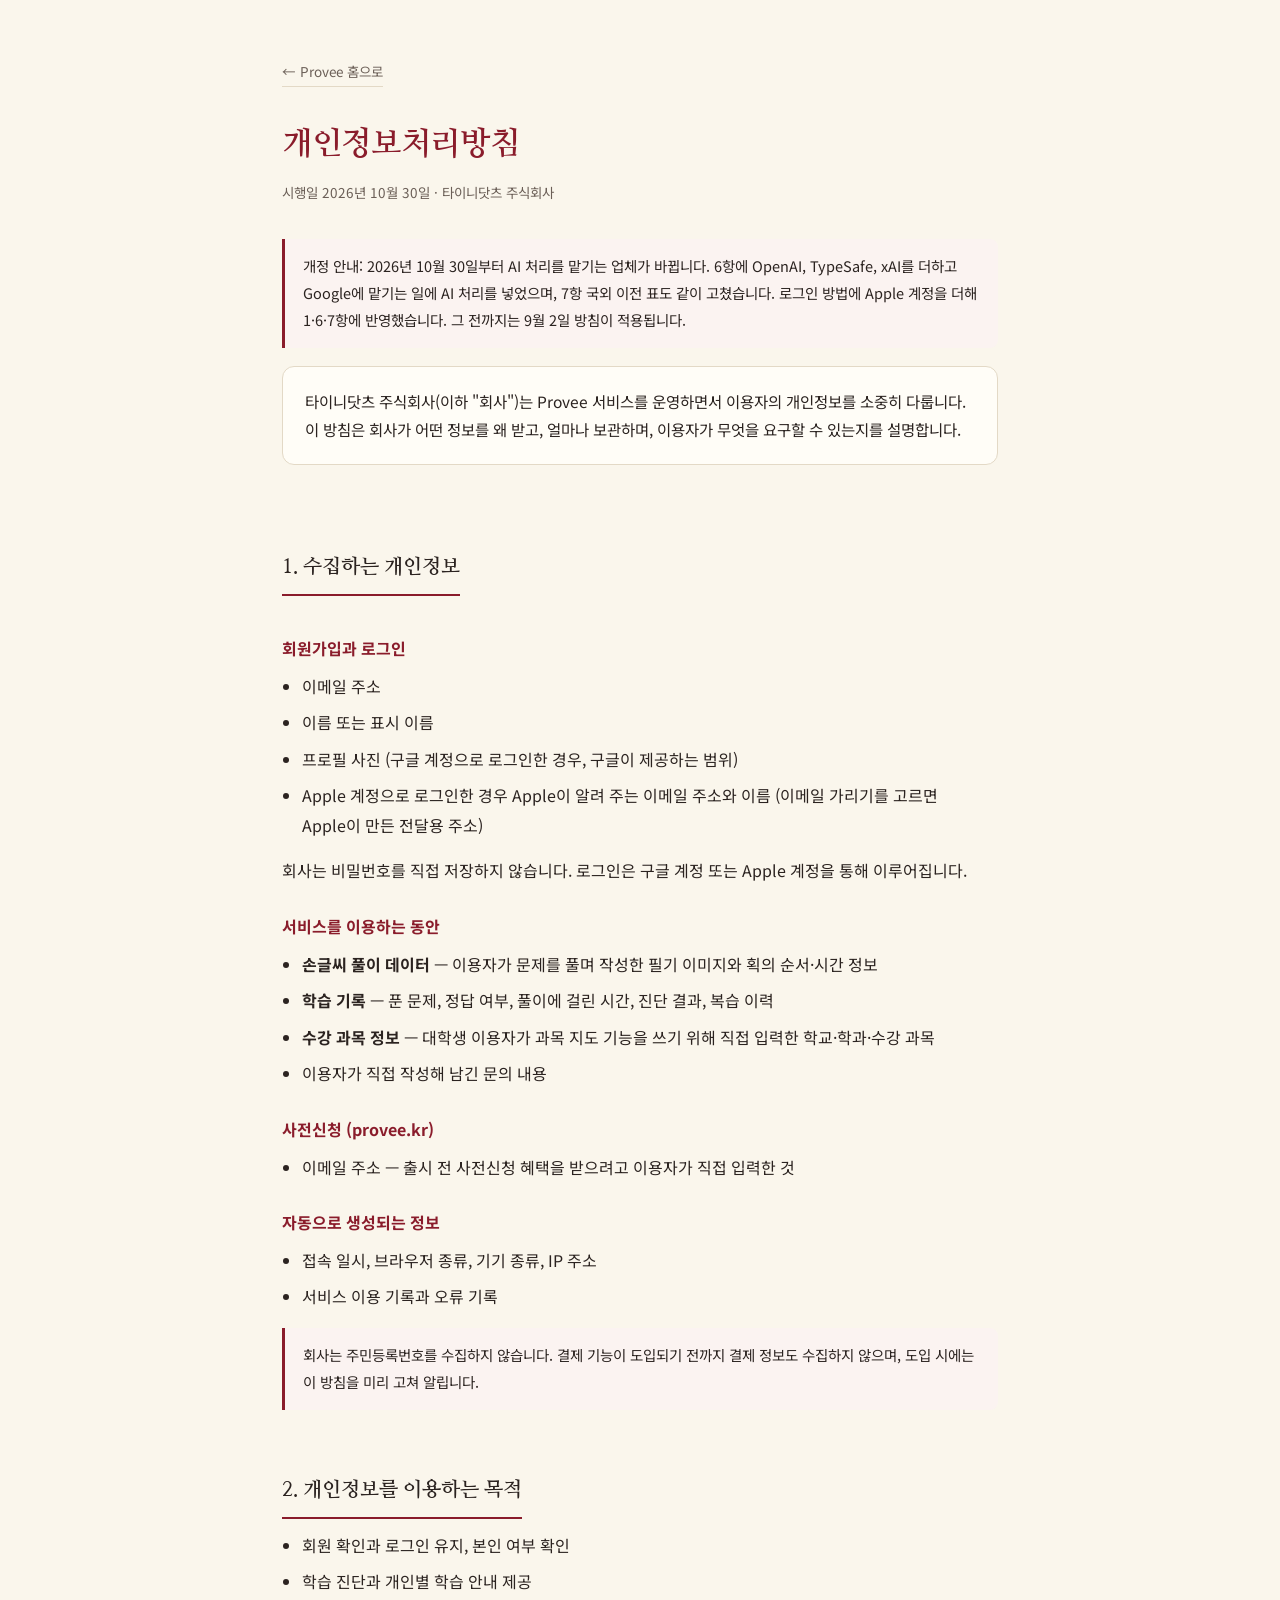
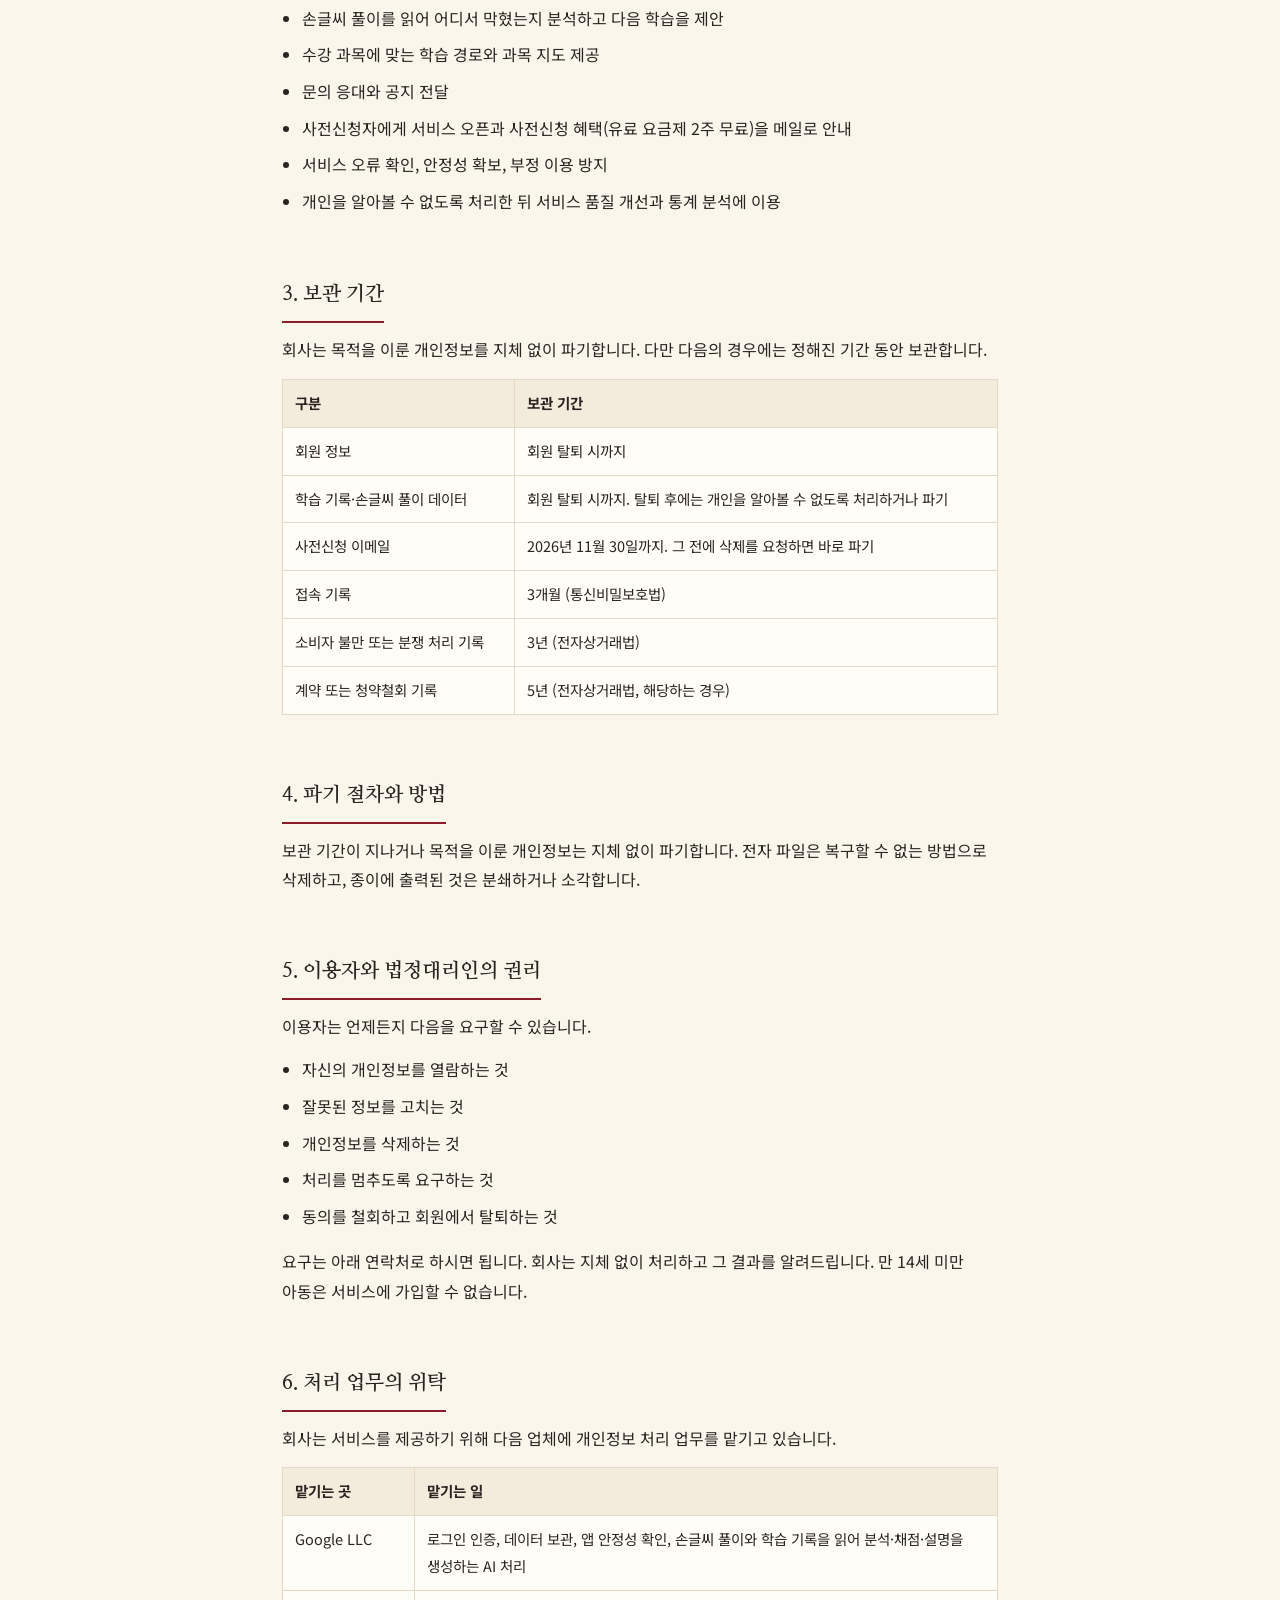
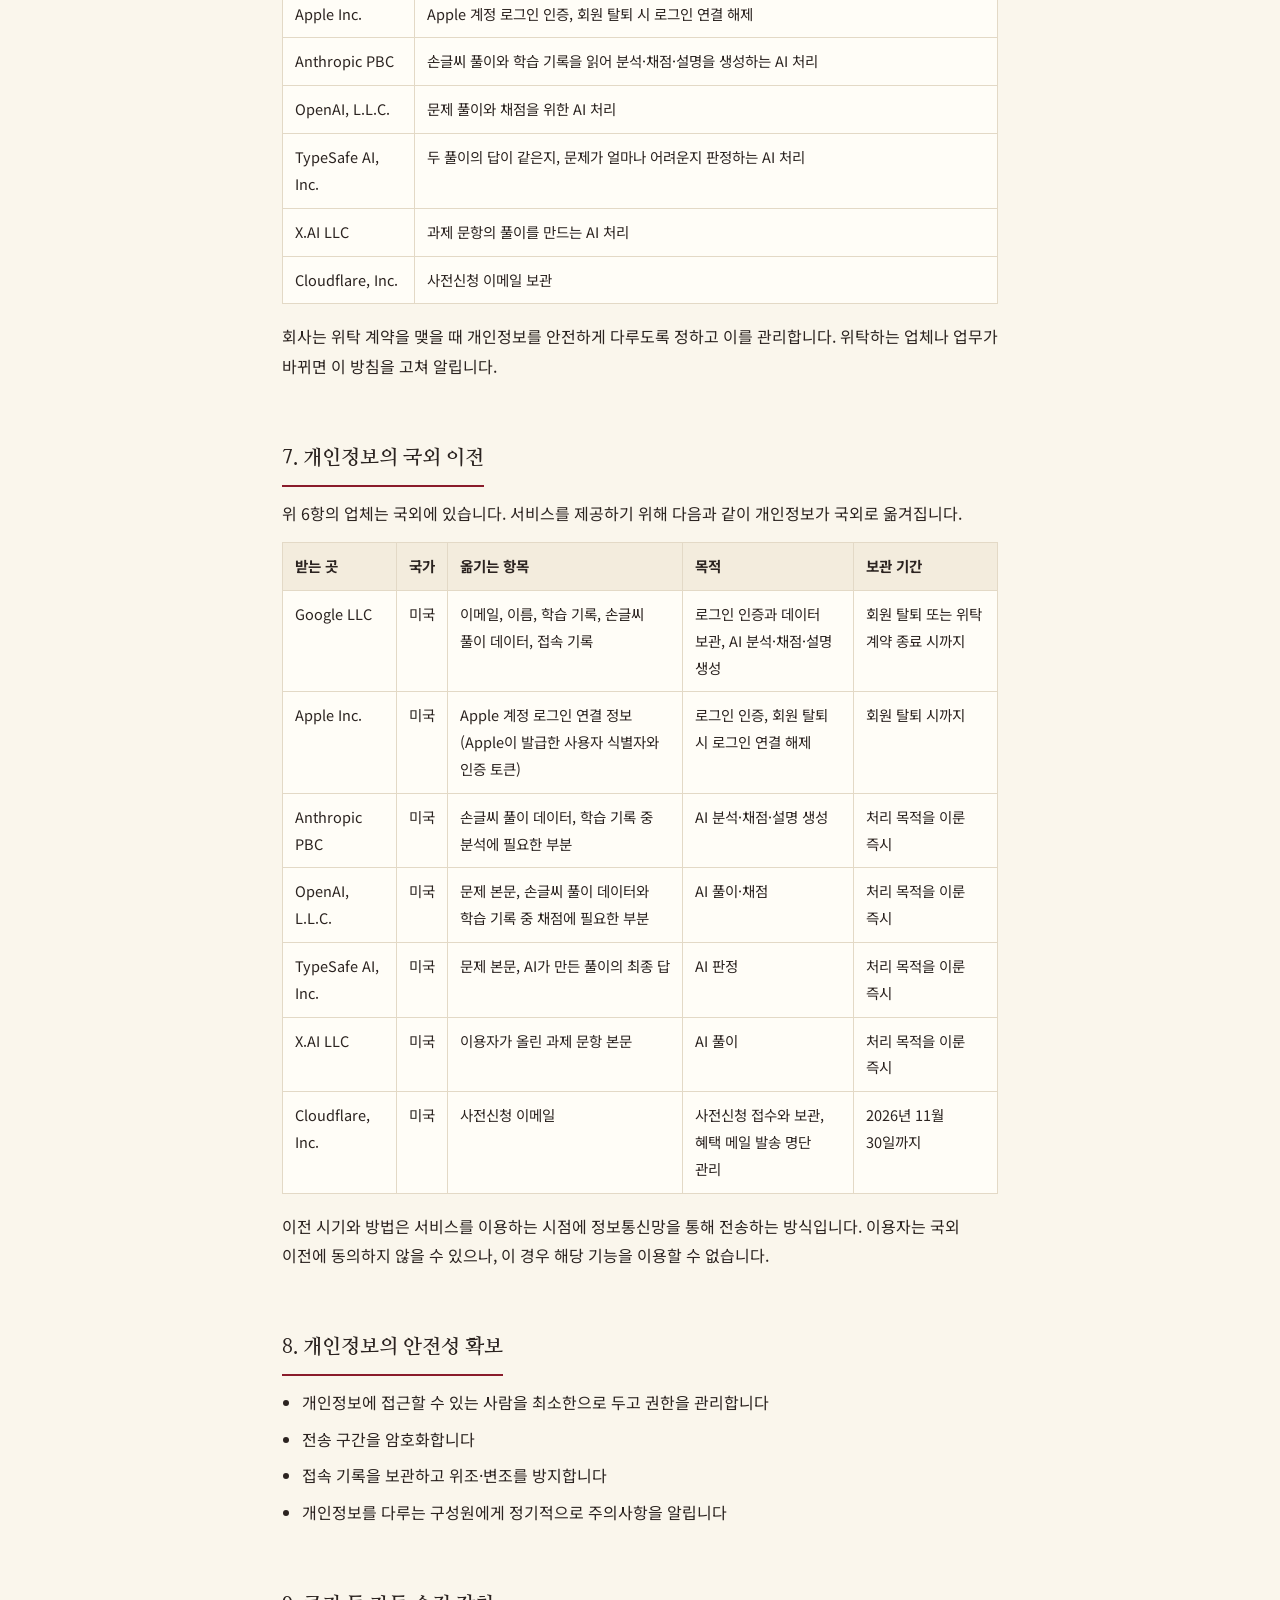
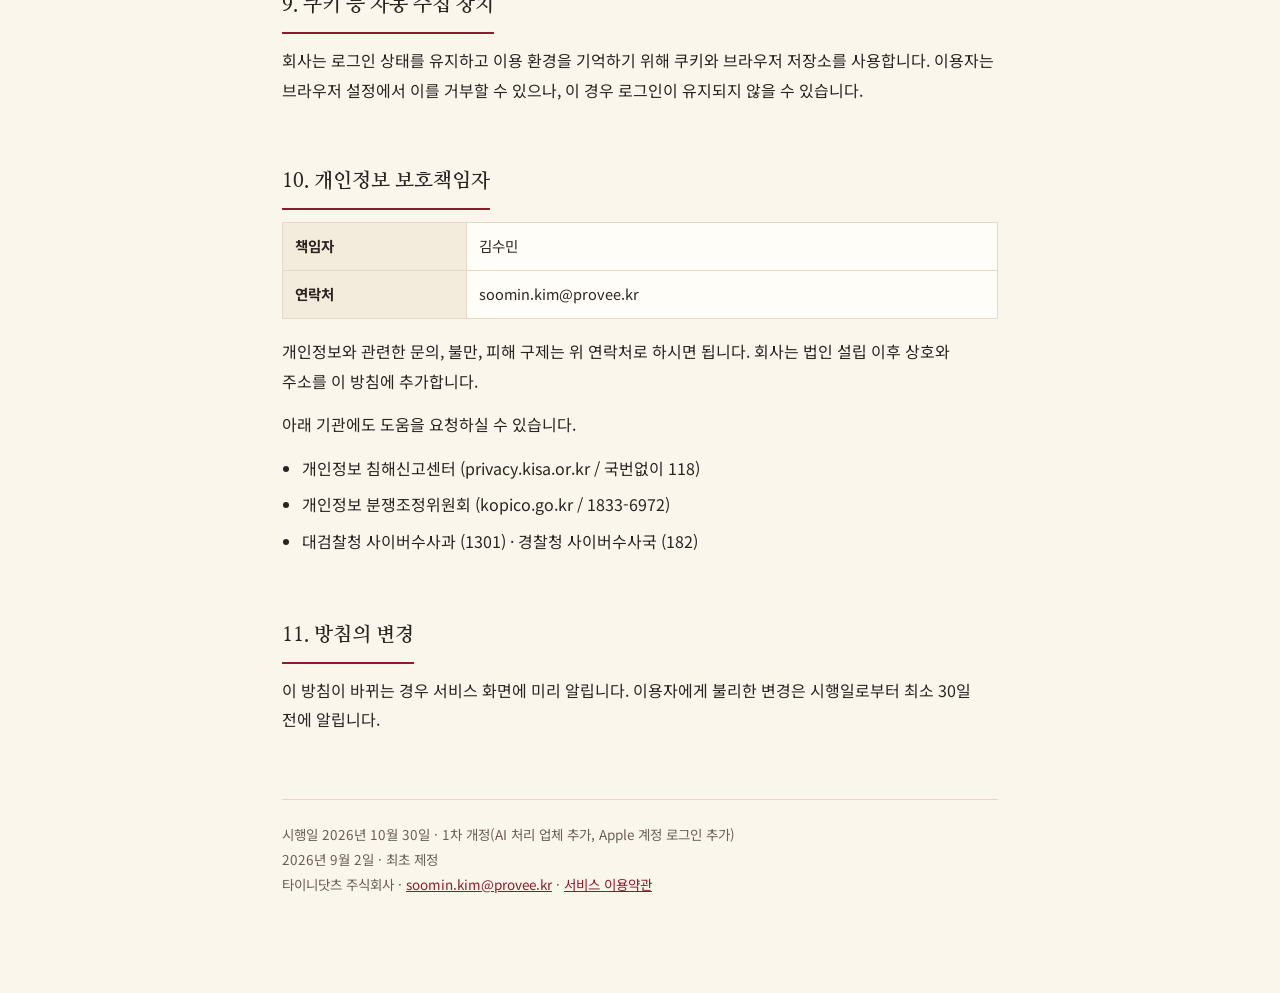
<file: privacy.html>
<!DOCTYPE html>
<!--
  ============================================================
  Provee · 개인정보처리방침
  ------------------------------------------------------------
  대표님이 직접 글자 고치는 법
    1) github.com 에서 privacy.html 열기 → 오른쪽 위 연필
    2) 한글만 수정 ( < > " 기호는 그대로 )
    3) 초록 Commit changes → 1~2분 뒤 반영

  ⚠ 이 문서는 대외적 약속입니다. 사실이 바뀌면 반드시 여기도 고쳐야 합니다.
     특히 수탁업체(§6)와 국외이전(§7)은 새 업체를 쓰기 시작하면 그때 추가해야 합니다.
  ============================================================
-->
<html lang="ko">
<head>
<meta charset="utf-8">
<meta name="viewport" content="width=device-width, initial-scale=1">
<title>개인정보처리방침 — Provee</title>
<meta name="description" content="Provee 개인정보처리방침. 수집하는 정보, 이용 목적, 보관 기간, 국외 이전, 이용자의 권리를 안내합니다.">
<link rel="canonical" href="https://provee.kr/privacy.html">
<meta name="robots" content="index,follow">
<meta name="theme-color" content="#FAF6EC">
<link rel="icon" href="assets/brand/favicon-64.png" type="image/png">
<link rel="apple-touch-icon" href="assets/brand/apple-touch-icon.png">
<link rel="preconnect" href="https://fonts.googleapis.com">
<link rel="preconnect" href="https://fonts.gstatic.com" crossorigin>
<link href="https://fonts.googleapis.com/css2?family=Nanum+Myeongjo:wght@400;700&family=Noto+Sans+KR:wght@400;500;700&display=swap" rel="stylesheet">
<style>
  :root{
    --ivory:#FAF6EC; --paper:#fffdf7; --wine:#8A1C2B; --ink:#2b2320;
    --ink-soft:#6b5f57; --line:#e3d9c6;
  }
  *{box-sizing:border-box}
  body{
    margin:0; background:var(--ivory); color:var(--ink);
    font-family:'Noto Sans KR',system-ui,-apple-system,sans-serif;
    font-size:16px; line-height:1.85; word-break:keep-all;
  }
  .wrap{max-width:760px; margin:0 auto; padding:56px 22px 96px}
  .home{
    display:inline-block; font-size:13.5px; color:var(--ink-soft);
    text-decoration:none; border-bottom:1px solid var(--line); padding-bottom:2px;
  }
  .home:hover{color:var(--wine); border-color:var(--wine)}
  h1{
    font-family:'Nanum Myeongjo',serif; font-size:32px; font-weight:700;
    color:var(--wine); margin:28px 0 6px; letter-spacing:-.01em;
  }
  .meta{font-size:13.5px; color:var(--ink-soft); margin:0 0 34px}
  .lead{
    background:var(--paper); border:1px solid var(--line); border-radius:12px;
    padding:20px 22px; font-size:15.5px; color:var(--ink); margin:0 0 40px;
  }
  h2{
    font-family:'Nanum Myeongjo',serif; font-size:20px; font-weight:700;
    color:var(--ink); margin:44px 0 12px; padding-bottom:8px;
    border-bottom:2px solid var(--wine); display:inline-block;
  }
  h3{font-size:16px; font-weight:700; color:var(--wine); margin:26px 0 8px}
  p{margin:0 0 14px}
  ul{margin:0 0 16px; padding-left:20px}
  li{margin:0 0 7px}
  .tablewrap{overflow-x:auto; margin:0 0 18px}
  table{border-collapse:collapse; width:100%; min-width:520px; font-size:14.5px; background:var(--paper)}
  th,td{border:1px solid var(--line); padding:10px 12px; text-align:left; vertical-align:top}
  th{background:#f3ecdd; font-weight:700; color:var(--ink); white-space:nowrap}
  .note{
    background:#fbf3f1; border-left:3px solid var(--wine); border-radius:0 8px 8px 0;
    padding:14px 18px; font-size:14.5px; color:var(--ink); margin:0 0 18px;
  }
  footer{
    margin-top:64px; padding-top:22px; border-top:1px solid var(--line);
    font-size:13.5px; color:var(--ink-soft);
  }
  footer a{color:var(--wine)}
  @media (max-width:520px){
    body{font-size:15.5px}
    .wrap{padding:36px 18px 72px}
    h1{font-size:26px}
    h2{font-size:18px}
  }
</style>
</head>
<body>
<div class="wrap">

  <a class="home" href="/">← Provee 홈으로</a>

  <h1>개인정보처리방침</h1>
  <p class="meta">시행일 2026년 10월 30일 · 타이니닷츠 주식회사</p>

  <div class="note">
    개정 안내: 2026년 10월 30일부터 AI 처리를 맡기는 업체가 바뀝니다. 6항에 OpenAI, TypeSafe, xAI를 더하고
    Google에 맡기는 일에 AI 처리를 넣었으며, 7항 국외 이전 표도 같이 고쳤습니다. 로그인 방법에 Apple 계정을 더해 1·6·7항에 반영했습니다.
    그 전까지는 9월 2일 방침이 적용됩니다.
  </div>

  <div class="lead">
    타이니닷츠 주식회사(이하 "회사")는 Provee 서비스를 운영하면서 이용자의 개인정보를 소중히 다룹니다.
    이 방침은 회사가 어떤 정보를 왜 받고, 얼마나 보관하며, 이용자가 무엇을 요구할 수 있는지를 설명합니다.
  </div>

  <h2>1. 수집하는 개인정보</h2>

  <h3>회원가입과 로그인</h3>
  <ul>
    <li>이메일 주소</li>
    <li>이름 또는 표시 이름</li>
    <li>프로필 사진 (구글 계정으로 로그인한 경우, 구글이 제공하는 범위)</li>
    <li>Apple 계정으로 로그인한 경우 Apple이 알려 주는 이메일 주소와 이름 (이메일 가리기를 고르면 Apple이 만든 전달용 주소)</li>
  </ul>
  <p>회사는 비밀번호를 직접 저장하지 않습니다. 로그인은 구글 계정 또는 Apple 계정을 통해 이루어집니다.</p>

  <h3>서비스를 이용하는 동안</h3>
  <ul>
    <li><strong>손글씨 풀이 데이터</strong> — 이용자가 문제를 풀며 작성한 필기 이미지와 획의 순서·시간 정보</li>
    <li><strong>학습 기록</strong> — 푼 문제, 정답 여부, 풀이에 걸린 시간, 진단 결과, 복습 이력</li>
    <li><strong>수강 과목 정보</strong> — 대학생 이용자가 과목 지도 기능을 쓰기 위해 직접 입력한 학교·학과·수강 과목</li>
    <li>이용자가 직접 작성해 남긴 문의 내용</li>
  </ul>

  <h3 id="prereg">사전신청 (provee.kr)</h3>
  <ul>
    <li>이메일 주소 — 출시 전 사전신청 혜택을 받으려고 이용자가 직접 입력한 것</li>
  </ul>

  <h3>자동으로 생성되는 정보</h3>
  <ul>
    <li>접속 일시, 브라우저 종류, 기기 종류, IP 주소</li>
    <li>서비스 이용 기록과 오류 기록</li>
  </ul>

  <div class="note">
    회사는 주민등록번호를 수집하지 않습니다. 결제 기능이 도입되기 전까지 결제 정보도 수집하지 않으며,
    도입 시에는 이 방침을 미리 고쳐 알립니다.
  </div>

  <h2>2. 개인정보를 이용하는 목적</h2>
  <ul>
    <li>회원 확인과 로그인 유지, 본인 여부 확인</li>
    <li>학습 진단과 개인별 학습 안내 제공</li>
    <li>손글씨 풀이를 읽어 어디서 막혔는지 분석하고 다음 학습을 제안</li>
    <li>수강 과목에 맞는 학습 경로와 과목 지도 제공</li>
    <li>문의 응대와 공지 전달</li>
    <li>사전신청자에게 서비스 오픈과 사전신청 혜택(유료 요금제 2주 무료)을 메일로 안내</li>
    <li>서비스 오류 확인, 안정성 확보, 부정 이용 방지</li>
    <li>개인을 알아볼 수 없도록 처리한 뒤 서비스 품질 개선과 통계 분석에 이용</li>
  </ul>

  <h2>3. 보관 기간</h2>
  <p>
    회사는 목적을 이룬 개인정보를 지체 없이 파기합니다. 다만 다음의 경우에는 정해진 기간 동안 보관합니다.
  </p>
  <div class="tablewrap">
    <table>
      <thead><tr><th>구분</th><th>보관 기간</th></tr></thead>
      <tbody>
        <tr><td>회원 정보</td><td>회원 탈퇴 시까지</td></tr>
        <tr><td>학습 기록·손글씨 풀이 데이터</td><td>회원 탈퇴 시까지. 탈퇴 후에는 개인을 알아볼 수 없도록 처리하거나 파기</td></tr>
        <tr><td>사전신청 이메일</td><td>2026년 11월 30일까지. 그 전에 삭제를 요청하면 바로 파기</td></tr>
        <tr><td>접속 기록</td><td>3개월 (통신비밀보호법)</td></tr>
        <tr><td>소비자 불만 또는 분쟁 처리 기록</td><td>3년 (전자상거래법)</td></tr>
        <tr><td>계약 또는 청약철회 기록</td><td>5년 (전자상거래법, 해당하는 경우)</td></tr>
      </tbody>
    </table>
  </div>

  <h2>4. 파기 절차와 방법</h2>
  <p>
    보관 기간이 지나거나 목적을 이룬 개인정보는 지체 없이 파기합니다.
    전자 파일은 복구할 수 없는 방법으로 삭제하고, 종이에 출력된 것은 분쇄하거나 소각합니다.
  </p>

  <h2>5. 이용자와 법정대리인의 권리</h2>
  <p>이용자는 언제든지 다음을 요구할 수 있습니다.</p>
  <ul>
    <li>자신의 개인정보를 열람하는 것</li>
    <li>잘못된 정보를 고치는 것</li>
    <li>개인정보를 삭제하는 것</li>
    <li>처리를 멈추도록 요구하는 것</li>
    <li>동의를 철회하고 회원에서 탈퇴하는 것</li>
  </ul>
  <p>
    요구는 아래 연락처로 하시면 됩니다. 회사는 지체 없이 처리하고 그 결과를 알려드립니다.
    만 14세 미만 아동은 서비스에 가입할 수 없습니다.
  </p>

  <h2>6. 처리 업무의 위탁</h2>
  <p>회사는 서비스를 제공하기 위해 다음 업체에 개인정보 처리 업무를 맡기고 있습니다.</p>
  <div class="tablewrap">
    <table>
      <thead><tr><th>맡기는 곳</th><th>맡기는 일</th></tr></thead>
      <tbody>
        <tr><td>Google LLC</td><td>로그인 인증, 데이터 보관, 앱 안정성 확인, 손글씨 풀이와 학습 기록을 읽어 분석·채점·설명을 생성하는 AI 처리</td></tr>
        <tr><td>Apple Inc.</td><td>Apple 계정 로그인 인증, 회원 탈퇴 시 로그인 연결 해제</td></tr>
        <tr><td>Anthropic PBC</td><td>손글씨 풀이와 학습 기록을 읽어 분석·채점·설명을 생성하는 AI 처리</td></tr>
        <tr><td>OpenAI, L.L.C.</td><td>문제 풀이와 채점을 위한 AI 처리</td></tr>
        <tr><td>TypeSafe AI, Inc.</td><td>두 풀이의 답이 같은지, 문제가 얼마나 어려운지 판정하는 AI 처리</td></tr>
        <tr><td>X.AI LLC</td><td>과제 문항의 풀이를 만드는 AI 처리</td></tr>
        <tr><td>Cloudflare, Inc.</td><td>사전신청 이메일 보관</td></tr>
      </tbody>
    </table>
  </div>
  <p>
    회사는 위탁 계약을 맺을 때 개인정보를 안전하게 다루도록 정하고 이를 관리합니다.
    위탁하는 업체나 업무가 바뀌면 이 방침을 고쳐 알립니다.
  </p>

  <h2>7. 개인정보의 국외 이전</h2>
  <p>
    위 6항의 업체는 국외에 있습니다. 서비스를 제공하기 위해 다음과 같이 개인정보가 국외로 옮겨집니다.
  </p>
  <div class="tablewrap">
    <table>
      <thead><tr><th>받는 곳</th><th>국가</th><th>옮기는 항목</th><th>목적</th><th>보관 기간</th></tr></thead>
      <tbody>
        <tr>
          <td>Google LLC</td><td>미국</td>
          <td>이메일, 이름, 학습 기록, 손글씨 풀이 데이터, 접속 기록</td>
          <td>로그인 인증과 데이터 보관, AI 분석·채점·설명 생성</td>
          <td>회원 탈퇴 또는 위탁 계약 종료 시까지</td>
        </tr>
        <tr>
          <td>Apple Inc.</td><td>미국</td>
          <td>Apple 계정 로그인 연결 정보(Apple이 발급한 사용자 식별자와 인증 토큰)</td>
          <td>로그인 인증, 회원 탈퇴 시 로그인 연결 해제</td>
          <td>회원 탈퇴 시까지</td>
        </tr>
        <tr>
          <td>Anthropic PBC</td><td>미국</td>
          <td>손글씨 풀이 데이터, 학습 기록 중 분석에 필요한 부분</td>
          <td>AI 분석·채점·설명 생성</td>
          <td>처리 목적을 이룬 즉시</td>
        </tr>
        <tr>
          <td>OpenAI, L.L.C.</td><td>미국</td>
          <td>문제 본문, 손글씨 풀이 데이터와 학습 기록 중 채점에 필요한 부분</td>
          <td>AI 풀이·채점</td>
          <td>처리 목적을 이룬 즉시</td>
        </tr>
        <tr>
          <td>TypeSafe AI, Inc.</td><td>미국</td>
          <td>문제 본문, AI가 만든 풀이의 최종 답</td>
          <td>AI 판정</td>
          <td>처리 목적을 이룬 즉시</td>
        </tr>
        <tr>
          <td>X.AI LLC</td><td>미국</td>
          <td>이용자가 올린 과제 문항 본문</td>
          <td>AI 풀이</td>
          <td>처리 목적을 이룬 즉시</td>
        </tr>
        <tr>
          <td>Cloudflare, Inc.</td><td>미국</td>
          <td>사전신청 이메일</td>
          <td>사전신청 접수와 보관, 혜택 메일 발송 명단 관리</td>
          <td>2026년 11월 30일까지</td>
        </tr>
      </tbody>
    </table>
  </div>
  <p>
    이전 시기와 방법은 서비스를 이용하는 시점에 정보통신망을 통해 전송하는 방식입니다.
    이용자는 국외 이전에 동의하지 않을 수 있으나, 이 경우 해당 기능을 이용할 수 없습니다.
  </p>

  <h2>8. 개인정보의 안전성 확보</h2>
  <ul>
    <li>개인정보에 접근할 수 있는 사람을 최소한으로 두고 권한을 관리합니다</li>
    <li>전송 구간을 암호화합니다</li>
    <li>접속 기록을 보관하고 위조·변조를 방지합니다</li>
    <li>개인정보를 다루는 구성원에게 정기적으로 주의사항을 알립니다</li>
  </ul>

  <h2>9. 쿠키 등 자동 수집 장치</h2>
  <p>
    회사는 로그인 상태를 유지하고 이용 환경을 기억하기 위해 쿠키와 브라우저 저장소를 사용합니다.
    이용자는 브라우저 설정에서 이를 거부할 수 있으나, 이 경우 로그인이 유지되지 않을 수 있습니다.
  </p>

  <h2>10. 개인정보 보호책임자</h2>
  <div class="tablewrap">
    <table>
      <tbody>
        <tr><th>책임자</th><td>김수민</td></tr>
        <tr><th>연락처</th><td>soomin.kim@provee.kr</td></tr>
      </tbody>
    </table>
  </div>
  <p>
    개인정보와 관련한 문의, 불만, 피해 구제는 위 연락처로 하시면 됩니다.
    회사는 법인 설립 이후 상호와 주소를 이 방침에 추가합니다.
  </p>
  <p>
    아래 기관에도 도움을 요청하실 수 있습니다.
  </p>
  <ul>
    <li>개인정보 침해신고센터 (privacy.kisa.or.kr / 국번없이 118)</li>
    <li>개인정보 분쟁조정위원회 (kopico.go.kr / 1833-6972)</li>
    <li>대검찰청 사이버수사과 (1301) · 경찰청 사이버수사국 (182)</li>
  </ul>

  <h2>11. 방침의 변경</h2>
  <p>
    이 방침이 바뀌는 경우 서비스 화면에 미리 알립니다.
    이용자에게 불리한 변경은 시행일로부터 최소 30일 전에 알립니다.
  </p>

  <footer>
    시행일 2026년 10월 30일 · 1차 개정(AI 처리 업체 추가, Apple 계정 로그인 추가)<br>
    2026년 9월 2일 · 최초 제정<br>
    타이니닷츠 주식회사 · <a href="mailto:soomin.kim@provee.kr">soomin.kim@provee.kr</a> ·
    <a href="/terms.html">서비스 이용약관</a>
  </footer>

</div>
</body>
</html>
</file>
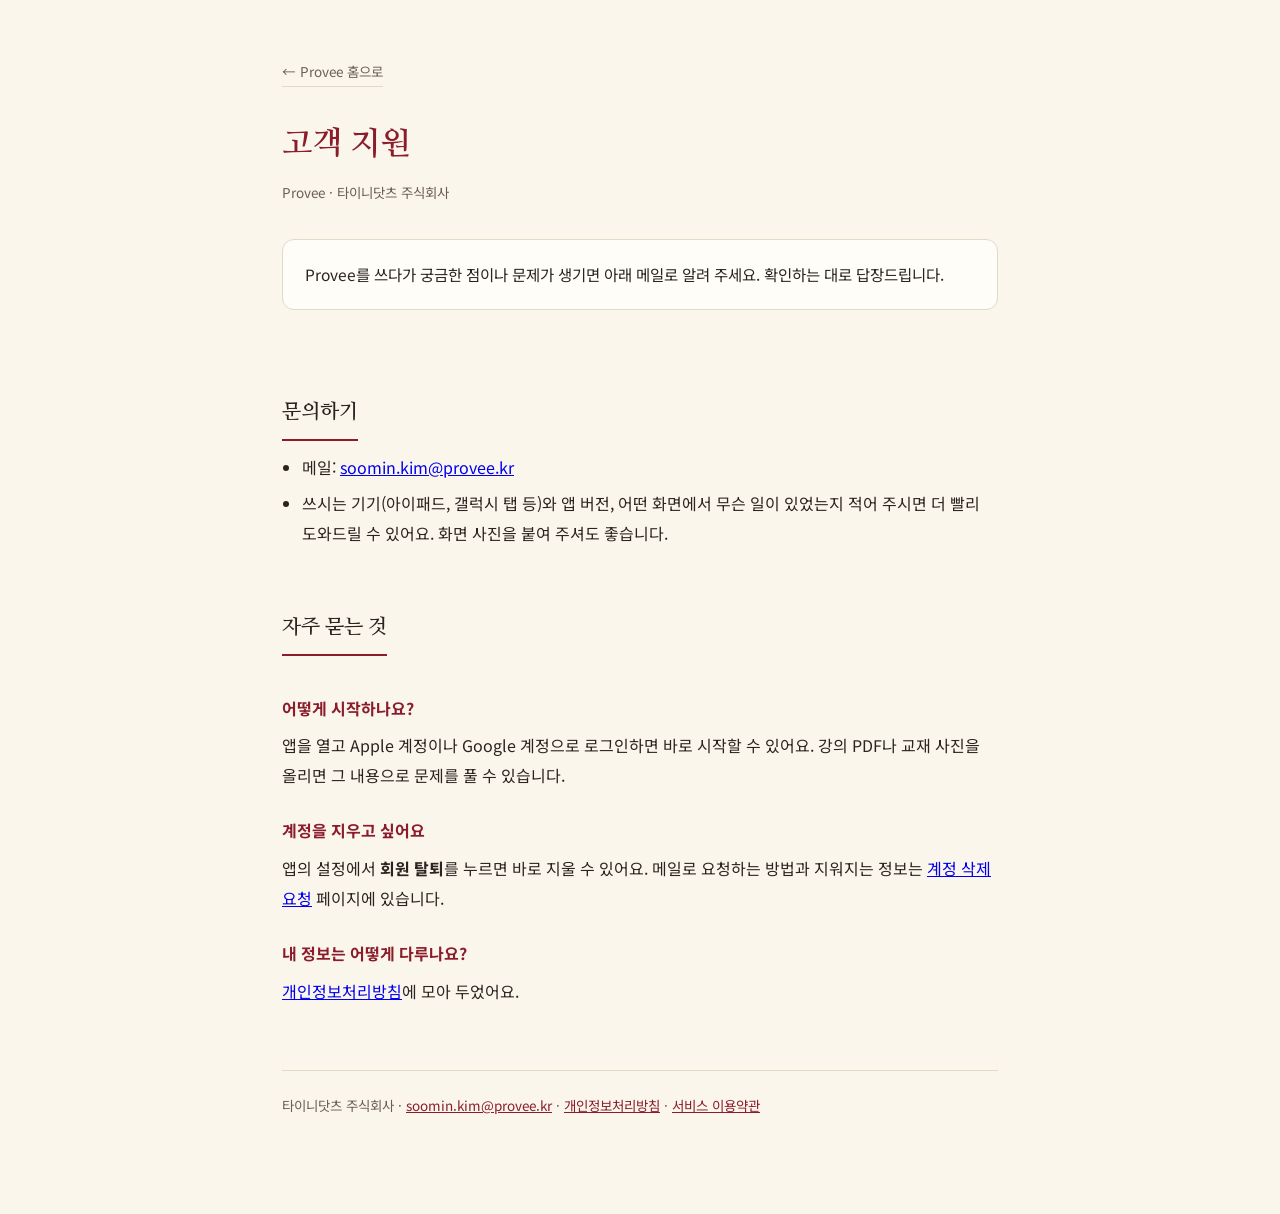
<file: support.html>
<!DOCTYPE html>
<html lang="ko">
<head>
<meta charset="utf-8">
<meta name="viewport" content="width=device-width, initial-scale=1">
<title>고객 지원 — Provee</title>
<meta name="description" content="Provee 앱 사용 중 궁금한 점이나 문제가 있으면 이 페이지의 메일로 문의해 주세요.">
<link rel="canonical" href="https://provee.kr/support.html">
<meta name="robots" content="index,follow">
<meta name="theme-color" content="#FAF6EC">
<link rel="icon" href="assets/brand/favicon-64.png" type="image/png">
<link rel="apple-touch-icon" href="assets/brand/apple-touch-icon.png">
<link rel="preconnect" href="https://fonts.googleapis.com">
<link rel="preconnect" href="https://fonts.gstatic.com" crossorigin>
<link href="https://fonts.googleapis.com/css2?family=Nanum+Myeongjo:wght@400;700&family=Noto+Sans+KR:wght@400;500;700&display=swap" rel="stylesheet">
<style>
  :root{
    --ivory:#FAF6EC; --paper:#fffdf7; --wine:#8A1C2B; --ink:#2b2320;
    --ink-soft:#6b5f57; --line:#e3d9c6;
  }
  *{box-sizing:border-box}
  body{
    margin:0; background:var(--ivory); color:var(--ink);
    font-family:'Noto Sans KR',system-ui,-apple-system,sans-serif;
    font-size:16px; line-height:1.85; word-break:keep-all;
  }
  .wrap{max-width:760px; margin:0 auto; padding:56px 22px 96px}
  .home{
    display:inline-block; font-size:13.5px; color:var(--ink-soft);
    text-decoration:none; border-bottom:1px solid var(--line); padding-bottom:2px;
  }
  .home:hover{color:var(--wine); border-color:var(--wine)}
  h1{
    font-family:'Nanum Myeongjo',serif; font-size:32px; font-weight:700;
    color:var(--wine); margin:28px 0 6px; letter-spacing:-.01em;
  }
  .meta{font-size:13.5px; color:var(--ink-soft); margin:0 0 34px}
  .lead{
    background:var(--paper); border:1px solid var(--line); border-radius:12px;
    padding:20px 22px; font-size:15.5px; color:var(--ink); margin:0 0 40px;
  }
  h2{
    font-family:'Nanum Myeongjo',serif; font-size:20px; font-weight:700;
    color:var(--ink); margin:44px 0 12px; padding-bottom:8px;
    border-bottom:2px solid var(--wine); display:inline-block;
  }
  h3{font-size:16px; font-weight:700; color:var(--wine); margin:26px 0 8px}
  p{margin:0 0 14px}
  ul{margin:0 0 16px; padding-left:20px}
  li{margin:0 0 7px}
  .tablewrap{overflow-x:auto; margin:0 0 18px}
  table{border-collapse:collapse; width:100%; min-width:520px; font-size:14.5px; background:var(--paper)}
  th,td{border:1px solid var(--line); padding:10px 12px; text-align:left; vertical-align:top}
  th{background:#f3ecdd; font-weight:700; color:var(--ink); white-space:nowrap}
  .note{
    background:#fbf3f1; border-left:3px solid var(--wine); border-radius:0 8px 8px 0;
    padding:14px 18px; font-size:14.5px; color:var(--ink); margin:0 0 18px;
  }
  footer{
    margin-top:64px; padding-top:22px; border-top:1px solid var(--line);
    font-size:13.5px; color:var(--ink-soft);
  }
  footer a{color:var(--wine)}
  @media (max-width:520px){
    body{font-size:15.5px}
    .wrap{padding:36px 18px 72px}
    h1{font-size:26px}
    h2{font-size:18px}
  }
</style>
</head>
<body>
<main class="wrap">
  <a class="home" href="/">← Provee 홈으로</a>
  <h1>고객 지원</h1>
  <p class="meta">Provee · 타이니닷츠 주식회사</p>

  <div class="lead">
    Provee를 쓰다가 궁금한 점이나 문제가 생기면 아래 메일로 알려 주세요.
    확인하는 대로 답장드립니다.
  </div>

  <h2>문의하기</h2>
  <ul>
    <li>메일: <a href="mailto:soomin.kim@provee.kr?subject=Provee%20%EB%AC%B8%EC%9D%98">soomin.kim@provee.kr</a></li>
    <li>쓰시는 기기(아이패드, 갤럭시 탭 등)와 앱 버전, 어떤 화면에서 무슨 일이 있었는지 적어 주시면 더 빨리 도와드릴 수 있어요. 화면 사진을 붙여 주셔도 좋습니다.</li>
  </ul>

  <h2>자주 묻는 것</h2>
  <h3>어떻게 시작하나요?</h3>
  <p>앱을 열고 Apple 계정이나 Google 계정으로 로그인하면 바로 시작할 수 있어요. 강의 PDF나 교재 사진을 올리면 그 내용으로 문제를 풀 수 있습니다.</p>
  <h3>계정을 지우고 싶어요</h3>
  <p>앱의 설정에서 <strong>회원 탈퇴</strong>를 누르면 바로 지울 수 있어요. 메일로 요청하는 방법과 지워지는 정보는 <a href="/delete-account.html">계정 삭제 요청</a> 페이지에 있습니다.</p>
  <h3>내 정보는 어떻게 다루나요?</h3>
  <p><a href="/privacy.html">개인정보처리방침</a>에 모아 두었어요.</p>

  <footer>
    타이니닷츠 주식회사 · <a href="mailto:soomin.kim@provee.kr">soomin.kim@provee.kr</a> ·
    <a href="/privacy.html">개인정보처리방침</a> · <a href="/terms.html">서비스 이용약관</a>
  </footer>
</main>
</body>
</html>
</file>
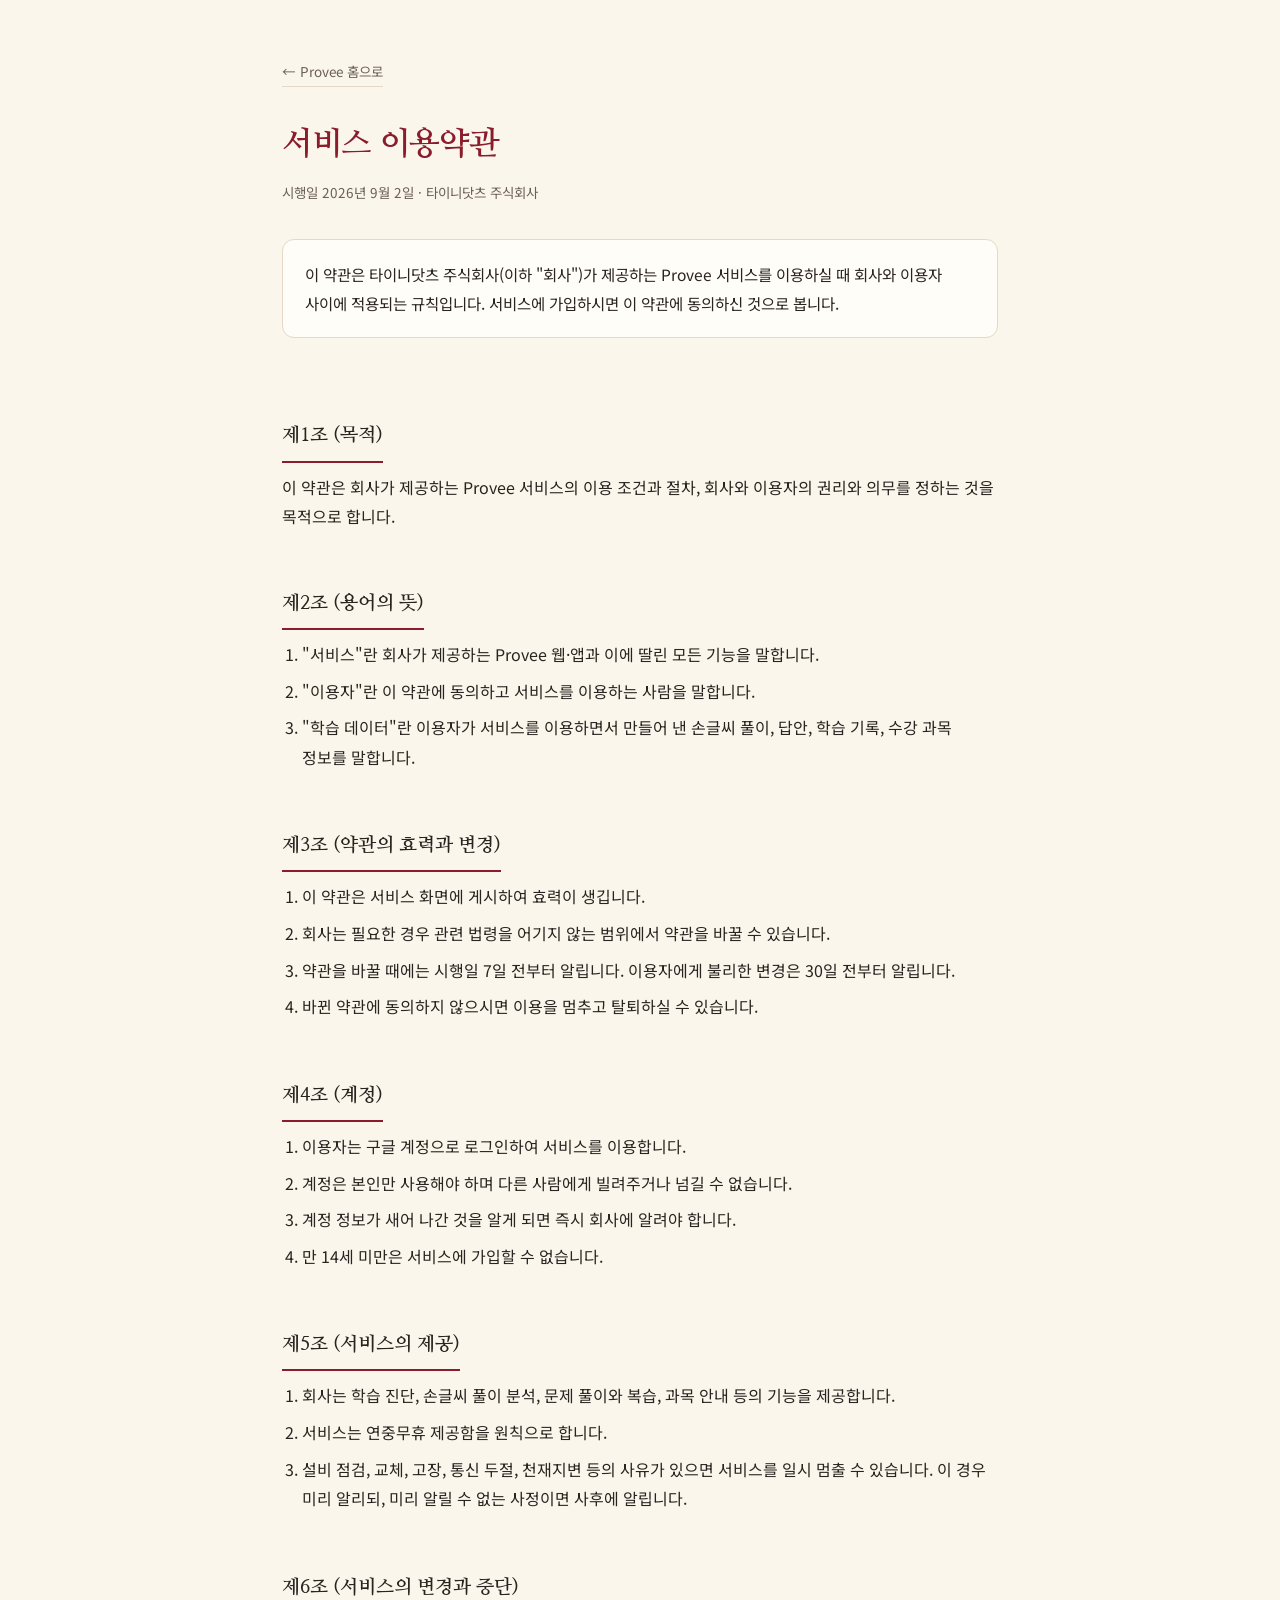
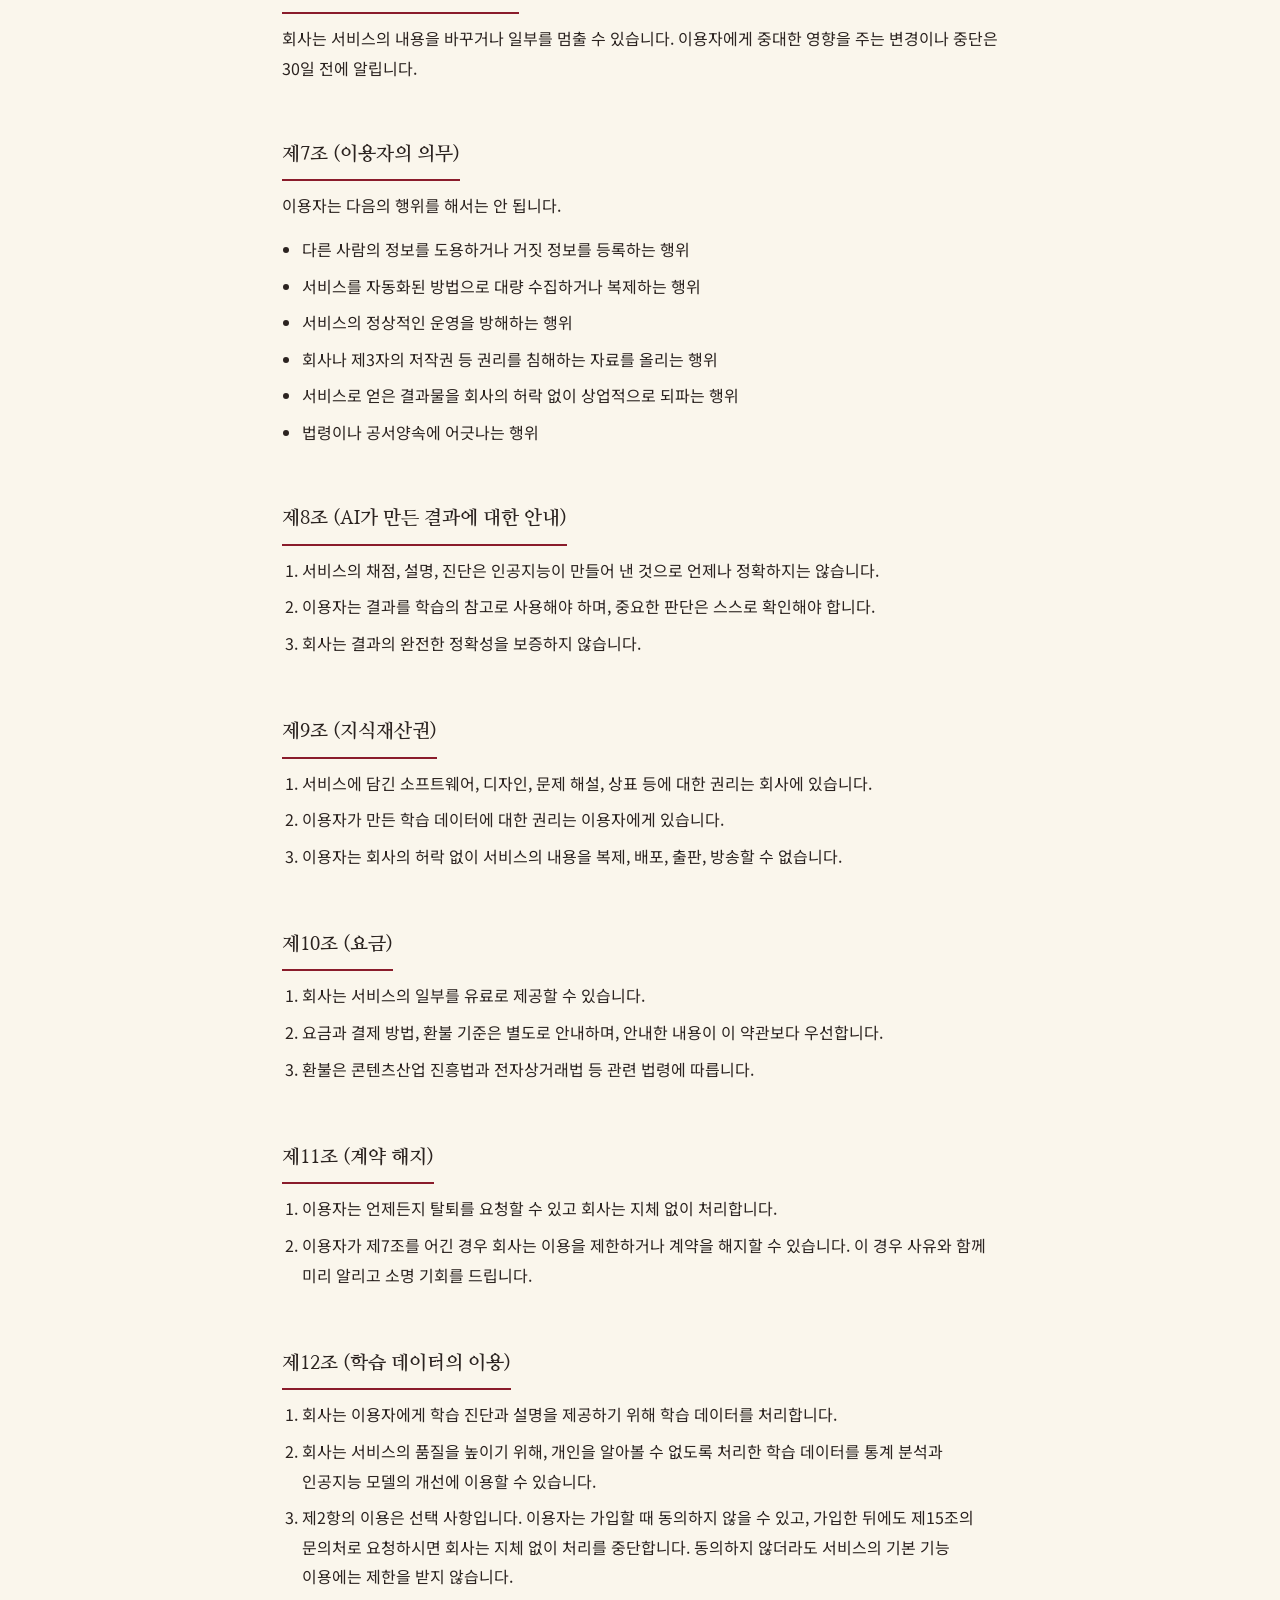
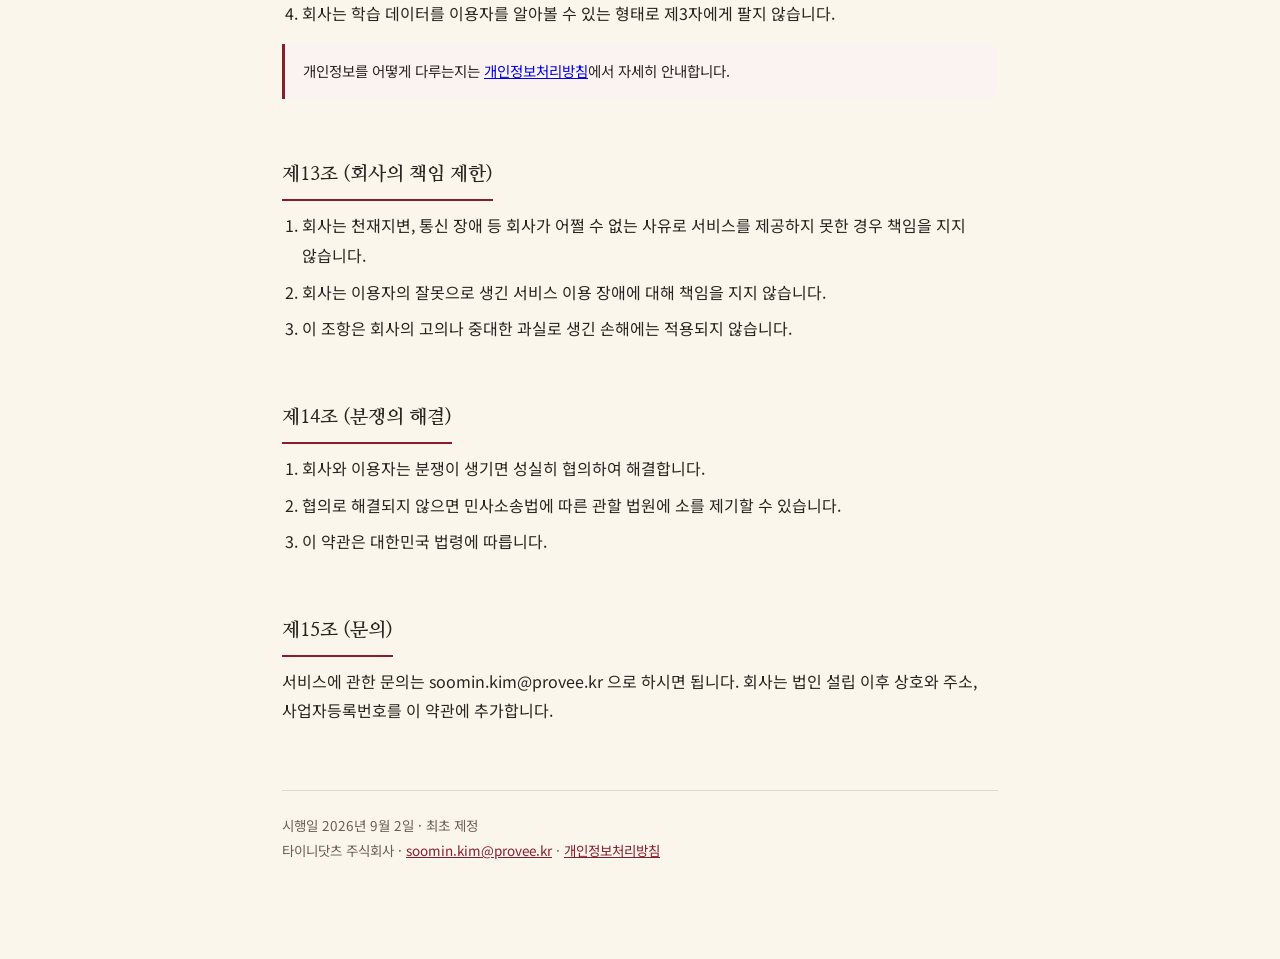
<file: terms.html>
<!DOCTYPE html>
<!--
  ============================================================
  Provee · 서비스 이용약관
  ------------------------------------------------------------
  대표님이 직접 글자 고치는 법
    1) github.com 에서 terms.html 열기 → 오른쪽 위 연필
    2) 한글만 수정 ( < > " 기호는 그대로 )
    3) 초록 Commit changes → 1~2분 뒤 반영

  ⚠ 제12조(학습 데이터의 이용)가 이 문서에서 가장 중요한 조항입니다.
     손글씨 데이터를 모델 개선에 쓰는 근거가 여기에 있습니다.
     변호사 검토 전에는 문구를 임의로 넓히지 마십시오.
  ============================================================
-->
<html lang="ko">
<head>
<meta charset="utf-8">
<meta name="viewport" content="width=device-width, initial-scale=1">
<title>서비스 이용약관 — Provee</title>
<meta name="description" content="Provee 서비스 이용약관. 계정, 이용 규칙, 학습 데이터의 이용, 요금, 해지에 관한 내용을 안내합니다.">
<link rel="canonical" href="https://provee.kr/terms.html">
<meta name="robots" content="index,follow">
<meta name="theme-color" content="#FAF6EC">
<link rel="icon" href="assets/brand/favicon-64.png" type="image/png">
<link rel="apple-touch-icon" href="assets/brand/apple-touch-icon.png">
<link rel="preconnect" href="https://fonts.googleapis.com">
<link rel="preconnect" href="https://fonts.gstatic.com" crossorigin>
<link href="https://fonts.googleapis.com/css2?family=Nanum+Myeongjo:wght@400;700&family=Noto+Sans+KR:wght@400;500;700&display=swap" rel="stylesheet">
<style>
  :root{
    --ivory:#FAF6EC; --paper:#fffdf7; --wine:#8A1C2B; --ink:#2b2320;
    --ink-soft:#6b5f57; --line:#e3d9c6;
  }
  *{box-sizing:border-box}
  body{
    margin:0; background:var(--ivory); color:var(--ink);
    font-family:'Noto Sans KR',system-ui,-apple-system,sans-serif;
    font-size:16px; line-height:1.85; word-break:keep-all;
  }
  .wrap{max-width:760px; margin:0 auto; padding:56px 22px 96px}
  .home{
    display:inline-block; font-size:13.5px; color:var(--ink-soft);
    text-decoration:none; border-bottom:1px solid var(--line); padding-bottom:2px;
  }
  .home:hover{color:var(--wine); border-color:var(--wine)}
  h1{
    font-family:'Nanum Myeongjo',serif; font-size:32px; font-weight:700;
    color:var(--wine); margin:28px 0 6px; letter-spacing:-.01em;
  }
  .meta{font-size:13.5px; color:var(--ink-soft); margin:0 0 34px}
  .lead{
    background:var(--paper); border:1px solid var(--line); border-radius:12px;
    padding:20px 22px; font-size:15.5px; margin:0 0 40px;
  }
  h2{
    font-family:'Nanum Myeongjo',serif; font-size:19px; font-weight:700;
    color:var(--ink); margin:40px 0 10px; padding-bottom:7px;
    border-bottom:2px solid var(--wine); display:inline-block;
  }
  p{margin:0 0 14px}
  ol{margin:0 0 16px; padding-left:20px}
  ul{margin:6px 0 14px; padding-left:20px}
  li{margin:0 0 7px}
  .note{
    background:#fbf3f1; border-left:3px solid var(--wine); border-radius:0 8px 8px 0;
    padding:14px 18px; font-size:14.5px; margin:0 0 18px;
  }
  footer{
    margin-top:64px; padding-top:22px; border-top:1px solid var(--line);
    font-size:13.5px; color:var(--ink-soft);
  }
  footer a{color:var(--wine)}
  @media (max-width:520px){
    body{font-size:15.5px}
    .wrap{padding:36px 18px 72px}
    h1{font-size:26px}
    h2{font-size:17.5px}
  }
</style>
</head>
<body>
<div class="wrap">

  <a class="home" href="/">← Provee 홈으로</a>

  <h1>서비스 이용약관</h1>
  <p class="meta">시행일 2026년 9월 2일 · 타이니닷츠 주식회사</p>

  <div class="lead">
    이 약관은 타이니닷츠 주식회사(이하 "회사")가 제공하는 Provee 서비스를 이용하실 때 회사와 이용자 사이에 적용되는 규칙입니다.
    서비스에 가입하시면 이 약관에 동의하신 것으로 봅니다.
  </div>

  <h2>제1조 (목적)</h2>
  <p>
    이 약관은 회사가 제공하는 Provee 서비스의 이용 조건과 절차, 회사와 이용자의 권리와 의무를 정하는 것을 목적으로 합니다.
  </p>

  <h2>제2조 (용어의 뜻)</h2>
  <ol>
    <li>"서비스"란 회사가 제공하는 Provee 웹·앱과 이에 딸린 모든 기능을 말합니다.</li>
    <li>"이용자"란 이 약관에 동의하고 서비스를 이용하는 사람을 말합니다.</li>
    <li>"학습 데이터"란 이용자가 서비스를 이용하면서 만들어 낸 손글씨 풀이, 답안, 학습 기록, 수강 과목 정보를 말합니다.</li>
  </ol>

  <h2>제3조 (약관의 효력과 변경)</h2>
  <ol>
    <li>이 약관은 서비스 화면에 게시하여 효력이 생깁니다.</li>
    <li>회사는 필요한 경우 관련 법령을 어기지 않는 범위에서 약관을 바꿀 수 있습니다.</li>
    <li>약관을 바꿀 때에는 시행일 7일 전부터 알립니다. 이용자에게 불리한 변경은 30일 전부터 알립니다.</li>
    <li>바뀐 약관에 동의하지 않으시면 이용을 멈추고 탈퇴하실 수 있습니다.</li>
  </ol>

  <h2>제4조 (계정)</h2>
  <ol>
    <li>이용자는 구글 계정으로 로그인하여 서비스를 이용합니다.</li>
    <li>계정은 본인만 사용해야 하며 다른 사람에게 빌려주거나 넘길 수 없습니다.</li>
    <li>계정 정보가 새어 나간 것을 알게 되면 즉시 회사에 알려야 합니다.</li>
    <li>만 14세 미만은 서비스에 가입할 수 없습니다.</li>
  </ol>

  <h2>제5조 (서비스의 제공)</h2>
  <ol>
    <li>회사는 학습 진단, 손글씨 풀이 분석, 문제 풀이와 복습, 과목 안내 등의 기능을 제공합니다.</li>
    <li>서비스는 연중무휴 제공함을 원칙으로 합니다.</li>
    <li>설비 점검, 교체, 고장, 통신 두절, 천재지변 등의 사유가 있으면 서비스를 일시 멈출 수 있습니다. 이 경우 미리 알리되, 미리 알릴 수 없는 사정이면 사후에 알립니다.</li>
  </ol>

  <h2>제6조 (서비스의 변경과 중단)</h2>
  <p>
    회사는 서비스의 내용을 바꾸거나 일부를 멈출 수 있습니다.
    이용자에게 중대한 영향을 주는 변경이나 중단은 30일 전에 알립니다.
  </p>

  <h2>제7조 (이용자의 의무)</h2>
  <p>이용자는 다음의 행위를 해서는 안 됩니다.</p>
  <ul>
    <li>다른 사람의 정보를 도용하거나 거짓 정보를 등록하는 행위</li>
    <li>서비스를 자동화된 방법으로 대량 수집하거나 복제하는 행위</li>
    <li>서비스의 정상적인 운영을 방해하는 행위</li>
    <li>회사나 제3자의 저작권 등 권리를 침해하는 자료를 올리는 행위</li>
    <li>서비스로 얻은 결과물을 회사의 허락 없이 상업적으로 되파는 행위</li>
    <li>법령이나 공서양속에 어긋나는 행위</li>
  </ul>

  <h2>제8조 (AI가 만든 결과에 대한 안내)</h2>
  <ol>
    <li>서비스의 채점, 설명, 진단은 인공지능이 만들어 낸 것으로 언제나 정확하지는 않습니다.</li>
    <li>이용자는 결과를 학습의 참고로 사용해야 하며, 중요한 판단은 스스로 확인해야 합니다.</li>
    <li>회사는 결과의 완전한 정확성을 보증하지 않습니다.</li>
  </ol>

  <h2>제9조 (지식재산권)</h2>
  <ol>
    <li>서비스에 담긴 소프트웨어, 디자인, 문제 해설, 상표 등에 대한 권리는 회사에 있습니다.</li>
    <li>이용자가 만든 학습 데이터에 대한 권리는 이용자에게 있습니다.</li>
    <li>이용자는 회사의 허락 없이 서비스의 내용을 복제, 배포, 출판, 방송할 수 없습니다.</li>
  </ol>

  <h2>제10조 (요금)</h2>
  <ol>
    <li>회사는 서비스의 일부를 유료로 제공할 수 있습니다.</li>
    <li>요금과 결제 방법, 환불 기준은 별도로 안내하며, 안내한 내용이 이 약관보다 우선합니다.</li>
    <li>환불은 콘텐츠산업 진흥법과 전자상거래법 등 관련 법령에 따릅니다.</li>
  </ol>

  <h2>제11조 (계약 해지)</h2>
  <ol>
    <li>이용자는 언제든지 탈퇴를 요청할 수 있고 회사는 지체 없이 처리합니다.</li>
    <li>이용자가 제7조를 어긴 경우 회사는 이용을 제한하거나 계약을 해지할 수 있습니다. 이 경우 사유와 함께 미리 알리고 소명 기회를 드립니다.</li>
  </ol>

  <h2>제12조 (학습 데이터의 이용)</h2>
  <ol>
    <li>회사는 이용자에게 학습 진단과 설명을 제공하기 위해 학습 데이터를 처리합니다.</li>
    <li>
      회사는 서비스의 품질을 높이기 위해, 개인을 알아볼 수 없도록 처리한 학습 데이터를
      통계 분석과 인공지능 모델의 개선에 이용할 수 있습니다.
    </li>
    <li>
      제2항의 이용은 선택 사항입니다. 이용자는 가입할 때 동의하지 않을 수 있고,
      가입한 뒤에도 제15조의 문의처로 요청하시면 회사는 지체 없이 처리를 중단합니다.
      동의하지 않더라도 서비스의 기본 기능 이용에는 제한을 받지 않습니다.
    </li>
    <li>회사는 학습 데이터를 이용자를 알아볼 수 있는 형태로 제3자에게 팔지 않습니다.</li>
  </ol>
  <div class="note">
    개인정보를 어떻게 다루는지는 <a href="/privacy.html">개인정보처리방침</a>에서 자세히 안내합니다.
  </div>

  <h2>제13조 (회사의 책임 제한)</h2>
  <ol>
    <li>회사는 천재지변, 통신 장애 등 회사가 어쩔 수 없는 사유로 서비스를 제공하지 못한 경우 책임을 지지 않습니다.</li>
    <li>회사는 이용자의 잘못으로 생긴 서비스 이용 장애에 대해 책임을 지지 않습니다.</li>
    <li>이 조항은 회사의 고의나 중대한 과실로 생긴 손해에는 적용되지 않습니다.</li>
  </ol>

  <h2>제14조 (분쟁의 해결)</h2>
  <ol>
    <li>회사와 이용자는 분쟁이 생기면 성실히 협의하여 해결합니다.</li>
    <li>협의로 해결되지 않으면 민사소송법에 따른 관할 법원에 소를 제기할 수 있습니다.</li>
    <li>이 약관은 대한민국 법령에 따릅니다.</li>
  </ol>

  <h2>제15조 (문의)</h2>
  <p>
    서비스에 관한 문의는 soomin.kim@provee.kr 으로 하시면 됩니다.
    회사는 법인 설립 이후 상호와 주소, 사업자등록번호를 이 약관에 추가합니다.
  </p>

  <footer>
    시행일 2026년 9월 2일 · 최초 제정<br>
    타이니닷츠 주식회사 · <a href="mailto:soomin.kim@provee.kr">soomin.kim@provee.kr</a> ·
    <a href="/privacy.html">개인정보처리방침</a>
  </footer>

</div>
</body>
</html>
</file>
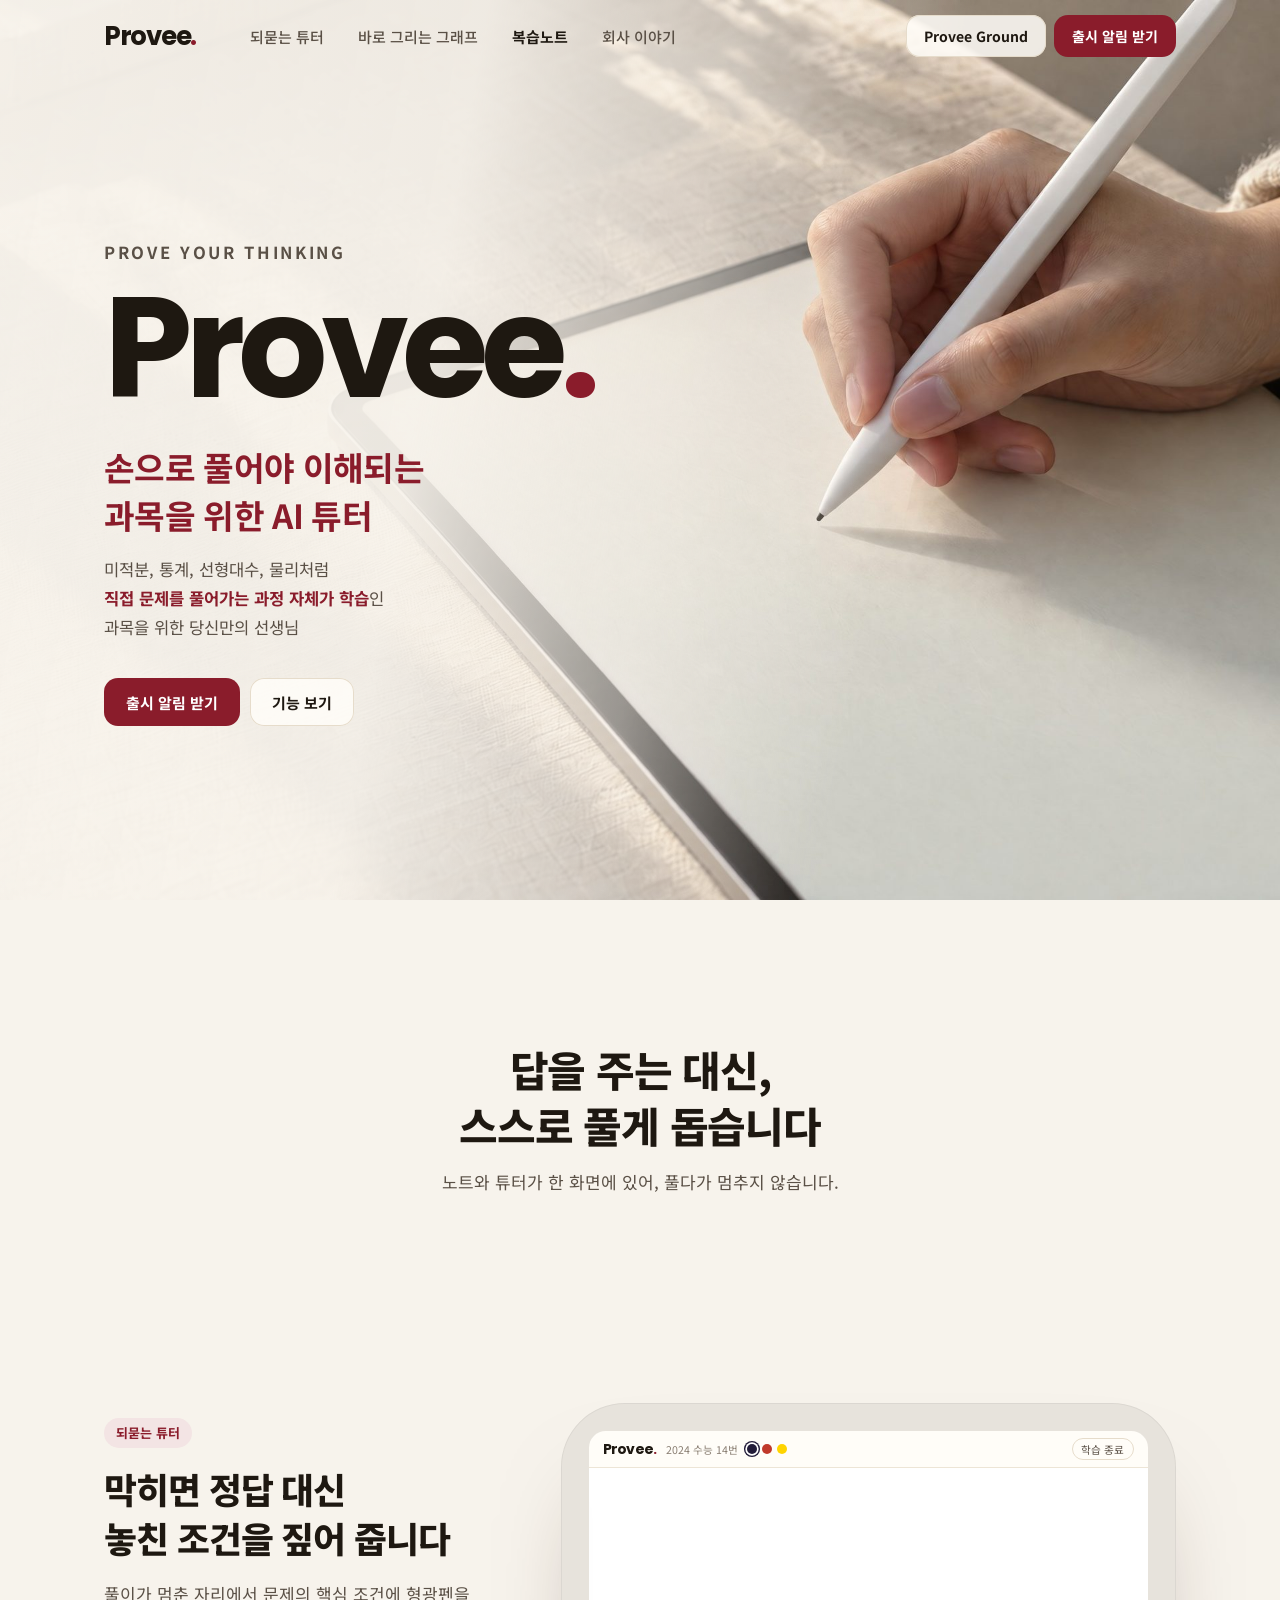
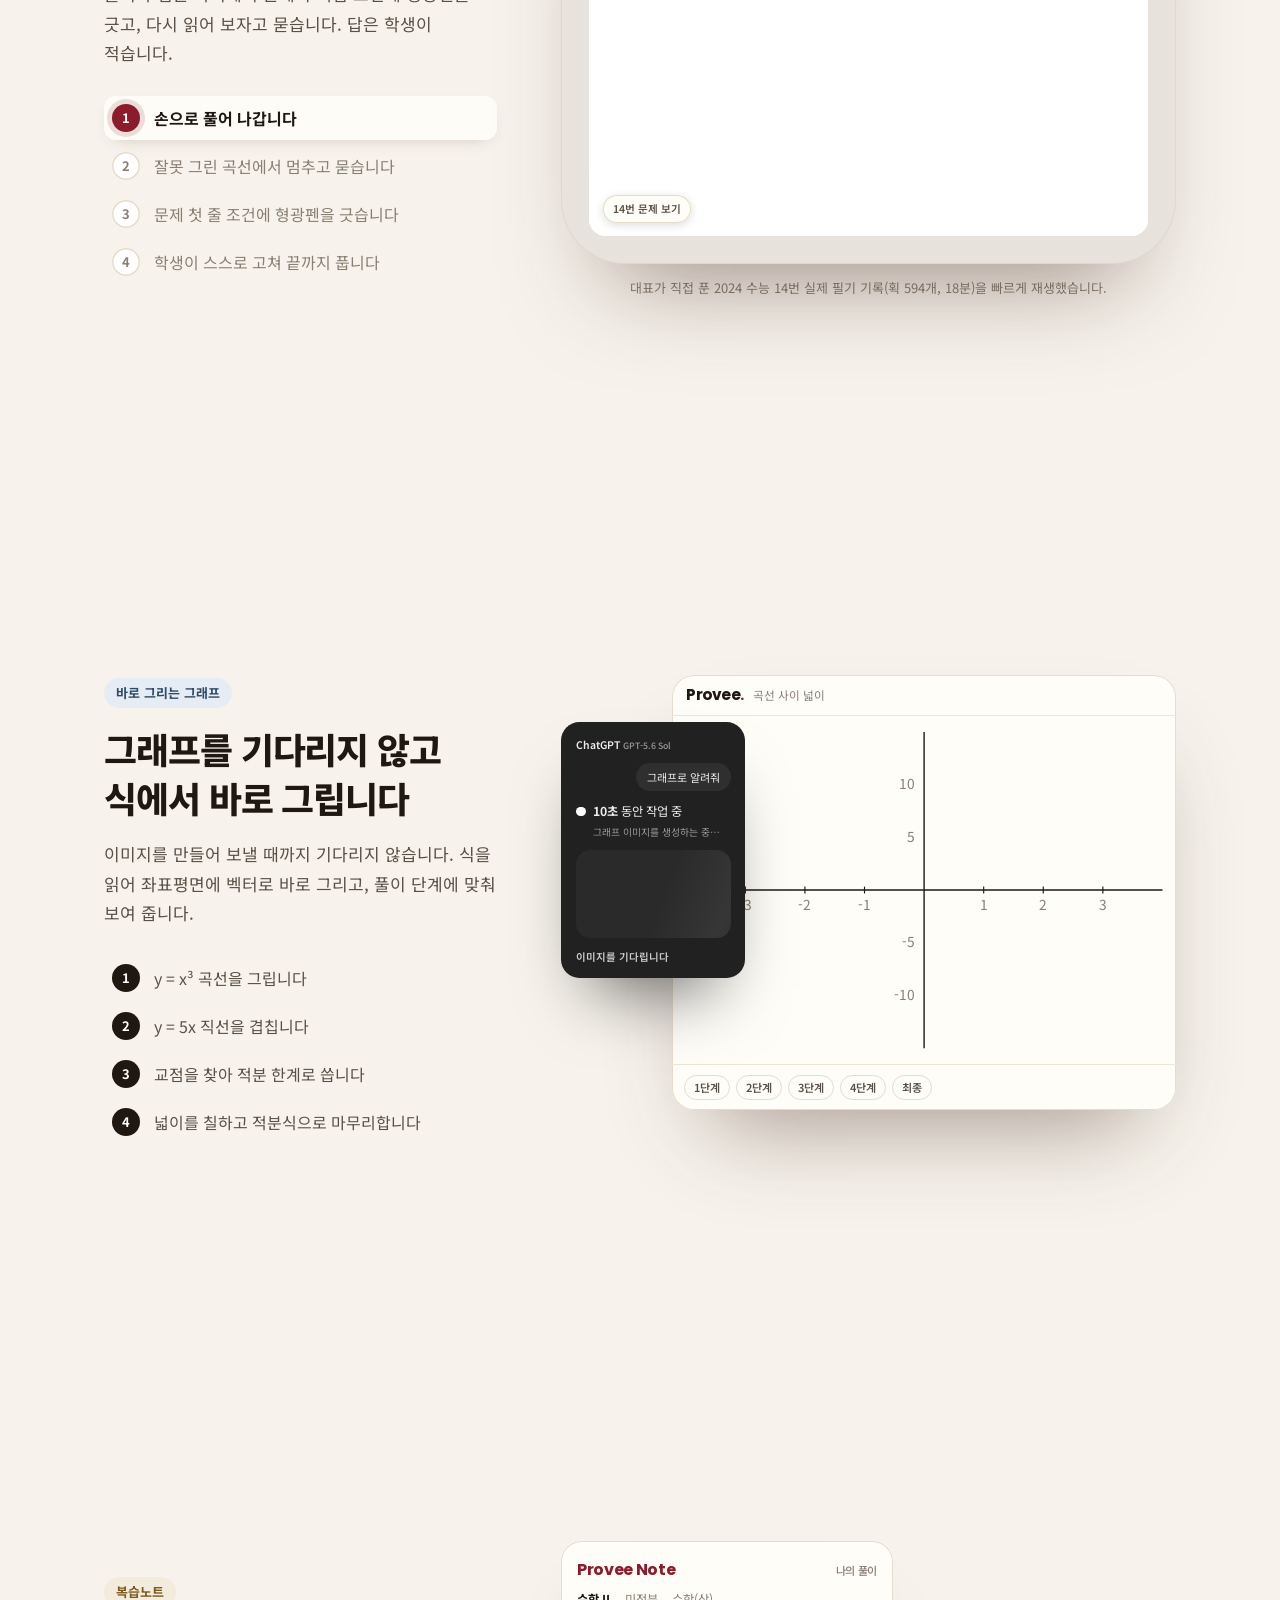
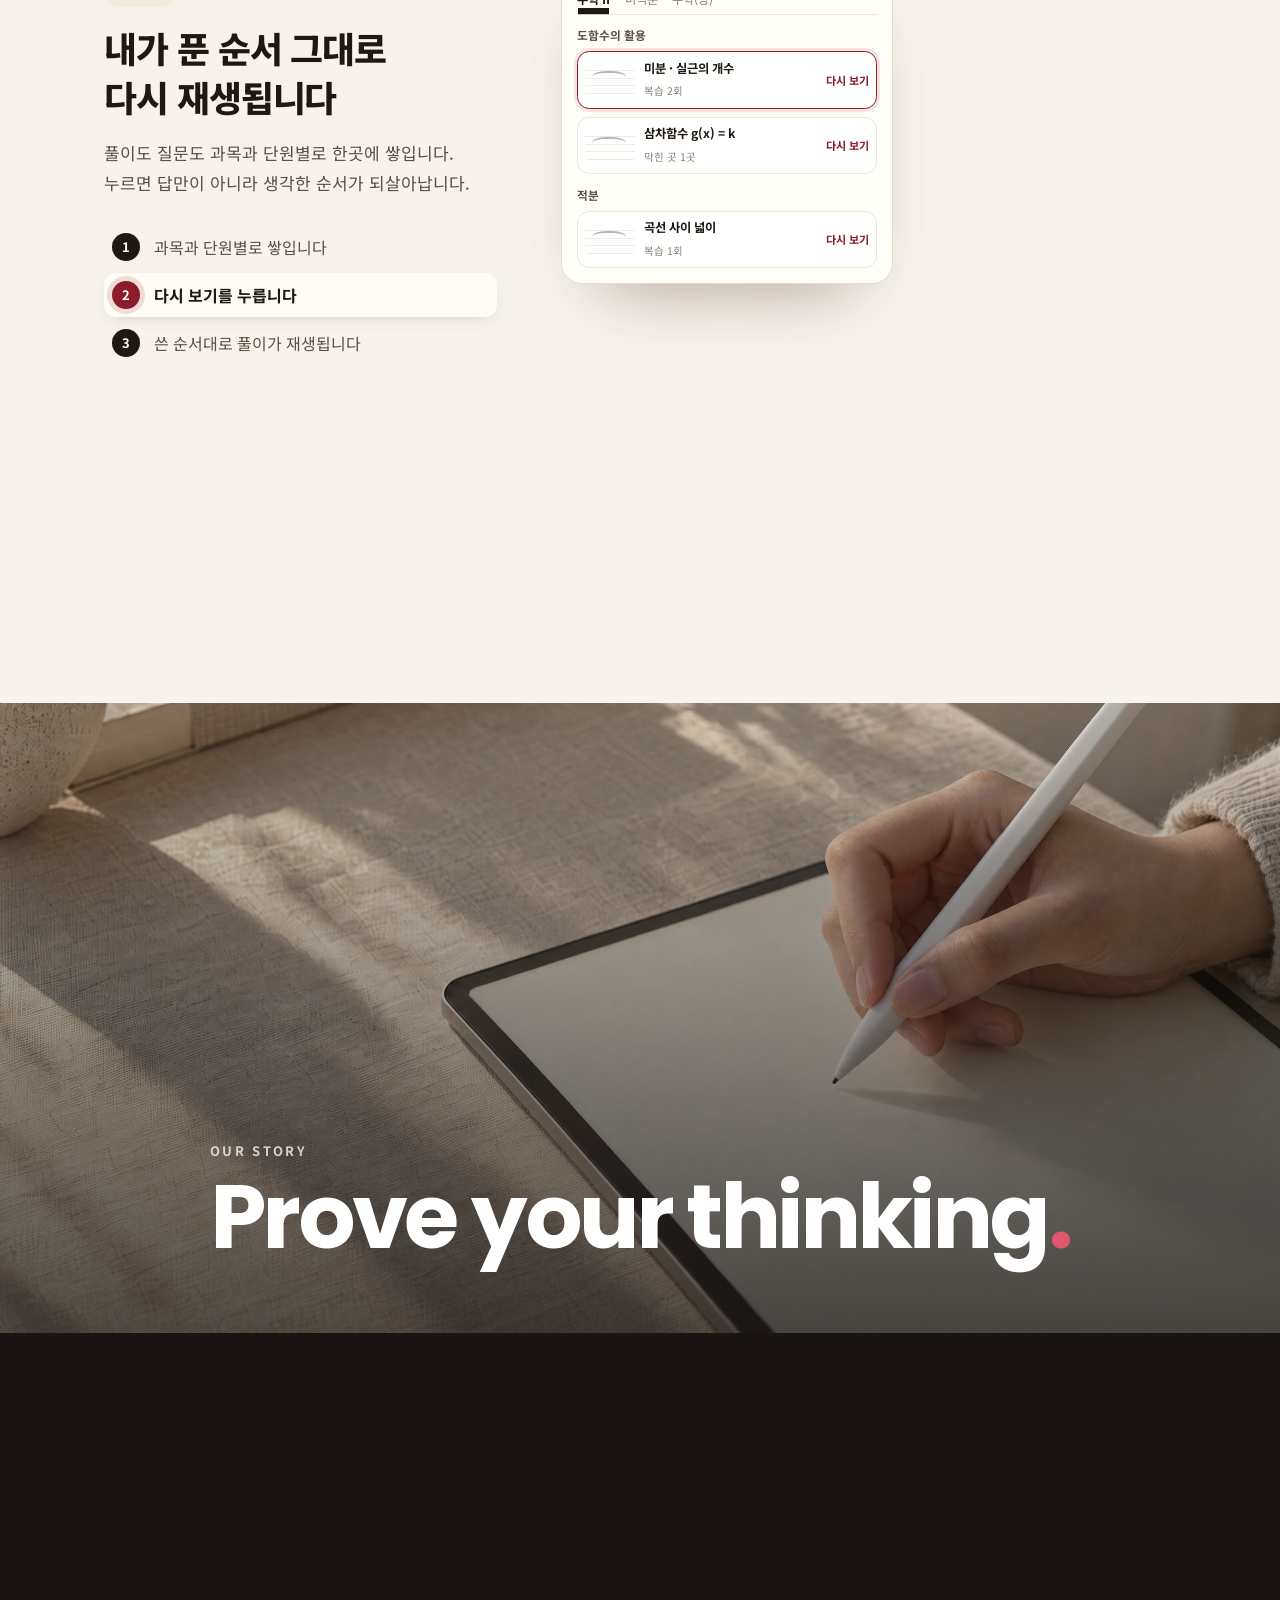
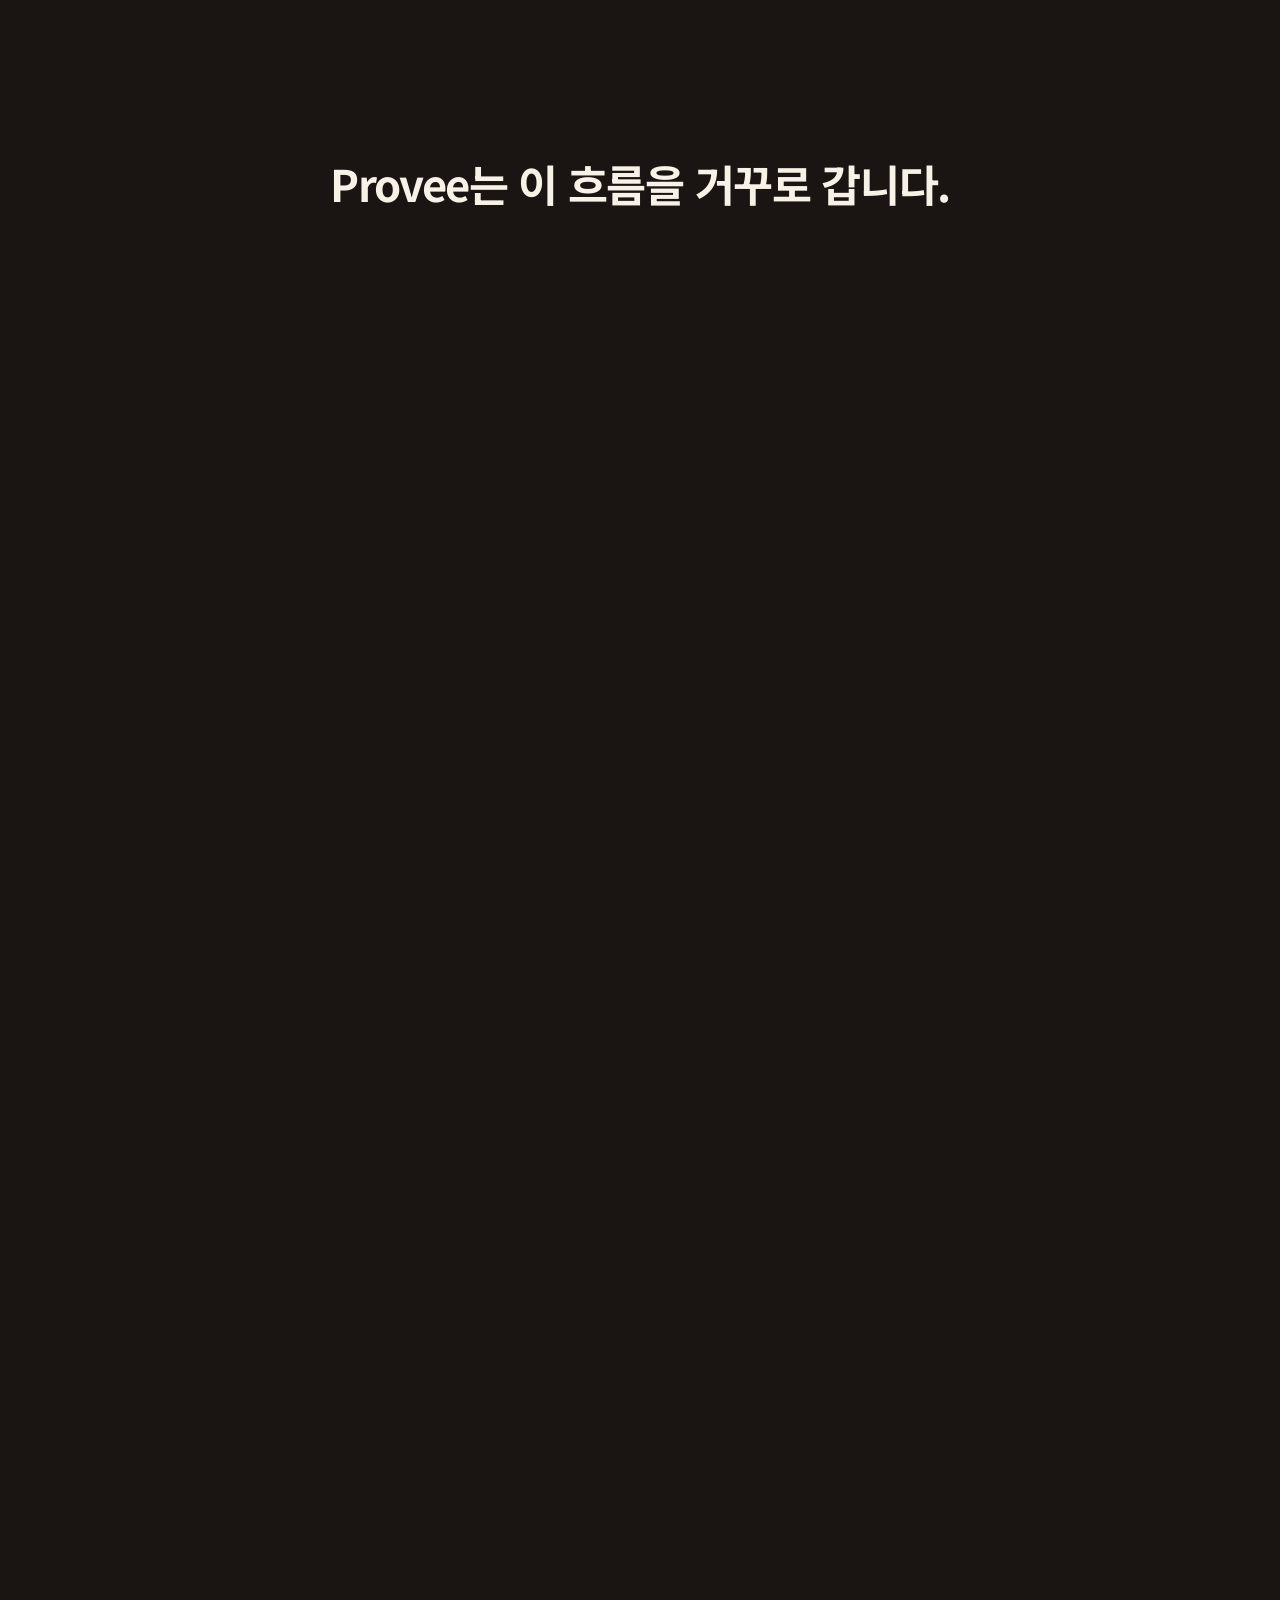
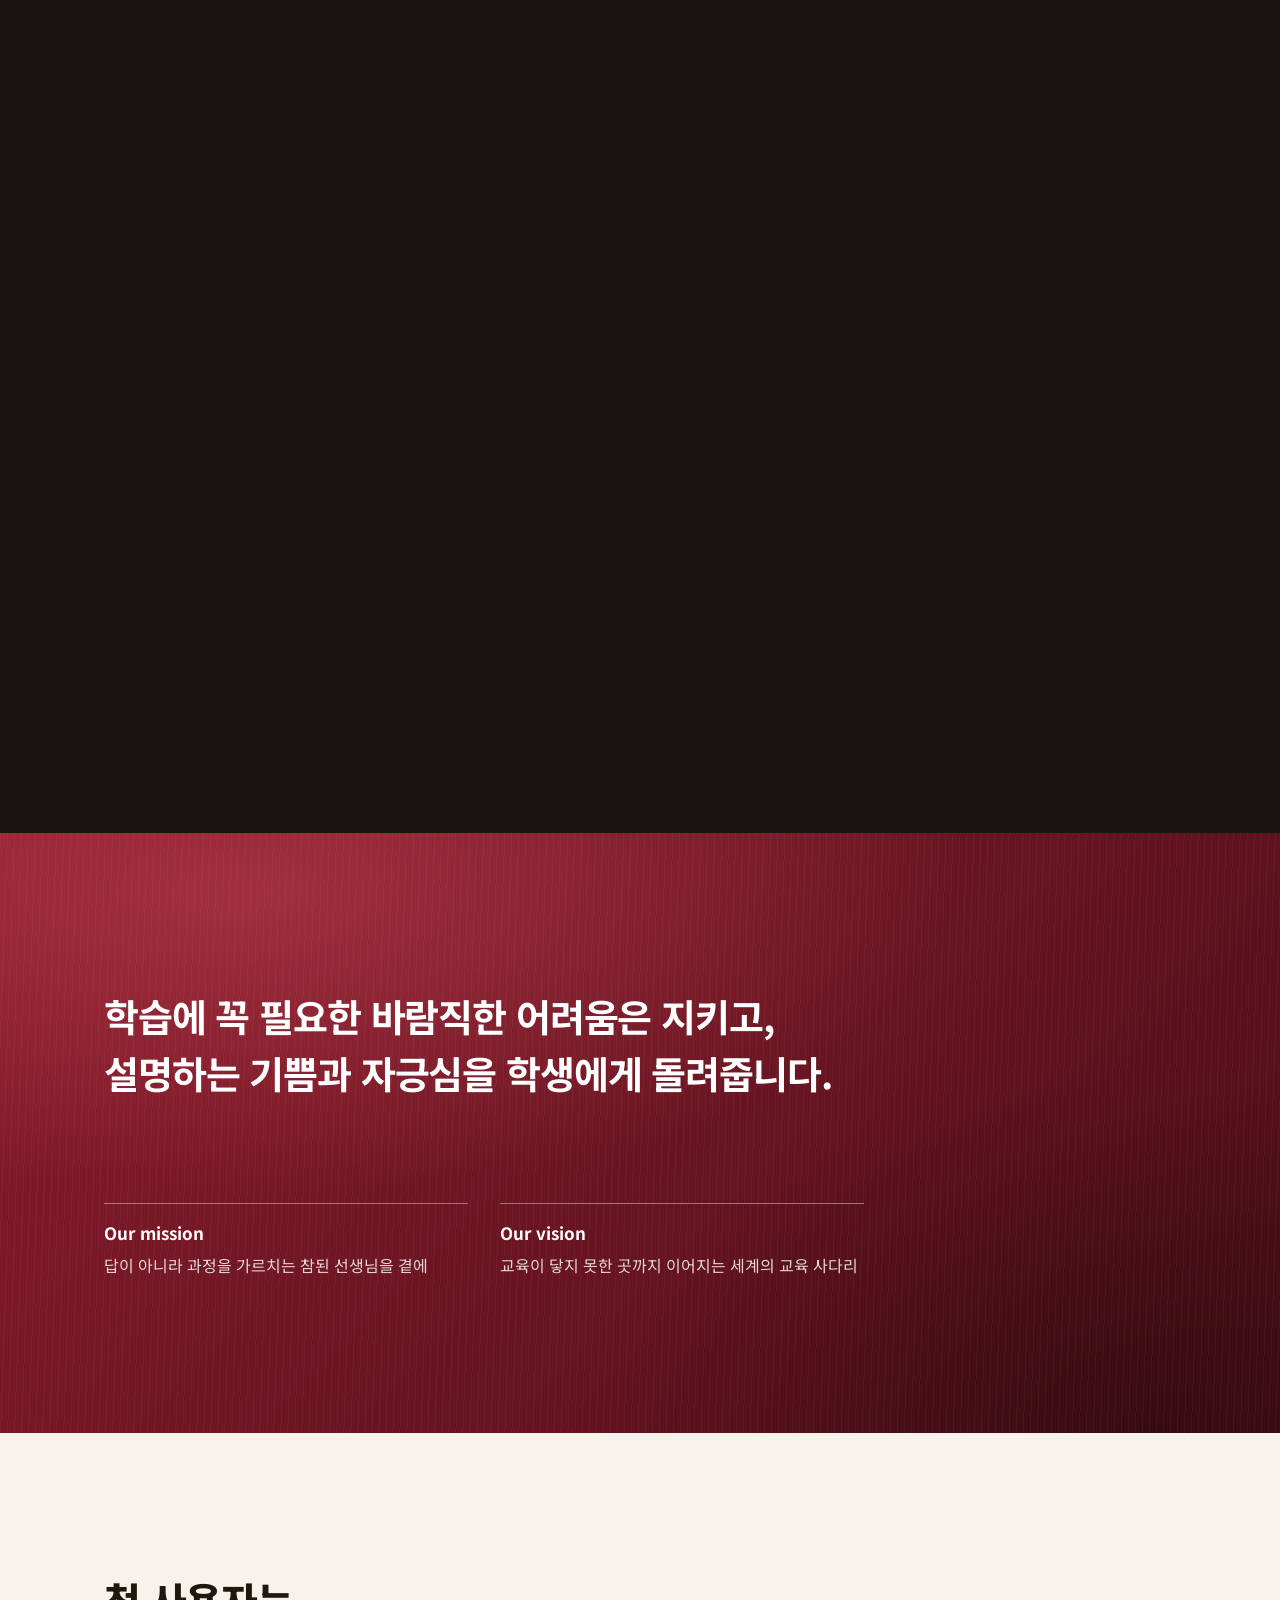
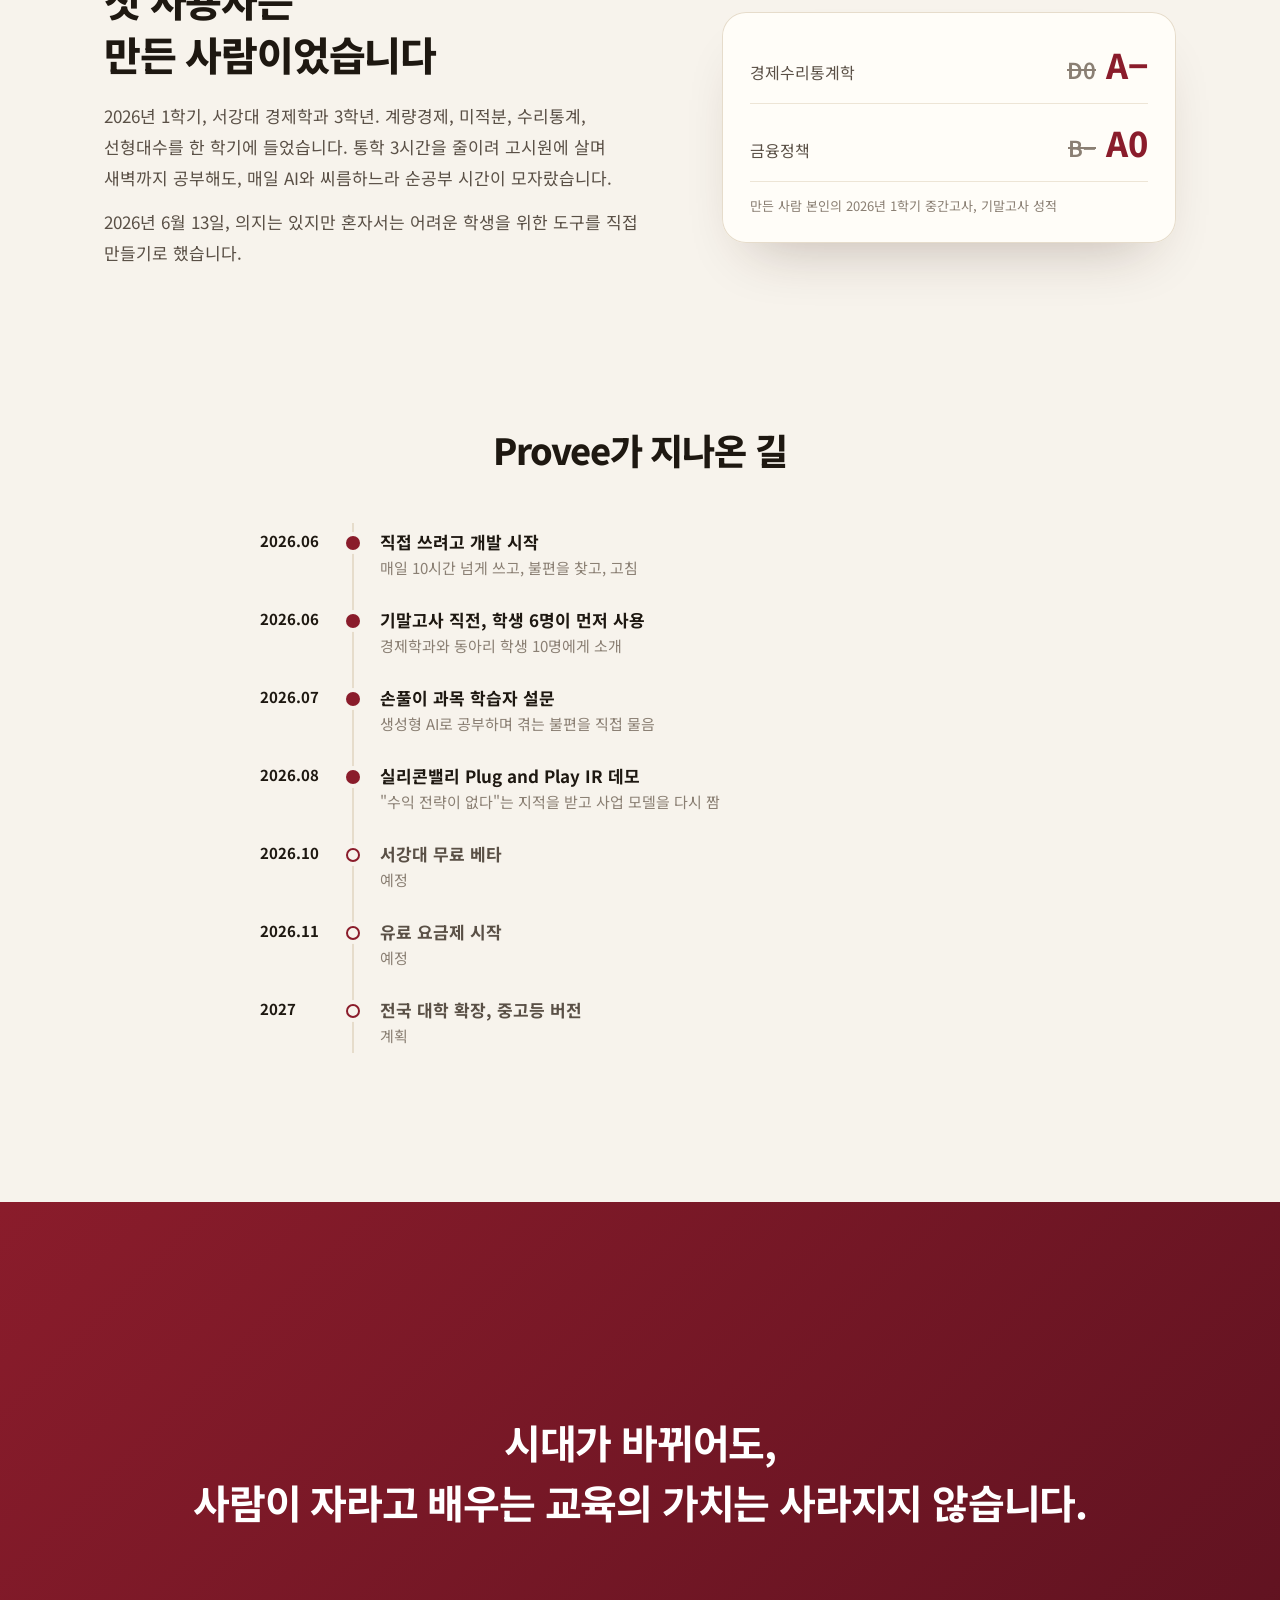
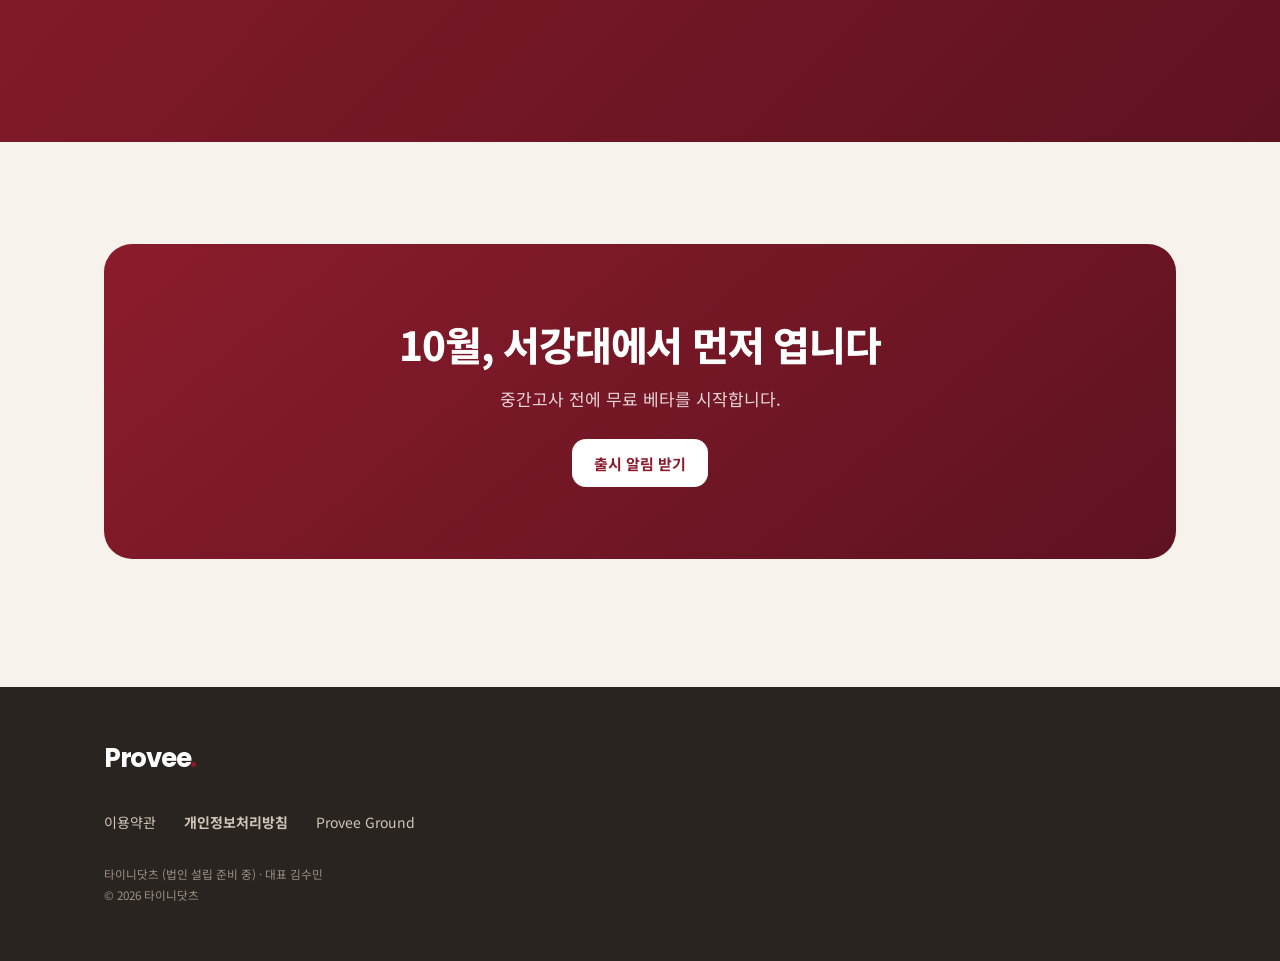
<file: v3.html>
<!doctype html>
<html lang="ko">
<head>
<meta charset="utf-8">
<meta name="viewport" content="width=device-width, initial-scale=1, viewport-fit=cover">
<meta name="description" content="Provee — 손으로 푸는 과정을 읽고, 답 대신 되물어 스스로 풀게 돕는 수학 학습 앱">
<link rel="icon" href="assets/brand/favicon-64.png" type="image/png">
<title>Provee 제품 소개 (v3 보관)</title>
<link rel="canonical" href="https://provee.kr/">
<link rel="preconnect" href="https://fonts.googleapis.com">
<link rel="preconnect" href="https://fonts.gstatic.com" crossorigin>
<link rel="stylesheet" href="https://fonts.googleapis.com/css2?family=Noto+Sans+KR:wght@400;500;600;700;800&family=Poppins:wght@600;700&family=Caveat:wght@600;700&display=swap">
<style>
:root{
  --ivory:#F7F3EC; --paper:#FFFDF8; --card:#F6EFE4; --ink:#1E1811; --ink2:#5A5046; --ink3:#8A7F73; --line:#E6DCCB; --rule:#EDE5D6;
  --wine:#8A1C2B; --wine-d:#5E1220; --wine-s:#F3E4E4; --wine-hl:rgba(138,28,43,.22); --pen:#221C39;
  --font:"Noto Sans KR","Apple SD Gothic Neo",system-ui,sans-serif; --brand:"Poppins","Noto Sans KR",sans-serif; --hand:"Caveat","Bradley Hand",cursive;
  --ease:cubic-bezier(.2,0,0,1); --gut:clamp(20px,5vw,64px); --max:1200px;
}
*{box-sizing:border-box}
[hidden]{display:none!important}
html{scroll-behavior:smooth}
body{margin:0;background:var(--ivory);color:var(--ink);font-family:var(--font);-webkit-font-smoothing:antialiased;word-break:keep-all;overflow-wrap:anywhere}
a{color:inherit;text-decoration:none}
button{font:inherit;color:inherit;border:0;background:none;cursor:pointer;padding:0}
:focus-visible{outline:2px solid var(--wine);outline-offset:3px;border-radius:8px}
.wm{font-family:var(--brand);font-weight:700;letter-spacing:-.05em}
.wm i{font-style:normal;color:var(--wine)}

/* ---------- header ---------- */
.hdr{position:fixed;top:0;left:0;right:0;z-index:50;padding-top:env(safe-area-inset-top,0px);transition:background .3s var(--ease),box-shadow .3s var(--ease)}
.hdr.solid{background:rgba(247,243,236,.92);backdrop-filter:blur(14px);box-shadow:0 1px 0 var(--line)}
.hdr-in{max-width:var(--max);margin:0 auto;padding-inline:var(--gut);height:72px;display:flex;align-items:center;gap:40px}
.hdr .wm{font-size:26px;color:var(--ink)}
.gnb{display:flex;gap:6px;list-style:none;margin:0;padding:0}
.gnb a{display:flex;align-items:center;height:40px;padding-inline:14px;border-radius:10px;font-size:15px;font-weight:500;color:var(--ink2);transition:background .16s,color .16s}
.gnb a:hover{background:rgba(30,24,17,.05);color:var(--ink)}
.gnb a[aria-current="true"]{color:var(--ink);font-weight:700}
.hdr-r{margin-left:auto;display:flex;gap:8px;align-items:center}
.btn{display:inline-flex;align-items:center;justify-content:center;height:48px;padding-inline:22px;border-radius:14px;font-weight:700;font-size:15px;white-space:nowrap;transition:background .16s var(--ease),transform .16s var(--ease)}
.btn:active{transform:scale(.98)}
.btn-w{background:var(--wine);color:#fff}
.btn-w:hover{background:var(--wine-d)}
.btn-l{background:rgba(255,253,248,.85);color:var(--ink);box-shadow:inset 0 0 0 1px var(--line)}
.hdr .btn{height:42px;padding-inline:18px;font-size:14px}
.burger{display:none;width:44px;height:44px;border-radius:12px;place-items:center}
@media (max-width:900px){.gnb,.hdr .btn-l{display:none}.burger{display:grid}.hdr .btn-w{display:none}}
.drawer{position:fixed;inset:0;z-index:60;background:var(--ivory);padding:calc(env(safe-area-inset-top,0px) + 12px) var(--gut) 32px;display:flex;flex-direction:column;gap:8px;transform:translateY(-100%);transition:transform .4s var(--ease)}
.drawer.on{transform:none}
.drawer-top{display:flex;justify-content:space-between;align-items:center;height:60px}
.drawer a.l{font-size:24px;font-weight:700;padding:14px 0;border-bottom:1px solid var(--line)}
.drawer .btn{margin-top:auto}

/* ---------- hero (IR deck slide 1) ---------- */
.hero{position:relative;min-height:min(100svh,920px);display:flex;align-items:center;overflow:hidden;background:#EDE6DA}
.hero-bg{position:absolute;inset:0;background:url(img/hero-pen.jpg) 70% 50%/cover no-repeat;transform:scale(1.04);animation:heroIn 2.4s var(--ease) forwards}
@keyframes heroIn{to{transform:scale(1)}}
.hero::before{content:"";position:absolute;inset:0;z-index:1;background:linear-gradient(100deg,rgba(247,243,236,.97) 0%,rgba(247,243,236,.93) 34%,rgba(247,243,236,.55) 52%,rgba(247,243,236,0) 68%)}
.hero-in{position:relative;z-index:2;width:100%;max-width:var(--max);margin:0 auto;padding:120px var(--gut) 72px}
.eyebrow{font-size:13px;font-weight:700;letter-spacing:.16em;color:var(--ink2)}
.hero .wm{display:block;font-size:clamp(72px,11vw,150px);line-height:.95;color:var(--ink);margin-top:14px}
.hero h1{margin:28px 0 0;font-size:clamp(24px,2.6vw,34px);line-height:1.45;font-weight:700;color:var(--wine);letter-spacing:-.02em}
.hero p{margin:16px 0 0;font-size:clamp(15px,1.3vw,17px);line-height:1.75;color:var(--ink2);max-width:30em}
.hero p b{color:var(--wine)}
.hero .cta{display:flex;gap:10px;flex-wrap:wrap;margin-top:36px}
.hero .fade{opacity:0;transform:translateY(14px);animation:up .9s var(--ease) forwards}
@keyframes up{to{opacity:1;transform:none}}
@media (max-width:760px){
  .hero{align-items:flex-end;min-height:760px}
  .hero-bg{background-position:72% 30%}
  .hero::before{background:linear-gradient(180deg,rgba(247,243,236,0) 0%,rgba(247,243,236,.4) 30%,rgba(247,243,236,.95) 55%,rgba(247,243,236,1) 100%)}
}

/* ---------- features ---------- */
.feats{position:relative;background:var(--ivory)}
.feats-head{max-width:var(--max);margin:0 auto;padding:clamp(96px,11vw,150px) var(--gut) 24px;text-align:center}
.feats-head h2{margin:0;font-size:clamp(28px,3.4vw,42px);line-height:1.35;font-weight:800;letter-spacing:-.03em}
.feats-head p{margin:14px auto 0;font-size:17px;line-height:1.7;color:var(--ink2);max-width:34em}
.frows{max-width:var(--max);margin:0 auto;padding-inline:var(--gut)}
.frow{min-height:min(100vh,860px);display:grid;grid-template-columns:.78fr 1.22fr;gap:clamp(32px,5vw,72px);align-items:center;padding-block:56px}
.f-copy{display:flex;flex-direction:column;gap:16px;opacity:0;transform:translateY(24px);transition:opacity .8s var(--ease),transform .9s var(--ease)}
.f-vis{min-width:0;opacity:0;transform:translateY(40px) scale(.97);transition:opacity .9s var(--ease) .12s,transform 1s var(--ease) .12s}
.frow.in .f-copy,.frow.in .f-vis{opacity:1;transform:none}
.tag{align-self:flex-start;height:30px;display:inline-flex;align-items:center;padding-inline:12px;border-radius:999px;font-size:13px;font-weight:700}
.tag.t1{background:#F3E4E4;color:#8A1C2B}.tag.t2{background:#E6ECF3;color:#2F4C66}.tag.t3{background:#F3ECDC;color:#7A5A1E}
.f-copy h3{margin:0;font-size:clamp(26px,2.8vw,36px);line-height:1.38;font-weight:800;letter-spacing:-.03em}
.f-copy p{margin:0;font-size:17px;line-height:1.75;color:var(--ink2);max-width:28em}
.steps{list-style:none;margin:12px 0 0;padding:0;display:grid;gap:4px;counter-reset:st;position:relative}
.steps li{counter-increment:st;position:relative;display:flex;align-items:center;gap:14px;min-height:44px;padding:8px 12px 8px 8px;border-radius:12px;font-size:16px;line-height:1.45;color:var(--ink3);transition:color .4s var(--ease),background .4s var(--ease)}
.steps li::before{content:counter(st);flex:none;width:28px;height:28px;border-radius:50%;display:grid;place-items:center;font-size:13px;font-weight:700;background:#fff;color:var(--ink3);box-shadow:inset 0 0 0 1.5px var(--line);transition:all .4s var(--ease)}
.steps li.done{color:var(--ink2)}
.steps li.done::before{background:var(--ink);color:#fff;box-shadow:none}
.steps li.now{color:var(--ink);font-weight:700;background:rgba(255,253,248,.9);box-shadow:0 6px 18px -10px rgba(60,30,20,.3)}
.steps li.now::before{background:var(--wine);color:#fff;box-shadow:0 0 0 5px rgba(138,28,43,.14)}
@media (max-width:900px){.frow{grid-template-columns:1fr;min-height:0;padding-block:48px}.f-vis{order:2}}
/* ---------- scene common (container-query sized, so text never clips) ---------- */
.dev{container-type:inline-size;position:relative;width:100%;aspect-ratio:4/3;background:#E7E3DC;border-radius:5cqw;padding:2.2cqw;box-shadow:0 60px 100px -50px rgba(60,30,20,.5),inset 0 0 0 1px rgba(0,0,0,.05)}
.scr{position:relative;height:100%;border-radius:3cqw;overflow:hidden;background:var(--paper);display:flex;flex-direction:column}
.bar{flex:none;display:flex;align-items:center;gap:1.6cqw;height:6.6cqw;padding-inline:2.4cqw;border-bottom:1px solid var(--rule);font-size:1.9cqw;color:var(--ink3)}
.bar .wm{font-size:2.5cqw;color:var(--ink)}
.bar .end{margin-left:auto;border:1px solid var(--line);border-radius:99px;padding:.4cqw 1.6cqw;color:var(--ink2)}
.dots{display:flex;gap:.9cqw}.dots i{width:1.8cqw;height:1.8cqw;border-radius:50%;display:block}

/* B: GPT vs Provee */
.duo{container-type:inline-size;position:relative;width:100%;aspect-ratio:1.3}
.gpt{position:absolute;left:0;top:10%;width:30%;z-index:2;background:#212121;color:#ECECEC;border-radius:3cqw;padding:2.4cqw;display:flex;flex-direction:column;gap:1.8cqw;box-shadow:0 40px 70px -30px rgba(0,0,0,.6);aspect-ratio:.72}
.gpt-h{font-size:1.7cqw;font-weight:600}.gpt-h small{color:#9B9B9B;font-weight:500;margin-left:.6cqw}
.gpt-u{align-self:flex-end;background:#2F2F2F;border-radius:3cqw;padding:1cqw 1.8cqw;font-size:1.8cqw}
.gpt-s{display:flex;align-items:center;gap:1.2cqw;font-size:2cqw}
.gpt-s i{width:1.6cqw;height:1.6cqw;border-radius:50%;background:#fff;animation:pulse 1.2s ease-in-out infinite}
@keyframes pulse{50%{opacity:.3;transform:scale(.75)}}
.gpt-s b{font-variant-numeric:tabular-nums}
.gpt-m{font-size:1.6cqw;color:#9B9B9B;margin-top:-1cqw;padding-left:2.8cqw}
.gpt-img{flex:1;border-radius:2.4cqw;background:linear-gradient(110deg,#2A2A2A 30%,#363636 50%,#2A2A2A 70%);background-size:200% 100%;animation:shim 1.6s linear infinite}
@keyframes shim{to{background-position:-200% 0}}
.gpt-c{font-size:1.7cqw;font-weight:600;opacity:.85}
.pv{position:absolute;right:0;top:0;width:82%;height:92%;background:var(--paper);border-radius:3.6cqw;overflow:hidden;display:flex;flex-direction:column;box-shadow:0 50px 90px -40px rgba(60,30,20,.45),inset 0 0 0 1px var(--line)}
.pv svg{min-height:0}
.pv svg{display:block;width:100%;flex:1}
.pv-f{display:flex;align-items:center;gap:.9cqw;padding:1.6cqw 2cqw;border-top:1px solid var(--rule);flex-wrap:wrap}
.pv-f span{height:4.2cqw;display:inline-flex;align-items:center;padding-inline:1.5cqw;border-radius:99px;border:1px solid var(--line);font-size:1.8cqw;font-weight:600;color:var(--ink2);transition:all .25s var(--ease)}
.pv-f span.on{background:var(--wine);border-color:var(--wine);color:#fff}

/* C: note list -> replay */
.notes{container-type:inline-size;position:relative;width:100%;aspect-ratio:1.28}
.list{position:absolute;left:0;top:2%;width:54%;background:var(--paper);border-radius:3.4cqw;box-shadow:0 40px 70px -40px rgba(60,30,20,.4),inset 0 0 0 1px var(--line);padding:2.6cqw;display:grid;gap:1.3cqw;transition:transform .6s var(--ease),opacity .6s var(--ease)}
.list h4{margin:0;display:flex;justify-content:space-between;align-items:baseline;font-family:var(--brand);font-size:2.6cqw;color:var(--wine);letter-spacing:-.02em}
.list h4 small{font:500 1.8cqw var(--font);color:var(--ink3)}
.tabs{display:flex;gap:2.4cqw;font-size:2cqw;color:var(--ink3);border-bottom:1px solid var(--rule);padding-bottom:1cqw}
.tabs b{color:var(--ink);box-shadow:0 calc(1cqw + 1px) 0 -1px var(--ink)}
.unit{font-size:1.9cqw;font-weight:700;color:var(--ink2);margin-top:.6cqw}
.row{display:grid;grid-template-columns:8cqw 1fr auto;gap:1.6cqw;align-items:center;background:#fff;border:1px solid var(--rule);border-radius:2cqw;padding:1.2cqw}
.row .th{height:5.4cqw;border-radius:1cqw;background:repeating-linear-gradient(to bottom,#fff 0 1.1cqw,#F0EAE0 1.1cqw calc(1.1cqw + 1px));position:relative;overflow:hidden}
.row .th::after{content:"";position:absolute;left:1cqw;right:1.4cqw;top:1.3cqw;height:2.2cqw;border-top:2px solid #B9B2C8;border-radius:40%}
.row b{font-size:2cqw;display:block;line-height:1.35}
.row small{font-size:1.7cqw;color:var(--ink3)}
.row .again{font-size:1.8cqw;font-weight:700;color:var(--wine);white-space:nowrap}
.row.hot{border-color:var(--wine);box-shadow:0 0 0 .5cqw var(--wine-s)}
.rp{position:absolute;right:0;top:12%;width:62%;background:var(--paper);border-radius:3.4cqw;box-shadow:0 50px 90px -40px rgba(60,30,20,.5),inset 0 0 0 1px var(--line);padding:2.8cqw;display:grid;gap:.8cqw;transform:translateX(4cqw) scale(.94);opacity:0;transition:transform .6s var(--ease),opacity .6s var(--ease)}
.rp.on{transform:none;opacity:1}
.rh{display:flex;justify-content:space-between;align-items:center;font-size:1.8cqw;color:var(--ink3)}
.rh .wm{font-size:2.5cqw;color:var(--wine);letter-spacing:-.02em}
.rp h5{margin:.4cqw 0 0;font-size:2.8cqw}
.rp .sub{font-size:1.8cqw;color:var(--ink3)}
.board{position:relative;height:28cqw;margin-top:1cqw;border-radius:2cqw;background:#fff;background-image:repeating-linear-gradient(to bottom,transparent 0 6.5cqw,var(--rule) 6.5cqw calc(6.5cqw + 1px));box-shadow:inset 0 0 0 1px var(--rule)}
.prog{display:flex;align-items:center;gap:1.8cqw;margin-top:1.4cqw}
.prog .pp{width:6cqw;height:6cqw;border-radius:50%;background:var(--wine);display:grid;place-items:center;flex:none}
.prog .pp::before{content:"";width:1.8cqw;height:2.2cqw;border-left:.65cqw solid #fff;border-right:.65cqw solid #fff}
.track{flex:1;height:.6cqw;border-radius:1cqw;background:var(--line);position:relative}
.track i{position:absolute;left:0;top:0;bottom:0;width:0;background:var(--wine);border-radius:1cqw}
.track i::after{content:"";position:absolute;right:-1cqw;top:-.8cqw;width:2.2cqw;height:2.2cqw;border-radius:50%;background:var(--wine)}
.prog small{font-size:1.8cqw;color:var(--ink3);min-width:13cqw;text-align:right;font-variant-numeric:tabular-nums}
.notes.zoom .list{transform:translateX(-3%) scale(.96);opacity:.5}
.tapdot{position:absolute;width:7cqw;height:7cqw;border-radius:50%;background:rgba(30,24,17,.18);transform:scale(.3);opacity:0;pointer-events:none}
.tapdot.on{animation:tap .6s var(--ease)}
@keyframes tap{0%{opacity:1;transform:scale(.3)}100%{opacity:0;transform:scale(1.2)}}

/* handwriting reveal (smooth wipe) */
.hw{position:absolute;font-family:var(--hand);font-weight:600;color:var(--pen);white-space:nowrap;line-height:1.1;padding:0 .3em;clip-path:inset(-30% 100% -30% 0)}
.hw sup{font-size:.58em}
.hw.go{transition:clip-path var(--d,1.2s) cubic-bezier(.45,.05,.55,.95)}
.hw.on{clip-path:inset(-30% 0 -30% 0)}


/* A: 14번 real ink + condition highlight */
.nb{position:absolute;left:0;right:0;bottom:0;top:6.6cqw;background:#fff}
.nb canvas{position:absolute;inset:0;width:100%;height:100%}
.qtab{position:absolute;left:2.4cqw;bottom:2.4cqw;height:5cqw;display:inline-flex;align-items:center;gap:1cqw;padding-inline:1.8cqw;border-radius:99px;background:var(--paper);box-shadow:0 .4cqw 1.6cqw rgba(30,24,17,.14),inset 0 0 0 1px var(--line);font-size:1.9cqw;font-weight:600;color:var(--ink2);transition:opacity .3s var(--ease)}
.exam{position:absolute;left:2.4cqw;top:8.6cqw;width:64%;background:#fff;border-radius:2.4cqw;box-shadow:0 3cqw 6cqw -2cqw rgba(30,24,17,.35),inset 0 0 0 1px var(--line);padding:1.6cqw;transform:translateX(-110%);transition:transform .55s var(--ease)}
.exam.on{transform:none}
.exam .im{position:relative}
.exam img{display:block;width:100%;height:auto}
.exam .hl{position:absolute;left:8.6%;top:.6%;width:25.6%;height:6.6%;border-radius:.8cqw;background:rgba(138,28,43,.24);transform-origin:left center;transform:scaleX(0);transition:transform .75s cubic-bezier(.45,.05,.55,.95);mix-blend-mode:multiply}
.exam .hl.on{transform:scaleX(1)}
.exam .lab{display:flex;align-items:center;gap:1cqw;margin-bottom:1cqw;font-size:1.8cqw;font-weight:700;color:var(--wine)}
.pop{position:absolute;right:2.6cqw;bottom:2.6cqw;width:42%;background:var(--card);border-radius:3cqw;box-shadow:0 3cqw 6cqw -2cqw rgba(60,30,20,.4);padding:2.4cqw;display:grid;gap:1.6cqw;opacity:0;transform:translateY(2cqw);transition:opacity .35s var(--ease),transform .45s cubic-bezier(.2,0,0,1.2)}
.pop.on{opacity:1;transform:none}
.pop .who{display:flex;align-items:center;gap:1.2cqw;font-size:1.9cqw;font-weight:700;color:var(--wine)}
.pop .who b{width:3.6cqw;height:3.6cqw;border-radius:50%;background:var(--wine);color:#fff;display:grid;place-items:center;font:700 1.8cqw/1 var(--brand)}
.pop p{margin:0;font-size:2.3cqw;line-height:1.55;font-weight:600;color:var(--ink)}
.pop .btns{display:flex;justify-content:flex-end;gap:1cqw;flex-wrap:wrap}
.pop .btns span{border:.25cqw solid var(--wine);color:var(--wine);background:var(--paper);border-radius:99px;padding:.8cqw 2cqw;font-size:1.9cqw;font-weight:700;transition:all .2s var(--ease);position:relative}
.pop .btns span.tap{background:var(--wine);color:#fff}
.scap{margin:14px 0 0;font-size:13px;line-height:1.6;color:var(--ink3);text-align:center}

/* placeholder (unused) */
.pending{container-type:inline-size;display:grid;place-items:center;aspect-ratio:4/3;border-radius:4cqw;border:2px dashed var(--line);color:var(--ink3);font-size:2.4cqw;text-align:center;padding:4cqw;line-height:1.6}


/* ---------- company story (Mathpresso-style) ---------- */
.story{margin-top:clamp(64px,8vw,120px)}
.st-in{max-width:var(--max);margin:0 auto;padding-inline:var(--gut)}
.st-hero{position:relative;min-height:70vh;display:flex;align-items:flex-end;background:linear-gradient(180deg,rgba(26,21,18,.15),rgba(26,21,18,.75)),url(img/hero-pen.jpg) 60% 40%/cover;color:#fff;padding-block:0 72px}
.st-k{margin:0 0 12px;font-size:13px;font-weight:700;letter-spacing:.18em;color:rgba(255,255,255,.75)}
.st-hero h2{margin:0;font-family:var(--brand);font-weight:700;font-size:clamp(44px,7vw,96px);line-height:1;letter-spacing:-.04em}
.st-hero h2 i{font-style:normal;color:#E0566A}
.st-scroll{position:relative;height:300vh;background:#1A1512}
.st-pin{position:sticky;top:0;height:100vh;display:grid;place-items:center;overflow:hidden}
.st-line{grid-area:1/1;margin:0;padding-inline:var(--gut);text-align:center;color:#F7F1E8;font-size:clamp(24px,3.4vw,44px);line-height:1.45;font-weight:700;letter-spacing:-.03em;opacity:0;transform:translateY(30px);transition:opacity .7s var(--ease),transform .8s var(--ease)}
.st-line.on{opacity:1;transform:none}
.st-mv{position:relative;overflow:hidden;color:#fff;padding-block:clamp(96px,12vw,160px);background:
  radial-gradient(1200px 500px at 20% 10%,rgba(224,86,106,.35),transparent 60%),radial-gradient(900px 600px at 90% 100%,rgba(40,8,14,.6),transparent 60%),linear-gradient(135deg,#8A1C2B,#4A0E18)}
.st-mv::before{content:"";position:absolute;inset:0;background:repeating-linear-gradient(92deg,rgba(255,255,255,.035) 0 1px,transparent 1px 7px);pointer-events:none}
.st-mv h3{position:relative;margin:0;font-size:clamp(24px,3vw,38px);line-height:1.5;font-weight:700;letter-spacing:-.03em;max-width:24em}
.mv{position:relative;display:grid;grid-template-columns:1fr 1fr;gap:32px;margin-top:clamp(64px,8vw,120px);max-width:760px}
.mv div{display:grid;gap:8px;padding-top:16px;border-top:1px solid rgba(255,255,255,.4)}
.mv b{font-size:17px}.mv span{color:rgba(255,255,255,.82);font-size:16px;line-height:1.6}
.st-origin{display:grid;grid-template-columns:1.1fr .9fr;gap:clamp(32px,5vw,72px);align-items:center;padding-block:clamp(96px,11vw,150px)}
.og-copy h3{margin:0 0 20px;font-size:clamp(28px,3.2vw,40px);line-height:1.35;font-weight:800;letter-spacing:-.03em}
.og-copy p{margin:0 0 14px;font-size:17px;line-height:1.8;color:var(--ink2);max-width:32em}
.og-card{background:var(--paper);border-radius:24px;box-shadow:0 30px 60px -30px rgba(60,30,20,.3),inset 0 0 0 1px var(--line);padding:28px;display:grid;gap:14px}
.gr{display:flex;justify-content:space-between;align-items:baseline;gap:12px;padding-bottom:14px;border-bottom:1px solid var(--rule)}
.gr span{font-size:16px;color:var(--ink2)}.gr b{font-size:34px;font-weight:800;color:var(--wine);font-variant-numeric:tabular-nums}.gr s{font-size:22px;color:var(--ink3);font-weight:600;margin-right:10px}
.og-card small{font-size:13px;color:var(--ink3)}
.st-time{padding-block:0 clamp(96px,11vw,150px)}
.st-time h3{margin:0 0 40px;font-size:clamp(26px,3vw,36px);font-weight:800;letter-spacing:-.03em;text-align:center}
.tl{list-style:none;margin:0 auto;padding:0;max-width:760px;position:relative}
.tl::before{content:"";position:absolute;left:92px;top:8px;bottom:8px;width:2px;background:var(--line)}
.tl time{white-space:nowrap}
.tl li{position:relative;display:grid;grid-template-columns:80px 1fr;column-gap:40px;row-gap:2px;padding-block:14px}
.tl li::before{content:"";position:absolute;left:86px;top:21px;width:14px;height:14px;border-radius:50%;background:var(--wine);box-shadow:0 0 0 4px var(--ivory)}
.tl li.soon::before{background:var(--ivory);box-shadow:0 0 0 4px var(--ivory),inset 0 0 0 2px var(--wine)}
.tl time{grid-row:span 2;font-size:15px;font-weight:700;color:var(--ink);font-variant-numeric:tabular-nums;padding-top:1px}
.tl b{font-size:17px;line-height:1.5}.tl span{font-size:15px;color:var(--ink3);line-height:1.5}
.tl li.soon b{color:var(--ink2)}
.st-end{background:linear-gradient(135deg,#8A1C2B,#5E1220);color:#fff;min-height:60vh;display:grid;place-items:center;text-align:center;padding:96px var(--gut)}
.st-end p{margin:0;font-size:clamp(24px,3.2vw,40px);line-height:1.5;font-weight:700;letter-spacing:-.03em}
@media (max-width:760px){.mv{grid-template-columns:1fr}.st-origin{grid-template-columns:1fr}.tl::before{left:76px}.tl li{grid-template-columns:64px 1fr;column-gap:32px}.tl time{font-size:14px}.tl li::before{left:70px}.st-mv h3{font-size:22px}}

/* ---------- CTA + footer ---------- */
.cta-band{max-width:var(--max);margin:clamp(72px,8vw,120px) auto 0;padding-inline:var(--gut)}
.cta-box{position:relative;overflow:hidden;border-radius:28px;background:linear-gradient(140deg,var(--wine),var(--wine-d));color:#fff;padding:clamp(40px,6vw,72px);text-align:center}
.cta-box h2{margin:0;font-size:clamp(26px,3.2vw,40px);line-height:1.4;font-weight:800;letter-spacing:-.03em}
.cta-box p{margin:14px 0 0;color:rgba(255,255,255,.82);font-size:17px}
.cta-box .btn{margin-top:28px;background:#fff;color:var(--wine)}
.ftr{margin-top:clamp(96px,10vw,140px);background:#2A2420;color:#CFC6BA;font-size:14px;line-height:1.8}
.ftr-in{max-width:var(--max);margin:0 auto;padding:48px var(--gut) 56px;display:grid;gap:28px}
.ftr .wm{font-size:26px;color:#fff}
.ftr-links{display:flex;flex-wrap:wrap;gap:8px 28px}
.ftr-links a:hover{color:#fff}
.ftr small{color:#9A9087}

@media (prefers-reduced-motion:reduce){*{animation:none!important;transition:none!important}.st-scroll{height:auto}.st-pin{position:static;height:auto;gap:48px;padding-block:120px}.st-line{grid-area:auto}.hero .fade{opacity:1;transform:none}}
</style>

</head>
<body>
<header class="hdr" id="hdr">
  <div class="hdr-in">
    <a class="wm" href="#top">Provee<i>.</i></a>
    <ul class="gnb" aria-label="주 메뉴">
      <li><a href="#f-ask" data-nav="ask">되묻는 튜터</a></li>
      <li><a href="#f-graph" data-nav="graph">바로 그리는 그래프</a></li>
      <li><a href="#f-note" data-nav="note">복습노트</a></li>
      <li><a href="#story" data-nav="story">회사 이야기</a></li>
    </ul>
    <div class="hdr-r">
      <a class="btn btn-l" href="https://proveeground.kr" target="_blank" rel="noopener">Provee Ground</a>
      <a class="btn btn-w" href="#join">출시 알림 받기</a>
      <button class="burger" id="burger" aria-label="메뉴 열기" aria-expanded="false"><svg width="24" height="24" viewBox="0 0 24 24"><path d="M4 8h16M4 16h16" stroke="currentColor" stroke-width="2" stroke-linecap="round"/></svg></button>
    </div>
  </div>
</header>
<nav class="drawer" id="drawer" aria-label="모바일 메뉴" aria-hidden="true">
  <div class="drawer-top"><span class="wm" style="font-size:26px">Provee<i>.</i></span><button class="burger" style="display:grid" id="close" aria-label="메뉴 닫기"><svg width="24" height="24" viewBox="0 0 24 24"><path d="M6 6l12 12M18 6L6 18" stroke="currentColor" stroke-width="2" stroke-linecap="round"/></svg></button></div>
  <a class="l" href="#f-ask">되묻는 튜터</a><a class="l" href="#f-graph">바로 그리는 그래프</a><a class="l" href="#f-note">복습노트</a><a class="l" href="#story">회사 이야기</a><a class="l" href="https://proveeground.kr" target="_blank" rel="noopener">Provee Ground</a>
  <a class="btn btn-w" href="#join">출시 알림 받기</a>
</nav>

<main id="top">
<section class="hero">
  <div class="hero-bg" role="img" aria-label="창가 책상에서 태블릿에 펜으로 쓰는 손"></div>
  <div class="hero-in">
    <p class="eyebrow fade" style="animation-delay:.1s">PROVE YOUR THINKING</p>
    <span class="wm fade" style="animation-delay:.25s">Provee<i>.</i></span>
    <h1 class="fade" style="animation-delay:.45s">손으로 풀어야 이해되는<br>과목을 위한 AI 튜터</h1>
    <p class="fade" style="animation-delay:.6s">미적분, 통계, 선형대수, 물리처럼<br><b>직접 문제를 풀어가는 과정 자체가 학습</b>인<br>과목을 위한 당신만의 선생님</p>
    <div class="cta fade" style="animation-delay:.75s"><a class="btn btn-w" href="#join">출시 알림 받기</a><a class="btn btn-l" href="#features">기능 보기</a></div>
  </div>
</section>

<section class="feats" id="features">
  <div class="feats-head">
    <h2>답을 주는 대신,<br>스스로 풀게 돕습니다</h2>
    <p>노트와 튜터가 한 화면에 있어, 풀다가 멈추지 않습니다.</p>
  </div>
  <div class="frows">
    <div class="frow" id="f-ask" data-k="ask">
      <div class="f-copy">
        <span class="tag t1">되묻는 튜터</span>
        <h3>막히면 정답 대신<br>놓친 조건을 짚어 줍니다</h3>
        <p>풀이가 멈춘 자리에서 문제의 핵심 조건에 형광펜을 긋고, 다시 읽어 보자고 묻습니다. 답은 학생이 적습니다.</p>
        <ol class="steps" data-steps="ask"><li>손으로 풀어 나갑니다</li><li>잘못 그린 곡선에서 멈추고 묻습니다</li><li>문제 첫 줄 조건에 형광펜을 긋습니다</li><li>학생이 스스로 고쳐 끝까지 풉니다</li></ol>
      </div>
      <div class="f-vis" data-vis="ask"></div>
    </div>
    <div class="frow" id="f-graph" data-k="graph">
      <div class="f-copy">
        <span class="tag t2">바로 그리는 그래프</span>
        <h3>그래프를 기다리지 않고<br>식에서 바로 그립니다</h3>
        <p>이미지를 만들어 보낼 때까지 기다리지 않습니다. 식을 읽어 좌표평면에 벡터로 바로 그리고, 풀이 단계에 맞춰 보여 줍니다.</p>
        <ol class="steps" data-steps="graph"><li>y = x³ 곡선을 그립니다</li><li>y = 5x 직선을 겹칩니다</li><li>교점을 찾아 적분 한계로 씁니다</li><li>넓이를 칠하고 적분식으로 마무리합니다</li></ol>
      </div>
      <div class="f-vis" data-vis="graph"></div>
    </div>
    <div class="frow" id="f-note" data-k="note">
      <div class="f-copy">
        <span class="tag t3">복습노트</span>
        <h3>내가 푼 순서 그대로<br>다시 재생됩니다</h3>
        <p>풀이도 질문도 과목과 단원별로 한곳에 쌓입니다. 누르면 답만이 아니라 생각한 순서가 되살아납니다.</p>
        <ol class="steps" data-steps="note"><li>과목과 단원별로 쌓입니다</li><li>다시 보기를 누릅니다</li><li>쓴 순서대로 풀이가 재생됩니다</li></ol>
      </div>
      <div class="f-vis" data-vis="note"></div>
    </div>
  </div>
</section>


<section class="story" id="story">
  <div class="st-hero"><div class="st-in"><p class="st-k">OUR STORY</p><h2>Prove your thinking<i>.</i></h2></div></div>
  <div class="st-scroll" id="stScroll">
    <div class="st-pin">
      <p class="st-line">AI가 똑똑해질수록,<br>학생은 덜 생각하게 됐습니다.</p>
      <p class="st-line">사진 한 장이면 답이 나오는 시대.<br>그 편리함이 받아 적는 공부가 됐습니다.</p>
      <p class="st-line">Provee는 이 흐름을 거꾸로 갑니다.</p>
    </div>
  </div>
  <div class="st-mv">
    <div class="st-in">
      <h3>학습에 꼭 필요한 바람직한 어려움은 지키고,<br>설명하는 기쁨과 자긍심을 학생에게 돌려줍니다.</h3>
      <div class="mv"><div><b>Our mission</b><span>답이 아니라 과정을 가르치는 참된 선생님을 곁에</span></div><div><b>Our vision</b><span>교육이 닿지 못한 곳까지 이어지는 세계의 교육 사다리</span></div></div>
    </div>
  </div>
  <div class="st-origin st-in">
    <div class="og-copy">
      <h3>첫 사용자는<br>만든 사람이었습니다</h3>
      <p>2026년 1학기, 서강대 경제학과 3학년. 계량경제, 미적분, 수리통계, 선형대수를 한 학기에 들었습니다. 통학 3시간을 줄이려 고시원에 살며 새벽까지 공부해도, 매일 AI와 씨름하느라 순공부 시간이 모자랐습니다.</p>
      <p>2026년 6월 13일, 의지는 있지만 혼자서는 어려운 학생을 위한 도구를 직접 만들기로 했습니다.</p>
    </div>
    <div class="og-card">
      <div class="gr"><span>경제수리통계학</span><b><s>D0</s>A−</b></div>
      <div class="gr"><span>금융정책</span><b><s>B−</s>A0</b></div>
      <small>만든 사람 본인의 2026년 1학기 중간고사, 기말고사 성적</small>
    </div>
  </div>
  <div class="st-time st-in">
    <h3>Provee가 지나온 길</h3>
    <ol class="tl">
      <li><time>2026.06</time><b>직접 쓰려고 개발 시작</b><span>매일 10시간 넘게 쓰고, 불편을 찾고, 고침</span></li>
      <li><time>2026.06</time><b>기말고사 직전, 학생 6명이 먼저 사용</b><span>경제학과와 동아리 학생 10명에게 소개</span></li>
      <li><time>2026.07</time><b>손풀이 과목 학습자 설문</b><span>생성형 AI로 공부하며 겪는 불편을 직접 물음</span></li>
      <li><time>2026.08</time><b>실리콘밸리 Plug and Play IR 데모</b><span>"수익 전략이 없다"는 지적을 받고 사업 모델을 다시 짬</span></li>
      <li class="soon"><time>2026.10</time><b>서강대 무료 베타</b><span>예정</span></li>
      <li class="soon"><time>2026.11</time><b>유료 요금제 시작</b><span>예정</span></li>
      <li class="soon"><time>2027</time><b>전국 대학 확장, 중고등 버전</b><span>계획</span></li>
    </ol>
  </div>
  <div class="st-end"><p>시대가 바뀌어도,<br>사람이 자라고 배우는 교육의 가치는 사라지지 않습니다.</p></div>
</section>

<section class="cta-band" id="join">
  <div class="cta-box">
    <h2>10월, 서강대에서 먼저 엽니다</h2>
    <p>중간고사 전에 무료 베타를 시작합니다.</p>
    <a class="btn" href="#join">출시 알림 받기</a>
  </div>
</section>
</main>

<footer class="ftr">
  <div class="ftr-in">
    <span class="wm">Provee<i>.</i></span>
    <div class="ftr-links"><a href="https://provee.kr/terms.html" target="_blank" rel="noopener">이용약관</a><a href="https://provee.kr/privacy.html" target="_blank" rel="noopener"><b>개인정보처리방침</b></a><a href="https://proveeground.kr" target="_blank" rel="noopener">Provee Ground</a></div>
    <small>타이니닷츠 (법인 설립 준비 중) · 대표 김수민<br>© 2026 타이니닷츠</small>
  </div>
</footer>

<script>
(()=>{
const $=s=>document.querySelector(s),$$=s=>[...document.querySelectorAll(s)];
const RM=matchMedia('(prefers-reduced-motion: reduce)').matches;
const sleep=ms=>new Promise(r=>setTimeout(r,RM?20:ms));

/* ---------- scene builders: each returns {el, play(token), stop()} ---------- */
let INK=null;const inkP=fetch('ink14.json').then(r=>r.json()).then(d=>INK=d).catch(()=>null);
function sceneAsk(onStep){
  const el=document.createElement('div');
  el.innerHTML=`<div class="dev"><div class="scr">
    <div class="bar"><span class="wm">Provee<i>.</i></span><span>2024 수능 14번</span><span class="dots"><i style="background:#221C39;box-shadow:0 0 0 .3cqw #fff,0 0 0 .55cqw #221C39"></i><i style="background:#C0392B"></i><i style="background:#FFD400"></i></span><span class="end">학습 종료</span></div>
    <div class="nb"><canvas></canvas></div>
    <span class="qtab">14번 문제 보기</span>
    <div class="exam"><div class="lab">문제 다시 읽기</div><div class="im"><img src="img/q14.png" alt="2024학년도 수능 수학 14번 문제: 두 자연수 a, b에 대하여 함수 f(x)는 ..."><span class="hl"></span></div></div>
    <div class="pop"><div class="who"><b>P</b>Provee</div><p>잠깐, 문제 첫 줄을 다시 읽어 볼까? 놓친 조건이 있어.</p><div class="btns"><span class="b1">다시 읽을게</span><span>힌트 더 줘</span></div></div>
    <span class="tapdot"></span>
  </div></div><p class="scap">대표가 직접 푼 2024 수능 14번 실제 필기 기록(획 594개, 18분)을 빠르게 재생했습니다.</p>`;
  const cv=el.querySelector('canvas'),nb=el.querySelector('.nb'),ex=el.querySelector('.exam'),hl=el.querySelector('.hl'),pop=el.querySelector('.pop'),b1=el.querySelector('.b1'),tab=el.querySelector('.qtab'),dot=el.querySelector('.tapdot');
  const BX0=120,BY0=140,BX1=2140,BY1=1790,WRONG_A=403,WRONG_B=418;
  let W,H,dpr,k,ctx,tl=null,raf=0,live=false,last=0,anim=null;
  const cam={x:(BX0+BX1)/2,y:(BY0+BY1)/2,z:1,tx:0,ty:0,tz:1,follow:false};
  const S={vt:0,gone:0};
  function size(){const r=nb.getBoundingClientRect();if(!r.width)return false;dpr=Math.min(2,devicePixelRatio||1);W=r.width;H=r.height;cv.width=Math.round(W*dpr);cv.height=Math.round(H*dpr);k=Math.min(W/(BX1-BX0),H/(BY1-BY0));ctx=cv.getContext('2d');return true}
  function build(){ // remove long pauses (cap 180ms) but keep real pen speed inside each stroke
    const st=INK.s,SPLIT=550000;let v=0,lastT=null;const vs=[];
    st.forEach((q,i)=>{const t0=q.p[0][2],t1=q.p[q.p.length-1][2];v+=lastT==null?0:Math.min(180,Math.max(0,t0-lastT));vs.push({i,v0:v,t0,dur:t1-t0});v+=t1-t0;lastT=t1});
    const cut=vs.findIndex(x=>x.t0>=SPLIT);
    // smooth camera path: stroke centroids, eased with a two-way exponential filter so the view glides instead of jumping stroke to stroke
    const c=st.map(q=>{let x=0,y=0;q.p.forEach(p=>{x+=p[0];y+=p[1]});return [x/q.p.length,y/q.p.length]});
    const a=.06,f=c.map(p=>p.slice());for(let i=1;i<f.length;i++){f[i][0]=f[i-1][0]+a*(c[i][0]-f[i-1][0]);f[i][1]=f[i-1][1]+a*(c[i][1]-f[i-1][1])}
    for(let i=f.length-2;i>=0;i--){f[i][0]=f[i+1][0]+a*(f[i][0]-f[i+1][0]);f[i][1]=f[i+1][1]+a*(f[i][1]-f[i+1][1])}
    return {vs,cut,P1:vs[cut].v0,END:vs[vs.length-1].v0+vs[vs.length-1].dur,path:f};
  }
  function curIndex(vt){const vs=tl.vs;let lo=0,hi=vs.length-1;while(lo<hi){const m=(lo+hi+1)>>1;if(vs[m].v0<=vt)lo=m;else hi=m-1}return lo}
  function draw(){
    const sc=k*cam.z,vw=W/sc,vh=H/sc;let cx=cam.x,cy=cam.y;
    cx=vw>=BX1-BX0?(BX0+BX1)/2:Math.min(Math.max(cx,BX0+vw/2),BX1-vw/2);cy=vh>=BY1-BY0?(BY0+BY1)/2:Math.min(Math.max(cy,BY0+vh/2),BY1-vh/2);
    ctx.setTransform(1,0,0,1,0,0);ctx.clearRect(0,0,cv.width,cv.height);
    ctx.setTransform(dpr*sc,0,0,dpr*sc,dpr*(W/2-cx*sc),dpr*(H/2-cy*sc));
    ctx.lineCap='round';ctx.lineJoin='round';ctx.strokeStyle='#221C39';ctx.lineWidth=Math.max(3.4,1.35/sc);
    const vt=S.vt;
    for(const x of tl.vs){if(x.v0>vt)break;const q=INK.s[x.i];
      if(x.i>=WRONG_A&&x.i<=WRONG_B){if(x.i-WRONG_A<S.gone)continue}else if(q.e&&vt>x.v0+x.dur+500)continue;
      const upto=q.p[0][2]+Math.min(x.dur,vt-x.v0),p=q.p;let n=0;while(n<p.length&&p[n][2]<=upto)n++;if(n<2)continue;
      ctx.beginPath();ctx.moveTo(p[0][0],p[0][1]);
      for(let j=1;j<n-1;j++){ctx.quadraticCurveTo(p[j][0],p[j][1],(p[j][0]+p[j+1][0])/2,(p[j][1]+p[j+1][1])/2)}
      ctx.lineTo(p[n-1][0],p[n-1][1]);ctx.stroke()}
  }
  function frame(now){if(!live)return;const dt=Math.min(64,now-(last||now));last=now;
    if(anim){const u=Math.min(1,(now-anim.t0)/anim.ms);S.vt=anim.from+(anim.to-anim.from)*u;if(u>=1){const r=anim.res;anim=null;r()}}
    if(cam.follow&&tl){const p=tl.path[curIndex(S.vt)];cam.tx=p[0];cam.ty=p[1]}
    const f=1-Math.exp(-dt/520),fz=1-Math.exp(-dt/700);cam.x+=(cam.tx-cam.x)*f;cam.y+=(cam.ty-cam.y)*f;cam.z+=(cam.tz-cam.z)*fz;
    draw();raf=requestAnimationFrame(frame)}
  const play=(from,to,ms)=>new Promise(res=>{anim={from,to,ms,t0:performance.now(),res}});
  const wait=ms=>new Promise(r=>setTimeout(r,ms));
  const aim=(x,y,z,follow=false)=>{cam.tx=x;cam.ty=y;cam.tz=z;cam.follow=follow};
  return {el,stop(){live=false;cancelAnimationFrame(raf);if(anim){const r=anim.res;anim=null;r()}},async play(ok){
    await inkP;if(!INK||!ok()||!size())return;tl=tl||build();const {P1,END}=tl;
    if(RM){S.vt=END;S.gone=16;cam.z=cam.tz=1;draw();onStep(3,true);return}
    live=true;last=0;raf=requestAnimationFrame(frame);
    while(ok()){
      ex.classList.remove('on');hl.classList.remove('on');pop.classList.remove('on');b1.classList.remove('tap');tab.style.opacity=1;
      S.vt=0;S.gone=0;const p0=tl.path[0];cam.x=cam.tx=p0[0];cam.y=cam.ty=p0[1];cam.z=cam.tz=2;aim(p0[0],p0[1],2,true);onStep(0);
      await wait(350);if(!ok())return;
      await play(0,P1,11000);if(!ok())return;
      onStep(1);aim(1180,790,1.85);await wait(900);pop.classList.add('on');await wait(1800);if(!ok())return;
      const br=b1.getBoundingClientRect(),sr=el.querySelector('.scr').getBoundingClientRect();dot.style.left=(br.left-sr.left+br.width/2-dot.offsetWidth/2)+'px';dot.style.top=(br.top-sr.top+br.height/2-dot.offsetHeight/2)+'px';
      dot.classList.remove('on');void dot.offsetWidth;dot.classList.add('on');b1.classList.add('tap');await wait(450);
      onStep(2);pop.classList.remove('on');tab.style.opacity=0;ex.classList.add('on');await wait(650);hl.classList.add('on');await wait(2700);if(!ok())return;
      onStep(3);ex.classList.remove('on');tab.style.opacity=1;await wait(500);
      for(let g=1;g<=16&&ok();g++){S.gone=g;await wait(40)}
      aim(1180,790,1.85,true);await play(P1,END,7500);if(!ok())return;
      aim((BX0+BX1)/2,(BY0+BY1)/2,1);await wait(3600);onStep(3,true)}
  }};
}
function sceneGraph(onStep){
  const el=document.createElement('div');
  el.innerHTML=`<div class="duo"><div class="gpt"><div class="gpt-h">ChatGPT<small>GPT-5.6 Sol</small></div><div class="gpt-u">그래프로 알려줘</div>
   <div class="gpt-s"><i></i><span><b class="t">0초</b> 동안 작업 중</span></div><div class="gpt-m">그래프 이미지를 생성하는 중…</div><div class="gpt-img"></div><div class="gpt-c">이미지를 기다립니다</div></div>
   <div class="pv"><div class="bar"><span class="wm">Provee<i>.</i></span><span>곡선 사이 넓이</span></div><svg viewBox="0 0 440 300" preserveAspectRatio="xMidYMid meet" role="img" aria-label="y=x³ 과 y=5x 로 둘러싸인 넓이 그래프"></svg>
   <div class="pv-f"><span>1단계</span><span>2단계</span><span>3단계</span><span>4단계</span><span>최종</span></div></div></div>`;
  const svg=el.querySelector('svg'),cx=220,cy=150,sx=52,sy=9.2,X=x=>cx+x*sx,Y=y=>cy-y*sy,r5=Math.sqrt(5);let s='';
  for(let i=-3;i<=3;i++){if(!i)continue;s+=`<text x="${X(i)}" y="${cy+17}" font-size="12" fill="#8A7F73" text-anchor="middle">${i}</text><line x1="${X(i)}" y1="${cy-3}" x2="${X(i)}" y2="${cy+3}" stroke="#1E1811"/>`}
  for(let j=-10;j<=10;j+=5){if(!j)continue;s+=`<text x="${cx-8}" y="${Y(j)+4}" font-size="12" fill="#8A7F73" text-anchor="end">${j}</text>`}
  s+=`<line x1="${X(-4)}" y1="${cy}" x2="${X(4)}" y2="${cy}" stroke="#1E1811" stroke-width="1.2"/><line x1="${cx}" y1="${Y(-15)}" x2="${cx}" y2="${Y(15)}" stroke="#1E1811" stroke-width="1.2"/>`;
  const cube=[];for(let x=-2.5;x<=2.5001;x+=.05)cube.push(`${X(x).toFixed(1)},${Y(x**3).toFixed(1)}`);
  const a=[];for(let i=0;i<=40;i++){const x=r5*i/40;a.push([X(x),Y(5*x)])}for(let i=40;i>=0;i--){const x=r5*i/40;a.push([X(x),Y(x**3)])}
  const p1=a.map(p=>p.map(v=>v.toFixed(1)).join(',')).join(' '),p2=a.map(([u,v])=>`${(2*cx-u).toFixed(1)},${(2*cy-v).toFixed(1)}`).join(' ');
  s+=`<g class="k4" opacity="0"><polygon points="${p1}" fill="#8A1C2B" fill-opacity=".26"/><polygon points="${p2}" fill="#8A1C2B" fill-opacity=".26"/></g>`;
  s+=`<polyline class="k1" points="${cube.join(' ')}" fill="none" stroke="#8A1C2B" stroke-width="2.6" pathLength="1" stroke-dasharray="1" stroke-dashoffset="1"/>`;
  s+=`<line class="k2" x1="${X(-2.9)}" y1="${Y(-14.5)}" x2="${X(2.9)}" y2="${Y(14.5)}" stroke="#8A1C2B" stroke-width="2.6" pathLength="1" stroke-dasharray="1" stroke-dashoffset="1"/>`;
  s+=`<g class="k3" opacity="0">${[-r5,0,r5].map(x=>`<circle cx="${X(x)}" cy="${Y(x**3)}" r="4.5" fill="#FFFDF8" stroke="#8A1C2B" stroke-width="2"/>`).join('')}<rect x="${X(r5)-116}" y="${Y(5*r5)-12}" width="104" height="24" rx="12" fill="#F3E4E4"/><text x="${X(r5)-64}" y="${Y(5*r5)+4}" font-size="12" font-weight="700" fill="#8A1C2B" text-anchor="middle">교점 = 적분 한계</text></g>`;
  s+=`<g class="k5" opacity="0"><rect x="200" y="252" width="232" height="46" rx="10" fill="#FFFDF8" stroke="#E6DCCB"/><text x="222" y="281" font-size="15" fill="#1E1811" font-style="italic">S = 2∫<tspan font-size="9" dy="5">0</tspan><tspan font-size="9" dx="-5" dy="-15">√5</tspan><tspan dx="3" dy="10">(5x − x³) dx = 25/2</tspan></text></g>`;
  svg.innerHTML=s;
  const q=c=>svg.querySelector(c),chips=[...el.querySelectorAll('.pv-f span')],T=el.querySelector('.t');let iv;
  const reset=()=>{['.k1','.k2'].forEach(c=>{q(c).style.transition='none';q(c).style.strokeDashoffset=1});['.k3','.k4','.k5'].forEach(c=>q(c).setAttribute('opacity',0));chips.forEach(c=>c.classList.remove('on'));T.textContent='0초'};
  const final=()=>{['.k1','.k2'].forEach(c=>q(c).style.strokeDashoffset=0);['.k3','.k4','.k5'].forEach(c=>q(c).setAttribute('opacity',1));chips[4].classList.add('on');T.textContent='1분 13초'};
  return {el,stop(){clearInterval(iv)},async play(ok){
    if(RM){final();onStep(3,true);return}
    while(ok()){reset();await sleep(500);const t0=performance.now();
      iv=setInterval(()=>{const t=Math.min(73,Math.floor((performance.now()-t0)/90));T.textContent=t<60?`${t}초`:`1분 ${t-60}초`},90);
      const st=[()=>{q('.k1').style.transition='stroke-dashoffset 1s cubic-bezier(.2,0,0,1)';q('.k1').style.strokeDashoffset=0},()=>{q('.k2').style.transition='stroke-dashoffset .8s cubic-bezier(.2,0,0,1)';q('.k2').style.strokeDashoffset=0},()=>q('.k3').setAttribute('opacity',1),()=>q('.k4').setAttribute('opacity',1),()=>q('.k5').setAttribute('opacity',1)];
      for(let i=0;i<5&&ok();i++){chips.forEach((c,j)=>c.classList.toggle('on',j===i));onStep([0,1,2,3,3][i]);st[i]();await sleep(1300)}
      onStep(3,true);await sleep(3200);clearInterval(iv);if(!ok())return;T.textContent='1분 13초';await sleep(1800)}}};
}
function sceneNote(onStep){
  const el=document.createElement('div');
  el.innerHTML=`<div class="notes"><div class="list"><h4>Provee Note <small>나의 풀이</small></h4><div class="tabs"><b>수학 II</b><span>미적분</span><span>수학(상)</span></div>
   <div class="unit">도함수의 활용</div>
   <div class="row hot"><span class="th"></span><span><b>미분 · 실근의 개수</b><small>복습 2회</small></span><span class="again">다시 보기</span></div>
   <div class="row"><span class="th"></span><span><b>삼차함수 g(x) = k</b><small>막힌 곳 1곳</small></span><span class="again">다시 보기</span></div>
   <div class="unit">적분</div>
   <div class="row"><span class="th"></span><span><b>곡선 사이 넓이</b><small>복습 1회</small></span><span class="again">다시 보기</span></div>
   <span class="tapdot" style="right:3%;top:37%"></span></div>
   <div class="rp"><div class="rh"><span class="wm">Provee Note</span><span>복습 2회</span></div><h5>미분 · 실근의 개수</h5><span class="sub">서로 다른 세 실근 중 양의 실근이 두 개가 되는 k</span>
   <div class="board">${['f(x) = x<sup>3</sup> − 3x<sup>2</sup> − 9x + 5',"f'(x) = 3(x+1)(x−3)","f'(x) = 0 : x = −1, 3",'f(−1) = 10, f(3) = −22'].map((t,i)=>`<div class="hw" style="left:2cqw;top:${.6+i*6.6}cqw;font-size:4.4cqw${i===3?';color:#8A1C2B':''}">${t}</div>`).join('')}</div>
   <div class="prog"><span class="pp" aria-hidden="true"></span><div class="track"><i></i></div><small>0:00 / 0:36</small></div></div></div>`;
  const N=el.querySelector('.notes'),R=el.querySelector('.rp'),L=[...el.querySelectorAll('.hw')],bar=el.querySelector('.track i'),tm=el.querySelector('.prog small'),dot=el.querySelector('.tapdot');let iv;
  const write=(e,ms)=>{e.style.setProperty('--d',ms+'ms');e.classList.add('go');requestAnimationFrame(()=>e.classList.add('on'));return sleep(ms)};
  return {el,stop(){clearInterval(iv)},async play(ok){
    if(RM){onStep(2,true);N.classList.add('zoom');R.classList.add('on');L.forEach(e=>e.classList.add('on'));bar.style.width='100%';tm.textContent='0:36 / 0:36';return}
    while(ok()){L.forEach(e=>e.classList.remove('go','on'));R.classList.remove('on');N.classList.remove('zoom');bar.style.transition='none';bar.style.width='0';tm.textContent='0:00 / 0:36';onStep(0);await sleep(1300);onStep(1);
      dot.classList.remove('on');void dot.offsetWidth;dot.classList.add('on');await sleep(400);N.classList.add('zoom');R.classList.add('on');await sleep(650);onStep(2);
      bar.style.transition='width 6.4s linear';requestAnimationFrame(()=>bar.style.width='100%');const t0=performance.now();
      iv=setInterval(()=>{const s=Math.min(36,Math.round((performance.now()-t0)/6400*36));tm.textContent=`0:${String(s).padStart(2,'0')} / 0:36`},120);
      for(const [i,ms] of [[0,1800],[1,1500],[2,1400],[3,1400]]){if(!ok())break;await write(L[i],ms)}
      await sleep(700);clearInterval(iv);if(!ok())return;tm.textContent='0:36 / 0:36';onStep(2,true);await sleep(2600)}}};
}
const MAKE={ask:sceneAsk,graph:sceneGraph,note:sceneNote};

/* ---------- one scene per feature row; left step list follows the motion ---------- */
const scenes={},run={};
$$('.frow').forEach(row=>{const k=row.dataset.k,lis=[...row.querySelectorAll('.steps li')];
  const onStep=(n,all)=>lis.forEach((li,i)=>{li.classList.toggle('done',i<n||(all&&i<=n));li.classList.toggle('now',!all&&i===n)});
  const sc=MAKE[k](onStep);row.querySelector('.f-vis').appendChild(sc.el);scenes[k]=sc;onStep(0)});
const start=k=>{const tok=(run[k]=(run[k]||0)+1);scenes[k].play(()=>run[k]===tok)};
const stop=k=>{run[k]=(run[k]||0)+1;scenes[k].stop()};
const rio=new IntersectionObserver(es=>es.forEach(e=>{const row=e.target,k=row.dataset.k;
  if(e.isIntersecting){row.classList.add('in');start(k);$$('[data-nav]').forEach(a=>a.setAttribute('aria-current',a.dataset.nav===k))}else stop(k)}),{threshold:.35});
$$('.frow').forEach(r=>rio.observe(r));


/* story: statements swap with scroll progress inside the pinned block */
const stS=$('#stScroll'),lines=[...stS.querySelectorAll('.st-line')];let stRaf=0,stOn=false;
function stTick(){if(!stOn)return;const r=stS.getBoundingClientRect(),prog=Math.min(.999,Math.max(0,-r.top/(r.height-innerHeight)));const i=Math.floor(prog*lines.length);
  lines.forEach((l,j)=>l.classList.toggle('on',j===i));stRaf=requestAnimationFrame(stTick)}
new IntersectionObserver(([e])=>{stOn=e.isIntersecting;if(stOn){cancelAnimationFrame(stRaf);stTick()}}).observe(stS);
if(RM)lines.forEach(l=>l.classList.add('on'));

/* header + drawer */
const hdr=$('#hdr');new IntersectionObserver(([e])=>hdr.classList.toggle('solid',!e.isIntersecting),{rootMargin:'-80px 0px 0px 0px'}).observe($('.hero'));
const dr=$('#drawer'),bg=$('#burger');const dset=o=>{dr.classList.toggle('on',o);dr.setAttribute('aria-hidden',!o);bg.setAttribute('aria-expanded',o);document.body.style.overflow=o?'hidden':''};
bg.onclick=()=>dset(true);$('#close').onclick=()=>dset(false);dr.addEventListener('click',e=>{if(e.target.closest('a'))dset(false)});
document.addEventListener('keydown',e=>{if(e.key==='Escape')dset(false)});
})();
</script>

</body>
</html>
</file>
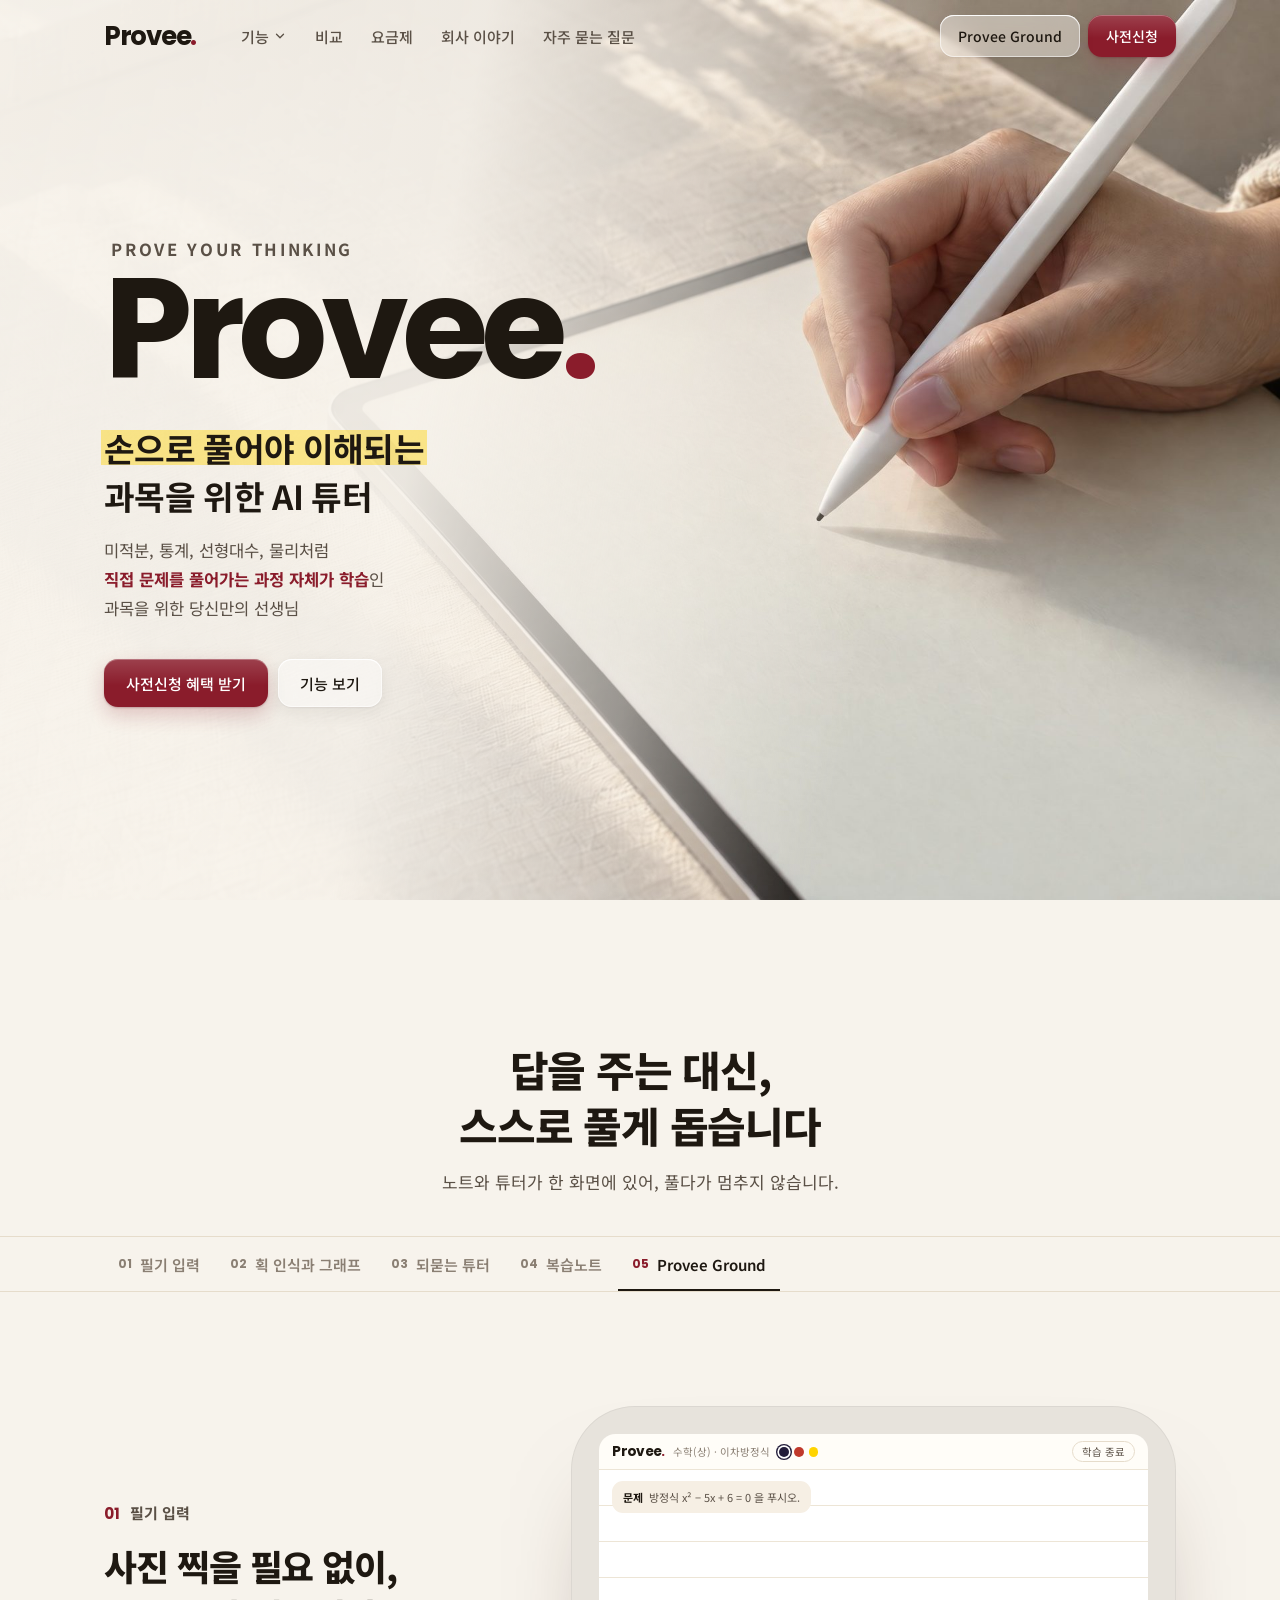
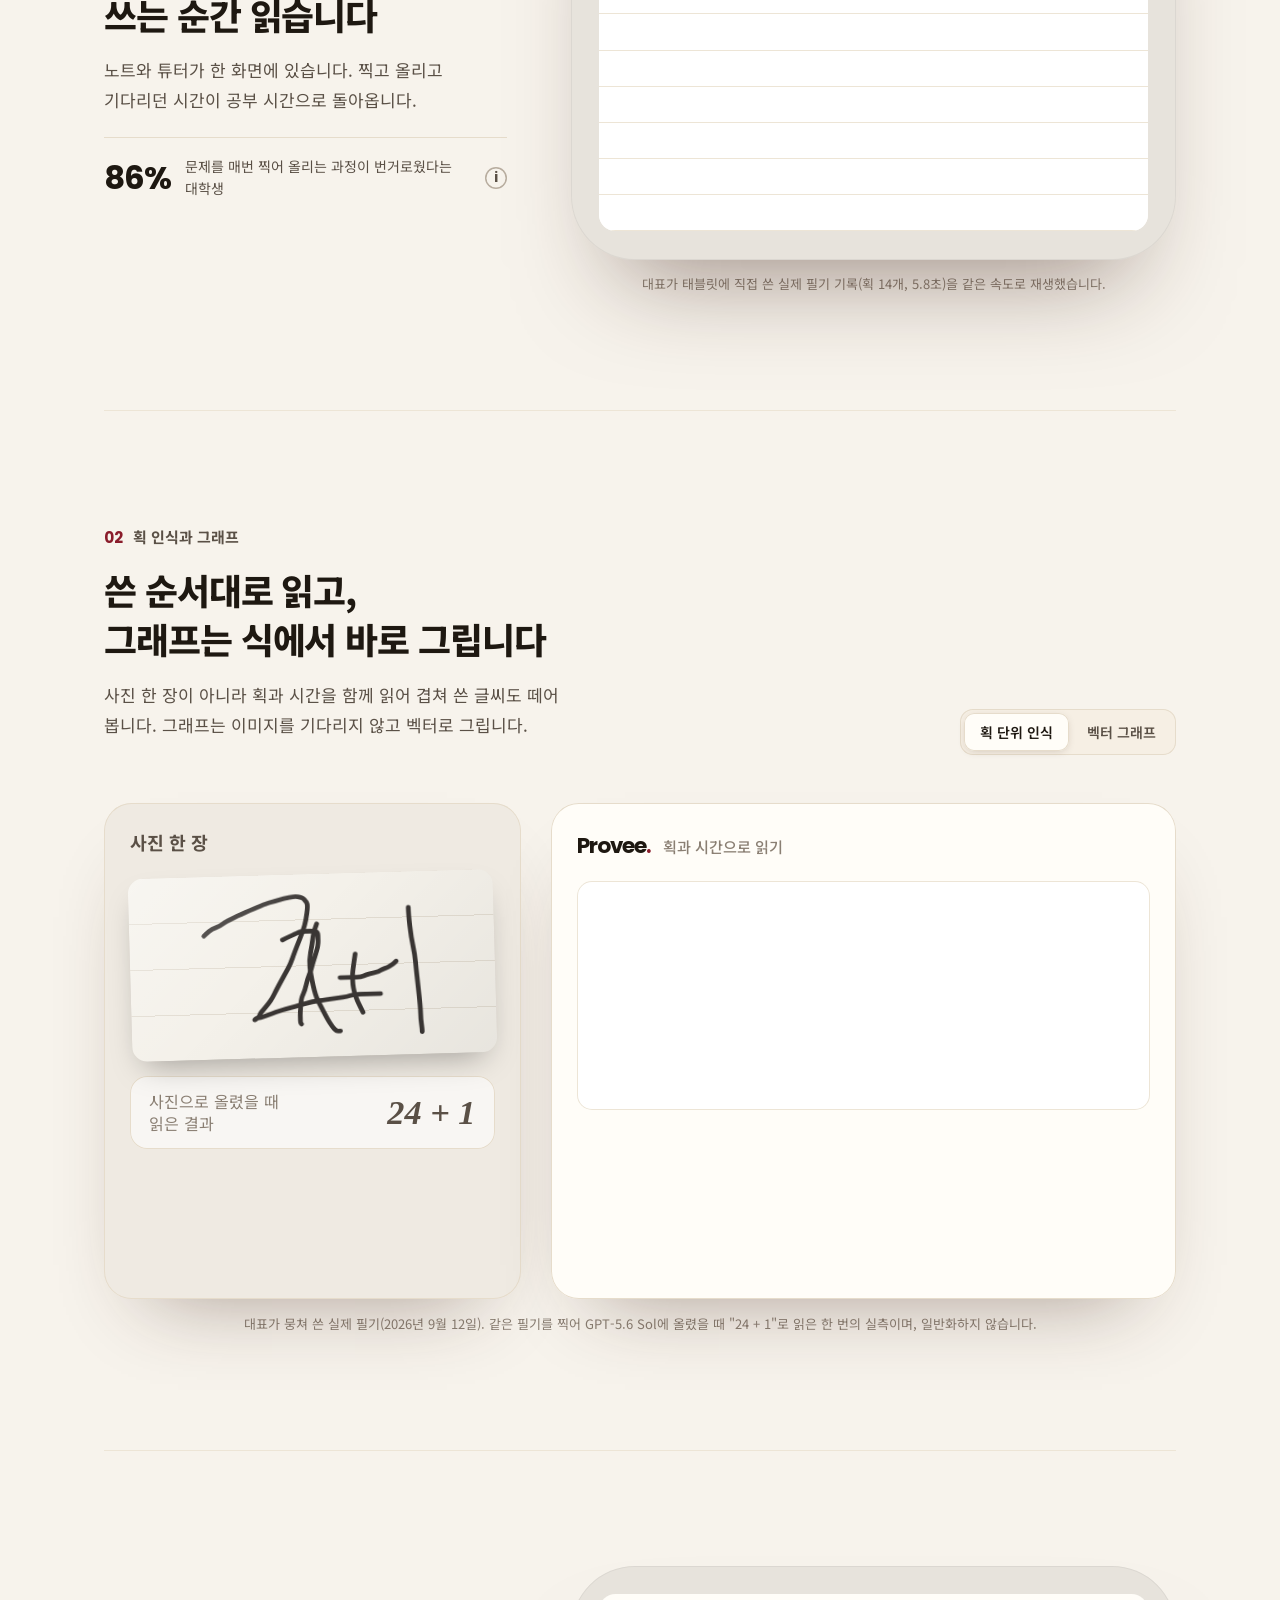
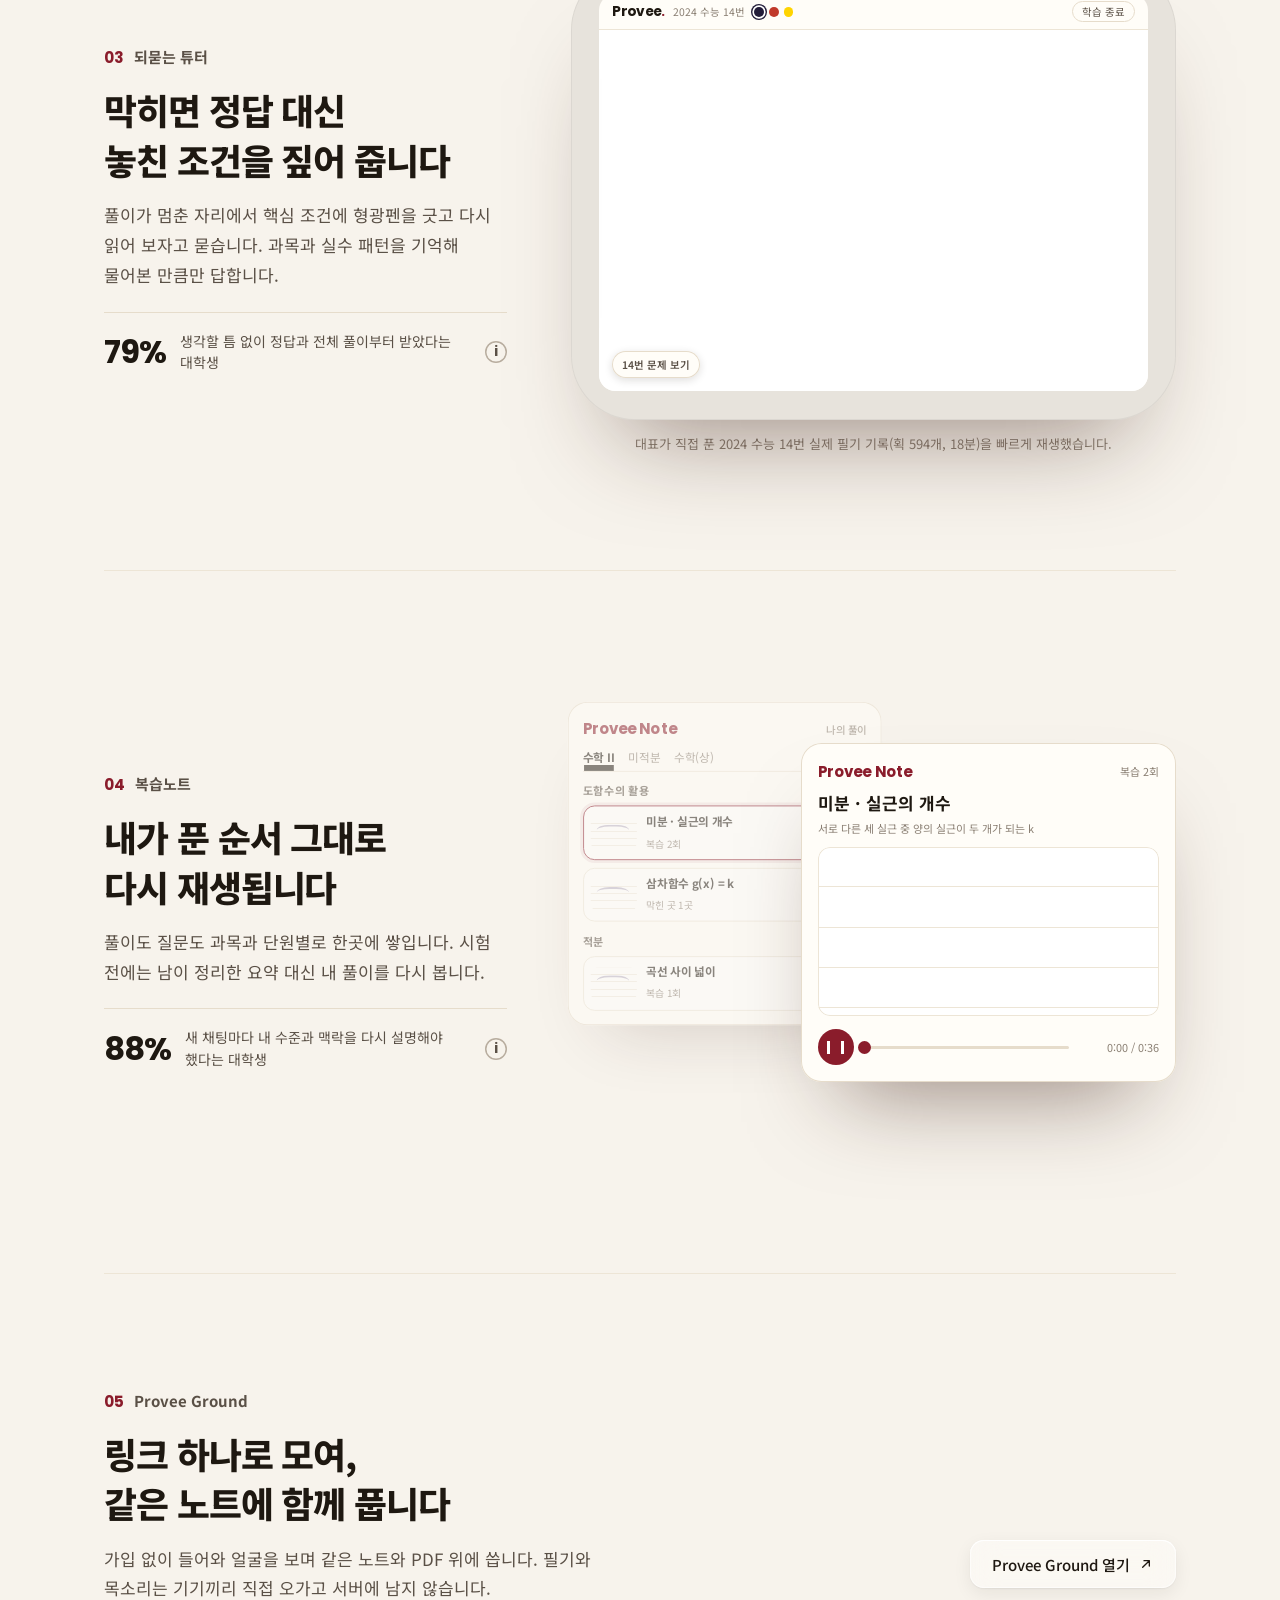
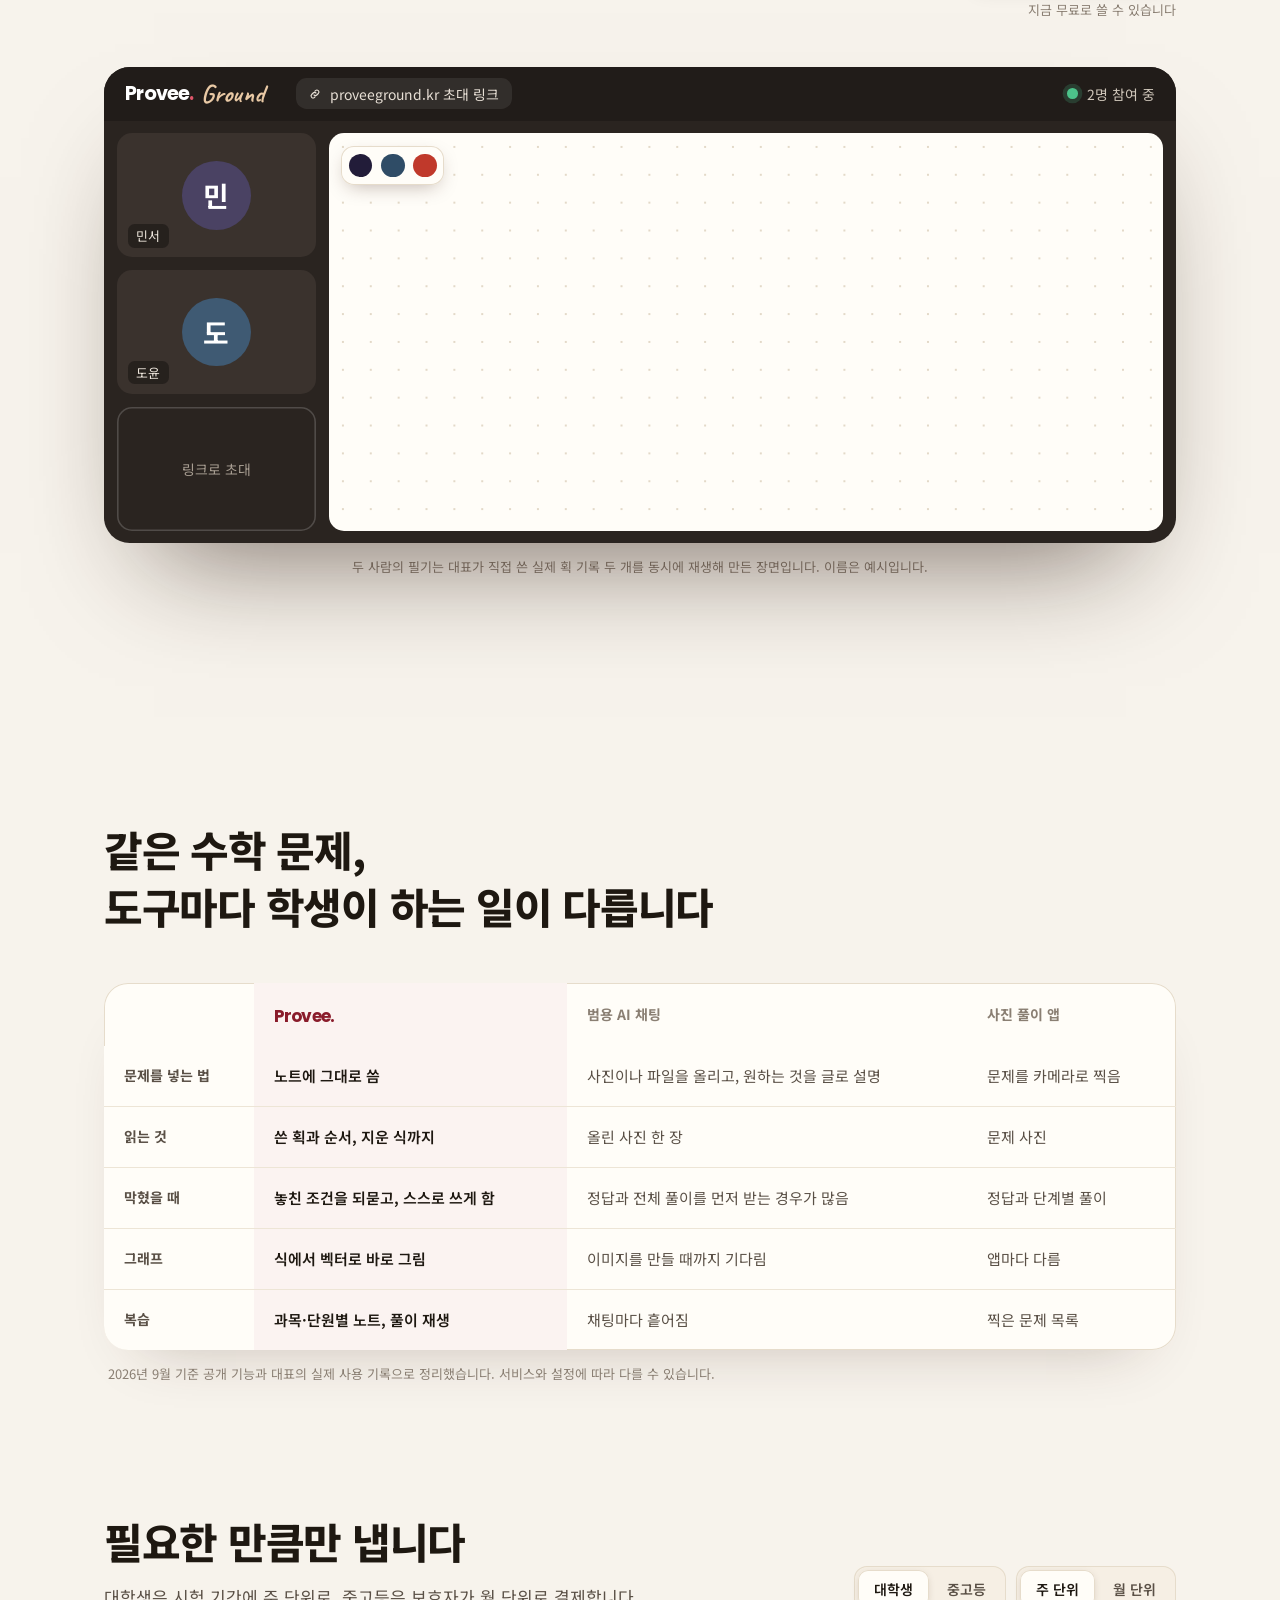
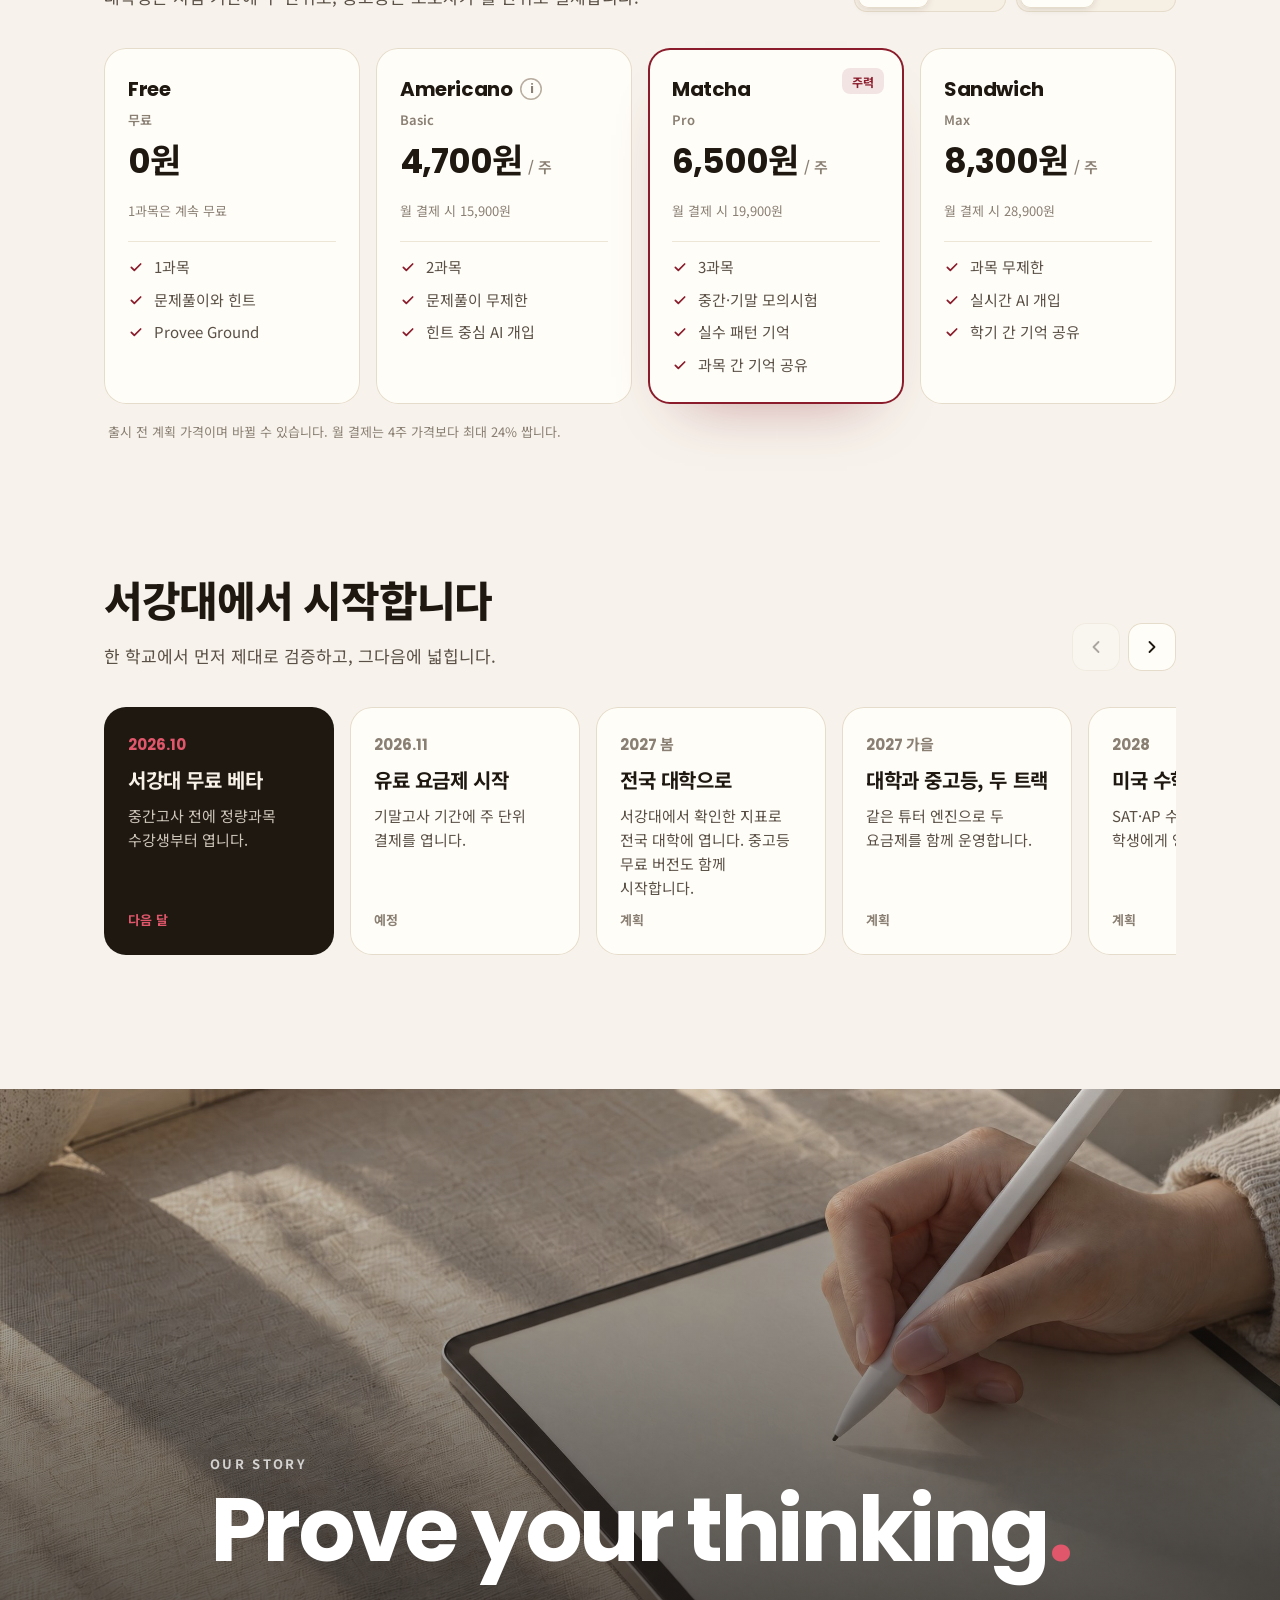
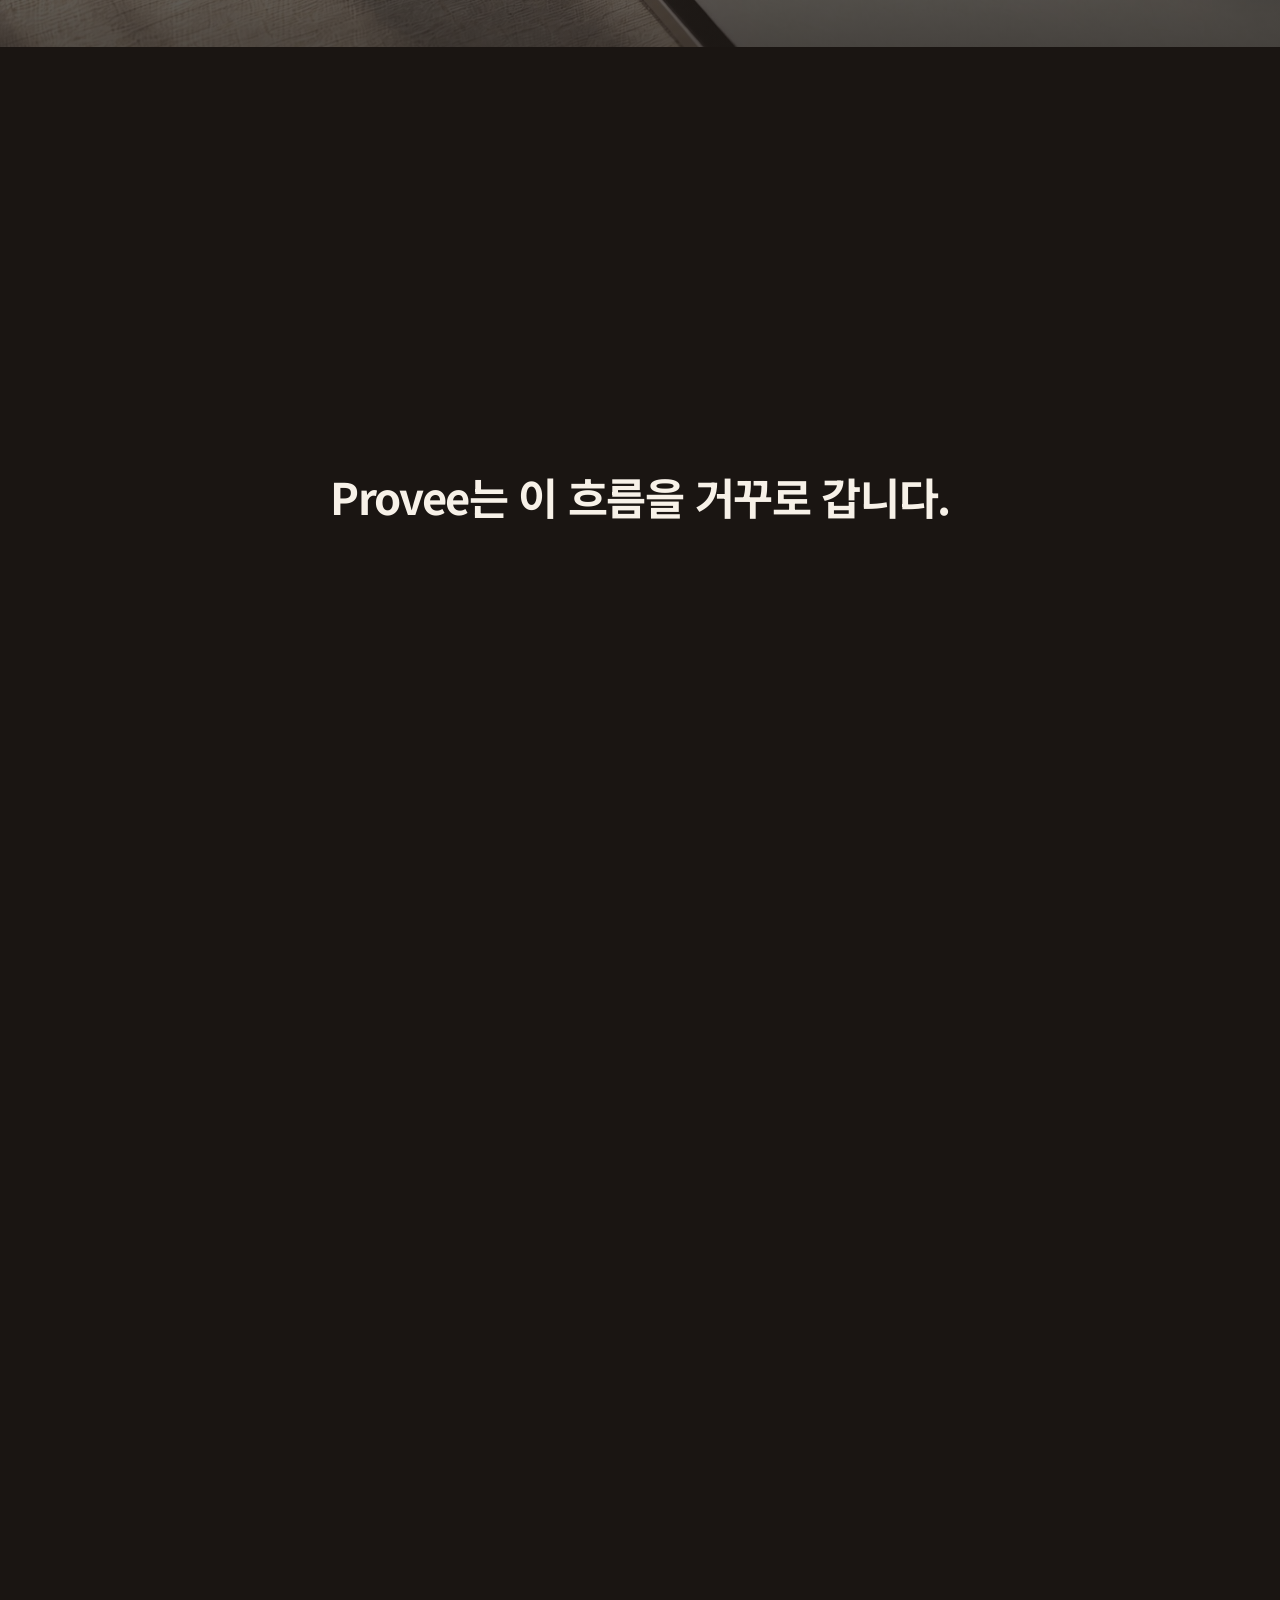
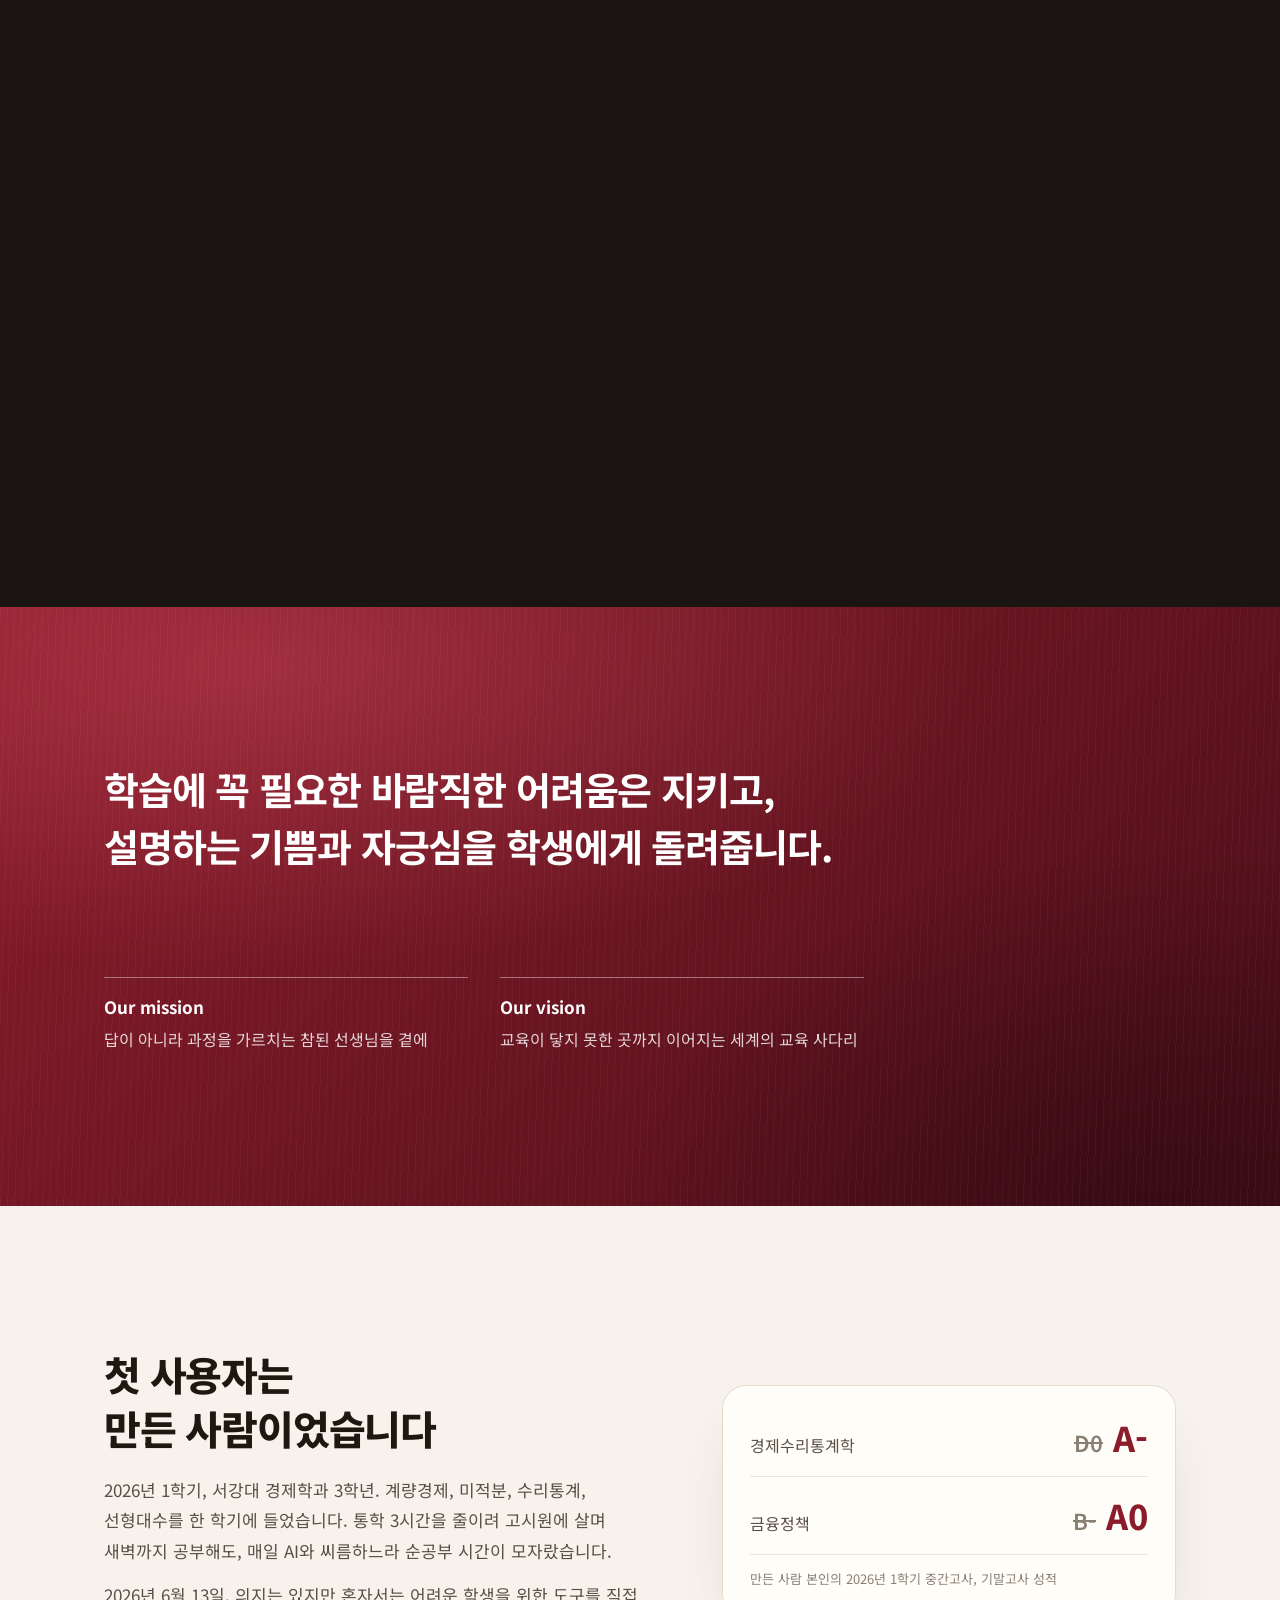
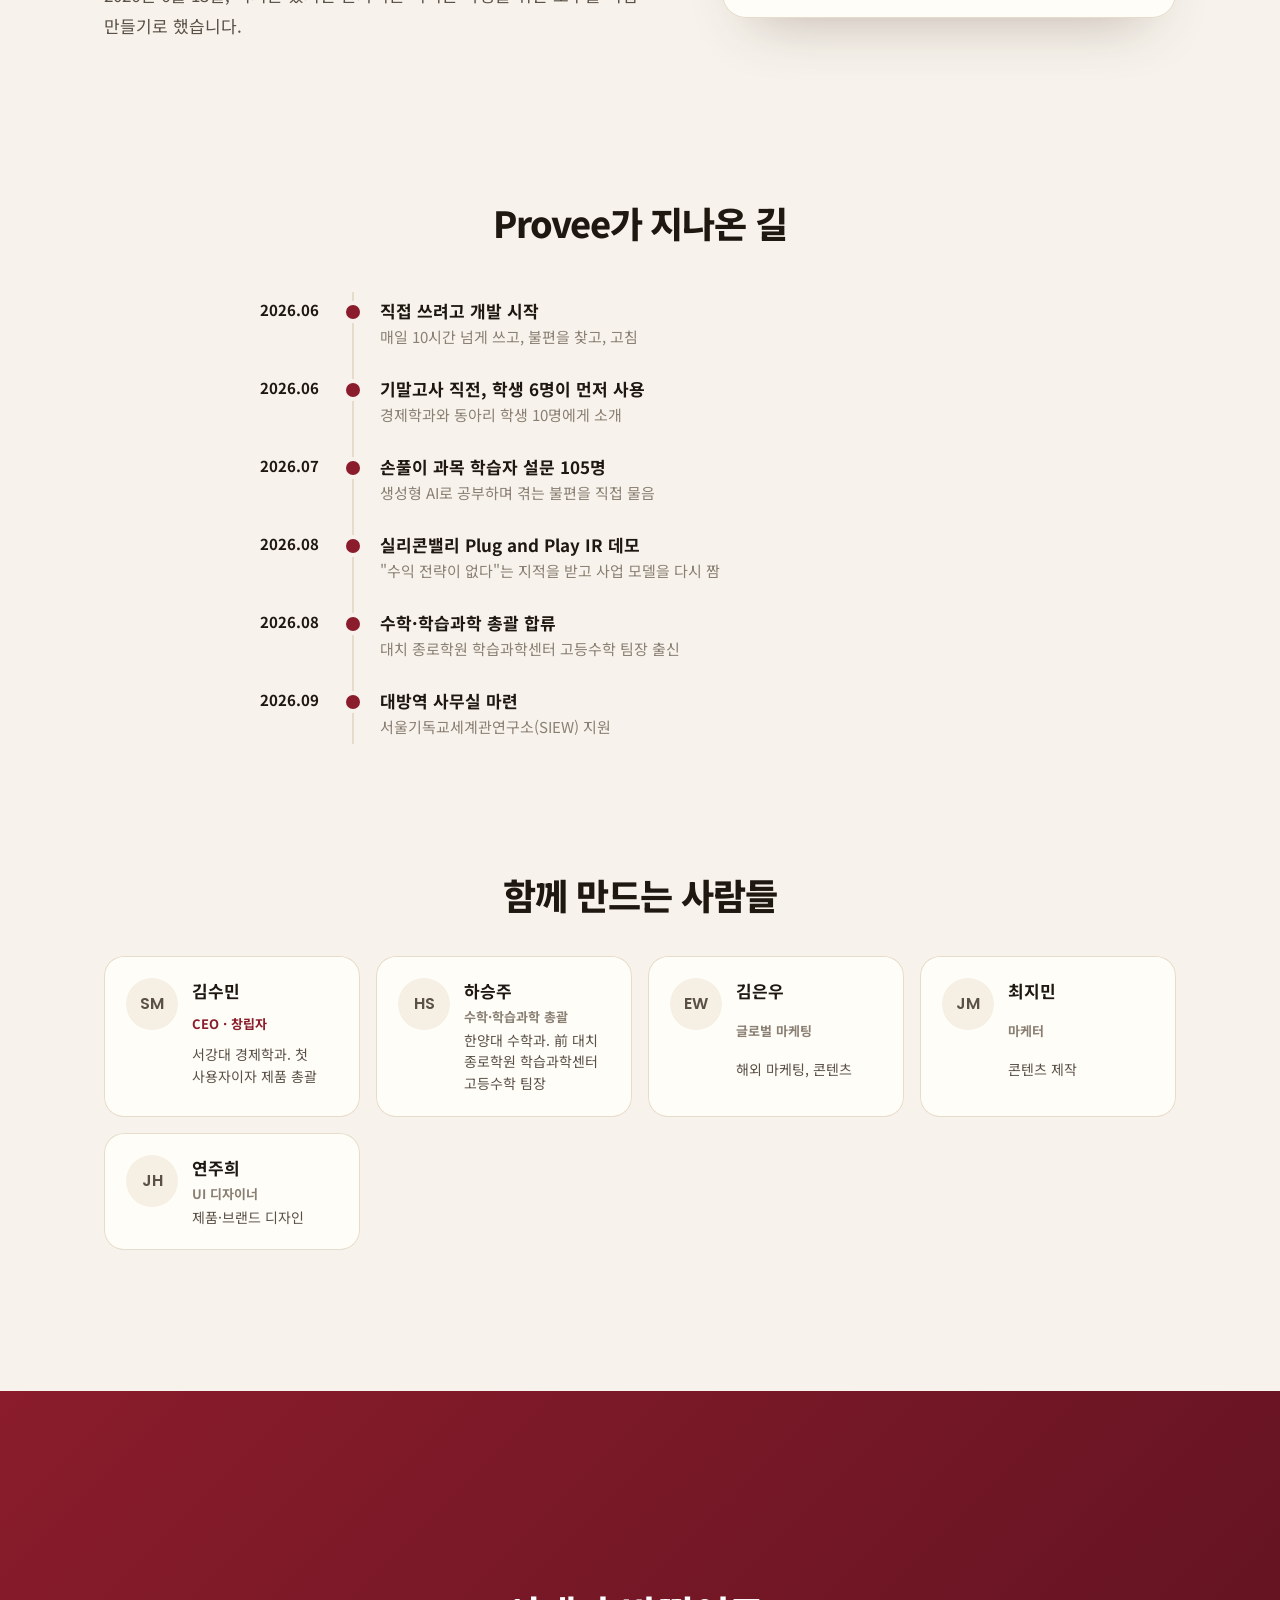
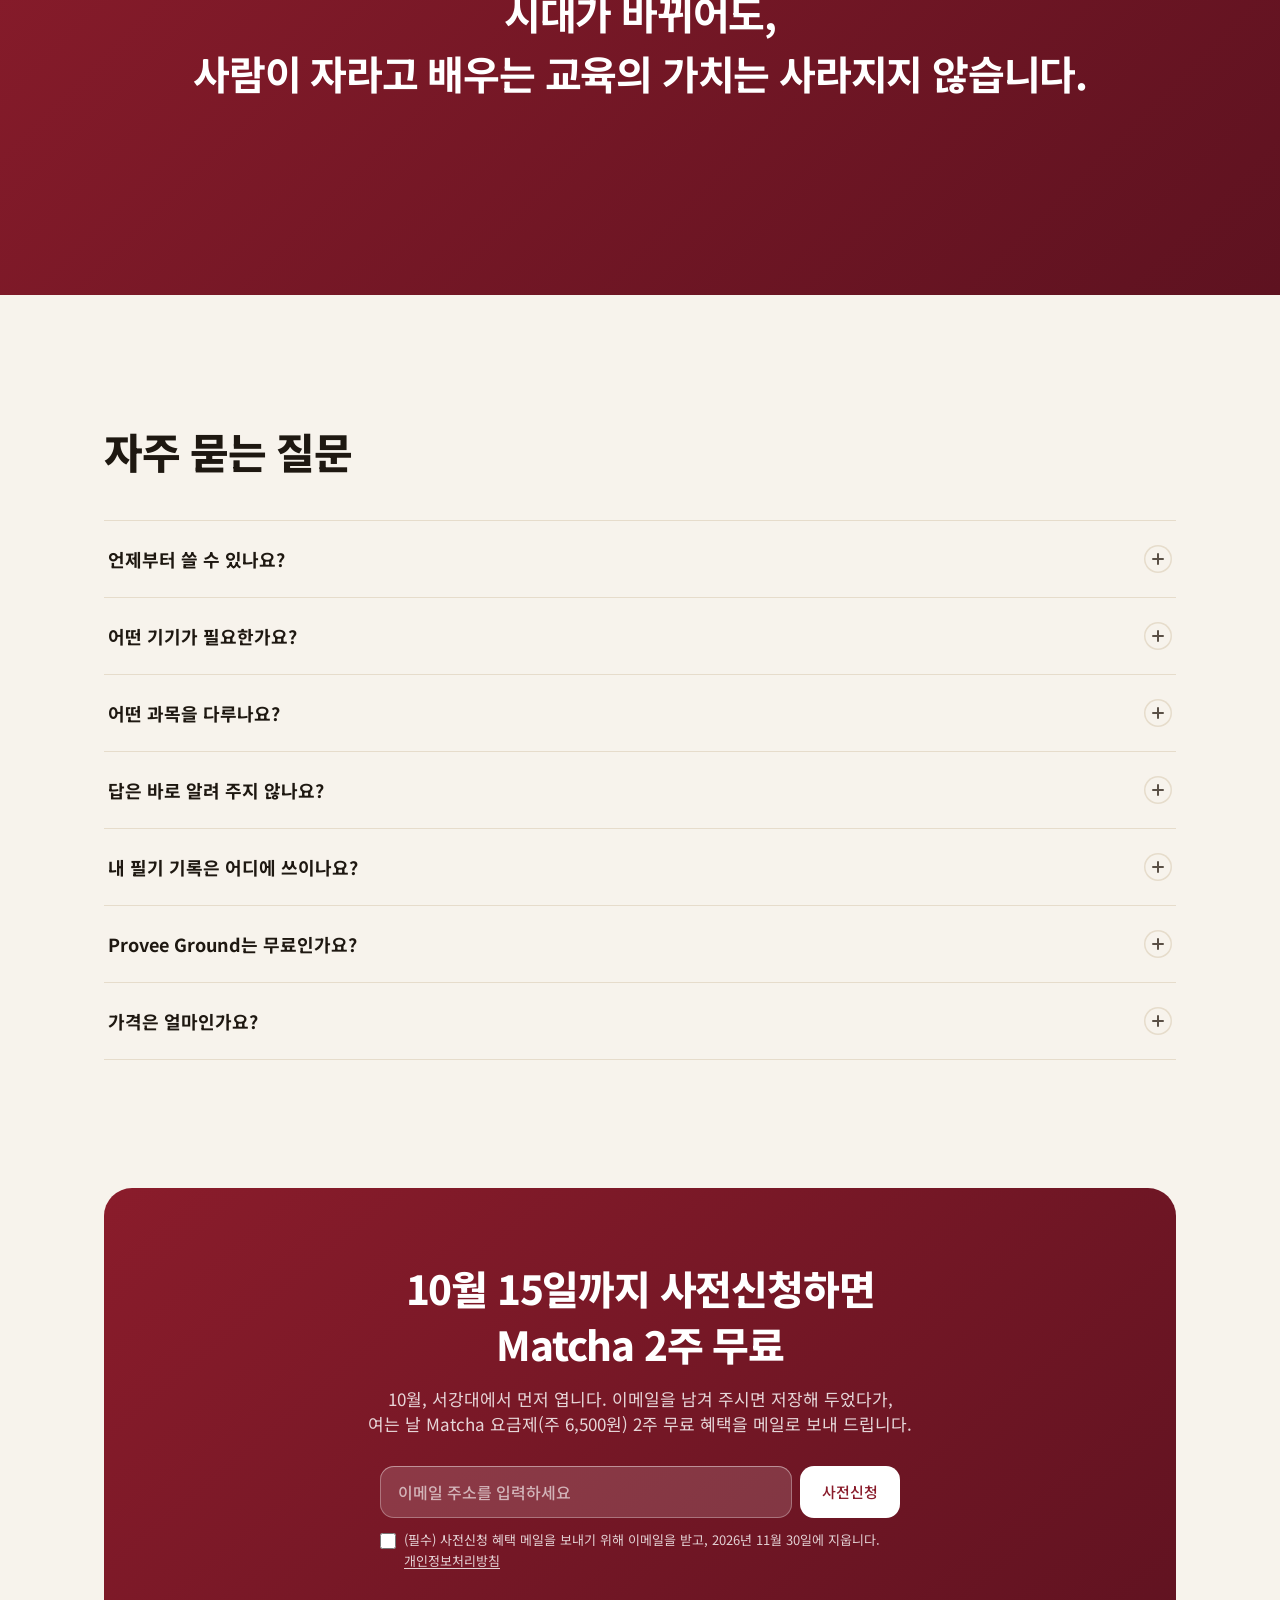
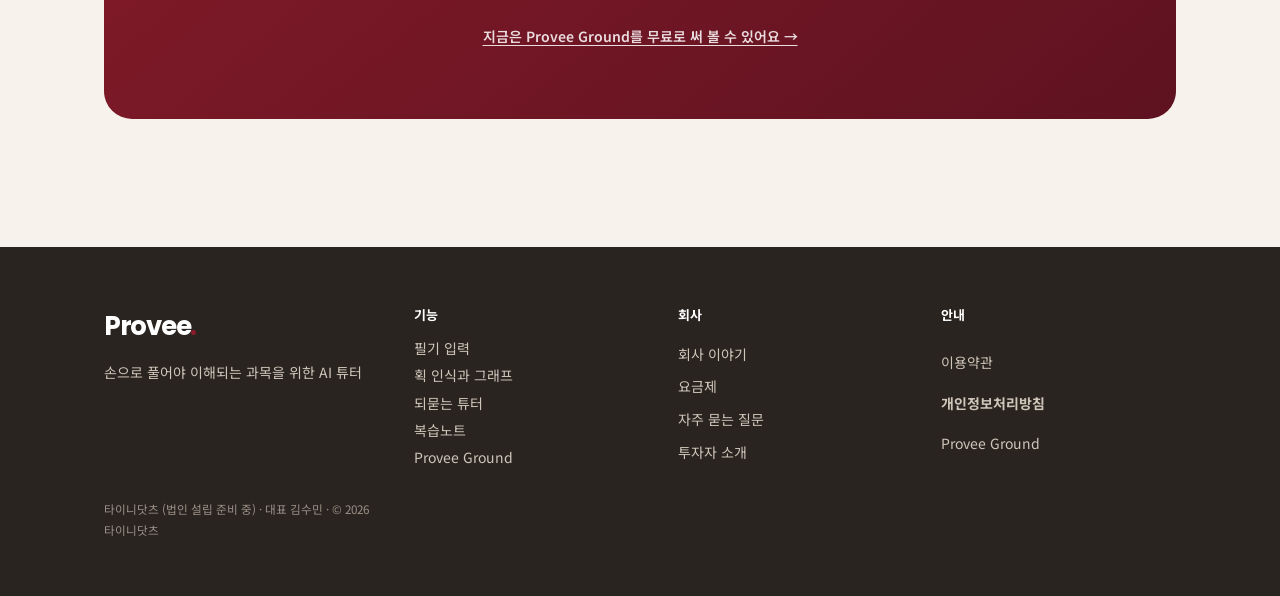
<file: v4.html>
<!doctype html>
<html lang="ko">
<head>
<meta charset="utf-8">
<meta name="viewport" content="width=device-width, initial-scale=1, viewport-fit=cover">
<meta name="description" content="Provee | 손으로 푸는 과정을 읽고, 답 대신 되물어 스스로 풀게 돕는 수학 AI 튜터">
<meta property="og:title" content="Provee | 손으로 풀어야 이해되는 과목을 위한 AI 튜터">
<meta property="og:description" content="쓰는 순간 읽고, 막히면 되묻고, 푼 순서 그대로 다시 봅니다. 2026년 10월 서강대에서 먼저 엽니다.">
<meta property="og:image" content="https://provee.kr/assets/brand/og-cover-2.jpg">
<link rel="icon" href="assets/brand/favicon-64.png" type="image/png">
<title>Provee | 손으로 푸는 과목을 위한 AI 튜터</title>
<link rel="canonical" href="https://provee.kr/">
<link rel="preconnect" href="https://fonts.googleapis.com">
<link rel="preconnect" href="https://fonts.gstatic.com" crossorigin>
<link rel="stylesheet" href="https://fonts.googleapis.com/css2?family=Noto+Sans+KR:wght@400;500;600;700;800&family=Poppins:wght@600;700&family=Caveat:wght@600;700&display=swap">
<style>
:root{
  --ivory:#F7F3EC; --paper:#FFFDF8; --card:#F6EFE4; --ink:#1E1811; --ink2:#5A5046; --ink3:#8A7F73; --line:#E6DCCB; --rule:#EDE5D6;
  --wine:#8A1C2B; --wine-d:#5E1220; --wine-s:#F3E4E4; --pen:#221C39; --blue:#2F4C66;
  --font:"Noto Sans KR","Apple SD Gothic Neo",system-ui,sans-serif; --brand:"Poppins","Noto Sans KR",sans-serif; --hand:"Caveat","Bradley Hand",cursive;
  --ease:cubic-bezier(.2,0,0,1); --gut:clamp(20px,5vw,64px); --max:1200px; --hdr:72px;
}
*{box-sizing:border-box}
[hidden]{display:none!important}
html{scroll-behavior:smooth;scroll-padding-top:136px}
body{margin:0;background:var(--ivory);color:var(--ink);font-family:var(--font);-webkit-font-smoothing:antialiased;word-break:keep-all;overflow-wrap:anywhere}
a{color:inherit;text-decoration:none}
button{font:inherit;color:inherit;border:0;background:none;cursor:pointer;padding:0}
:focus-visible{outline:2px solid var(--wine);outline-offset:3px;border-radius:8px}
.wm{font-family:var(--brand);font-weight:700;letter-spacing:-.05em}
.wm i{font-style:normal;color:var(--wine)}
.wrap{max-width:var(--max);margin:0 auto;padding-inline:var(--gut)}
.sec{padding-block:clamp(88px,10vw,140px)}
.sec-h{max-width:40em}
.sec-h h2{margin:0;font-size:clamp(28px,3.4vw,42px);line-height:1.35;font-weight:800;letter-spacing:-.03em}
.sec-h p{margin:14px 0 0;font-size:17px;line-height:1.7;color:var(--ink2)}
.sec-h.c{margin-inline:auto;text-align:center}

/* ---------- header + mega menu ---------- */
.hdr{position:fixed;top:0;left:0;right:0;z-index:50;padding-top:env(safe-area-inset-top,0px);transition:background .3s var(--ease),box-shadow .3s var(--ease)}
.hdr.solid{background:rgba(247,243,236,.94);backdrop-filter:blur(14px);box-shadow:0 1px 0 var(--line)}
.hdr-in{max-width:var(--max);margin:0 auto;padding-inline:var(--gut);height:var(--hdr);display:flex;align-items:center;gap:32px}
.hdr .wm{font-size:26px;color:var(--ink)}
.gnb{display:flex;gap:2px;list-style:none;margin:0;padding:0}
.gnb>li{position:relative}
.gnb a,.gnb-b{display:flex;align-items:center;gap:4px;height:40px;padding-inline:13px;border-radius:10px;font-size:15px;font-weight:500;color:var(--ink2);transition:background .16s,color .16s}
.gnb a:hover,.gnb-b:hover,.gnb-b[aria-expanded="true"]{background:rgba(30,24,17,.05);color:var(--ink)}
.gnb a[aria-current="true"]{color:var(--ink);font-weight:700}
.gnb-b svg{transition:transform .2s var(--ease)}
.gnb-b[aria-expanded="true"] svg{transform:rotate(180deg)}
.mega{position:absolute;top:calc(100% + 12px);left:-16px;width:600px;background:var(--paper);border-radius:20px;box-shadow:0 30px 70px -24px rgba(60,30,20,.38),inset 0 0 0 1px var(--line);padding:10px;display:grid;grid-template-columns:1fr 1fr;gap:2px;opacity:0;visibility:hidden;transform:translateY(-6px);transition:opacity .18s var(--ease),transform .24s var(--ease),visibility 0s .24s}
.mega.on{opacity:1;visibility:visible;transform:none;transition:opacity .18s var(--ease),transform .24s var(--ease)}
.mega a{display:grid;grid-template-columns:30px 1fr;column-gap:10px;row-gap:2px;height:auto;padding:14px;border-radius:14px}
.mega a:hover{background:var(--card)}
.mega .n{grid-row:span 2;font:700 13px/1.6 var(--brand);color:var(--wine)}
.mega b{font-size:15px;color:var(--ink);font-weight:700}
.mega span{font-size:13px;color:var(--ink3);line-height:1.5}
.mega a.wide{grid-column:span 2;background:var(--card)}
.mega a.wide:hover{background:#F0E6D6}
.hdr-r{margin-left:auto;display:flex;gap:8px;align-items:center}
.btn{display:inline-flex;align-items:center;justify-content:center;gap:8px;height:48px;padding-inline:22px;border-radius:14px;font-weight:500;font-size:15px;white-space:nowrap;transition:background .16s var(--ease),transform .16s var(--ease),box-shadow .16s}
.btn:active{transform:scale(.98)}
/* 은은한 글래스: 윗면에 빛이 맺히고 부드러운 그림자, 흰 버튼은 뒤가 흐리게 비침 */
.btn-w{background:linear-gradient(180deg,rgba(255,255,255,.16),rgba(255,255,255,0) 55%),var(--wine);color:#fff;box-shadow:inset 0 1px 0 rgba(255,255,255,.28),0 1px 2px rgba(90,15,28,.25),0 8px 20px rgba(138,28,43,.22)}
.btn-w:hover{background:linear-gradient(180deg,rgba(255,255,255,.16),rgba(255,255,255,0) 55%),var(--wine-d)}
.btn-l{background:rgba(255,255,255,.42);-webkit-backdrop-filter:blur(14px) saturate(1.4);backdrop-filter:blur(14px) saturate(1.4);color:var(--ink);box-shadow:inset 0 1px 0 rgba(255,255,255,.9),inset 0 0 0 1px rgba(255,255,255,.55),0 1px 2px rgba(30,24,17,.06),0 6px 18px rgba(30,24,17,.07)}
.btn-l:hover{background:rgba(255,255,255,.6)}
.hdr .btn{height:42px;padding-inline:18px;font-size:14px}
.burger{display:none;width:44px;height:44px;border-radius:12px;place-items:center}
@media (max-width:1020px){.gnb,.hdr .btn-l{display:none}.burger{display:grid}.hdr .btn-w{display:none}}
.drawer{position:fixed;inset:0;z-index:60;background:var(--ivory);padding:calc(env(safe-area-inset-top,0px) + 6px) var(--gut) 28px;display:flex;flex-direction:column;overflow-y:auto;transform:translateY(-100%);transition:transform .4s var(--ease);visibility:hidden}
.drawer.on{transform:none;visibility:visible}
.drawer-top{display:flex;justify-content:space-between;align-items:center;min-height:66px}
.drawer a.l,.drawer summary{display:flex;align-items:center;justify-content:space-between;font-size:22px;font-weight:700;padding:15px 0;border-bottom:1px solid var(--line);cursor:pointer;list-style:none}
.drawer summary::-webkit-details-marker{display:none}
.drawer summary svg{transition:transform .2s}
.drawer details[open] summary svg{transform:rotate(180deg)}
.drawer .sub{display:grid;padding:6px 0 10px}
.drawer .sub a{display:flex;gap:12px;padding:11px 0;font-size:17px;font-weight:600;color:var(--ink2)}
.drawer .sub a small{font:700 13px/1.8 var(--brand);color:var(--wine)}
.drawer .btn{margin-top:auto;flex:none}
.drawer .d-cta{display:grid;gap:8px;margin-top:28px}

/* ---------- hero ---------- */
.hero{position:relative;min-height:min(100svh,920px);display:flex;align-items:center;overflow:hidden;background:#EDE6DA}
.hero-bg{position:absolute;inset:0;background:url(img/hero-pen.jpg) 70% 50%/cover no-repeat;transform:scale(1.04);animation:heroIn 2.4s var(--ease) forwards}
@keyframes heroIn{to{transform:scale(1)}}
.hero::before{content:"";position:absolute;inset:0;z-index:1;background:linear-gradient(100deg,rgba(247,243,236,.97) 0%,rgba(247,243,236,.93) 34%,rgba(247,243,236,.55) 52%,rgba(247,243,236,0) 68%)}
.hero-in{position:relative;z-index:2;width:100%;max-width:var(--max);margin:0 auto;padding:120px var(--gut) 72px;--wmfs:clamp(72px,11vw,150px)}
.eyebrow{font-size:13px;font-weight:700;letter-spacing:.16em;color:var(--ink2)}
/* 윗글 P의 세로획을 큰 Provee의 P 세로획에 맞춤(글자 옆 여백 .06em 보정), 윗글 밑과 P 윗선 간격은 큰 글씨의 .152배 */
.hero .eyebrow{margin:0 0 0 calc(var(--wmfs)*.06 - .06em);line-height:1}
.hero .wm{display:block;font-size:var(--wmfs);line-height:.95;color:var(--ink);margin-top:calc(var(--wmfs)*.032)}
.hero h1{margin:28px 0 0;font-size:clamp(24px,2.6vw,34px);line-height:1.45;font-weight:700;color:var(--ink);letter-spacing:-.02em}
/* 형광펜: 첫 줄에 투명한 노랑이 왼쪽에서 오른쪽으로 그어짐 */
.hero-hl{color:inherit;background:linear-gradient(rgba(255,210,0,.42),rgba(255,210,0,.42)) 0 58%/0% 72% no-repeat;padding-inline:.08em;margin-inline:-.08em;border-radius:.12em;-webkit-box-decoration-break:clone;box-decoration-break:clone;animation:heroHl .95s cubic-bezier(.55,.1,.3,1) 1.25s forwards}
@keyframes heroHl{to{background-size:100% 72%}}
.hero p{margin:16px 0 0;font-size:clamp(15px,1.3vw,17px);line-height:1.75;color:var(--ink2);max-width:30em}
.hero p b{color:var(--wine)}
.hero .cta{display:flex;gap:10px;flex-wrap:wrap;margin-top:36px}
.hero .fade{opacity:0;transform:translateY(14px);animation:up .9s var(--ease) forwards}
@keyframes up{to{opacity:1;transform:none}}
@media (max-width:760px){
  .hero{align-items:flex-end;min-height:760px}
  .hero-bg{background-position:72% 30%}
  .hero::before{background:linear-gradient(180deg,rgba(247,243,236,0) 0%,rgba(247,243,236,.4) 30%,rgba(247,243,236,.95) 55%,rgba(247,243,236,1) 100%)}
}

/* ---------- features ---------- */
.feats{position:relative;background:var(--ivory)}
.feats-head{padding-top:clamp(96px,11vw,150px);padding-bottom:40px}
.ftabs{position:sticky;top:var(--hdr);z-index:20;background:rgba(247,243,236,.94);backdrop-filter:blur(14px);box-shadow:0 1px 0 var(--line),0 -1px 0 var(--line)}
.ftabs-in{max-width:var(--max);margin:0 auto;padding-inline:var(--gut);display:flex;gap:2px;overflow-x:auto;scrollbar-width:none}
.ftabs-in::-webkit-scrollbar{display:none}
.ftabs a{flex:none;display:flex;align-items:center;gap:8px;height:54px;padding-inline:14px;font-size:15px;font-weight:600;color:var(--ink3);box-shadow:inset 0 -2px 0 transparent;transition:color .2s,box-shadow .2s}
.ftabs a small{font:700 12px var(--brand);color:var(--ink3);transition:color .2s}
.ftabs a:hover{color:var(--ink2)}
.ftabs a[aria-current="true"]{color:var(--ink);box-shadow:inset 0 -2px 0 var(--ink)}
.ftabs a[aria-current="true"] small{color:var(--wine)}
.frow{display:grid;grid-template-columns:.8fr 1.2fr;gap:clamp(32px,5vw,72px);align-items:center;padding-block:clamp(72px,9vw,120px);border-bottom:1px solid var(--rule)}
.frow:last-child{border-bottom:0}
.frow.wide{grid-template-columns:1fr;gap:clamp(28px,4vw,48px)}
.frow.wide .f-copy{display:grid;grid-template-columns:1fr auto;column-gap:48px;align-items:end}
.frow.wide .f-copy>*{grid-column:1}
.frow.wide .f-copy .f-side{grid-column:2;grid-row:1/span 4;align-self:end;display:grid;gap:12px;justify-items:end}
.f-copy{display:flex;flex-direction:column;gap:16px;opacity:0;transform:translateY(24px);transition:opacity .8s var(--ease),transform .9s var(--ease)}
.f-vis{min-width:0;opacity:0;transform:translateY(40px) scale(.97);transition:opacity .9s var(--ease) .12s,transform 1s var(--ease) .12s}
.frow.in .f-copy,.frow.in .f-vis{opacity:1;transform:none}
.fk{display:flex;align-items:baseline;gap:10px;font-size:15px;font-weight:700;color:var(--ink2)}
.fk b{font:700 15px var(--brand);color:var(--wine)}
.f-copy h3{margin:0;font-size:clamp(26px,2.8vw,36px);line-height:1.38;font-weight:800;letter-spacing:-.03em}
.f-copy p{margin:0;font-size:17px;line-height:1.75;color:var(--ink2);max-width:30em}
.fstat{display:flex;align-items:center;gap:14px;margin-top:6px;padding-top:18px;border-top:1px solid var(--line);max-width:30em}
.fstat>b{flex:none;font:700 32px/1 var(--brand);letter-spacing:-.03em;color:var(--ink)}
.fstat>span{font-size:14px;line-height:1.55;color:var(--ink2)}
@media (max-width:900px){.frow,.frow.wide{grid-template-columns:1fr;gap:32px}.frow.wide .f-copy{display:flex;align-items:stretch}.frow.wide .f-copy .f-side{justify-items:start}}

/* tooltip */
.tip{position:relative;display:inline-grid;place-items:center;flex:none;width:22px;height:22px;border-radius:50%;box-shadow:inset 0 0 0 1.5px #B8AD9F;color:var(--ink3);font:700 12px/1 var(--brand);cursor:help;vertical-align:middle}
.tip::after{content:attr(data-tip);display:none;position:absolute;z-index:30;bottom:calc(100% + 10px);left:-10px;width:max-content;max-width:min(300px,calc(100vw - 64px));background:var(--ink);color:#F7F1E8;font:500 13px/1.6 var(--font);letter-spacing:0;text-align:left;padding:10px 12px;border-radius:10px;box-shadow:0 12px 30px -10px rgba(0,0,0,.45);white-space:normal;animation:tipIn .18s var(--ease)}
.tip:hover::after,.tip:focus-visible::after,.tip.on::after{display:block}
@keyframes tipIn{from{opacity:0;transform:translateY(4px)}}

/* segmented control */
.seg{display:inline-flex;gap:2px;padding:4px;border-radius:13px;background:var(--card);box-shadow:inset 0 0 0 1px var(--line)}
.seg button{height:38px;padding-inline:16px;border-radius:10px;font-size:14px;font-weight:600;color:var(--ink2);transition:background .2s,color .2s,box-shadow .2s}
.seg button[aria-selected="true"]{background:var(--paper);color:var(--ink);box-shadow:0 2px 8px -3px rgba(60,30,20,.25),inset 0 0 0 1px var(--line)}
.panes{position:relative}

/* ---------- scene common ---------- */
.dev{container-type:inline-size;position:relative;width:100%;aspect-ratio:4/3;background:#E7E3DC;border-radius:5cqw;padding:2.2cqw;box-shadow:0 60px 100px -50px rgba(60,30,20,.5),inset 0 0 0 1px rgba(0,0,0,.05)}
.scr{position:relative;height:100%;border-radius:3cqw;overflow:hidden;background:var(--paper);display:flex;flex-direction:column}
.bar{flex:none;display:flex;align-items:center;gap:1.6cqw;height:6.6cqw;padding-inline:2.4cqw;border-bottom:1px solid var(--rule);font-size:1.9cqw;color:var(--ink3)}
.bar .wm{font-size:2.5cqw;color:var(--ink)}
.bar .end{margin-left:auto;border:1px solid var(--line);border-radius:99px;padding:.4cqw 1.6cqw;color:var(--ink2)}
.dots{display:flex;gap:.9cqw}.dots i{width:1.8cqw;height:1.8cqw;border-radius:50%;display:block}
.scap{margin:14px 0 0;font-size:13px;line-height:1.6;color:var(--ink3);text-align:center}
.nb{position:absolute;left:0;right:0;bottom:0;top:6.6cqw;background:#fff}
.nb.lined{background:#fff repeating-linear-gradient(to bottom,transparent 0 6.4cqw,var(--rule) 6.4cqw calc(6.4cqw + 1px))}
.nb canvas{position:absolute;inset:0;width:100%;height:100%}
.pop{position:absolute;right:2.6cqw;bottom:2.6cqw;width:42%;background:var(--card);border-radius:3cqw;box-shadow:0 3cqw 6cqw -2cqw rgba(60,30,20,.4);padding:2.4cqw;display:grid;gap:1.6cqw;opacity:0;transform:translateY(2cqw);transition:opacity .35s var(--ease),transform .45s cubic-bezier(.2,0,0,1.2)}
.pop.on{opacity:1;transform:none}
.pop .who{display:flex;align-items:center;gap:1.2cqw;font-size:1.9cqw;font-weight:700;color:var(--wine)}
.pop .who b{width:3.6cqw;height:3.6cqw;border-radius:50%;background:var(--wine);color:#fff;display:grid;place-items:center;font:700 1.8cqw/1 var(--brand)}
.pop p{margin:0;font-size:2.3cqw;line-height:1.55;font-weight:600;color:var(--ink)}
.pop .btns{display:flex;justify-content:flex-end;gap:1cqw;flex-wrap:wrap}
.pop .btns span{border:.25cqw solid var(--wine);color:var(--wine);background:var(--paper);border-radius:99px;padding:.8cqw 2cqw;font-size:1.9cqw;font-weight:700;transition:all .2s var(--ease);position:relative}
.pop .btns span.tap{background:var(--wine);color:#fff}
.tapdot{position:absolute;width:7cqw;height:7cqw;border-radius:50%;background:rgba(30,24,17,.18);transform:scale(.3);opacity:0;pointer-events:none}
.tapdot.on{animation:tap .6s var(--ease)}
@keyframes tap{0%{opacity:1;transform:scale(.3)}100%{opacity:0;transform:scale(1.2)}}

/* 01 input */
.qcard{position:absolute;left:2.4cqw;top:8.6cqw;max-width:60%;background:var(--card);border-radius:2cqw;padding:1.4cqw 2cqw;font-size:2cqw;line-height:1.5;color:var(--ink2)}
.qcard b{color:var(--ink);font-weight:700;margin-right:1cqw}
.rec{position:absolute;left:2.4cqw;bottom:2.6cqw;display:flex;align-items:center;gap:1.6cqw;background:var(--paper);border-radius:2.4cqw;padding:1.4cqw 2.2cqw;box-shadow:0 1.6cqw 4cqw -1.4cqw rgba(60,30,20,.35),inset 0 0 0 1px var(--line);opacity:0;transform:translateY(1.6cqw);transition:opacity .35s var(--ease),transform .45s var(--ease)}
.rec.on{opacity:1;transform:none}
.rec small{font-size:1.7cqw;font-weight:700;color:var(--ink3)}
.rec .m{font-family:"Times New Roman",Georgia,serif;font-style:italic;font-size:3cqw;color:var(--ink);white-space:nowrap}
.rec .m sup{font-size:.6em}
.rec .ok{width:3.4cqw;height:3.4cqw;border-radius:50%;background:#1F7A4D;display:grid;place-items:center}
.rec .ok svg{width:2cqw;height:2cqw}

/* 02 recognition */
.rg{container-type:inline-size;position:relative;width:100%;display:grid;grid-template-columns:.8fr 1.2fr;gap:2.4cqw;align-items:stretch}
.rg-card{border-radius:2.6cqw;padding:2.4cqw;display:flex;flex-direction:column;gap:1.8cqw;box-shadow:0 40px 80px -46px rgba(60,30,20,.45),inset 0 0 0 1px var(--line)}
.rg-a{background:#EFEAE2}
.rg-b{background:var(--paper)}
.rg-h{display:flex;align-items:baseline;gap:1.2cqw;font-size:1.7cqw;font-weight:700;color:var(--ink2)}
.rg-h .wm{font-size:2cqw;color:var(--ink)}
.rg-h small{font-weight:500;color:var(--ink3)}
.ph{position:relative;aspect-ratio:2;border-radius:1.4cqw;background:#F4F1EA repeating-linear-gradient(to bottom,transparent 0 4.2cqw,#E2DCD1 4.2cqw calc(4.2cqw + 1px));transform:rotate(-1.6deg);box-shadow:0 1.4cqw 3cqw -1.2cqw rgba(0,0,0,.35);overflow:hidden}
.ph::after{content:"";position:absolute;inset:0;background:linear-gradient(135deg,rgba(255,255,255,.35),transparent 40%,rgba(0,0,0,.05))}
.pb{position:relative;aspect-ratio:2.5;border-radius:1.4cqw;background:#fff;box-shadow:inset 0 0 0 1px var(--rule)}
.ph canvas,.pb canvas{position:absolute;inset:0;width:100%;height:100%}
.res{display:flex;align-items:center;justify-content:space-between;gap:1.4cqw;border-radius:1.6cqw;padding:1.3cqw 1.8cqw;background:rgba(255,255,255,.6);box-shadow:inset 0 0 0 1px var(--line)}
.res small{font-size:1.5cqw;color:var(--ink3);line-height:1.4}
.res b{font-family:"Times New Roman",Georgia,serif;font-style:italic;font-size:3.2cqw;font-weight:600;color:var(--ink2);white-space:nowrap}
.rg-b .res{background:var(--paper);opacity:0;transform:translateY(1cqw);transition:opacity .35s var(--ease),transform .45s var(--ease)}
.rg-b .res.on{opacity:1;transform:none;box-shadow:inset 0 0 0 .25cqw var(--wine)}
.rg-b .res b{color:var(--wine)}
.toks{display:flex;gap:1cqw;flex-wrap:wrap;min-height:5.4cqw}
.toks span{display:inline-flex;align-items:center;gap:.8cqw;height:4.4cqw;padding-inline:1.4cqw;border-radius:1.2cqw;font-size:1.6cqw;color:var(--ink2);background:#fff;box-shadow:inset 0 0 0 .2cqw var(--c);opacity:0;transform:scale(.9);transition:opacity .25s var(--ease),transform .35s cubic-bezier(.2,0,0,1.3)}
.toks span.on{opacity:1;transform:none}
.toks span b{font-family:"Times New Roman",Georgia,serif;font-style:italic;font-size:2.6cqw;color:var(--c)}
@media (max-width:640px){.rg{grid-template-columns:1fr}}

/* 02 graph (GPT vs Provee) */
.duo{container-type:inline-size;position:relative;width:100%;aspect-ratio:2.3}
.gpt{position:absolute;left:0;top:8%;width:25%;z-index:2;background:#212121;color:#ECECEC;border-radius:2.4cqw;padding:2cqw;display:flex;flex-direction:column;gap:1.4cqw;box-shadow:0 40px 70px -30px rgba(0,0,0,.6);aspect-ratio:.72}
.gpt-h{font-size:1.4cqw;font-weight:600}.gpt-h small{color:#9B9B9B;font-weight:500;margin-left:.6cqw}
.gpt-u{align-self:flex-end;background:#2F2F2F;border-radius:3cqw;padding:.8cqw 1.4cqw;font-size:1.4cqw}
.gpt-s{display:flex;align-items:center;gap:1cqw;font-size:1.6cqw}
.gpt-s i{width:1.3cqw;height:1.3cqw;border-radius:50%;background:#fff;animation:pulse 1.2s ease-in-out infinite}
@keyframes pulse{50%{opacity:.3;transform:scale(.75)}}
.gpt-s b{font-variant-numeric:tabular-nums}
.gpt-m{font-size:1.3cqw;color:#9B9B9B;margin-top:-.8cqw;padding-left:2.3cqw}
.gpt-img{flex:1;border-radius:1.8cqw;background:linear-gradient(110deg,#2A2A2A 30%,#363636 50%,#2A2A2A 70%);background-size:200% 100%;animation:shim 1.6s linear infinite}
@keyframes shim{to{background-position:-200% 0}}
.gpt-c{font-size:1.4cqw;font-weight:600;opacity:.85}
.pv{position:absolute;right:0;top:0;width:80%;height:100%;background:var(--paper);border-radius:2.8cqw;overflow:hidden;display:flex;flex-direction:column;box-shadow:0 50px 90px -40px rgba(60,30,20,.45),inset 0 0 0 1px var(--line)}
.pv .bar{height:5cqw;font-size:1.5cqw}.pv .bar .wm{font-size:2cqw}
.pv svg{display:block;width:100%;flex:1;min-height:0}
.pv-f{display:flex;align-items:center;gap:.8cqw;padding:1.2cqw 1.6cqw;border-top:1px solid var(--rule);flex-wrap:wrap}
.pv-f span{height:3.4cqw;display:inline-flex;align-items:center;padding-inline:1.2cqw;border-radius:99px;border:1px solid var(--line);font-size:1.4cqw;font-weight:600;color:var(--ink2);transition:all .25s var(--ease)}
.pv-f span.on{background:var(--wine);border-color:var(--wine);color:#fff}

/* 03 ask */
.qtab{position:absolute;left:2.4cqw;bottom:2.4cqw;height:5cqw;display:inline-flex;align-items:center;gap:1cqw;padding-inline:1.8cqw;border-radius:99px;background:var(--paper);box-shadow:0 .4cqw 1.6cqw rgba(30,24,17,.14),inset 0 0 0 1px var(--line);font-size:1.9cqw;font-weight:600;color:var(--ink2);transition:opacity .3s var(--ease)}
.exam{position:absolute;left:2.4cqw;top:8.6cqw;width:64%;background:#fff;border-radius:2.4cqw;box-shadow:0 3cqw 6cqw -2cqw rgba(30,24,17,.35),inset 0 0 0 1px var(--line);padding:1.6cqw;transform:translateX(-110%);transition:transform .55s var(--ease)}
.exam.on{transform:none}
.exam .im{position:relative}
.exam img{display:block;width:100%;height:auto}
.exam .hl{position:absolute;left:8.6%;top:.6%;width:25.6%;height:6.6%;border-radius:.8cqw;background:rgba(138,28,43,.24);transform-origin:left center;transform:scaleX(0);transition:transform .75s cubic-bezier(.45,.05,.55,.95);mix-blend-mode:multiply}
.exam .hl.on{transform:scaleX(1)}
.exam .lab{display:flex;align-items:center;gap:1cqw;margin-bottom:1cqw;font-size:1.8cqw;font-weight:700;color:var(--wine)}

/* 04 note */
.notes{container-type:inline-size;position:relative;width:100%;aspect-ratio:1.28}
.list{position:absolute;left:0;top:2%;width:54%;background:var(--paper);border-radius:3.4cqw;box-shadow:0 40px 70px -40px rgba(60,30,20,.4),inset 0 0 0 1px var(--line);padding:2.6cqw;display:grid;gap:1.3cqw;transition:transform .6s var(--ease),opacity .6s var(--ease)}
.list h4{margin:0;display:flex;justify-content:space-between;align-items:baseline;font-family:var(--brand);font-size:2.6cqw;color:var(--wine);letter-spacing:-.02em}
.list h4 small{font:500 1.8cqw var(--font);color:var(--ink3)}
.tabs{display:flex;gap:2.4cqw;font-size:2cqw;color:var(--ink3);border-bottom:1px solid var(--rule);padding-bottom:1cqw}
.tabs b{color:var(--ink);box-shadow:0 calc(1cqw + 1px) 0 -1px var(--ink)}
.unit{font-size:1.9cqw;font-weight:700;color:var(--ink2);margin-top:.6cqw}
.row{display:grid;grid-template-columns:8cqw 1fr auto;gap:1.6cqw;align-items:center;background:#fff;border:1px solid var(--rule);border-radius:2cqw;padding:1.2cqw}
.row .th{height:5.4cqw;border-radius:1cqw;background:repeating-linear-gradient(to bottom,#fff 0 1.1cqw,#F0EAE0 1.1cqw calc(1.1cqw + 1px));position:relative;overflow:hidden}
.row .th::after{content:"";position:absolute;left:1cqw;right:1.4cqw;top:1.3cqw;height:2.2cqw;border-top:2px solid #B9B2C8;border-radius:40%}
.row b{font-size:2cqw;display:block;line-height:1.35}
.row small{font-size:1.7cqw;color:var(--ink3)}
.row .again{font-size:1.8cqw;font-weight:700;color:var(--wine);white-space:nowrap}
.row.hot{border-color:var(--wine);box-shadow:0 0 0 .5cqw var(--wine-s)}
.rp{position:absolute;right:0;top:12%;width:62%;background:var(--paper);border-radius:3.4cqw;box-shadow:0 50px 90px -40px rgba(60,30,20,.5),inset 0 0 0 1px var(--line);padding:2.8cqw;display:grid;gap:.8cqw;transform:translateX(4cqw) scale(.94);opacity:0;transition:transform .6s var(--ease),opacity .6s var(--ease)}
.rp.on{transform:none;opacity:1}
.rh{display:flex;justify-content:space-between;align-items:center;font-size:1.8cqw;color:var(--ink3)}
.rh .wm{font-size:2.5cqw;color:var(--wine);letter-spacing:-.02em}
.rp h5{margin:.4cqw 0 0;font-size:2.8cqw}
.rp .sub{font-size:1.8cqw;color:var(--ink3)}
.board{position:relative;height:28cqw;margin-top:1cqw;border-radius:2cqw;background:#fff;background-image:repeating-linear-gradient(to bottom,transparent 0 6.5cqw,var(--rule) 6.5cqw calc(6.5cqw + 1px));box-shadow:inset 0 0 0 1px var(--rule)}
.prog{display:flex;align-items:center;gap:1.8cqw;margin-top:1.4cqw}
.prog .pp{width:6cqw;height:6cqw;border-radius:50%;background:var(--wine);display:grid;place-items:center;flex:none}
.prog .pp::before{content:"";width:1.8cqw;height:2.2cqw;border-left:.65cqw solid #fff;border-right:.65cqw solid #fff}
.track{flex:1;height:.6cqw;border-radius:1cqw;background:var(--line);position:relative}
.track i{position:absolute;left:0;top:0;bottom:0;width:0;background:var(--wine);border-radius:1cqw}
.track i::after{content:"";position:absolute;right:-1cqw;top:-.8cqw;width:2.2cqw;height:2.2cqw;border-radius:50%;background:var(--wine)}
.prog small{font-size:1.8cqw;color:var(--ink3);min-width:13cqw;text-align:right;font-variant-numeric:tabular-nums}
.notes.zoom .list{transform:translateX(-3%) scale(.96);opacity:.5}
.hw{position:absolute;font-family:var(--hand);font-weight:600;color:var(--pen);white-space:nowrap;line-height:1.1;padding:0 .3em;clip-path:inset(-30% 100% -30% 0)}
.hw sup{font-size:.58em}
.hw.go{transition:clip-path var(--d,1.2s) cubic-bezier(.45,.05,.55,.95)}
.hw.on{clip-path:inset(-30% 0 -30% 0)}

/* 05 ground */
.gd{container-type:inline-size;position:relative;width:100%}
.gw{position:relative;aspect-ratio:2.25;border-radius:2.4cqw;overflow:hidden;background:#2A2420;box-shadow:0 60px 110px -50px rgba(40,20,10,.6);display:flex;flex-direction:column}
.gbar{flex:none;display:flex;align-items:center;gap:1.4cqw;height:5cqw;padding-inline:2cqw;background:#211C19;color:#CFC6BA;font-size:1.3cqw}
.gbar .wm{font-size:1.8cqw;color:#fff}.gbar .wm i{color:#E0566A}
.gbar .gn{font-family:var(--hand);font-size:2.4cqw;font-weight:700;color:#E9C9A5;margin-left:-.6cqw}
.gbar .gl{display:inline-flex;align-items:center;gap:.8cqw;margin-left:1.6cqw;padding:.5cqw 1.2cqw;border-radius:1cqw;background:rgba(255,255,255,.08);color:#E8E0D6;white-space:nowrap}
.gbar .gc{margin-left:auto;display:inline-flex;align-items:center;gap:.8cqw;white-space:nowrap}
.gbar .gc i{width:1cqw;height:1cqw;border-radius:50%;background:#4CC38A;box-shadow:0 0 0 .4cqw rgba(76,195,138,.2)}
.gbody{flex:1;min-height:0;display:grid;grid-template-columns:19% 1fr;gap:1.2cqw;padding:1.2cqw}
.grail{display:grid;grid-template-rows:repeat(3,1fr);gap:1.2cqw;min-height:0}
.tile{position:relative;border-radius:1.4cqw;background:#3A322D;display:grid;place-items:center;overflow:hidden;transition:box-shadow .25s}
.tile b{width:6.4cqw;height:6.4cqw;border-radius:50%;display:grid;place-items:center;font-size:2.6cqw;font-weight:700;color:#fff}
.tile.a b{background:#4A4263}.tile.b b{background:#3F5A73}
.tile span{position:absolute;left:1cqw;bottom:.9cqw;font-size:1.2cqw;color:#EDE6DC;background:rgba(0,0,0,.35);padding:.2cqw .8cqw;border-radius:.6cqw}
.tile.talk{box-shadow:inset 0 0 0 .3cqw #4CC38A}
.tile.empty{background:transparent;box-shadow:inset 0 0 0 .15cqw rgba(255,255,255,.18)}
.tile.empty span{position:static;background:none;color:#A89E92;font-size:1.3cqw}
.gboard{position:relative;border-radius:1.4cqw;background:#FFFDF8 radial-gradient(circle,#E3D9C8 1px,transparent 1.4px) 0 0/2.6cqw 2.6cqw;overflow:hidden}
.gboard canvas{position:absolute;inset:0;width:100%;height:100%}
.gtools{position:absolute;left:1.2cqw;top:1.2cqw;display:flex;gap:.8cqw;background:var(--paper);border-radius:1.2cqw;padding:.7cqw;box-shadow:0 .6cqw 1.8cqw -.6cqw rgba(60,30,20,.35),inset 0 0 0 1px var(--line)}
.gtools i{width:2.2cqw;height:2.2cqw;border-radius:50%;display:block}
.cur{position:absolute;left:0;top:0;display:flex;align-items:center;gap:.5cqw;pointer-events:none;opacity:0;transition:opacity .25s;will-change:transform}
.cur::before{content:"";width:1.3cqw;height:1.3cqw;border-radius:50%;background:var(--c);box-shadow:0 0 0 .35cqw rgba(255,255,255,.9)}
.cur b{font-size:1.25cqw;font-weight:700;color:#fff;background:var(--c);padding:.25cqw .8cqw;border-radius:.7cqw;white-space:nowrap}
.cur.on{opacity:1}
.cur.flip{flex-direction:row-reverse}
/* narrow screens: scenes switch layout so the text inside stays readable */
@container (max-width:640px){
  .gpt{width:36%;top:4%;padding:2.6cqw;gap:2cqw;border-radius:3.4cqw}
  .gpt-h{font-size:2.6cqw}.gpt-u{font-size:2.6cqw;padding:1.2cqw 2cqw}.gpt-s{font-size:2.8cqw}.gpt-s i{width:2.2cqw;height:2.2cqw}.gpt-m{font-size:2.3cqw;padding-left:3.4cqw}.gpt-c{font-size:2.4cqw}
  .pv{width:70%}.pv .bar{height:8cqw;font-size:2.6cqw}.pv .bar .wm{font-size:3.2cqw}
  .pv-f{gap:1.2cqw;padding:1.8cqw}.pv-f span{height:5.6cqw;font-size:2.4cqw;padding-inline:1.8cqw}
  .rg-card{padding:4cqw;gap:3cqw;border-radius:4.4cqw}
  .rg-h{font-size:3.8cqw}.rg-h .wm{font-size:4.4cqw}
  .res{padding:2.6cqw 3.4cqw;border-radius:3cqw}.res small{font-size:3.2cqw}.res b{font-size:6.6cqw}
  .toks{gap:2cqw;min-height:10cqw}.toks span{height:9cqw;padding-inline:2.8cqw;border-radius:2.4cqw;font-size:3.2cqw}.toks span b{font-size:5.4cqw}
  .gw{aspect-ratio:.95;border-radius:4cqw}
  .gbar{height:10cqw;font-size:2.8cqw;padding-inline:3.4cqw;gap:2cqw}.gbar .wm{font-size:3.8cqw}.gbar .gn{font-size:5cqw}.gbar .gl{display:none}
  .gbody{grid-template-columns:1fr;grid-template-rows:20cqw 1fr;gap:2.4cqw;padding:2.4cqw}
  .grail{grid-template-rows:none;grid-template-columns:repeat(3,1fr);gap:2.4cqw}
  .tile{border-radius:3cqw}.tile b{width:10cqw;height:10cqw;font-size:4.2cqw}.tile span{font-size:2.6cqw;left:1.8cqw;bottom:1.4cqw}.tile.empty span{font-size:2.8cqw}
  .gboard{border-radius:3cqw;background-size:5cqw 5cqw}
  .gtools{padding:1.4cqw;gap:1.4cqw;border-radius:2.4cqw}.gtools i{width:4cqw;height:4cqw}
  .cur b{font-size:2.8cqw;padding:.6cqw 1.6cqw;border-radius:1.4cqw}.cur::before{width:2.6cqw;height:2.6cqw}
}
@media (max-width:760px){.duo{aspect-ratio:1.25}}

/* ---------- compare ---------- */
.cmp-wrap{margin-top:48px;overflow-x:auto;border-radius:24px;background:var(--paper);box-shadow:0 30px 60px -40px rgba(60,30,20,.3),inset 0 0 0 1px var(--line)}
.cmp{width:100%;min-width:780px;border-collapse:separate;border-spacing:0;font-size:15px;line-height:1.6}
.cmp th,.cmp td{padding:18px 20px;text-align:left;vertical-align:top;border-bottom:1px solid var(--rule)}
.cmp tr:last-child td,.cmp tr:last-child th{border-bottom:0}
.cmp thead th{font-size:14px;font-weight:700;color:var(--ink3);padding-block:20px 16px}
.cmp tbody th{width:150px;font-size:14px;font-weight:700;color:var(--ink2);background:var(--paper);position:sticky;left:0;z-index:1}
.cmp td{color:var(--ink2)}
.cmp .me{background:#FBF3F1;color:var(--ink);font-weight:600}
.cmp thead .me{color:var(--wine);font-size:15px}
.cmp thead .me .wm{font-size:17px;color:var(--wine)}
.cmp-note{margin:14px 4px 0;font-size:13px;color:var(--ink3);line-height:1.6}

/* ---------- pricing ---------- */
.pr-top{display:flex;align-items:flex-end;justify-content:space-between;gap:24px;flex-wrap:wrap}
.pr-ctl{display:flex;gap:10px;flex-wrap:wrap}
.plans{display:grid;grid-template-columns:repeat(4,1fr);gap:16px;margin-top:36px}
.plan{position:relative;display:flex;flex-direction:column;gap:14px;background:var(--paper);border-radius:22px;padding:26px 24px 28px;box-shadow:inset 0 0 0 1px var(--line)}
.plan.main{box-shadow:inset 0 0 0 2px var(--wine),0 30px 60px -36px rgba(138,28,43,.45)}
.plan .badge{position:absolute;top:20px;right:20px;height:26px;display:inline-flex;align-items:center;padding-inline:10px;border-radius:8px;background:var(--wine-s);color:var(--wine);font-size:12px;font-weight:700}
.plan h3{margin:0;display:flex;align-items:center;gap:8px;font-family:var(--brand);font-size:20px;letter-spacing:-.02em}
.plan .lv{font-size:13px;font-weight:600;color:var(--ink3);margin-top:-8px}
.price{display:flex;align-items:baseline;gap:6px;min-height:52px}
.price b{font:700 34px/1.1 var(--brand);letter-spacing:-.03em}
.price span{font-size:15px;color:var(--ink3);font-weight:600}
.price small{display:block;width:100%}
.alt{font-size:13px;color:var(--ink3);margin-top:-8px;min-height:20px}
.plan ul{list-style:none;margin:6px 0 0;padding:14px 0 0;border-top:1px solid var(--rule);display:grid;gap:10px;font-size:15px;line-height:1.5;color:var(--ink2)}
.plan li{display:flex;gap:10px}
.plan li svg{flex:none;margin-top:3px}
.pr-note{margin:18px 4px 0;font-size:13px;color:var(--ink3);line-height:1.6}
@media (max-width:1020px){.plans{grid-template-columns:repeat(2,1fr)}}
@media (max-width:560px){.plans{grid-template-columns:1fr}}

/* ---------- roadmap carousel ---------- */
.rm-top{display:flex;align-items:flex-end;justify-content:space-between;gap:24px}
.rm-nav{display:flex;gap:8px;flex:none}
.rm-nav button{width:48px;height:48px;border-radius:14px;display:grid;place-items:center;background:var(--paper);box-shadow:inset 0 0 0 1px var(--line);transition:opacity .2s,box-shadow .16s}
.rm-nav button:hover{box-shadow:inset 0 0 0 1px #CFC2AD}
.rm-nav button:disabled{opacity:.35;cursor:default}
.rm-track{display:grid;grid-auto-flow:column;grid-auto-columns:minmax(230px,calc((100% - 48px)/4));gap:16px;margin-top:36px;overflow-x:auto;scroll-snap-type:x mandatory;scrollbar-width:none;padding-bottom:6px}
.rm-track::-webkit-scrollbar{display:none}
.rm{scroll-snap-align:start;display:flex;flex-direction:column;gap:10px;min-height:230px;background:var(--paper);border-radius:22px;padding:26px 24px;box-shadow:inset 0 0 0 1px var(--line)}
.rm time{font:700 15px var(--brand);color:var(--ink3)}
.rm.now{background:var(--ink);color:#F7F1E8;box-shadow:none}
.rm.now time{color:#E0566A}
.rm b{font-size:20px;line-height:1.4;letter-spacing:-.02em}
.rm span{font-size:15px;line-height:1.6;color:var(--ink2)}
.rm.now span{color:#CFC6BA}
.rm .st{margin-top:auto;font-size:13px;font-weight:700;font-style:normal;color:var(--ink3)}
.rm.now .st{color:#E0566A}
@media (max-width:760px){.rm-track{grid-auto-columns:78%}.rm-nav{display:none}}

/* ---------- company story ---------- */
.story{margin-top:0}
.st-in{max-width:var(--max);margin:0 auto;padding-inline:var(--gut)}
.st-hero{position:relative;min-height:62vh;display:flex;align-items:flex-end;background:linear-gradient(180deg,rgba(26,21,18,.15),rgba(26,21,18,.75)),url(img/hero-pen.jpg) 60% 40%/cover;color:#fff;padding-block:0 72px}
.st-k{margin:0 0 12px;font-size:13px;font-weight:700;letter-spacing:.18em;color:rgba(255,255,255,.75)}
.st-hero h2{margin:0;font-family:var(--brand);font-weight:700;font-size:clamp(44px,7vw,96px);line-height:1;letter-spacing:-.04em}
.st-hero h2 i{font-style:normal;color:#E0566A}
.st-scroll{position:relative;height:240vh;background:#1A1512}
.st-pin{position:sticky;top:0;height:100vh;display:grid;place-items:center;overflow:hidden}
.st-line{grid-area:1/1;margin:0;padding-inline:var(--gut);text-align:center;color:#F7F1E8;font-size:clamp(24px,3.4vw,44px);line-height:1.45;font-weight:700;letter-spacing:-.03em;opacity:0;transform:translateY(30px);transition:opacity .7s var(--ease),transform .8s var(--ease)}
.st-line.on{opacity:1;transform:none}
.st-mv{position:relative;overflow:hidden;color:#fff;padding-block:clamp(96px,12vw,160px);background:radial-gradient(1200px 500px at 20% 10%,rgba(224,86,106,.35),transparent 60%),radial-gradient(900px 600px at 90% 100%,rgba(40,8,14,.6),transparent 60%),linear-gradient(135deg,#8A1C2B,#4A0E18)}
.st-mv::before{content:"";position:absolute;inset:0;background:repeating-linear-gradient(92deg,rgba(255,255,255,.035) 0 1px,transparent 1px 7px);pointer-events:none}
.st-mv h3{position:relative;margin:0;font-size:clamp(24px,3vw,38px);line-height:1.5;font-weight:700;letter-spacing:-.03em;max-width:24em}
.mv{position:relative;display:grid;grid-template-columns:1fr 1fr;gap:32px;margin-top:clamp(64px,8vw,120px);max-width:760px}
.mv div{display:grid;gap:8px;padding-top:16px;border-top:1px solid rgba(255,255,255,.4)}
.mv b{font-size:17px}.mv span{color:rgba(255,255,255,.82);font-size:16px;line-height:1.6}
.st-origin{display:grid;grid-template-columns:1.1fr .9fr;gap:clamp(32px,5vw,72px);align-items:center;padding-block:clamp(96px,11vw,150px)}
.og-copy h3{margin:0 0 20px;font-size:clamp(28px,3.2vw,40px);line-height:1.35;font-weight:800;letter-spacing:-.03em}
.og-copy p{margin:0 0 14px;font-size:17px;line-height:1.8;color:var(--ink2);max-width:32em}
.og-card{background:var(--paper);border-radius:24px;box-shadow:0 30px 60px -30px rgba(60,30,20,.3),inset 0 0 0 1px var(--line);padding:28px;display:grid;gap:14px}
.gr{display:flex;justify-content:space-between;align-items:baseline;gap:12px;padding-bottom:14px;border-bottom:1px solid var(--rule)}
.gr span{font-size:16px;color:var(--ink2)}.gr b{font-size:34px;font-weight:800;color:var(--wine);font-variant-numeric:tabular-nums}.gr s{font-size:22px;color:var(--ink3);font-weight:600;margin-right:10px}
.og-card small{font-size:13px;color:var(--ink3);line-height:1.6}
.st-time{padding-block:0 clamp(80px,9vw,120px)}
.st-time h3,.team h3{margin:0 0 36px;font-size:clamp(26px,3vw,36px);font-weight:800;letter-spacing:-.03em;text-align:center}
.tl{list-style:none;margin:0 auto;padding:0;max-width:760px;position:relative}
.tl::before{content:"";position:absolute;left:92px;top:8px;bottom:8px;width:2px;background:var(--line)}
.tl li{position:relative;display:grid;grid-template-columns:80px 1fr;column-gap:40px;row-gap:2px;padding-block:14px}
.tl li::before{content:"";position:absolute;left:86px;top:21px;width:14px;height:14px;border-radius:50%;background:var(--wine);box-shadow:0 0 0 4px var(--ivory)}
.tl time{grid-row:span 2;font-size:15px;font-weight:700;color:var(--ink);font-variant-numeric:tabular-nums;padding-top:1px;white-space:nowrap}
.tl b{font-size:17px;line-height:1.5}.tl span{font-size:15px;color:var(--ink3);line-height:1.5}
.team{padding-block:0 clamp(96px,11vw,150px)}
.tm-grid{display:grid;grid-template-columns:repeat(4,1fr);gap:16px}
.tm{display:grid;grid-template-columns:52px 1fr;column-gap:14px;row-gap:4px;align-items:start;background:var(--paper);border-radius:20px;padding:22px;box-shadow:inset 0 0 0 1px var(--line)}
.tm .av{grid-row:span 3;width:52px;height:52px;border-radius:50%;display:grid;place-items:center;background:var(--card);font:600 16px var(--brand);color:var(--ink2)}
.tm b{font-size:17px}
.tm em{font-style:normal;font-size:13px;font-weight:700;color:var(--ink3)}
.tm span{font-size:14px;line-height:1.55;color:var(--ink2)}
.tm.ceo em{color:var(--wine)}
@media (max-width:1020px){.tm-grid{grid-template-columns:repeat(2,1fr)}}
@media (max-width:520px){.tm-grid{grid-template-columns:1fr}}
.st-end{background:linear-gradient(135deg,#8A1C2B,#5E1220);color:#fff;min-height:56vh;display:grid;place-items:center;text-align:center;padding:96px var(--gut)}
.st-end p{margin:0;font-size:clamp(24px,3.2vw,40px);line-height:1.5;font-weight:700;letter-spacing:-.03em}
@media (max-width:760px){.mv{grid-template-columns:1fr}.st-origin{grid-template-columns:1fr}.tl::before{left:76px}.tl li{grid-template-columns:64px 1fr;column-gap:32px}.tl time{font-size:14px}.tl li::before{left:70px}.st-mv h3{font-size:22px}}

/* ---------- FAQ accordion ---------- */
.faq-list{margin-top:40px;border-top:1px solid var(--line)}
.faq-list details{border-bottom:1px solid var(--line)}
.faq-list summary{display:flex;align-items:center;justify-content:space-between;gap:20px;padding:24px 4px;font-size:18px;font-weight:700;cursor:pointer;list-style:none}
.faq-list summary::-webkit-details-marker{display:none}
.faq-list summary i{flex:none;position:relative;width:28px;height:28px;border-radius:50%;box-shadow:inset 0 0 0 1.5px var(--line)}
.faq-list summary i::before,.faq-list summary i::after{content:"";position:absolute;left:8px;right:8px;top:13px;height:2px;border-radius:2px;background:var(--ink2);transition:transform .25s var(--ease)}
.faq-list summary i::after{transform:rotate(90deg)}
.faq-list details[open] summary i::after{transform:rotate(0)}
.faq-list .ans{padding:0 4px 26px;font-size:16px;line-height:1.8;color:var(--ink2);max-width:46em}
.faq-list .ans a{color:var(--wine);font-weight:600;text-decoration:underline;text-underline-offset:3px}
.faq-list details[open] .ans{animation:up .35s var(--ease)}

/* ---------- CTA + footer ---------- */
.cta-band{max-width:var(--max);margin:0 auto;padding-inline:var(--gut)}
.cta-box{position:relative;overflow:hidden;border-radius:28px;background:linear-gradient(140deg,var(--wine),var(--wine-d));color:#fff;padding:clamp(40px,6vw,72px);text-align:center}
.cta-box h2{margin:0;font-size:clamp(26px,3.2vw,40px);line-height:1.4;font-weight:800;letter-spacing:-.03em}
.cta-box p{margin:14px 0 0;color:rgba(255,255,255,.82);font-size:17px}
.cta-box .acts{display:flex;justify-content:center;gap:10px;flex-wrap:wrap;margin-top:28px}
.cta-box .btn-a{background:#fff;color:var(--wine)}
.cta-box .btn-b{background:rgba(255,255,255,.12);color:#fff;box-shadow:inset 0 0 0 1px rgba(255,255,255,.35)}
.cta-box .pre{max-width:520px;margin:30px auto 0;text-align:left}
.pre-row{display:flex;gap:8px}
.pre-row input[type=email]{flex:1;min-width:0;height:52px;padding-inline:18px;border:0;border-radius:14px;background:rgba(255,255,255,.14);box-shadow:inset 0 1px 0 rgba(255,255,255,.2),inset 0 0 0 1px rgba(255,255,255,.3);color:#fff;font:500 16px var(--font);outline:none;transition:box-shadow .16s,background .16s}
.pre-row input[type=email]::placeholder{color:rgba(255,255,255,.62)}
.pre-row input[type=email]:focus{background:rgba(255,255,255,.2);box-shadow:inset 0 0 0 2px rgba(255,255,255,.8)}
.pre-row .btn{height:52px;flex:none}
.pre .hp{position:absolute;left:-9999px;width:1px;height:1px;opacity:0}
.sr{position:absolute;width:1px;height:1px;overflow:hidden;clip:rect(0 0 0 0)}
.pre-ok{display:flex;gap:8px;align-items:flex-start;margin-top:12px;font-size:13px;line-height:1.6;color:rgba(255,255,255,.8);cursor:pointer}
.pre-ok input{flex:none;width:16px;height:16px;margin:3px 0 0;accent-color:#fff}
.pre-ok a{text-decoration:underline;text-underline-offset:2px}
.pre-msg{min-height:1.6em;margin:10px 0 0!important;font-size:14px!important;font-weight:600;color:#fff!important}
.pre.done .pre-row,.pre.done .pre-ok{display:none}
.pre.done .pre-msg{font-size:17px!important;text-align:center}
.cta-box .pre-note{margin-top:6px;font-size:13px;color:rgba(255,255,255,.66)}
.pre-alt{display:inline-block;margin-top:22px;font-size:14px;font-weight:600;color:#fff;opacity:.85;text-decoration:underline;text-underline-offset:3px}
.pre-alt:hover{opacity:1}
@media (max-width:560px){.pre-row{flex-direction:column}.pre-row input[type=email]{flex:none;width:100%}.pre-row .btn{width:100%}.cta-box br.pc{display:none}}
.ftr{margin-top:clamp(96px,10vw,140px);background:#2A2420;color:#CFC6BA;font-size:14px;line-height:1.8}
.ftr-in{max-width:var(--max);margin:0 auto;padding:56px var(--gut) 56px;display:grid;grid-template-columns:1.2fr 1fr 1fr 1fr;gap:28px}
.ftr .wm{font-size:26px;color:#fff}
.ftr h4{margin:0 0 8px;font-size:13px;color:#fff;font-weight:700}
.ftr nav{display:grid;gap:2px}
.ftr a:hover{color:#fff}
.ftr small{color:#9A9087}
@media (max-width:760px){.ftr-in{grid-template-columns:1fr 1fr}.ftr .f0{grid-column:span 2}}

@media (prefers-reduced-motion:reduce){*{animation:none!important;transition:none!important}.hero-hl{background-size:100% 72%}.st-scroll{height:auto}.st-pin{position:static;height:auto;gap:48px;padding-block:120px}.st-line{grid-area:auto}.hero .fade{opacity:1;transform:none}}
</style>
</head>
<body>
<header class="hdr" id="hdr">
  <div class="hdr-in">
    <a class="wm" href="#top" aria-label="Provee 처음으로">Provee<i>.</i></a>
    <ul class="gnb" aria-label="주 메뉴">
      <li><button class="gnb-b" id="megaBtn" aria-expanded="false" aria-controls="mega">기능<svg width="14" height="14" viewBox="0 0 24 24" aria-hidden="true"><path d="M6 9l6 6 6-6" fill="none" stroke="currentColor" stroke-width="2.2" stroke-linecap="round" stroke-linejoin="round"/></svg></button>
        <div class="mega" id="mega" role="menu">
          <a href="#f-input" role="menuitem"><span class="n">01</span><b>필기 입력</b><span>사진 없이, 쓰는 순간 읽습니다</span></a>
          <a href="#f-read" role="menuitem"><span class="n">02</span><b>획 인식과 그래프</b><span>쓴 순서로 읽고, 식에서 바로 그립니다</span></a>
          <a href="#f-ask" role="menuitem"><span class="n">03</span><b>되묻는 튜터</b><span>막히면 정답 대신 놓친 조건을 짚습니다</span></a>
          <a href="#f-note" role="menuitem"><span class="n">04</span><b>복습노트</b><span>내가 푼 순서 그대로 다시 봅니다</span></a>
          <a href="#f-ground" class="wide" role="menuitem"><span class="n">05</span><b>Provee Ground</b><span>링크 하나로 모여 같은 노트에 함께 풉니다</span></a>
        </div>
      </li>
      <li><a href="#compare" data-nav="compare">비교</a></li>
      <li><a href="#pricing" data-nav="pricing">요금제</a></li>
      <li><a href="#story" data-nav="story">회사 이야기</a></li>
      <li><a href="#faq" data-nav="faq">자주 묻는 질문</a></li>
    </ul>
    <div class="hdr-r">
      <a class="btn btn-l" href="https://proveeground.kr" target="_blank" rel="noopener">Provee Ground</a>
      <a class="btn btn-w" href="#join">사전신청</a>
      <button class="burger" id="burger" aria-label="메뉴 열기" aria-expanded="false" aria-controls="drawer"><svg width="24" height="24" viewBox="0 0 24 24"><path d="M4 8h16M4 16h16" stroke="currentColor" stroke-width="2" stroke-linecap="round"/></svg></button>
    </div>
  </div>
</header>
<nav class="drawer" id="drawer" aria-label="모바일 메뉴" aria-hidden="true">
  <div class="drawer-top"><span class="wm" style="font-size:26px">Provee<i>.</i></span><button class="burger" style="display:grid" id="close" aria-label="메뉴 닫기"><svg width="24" height="24" viewBox="0 0 24 24"><path d="M6 6l12 12M18 6L6 18" stroke="currentColor" stroke-width="2" stroke-linecap="round"/></svg></button></div>
  <details open><summary>기능<svg width="18" height="18" viewBox="0 0 24 24" aria-hidden="true"><path d="M6 9l6 6 6-6" fill="none" stroke="currentColor" stroke-width="2.2" stroke-linecap="round" stroke-linejoin="round"/></svg></summary>
    <div class="sub"><a href="#f-input"><small>01</small>필기 입력</a><a href="#f-read"><small>02</small>획 인식과 그래프</a><a href="#f-ask"><small>03</small>되묻는 튜터</a><a href="#f-note"><small>04</small>복습노트</a><a href="#f-ground"><small>05</small>Provee Ground</a></div>
  </details>
  <a class="l" href="#compare">비교</a><a class="l" href="#pricing">요금제</a><a class="l" href="#story">회사 이야기</a><a class="l" href="#faq">자주 묻는 질문</a>
  <div class="d-cta"><a class="btn btn-w" href="#join">사전신청 혜택 받기</a><a class="btn btn-l" href="https://proveeground.kr" target="_blank" rel="noopener">Provee Ground 열기</a></div>
</nav>

<main id="top">
<section class="hero">
  <div class="hero-bg" role="img" aria-label="창가 책상에서 태블릿에 펜으로 쓰는 손"></div>
  <div class="hero-in">
    <p class="eyebrow fade" style="animation-delay:.1s">PROVE YOUR THINKING</p>
    <span class="wm fade" style="animation-delay:.25s">Provee<i>.</i></span>
    <h1 class="fade" style="animation-delay:.45s"><mark class="hero-hl">손으로 풀어야 이해되는</mark><br>과목을 위한 AI 튜터</h1>
    <p class="fade" style="animation-delay:.6s">미적분, 통계, 선형대수, 물리처럼<br><b>직접 문제를 풀어가는 과정 자체가 학습</b>인<br>과목을 위한 당신만의 선생님</p>
    <div class="cta fade" style="animation-delay:.75s"><a class="btn btn-w" href="#join">사전신청 혜택 받기</a><a class="btn btn-l" href="#features">기능 보기</a></div>
  </div>
</section>

<section class="feats" id="features">
  <div class="wrap feats-head">
    <div class="sec-h c"><h2>답을 주는 대신,<br>스스로 풀게 돕습니다</h2><p>노트와 튜터가 한 화면에 있어, 풀다가 멈추지 않습니다.</p></div>
  </div>
  <nav class="ftabs" aria-label="기능 목록"><div class="ftabs-in">
    <a href="#f-input" data-f="input"><small>01</small>필기 입력</a>
    <a href="#f-read" data-f="read"><small>02</small>획 인식과 그래프</a>
    <a href="#f-ask" data-f="ask"><small>03</small>되묻는 튜터</a>
    <a href="#f-note" data-f="note"><small>04</small>복습노트</a>
    <a href="#f-ground" data-f="ground"><small>05</small>Provee Ground</a>
  </div></nav>
  <div class="wrap">
    <div class="frow" id="f-input" data-f="input">
      <div class="f-copy">
        <span class="fk"><b>01</b>필기 입력</span>
        <h3>사진 찍을 필요 없이,<br>쓰는 순간 읽습니다</h3>
        <p>노트와 튜터가 한 화면에 있습니다. 찍고 올리고 기다리던 시간이 공부 시간으로 돌아옵니다.</p>
        <div class="fstat"><b>86%</b><span>문제를 매번 찍어 올리는 과정이 번거로웠다는 대학생</span><span class="tip" tabindex="0" data-tip="타이니닷츠 자체 설문(2026년 7월). 손풀이 과목 공부에 생성형 AI를 써 본 대학생 43명 중 37명이 '가끔' 이상 겪었다고 답했습니다.">i</span></div>
      </div>
      <div class="f-vis" data-scene="input"></div>
    </div>

    <div class="frow wide" id="f-read" data-f="read">
      <div class="f-copy">
        <span class="fk"><b>02</b>획 인식과 그래프</span>
        <h3>쓴 순서대로 읽고,<br>그래프는 식에서 바로 그립니다</h3>
        <p>사진 한 장이 아니라 획과 시간을 함께 읽어 겹쳐 쓴 글씨도 떼어 봅니다. 그래프는 이미지를 기다리지 않고 벡터로 그립니다.</p>
        <div class="f-side">
          <div class="seg" role="tablist" aria-label="보기 전환"><button role="tab" aria-selected="true" data-pane="recog">획 단위 인식</button><button role="tab" aria-selected="false" data-pane="graph">벡터 그래프</button></div>
        </div>
      </div>
      <div class="f-vis">
        <div class="panes"><div class="pane" data-pane="recog" data-scene="recog"></div><div class="pane" data-pane="graph" data-scene="graph" hidden></div></div>
      </div>
    </div>

    <div class="frow" id="f-ask" data-f="ask">
      <div class="f-copy">
        <span class="fk"><b>03</b>되묻는 튜터</span>
        <h3>막히면 정답 대신<br>놓친 조건을 짚어 줍니다</h3>
        <p>풀이가 멈춘 자리에서 핵심 조건에 형광펜을 긋고 다시 읽어 보자고 묻습니다. 과목과 실수 패턴을 기억해 물어본 만큼만 답합니다.</p>
        <div class="fstat"><b>79%</b><span>생각할 틈 없이 정답과 전체 풀이부터 받았다는 대학생</span><span class="tip" tabindex="0" data-tip="타이니닷츠 자체 설문(2026년 7월). 생성형 AI를 써 본 대학생 43명 중 34명이 '가끔' 이상 겪었다고 답했습니다.">i</span></div>
      </div>
      <div class="f-vis" data-scene="ask"></div>
    </div>

    <div class="frow" id="f-note" data-f="note">
      <div class="f-copy">
        <span class="fk"><b>04</b>복습노트</span>
        <h3>내가 푼 순서 그대로<br>다시 재생됩니다</h3>
        <p>풀이도 질문도 과목과 단원별로 한곳에 쌓입니다. 시험 전에는 남이 정리한 요약 대신 내 풀이를 다시 봅니다.</p>
        <div class="fstat"><b>88%</b><span>새 채팅마다 내 수준과 맥락을 다시 설명해야 했다는 대학생</span><span class="tip" tabindex="0" data-tip="타이니닷츠 자체 설문(2026년 7월). 생성형 AI를 써 본 대학생 43명 중 38명이 '가끔' 이상 겪었다고 답했습니다.">i</span></div>
      </div>
      <div class="f-vis" data-scene="note"></div>
    </div>

    <div class="frow wide" id="f-ground" data-f="ground">
      <div class="f-copy">
        <span class="fk"><b>05</b>Provee Ground</span>
        <h3>링크 하나로 모여,<br>같은 노트에 함께 풉니다</h3>
        <p>가입 없이 들어와 얼굴을 보며 같은 노트와 PDF 위에 씁니다. 필기와 목소리는 기기끼리 직접 오가고 서버에 남지 않습니다.</p>
        <div class="f-side"><a class="btn btn-l" href="https://proveeground.kr" target="_blank" rel="noopener">Provee Ground 열기<svg width="16" height="16" viewBox="0 0 24 24" aria-hidden="true"><path d="M7 17L17 7M9 7h8v8" fill="none" stroke="currentColor" stroke-width="2" stroke-linecap="round" stroke-linejoin="round"/></svg></a><small style="font-size:13px;color:var(--ink3)">지금 무료로 쓸 수 있습니다</small></div>
      </div>
      <div class="f-vis" data-scene="ground"></div>
    </div>
  </div>
</section>

<section class="sec" id="compare">
  <div class="wrap">
    <div class="sec-h"><h2>같은 수학 문제,<br>도구마다 학생이 하는 일이 다릅니다</h2></div>
    <div class="cmp-wrap">
      <table class="cmp">
        <thead><tr><th scope="col"></th><th scope="col" class="me"><span class="wm">Provee<i>.</i></span></th><th scope="col">범용 AI 채팅</th><th scope="col">사진 풀이 앱</th></tr></thead>
        <tbody>
          <tr><th scope="row">문제를 넣는 법</th><td class="me">노트에 그대로 씀</td><td>사진이나 파일을 올리고, 원하는 것을 글로 설명</td><td>문제를 카메라로 찍음</td></tr>
          <tr><th scope="row">읽는 것</th><td class="me">쓴 획과 순서, 지운 식까지</td><td>올린 사진 한 장</td><td>문제 사진</td></tr>
          <tr><th scope="row">막혔을 때</th><td class="me">놓친 조건을 되묻고, 스스로 쓰게 함</td><td>정답과 전체 풀이를 먼저 받는 경우가 많음</td><td>정답과 단계별 풀이</td></tr>
          <tr><th scope="row">그래프</th><td class="me">식에서 벡터로 바로 그림</td><td>이미지를 만들 때까지 기다림</td><td>앱마다 다름</td></tr>
          <tr><th scope="row">복습</th><td class="me">과목·단원별 노트, 풀이 재생</td><td>채팅마다 흩어짐</td><td>찍은 문제 목록</td></tr>
        </tbody>
      </table>
    </div>
    <p class="cmp-note">2026년 9월 기준 공개 기능과 대표의 실제 사용 기록으로 정리했습니다. 서비스와 설정에 따라 다를 수 있습니다.</p>
  </div>
</section>

<section class="sec" id="pricing" style="padding-top:0">
  <div class="wrap">
    <div class="pr-top">
      <div class="sec-h"><h2>필요한 만큼만 냅니다</h2><p>대학생은 시험 기간에 주 단위로, 중고등은 보호자가 월 단위로 결제합니다.</p></div>
      <div class="pr-ctl">
        <div class="seg" role="tablist" aria-label="대상 선택"><button role="tab" aria-selected="true" data-aud="univ">대학생</button><button role="tab" aria-selected="false" data-aud="hs">중고등</button></div>
        <div class="seg" role="tablist" aria-label="결제 주기" id="cycle"><button role="tab" aria-selected="true" data-cyc="w">주 단위</button><button role="tab" aria-selected="false" data-cyc="m">월 단위</button></div>
      </div>
    </div>
    <div class="plans" id="plans"></div>
    <p class="pr-note" id="prNote"></p>
  </div>
</section>

<section class="sec" id="roadmap" style="padding-top:0">
  <div class="wrap">
    <div class="rm-top">
      <div class="sec-h"><h2>서강대에서 시작합니다</h2><p>한 학교에서 먼저 제대로 검증하고, 그다음에 넓힙니다.</p></div>
      <div class="rm-nav"><button id="rmPrev" aria-label="이전"><svg width="20" height="20" viewBox="0 0 24 24"><path d="M15 6l-6 6 6 6" fill="none" stroke="currentColor" stroke-width="2.2" stroke-linecap="round" stroke-linejoin="round"/></svg></button><button id="rmNext" aria-label="다음"><svg width="20" height="20" viewBox="0 0 24 24"><path d="M9 6l6 6-6 6" fill="none" stroke="currentColor" stroke-width="2.2" stroke-linecap="round" stroke-linejoin="round"/></svg></button></div>
    </div>
    <div class="rm-track" id="rmTrack">
      <article class="rm now"><time>2026.10</time><b>서강대 무료 베타</b><span>중간고사 전에 정량과목 수강생부터 엽니다.</span><em class="st">다음 달</em></article>
      <article class="rm"><time>2026.11</time><b>유료 요금제 시작</b><span>기말고사 기간에 주 단위 결제를 엽니다.</span><em class="st">예정</em></article>
      <article class="rm"><time>2027 봄</time><b>전국 대학으로</b><span>서강대에서 확인한 지표로 전국 대학에 엽니다. 중고등 무료 버전도 함께 시작합니다.</span><em class="st">계획</em></article>
      <article class="rm"><time>2027 가을</time><b>대학과 중고등, 두 트랙</b><span>같은 튜터 엔진으로 두 요금제를 함께 운영합니다.</span><em class="st">계획</em></article>
      <article class="rm"><time>2028</time><b>미국 수학 시장</b><span>SAT·AP 수학을 준비하는 학생에게 영어판을 엽니다.</span><em class="st">계획</em></article>
    </div>
  </div>
</section>

<section class="story" id="story">
  <div class="st-hero"><div class="st-in"><p class="st-k">OUR STORY</p><h2>Prove your thinking<i>.</i></h2></div></div>
  <div class="st-scroll" id="stScroll">
    <div class="st-pin">
      <p class="st-line">AI가 똑똑해질수록,<br>학생은 덜 생각하게 됐습니다.</p>
      <p class="st-line">사진 한 장이면 답이 나오는 시대.<br>그 편리함이 받아 적는 공부가 됐습니다.</p>
      <p class="st-line">Provee는 이 흐름을 거꾸로 갑니다.</p>
    </div>
  </div>
  <div class="st-mv">
    <div class="st-in">
      <h3>학습에 꼭 필요한 바람직한 어려움은 지키고,<br>설명하는 기쁨과 자긍심을 학생에게 돌려줍니다.</h3>
      <div class="mv"><div><b>Our mission</b><span>답이 아니라 과정을 가르치는 참된 선생님을 곁에</span></div><div><b>Our vision</b><span>교육이 닿지 못한 곳까지 이어지는 세계의 교육 사다리</span></div></div>
    </div>
  </div>
  <div class="st-origin st-in">
    <div class="og-copy">
      <h3>첫 사용자는<br>만든 사람이었습니다</h3>
      <p>2026년 1학기, 서강대 경제학과 3학년. 계량경제, 미적분, 수리통계, 선형대수를 한 학기에 들었습니다. 통학 3시간을 줄이려 고시원에 살며 새벽까지 공부해도, 매일 AI와 씨름하느라 순공부 시간이 모자랐습니다.</p>
      <p>2026년 6월 13일, 의지는 있지만 혼자서는 어려운 학생을 위한 도구를 직접 만들기로 했습니다.</p>
    </div>
    <div class="og-card">
      <div class="gr"><span>경제수리통계학</span><b><s>D0</s>A-</b></div>
      <div class="gr"><span>금융정책</span><b><s>B-</s>A0</b></div>
      <small>만든 사람 본인의 2026년 1학기 중간고사, 기말고사 성적</small>
    </div>
  </div>
  <div class="st-time st-in">
    <h3>Provee가 지나온 길</h3>
    <ol class="tl">
      <li><time>2026.06</time><b>직접 쓰려고 개발 시작</b><span>매일 10시간 넘게 쓰고, 불편을 찾고, 고침</span></li>
      <li><time>2026.06</time><b>기말고사 직전, 학생 6명이 먼저 사용</b><span>경제학과와 동아리 학생 10명에게 소개</span></li>
      <li><time>2026.07</time><b>손풀이 과목 학습자 설문 105명</b><span>생성형 AI로 공부하며 겪는 불편을 직접 물음</span></li>
      <li><time>2026.08</time><b>실리콘밸리 Plug and Play IR 데모</b><span>"수익 전략이 없다"는 지적을 받고 사업 모델을 다시 짬</span></li>
      <li><time>2026.08</time><b>수학·학습과학 총괄 합류</b><span>대치 종로학원 학습과학센터 고등수학 팀장 출신</span></li>
      <li><time>2026.09</time><b>대방역 사무실 마련</b><span>서울기독교세계관연구소(SIEW) 지원</span></li>
    </ol>
  </div>
  <div class="team st-in">
    <h3>함께 만드는 사람들</h3>
    <div class="tm-grid">
      <div class="tm ceo"><span class="av">SM</span><b>김수민</b><em>CEO · 창립자</em><span>서강대 경제학과. 첫 사용자이자 제품 총괄</span></div>
      <div class="tm"><span class="av">HS</span><b>하승주</b><em>수학·학습과학 총괄</em><span>한양대 수학과. 前 대치 종로학원 학습과학센터 고등수학 팀장</span></div>
      <div class="tm"><span class="av">EW</span><b>김은우</b><em>글로벌 마케팅</em><span>해외 마케팅, 콘텐츠</span></div>
      <div class="tm"><span class="av">JM</span><b>최지민</b><em>마케터</em><span>콘텐츠 제작</span></div>
      <div class="tm"><span class="av">JH</span><b>연주희</b><em>UI 디자이너</em><span>제품·브랜드 디자인</span></div>
    </div>
  </div>
  <div class="st-end"><p>시대가 바뀌어도,<br>사람이 자라고 배우는 교육의 가치는 사라지지 않습니다.</p></div>
</section>

<section class="sec" id="faq">
  <div class="wrap">
    <div class="sec-h"><h2>자주 묻는 질문</h2></div>
    <div class="faq-list">
      <details><summary>언제부터 쓸 수 있나요?<i aria-hidden="true"></i></summary><div class="ans">2026년 10월, 서강대에서 무료 베타를 먼저 엽니다. 정량과목 수강생부터 시작해 2027년 봄에 전국 대학으로 넓힙니다.</div></details>
      <details><summary>어떤 기기가 필요한가요?<i aria-hidden="true"></i></summary><div class="ans">펜으로 쓸 수 있는 태블릿이 가장 잘 맞습니다. 웹 브라우저에서 열리고, 앱도 함께 준비하고 있습니다.</div></details>
      <details><summary>어떤 과목을 다루나요?<i aria-hidden="true"></i></summary><div class="ans">미적분, 통계, 선형대수, 계량경제, 물리처럼 손으로 풀며 배우는 과목입니다. 첫 학기는 서강대 정량과목에 맞춰 엽니다.</div></details>
      <details><summary>답은 바로 알려 주지 않나요?<i aria-hidden="true"></i></summary><div class="ans">막힌 곳에서 먼저 되묻습니다. 그래도 어려우면 힌트를 한 단계씩 더 주고, 해설을 본 뒤에는 스스로 설명해 보게 합니다.</div></details>
      <details><summary>내 필기 기록은 어디에 쓰이나요?<i aria-hidden="true"></i></summary><div class="ans">복습 재생과 막힌 곳을 찾는 데 씁니다. 자세한 처리 방식은 <a href="privacy.html">개인정보처리방침</a>에 적어 두었습니다.</div></details>
      <details><summary>Provee Ground는 무료인가요?<i aria-hidden="true"></i></summary><div class="ans">네. 링크 하나로 누구나 들어올 수 있습니다. 모두 나가면 방은 10분 뒤 사라지고 기록은 남지 않습니다. <a href="https://proveeground.kr" target="_blank" rel="noopener">지금 열어 보기</a></div></details>
      <details><summary>가격은 얼마인가요?<i aria-hidden="true"></i></summary><div class="ans">대학생은 1과목을 무료로 쓰고, 유료 요금제는 주 4,700원부터입니다. <a href="#pricing">요금제 보기</a></div></details>
    </div>
  </div>
</section>

<section class="cta-band" id="join">
  <div class="cta-box">
    <h2>10월 15일까지 사전신청하면<br>Matcha 2주 무료</h2>
    <p>10월, 서강대에서 먼저 엽니다. 이메일을 남겨 주시면 저장해 두었다가, <br class="pc">여는 날 Matcha 요금제(주 6,500원) 2주 무료 혜택을 메일로 보내 드립니다.</p>
    <form class="pre" id="preForm" novalidate>
      <div class="pre-row">
        <label class="sr" for="preEmail">이메일</label>
        <input id="preEmail" type="email" inputmode="email" autocomplete="email" placeholder="이메일 주소를 입력하세요" required>
        <input class="hp" type="text" name="website" tabindex="-1" autocomplete="off" aria-hidden="true">
        <button class="btn btn-a" type="submit">사전신청</button>
      </div>
      <label class="pre-ok"><input id="preAgree" type="checkbox"> <span>(필수) 사전신청 혜택 메일을 보내기 위해 이메일을 받고, 2026년 11월 30일에 지웁니다. <a href="privacy.html#prereg" target="_blank" rel="noopener">개인정보처리방침</a></span></label>
      <p class="pre-msg" id="preMsg" role="status" aria-live="polite"></p>
    </form>
    <a class="pre-alt" href="https://proveeground.kr" target="_blank" rel="noopener">지금은 Provee Ground를 무료로 써 볼 수 있어요 →</a>
  </div>
</section>
</main>

<footer class="ftr">
  <div class="ftr-in">
    <div class="f0"><span class="wm">Provee<i>.</i></span><p style="margin:10px 0 0">손으로 풀어야 이해되는 과목을 위한 AI 튜터</p></div>
    <nav aria-label="기능"><h4>기능</h4><a href="#f-input">필기 입력</a><a href="#f-read">획 인식과 그래프</a><a href="#f-ask">되묻는 튜터</a><a href="#f-note">복습노트</a><a href="#f-ground">Provee Ground</a></nav>
    <nav aria-label="회사"><h4>회사</h4><a href="#story">회사 이야기</a><a href="#pricing">요금제</a><a href="#faq">자주 묻는 질문</a><a href="story.html">투자자 소개</a></nav>
    <nav aria-label="안내"><h4>안내</h4><a href="terms.html">이용약관</a><a href="privacy.html"><b>개인정보처리방침</b></a><a href="https://proveeground.kr" target="_blank" rel="noopener">Provee Ground</a></nav>
    <small class="f0">타이니닷츠 (법인 설립 준비 중) · 대표 김수민 · © 2026 타이니닷츠</small>
  </div>
</footer>

<script>
(()=>{
const $=s=>document.querySelector(s),$$=s=>[...document.querySelectorAll(s)];
const RM=matchMedia('(prefers-reduced-motion: reduce)').matches;
const sleep=ms=>new Promise(r=>setTimeout(r,RM?20:ms));
let INK=null;const inkP=fetch('ink14.json').then(r=>r.json()).then(d=>INK=d).catch(()=>null);
let INK2=null;const ink2P=fetch('ink0912.json').then(r=>r.json()).then(d=>INK2=d).catch(()=>null);

/* ---------- shared ink helpers (points = [x,y,t]) ---------- */
function bb(S){let a=1e9,b=1e9,c=-1e9,d=-1e9;for(const s of S)for(const p of s.p){a=Math.min(a,p[0]);b=Math.min(b,p[1]);c=Math.max(c,p[0]);d=Math.max(d,p[1])}return [a,b,c,d]}
function fitCanvas(cv){const r=cv.getBoundingClientRect();if(!r.width)return null;const dpr=Math.min(2,devicePixelRatio||1);cv.width=Math.round(r.width*dpr);cv.height=Math.round(r.height*dpr);const ctx=cv.getContext('2d');ctx.setTransform(dpr,0,0,dpr,0,0);return {ctx,W:r.width,H:r.height}}
function drawInk(ctx,S,t,tr,col,lw){ // draw strokes of S up to time t (ms, same clock as points), transform tr={k,ox,oy,x0,y0}; returns pen tip or null
  let tip=null;ctx.lineCap='round';ctx.lineJoin='round';ctx.strokeStyle=col;ctx.fillStyle=col;ctx.lineWidth=lw;
  const X=x=>tr.ox+(x-tr.x0)*tr.k,Y=y=>tr.oy+(y-tr.y0)*tr.k;
  for(const s of S){const p=s.p;if(p[0][2]>t)break;let n=0;while(n<p.length&&p[n][2]<=t)n++;
    if(n===1||p.length===1){ctx.beginPath();ctx.arc(X(p[0][0]),Y(p[0][1]),lw*.62,0,7);ctx.fill();tip=[X(p[0][0]),Y(p[0][1])];continue}
    ctx.beginPath();ctx.moveTo(X(p[0][0]),Y(p[0][1]));
    for(let j=1;j<n-1;j++)ctx.quadraticCurveTo(X(p[j][0]),Y(p[j][1]),(X(p[j][0])+X(p[j+1][0]))/2,(Y(p[j][1])+Y(p[j+1][1]))/2);
    ctx.lineTo(X(p[n-1][0]),Y(p[n-1][1]));ctx.stroke();if(n<p.length)tip=[X(p[n-1][0]),Y(p[n-1][1])];else tip=[X(p[n-1][0]),Y(p[n-1][1]),1]}
  return tip}
function fitBox(S,W,H,bx,by,bw,bh){const [a,b,c,d]=bb(S);const k=Math.min(bw*W/(c-a),bh*H/(d-b));return {k,x0:a,y0:b,ox:bx*W+(bw*W-(c-a)*k)/2,oy:by*H+(bh*H-(d-b)*k)/2}}
const endT=S=>{const l=S[S.length-1].p;return l[l.length-1][2]};
function loopRAF(fn){let live=true,raf=0;const tick=now=>{if(!live)return;fn(now);raf=requestAnimationFrame(tick)};raf=requestAnimationFrame(tick);return ()=>{live=false;cancelAnimationFrame(raf)}}

/* ---------- 01 input: real ink written live, read, tutor replies ---------- */
function sceneInput(){
  const el=document.createElement('div');
  el.innerHTML=`<div class="dev"><div class="scr">
    <div class="bar"><span class="wm">Provee<i>.</i></span><span>수학(상) · 이차방정식</span><span class="dots"><i style="background:#221C39;box-shadow:0 0 0 .3cqw #fff,0 0 0 .55cqw #221C39"></i><i style="background:#C0392B"></i><i style="background:#FFD400"></i></span><span class="end">학습 종료</span></div>
    <div class="nb lined"><canvas></canvas></div>
    <div class="qcard"><b>문제</b>방정식 x² − 5x + 6 = 0 을 푸시오.</div>
    <div class="rec"><small>읽은 식</small><span class="m">x<sup>2</sup> − 5x + 6 = 0</span><span class="ok"><svg viewBox="0 0 24 24"><path d="M5 12.5l4.5 4.5L19 7.5" fill="none" stroke="#fff" stroke-width="3" stroke-linecap="round" stroke-linejoin="round"/></svg></span></div>
    <div class="pop"><div class="who"><b>P</b>Provee</div><p>좋아. 이제 인수분해로 풀어 볼래?</p><div class="btns"><span class="b1">해볼게</span><span>힌트 줘</span></div></div>
    <span class="tapdot"></span>
  </div></div><p class="scap">대표가 태블릿에 직접 쓴 실제 필기 기록(획 14개, 5.8초)을 같은 속도로 재생했습니다.</p>`;
  const cv=el.querySelector('canvas'),rec=el.querySelector('.rec'),pop=el.querySelector('.pop'),b1=el.querySelector('.b1'),dot=el.querySelector('.tapdot');let stopR=null;
  return {el,stop(){stopR&&stopR()},async play(ok){
    await ink2P;if(!INK2||!ok())return;const S=INK2.cover,E=endT(S);
    const draw=t=>{const f=fitCanvas(cv);if(!f)return;const tr=fitBox(S,f.W,f.H,.08,.34,.7,.26);drawInk(f.ctx,S,t,tr,'#221C39',Math.max(2.2,f.W*.0062))};
    if(RM){draw(E);rec.classList.add('on');pop.classList.add('on');return}
    while(ok()){rec.classList.remove('on');pop.classList.remove('on');b1.classList.remove('tap');
      const f=fitCanvas(cv);if(!f)return;const tr=fitBox(S,f.W,f.H,.08,.34,.7,.26),lw=Math.max(2.2,f.W*.0062);
      const t0=performance.now()+500;stopR=loopRAF(now=>{f.ctx.clearRect(0,0,f.W,f.H);drawInk(f.ctx,S,now-t0,tr,'#221C39',lw)});
      await sleep(500+E+300);stopR();if(!ok())return;
      rec.classList.add('on');await sleep(1000);pop.classList.add('on');await sleep(1600);if(!ok())return;
      const br=b1.getBoundingClientRect(),sr=el.querySelector('.scr').getBoundingClientRect();dot.style.left=(br.left-sr.left+br.width/2-dot.offsetWidth/2)+'px';dot.style.top=(br.top-sr.top+br.height/2-dot.offsetHeight/2)+'px';
      dot.classList.remove('on');void dot.offsetWidth;dot.classList.add('on');b1.classList.add('tap');await sleep(2200);if(!ok())return;
      const g=fitCanvas(cv);g&&g.ctx.clearRect(0,0,g.W,g.H)}
  }};
}

/* ---------- 02a recognition: photo reads 24+1, strokes + time read 2x+1 ---------- */
function sceneRecog(){
  const el=document.createElement('div');
  const G=[{s:[0],t:'2',c:'#8A1C2B'},{s:[1,2],t:'x',c:'#2F4C66'},{s:[3,4],t:'+',c:'#7A5A1E'},{s:[5],t:'1',c:'#1F7A4D'}];
  el.innerHTML=`<div class="rg">
    <div class="rg-card rg-a"><div class="rg-h">사진 한 장</div><div class="ph"><canvas></canvas></div><div class="res"><small>사진으로 올렸을 때<br>읽은 결과</small><b>24 + 1</b></div></div>
    <div class="rg-card rg-b"><div class="rg-h"><span class="wm">Provee<i>.</i></span><small>획과 시간으로 읽기</small></div><div class="pb"><canvas></canvas></div>
      <div class="toks">${G.map(g=>`<span style="--c:${g.c}"><b>${g.t}</b><em class="tt" style="font-style:normal"></em></span>`).join('')}</div>
      <div class="res"><small>Provee가 읽은 결과</small><b>2x + 1</b></div></div>
  </div><p class="scap">대표가 뭉쳐 쓴 실제 필기(2026년 9월 12일). 같은 필기를 찍어 GPT-5.6 Sol에 올렸을 때 "24 + 1"로 읽은 한 번의 실측이며, 일반화하지 않습니다.</p>`;
  const [cA,cB]=el.querySelectorAll('canvas'),toks=[...el.querySelectorAll('.toks span')],res=el.querySelector('.rg-b .res');let stopR=null;
  return {el,stop(){stopR&&stopR()},async play(ok){
    await ink2P;if(!INK2||!ok())return;const S=INK2.blob,E=endT(S),SL=1.35;
    const fa=fitCanvas(cA);if(!fa)return;const ta=fitBox(S,fa.W,fa.H,.1,.12,.8,.76);drawInk(fa.ctx,S,1e9,ta,'#3A3634',Math.max(2,fa.W*.013));
    const gEnd=G.map(g=>Math.max(...g.s.map(i=>{const p=S[i].p;return p[p.length-1][2]})));
    toks.forEach((tk,i)=>tk.querySelector('.tt').textContent=(S[G[i].s[0]].p[0][2]/1000).toFixed(1)+'초');
    const paint=(f,tr,t,lw)=>{f.ctx.clearRect(0,0,f.W,f.H);
      G.forEach((g,gi)=>{const sub=g.s.map(i=>S[i]);drawInk(f.ctx,sub,t,tr,t>=gEnd[gi]?g.c:'#221C39',lw)})};
    if(RM){const f=fitCanvas(cB);if(!f)return;const tr=fitBox(S,f.W,f.H,.12,.14,.76,.72);paint(f,tr,1e9,Math.max(2,f.W*.011));toks.forEach(t=>t.classList.add('on'));res.classList.add('on');return}
    while(ok()){toks.forEach(t=>t.classList.remove('on'));res.classList.remove('on');
      const f=fitCanvas(cB);if(!f)return;const tr=fitBox(S,f.W,f.H,.12,.14,.76,.72),lw=Math.max(2,f.W*.011);const t0=performance.now()+400;
      stopR=loopRAF(now=>{const t=(now-t0)/SL;paint(f,tr,t,lw);gEnd.forEach((e,i)=>{if(t>=e)toks[i].classList.add('on')})});
      await sleep(400+E*SL+500);stopR();if(!ok())return;res.classList.add('on');await sleep(3200)}
  }};
}

/* ---------- 02b graph: GPT waits for an image, Provee draws vectors ---------- */
function sceneGraph(){
  const el=document.createElement('div');
  el.innerHTML=`<div class="duo"><div class="gpt"><div class="gpt-h">ChatGPT<small>GPT-5.6 Sol</small></div><div class="gpt-u">그래프로 알려줘</div>
   <div class="gpt-s"><i></i><span><b class="t">0초</b> 동안 작업 중</span></div><div class="gpt-m">그래프 이미지를 생성하는 중…</div><div class="gpt-img"></div><div class="gpt-c">이미지를 기다립니다</div></div>
   <div class="pv"><div class="bar"><span class="wm">Provee<i>.</i></span><span>곡선 사이 넓이</span></div><svg viewBox="0 0 520 250" preserveAspectRatio="xMidYMid meet" role="img" aria-label="y=x³ 과 y=5x 로 둘러싸인 넓이 그래프"></svg>
   <div class="pv-f"><span>1단계</span><span>2단계</span><span>3단계</span><span>4단계</span><span>최종</span></div></div></div><p class="scap">왼쪽 대기 시간은 2026년 9월 12일 대표 실측(GPT-5.6 Sol, 그래프가 나오기까지 1분 13초)을 빠르게 돌렸습니다.</p>`;
  const svg=el.querySelector('svg'),cx=200,cy=125,sx=44,sy=7.6,X=x=>cx+x*sx,Y=y=>cy-y*sy,r5=Math.sqrt(5);let s='';
  for(let i=-3;i<=3;i++){if(!i)continue;s+=`<text x="${X(i)}" y="${cy+17}" font-size="11" fill="#8A7F73" text-anchor="middle">${i}</text><line x1="${X(i)}" y1="${cy-3}" x2="${X(i)}" y2="${cy+3}" stroke="#1E1811"/>`}
  for(let j=-10;j<=10;j+=5){if(!j)continue;s+=`<text x="${cx-8}" y="${Y(j)+4}" font-size="11" fill="#8A7F73" text-anchor="end">${j}</text>`}
  s+=`<line x1="${X(-3.8)}" y1="${cy}" x2="${X(3.8)}" y2="${cy}" stroke="#1E1811" stroke-width="1.2"/><line x1="${cx}" y1="${Y(-15.5)}" x2="${cx}" y2="${Y(15.5)}" stroke="#1E1811" stroke-width="1.2"/>`;
  const cube=[];for(let x=-2.45;x<=2.4501;x+=.05)cube.push(`${X(x).toFixed(1)},${Y(x**3).toFixed(1)}`);
  const a=[];for(let i=0;i<=40;i++){const x=r5*i/40;a.push([X(x),Y(5*x)])}for(let i=40;i>=0;i--){const x=r5*i/40;a.push([X(x),Y(x**3)])}
  const p1=a.map(p=>p.map(v=>v.toFixed(1)).join(',')).join(' '),p2=a.map(([u,v])=>`${(2*cx-u).toFixed(1)},${(2*cy-v).toFixed(1)}`).join(' ');
  s+=`<g class="k4" opacity="0"><polygon points="${p1}" fill="#8A1C2B" fill-opacity=".26"/><polygon points="${p2}" fill="#8A1C2B" fill-opacity=".26"/></g>`;
  s+=`<polyline class="k1" points="${cube.join(' ')}" fill="none" stroke="#8A1C2B" stroke-width="2.4" pathLength="1" stroke-dasharray="1" stroke-dashoffset="1"/>`;
  s+=`<line class="k2" x1="${X(-2.95)}" y1="${Y(-14.75)}" x2="${X(2.95)}" y2="${Y(14.75)}" stroke="#8A1C2B" stroke-width="2.4" pathLength="1" stroke-dasharray="1" stroke-dashoffset="1"/>`;
  s+=`<g class="k3" opacity="0">${[-r5,0,r5].map(x=>`<circle cx="${X(x)}" cy="${Y(x**3)}" r="4.5" fill="#FFFDF8" stroke="#8A1C2B" stroke-width="2"/>`).join('')}<rect x="${X(r5)+12}" y="${Y(5*r5)-2}" width="104" height="24" rx="12" fill="#F3E4E4"/><text x="${X(r5)+64}" y="${Y(5*r5)+14}" font-size="12" font-weight="700" fill="#8A1C2B" text-anchor="middle">교점 = 적분 한계</text></g>`;
  s+=`<g class="k5" opacity="0"><rect x="286" y="176" width="226" height="58" rx="10" fill="#FFFDF8" stroke="#E6DCCB"/><text x="300" y="211" font-size="15" fill="#1E1811" font-style="italic">S = 2∫<tspan font-size="9" dy="5">0</tspan><tspan font-size="9" dx="-5" dy="-15">√5</tspan><tspan dx="3" dy="10">(5x − x³)dx = 25/2</tspan></text></g>`;
  svg.innerHTML=s;
  const q=c=>svg.querySelector(c),chips=[...el.querySelectorAll('.pv-f span')],T=el.querySelector('.t');let iv;
  const reset=()=>{['.k1','.k2'].forEach(c=>{q(c).style.transition='none';q(c).style.strokeDashoffset=1});['.k3','.k4','.k5'].forEach(c=>q(c).setAttribute('opacity',0));chips.forEach(c=>c.classList.remove('on'));T.textContent='0초'};
  const final=()=>{['.k1','.k2'].forEach(c=>q(c).style.strokeDashoffset=0);['.k3','.k4','.k5'].forEach(c=>q(c).setAttribute('opacity',1));chips[4].classList.add('on');T.textContent='1분 13초'};
  return {el,stop(){clearInterval(iv)},async play(ok){
    if(RM){final();return}
    while(ok()){reset();await sleep(500);const t0=performance.now();
      iv=setInterval(()=>{const t=Math.min(73,Math.floor((performance.now()-t0)/90));T.textContent=t<60?`${t}초`:`1분 ${t-60}초`},90);
      const st=[()=>{q('.k1').style.transition='stroke-dashoffset 1s cubic-bezier(.2,0,0,1)';q('.k1').style.strokeDashoffset=0},()=>{q('.k2').style.transition='stroke-dashoffset .8s cubic-bezier(.2,0,0,1)';q('.k2').style.strokeDashoffset=0},()=>q('.k3').setAttribute('opacity',1),()=>q('.k4').setAttribute('opacity',1),()=>q('.k5').setAttribute('opacity',1)];
      for(let i=0;i<5&&ok();i++){chips.forEach((c,j)=>c.classList.toggle('on',j===i));st[i]();await sleep(1300)}
      await sleep(3200);clearInterval(iv);if(!ok())return;T.textContent='1분 13초';await sleep(1800)}}};
}

/* ---------- 03 ask: real 2024 수능 14번 ink (v3) ---------- */
function sceneAsk(){
  const el=document.createElement('div');
  el.innerHTML=`<div class="dev"><div class="scr">
    <div class="bar"><span class="wm">Provee<i>.</i></span><span>2024 수능 14번</span><span class="dots"><i style="background:#221C39;box-shadow:0 0 0 .3cqw #fff,0 0 0 .55cqw #221C39"></i><i style="background:#C0392B"></i><i style="background:#FFD400"></i></span><span class="end">학습 종료</span></div>
    <div class="nb"><canvas></canvas></div>
    <span class="qtab">14번 문제 보기</span>
    <div class="exam"><div class="lab">문제 다시 읽기</div><div class="im"><img src="img/q14.png" alt="2024학년도 수능 수학 14번 문제: 두 자연수 a, b에 대하여 함수 f(x)는 ..."><span class="hl"></span></div></div>
    <div class="pop"><div class="who"><b>P</b>Provee</div><p>잠깐, 문제 첫 줄을 다시 읽어 볼까? 놓친 조건이 있어.</p><div class="btns"><span class="b1">다시 읽을게</span><span>힌트 더 줘</span></div></div>
    <span class="tapdot"></span>
  </div></div><p class="scap">대표가 직접 푼 2024 수능 14번 실제 필기 기록(획 594개, 18분)을 빠르게 재생했습니다.</p>`;
  const cv=el.querySelector('canvas'),nb=el.querySelector('.nb'),ex=el.querySelector('.exam'),hl=el.querySelector('.hl'),pop=el.querySelector('.pop'),b1=el.querySelector('.b1'),tab=el.querySelector('.qtab'),dot=el.querySelector('.tapdot');
  const BX0=120,BY0=140,BX1=2140,BY1=1790,WRONG_A=403,WRONG_B=418;
  let W,H,dpr,k,ctx,tl=null,raf=0,live=false,last=0,anim=null;
  const cam={x:(BX0+BX1)/2,y:(BY0+BY1)/2,z:1,tx:0,ty:0,tz:1,follow:false};
  const S={vt:0,gone:0};
  function size(){const r=nb.getBoundingClientRect();if(!r.width)return false;dpr=Math.min(2,devicePixelRatio||1);W=r.width;H=r.height;cv.width=Math.round(W*dpr);cv.height=Math.round(H*dpr);k=Math.min(W/(BX1-BX0),H/(BY1-BY0));ctx=cv.getContext('2d');return true}
  function build(){
    const st=INK.s,SPLIT=550000;let v=0,lastT=null;const vs=[];
    st.forEach((q,i)=>{const t0=q.p[0][2],t1=q.p[q.p.length-1][2];v+=lastT==null?0:Math.min(180,Math.max(0,t0-lastT));vs.push({i,v0:v,t0,dur:t1-t0});v+=t1-t0;lastT=t1});
    const cut=vs.findIndex(x=>x.t0>=SPLIT);
    const c=st.map(q=>{let x=0,y=0;q.p.forEach(p=>{x+=p[0];y+=p[1]});return [x/q.p.length,y/q.p.length]});
    const a=.06,f=c.map(p=>p.slice());for(let i=1;i<f.length;i++){f[i][0]=f[i-1][0]+a*(c[i][0]-f[i-1][0]);f[i][1]=f[i-1][1]+a*(c[i][1]-f[i-1][1])}
    for(let i=f.length-2;i>=0;i--){f[i][0]=f[i+1][0]+a*(f[i][0]-f[i+1][0]);f[i][1]=f[i+1][1]+a*(f[i][1]-f[i+1][1])}
    return {vs,cut,P1:vs[cut].v0,END:vs[vs.length-1].v0+vs[vs.length-1].dur,path:f};
  }
  function curIndex(vt){const vs=tl.vs;let lo=0,hi=vs.length-1;while(lo<hi){const m=(lo+hi+1)>>1;if(vs[m].v0<=vt)lo=m;else hi=m-1}return lo}
  function draw(){
    const sc=k*cam.z,vw=W/sc,vh=H/sc;let cx=cam.x,cy=cam.y;
    cx=vw>=BX1-BX0?(BX0+BX1)/2:Math.min(Math.max(cx,BX0+vw/2),BX1-vw/2);cy=vh>=BY1-BY0?(BY0+BY1)/2:Math.min(Math.max(cy,BY0+vh/2),BY1-vh/2);
    ctx.setTransform(1,0,0,1,0,0);ctx.clearRect(0,0,cv.width,cv.height);
    ctx.setTransform(dpr*sc,0,0,dpr*sc,dpr*(W/2-cx*sc),dpr*(H/2-cy*sc));
    ctx.lineCap='round';ctx.lineJoin='round';ctx.strokeStyle='#221C39';ctx.lineWidth=Math.max(3.4,1.35/sc);
    const vt=S.vt;
    for(const x of tl.vs){if(x.v0>vt)break;const q=INK.s[x.i];
      if(x.i>=WRONG_A&&x.i<=WRONG_B){if(x.i-WRONG_A<S.gone)continue}else if(q.e&&vt>x.v0+x.dur+500)continue;
      const upto=q.p[0][2]+Math.min(x.dur,vt-x.v0),p=q.p;let n=0;while(n<p.length&&p[n][2]<=upto)n++;if(n<2)continue;
      ctx.beginPath();ctx.moveTo(p[0][0],p[0][1]);
      for(let j=1;j<n-1;j++){ctx.quadraticCurveTo(p[j][0],p[j][1],(p[j][0]+p[j+1][0])/2,(p[j][1]+p[j+1][1])/2)}
      ctx.lineTo(p[n-1][0],p[n-1][1]);ctx.stroke()}
  }
  function frame(now){if(!live)return;const dt=Math.min(64,now-(last||now));last=now;
    if(anim){const u=Math.min(1,(now-anim.t0)/anim.ms);S.vt=anim.from+(anim.to-anim.from)*u;if(u>=1){const r=anim.res;anim=null;r()}}
    if(cam.follow&&tl){const p=tl.path[curIndex(S.vt)];cam.tx=p[0];cam.ty=p[1]}
    const f=1-Math.exp(-dt/520),fz=1-Math.exp(-dt/700);cam.x+=(cam.tx-cam.x)*f;cam.y+=(cam.ty-cam.y)*f;cam.z+=(cam.tz-cam.z)*fz;
    draw();raf=requestAnimationFrame(frame)}
  const play=(from,to,ms)=>new Promise(res=>{anim={from,to,ms,t0:performance.now(),res}});
  const wait=ms=>new Promise(r=>setTimeout(r,ms));
  const aim=(x,y,z,follow=false)=>{cam.tx=x;cam.ty=y;cam.tz=z;cam.follow=follow};
  return {el,stop(){live=false;cancelAnimationFrame(raf);if(anim){const r=anim.res;anim=null;r()}},async play(ok){
    await inkP;if(!INK||!ok()||!size())return;tl=tl||build();const {P1,END}=tl;
    if(RM){S.vt=END;S.gone=16;cam.z=cam.tz=1;draw();return}
    live=true;last=0;raf=requestAnimationFrame(frame);
    while(ok()){
      ex.classList.remove('on');hl.classList.remove('on');pop.classList.remove('on');b1.classList.remove('tap');tab.style.opacity=1;
      S.vt=0;S.gone=0;const p0=tl.path[0];cam.x=cam.tx=p0[0];cam.y=cam.ty=p0[1];cam.z=cam.tz=2;aim(p0[0],p0[1],2,true);
      await wait(350);if(!ok())return;
      await play(0,P1,11000);if(!ok())return;
      aim(1180,790,1.85);await wait(900);pop.classList.add('on');await wait(1800);if(!ok())return;
      const br=b1.getBoundingClientRect(),sr=el.querySelector('.scr').getBoundingClientRect();dot.style.left=(br.left-sr.left+br.width/2-dot.offsetWidth/2)+'px';dot.style.top=(br.top-sr.top+br.height/2-dot.offsetHeight/2)+'px';
      dot.classList.remove('on');void dot.offsetWidth;dot.classList.add('on');b1.classList.add('tap');await wait(450);
      pop.classList.remove('on');tab.style.opacity=0;ex.classList.add('on');await wait(650);hl.classList.add('on');await wait(2700);if(!ok())return;
      ex.classList.remove('on');tab.style.opacity=1;await wait(500);
      for(let g=1;g<=16&&ok();g++){S.gone=g;await wait(40)}
      aim(1180,790,1.85,true);await play(P1,END,7500);if(!ok())return;
      aim((BX0+BX1)/2,(BY0+BY1)/2,1);await wait(3600)}
  }};
}

/* ---------- 04 note: list, tap, replay (v3) ---------- */
function sceneNote(){
  const el=document.createElement('div');
  el.innerHTML=`<div class="notes"><div class="list"><h4>Provee Note <small>나의 풀이</small></h4><div class="tabs"><b>수학 II</b><span>미적분</span><span>수학(상)</span></div>
   <div class="unit">도함수의 활용</div>
   <div class="row hot"><span class="th"></span><span><b>미분 · 실근의 개수</b><small>복습 2회</small></span><span class="again">다시 보기</span></div>
   <div class="row"><span class="th"></span><span><b>삼차함수 g(x) = k</b><small>막힌 곳 1곳</small></span><span class="again">다시 보기</span></div>
   <div class="unit">적분</div>
   <div class="row"><span class="th"></span><span><b>곡선 사이 넓이</b><small>복습 1회</small></span><span class="again">다시 보기</span></div>
   <span class="tapdot" style="right:3%;top:37%"></span></div>
   <div class="rp"><div class="rh"><span class="wm">Provee Note</span><span>복습 2회</span></div><h5>미분 · 실근의 개수</h5><span class="sub">서로 다른 세 실근 중 양의 실근이 두 개가 되는 k</span>
   <div class="board">${['f(x) = x<sup>3</sup> − 3x<sup>2</sup> − 9x + 5',"f'(x) = 3(x+1)(x−3)","f'(x) = 0 : x = −1, 3",'f(−1) = 10, f(3) = −22'].map((t,i)=>`<div class="hw" style="left:2cqw;top:${.6+i*6.6}cqw;font-size:4.4cqw${i===3?';color:#8A1C2B':''}">${t}</div>`).join('')}</div>
   <div class="prog"><span class="pp" aria-hidden="true"></span><div class="track"><i></i></div><small>0:00 / 0:36</small></div></div></div>`;
  const N=el.querySelector('.notes'),R=el.querySelector('.rp'),L=[...el.querySelectorAll('.hw')],bar=el.querySelector('.track i'),tm=el.querySelector('.prog small'),dot=el.querySelector('.tapdot');let iv;
  const write=(e,ms)=>{e.style.setProperty('--d',ms+'ms');e.classList.add('go');requestAnimationFrame(()=>e.classList.add('on'));return sleep(ms)};
  return {el,stop(){clearInterval(iv)},async play(ok){
    if(RM){N.classList.add('zoom');R.classList.add('on');L.forEach(e=>e.classList.add('on'));bar.style.width='100%';tm.textContent='0:36 / 0:36';return}
    while(ok()){L.forEach(e=>e.classList.remove('go','on'));R.classList.remove('on');N.classList.remove('zoom');bar.style.transition='none';bar.style.width='0';tm.textContent='0:00 / 0:36';await sleep(1300);
      dot.classList.remove('on');void dot.offsetWidth;dot.classList.add('on');await sleep(400);N.classList.add('zoom');R.classList.add('on');await sleep(650);
      bar.style.transition='width 6.4s linear';requestAnimationFrame(()=>bar.style.width='100%');const t0=performance.now();
      iv=setInterval(()=>{const s=Math.min(36,Math.round((performance.now()-t0)/6400*36));tm.textContent=`0:${String(s).padStart(2,'0')} / 0:36`},120);
      for(const [i,ms] of [[0,1800],[1,1500],[2,1400],[3,1400]]){if(!ok())break;await write(L[i],ms)}
      await sleep(700);clearInterval(iv);if(!ok())return;tm.textContent='0:36 / 0:36';await sleep(2600)}}};
}

/* ---------- 05 ground: two people write on one note at the same time ---------- */
function sceneGround(){
  const el=document.createElement('div');
  el.innerHTML=`<div class="gd"><div class="gw">
    <div class="gbar"><span class="wm">Provee<i>.</i></span><span class="gn">Ground</span><span class="gl"><svg width="12" height="12" viewBox="0 0 24 24" aria-hidden="true"><path d="M10 14a4 4 0 005.66 0l3-3a4 4 0 00-5.66-5.66l-1 1M14 10a4 4 0 00-5.66 0l-3 3a4 4 0 005.66 5.66l1-1" fill="none" stroke="currentColor" stroke-width="2.2" stroke-linecap="round"/></svg>proveeground.kr 초대 링크</span><span class="gc"><i></i>2명 참여 중</span></div>
    <div class="gbody">
      <div class="grail"><div class="tile a"><b>민</b><span>민서</span></div><div class="tile b"><b>도</b><span>도윤</span></div><div class="tile empty"><span>링크로 초대</span></div></div>
      <div class="gboard"><canvas></canvas><div class="gtools"><i style="background:#221C39"></i><i style="background:#2F4C66"></i><i style="background:#C0392B"></i></div><span class="cur" data-w="a" style="--c:#221C39"><b>민서</b></span><span class="cur" data-w="b" style="--c:#2F4C66"><b>도윤</b></span></div>
    </div></div></div><p class="scap">두 사람의 필기는 대표가 직접 쓴 실제 획 기록 두 개를 동시에 재생해 만든 장면입니다. 이름은 예시입니다.</p>`;
  const cv=el.querySelector('canvas'),ta=el.querySelector('.tile.a'),tb=el.querySelector('.tile.b'),ca=el.querySelector('.cur[data-w=a]'),cb=el.querySelector('.cur[data-w=b]');let stopR=null;
  return {el,stop(){stopR&&stopR()},async play(ok){
    await ink2P;if(!INK2||!ok())return;const A=INK2.cover,B=INK2.fact,EA=endT(A),B0=B[0].p[0][2],EB=endT(B)-B0,DB=1700,SB=1.45;
    const setup=()=>{const f=fitCanvas(cv);if(!f)return null;return {f,trA:fitBox(A,f.W,f.H,.06,.16,.54,.26),trB:fitBox(B,f.W,f.H,.4,.5,.54,.42),lw:Math.max(2,f.W*.0058)}};
    const frame=(s,tA,tB)=>{const {f,trA,trB,lw}=s;f.ctx.clearRect(0,0,f.W,f.H);
      const pa=drawInk(f.ctx,A,tA,trA,'#221C39',lw),pb=drawInk(f.ctx,B,tB,trB,'#2F4C66',lw);
      const act=(p,t,E,cur,tile)=>{const on=p&&t>=0&&t<=E+250;cur.classList.toggle('on',!!on);tile.classList.toggle('talk',!!on);if(p){const fl=p[0]>f.W*.76;cur.classList.toggle('flip',fl);const cw=cur.offsetWidth;cur.style.transform=`translate(${fl?p[0]-cw+4:p[0]-4}px,${p[1]-4}px)`}};
      act(pa,tA,EA,ca,ta);act(pb,tB-B0,EB,cb,tb)};
    if(RM){const s=setup();s&&frame(s,1e9,1e12);return}
    while(ok()){const s=setup();if(!s)return;const t0=performance.now()+400;
      stopR=loopRAF(now=>{const e=now-t0;frame(s,e,B0+(e-DB)*SB)});
      await sleep(400+Math.max(EA,DB+EB/SB)+2600);stopR();if(!ok())return;[ca,cb].forEach(c=>c.classList.remove('on'));[ta,tb].forEach(t=>t.classList.remove('talk'));
      s.f.ctx.clearRect(0,0,s.f.W,s.f.H);await sleep(500)}
  }};
}
const MAKE={input:sceneInput,recog:sceneRecog,graph:sceneGraph,ask:sceneAsk,note:sceneNote,ground:sceneGround};

/* ---------- mount scenes; play only while visible ---------- */
const scenes={},run={},vis={};
$$('[data-scene]').forEach(h=>{const k=h.dataset.scene,sc=MAKE[k]();h.appendChild(sc.el);scenes[k]=sc});
const start=k=>{const tok=(run[k]=(run[k]||0)+1);scenes[k].play(()=>run[k]===tok)};
const stop=k=>{run[k]=(run[k]||0)+1;scenes[k].stop()};
/* 02: segmented tabs switch between recognition and graph, auto-advance until the user picks one */
const readRow=$('#f-read'),segBtns=[...readRow.querySelectorAll('.seg button')],panes=[...readRow.querySelectorAll('.pane')];let pane='recog',pinned=false,autoT=0;
function showPane(p){pane=p;segBtns.forEach(b=>b.setAttribute('aria-selected',b.dataset.pane===p));panes.forEach(x=>x.hidden=x.dataset.pane!==p);['recog','graph'].forEach(k=>k===p?(vis.read&&start(k)):stop(k));clearTimeout(autoT);if(!pinned&&vis.read)autoT=setTimeout(()=>showPane(p==='recog'?'graph':'recog'),p==='recog'?9000:11500)}
segBtns.forEach(b=>b.onclick=()=>{pinned=true;showPane(b.dataset.pane)});
const tabsA=$$('.ftabs a');
const rio=new IntersectionObserver(es=>es.forEach(e=>{const row=e.target,f=row.dataset.f;vis[f]=e.isIntersecting;
  if(e.isIntersecting){row.classList.add('in');if(f==='read')showPane(pane);else start(f)}
  else{if(f==='read'){clearTimeout(autoT);stop('recog');stop('graph')}else stop(f)}}),{threshold:.3});
$$('.frow').forEach(r=>rio.observe(r));
const cio=new IntersectionObserver(es=>es.forEach(e=>{if(e.isIntersecting){const f=e.target.dataset.f;tabsA.forEach(a=>{const on=a.dataset.f===f;a.setAttribute('aria-current',on);if(on){const box=a.parentElement;box.scrollTo({left:a.offsetLeft-box.clientWidth/2+a.offsetWidth/2,behavior:'smooth'})}})}}),{rootMargin:'-45% 0px -50% 0px'});
$$('.frow').forEach(r=>cio.observe(r));

/* ---------- pricing ---------- */
const CK='<svg width="16" height="16" viewBox="0 0 24 24" aria-hidden="true"><path d="M5 12.5l4.5 4.5L19 7.5" fill="none" stroke="#8A1C2B" stroke-width="2.6" stroke-linecap="round" stroke-linejoin="round"/></svg>';
const PLANS={
  univ:[
    {n:'Free',lv:'무료',w:'0원',m:'0원',unit:'',alt:'1과목은 계속 무료',f:['1과목','문제풀이와 힌트','Provee Ground']},
    {n:'Americano',lv:'Basic',w:'4,700원',m:'15,900원',tip:'카페 음료 한 잔 값을 기준으로 이름을 붙였습니다.',f:['2과목','문제풀이 무제한','힌트 중심 AI 개입']},
    {n:'Matcha',lv:'Pro',main:1,w:'6,500원',m:'19,900원',f:['3과목','중간·기말 모의시험','실수 패턴 기억','과목 간 기억 공유']},
    {n:'Sandwich',lv:'Max',w:'8,300원',m:'28,900원',f:['과목 무제한','실시간 AI 개입','학기 간 기억 공유']}],
  hs:[
    {n:'Free',lv:'무료',m:'0원',alt:'하루 5문제',f:['하루 5문제','문제풀이와 힌트']},
    {n:'Basic',lv:'과외 한 시간',m:'25,000원',f:['문제풀이 무제한','단원평가']},
    {n:'Pro',lv:'선생님과 반나절',main:1,m:'39,000원',f:['수능형 모의시험','실수 패턴 기반 개입']},
    {n:'Max',lv:'선생님과 하루 종일',m:'53,000원',f:['실전 수능 환경 시험','실시간 개입','개인별 학습 로드맵']}]};
let aud='univ',cyc='w';
function renderPlans(){const box=$('#plans'),L=PLANS[aud];$('#cycle').hidden=aud!=='univ';
  box.innerHTML=L.map(p=>{const price=aud==='univ'?(cyc==='w'?p.w:p.m):p.m,unit=price==='0원'?'':(aud==='univ'&&cyc==='w'?'/ 주':'/ 월');
    const alt=p.alt||(aud==='univ'?(cyc==='w'?`월 결제 시 ${p.m}`:`주 결제 시 ${p.w}`):'보호자 결제');
    return `<article class="plan${p.main?' main':''}">${p.main?'<span class="badge">주력</span>':''}<h3>${p.n}${p.tip?`<span class="tip" tabindex="0" data-tip="${p.tip}">i</span>`:''}</h3><span class="lv">${p.lv}</span><div class="price"><b>${price}</b><span>${unit}</span></div><span class="alt">${alt}</span><ul>${p.f.map(x=>`<li>${CK}${x}</li>`).join('')}</ul></article>`}).join('');
  $('#prNote').textContent=aud==='univ'?'출시 전 계획 가격이며 바뀔 수 있습니다. 월 결제는 4주 가격보다 최대 24% 쌉니다.':'출시 전 계획 가격이며 바뀔 수 있습니다. 중고등 버전은 2027년에 엽니다.'}
$$('[data-aud]').forEach(b=>b.onclick=()=>{aud=b.dataset.aud;$$('[data-aud]').forEach(x=>x.setAttribute('aria-selected',x===b));renderPlans()});
$$('[data-cyc]').forEach(b=>b.onclick=()=>{cyc=b.dataset.cyc;$$('[data-cyc]').forEach(x=>x.setAttribute('aria-selected',x===b));renderPlans()});
renderPlans();

/* ---------- roadmap carousel ---------- */
const trk=$('#rmTrack'),pv=$('#rmPrev'),nx=$('#rmNext');
const rmUpd=()=>{pv.disabled=trk.scrollLeft<4;nx.disabled=trk.scrollLeft+trk.clientWidth>=trk.scrollWidth-4};
const step=()=>trk.querySelector('.rm').offsetWidth+16;
pv.onclick=()=>trk.scrollBy({left:-step(),behavior:'smooth'});nx.onclick=()=>trk.scrollBy({left:step(),behavior:'smooth'});
trk.addEventListener('scroll',rmUpd,{passive:true});addEventListener('resize',rmUpd);rmUpd();

/* ---------- tooltips on touch ---------- */
document.addEventListener('click',e=>{const t=e.target.closest('.tip');$$('.tip.on').forEach(x=>{if(x!==t)x.classList.remove('on')});if(t)t.classList.toggle('on')});

/* ---------- story: statements swap with scroll ---------- */
const stS=$('#stScroll'),lines=[...stS.querySelectorAll('.st-line')];let stRaf=0,stOn=false;
function stTick(){if(!stOn)return;const r=stS.getBoundingClientRect(),prog=Math.min(.999,Math.max(0,-r.top/(r.height-innerHeight)));const i=Math.floor(prog*lines.length);
  lines.forEach((l,j)=>l.classList.toggle('on',j===i));stRaf=requestAnimationFrame(stTick)}
new IntersectionObserver(([e])=>{stOn=e.isIntersecting;if(stOn){cancelAnimationFrame(stRaf);stTick()}}).observe(stS);
if(RM)lines.forEach(l=>l.classList.add('on'));

/* ---------- header, mega menu, drawer, gnb current ---------- */
const hdr=$('#hdr');new IntersectionObserver(([e])=>{if(e.isIntersecting)$$('[data-nav]').forEach(a=>a.removeAttribute('aria-current'))},{rootMargin:'-80px 0px 0px 0px'}).observe($('.hero'));
const hdrSolid=()=>hdr.classList.toggle('solid',scrollY>8);addEventListener('scroll',hdrSolid,{passive:true});hdrSolid();
const mb=$('#megaBtn'),mg=$('#mega');let mT=0;
const mset=o=>{mg.classList.toggle('on',o);mb.setAttribute('aria-expanded',o)};
mb.onclick=e=>{e.stopPropagation();mset(!mg.classList.contains('on'))};
const li=mb.parentElement;li.addEventListener('mouseenter',()=>{if(matchMedia('(hover:hover)').matches){clearTimeout(mT);mset(true)}});li.addEventListener('mouseleave',()=>{mT=setTimeout(()=>mset(false),160)});
mg.addEventListener('click',e=>{if(e.target.closest('a'))mset(false)});
document.addEventListener('click',e=>{if(!e.target.closest('.gnb'))mset(false)});
const dr=$('#drawer'),bg=$('#burger');const dset=o=>{dr.classList.toggle('on',o);dr.setAttribute('aria-hidden',!o);bg.setAttribute('aria-expanded',o);document.body.style.overflow=o?'hidden':''};
bg.onclick=()=>dset(true);$('#close').onclick=()=>dset(false);dr.addEventListener('click',e=>{if(e.target.closest('a'))dset(false)});
document.addEventListener('keydown',e=>{if(e.key==='Escape'){dset(false);mset(false)}});
const nav=$$('[data-nav]');const sio=new IntersectionObserver(es=>es.forEach(e=>{if(e.isIntersecting)nav.forEach(a=>a.setAttribute('aria-current',a.dataset.nav===e.target.id))}),{rootMargin:'-40% 0px -55% 0px'});
['compare','pricing','story','faq'].forEach(id=>sio.observe(document.getElementById(id)));
})();

/* ---------- 사전신청 ---------- */
(()=>{const $=s=>document.querySelector(s),f=$('#preForm');if(!f)return;const em=$('#preEmail'),ag=$('#preAgree'),msg=$('#preMsg'),bt=f.querySelector('button');
const API=location.hostname==='localhost'?'http://localhost:8799/api/prereg':'https://prereg.provee.kr/api/prereg';
f.addEventListener('submit',async e=>{e.preventDefault();const v=em.value.trim();
  if(!/^[^\s@]+@[^\s@]+\.[a-z]{2,}$/i.test(v)){msg.textContent='이메일 주소를 확인해 주세요';em.focus();return}
  if(!ag.checked){msg.textContent='개인정보 수집에 동의해 주세요';ag.focus();return}
  bt.disabled=true;msg.textContent='보내는 중…';
  try{const r=await fetch(API,{method:'POST',headers:{'content-type':'application/json'},body:JSON.stringify({email:v,consent:true,src:'provee.kr',website:f.website.value})});const d=await r.json();
    if(!r.ok)throw new Error(d.error||'');f.classList.add('done');msg.textContent=d.dup?'이미 저장된 주소예요. 10월 오픈 때 혜택 메일을 보내 드릴게요.':'저장했어요. 10월 오픈 때 혜택 메일을 보내 드릴게요.'}
  catch(x){msg.textContent=x.message||'지금 신청이 안 돼요. 잠시 후 다시 해 주세요.';bt.disabled=false}})})();
</script>
</body>
</html>
</file>
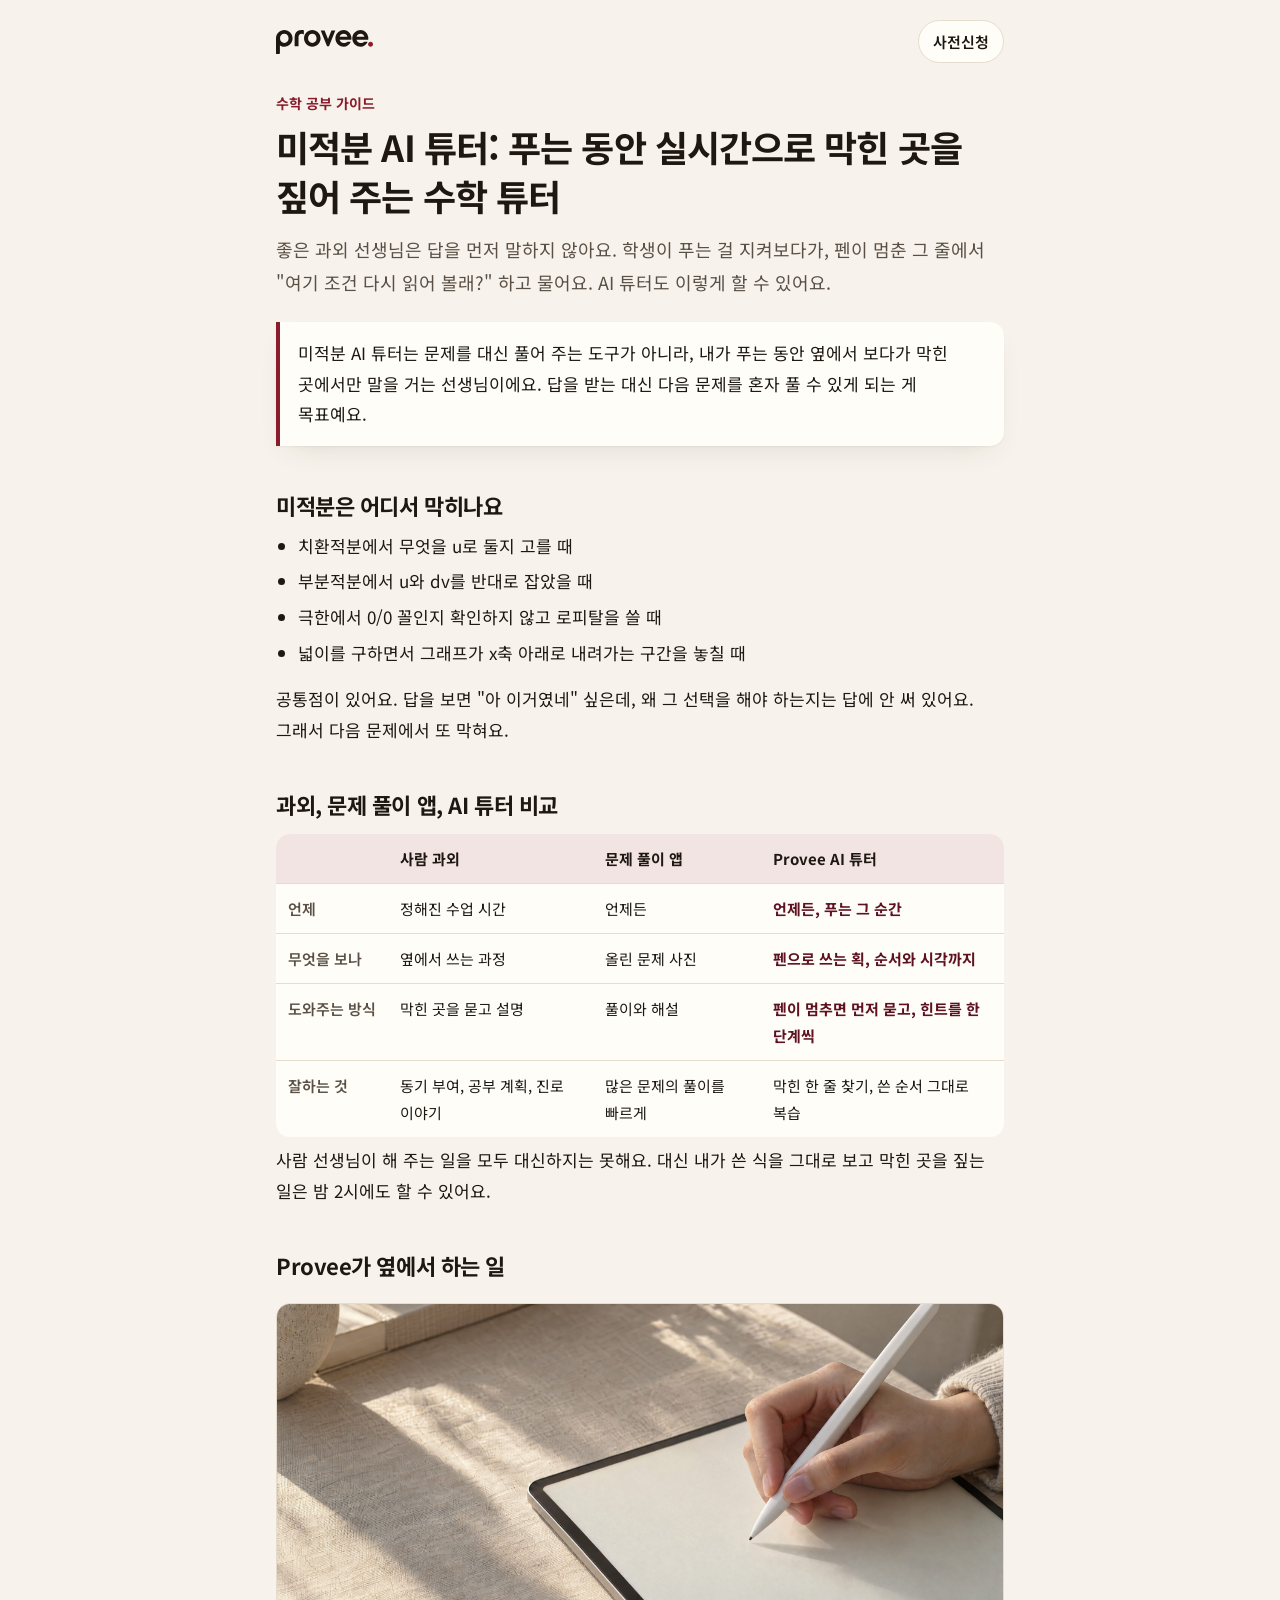
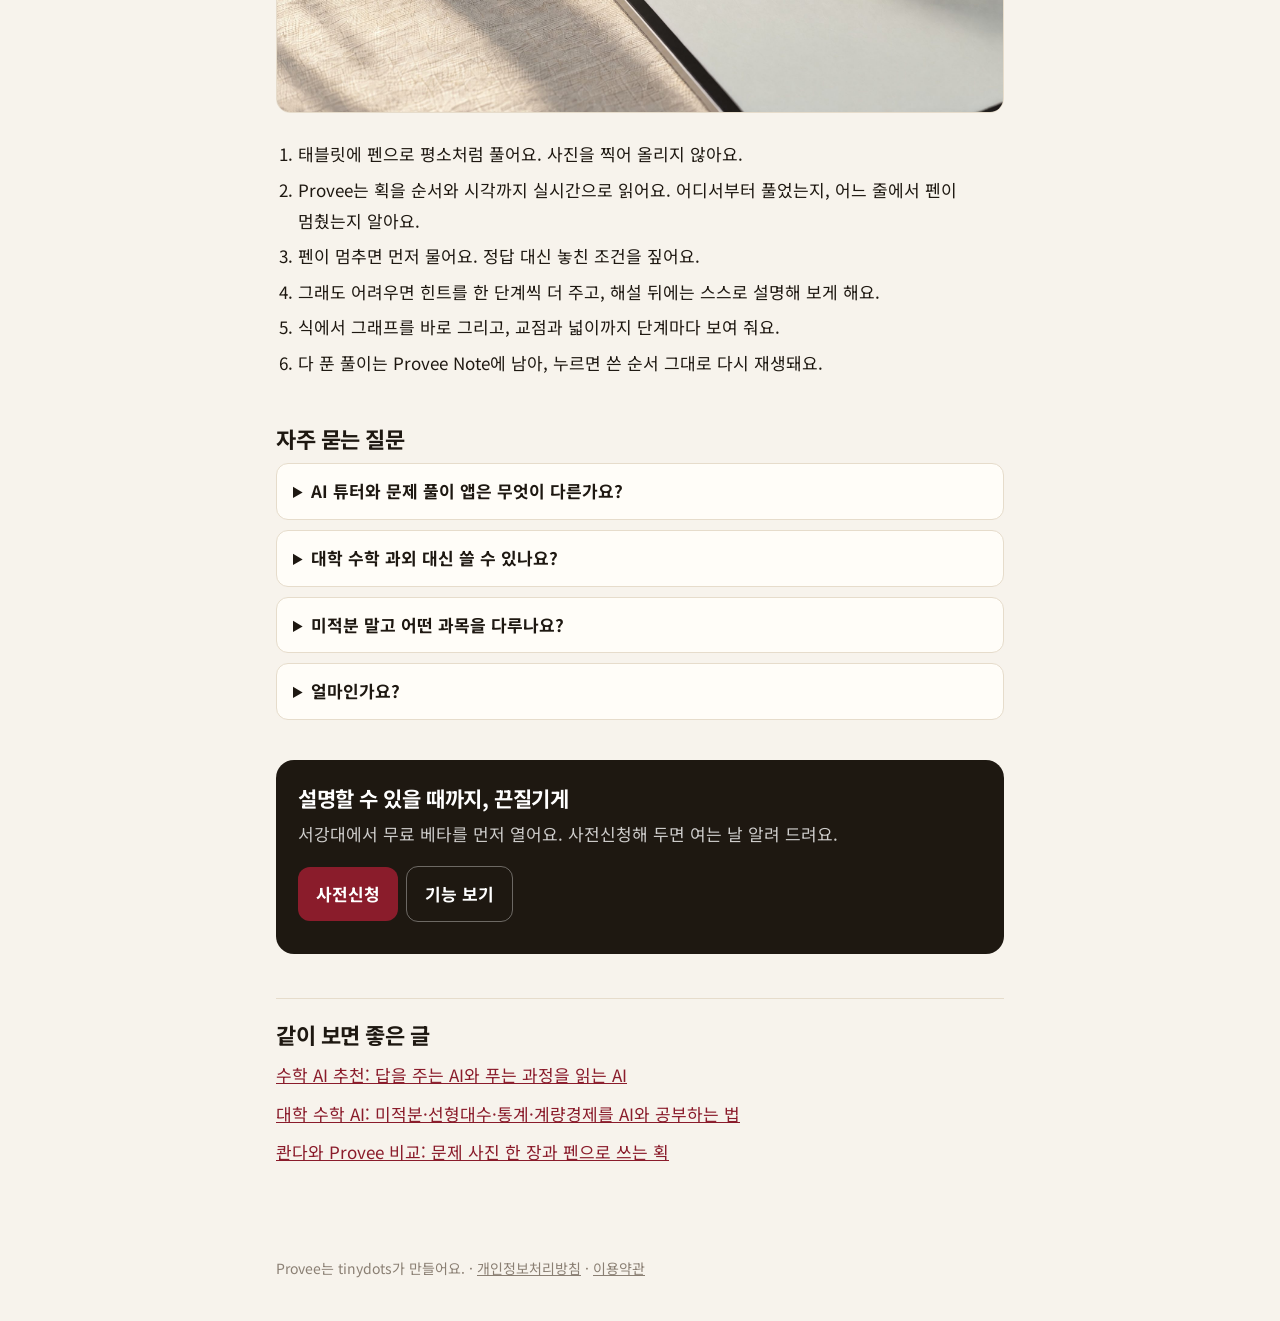
<file: guide/calculus-ai-tutor.html>
<!doctype html>
<html lang="ko">
<head>
<meta charset="utf-8">
<meta name="viewport" content="width=device-width, initial-scale=1">
<title>미적분 AI 튜터: 푸는 동안 실시간으로 막힌 곳을 짚어 주는 수학 튜터 | Provee</title>
<meta name="description" content="미적분은 치환 하나, 조건 하나에서 막혀요. 과외 선생님처럼 푸는 동안 옆에서 보다가 막힌 곳에서만 묻는 실시간 AI 튜터와, 과외·문제 풀이 앱과의 차이를 정리했어요.">
<link rel="canonical" href="https://provee.kr/guide/calculus-ai-tutor">
<meta property="og:type" content="article">
<meta property="og:title" content="미적분 AI 튜터: 푸는 동안 실시간으로 막힌 곳을 짚어 주는 수학 튜터">
<meta property="og:description" content="과외 선생님처럼 옆에서 보다가, 막힌 곳에서만 묻는 AI 튜터.">
<meta property="og:url" content="https://provee.kr/guide/calculus-ai-tutor">
<meta property="og:image" content="https://provee.kr/assets/brand/og-cover-3.jpg">
<link rel="icon" href="/assets/brand/favicon-64.png" type="image/png">
<link rel="preconnect" href="https://fonts.googleapis.com">
<link rel="preconnect" href="https://fonts.gstatic.com" crossorigin>
<link rel="stylesheet" href="https://fonts.googleapis.com/css2?family=Noto+Sans+KR:wght@400;600;700&display=swap">
<link rel="stylesheet" href="/guide/guide.css">
<script type="application/ld+json">{"@context":"https://schema.org","@graph":[
{"@type":"Article","headline":"미적분 AI 튜터: 푸는 동안 실시간으로 막힌 곳을 짚어 주는 수학 튜터","inLanguage":"ko-KR","datePublished":"2026-10-23","dateModified":"2026-10-23","mainEntityOfPage":"https://provee.kr/guide/calculus-ai-tutor","image":"https://provee.kr/assets/brand/og-cover-3.jpg","author":{"@type":"Organization","name":"tinydots","url":"https://tinydots.kr/"},"publisher":{"@type":"Organization","name":"tinydots","url":"https://tinydots.kr/"}},
{"@type":"FAQPage","mainEntity":[
{"@type":"Question","name":"AI 튜터와 문제 풀이 앱은 무엇이 다른가요?","acceptedAnswer":{"@type":"Answer","text":"문제 풀이 앱은 문제를 올리면 풀이를 보여 줘요. AI 튜터는 내가 푸는 동안 옆에서 보다가, 막힌 곳에서 먼저 묻고 스스로 풀게 도와요. Provee는 태블릿에 펜으로 쓰는 획을 실시간으로 읽어 이렇게 해요."}},
{"@type":"Question","name":"대학 수학 과외 대신 쓸 수 있나요?","acceptedAnswer":{"@type":"Answer","text":"사람 선생님이 해 주는 동기 부여나 진로 상담까지 대신하지는 못해요. 대신 필요할 때 언제든, 내가 쓴 식을 그대로 보고 막힌 곳을 짚는 일은 밤 2시에도 할 수 있어요."}},
{"@type":"Question","name":"미적분 말고 어떤 과목을 다루나요?","acceptedAnswer":{"@type":"Answer","text":"미적분, 통계, 선형대수, 계량경제, 물리처럼 손으로 풀며 배우는 대학 과목이에요. 첫 학기는 서강대 정량 과목에 맞춰 열어요."}},
{"@type":"Question","name":"얼마인가요?","acceptedAnswer":{"@type":"Answer","text":"대학생은 1과목을 무료로 쓰고, 유료 요금제는 주 4,700원부터예요. 출시 전 계획 가격이라 바뀔 수 있어요."}}
]}]}</script>
</head>
<body>
<header class="top">
  <a href="/" aria-label="Provee 첫 화면"><img src="/guide/wordmark.svg" alt="provee." width="98" height="24"></a>
  <a class="go" href="/#join">사전신청</a>
</header>
<main>
  <p class="kick">수학 공부 가이드</p>
  <h1>미적분 AI 튜터: 푸는 동안 실시간으로 막힌 곳을 짚어 주는 수학 튜터</h1>
  <p class="lead">좋은 과외 선생님은 답을 먼저 말하지 않아요. 학생이 푸는 걸 지켜보다가, 펜이 멈춘 그 줄에서 "여기 조건 다시 읽어 볼래?" 하고 물어요. AI 튜터도 이렇게 할 수 있어요.</p>

  <div class="ans">
    <p>미적분 AI 튜터는 문제를 대신 풀어 주는 도구가 아니라, 내가 푸는 동안 옆에서 보다가 막힌 곳에서만 말을 거는 선생님이에요. 답을 받는 대신 다음 문제를 혼자 풀 수 있게 되는 게 목표예요.</p>
  </div>

  <h2>미적분은 어디서 막히나요</h2>
  <ul>
    <li>치환적분에서 무엇을 u로 둘지 고를 때</li>
    <li>부분적분에서 u와 dv를 반대로 잡았을 때</li>
    <li>극한에서 0/0 꼴인지 확인하지 않고 로피탈을 쓸 때</li>
    <li>넓이를 구하면서 그래프가 x축 아래로 내려가는 구간을 놓칠 때</li>
  </ul>
  <p>공통점이 있어요. 답을 보면 "아 이거였네" 싶은데, 왜 그 선택을 해야 하는지는 답에 안 써 있어요. 그래서 다음 문제에서 또 막혀요.</p>

  <h2>과외, 문제 풀이 앱, AI 튜터 비교</h2>
  <div class="tbl"><table>
    <thead><tr><th></th><th>사람 과외</th><th>문제 풀이 앱</th><th>Provee AI 튜터</th></tr></thead>
    <tbody>
      <tr><td>언제</td><td>정해진 수업 시간</td><td>언제든</td><td class="us">언제든, 푸는 그 순간</td></tr>
      <tr><td>무엇을 보나</td><td>옆에서 쓰는 과정</td><td>올린 문제 사진</td><td class="us">펜으로 쓰는 획, 순서와 시각까지</td></tr>
      <tr><td>도와주는 방식</td><td>막힌 곳을 묻고 설명</td><td>풀이와 해설</td><td class="us">펜이 멈추면 먼저 묻고, 힌트를 한 단계씩</td></tr>
      <tr><td>잘하는 것</td><td>동기 부여, 공부 계획, 진로 이야기</td><td>많은 문제의 풀이를 빠르게</td><td>막힌 한 줄 찾기, 쓴 순서 그대로 복습</td></tr>
    </tbody>
  </table></div>
  <p>사람 선생님이 해 주는 일을 모두 대신하지는 못해요. 대신 내가 쓴 식을 그대로 보고 막힌 곳을 짚는 일은 밤 2시에도 할 수 있어요.</p>

  <h2>Provee가 옆에서 하는 일</h2>
  <figure>
    <img src="/img/hero-pen.jpg" alt="태블릿에 펜으로 미적분 풀이를 쓰는 손" width="2400" height="1350" loading="lazy">
  </figure>
  <ol>
    <li>태블릿에 펜으로 평소처럼 풀어요. 사진을 찍어 올리지 않아요.</li>
    <li>Provee는 획을 순서와 시각까지 실시간으로 읽어요. 어디서부터 풀었는지, 어느 줄에서 펜이 멈췄는지 알아요.</li>
    <li>펜이 멈추면 먼저 물어요. 정답 대신 놓친 조건을 짚어요.</li>
    <li>그래도 어려우면 힌트를 한 단계씩 더 주고, 해설 뒤에는 스스로 설명해 보게 해요.</li>
    <li>식에서 그래프를 바로 그리고, 교점과 넓이까지 단계마다 보여 줘요.</li>
    <li>다 푼 풀이는 Provee Note에 남아, 누르면 쓴 순서 그대로 다시 재생돼요.</li>
  </ol>

  <h2>자주 묻는 질문</h2>
  <details><summary>AI 튜터와 문제 풀이 앱은 무엇이 다른가요?</summary><p>문제 풀이 앱은 문제를 올리면 풀이를 보여 줘요. AI 튜터는 내가 푸는 동안 옆에서 보다가, 막힌 곳에서 먼저 묻고 스스로 풀게 도와요. Provee는 태블릿에 펜으로 쓰는 획을 실시간으로 읽어 이렇게 해요.</p></details>
  <details><summary>대학 수학 과외 대신 쓸 수 있나요?</summary><p>사람 선생님이 해 주는 동기 부여나 진로 상담까지 대신하지는 못해요. 대신 필요할 때 언제든, 내가 쓴 식을 그대로 보고 막힌 곳을 짚는 일은 밤 2시에도 할 수 있어요.</p></details>
  <details><summary>미적분 말고 어떤 과목을 다루나요?</summary><p>미적분, 통계, 선형대수, 계량경제, 물리처럼 손으로 풀며 배우는 대학 과목이에요. 첫 학기는 서강대 정량 과목에 맞춰 열어요.</p></details>
  <details><summary>얼마인가요?</summary><p>대학생은 1과목을 무료로 쓰고, 유료 요금제는 주 4,700원부터예요. 출시 전 계획 가격이라 바뀔 수 있어요.</p></details>

  <section class="cta">
    <h2>설명할 수 있을 때까지, 끈질기게</h2>
    <p>서강대에서 무료 베타를 먼저 열어요. 사전신청해 두면 여는 날 알려 드려요.</p>
    <a href="/#join">사전신청</a><a class="sub" href="/#features">기능 보기</a>
  </section>

  <nav class="more" aria-label="다른 가이드">
    <h2>같이 보면 좋은 글</h2>
    <ul>
      <li><a href="/guide/math-ai">수학 AI 추천: 답을 주는 AI와 푸는 과정을 읽는 AI</a></li>
      <li><a href="/guide/university-math-ai">대학 수학 AI: 미적분·선형대수·통계·계량경제를 AI와 공부하는 법</a></li>
      <li><a href="/guide/qanda-vs-provee">콴다와 Provee 비교: 문제 사진 한 장과 펜으로 쓰는 획</a></li>
    </ul>
  </nav>
</main>
<footer>Provee는 tinydots가 만들어요. · <a href="/privacy.html">개인정보처리방침</a> · <a href="/terms.html">이용약관</a></footer>
</body>
</html>
</file>
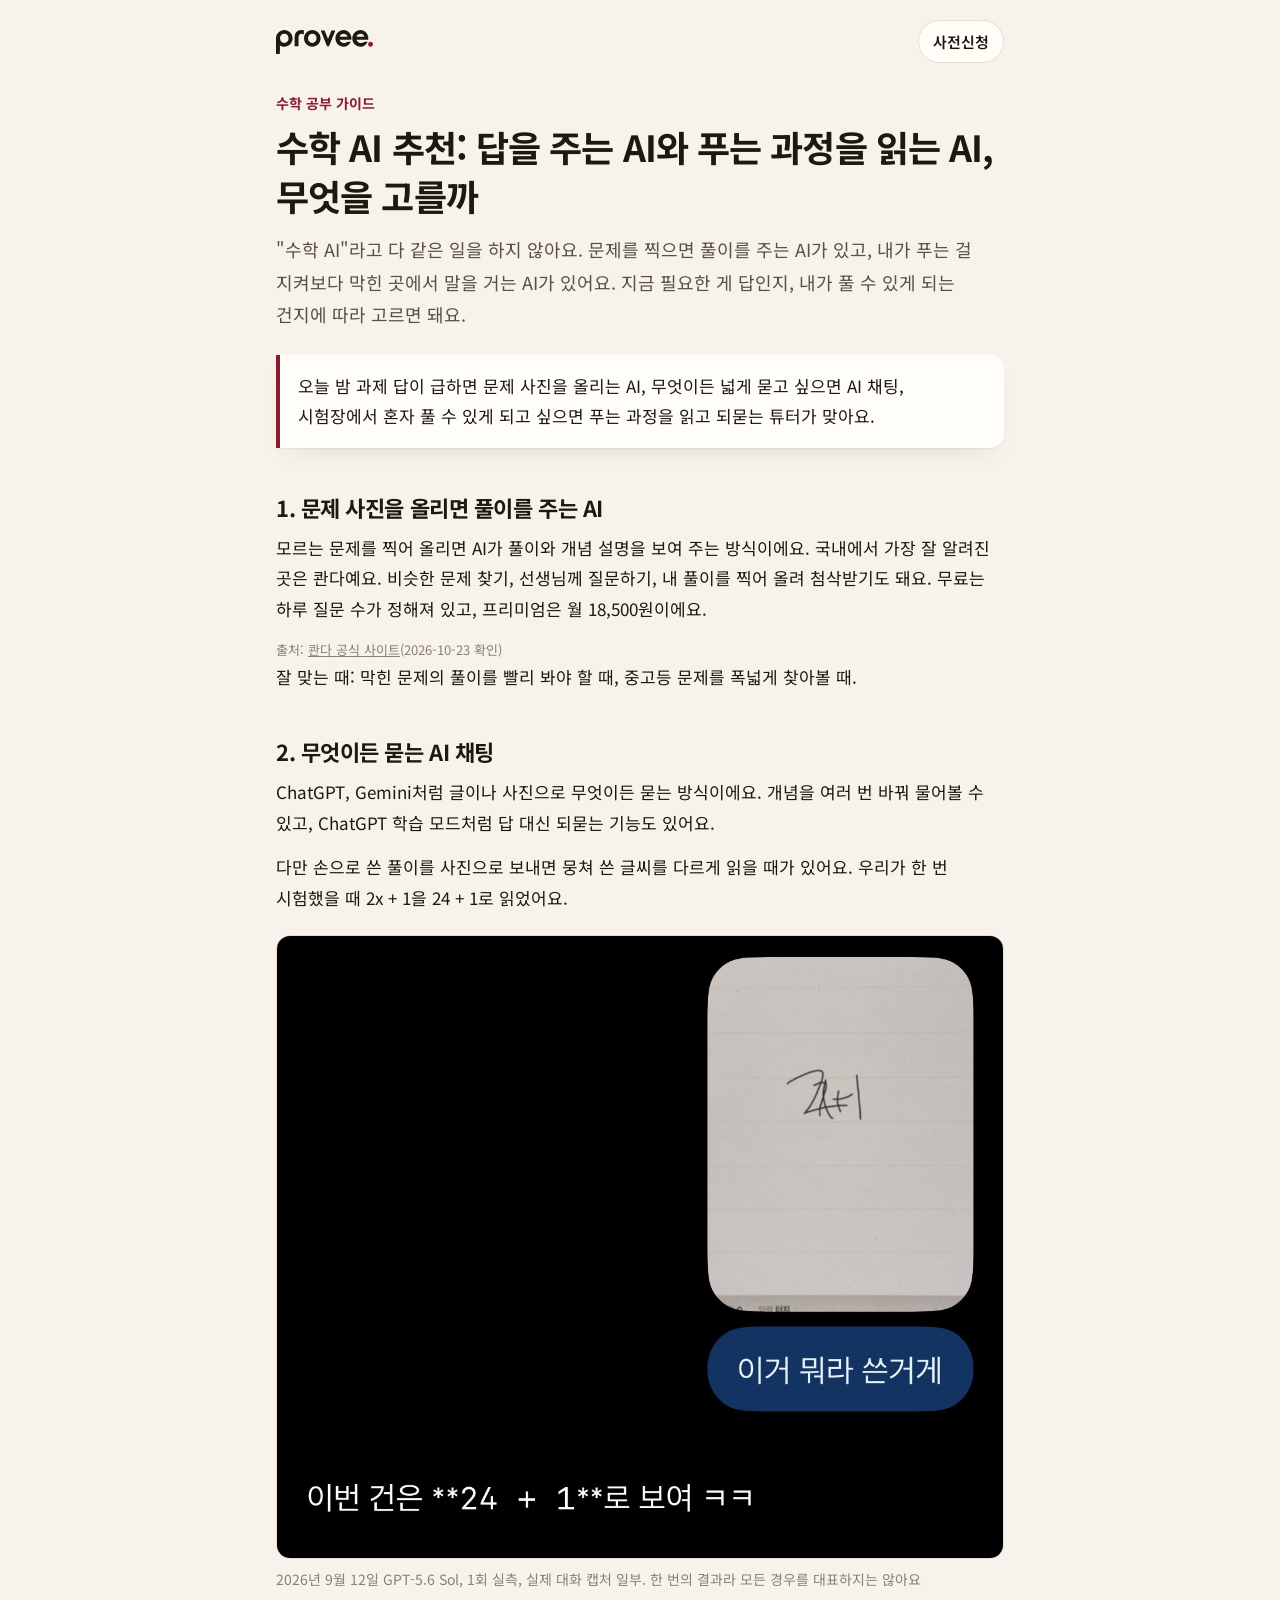
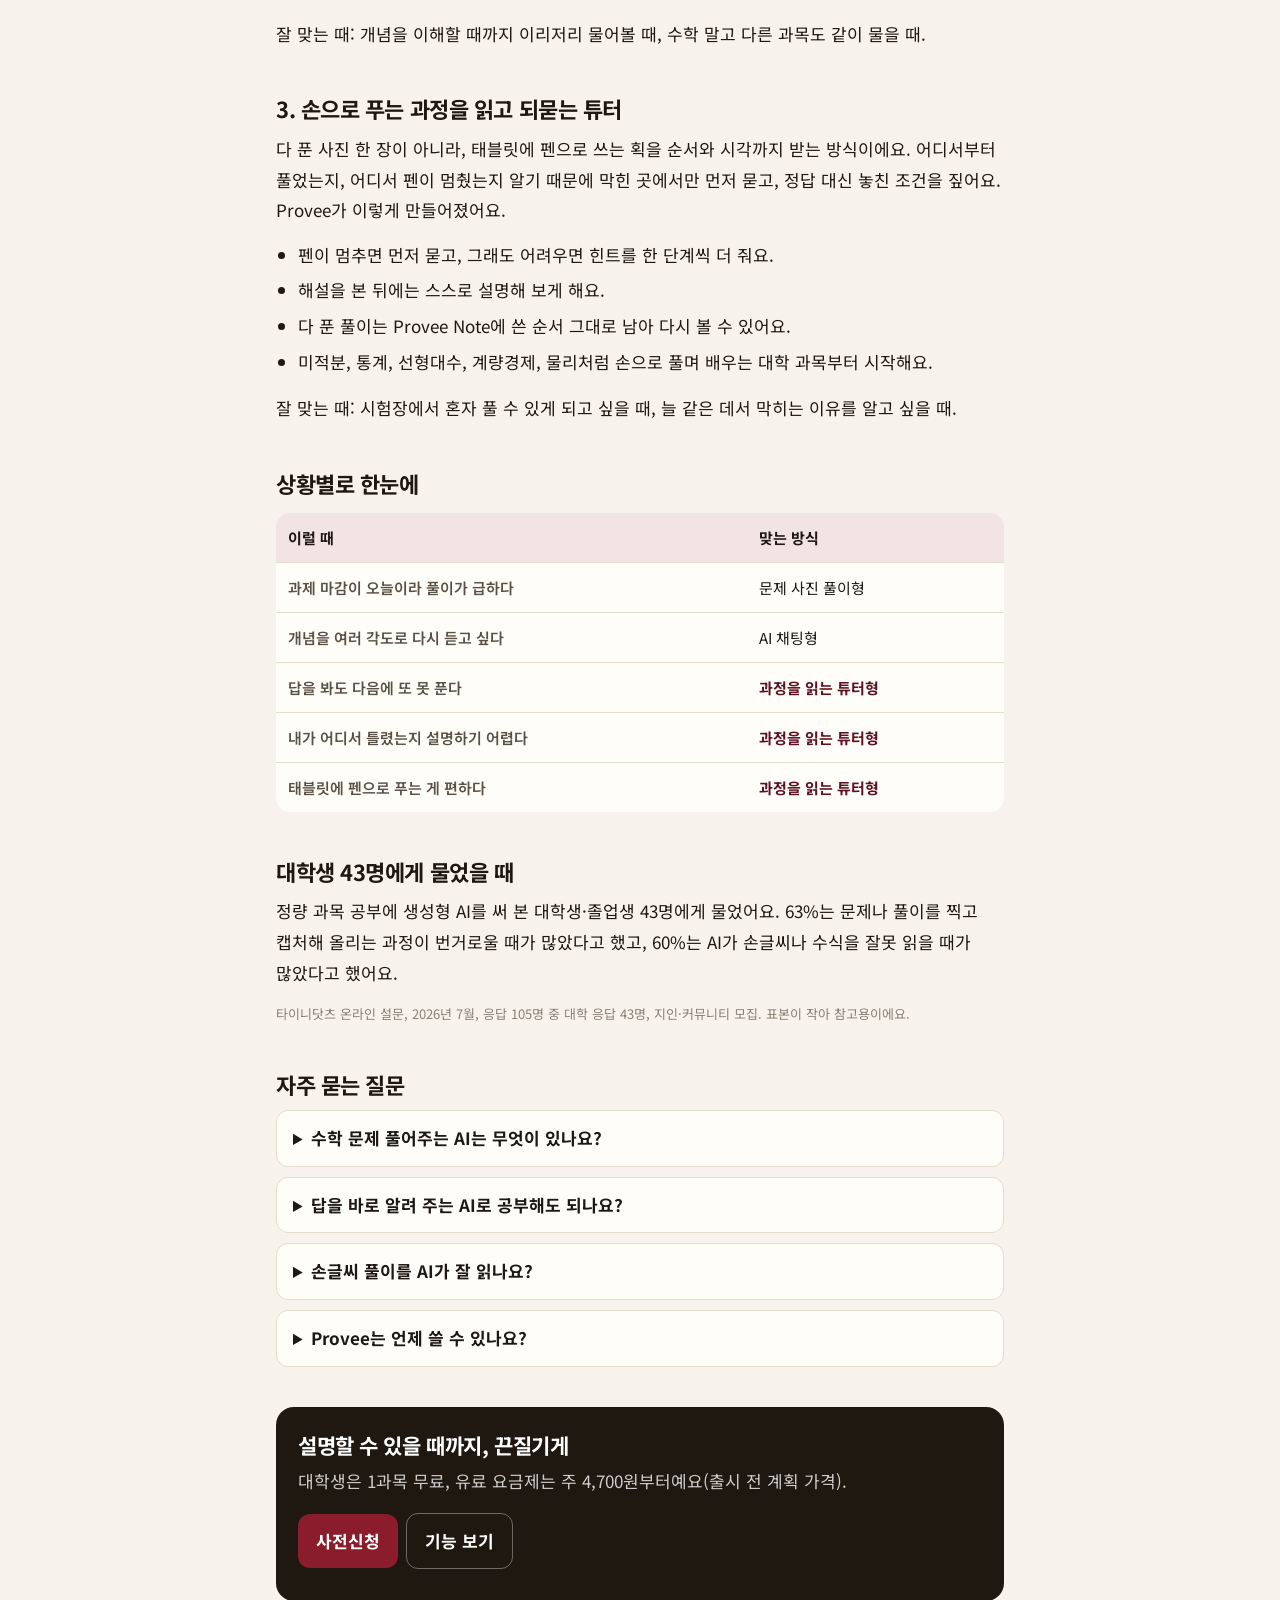
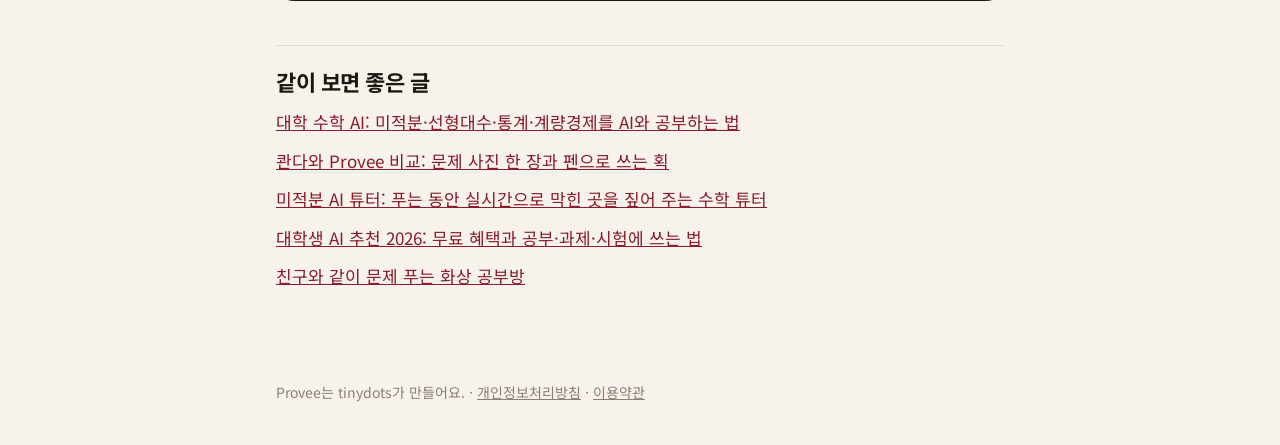
<file: guide/math-ai.html>
<!doctype html>
<html lang="ko">
<head>
<meta charset="utf-8">
<meta name="viewport" content="width=device-width, initial-scale=1">
<title>수학 AI 추천: 답을 주는 AI와 푸는 과정을 읽는 AI, 무엇을 고를까 | Provee</title>
<meta name="description" content="수학 AI는 문제 사진으로 풀이를 주는 앱, 무엇이든 묻는 AI 채팅, 손으로 푸는 과정을 읽고 되묻는 튜터로 나뉘어요. 상황별로 무엇을 고르면 되는지 출처와 함께 정리했어요.">
<link rel="canonical" href="https://provee.kr/guide/math-ai">
<meta property="og:type" content="article">
<meta property="og:title" content="수학 AI 추천: 답을 주는 AI와 푸는 과정을 읽는 AI">
<meta property="og:description" content="문제 사진형, AI 채팅형, 과정을 읽는 튜터형. 상황별로 고르는 법.">
<meta property="og:url" content="https://provee.kr/guide/math-ai">
<meta property="og:image" content="https://provee.kr/assets/brand/og-cover-3.jpg">
<link rel="icon" href="/assets/brand/favicon-64.png" type="image/png">
<link rel="preconnect" href="https://fonts.googleapis.com">
<link rel="preconnect" href="https://fonts.gstatic.com" crossorigin>
<link rel="stylesheet" href="https://fonts.googleapis.com/css2?family=Noto+Sans+KR:wght@400;600;700&display=swap">
<link rel="stylesheet" href="/guide/guide.css">
<script type="application/ld+json">{"@context":"https://schema.org","@graph":[
{"@type":"Article","headline":"수학 AI 추천: 답을 주는 AI와 푸는 과정을 읽는 AI, 무엇을 고를까","inLanguage":"ko-KR","datePublished":"2026-10-23","dateModified":"2026-10-23","mainEntityOfPage":"https://provee.kr/guide/math-ai","image":"https://provee.kr/assets/brand/og-cover-3.jpg","author":{"@type":"Organization","name":"tinydots","url":"https://tinydots.kr/"},"publisher":{"@type":"Organization","name":"tinydots","url":"https://tinydots.kr/"}},
{"@type":"FAQPage","mainEntity":[
{"@type":"Question","name":"수학 문제 풀어주는 AI는 무엇이 있나요?","acceptedAnswer":{"@type":"Answer","text":"문제 사진을 올리면 풀이와 개념 설명을 주는 콴다 같은 앱, 사진이나 글로 무엇이든 물을 수 있는 ChatGPT·Gemini 같은 AI 채팅, 손으로 푸는 과정을 읽고 막힌 곳에서 되묻는 Provee 같은 튜터가 있어요."}},
{"@type":"Question","name":"답을 바로 알려 주는 AI로 공부해도 되나요?","acceptedAnswer":{"@type":"Answer","text":"급할 때는 도움이 돼요. 다만 시험장에서는 내가 직접 풀어야 하니, 풀이를 읽은 뒤 가리고 다시 풀어 보거나 내 말로 설명해 보는 과정을 꼭 거치는 게 좋아요."}},
{"@type":"Question","name":"손글씨 풀이를 AI가 잘 읽나요?","acceptedAnswer":{"@type":"Answer","text":"사진 한 장으로 받으면 뭉쳐 쓴 글씨를 다르게 읽을 때가 있어요. 2026년 9월 12일 우리가 GPT-5.6 Sol에 한 번 시험했을 때 2x + 1을 24 + 1로 읽었어요. 한 번 실측한 결과라 모든 경우를 대표하지는 않아요."}},
{"@type":"Question","name":"Provee는 언제 쓸 수 있나요?","acceptedAnswer":{"@type":"Answer","text":"서강대에서 무료 베타를 먼저 열고, 2027년 봄에 전국 대학으로 넓혀요. provee.kr에서 사전신청을 받고 있어요."}}
]}]}</script>
</head>
<body>
<header class="top">
  <a href="/" aria-label="Provee 첫 화면"><img src="/guide/wordmark.svg" alt="provee." width="98" height="24"></a>
  <a class="go" href="/#join">사전신청</a>
</header>
<main>
  <p class="kick">수학 공부 가이드</p>
  <h1>수학 AI 추천: 답을 주는 AI와 푸는 과정을 읽는 AI, 무엇을 고를까</h1>
  <p class="lead">"수학 AI"라고 다 같은 일을 하지 않아요. 문제를 찍으면 풀이를 주는 AI가 있고, 내가 푸는 걸 지켜보다 막힌 곳에서 말을 거는 AI가 있어요. 지금 필요한 게 답인지, 내가 풀 수 있게 되는 건지에 따라 고르면 돼요.</p>

  <div class="ans">
    <p>오늘 밤 과제 답이 급하면 문제 사진을 올리는 AI, 무엇이든 넓게 묻고 싶으면 AI 채팅, 시험장에서 혼자 풀 수 있게 되고 싶으면 푸는 과정을 읽고 되묻는 튜터가 맞아요.</p>
  </div>

  <h2>1. 문제 사진을 올리면 풀이를 주는 AI</h2>
  <p>모르는 문제를 찍어 올리면 AI가 풀이와 개념 설명을 보여 주는 방식이에요. 국내에서 가장 잘 알려진 곳은 콴다예요. 비슷한 문제 찾기, 선생님께 질문하기, 내 풀이를 찍어 올려 첨삭받기도 돼요. 무료는 하루 질문 수가 정해져 있고, 프리미엄은 월 18,500원이에요.</p>
  <p class="src">출처: <a href="https://qanda.ai/ko" rel="nofollow noopener">콴다 공식 사이트</a>(2026-10-23 확인)</p>
  <p>잘 맞는 때: 막힌 문제의 풀이를 빨리 봐야 할 때, 중고등 문제를 폭넓게 찾아볼 때.</p>

  <h2>2. 무엇이든 묻는 AI 채팅</h2>
  <p>ChatGPT, Gemini처럼 글이나 사진으로 무엇이든 묻는 방식이에요. 개념을 여러 번 바꿔 물어볼 수 있고, ChatGPT 학습 모드처럼 답 대신 되묻는 기능도 있어요.</p>
  <p>다만 손으로 쓴 풀이를 사진으로 보내면 뭉쳐 쓴 글씨를 다르게 읽을 때가 있어요. 우리가 한 번 시험했을 때 2x + 1을 24 + 1로 읽었어요.</p>
  <figure>
    <img src="/img/gpt-24p1-chat.jpg" alt="손으로 쓴 2x+1 사진을 AI 채팅이 24 + 1로 읽은 대화 화면" width="1179" height="1010" loading="lazy">
    <figcaption>2026년 9월 12일 GPT-5.6 Sol, 1회 실측, 실제 대화 캡처 일부. 한 번의 결과라 모든 경우를 대표하지는 않아요</figcaption>
  </figure>
  <p>잘 맞는 때: 개념을 이해할 때까지 이리저리 물어볼 때, 수학 말고 다른 과목도 같이 물을 때.</p>

  <h2>3. 손으로 푸는 과정을 읽고 되묻는 튜터</h2>
  <p>다 푼 사진 한 장이 아니라, 태블릿에 펜으로 쓰는 획을 순서와 시각까지 받는 방식이에요. 어디서부터 풀었는지, 어디서 펜이 멈췄는지 알기 때문에 막힌 곳에서만 먼저 묻고, 정답 대신 놓친 조건을 짚어요. Provee가 이렇게 만들어졌어요.</p>
  <ul>
    <li>펜이 멈추면 먼저 묻고, 그래도 어려우면 힌트를 한 단계씩 더 줘요.</li>
    <li>해설을 본 뒤에는 스스로 설명해 보게 해요.</li>
    <li>다 푼 풀이는 Provee Note에 쓴 순서 그대로 남아 다시 볼 수 있어요.</li>
    <li>미적분, 통계, 선형대수, 계량경제, 물리처럼 손으로 풀며 배우는 대학 과목부터 시작해요.</li>
  </ul>
  <p>잘 맞는 때: 시험장에서 혼자 풀 수 있게 되고 싶을 때, 늘 같은 데서 막히는 이유를 알고 싶을 때.</p>

  <h2>상황별로 한눈에</h2>
  <div class="tbl wrap"><table>
    <thead><tr><th>이럴 때</th><th>맞는 방식</th></tr></thead>
    <tbody>
      <tr><td>과제 마감이 오늘이라 풀이가 급하다</td><td>문제 사진 풀이형</td></tr>
      <tr><td>개념을 여러 각도로 다시 듣고 싶다</td><td>AI 채팅형</td></tr>
      <tr><td>답을 봐도 다음에 또 못 푼다</td><td class="us">과정을 읽는 튜터형</td></tr>
      <tr><td>내가 어디서 틀렸는지 설명하기 어렵다</td><td class="us">과정을 읽는 튜터형</td></tr>
      <tr><td>태블릿에 펜으로 푸는 게 편하다</td><td class="us">과정을 읽는 튜터형</td></tr>
    </tbody>
  </table></div>

  <h2>대학생 43명에게 물었을 때</h2>
  <p>정량 과목 공부에 생성형 AI를 써 본 대학생·졸업생 43명에게 물었어요. 63%는 문제나 풀이를 찍고 캡처해 올리는 과정이 번거로울 때가 많았다고 했고, 60%는 AI가 손글씨나 수식을 잘못 읽을 때가 많았다고 했어요.</p>
  <p class="src">타이니닷츠 온라인 설문, 2026년 7월, 응답 105명 중 대학 응답 43명, 지인·커뮤니티 모집. 표본이 작아 참고용이에요.</p>

  <h2>자주 묻는 질문</h2>
  <details><summary>수학 문제 풀어주는 AI는 무엇이 있나요?</summary><p>문제 사진을 올리면 풀이와 개념 설명을 주는 콴다 같은 앱, 사진이나 글로 무엇이든 물을 수 있는 ChatGPT·Gemini 같은 AI 채팅, 손으로 푸는 과정을 읽고 막힌 곳에서 되묻는 Provee 같은 튜터가 있어요.</p></details>
  <details><summary>답을 바로 알려 주는 AI로 공부해도 되나요?</summary><p>급할 때는 도움이 돼요. 다만 시험장에서는 내가 직접 풀어야 하니, 풀이를 읽은 뒤 가리고 다시 풀어 보거나 내 말로 설명해 보는 과정을 꼭 거치는 게 좋아요.</p></details>
  <details><summary>손글씨 풀이를 AI가 잘 읽나요?</summary><p>사진 한 장으로 받으면 뭉쳐 쓴 글씨를 다르게 읽을 때가 있어요. 2026년 9월 12일 우리가 GPT-5.6 Sol에 한 번 시험했을 때 2x + 1을 24 + 1로 읽었어요. 한 번 실측한 결과라 모든 경우를 대표하지는 않아요.</p></details>
  <details><summary>Provee는 언제 쓸 수 있나요?</summary><p>서강대에서 무료 베타를 먼저 열고, 2027년 봄에 전국 대학으로 넓혀요. provee.kr에서 사전신청을 받고 있어요.</p></details>

  <section class="cta">
    <h2>설명할 수 있을 때까지, 끈질기게</h2>
    <p>대학생은 1과목 무료, 유료 요금제는 주 4,700원부터예요(출시 전 계획 가격).</p>
    <a href="/#join">사전신청</a><a class="sub" href="/#features">기능 보기</a>
  </section>

  <nav class="more" aria-label="다른 가이드">
    <h2>같이 보면 좋은 글</h2>
    <ul>
      <li><a href="/guide/university-math-ai">대학 수학 AI: 미적분·선형대수·통계·계량경제를 AI와 공부하는 법</a></li>
      <li><a href="/guide/qanda-vs-provee">콴다와 Provee 비교: 문제 사진 한 장과 펜으로 쓰는 획</a></li>
      <li><a href="/guide/calculus-ai-tutor">미적분 AI 튜터: 푸는 동안 실시간으로 막힌 곳을 짚어 주는 수학 튜터</a></li>
      <li><a href="/guide/student-ai">대학생 AI 추천 2026: 무료 혜택과 공부·과제·시험에 쓰는 법</a></li>
      <li><a href="https://proveeground.kr/guide/cam-study">친구와 같이 문제 푸는 화상 공부방</a></li>
    </ul>
  </nav>
</main>
<footer>Provee는 tinydots가 만들어요. · <a href="/privacy.html">개인정보처리방침</a> · <a href="/terms.html">이용약관</a></footer>
</body>
</html>
</file>
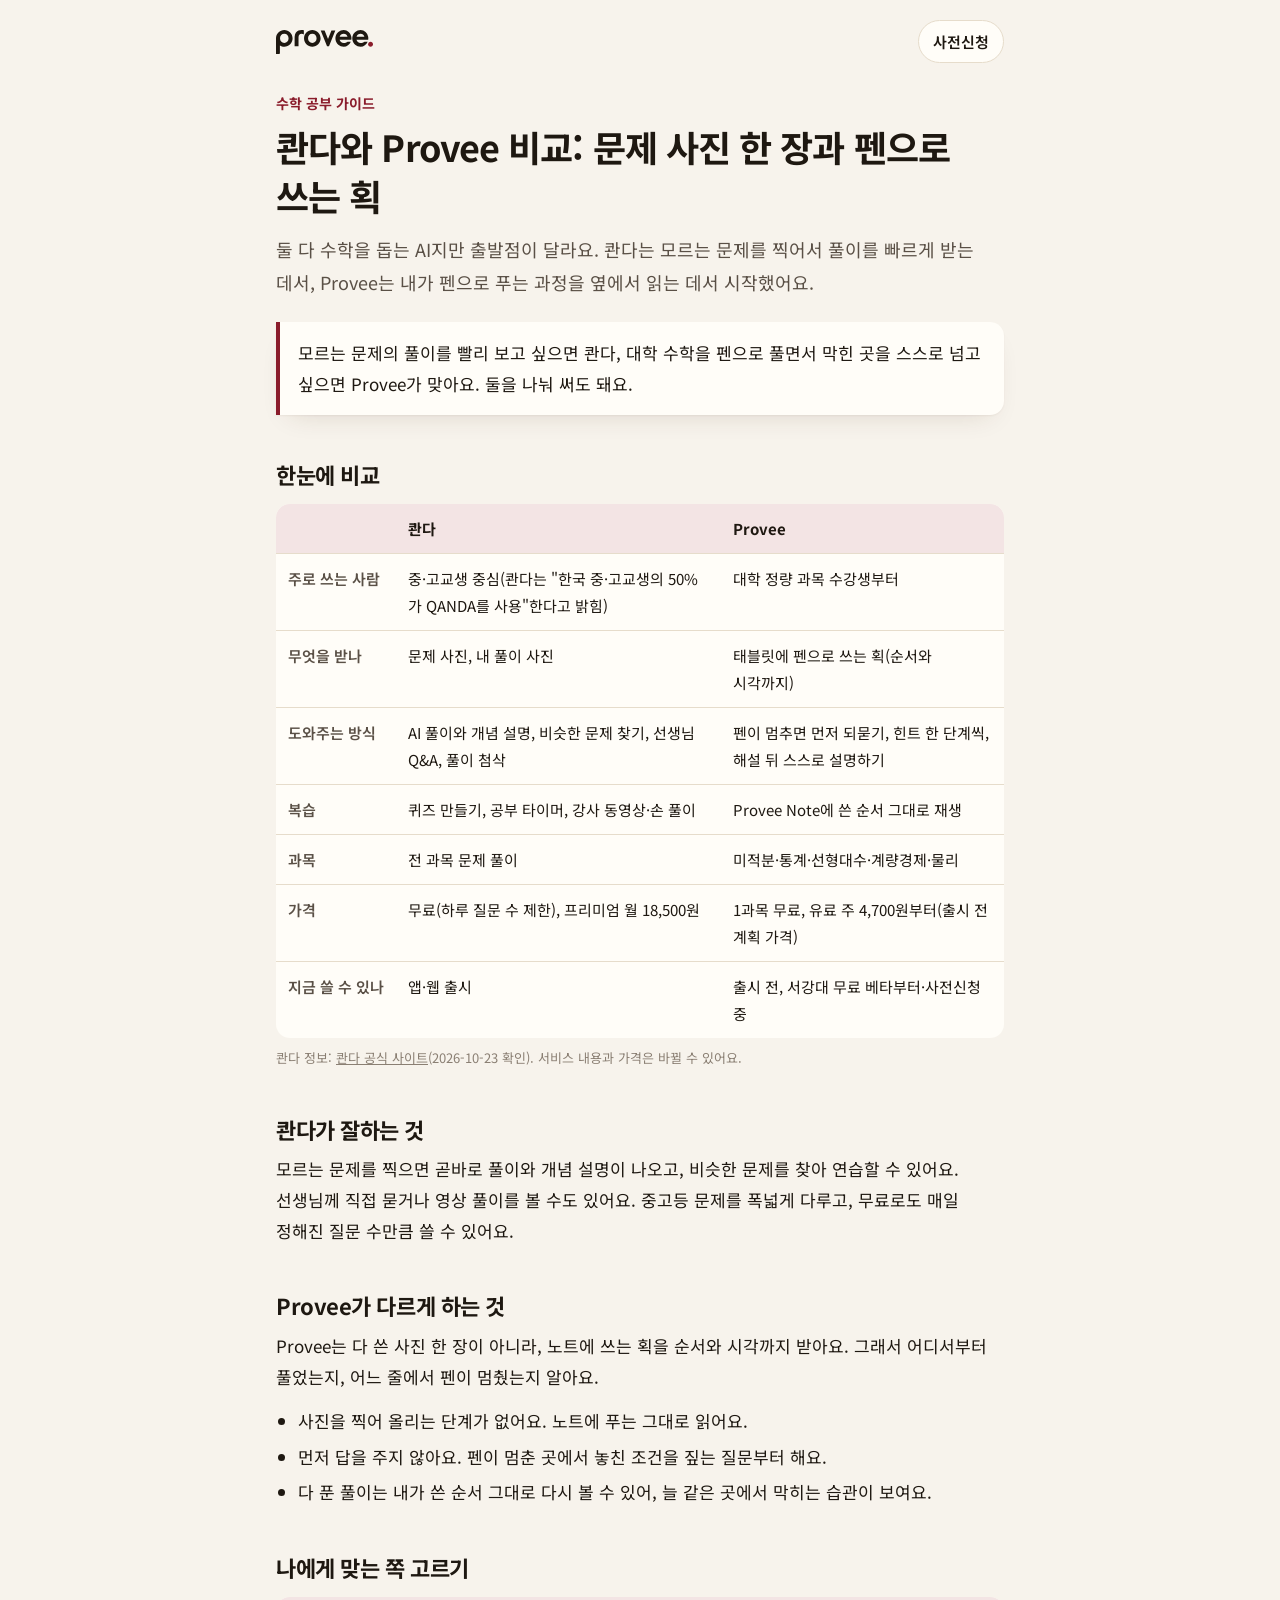
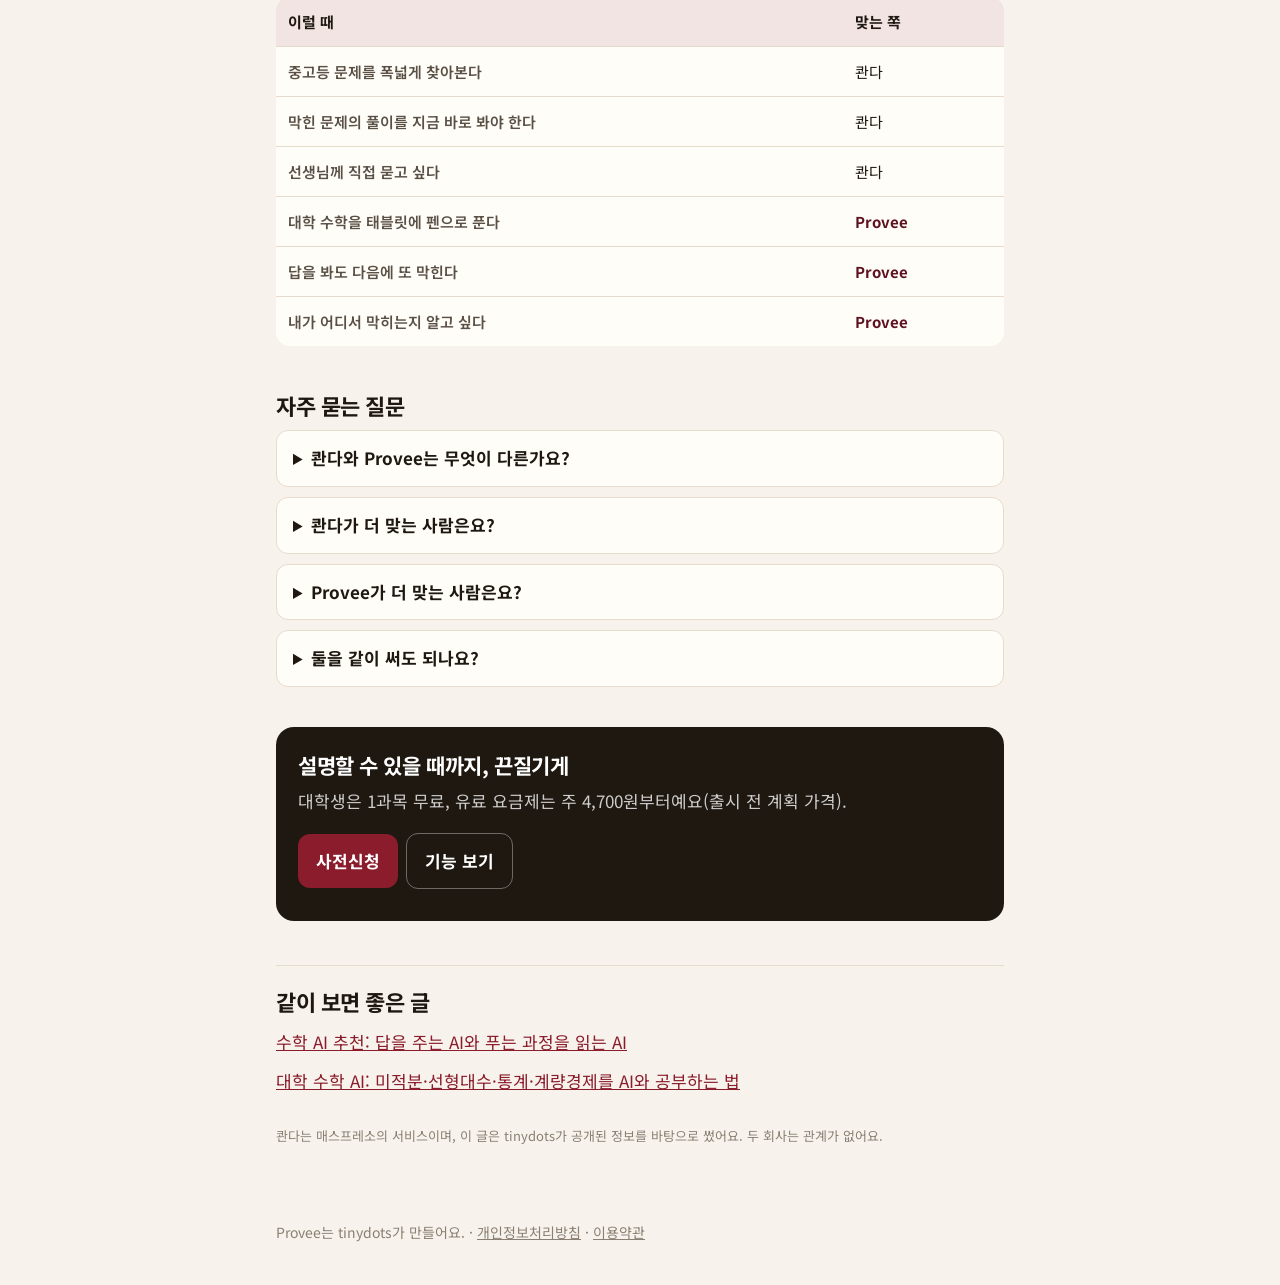
<file: guide/qanda-vs-provee.html>
<!doctype html>
<html lang="ko">
<head>
<meta charset="utf-8">
<meta name="viewport" content="width=device-width, initial-scale=1">
<title>콴다와 Provee 비교: 문제 사진 한 장과 펜으로 쓰는 획 | Provee</title>
<meta name="description" content="콴다는 문제 사진으로 풀이와 개념 설명을 빠르게 받는 앱이고, Provee는 펜으로 푸는 과정을 읽고 막힌 곳에서 되묻는 대학 수학 AI 튜터예요. 대상, 입력, 도움 방식, 가격을 출처와 함께 비교했어요.">
<link rel="canonical" href="https://provee.kr/guide/qanda-vs-provee">
<meta property="og:type" content="article">
<meta property="og:title" content="콴다와 Provee 비교: 문제 사진 한 장과 펜으로 쓰는 획">
<meta property="og:description" content="대상, 입력, 도움 방식, 가격. 무엇이 나에게 맞는지.">
<meta property="og:url" content="https://provee.kr/guide/qanda-vs-provee">
<meta property="og:image" content="https://provee.kr/assets/brand/og-cover-3.jpg">
<link rel="icon" href="/assets/brand/favicon-64.png" type="image/png">
<link rel="preconnect" href="https://fonts.googleapis.com">
<link rel="preconnect" href="https://fonts.gstatic.com" crossorigin>
<link rel="stylesheet" href="https://fonts.googleapis.com/css2?family=Noto+Sans+KR:wght@400;600;700&display=swap">
<link rel="stylesheet" href="/guide/guide.css">
<script type="application/ld+json">{"@context":"https://schema.org","@graph":[
{"@type":"Article","headline":"콴다와 Provee 비교: 문제 사진 한 장과 펜으로 쓰는 획","inLanguage":"ko-KR","datePublished":"2026-10-23","dateModified":"2026-10-23","mainEntityOfPage":"https://provee.kr/guide/qanda-vs-provee","image":"https://provee.kr/assets/brand/og-cover-3.jpg","author":{"@type":"Organization","name":"tinydots","url":"https://tinydots.kr/"},"publisher":{"@type":"Organization","name":"tinydots","url":"https://tinydots.kr/"}},
{"@type":"FAQPage","mainEntity":[
{"@type":"Question","name":"콴다와 Provee는 무엇이 다른가요?","acceptedAnswer":{"@type":"Answer","text":"콴다는 문제 사진을 올리면 AI 풀이와 개념 설명, 비슷한 문제, 선생님 질문을 주는 앱이에요. Provee는 태블릿에 펜으로 푸는 획을 순서와 시각까지 읽고, 펜이 멈춘 곳에서 먼저 되물어 스스로 풀게 돕는 AI 튜터예요."}},
{"@type":"Question","name":"콴다가 더 맞는 사람은요?","acceptedAnswer":{"@type":"Answer","text":"중고등 문제를 폭넓게 찾아보고 싶은 사람, 막힌 문제의 풀이를 빠르게 봐야 하는 사람, 선생님께 직접 묻고 싶은 사람에게는 콴다가 잘 맞아요."}},
{"@type":"Question","name":"Provee가 더 맞는 사람은요?","acceptedAnswer":{"@type":"Answer","text":"대학 정량 과목을 태블릿에 펜으로 푸는 사람, 답을 봐도 다음에 또 막히는 사람, 내가 어디서 막혔는지 알고 싶은 사람에게 맞아요."}},
{"@type":"Question","name":"둘을 같이 써도 되나요?","acceptedAnswer":{"@type":"Answer","text":"돼요. 비슷한 문제를 찾을 때는 콴다, 그 문제를 내 손으로 풀 때는 Provee처럼 나눠 쓸 수 있어요."}}
]}]}</script>
</head>
<body>
<header class="top">
  <a href="/" aria-label="Provee 첫 화면"><img src="/guide/wordmark.svg" alt="provee." width="98" height="24"></a>
  <a class="go" href="/#join">사전신청</a>
</header>
<main>
  <p class="kick">수학 공부 가이드</p>
  <h1>콴다와 Provee 비교: 문제 사진 한 장과 펜으로 쓰는 획</h1>
  <p class="lead">둘 다 수학을 돕는 AI지만 출발점이 달라요. 콴다는 모르는 문제를 찍어서 풀이를 빠르게 받는 데서, Provee는 내가 펜으로 푸는 과정을 옆에서 읽는 데서 시작했어요.</p>

  <div class="ans">
    <p>모르는 문제의 풀이를 빨리 보고 싶으면 콴다, 대학 수학을 펜으로 풀면서 막힌 곳을 스스로 넘고 싶으면 Provee가 맞아요. 둘을 나눠 써도 돼요.</p>
  </div>

  <h2>한눈에 비교</h2>
  <div class="tbl"><table>
    <thead><tr><th></th><th>콴다</th><th>Provee</th></tr></thead>
    <tbody>
      <tr><td>주로 쓰는 사람</td><td>중·고교생 중심(콴다는 "한국 중·고교생의 50%가 QANDA를 사용"한다고 밝힘)</td><td>대학 정량 과목 수강생부터</td></tr>
      <tr><td>무엇을 받나</td><td>문제 사진, 내 풀이 사진</td><td>태블릿에 펜으로 쓰는 획(순서와 시각까지)</td></tr>
      <tr><td>도와주는 방식</td><td>AI 풀이와 개념 설명, 비슷한 문제 찾기, 선생님 Q&amp;A, 풀이 첨삭</td><td>펜이 멈추면 먼저 되묻기, 힌트 한 단계씩, 해설 뒤 스스로 설명하기</td></tr>
      <tr><td>복습</td><td>퀴즈 만들기, 공부 타이머, 강사 동영상·손 풀이</td><td>Provee Note에 쓴 순서 그대로 재생</td></tr>
      <tr><td>과목</td><td>전 과목 문제 풀이</td><td>미적분·통계·선형대수·계량경제·물리</td></tr>
      <tr><td>가격</td><td>무료(하루 질문 수 제한), 프리미엄 월 18,500원</td><td>1과목 무료, 유료 주 4,700원부터(출시 전 계획 가격)</td></tr>
      <tr><td>지금 쓸 수 있나</td><td>앱·웹 출시</td><td>출시 전, 서강대 무료 베타부터·사전신청 중</td></tr>
    </tbody>
  </table></div>
  <p class="src">콴다 정보: <a href="https://qanda.ai/ko" rel="nofollow noopener">콴다 공식 사이트</a>(2026-10-23 확인). 서비스 내용과 가격은 바뀔 수 있어요.</p>

  <h2>콴다가 잘하는 것</h2>
  <p>모르는 문제를 찍으면 곧바로 풀이와 개념 설명이 나오고, 비슷한 문제를 찾아 연습할 수 있어요. 선생님께 직접 묻거나 영상 풀이를 볼 수도 있어요. 중고등 문제를 폭넓게 다루고, 무료로도 매일 정해진 질문 수만큼 쓸 수 있어요.</p>

  <h2>Provee가 다르게 하는 것</h2>
  <p>Provee는 다 쓴 사진 한 장이 아니라, 노트에 쓰는 획을 순서와 시각까지 받아요. 그래서 어디서부터 풀었는지, 어느 줄에서 펜이 멈췄는지 알아요.</p>
  <ul>
    <li>사진을 찍어 올리는 단계가 없어요. 노트에 푸는 그대로 읽어요.</li>
    <li>먼저 답을 주지 않아요. 펜이 멈춘 곳에서 놓친 조건을 짚는 질문부터 해요.</li>
    <li>다 푼 풀이는 내가 쓴 순서 그대로 다시 볼 수 있어, 늘 같은 곳에서 막히는 습관이 보여요.</li>
  </ul>

  <h2>나에게 맞는 쪽 고르기</h2>
  <div class="tbl wrap"><table>
    <thead><tr><th>이럴 때</th><th>맞는 쪽</th></tr></thead>
    <tbody>
      <tr><td>중고등 문제를 폭넓게 찾아본다</td><td>콴다</td></tr>
      <tr><td>막힌 문제의 풀이를 지금 바로 봐야 한다</td><td>콴다</td></tr>
      <tr><td>선생님께 직접 묻고 싶다</td><td>콴다</td></tr>
      <tr><td>대학 수학을 태블릿에 펜으로 푼다</td><td class="us">Provee</td></tr>
      <tr><td>답을 봐도 다음에 또 막힌다</td><td class="us">Provee</td></tr>
      <tr><td>내가 어디서 막히는지 알고 싶다</td><td class="us">Provee</td></tr>
    </tbody>
  </table></div>

  <h2>자주 묻는 질문</h2>
  <details><summary>콴다와 Provee는 무엇이 다른가요?</summary><p>콴다는 문제 사진을 올리면 AI 풀이와 개념 설명, 비슷한 문제, 선생님 질문을 주는 앱이에요. Provee는 태블릿에 펜으로 푸는 획을 순서와 시각까지 읽고, 펜이 멈춘 곳에서 먼저 되물어 스스로 풀게 돕는 AI 튜터예요.</p></details>
  <details><summary>콴다가 더 맞는 사람은요?</summary><p>중고등 문제를 폭넓게 찾아보고 싶은 사람, 막힌 문제의 풀이를 빠르게 봐야 하는 사람, 선생님께 직접 묻고 싶은 사람에게는 콴다가 잘 맞아요.</p></details>
  <details><summary>Provee가 더 맞는 사람은요?</summary><p>대학 정량 과목을 태블릿에 펜으로 푸는 사람, 답을 봐도 다음에 또 막히는 사람, 내가 어디서 막혔는지 알고 싶은 사람에게 맞아요.</p></details>
  <details><summary>둘을 같이 써도 되나요?</summary><p>돼요. 비슷한 문제를 찾을 때는 콴다, 그 문제를 내 손으로 풀 때는 Provee처럼 나눠 쓸 수 있어요.</p></details>

  <section class="cta">
    <h2>설명할 수 있을 때까지, 끈질기게</h2>
    <p>대학생은 1과목 무료, 유료 요금제는 주 4,700원부터예요(출시 전 계획 가격).</p>
    <a href="/#join">사전신청</a><a class="sub" href="/#features">기능 보기</a>
  </section>

  <nav class="more" aria-label="다른 가이드">
    <h2>같이 보면 좋은 글</h2>
    <ul>
      <li><a href="/guide/math-ai">수학 AI 추천: 답을 주는 AI와 푸는 과정을 읽는 AI</a></li>
      <li><a href="/guide/university-math-ai">대학 수학 AI: 미적분·선형대수·통계·계량경제를 AI와 공부하는 법</a></li>
    </ul>
  </nav>
  <p class="src" style="margin-top:28px">콴다는 매스프레소의 서비스이며, 이 글은 tinydots가 공개된 정보를 바탕으로 썼어요. 두 회사는 관계가 없어요.</p>
</main>
<footer>Provee는 tinydots가 만들어요. · <a href="/privacy.html">개인정보처리방침</a> · <a href="/terms.html">이용약관</a></footer>
</body>
</html>
</file>
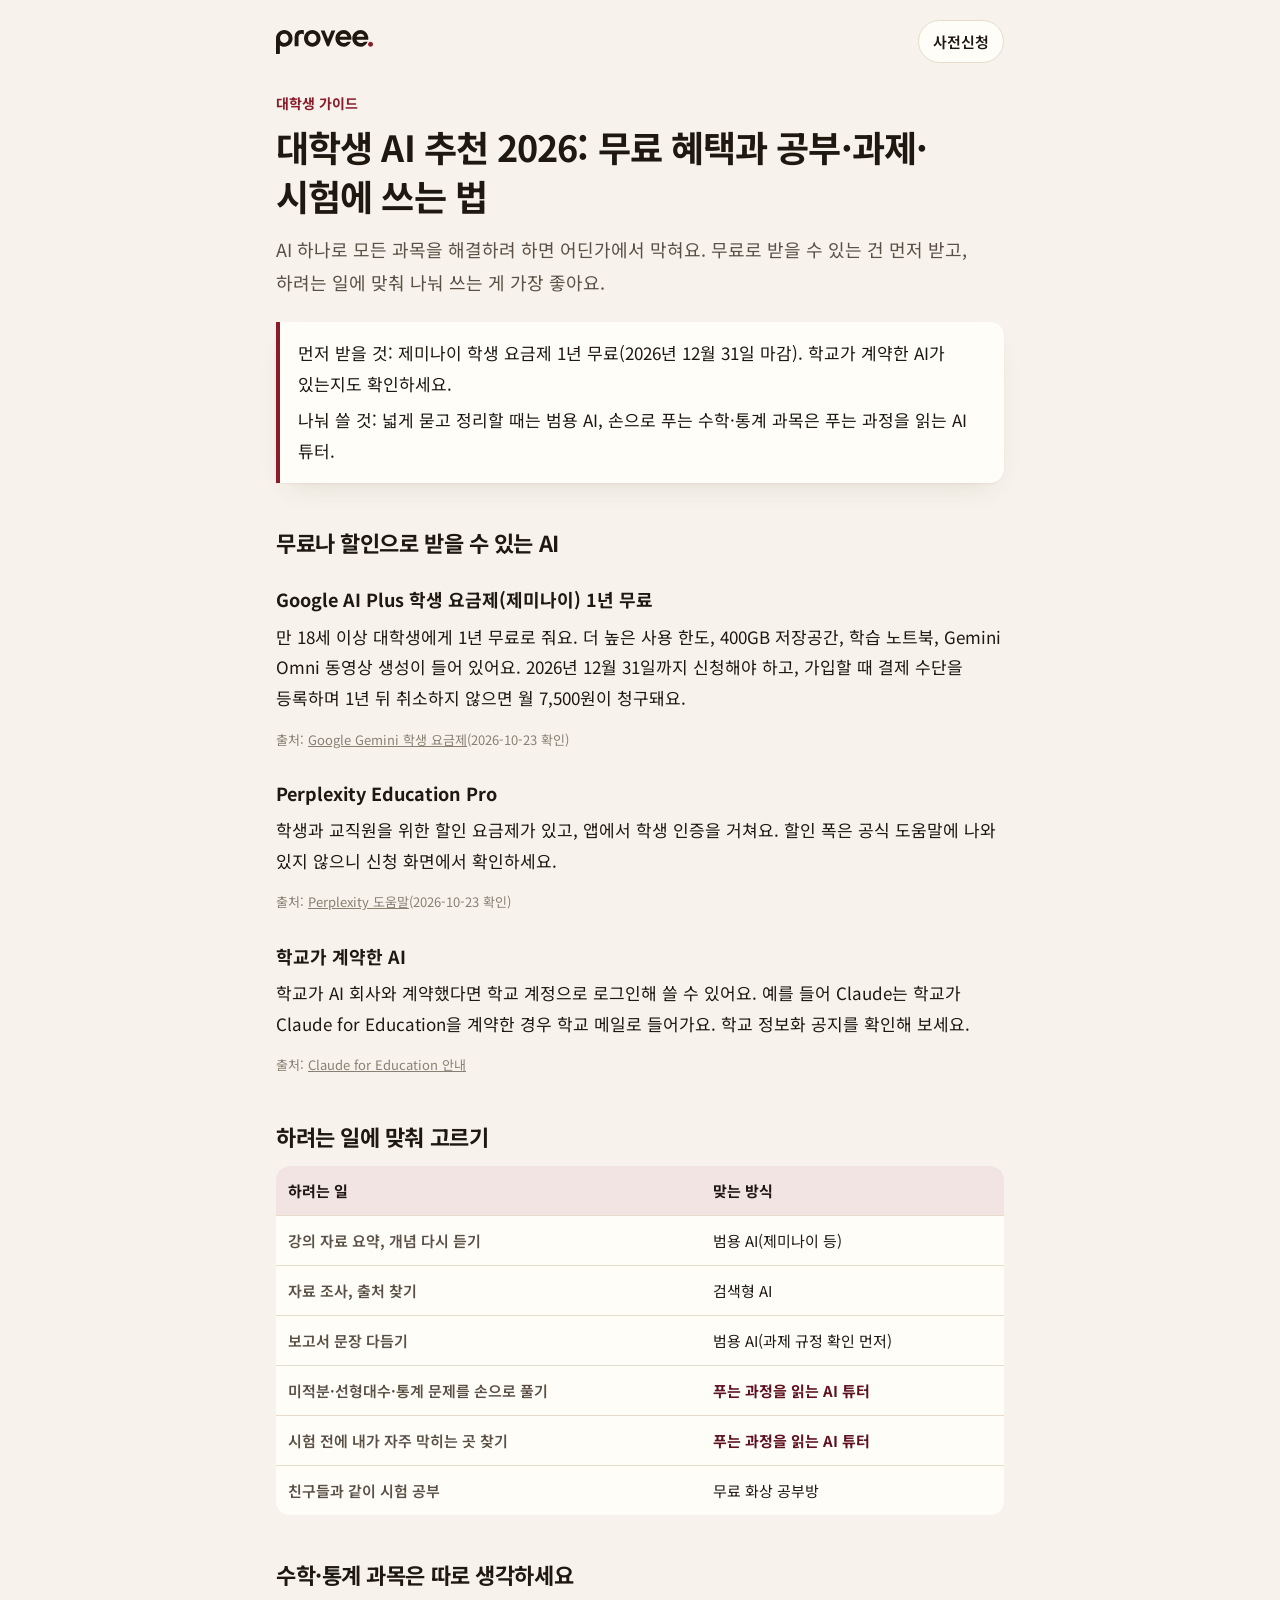
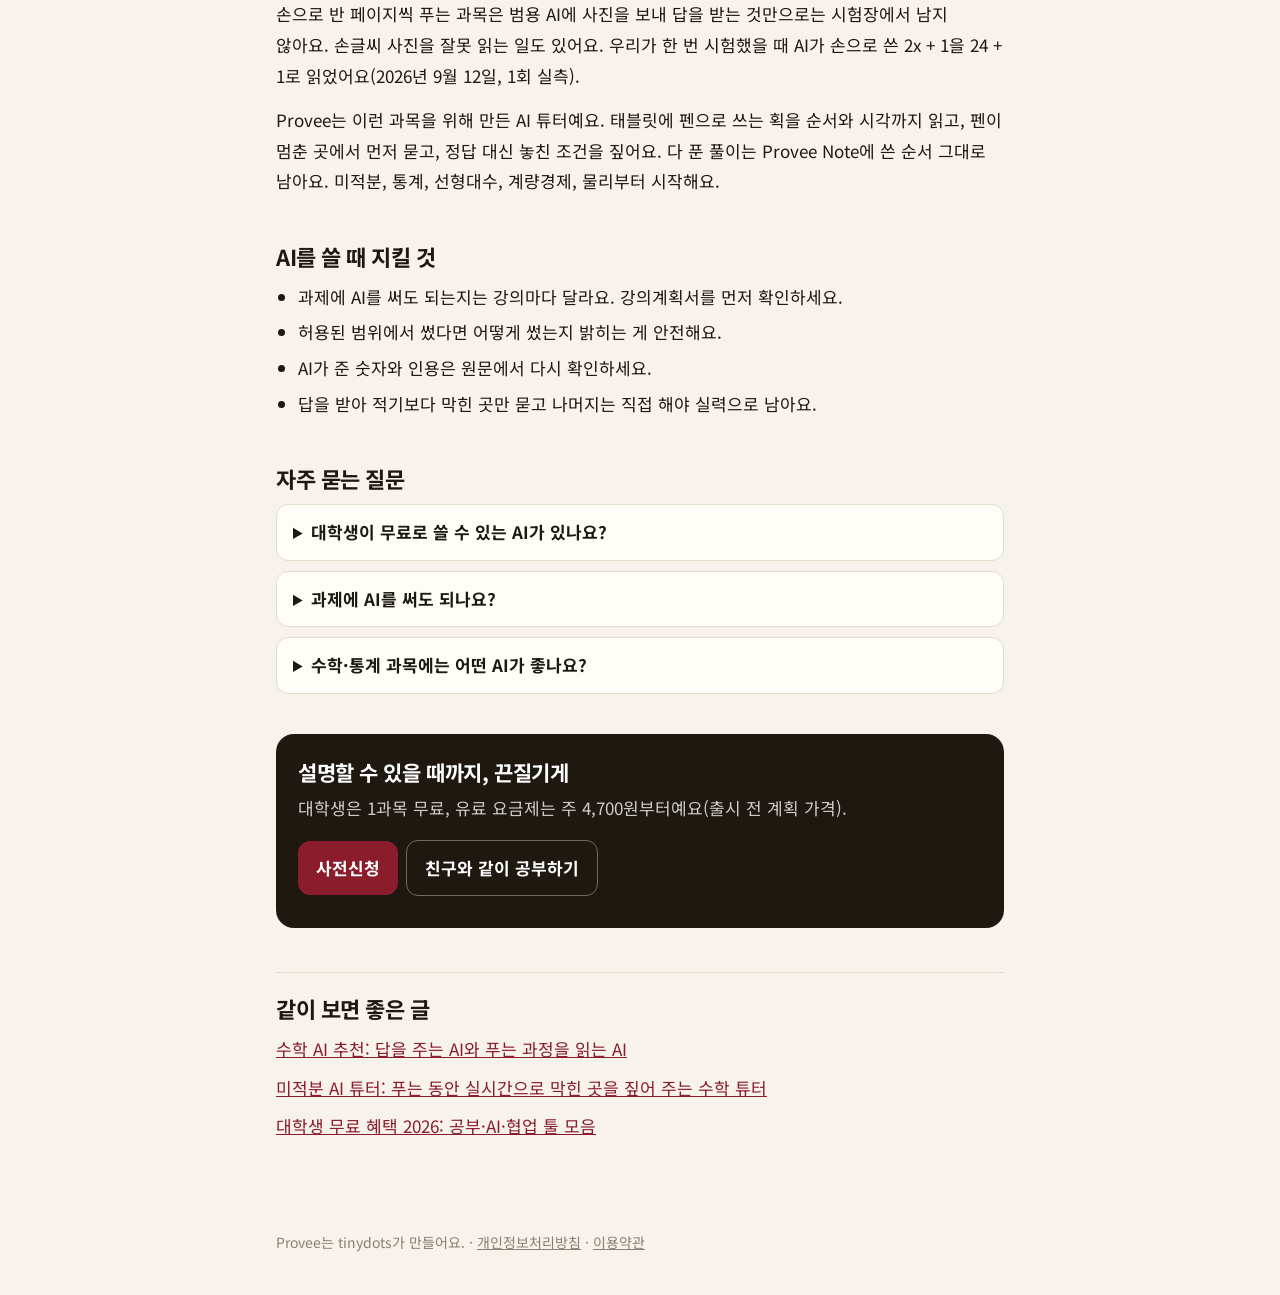
<file: guide/student-ai.html>
<!doctype html>
<html lang="ko">
<head>
<meta charset="utf-8">
<meta name="viewport" content="width=device-width, initial-scale=1">
<title>대학생 AI 추천 2026: 무료 혜택과 공부·과제·시험에 쓰는 법 | Provee</title>
<meta name="description" content="대학생이 2026년에 무료나 할인으로 쓸 수 있는 AI와, 공부·과제·시험 공부에 맞게 고르는 법을 정리했어요. 제미나이 학생 요금제 1년 무료, 학교 계약 AI, 수학 필기를 읽는 AI 튜터까지.">
<link rel="canonical" href="https://provee.kr/guide/student-ai">
<meta property="og:type" content="article">
<meta property="og:title" content="대학생 AI 추천 2026: 무료 혜택과 공부·과제·시험에 쓰는 법">
<meta property="og:description" content="무료로 받는 법부터 과목별로 고르는 법까지.">
<meta property="og:url" content="https://provee.kr/guide/student-ai">
<meta property="og:image" content="https://provee.kr/assets/brand/og-cover-3.jpg">
<link rel="icon" href="/assets/brand/favicon-64.png" type="image/png">
<link rel="preconnect" href="https://fonts.googleapis.com">
<link rel="preconnect" href="https://fonts.gstatic.com" crossorigin>
<link rel="stylesheet" href="https://fonts.googleapis.com/css2?family=Noto+Sans+KR:wght@400;600;700&display=swap">
<link rel="stylesheet" href="/guide/guide.css">
<script type="application/ld+json">{"@context":"https://schema.org","@graph":[
{"@type":"Article","headline":"대학생 AI 추천 2026: 무료 혜택과 공부·과제·시험에 쓰는 법","inLanguage":"ko-KR","datePublished":"2026-10-23","dateModified":"2026-10-23","mainEntityOfPage":"https://provee.kr/guide/student-ai","image":"https://provee.kr/assets/brand/og-cover-3.jpg","author":{"@type":"Organization","name":"tinydots","url":"https://tinydots.kr/"},"publisher":{"@type":"Organization","name":"tinydots","url":"https://tinydots.kr/"}},
{"@type":"FAQPage","mainEntity":[
{"@type":"Question","name":"대학생이 무료로 쓸 수 있는 AI가 있나요?","acceptedAnswer":{"@type":"Answer","text":"구글은 만 18세 이상 대학생에게 Google AI Plus(제미나이) 학생 요금제를 1년 무료로 줘요. 2026년 12월 31일까지 신청해야 하고, 가입할 때 결제 수단을 등록하며, 1년 뒤 취소하지 않으면 월 7,500원이 청구돼요."}},
{"@type":"Question","name":"과제에 AI를 써도 되나요?","acceptedAnswer":{"@type":"Answer","text":"강의마다 규정이 달라요. 강의계획서와 학교 지침을 먼저 확인하고, 허용된 범위에서 썼다면 어떻게 썼는지 밝히는 게 안전해요."}},
{"@type":"Question","name":"수학·통계 과목에는 어떤 AI가 좋나요?","acceptedAnswer":{"@type":"Answer","text":"넓게 묻고 개념을 다시 듣기에는 범용 AI가 좋아요. 손으로 길게 푸는 과목은 푸는 과정을 읽고 막힌 곳에서 되묻는 AI 튜터가 시험 실력으로 남아요. Provee가 이런 튜터예요."}}
]}]}</script>
</head>
<body>
<header class="top">
  <a href="/" aria-label="Provee 첫 화면"><img src="/guide/wordmark.svg" alt="provee." width="98" height="24"></a>
  <a class="go" href="/#join">사전신청</a>
</header>
<main>
  <p class="kick">대학생 가이드</p>
  <h1>대학생 AI 추천 2026: 무료 혜택과 공부·과제·시험에 쓰는 법</h1>
  <p class="lead">AI 하나로 모든 과목을 해결하려 하면 어딘가에서 막혀요. 무료로 받을 수 있는 건 먼저 받고, 하려는 일에 맞춰 나눠 쓰는 게 가장 좋아요.</p>

  <div class="ans">
    <p>먼저 받을 것: 제미나이 학생 요금제 1년 무료(2026년 12월 31일 마감). 학교가 계약한 AI가 있는지도 확인하세요.</p>
    <p>나눠 쓸 것: 넓게 묻고 정리할 때는 범용 AI, 손으로 푸는 수학·통계 과목은 푸는 과정을 읽는 AI 튜터.</p>
  </div>

  <h2>무료나 할인으로 받을 수 있는 AI</h2>
  <h3>Google AI Plus 학생 요금제(제미나이) 1년 무료</h3>
  <p>만 18세 이상 대학생에게 1년 무료로 줘요. 더 높은 사용 한도, 400GB 저장공간, 학습 노트북, Gemini Omni 동영상 생성이 들어 있어요. 2026년 12월 31일까지 신청해야 하고, 가입할 때 결제 수단을 등록하며 1년 뒤 취소하지 않으면 월 7,500원이 청구돼요.</p>
  <p class="src">출처: <a href="https://gemini.google/kr/students/" rel="nofollow noopener">Google Gemini 학생 요금제</a>(2026-10-23 확인)</p>
  <h3>Perplexity Education Pro</h3>
  <p>학생과 교직원을 위한 할인 요금제가 있고, 앱에서 학생 인증을 거쳐요. 할인 폭은 공식 도움말에 나와 있지 않으니 신청 화면에서 확인하세요.</p>
  <p class="src">출처: <a href="https://www.perplexity.ai/help-center/ko/articles/12590157" rel="nofollow noopener">Perplexity 도움말</a>(2026-10-23 확인)</p>
  <h3>학교가 계약한 AI</h3>
  <p>학교가 AI 회사와 계약했다면 학교 계정으로 로그인해 쓸 수 있어요. 예를 들어 Claude는 학교가 Claude for Education을 계약한 경우 학교 메일로 들어가요. 학교 정보화 공지를 확인해 보세요.</p>
  <p class="src">출처: <a href="https://support.claude.com/en/articles/11139144-use-claude-for-education-at-your-university" rel="nofollow noopener">Claude for Education 안내</a></p>

  <h2>하려는 일에 맞춰 고르기</h2>
  <div class="tbl wrap"><table>
    <thead><tr><th>하려는 일</th><th>맞는 방식</th></tr></thead>
    <tbody>
      <tr><td>강의 자료 요약, 개념 다시 듣기</td><td>범용 AI(제미나이 등)</td></tr>
      <tr><td>자료 조사, 출처 찾기</td><td>검색형 AI</td></tr>
      <tr><td>보고서 문장 다듬기</td><td>범용 AI(과제 규정 확인 먼저)</td></tr>
      <tr><td>미적분·선형대수·통계 문제를 손으로 풀기</td><td class="us">푸는 과정을 읽는 AI 튜터</td></tr>
      <tr><td>시험 전에 내가 자주 막히는 곳 찾기</td><td class="us">푸는 과정을 읽는 AI 튜터</td></tr>
      <tr><td>친구들과 같이 시험 공부</td><td>무료 화상 공부방</td></tr>
    </tbody>
  </table></div>

  <h2>수학·통계 과목은 따로 생각하세요</h2>
  <p>손으로 반 페이지씩 푸는 과목은 범용 AI에 사진을 보내 답을 받는 것만으로는 시험장에서 남지 않아요. 손글씨 사진을 잘못 읽는 일도 있어요. 우리가 한 번 시험했을 때 AI가 손으로 쓴 2x + 1을 24 + 1로 읽었어요(2026년 9월 12일, 1회 실측).</p>
  <p>Provee는 이런 과목을 위해 만든 AI 튜터예요. 태블릿에 펜으로 쓰는 획을 순서와 시각까지 읽고, 펜이 멈춘 곳에서 먼저 묻고, 정답 대신 놓친 조건을 짚어요. 다 푼 풀이는 Provee Note에 쓴 순서 그대로 남아요. 미적분, 통계, 선형대수, 계량경제, 물리부터 시작해요.</p>

  <h2>AI를 쓸 때 지킬 것</h2>
  <ul>
    <li>과제에 AI를 써도 되는지는 강의마다 달라요. 강의계획서를 먼저 확인하세요.</li>
    <li>허용된 범위에서 썼다면 어떻게 썼는지 밝히는 게 안전해요.</li>
    <li>AI가 준 숫자와 인용은 원문에서 다시 확인하세요.</li>
    <li>답을 받아 적기보다 막힌 곳만 묻고 나머지는 직접 해야 실력으로 남아요.</li>
  </ul>

  <h2>자주 묻는 질문</h2>
  <details><summary>대학생이 무료로 쓸 수 있는 AI가 있나요?</summary><p>구글은 만 18세 이상 대학생에게 Google AI Plus(제미나이) 학생 요금제를 1년 무료로 줘요. 2026년 12월 31일까지 신청해야 하고, 가입할 때 결제 수단을 등록하며, 1년 뒤 취소하지 않으면 월 7,500원이 청구돼요.</p></details>
  <details><summary>과제에 AI를 써도 되나요?</summary><p>강의마다 규정이 달라요. 강의계획서와 학교 지침을 먼저 확인하고, 허용된 범위에서 썼다면 어떻게 썼는지 밝히는 게 안전해요.</p></details>
  <details><summary>수학·통계 과목에는 어떤 AI가 좋나요?</summary><p>넓게 묻고 개념을 다시 듣기에는 범용 AI가 좋아요. 손으로 길게 푸는 과목은 푸는 과정을 읽고 막힌 곳에서 되묻는 AI 튜터가 시험 실력으로 남아요. Provee가 이런 튜터예요.</p></details>

  <section class="cta">
    <h2>설명할 수 있을 때까지, 끈질기게</h2>
    <p>대학생은 1과목 무료, 유료 요금제는 주 4,700원부터예요(출시 전 계획 가격).</p>
    <a href="/#join">사전신청</a><a class="sub" href="https://proveeground.kr">친구와 같이 공부하기</a>
  </section>

  <nav class="more" aria-label="다른 가이드">
    <h2>같이 보면 좋은 글</h2>
    <ul>
      <li><a href="/guide/math-ai">수학 AI 추천: 답을 주는 AI와 푸는 과정을 읽는 AI</a></li>
      <li><a href="/guide/calculus-ai-tutor">미적분 AI 튜터: 푸는 동안 실시간으로 막힌 곳을 짚어 주는 수학 튜터</a></li>
      <li><a href="https://proveeground.kr/guide/student-benefits">대학생 무료 혜택 2026: 공부·AI·협업 툴 모음</a></li>
    </ul>
  </nav>
</main>
<footer>Provee는 tinydots가 만들어요. · <a href="/privacy.html">개인정보처리방침</a> · <a href="/terms.html">이용약관</a></footer>
</body>
</html>
</file>
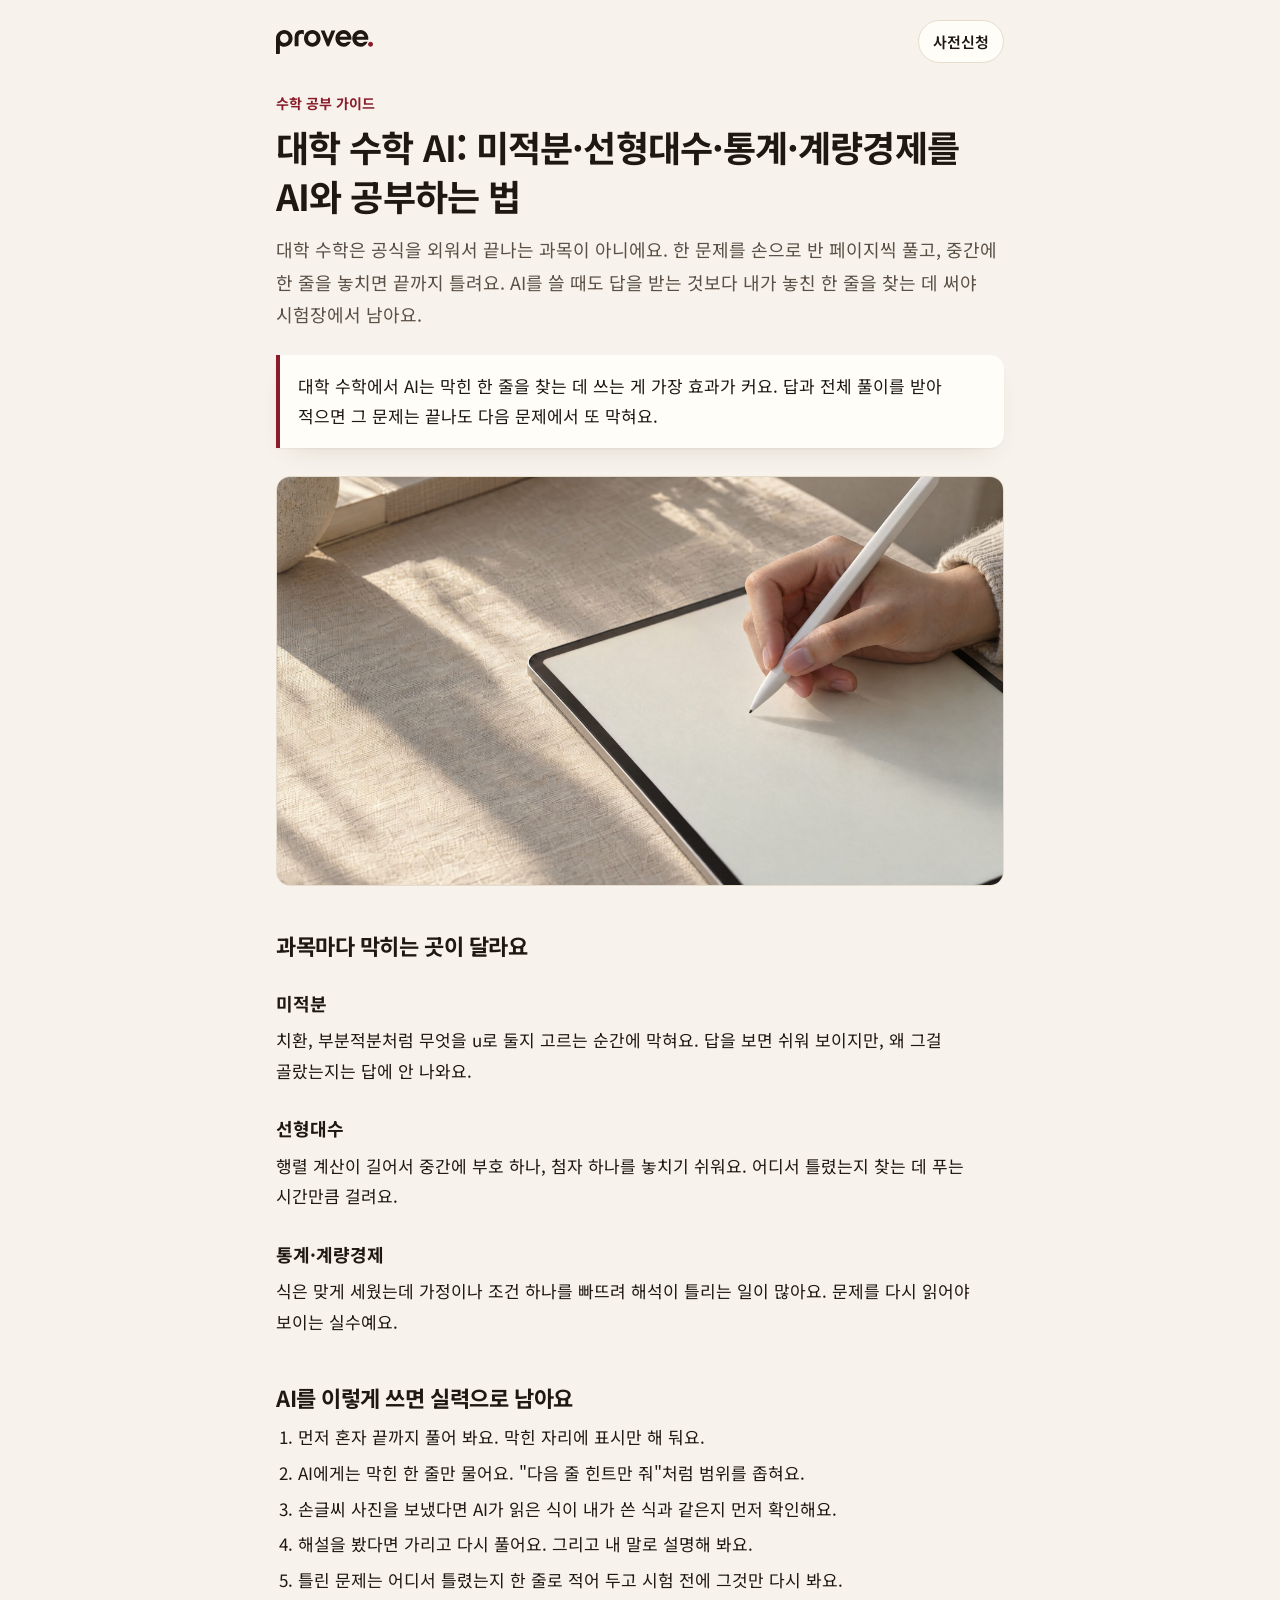
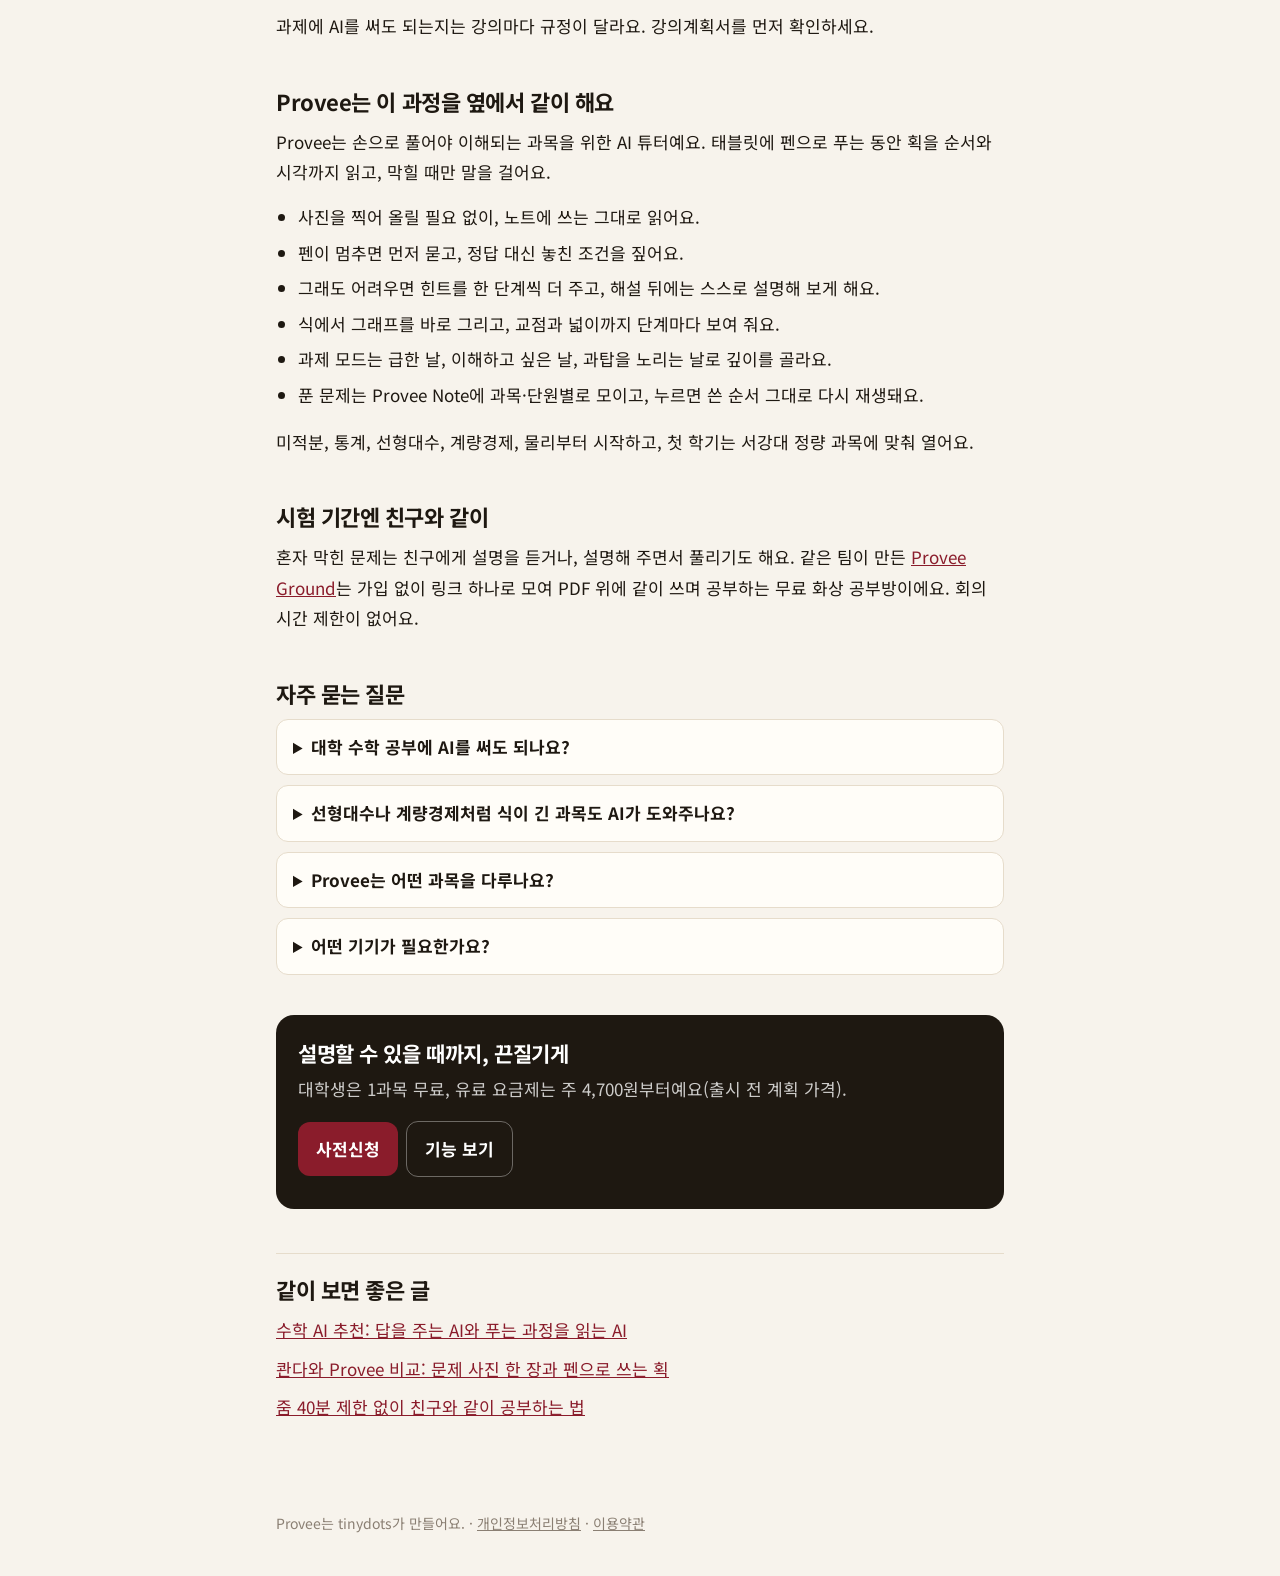
<file: guide/university-math-ai.html>
<!doctype html>
<html lang="ko">
<head>
<meta charset="utf-8">
<meta name="viewport" content="width=device-width, initial-scale=1">
<title>대학 수학 AI: 미적분·선형대수·통계·계량경제를 AI와 공부하는 법 | Provee</title>
<meta name="description" content="대학 수학은 손으로 길게 풀어야 이해되는 과목이에요. 미적분, 선형대수, 통계, 계량경제를 AI와 공부할 때 답을 받는 대신 풀 수 있게 되는 방법과 도구를 정리했어요.">
<link rel="canonical" href="https://provee.kr/guide/university-math-ai">
<meta property="og:type" content="article">
<meta property="og:title" content="대학 수학 AI: 미적분·선형대수·통계·계량경제를 AI와 공부하는 법">
<meta property="og:description" content="답을 받는 대신 풀 수 있게 되는 AI 공부법.">
<meta property="og:url" content="https://provee.kr/guide/university-math-ai">
<meta property="og:image" content="https://provee.kr/assets/brand/og-cover-3.jpg">
<link rel="icon" href="/assets/brand/favicon-64.png" type="image/png">
<link rel="preconnect" href="https://fonts.googleapis.com">
<link rel="preconnect" href="https://fonts.gstatic.com" crossorigin>
<link rel="stylesheet" href="https://fonts.googleapis.com/css2?family=Noto+Sans+KR:wght@400;600;700&display=swap">
<link rel="stylesheet" href="/guide/guide.css">
<script type="application/ld+json">{"@context":"https://schema.org","@graph":[
{"@type":"Article","headline":"대학 수학 AI: 미적분·선형대수·통계·계량경제를 AI와 공부하는 법","inLanguage":"ko-KR","datePublished":"2026-10-23","dateModified":"2026-10-23","mainEntityOfPage":"https://provee.kr/guide/university-math-ai","image":"https://provee.kr/assets/brand/og-cover-3.jpg","author":{"@type":"Organization","name":"tinydots","url":"https://tinydots.kr/"},"publisher":{"@type":"Organization","name":"tinydots","url":"https://tinydots.kr/"}},
{"@type":"FAQPage","mainEntity":[
{"@type":"Question","name":"대학 수학 공부에 AI를 써도 되나요?","acceptedAnswer":{"@type":"Answer","text":"써도 돼요. 다만 과제 규정은 강의마다 다르니 강의계획서를 먼저 확인하세요. 시험은 혼자 풀어야 하니 답을 받아 적기보다 막힌 곳만 묻고 나머지는 직접 푸는 쪽이 실력으로 남아요."}},
{"@type":"Question","name":"선형대수나 계량경제처럼 식이 긴 과목도 AI가 도와주나요?","acceptedAnswer":{"@type":"Answer","text":"도와줄 수 있어요. 다만 행렬이나 첨자가 많은 식을 손글씨 사진으로 보내면 잘못 읽을 수 있으니, AI가 읽은 식이 내가 쓴 식과 같은지 먼저 확인하세요."}},
{"@type":"Question","name":"Provee는 어떤 과목을 다루나요?","acceptedAnswer":{"@type":"Answer","text":"미적분, 통계, 선형대수, 계량경제, 물리처럼 손으로 풀며 배우는 과목이에요. 첫 학기는 서강대 정량 과목에 맞춰 열어요."}},
{"@type":"Question","name":"어떤 기기가 필요한가요?","acceptedAnswer":{"@type":"Answer","text":"펜으로 쓸 수 있는 태블릿이 가장 잘 맞아요. 웹 브라우저에서 열리고, 앱도 함께 준비하고 있어요."}}
]}]}</script>
</head>
<body>
<header class="top">
  <a href="/" aria-label="Provee 첫 화면"><img src="/guide/wordmark.svg" alt="provee." width="98" height="24"></a>
  <a class="go" href="/#join">사전신청</a>
</header>
<main>
  <p class="kick">수학 공부 가이드</p>
  <h1>대학 수학 AI: 미적분·선형대수·통계·계량경제를 AI와 공부하는 법</h1>
  <p class="lead">대학 수학은 공식을 외워서 끝나는 과목이 아니에요. 한 문제를 손으로 반 페이지씩 풀고, 중간에 한 줄을 놓치면 끝까지 틀려요. AI를 쓸 때도 답을 받는 것보다 내가 놓친 한 줄을 찾는 데 써야 시험장에서 남아요.</p>

  <div class="ans">
    <p>대학 수학에서 AI는 막힌 한 줄을 찾는 데 쓰는 게 가장 효과가 커요. 답과 전체 풀이를 받아 적으면 그 문제는 끝나도 다음 문제에서 또 막혀요.</p>
  </div>

  <figure>
    <img src="/img/hero-pen.jpg" alt="태블릿에 펜으로 풀이를 쓰는 손" width="2400" height="1350" loading="lazy">
  </figure>

  <h2>과목마다 막히는 곳이 달라요</h2>
  <h3>미적분</h3>
  <p>치환, 부분적분처럼 무엇을 u로 둘지 고르는 순간에 막혀요. 답을 보면 쉬워 보이지만, 왜 그걸 골랐는지는 답에 안 나와요.</p>
  <h3>선형대수</h3>
  <p>행렬 계산이 길어서 중간에 부호 하나, 첨자 하나를 놓치기 쉬워요. 어디서 틀렸는지 찾는 데 푸는 시간만큼 걸려요.</p>
  <h3>통계·계량경제</h3>
  <p>식은 맞게 세웠는데 가정이나 조건 하나를 빠뜨려 해석이 틀리는 일이 많아요. 문제를 다시 읽어야 보이는 실수예요.</p>

  <h2>AI를 이렇게 쓰면 실력으로 남아요</h2>
  <ol>
    <li>먼저 혼자 끝까지 풀어 봐요. 막힌 자리에 표시만 해 둬요.</li>
    <li>AI에게는 막힌 한 줄만 물어요. "다음 줄 힌트만 줘"처럼 범위를 좁혀요.</li>
    <li>손글씨 사진을 보냈다면 AI가 읽은 식이 내가 쓴 식과 같은지 먼저 확인해요.</li>
    <li>해설을 봤다면 가리고 다시 풀어요. 그리고 내 말로 설명해 봐요.</li>
    <li>틀린 문제는 어디서 틀렸는지 한 줄로 적어 두고 시험 전에 그것만 다시 봐요.</li>
  </ol>
  <p>과제에 AI를 써도 되는지는 강의마다 규정이 달라요. 강의계획서를 먼저 확인하세요.</p>

  <h2>Provee는 이 과정을 옆에서 같이 해요</h2>
  <p>Provee는 손으로 풀어야 이해되는 과목을 위한 AI 튜터예요. 태블릿에 펜으로 푸는 동안 획을 순서와 시각까지 읽고, 막힐 때만 말을 걸어요.</p>
  <ul>
    <li>사진을 찍어 올릴 필요 없이, 노트에 쓰는 그대로 읽어요.</li>
    <li>펜이 멈추면 먼저 묻고, 정답 대신 놓친 조건을 짚어요.</li>
    <li>그래도 어려우면 힌트를 한 단계씩 더 주고, 해설 뒤에는 스스로 설명해 보게 해요.</li>
    <li>식에서 그래프를 바로 그리고, 교점과 넓이까지 단계마다 보여 줘요.</li>
    <li>과제 모드는 급한 날, 이해하고 싶은 날, 과탑을 노리는 날로 깊이를 골라요.</li>
    <li>푼 문제는 Provee Note에 과목·단원별로 모이고, 누르면 쓴 순서 그대로 다시 재생돼요.</li>
  </ul>
  <p>미적분, 통계, 선형대수, 계량경제, 물리부터 시작하고, 첫 학기는 서강대 정량 과목에 맞춰 열어요.</p>

  <h2>시험 기간엔 친구와 같이</h2>
  <p>혼자 막힌 문제는 친구에게 설명을 듣거나, 설명해 주면서 풀리기도 해요. 같은 팀이 만든 <a href="https://proveeground.kr">Provee Ground</a>는 가입 없이 링크 하나로 모여 PDF 위에 같이 쓰며 공부하는 무료 화상 공부방이에요. 회의 시간 제한이 없어요.</p>

  <h2>자주 묻는 질문</h2>
  <details><summary>대학 수학 공부에 AI를 써도 되나요?</summary><p>써도 돼요. 다만 과제 규정은 강의마다 다르니 강의계획서를 먼저 확인하세요. 시험은 혼자 풀어야 하니 답을 받아 적기보다 막힌 곳만 묻고 나머지는 직접 푸는 쪽이 실력으로 남아요.</p></details>
  <details><summary>선형대수나 계량경제처럼 식이 긴 과목도 AI가 도와주나요?</summary><p>도와줄 수 있어요. 다만 행렬이나 첨자가 많은 식을 손글씨 사진으로 보내면 잘못 읽을 수 있으니, AI가 읽은 식이 내가 쓴 식과 같은지 먼저 확인하세요.</p></details>
  <details><summary>Provee는 어떤 과목을 다루나요?</summary><p>미적분, 통계, 선형대수, 계량경제, 물리처럼 손으로 풀며 배우는 과목이에요. 첫 학기는 서강대 정량 과목에 맞춰 열어요.</p></details>
  <details><summary>어떤 기기가 필요한가요?</summary><p>펜으로 쓸 수 있는 태블릿이 가장 잘 맞아요. 웹 브라우저에서 열리고, 앱도 함께 준비하고 있어요.</p></details>

  <section class="cta">
    <h2>설명할 수 있을 때까지, 끈질기게</h2>
    <p>대학생은 1과목 무료, 유료 요금제는 주 4,700원부터예요(출시 전 계획 가격).</p>
    <a href="/#join">사전신청</a><a class="sub" href="/#features">기능 보기</a>
  </section>

  <nav class="more" aria-label="다른 가이드">
    <h2>같이 보면 좋은 글</h2>
    <ul>
      <li><a href="/guide/math-ai">수학 AI 추천: 답을 주는 AI와 푸는 과정을 읽는 AI</a></li>
      <li><a href="/guide/qanda-vs-provee">콴다와 Provee 비교: 문제 사진 한 장과 펜으로 쓰는 획</a></li>
      <li><a href="https://proveeground.kr/guide/zoom-40min">줌 40분 제한 없이 친구와 같이 공부하는 법</a></li>
    </ul>
  </nav>
</main>
<footer>Provee는 tinydots가 만들어요. · <a href="/privacy.html">개인정보처리방침</a> · <a href="/terms.html">이용약관</a></footer>
</body>
</html>
</file>
<file: ground/ground.css>
/* Provee Ground 시작 화면 장면 스타일 이식본(provee.kr 06). 원본: kevintheeco/proveeground src/start/start.css
   클래스는 모두 sp- (장면) 또는 pg- (provee.kr 무대·탭). 색·크기는 Ground 원본 그대로 */
.sp{
  --cream:#F7F2E9;
  --cream-rgb:247,242,233;
  --cream-2:#EFE7DA;
  --paper:#FFFDF9;
  --ink:#262221;
  --ink-2:#4A433F;
  --ink-3:#6B625B;
  --line:rgba(38,34,33,.1);
  --wine:#8A1C2B;
  --wine-deep:#661320;
  --wine-tint:#F4E6E3;
  --sebin:#C8487A;
  --eunwoo:#3567C4;
  --sumin:#D9730D;
  --talk:#1E9E5A;
  --sans:"Pretendard Variable",Pretendard,-apple-system,BlinkMacSystemFont,"Apple SD Gothic Neo","Noto Sans KR",sans-serif;
  --num:"Poppins",var(--sans);
  --ease:cubic-bezier(.22,1,.36,1);
  --gutter:clamp(16px,5vw,72px);
  --shadow-paper:0 1px 2px rgba(70,45,20,.05),0 12px 28px -14px rgba(70,45,20,.16),0 40px 80px -40px rgba(70,45,20,.28);
  position:relative;
  color:var(--ink);
  font-family:var(--sans);font-size:17px;line-height:1.6;
  -webkit-font-smoothing:antialiased;text-rendering:optimizeLegibility;
  word-break:keep-all;overflow-wrap:break-word;
}
:where(.sp) *{box-sizing:border-box}
.sp-main{overflow-x:clip}
:where(.sp) :where(button,input){font:inherit;color:inherit}
:where(.sp) button{cursor:pointer}
:where(.sp) a{color:inherit}
:where(.sp) img{display:block;max-width:100%}
.sp-sr{position:absolute;width:1px;height:1px;margin:-1px;overflow:hidden;clip:rect(0 0 0 0);white-space:nowrap}
.sp-ico{width:20px;height:20px;flex:none;fill:none;stroke:currentColor;stroke-width:1.7;stroke-linecap:round;stroke-linejoin:round}
:where(.sp) :focus-visible{outline:2px solid var(--wine);outline-offset:3px}
/* 줄바꿈: 한글은 단어 중간에서 끊지 않고(keep-all), 뜻 덩어리(.sp-u)는 통째로, 제목은 줄 길이를 고르게 */
.sp-u{white-space:nowrap}
.sp :where(h1,h2,h3){text-wrap:balance}
.sp :where(p,li){text-wrap:pretty}

.sp-stage{transition-delay:.14s}
.sp-feat.sp-on .sp-copy h2,.sp-feat.sp-on .sp-copy p,.sp-feat.sp-on .sp-stage{opacity:1;transform:none}
.sp-stage{position:relative}
.sp-fit{transform-origin:50% 0}

.sp-paper{
  position:relative;background:var(--paper);border-radius:28px;
  border:1px solid rgba(38,34,33,.07);box-shadow:var(--shadow-paper);
}
.sp-dots{background-image:radial-gradient(rgba(38,34,33,.15) 1.1px,transparent 1.4px);background-size:22px 22px;background-position:11px 11px}
.sp-paper.sp-dots{background-color:var(--paper)}
/* 원격 커서 (피그마식 화살표 + 이름표) */
.sp-cur{position:absolute;left:0;top:0;z-index:5;pointer-events:none;opacity:0;color:var(--c);will-change:transform}
.sp-cur svg{position:absolute;left:-2px;top:-2px;width:20px;height:22px;filter:drop-shadow(0 1px 1.5px rgba(30,20,10,.3))}
.sp-cur .sp-tag{
  position:absolute;left:15px;top:19px;display:inline-flex;align-items:center;gap:5px;white-space:nowrap;
  height:26px;padding:0 10px 0 7px;border-radius:999px;background:var(--c);color:#fff;
  font-size:13.5px;font-weight:650;letter-spacing:-.01em;box-shadow:0 4px 12px -4px rgba(30,20,10,.35);
}
.sp-cur.sp-flip .sp-tag{left:auto;right:4px}
.sp-c-sebin{--c:var(--sebin)}
.sp-c-eunwoo{--c:var(--eunwoo)}

/* 손글씨 획 */
.sp-st{fill:none;stroke-linecap:round;stroke-linejoin:round}
.sp-st-ink{stroke:#2A2523;stroke-width:5.4}
.sp-st-eu{stroke:var(--eunwoo);stroke-width:4.4}
.sp-st-eu-thin{stroke:var(--eunwoo);stroke-width:3.8}
.sp-st-wine{stroke:var(--wine);stroke-width:3.2}
.sp-area{fill:var(--eunwoo);opacity:0}

/* 장면 ① 한 노트에 같이 */
.sp-f1-paper{padding:62px 40px 36px}
.sp-who{position:absolute;top:18px;right:20px;display:flex;align-items:center}
.sp-av{
  width:34px;height:34px;border-radius:50%;display:grid;place-items:center;font-size:17px;line-height:1;
  border:2.5px solid var(--paper);margin-left:-8px;background:var(--bg);
}
.sp-av-me{--bg:#FBE6D0}.sp-av-se{--bg:#F8DDE7}.sp-av-eu{--bg:#DCE6F7}
.sp-av-eu{opacity:0;transform:scale(.6)}
.sp-f1-board{position:relative;aspect-ratio:648/404}
.sp-f1-board .sp-formula{position:absolute;left:0;top:0;width:60%}
.sp-f1-board .sp-graph{position:absolute;right:1%;bottom:0;width:45%}
.sp-sv{position:relative}
.sp-sv svg{display:block;width:100%;height:auto;overflow:visible}

/* 장면 ② 노션처럼 쓰고 그 위에 */
.sp-f2-paper{padding:52px 54px 40px;overflow:visible}
.sp-doc{position:relative}
.sp-blk{opacity:0}
.sp-doc h3{margin:0 0 14px;font-size:31px;line-height:1.3;font-weight:780;letter-spacing:-.035em}
.sp-doc p{margin:0 0 22px;font-size:18.5px;line-height:1.7;color:var(--ink-2)}
.sp-hl{position:relative;display:inline-block;white-space:nowrap;isolation:isolate}  /* inline-block: 사파리는 inline 기준 절대위치 자식의 left·right 폭을 타자 전(빈 글) 크기로 굳혀 형광펜이 10px로 보였다 */
.sp-hl-bar{position:absolute;left:-3px;right:-3px;bottom:.08em;height:.62em;z-index:-1;border-radius:3px 6px 4px 5px;background:#FFE07A;transform:scaleX(0);transform-origin:0 50%;opacity:.95}
.sp-callout{display:flex;align-items:center;gap:12px;padding:17px 20px;margin:0 0 18px;border-radius:14px;background:#FBF1D9;font-size:18.5px;font-weight:550;color:var(--ink)}
.sp-callout .sp-emo{font-size:20px;line-height:1}
.sp-callout{transition:background-color .25s,padding .25s}
.sp-callout.sp-plain{background:transparent;padding-left:0}
.sp-callout.sp-plain .sp-emo{display:none}
/* 은우가 치는 글자 끝의 캐럿(협업 캐럿처럼 이름표) — 치는 동안은 그대로, 멈추면 깜빡 */
.sp-tcaret{position:relative;display:inline-block;width:2px;height:1.15em;margin:0 1px -.18em;border-radius:1px;background:var(--eunwoo);opacity:0}
.sp-tcaret b{position:absolute;left:-1px;bottom:100%;margin-bottom:2px;padding:1px 6px;border-radius:5px 5px 5px 0;background:var(--eunwoo);color:#fff;font-size:11px;font-weight:700;line-height:1.5;white-space:nowrap;letter-spacing:0}
.sp-tcaret.sp-on{opacity:1}
.sp-tcaret.sp-idle{animation:sp-blink 1.05s steps(1) infinite}
@keyframes sp-blink{0%,50%{opacity:1}51%,100%{opacity:0}}
.sp-slash{position:absolute;left:0;top:0;z-index:4;width:188px;padding:6px;border-radius:12px;background:#fff;border:1px solid var(--line);
  box-shadow:0 16px 36px -14px rgba(60,40,20,.45);opacity:0;pointer-events:none}
.sp-slash-i{display:flex;align-items:center;gap:10px;height:34px;padding:0 8px;border-radius:8px;font-size:14px;font-weight:600;color:var(--ink)}
.sp-slash-i i{width:24px;height:24px;display:grid;place-items:center;border-radius:6px;background:#F4EFE7;font-style:normal;font-size:12px;font-weight:700;color:var(--ink-2)}
.sp-slash-i.sp-sel{background:#F4E6E3}
.sp-circ{position:relative;white-space:nowrap;font-weight:700}
.sp-circ svg{position:absolute;left:-.6em;top:-.75em;width:calc(100% + 1.2em);height:calc(100% + 1.5em);overflow:visible;pointer-events:none}
.sp-todo{display:flex;align-items:center;gap:13px;padding:7px 2px;font-size:18.5px;color:var(--ink)}
.sp-todo .sp-box{width:22px;height:22px;flex:none;border-radius:7px;border:1.8px solid rgba(38,34,33,.34);display:grid;place-items:center}
.sp-todo.sp-done{color:var(--ink-3)}
.sp-todo.sp-done .sp-box{background:var(--ink);border-color:var(--ink)}
.sp-todo.sp-done .sp-box svg{width:14px;height:14px;stroke:#fff;stroke-width:2.6;fill:none;stroke-linecap:round;stroke-linejoin:round}

/* 장면 ② PDF·사진 올리고 그 위에 — 쪽 단위(PU) 세계를 카메라처럼 줄였다 키운다 */
.sp-fp-paper{height:clamp(360px,52vh,470px);overflow:hidden}
.sp-fp-in{position:absolute;inset:0}
/* 왼쪽 자료 패널(실제 앱의 자료 스테이지 모양): 쪽 썸네일 → 한 쪽 골라 [노트에 붙이기] */
.sp-fp-panel{position:absolute;left:0;top:0;bottom:0;z-index:2;width:200px;display:flex;flex-direction:column;gap:8px;padding:12px;
  background:#fff;border-right:1px solid var(--line);box-shadow:6px 0 24px -20px rgba(60,40,20,.5)}
.sp-fp-ph{display:flex;align-items:baseline;gap:6px;white-space:nowrap}
.sp-fp-ph b{font-size:13px;font-weight:700}
.sp-fp-ph span{font-size:11.5px;color:var(--ink-3)}
.sp-fp-empty{position:absolute;left:12px;right:12px;top:42%;font-size:12.5px;line-height:1.5;color:var(--ink-3);text-align:center}
.sp-fp-list{flex:1;min-height:0;display:flex;flex-direction:column;gap:8px;overflow:hidden}
.sp-fp-th{position:relative;flex:none;height:96px;border-radius:8px;overflow:hidden;border:1px solid var(--line);background:#FAF8F4;opacity:0}
.sp-fp-th img{width:100%;height:100%;object-fit:cover;object-position:50% 0}
.sp-fp-th i{position:absolute;right:6px;bottom:6px;min-width:20px;height:20px;padding:0 6px;border-radius:999px;background:rgba(38,34,33,.62);color:#fff;font-style:normal;font-family:var(--num);font-size:11px;font-weight:500;display:grid;place-items:center}
.sp-fp-th.sp-sel{border:2px solid var(--wine)}
.sp-fp-bar{display:flex;flex-direction:column;gap:6px;opacity:0}
.sp-fp-nav{display:flex;align-items:center;justify-content:center;gap:10px;font-size:12px;color:var(--ink-3)}
.sp-fp-nav b{font-family:var(--num);font-weight:500;font-size:12.5px;color:var(--ink)}
.sp-fp-paste,.sp-fp-all{height:32px;display:grid;place-items:center;border-radius:9px;font-size:13px;font-weight:700;white-space:nowrap}
.sp-fp-paste{background:var(--wine);color:#fff;box-shadow:0 2px 0 var(--wine-deep)}
.sp-fp-all{border:1px solid var(--line);color:var(--ink-2);font-weight:600}
.sp-fp-page{position:absolute;left:0;top:0;z-index:1;width:640px;height:832px;transform-origin:0 0;background:#fff;border-radius:8px;overflow:hidden;opacity:0;
  box-shadow:0 2px 6px rgba(60,40,20,.14),0 18px 44px -18px rgba(60,40,20,.38)}
.sp-fp-page img{width:100%;height:100%;object-fit:cover}
.sp-fp-ink{position:absolute;left:0;top:0;width:640px;height:832px;overflow:visible;mix-blend-mode:multiply;pointer-events:none}
.sp-fp-hl{fill:#FFE07A}
.sp-fp-ink .sp-st-wine{stroke-width:5.2}
.sp-fp-ink .sp-st-eu{stroke-width:4.6}
.sp-fp-file{
  position:absolute;left:0;top:0;z-index:4;display:flex;align-items:center;gap:12px;white-space:nowrap;
  padding:12px 18px 12px 12px;border-radius:16px;background:#fff;border:1px solid var(--line);
  box-shadow:0 18px 40px -18px rgba(60,40,20,.45);opacity:0;font-size:15px;font-weight:650;color:var(--ink)
}
.sp-fp-file b{display:grid;place-items:center;width:40px;height:48px;border-radius:8px;background:var(--wine);color:#fff;font-family:var(--num);font-size:12px;font-weight:600;letter-spacing:.04em}
.sp-fp-file em{font-style:normal;font-weight:500;color:var(--ink-3);font-size:14px}
.sp-fp-photo{position:absolute;left:0;top:0;z-index:3;padding:6px 6px 16px;border-radius:6px;background:#fff;opacity:0;
  box-shadow:0 2px 4px rgba(40,25,10,.12),0 20px 40px -16px rgba(40,25,10,.45)}
.sp-fp-photo img{width:100%;height:auto;border-radius:3px}
.sp-fpdf .sp-cur{z-index:6}

/* 장면 ③ 얼굴 보며 · 이름 누르면 그 화면으로 */
.sp-win{position:relative;padding:14px;border-radius:28px;background:var(--paper);border:1px solid rgba(38,34,33,.07);box-shadow:var(--shadow-paper)}
.sp-win-top{display:flex;align-items:center;gap:8px;padding:2px 4px 14px}
.sp-chip{
  position:relative;display:inline-flex;align-items:center;gap:8px;height:40px;padding:0 15px 0 5px;border-radius:999px;
  background:#F4EFE7;border:1.5px solid transparent;font-size:15px;font-weight:650;color:var(--ink);white-space:nowrap;
  transition:background .25s,border-color .25s,color .25s;
}
.sp-chip i{width:30px;height:30px;border-radius:50%;display:grid;place-items:center;background:#fff;font-style:normal;font-size:16px;line-height:1}
.sp-chip.sp-sel{background:#E3EBF9;border-color:var(--eunwoo);color:#1F4C9C}
.sp-chip .sp-ripple{position:absolute;left:50%;top:50%;width:64px;height:64px;margin:-32px 0 0 -32px;border-radius:50%;border:2px solid var(--eunwoo);opacity:0;pointer-events:none}
.sp-win-body{display:grid;grid-template-columns:minmax(0,1fr) 196px;gap:14px;height:clamp(300px,42vh,400px)}
.sp-board{position:relative;border-radius:18px;overflow:hidden;border:1px solid var(--line);background-color:#FFFEFB}
.sp-world{position:absolute;inset:0;transform-origin:0 0;display:grid;grid-template-columns:1.55fr 1fr;align-items:center;gap:30px;padding:30px 40px}
.sp-frame{position:absolute;inset:0;border-radius:18px;box-shadow:inset 0 0 0 3px var(--eunwoo);opacity:0;pointer-events:none}
.sp-follow{
  position:absolute;top:14px;left:50%;z-index:6;display:flex;align-items:center;gap:9px;white-space:nowrap;
  height:40px;padding:0 6px 0 6px;border-radius:999px;background:var(--eunwoo);color:#fff;font-size:14.5px;font-weight:650;
  box-shadow:0 10px 24px -10px rgba(30,60,120,.55);opacity:0;transform:translateX(-50%);
}
.sp-follow i{width:28px;height:28px;border-radius:50%;display:grid;place-items:center;background:#fff;font-style:normal;font-size:15px;line-height:1}
.sp-follow b{height:28px;display:grid;place-items:center;padding:0 12px;border-radius:999px;background:#fff;color:#1F4C9C;font-size:13px;font-weight:700}
.sp-win-body > *{min-height:0}
.sp-cams{display:grid;grid-template-rows:repeat(3,minmax(0,1fr));gap:12px}
.sp-cam{position:relative;margin:0;border-radius:16px;overflow:hidden;background:#D9CFC2;opacity:0}
.sp-cam video{display:block;width:100%;height:100%;object-fit:cover;object-position:50% 38%;background:#2A2320}
.sp-cam-se video{object-position:50% 30%}
.sp-cam-me video{transform:scaleX(-1)} /* 내 칸은 거울처럼 */
.sp-cam .sp-ring{position:absolute;inset:0;border-radius:inherit;box-shadow:inset 0 0 0 3.5px var(--talk);opacity:0;transition:opacity .22s}
.sp-cam.sp-talking .sp-ring{opacity:1}
.sp-cam figcaption{
  position:absolute;left:8px;bottom:8px;display:flex;align-items:center;gap:6px;
  height:27px;padding:0 10px;border-radius:999px;background:rgba(30,24,22,.6);color:#fff;font-size:13px;font-weight:650;
  -webkit-backdrop-filter:blur(6px);backdrop-filter:blur(6px);
}
.sp-bars{display:none;align-items:flex-end;gap:2px;height:12px}
.sp-bars span{width:3px;height:100%;border-radius:2px;background:#6EE7A0;transform-origin:50% 100%;animation:sp-talk .9s ease-in-out infinite}
.sp-bars span:nth-child(2){animation-delay:-.3s}.sp-bars span:nth-child(3){animation-delay:-.6s}
@keyframes sp-talk{0%,100%{transform:scaleY(.3)}50%{transform:scaleY(1)}}
.sp-cam.sp-talking .sp-bars{display:flex}
.sp-f3:not(.sp-live) .sp-bars span{animation-play-state:paused}
.sp-pointer{position:absolute;left:0;top:0;z-index:8;opacity:0;pointer-events:none}
.sp-pointer svg{position:absolute;left:-3px;top:-2px;width:24px;height:27px;filter:drop-shadow(0 2px 3px rgba(30,20,10,.35))}

@media (max-width:760px){
  .sp-f1-paper{padding:46px 18px 18px;border-radius:24px}
  .sp-who{top:12px;right:14px}
  .sp-av{width:30px;height:30px;font-size:15px}
  .sp-f1-board{aspect-ratio:318/300}
  .sp-f1-board .sp-formula{width:100%}
  .sp-f1-board .sp-graph{width:58%;right:3%}
  .sp-cur .sp-tag{font-size:12.5px;height:24px;top:18px}
  .sp-f2-paper{padding:28px 22px 24px;border-radius:24px}
  .sp-fp-paper{height:360px;border-radius:24px}
  .sp-fp-file{font-size:14px;padding:10px 14px 10px 10px}
  .sp-fp-panel{width:min(228px,70%)}
  .sp-slash{width:170px}
  .sp-fp-th{height:70px}
  .sp-fp-all{display:none}
  .sp-doc h3{font-size:22px;margin-bottom:10px}
  .sp-doc p{font-size:16px;margin-bottom:16px}
  .sp-callout{font-size:15.5px;padding:13px 14px;gap:10px;margin-bottom:12px}
  .sp-todo{font-size:15.5px;padding:5px 0;gap:11px}
  .sp-todo .sp-box{width:20px;height:20px}
  .sp-win{padding:10px;border-radius:24px}
  .sp-win-top{padding:2px 2px 10px;gap:6px}
  .sp-chip{height:36px;font-size:14px;padding:0 12px 0 4px;gap:6px}
  .sp-chip i{width:28px;height:28px;font-size:15px}
  .sp-win-body{grid-template-columns:1fr;height:auto;gap:10px}
  .sp-board{height:250px}
  .sp-world{grid-template-columns:1.5fr 1fr;padding:16px 18px;gap:14px}
  .sp-follow{top:10px;height:34px;font-size:13px;gap:7px}
  .sp-follow i{width:24px;height:24px;font-size:13px}
  .sp-follow b{height:24px;font-size:12px;padding:0 9px}
  .sp-cams{grid-template-rows:none;grid-template-columns:repeat(3,minmax(0,1fr));gap:8px}
  .sp-cam{aspect-ratio:4/3;border-radius:12px}
  .sp-cam figcaption{left:5px;bottom:5px;height:23px;padding:0 8px;font-size:12px}
}

/* ── provee.kr 무대: 장면 하나씩, 위 탭으로 고르기 ── */
.pg{max-width:880px;border-radius:28px;background:var(--cream);padding:clamp(14px,2.2vw,28px);box-shadow:inset 0 0 0 1px rgba(38,34,33,.06);overflow:hidden;overflow:clip} /* 커서 이름표가 무대 밖(폰에선 화면 밖)으로 나가 페이지가 옆으로 밀리지 않게 */
.pg-tabs{display:flex;gap:6px;flex-wrap:wrap;margin-bottom:clamp(14px,2vw,22px)}
.pg-tab{position:relative;overflow:hidden;display:inline-flex;align-items:center;gap:7px;height:38px;padding:0 15px 0 12px;border:0;border-radius:999px;background:rgba(38,34,33,.06);color:var(--ink-2);font:650 14px/1 var(--sans);letter-spacing:-.01em;cursor:pointer;transition:background .2s,color .2s}
.pg-tab i{font-style:normal;font-size:15px}
.pg-tab[aria-selected="true"]{background:var(--paper);color:var(--ink);box-shadow:0 1px 2px rgba(70,45,20,.08),0 6px 16px -8px rgba(70,45,20,.3)}
.pg-tab[aria-selected="true"]::after{content:"";position:absolute;left:14px;right:14px;bottom:5px;height:2px;border-radius:2px;background:var(--wine);transform-origin:left;animation:pgfill var(--d,8s) linear forwards}
@keyframes pgfill{from{transform:scaleX(0)}to{transform:none}}
.pg+.scap{max-width:880px;text-align:left}
.pg-sc{display:none}.pg-sc.pg-on{display:block}
.pg-sc .sp-stage{opacity:1;transform:none}
.pg-f3 .sp-win-body{height:clamp(300px,36vw,400px)}
@media (max-width:760px){.pg-tab{height:34px;padding:0 12px 0 10px;font-size:13px}.pg-tab i{font-size:13px}}
@media (prefers-reduced-motion:reduce){.pg *,.pg *::before,.pg *::after{animation:none!important;transition:none!important}.pg .sp-tcaret{opacity:1}}
</file>
<file: guide/guide.css>
/* 검색어 안내 글 공통(2026-10-23 SEO 2단계). 색은 provee.kr index.html 토큰과 같게 */
:root{
  --cream:#F7F3EC; --paper:#FFFDF8; --ink:#1E1811; --ink-2:#5A5046; --ink-3:#8A7F73;
  --line:#E6DCCB; --wine:#8A1C2B; --wine-deep:#5E1220; --wine-tint:#F3E4E4;
  --sans:"Noto Sans KR","Apple SD Gothic Neo",system-ui,sans-serif;
}
*{ box-sizing:border-box; }
body{ margin:0; background:var(--cream); color:var(--ink); font:17px/1.8 var(--sans); word-break:keep-all; -webkit-font-smoothing:antialiased; }
a{ color:var(--wine); }
.top{ max-width:760px; margin:0 auto; padding:20px 16px 0; display:flex; align-items:center; justify-content:space-between; }
.top img{ height:24px; width:auto; display:block; }
.top a.go{ font-size:15px; font-weight:600; text-decoration:none; color:var(--ink); background:var(--paper); border:1px solid var(--line); border-radius:999px; padding:7px 14px; }
main{ max-width:760px; margin:0 auto; padding:28px 16px 72px; }
.kick{ color:var(--wine); font-weight:700; font-size:14px; margin:0 0 6px; }
h1{ font-size:clamp(26px,5.4vw,36px); line-height:1.35; letter-spacing:-.025em; margin:0 0 14px; }
.lead{ font-size:18px; color:var(--ink-2); margin:0 0 24px; }
.ans{ background:var(--paper); border-left:4px solid var(--wine); border-radius:0 14px 14px 0; padding:16px 18px; margin:0 0 28px; box-shadow:0 1px 2px rgba(70,45,20,.05),0 12px 28px -14px rgba(70,45,20,.16); }
.ans p{ margin:0; }
.ans p + p{ margin-top:6px; }
h2{ font-size:22px; letter-spacing:-.02em; line-height:1.4; margin:44px 0 10px; }
h3{ font-size:18px; margin:26px 0 6px; }
p{ margin:0 0 14px; }
ul,ol{ padding-left:22px; margin:0 0 16px; }
li{ margin:5px 0; }
figure{ margin:22px 0 26px; }
figure img{ width:100%; height:auto; display:block; border-radius:14px; border:1px solid var(--line); background:var(--paper); }
figcaption{ font-size:14px; color:var(--ink-3); margin-top:8px; }
.tbl{ overflow-x:auto; margin:14px 0 8px; -webkit-overflow-scrolling:touch; }
table{ border-collapse:collapse; width:100%; min-width:520px; background:var(--paper); border-radius:14px; overflow:hidden; font-size:15px; }
th,td{ text-align:left; padding:11px 12px; border-bottom:1px solid var(--line); vertical-align:top; }
thead th{ background:var(--wine-tint); font-weight:700; }
tbody tr:last-child td{ border-bottom:0; }
td.us{ font-weight:700; color:var(--wine-deep); }
.src{ font-size:13px; color:var(--ink-3); margin:6px 0 0; }
.src a{ color:var(--ink-3); }
.cta{ margin:40px 0 0; background:var(--ink); color:#fff; border-radius:18px; padding:24px 22px; }
.cta h2{ color:#fff; margin:0 0 6px; font-size:21px; }
.cta p{ color:rgba(255,255,255,.78); margin:0 0 16px; }
.cta a{ display:inline-block; background:var(--wine); color:#fff; text-decoration:none; font-weight:700; border-radius:12px; padding:12px 18px; margin:0 8px 8px 0; }
.cta a.sub{ background:transparent; border:1px solid rgba(255,255,255,.35); }
details{ background:var(--paper); border:1px solid var(--line); border-radius:12px; padding:12px 16px; margin:10px 0; }
summary{ font-weight:700; cursor:pointer; }
details p{ margin:8px 0 0; }
.more{ margin:44px 0 0; padding-top:20px; border-top:1px solid var(--line); }
.more ul{ list-style:none; padding:0; }
.more li{ margin:8px 0; }
footer{ max-width:760px; margin:0 auto; padding:0 16px 40px; font-size:14px; color:var(--ink-3); }
footer a{ color:var(--ink-3); }
tbody td:first-child{ white-space:nowrap; color:var(--ink-2); font-weight:600; }
.more h2{ margin-top:0; }
.wrap tbody td:first-child{ white-space:normal; }
</file>
